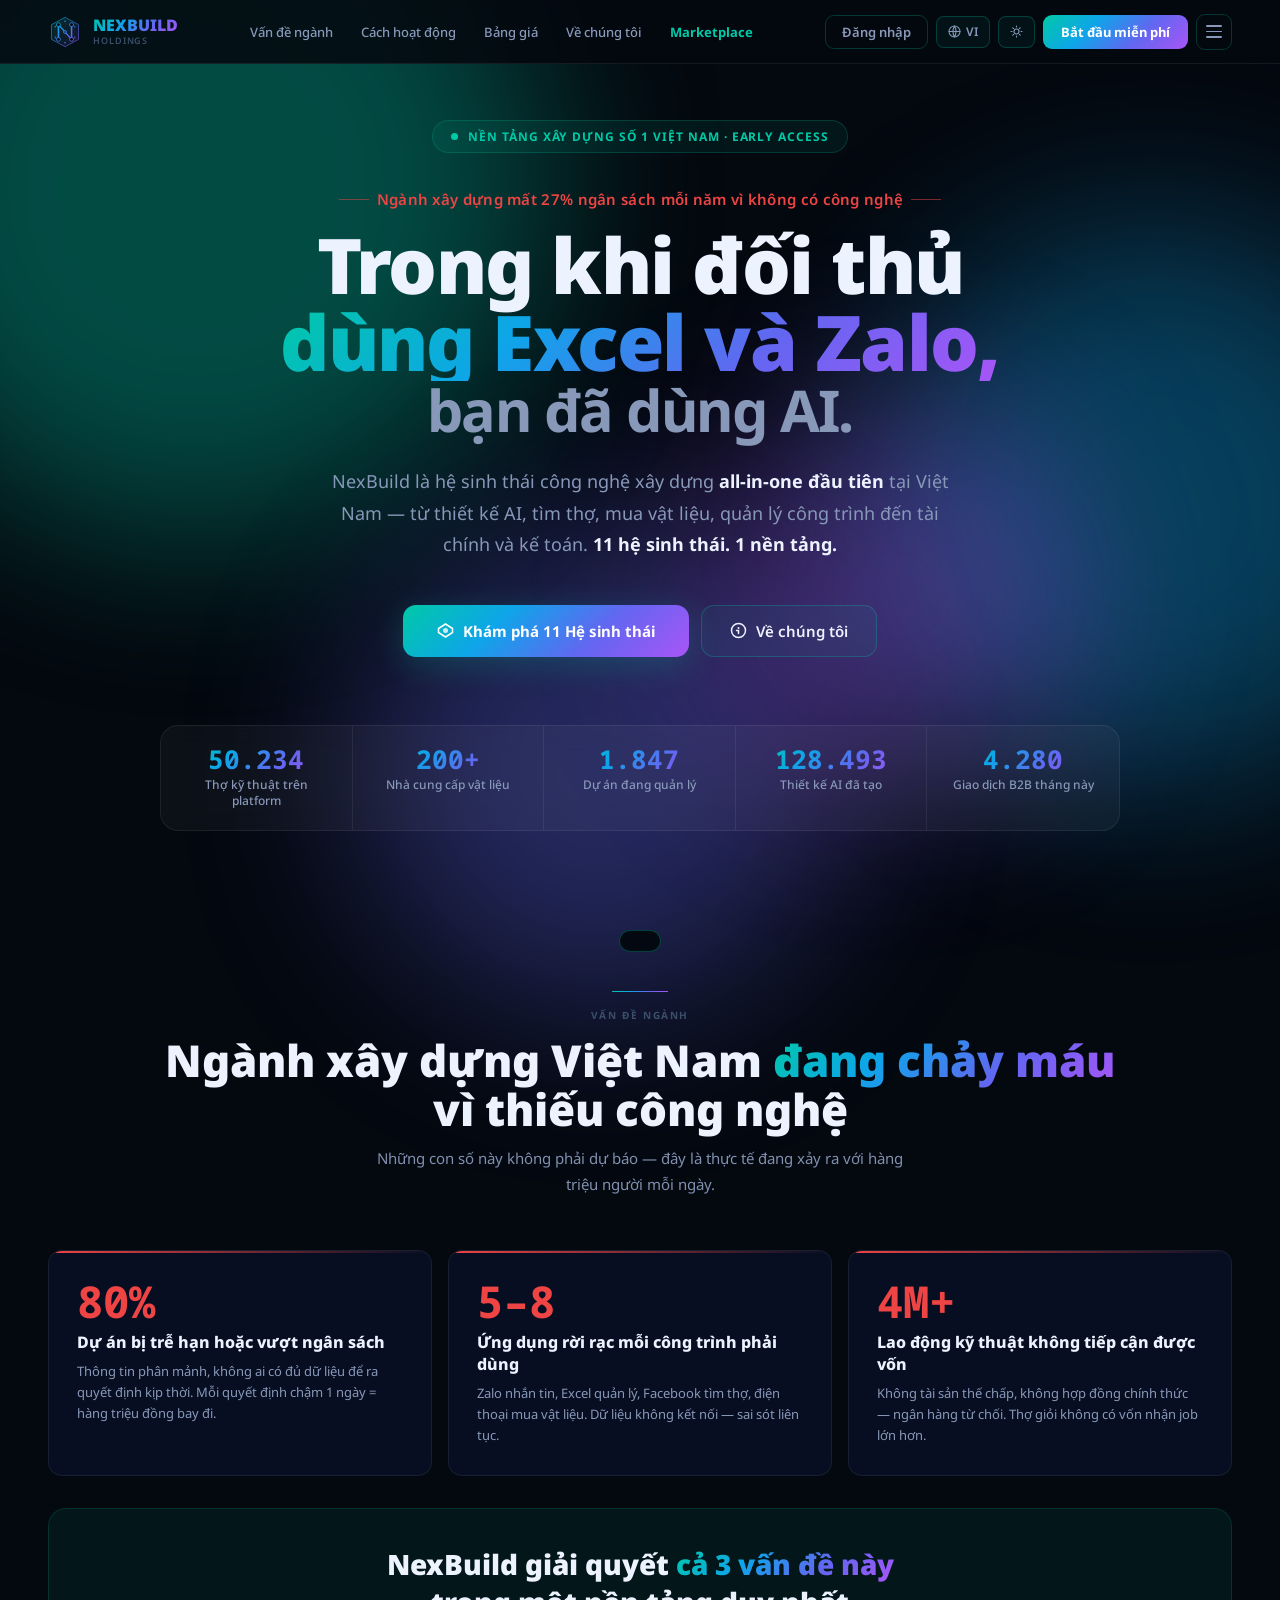
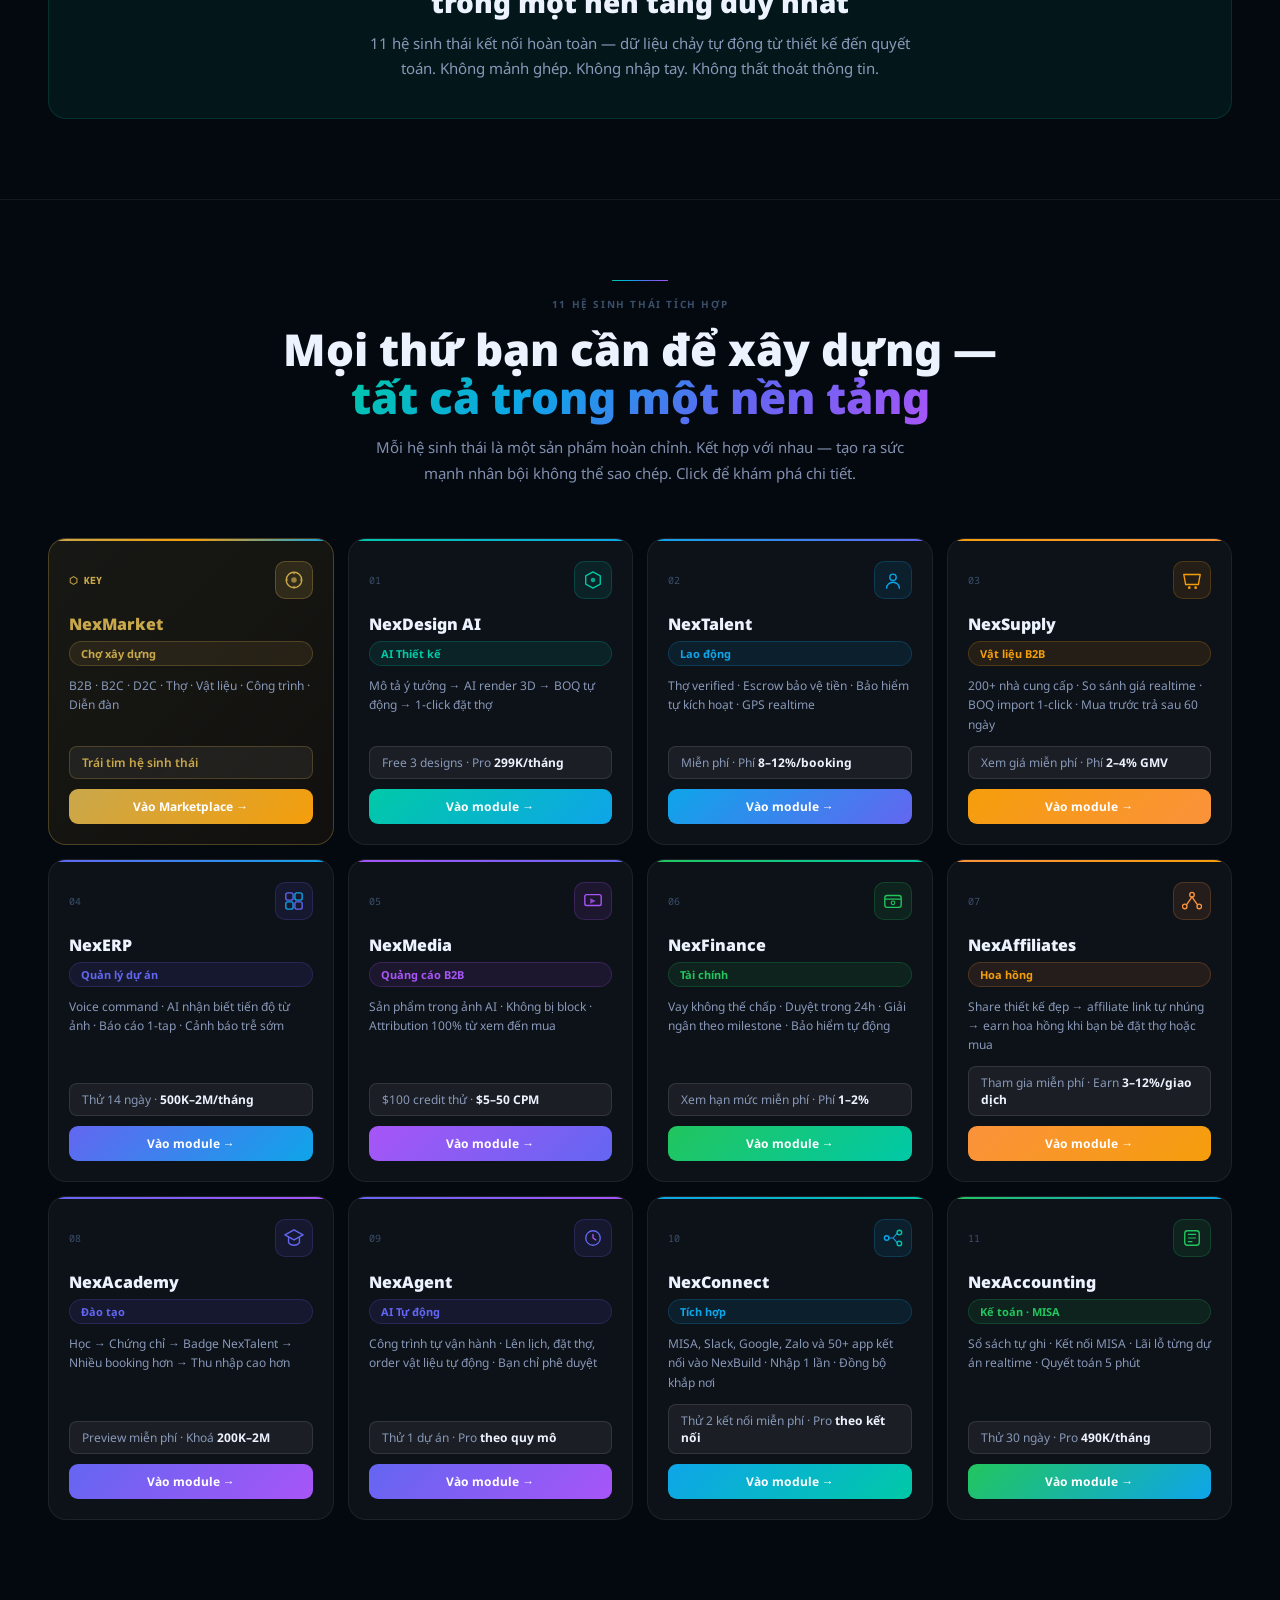
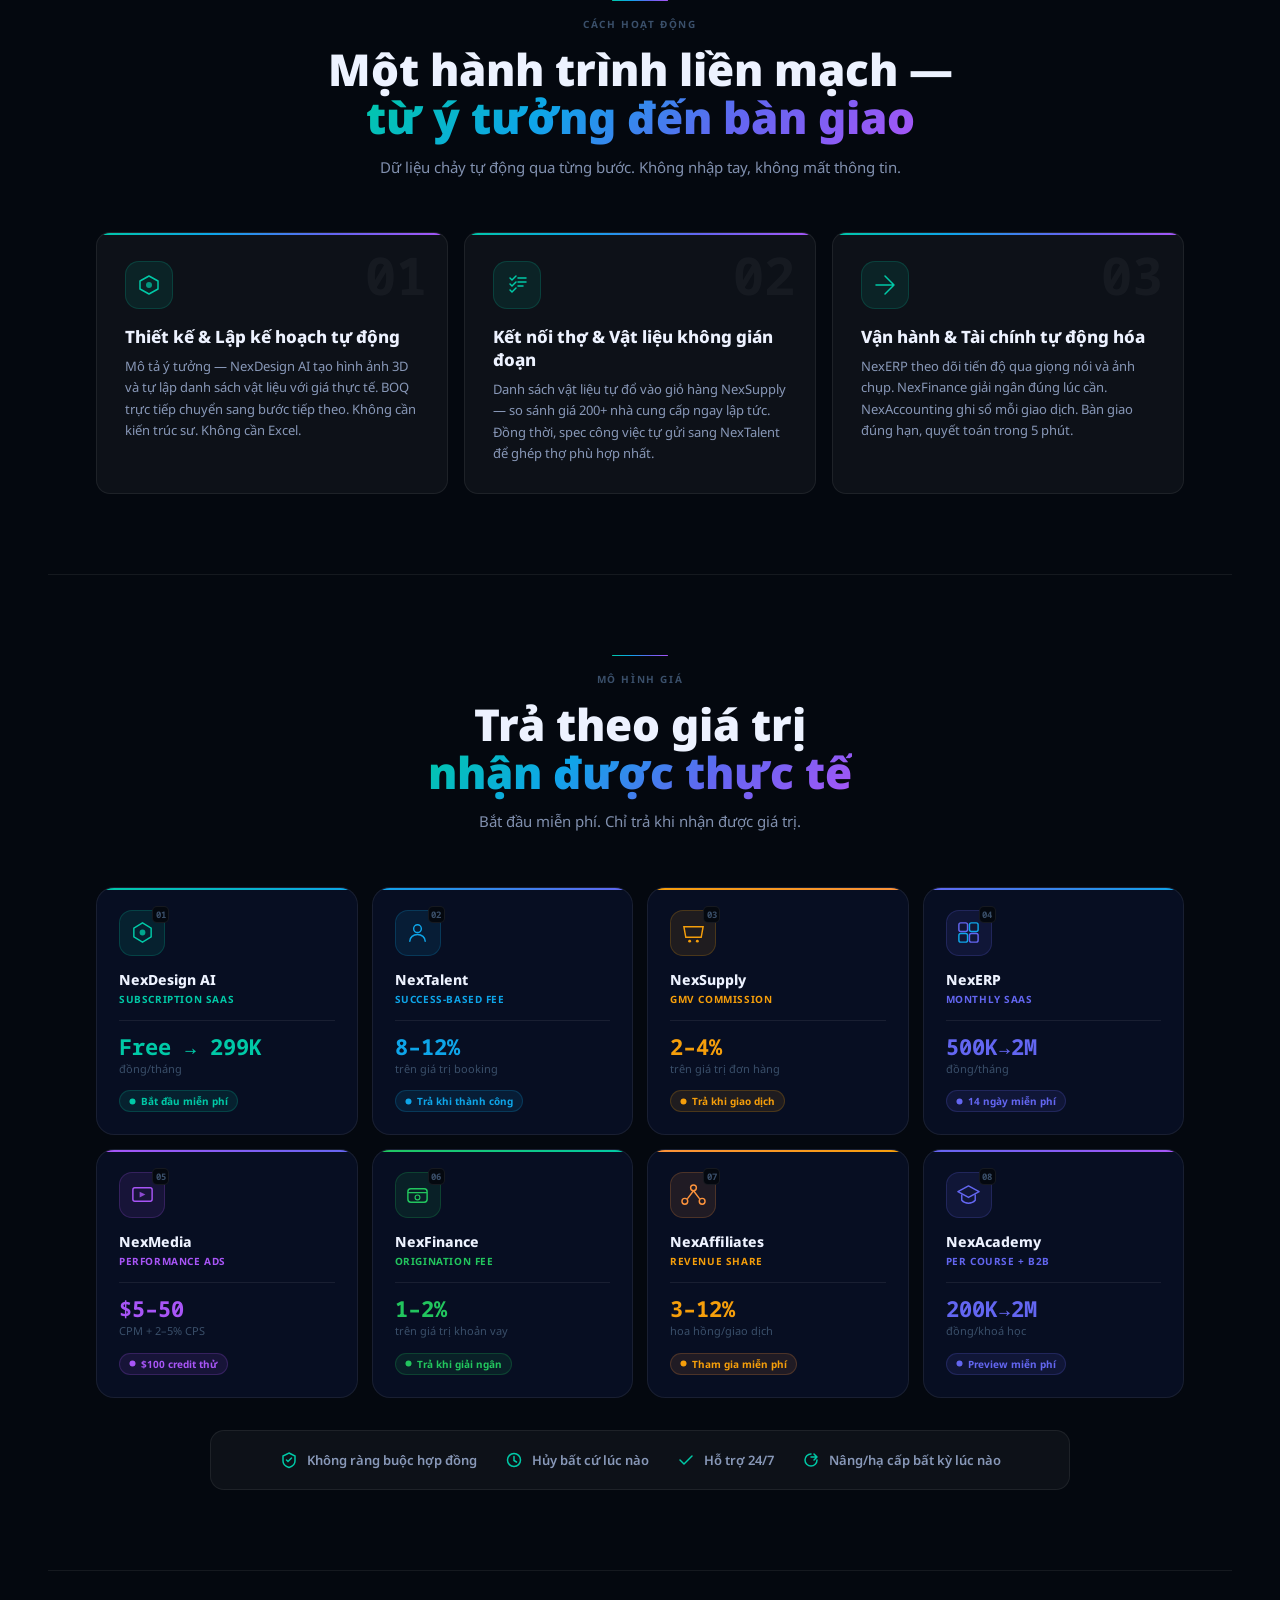
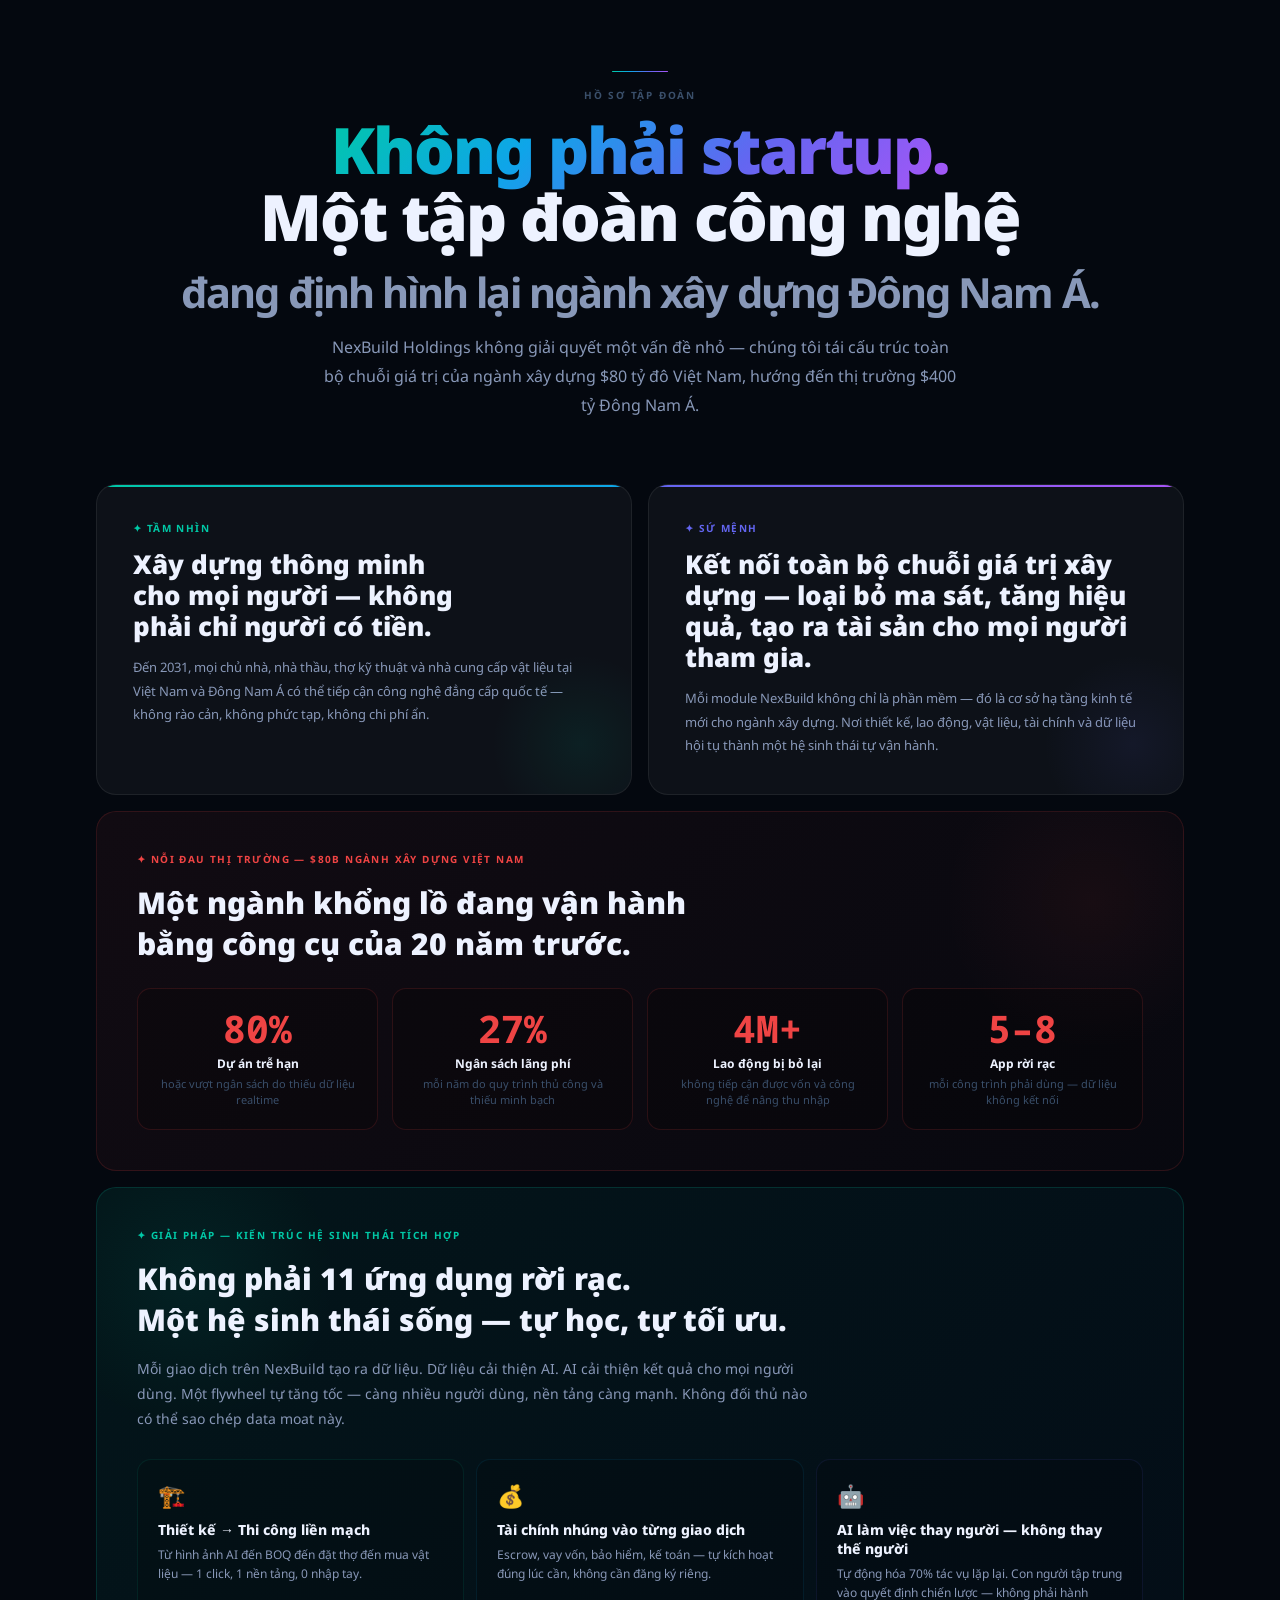
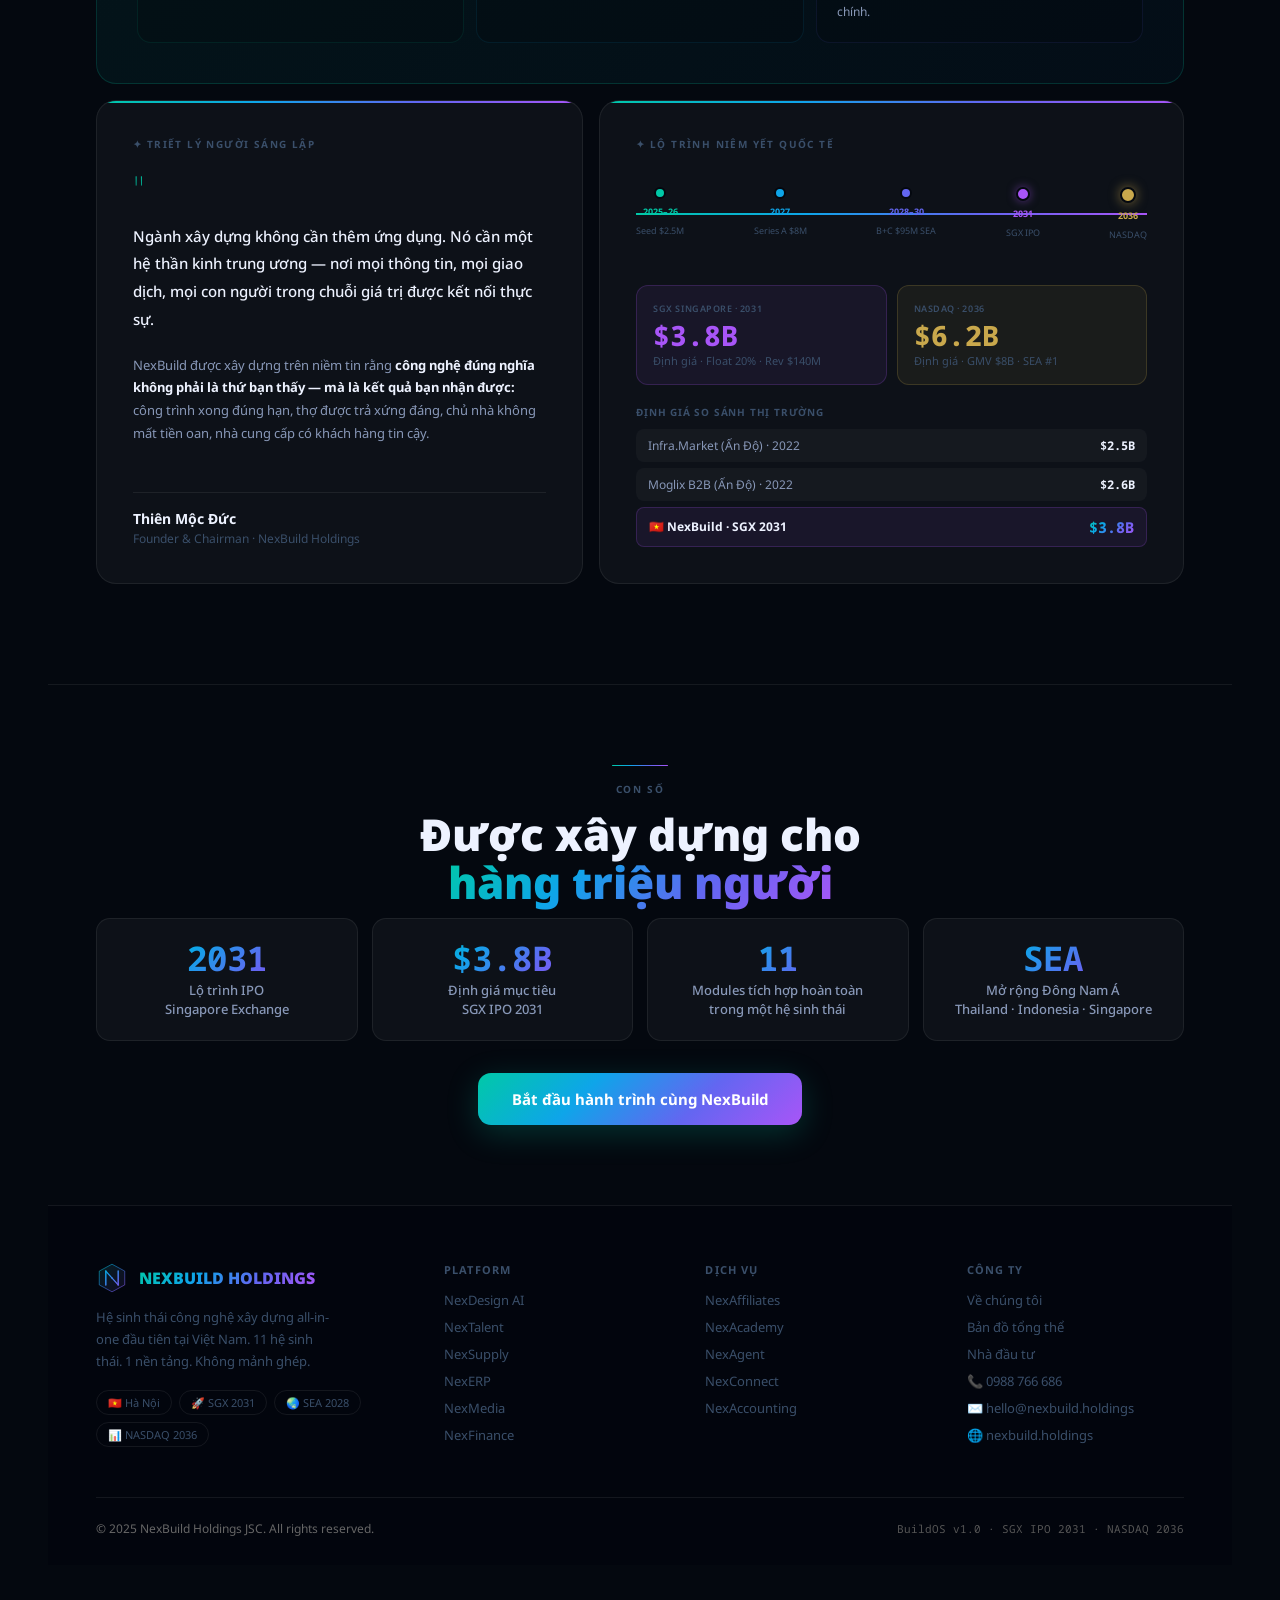
<file: public/index.html>
<!DOCTYPE html>
<html lang="vi" data-theme="dark">
<head>
<meta charset="UTF-8">
<meta name="viewport" content="width=device-width, initial-scale=1.0">
<title>NexBuild Holdings — Hệ sinh thái xây dựng thông minh</title>
<link href="https://fonts.googleapis.com/css2?family=Noto+Sans:ital,wght@0,300;0,400;0,500;0,600;0,700;0,900&family=Noto+Sans+Mono:wght@400;600&display=swap" rel="stylesheet">
<style>
*{margin:0;padding:0;box-sizing:border-box}

/* ── DARK THEME ── */
[data-theme="dark"]{
  --bg0:#04080F;--bg1:#080F1C;--bg2:#0D1828;--bg3:#132034;
  --text:#EDF2FF;--text2:#8898B8;--text3:#3A4F6A;
  --bdr:rgba(255,255,255,.07);--bdr2:rgba(0,201,167,.25);
  --sur:rgba(255,255,255,.04);--sur2:rgba(0,201,167,.06);
  --card-bg:rgba(255,255,255,.04);--card-bdr:rgba(255,255,255,.07);
  --hdr-bg:rgba(4,8,15,.85);--orb-op:.35;
  --prob-bg:rgba(8,16,36,.92);--bridge-bg:rgba(0,201,167,.08);
  --px-bg:rgba(8,16,36,.92);--footer-bg:rgba(3,6,14,.98);
}

/* ── LIGHT THEME ── */
[data-theme="light"]{
  --bg0:#F8F9FF;--bg1:#FFFFFF;--bg2:#EFF1FF;--bg3:#E4E7FF;
  --text:#0A1020;--text2:#2A3A55;--text3:#6A7A95;
  --bdr:rgba(99,102,241,.12);--bdr2:rgba(99,102,241,.2);
  --sur:rgba(255,255,255,.7);--sur2:rgba(255,255,255,.92);
  --card-bg:rgba(255,255,255,.92);--card-bdr:rgba(99,102,241,.13);
  --hdr-bg:rgba(255,255,255,.82);--orb-op:.18;
  --prob-bg:rgba(255,255,255,.92);--bridge-bg:rgba(0,201,167,.08);
  --px-bg:rgba(255,255,255,.9);--footer-bg:rgba(8,15,28,.97);
}

:root{
  --c1:#00C9A7;--c2:#0EA5E9;--indigo:#6366F1;--violet:#A855F7;
  --gold:#C9A84C;--red:#EF4444;--green:#22C55E;--amber:#F59E0B;
  --grad:linear-gradient(135deg,#00C9A7,#0EA5E9,#6366F1,#A855F7);
  --r:14px;--tr:.22s cubic-bezier(.4,0,.2,1);
}

html{scroll-behavior:smooth}
html{overflow-y:auto}
body{font-family:"Noto Sans",sans-serif;background:var(--bg0);color:var(--text);-webkit-font-smoothing:antialiased;overflow-x:hidden;overflow-y:auto;transition:background .35s,color .35s;position:relative}




.orb{position:fixed;border-radius:50%;filter:blur(90px);pointer-events:none;z-index:0;animation:drift 14s ease-in-out infinite alternate;opacity:var(--orb-op)}
.o1{width:700px;height:700px;background:#00C9A7;top:-18%;left:-12%;animation-delay:0s}
.o2{width:560px;height:560px;background:#0EA5E9;top:25%;right:-12%;animation-delay:-4s}
.o3{width:480px;height:480px;background:#6366F1;bottom:-12%;left:28%;animation-delay:-8s}
.o4{width:380px;height:380px;background:#A855F7;top:45%;left:55%;animation-delay:-11s}
@keyframes drift{0%{transform:translate(0,0) scale(1)}40%{transform:translate(28px,-38px) scale(1.07)}70%{transform:translate(-18px,26px) scale(.94)}100%{transform:translate(12px,18px) scale(1.04)}}

/* ── HEADER ── */
.hdr{position:fixed;top:0;left:0;right:0;z-index:200;display:flex;align-items:center;justify-content:space-between;padding:0 48px;height:64px;background:var(--hdr-bg);backdrop-filter:blur(28px);border-bottom:1px solid var(--bdr);transition:all .3s}
.hdr.scrolled{box-shadow:0 4px 30px rgba(0,0,0,.2)}
.logo{display:flex;align-items:center;gap:11px;text-decoration:none;cursor:pointer;flex-shrink:0}
.logo-txt{display:flex;flex-direction:column}
.logo-main{font-size:16px;font-weight:900;line-height:1;background:var(--grad);-webkit-background-clip:text;-webkit-text-fill-color:transparent;background-clip:text}
.logo-sub{font-size:9px;font-weight:600;color:var(--text3);letter-spacing:.1em;text-transform:uppercase;margin-top:1px}
.hdr-nav{display:flex;align-items:center;gap:2px;flex:1;justify-content:center}
.nav-a{height:32px;padding:0 13px;border-radius:8px;font-size:13px;font-weight:500;color:var(--text2);cursor:pointer;transition:all var(--tr);background:transparent;border:none;font-family:"Noto Sans",sans-serif;text-decoration:none;display:flex;align-items:center;white-space:nowrap}
.nav-a:hover{color:var(--text);background:var(--sur2)}
.hdr-tools{display:flex;align-items:center;gap:8px;flex-shrink:0;min-width:0}

/* Lang + Theme buttons */
.tool-btn{height:32px;padding:0 11px;border-radius:8px;font-size:12px;font-weight:600;cursor:pointer;background:var(--sur2);border:1px solid var(--bdr2);color:var(--text2);font-family:"Noto Sans",sans-serif;transition:all var(--tr);display:flex;align-items:center;gap:5px;white-space:nowrap}
.tool-btn:hover{border-color:var(--c1);color:var(--c1)}
.btn-cta{height:34px;padding:0 18px;border-radius:9px;font-size:13px;font-weight:700;cursor:pointer;background:var(--grad);border:none;color:#fff;font-family:"Noto Sans",sans-serif;transition:opacity var(--tr)}
.btn-cta:hover{opacity:.85}

/* Lang dropdown */
.lang-wrap{position:relative}
.lang-menu{position:absolute;top:calc(100% + 8px);right:0;background:var(--bg1);border:1px solid var(--bdr2);border-radius:14px;padding:8px;width:260px;max-height:340px;overflow-y:auto;overflow-x:hidden;display:none;z-index:9999;box-shadow:0 16px 48px rgba(0,0,0,.5);grid-template-columns:1fr 1fr;gap:3px}
.lang-menu.open{display:grid}
.lang-menu::-webkit-scrollbar{width:4px}
.lang-menu::-webkit-scrollbar-track{background:transparent}
.lang-menu::-webkit-scrollbar-thumb{background:rgba(0,201,167,.3);border-radius:2px}
.lang-opt{padding:7px 10px;border-radius:8px;font-size:12px;font-weight:500;color:var(--text2);cursor:pointer;transition:all var(--tr)}
.lang-opt:hover,.lang-opt.on{background:var(--sur2);color:var(--text)}

/* ── LAYOUT ── */
.z10{position:relative;z-index:10}
.wrap{max-width:1280px;margin:0 auto;padding:0 48px}
.sec{padding:80px 0;border-bottom:1px solid var(--bdr)}
.sec-tag{font-size:10px;font-weight:700;color:var(--text3);letter-spacing:.16em;text-transform:uppercase;text-align:center;margin-bottom:14px}
.sec-h{font-size:clamp(24px,3.5vw,44px);font-weight:900;text-align:center;line-height:1.1;margin-bottom:12px}
.sec-h em{font-style:normal;background:var(--grad);-webkit-background-clip:text;-webkit-text-fill-color:transparent;background-clip:text}
.sec-sub{font-size:15px;color:var(--text2);text-align:center;max-width:540px;margin:0 auto 52px;line-height:1.75;opacity:.95}
.gradline{height:1px;width:56px;background:var(--grad);margin:0 auto 16px;border-radius:1px}

/* ── HERO ── */
.hero{min-height:100vh;display:flex;flex-direction:column;align-items:center;justify-content:center;text-align:center;padding:120px 48px 80px;position:relative;z-index:10}
.hero-badge{display:inline-flex;align-items:center;gap:10px;background:rgba(0,201,167,.08);border:1px solid rgba(0,201,167,.2);padding:7px 18px;border-radius:30px;margin-bottom:36px;animation:fadeup .8s ease both}
.bdot{width:7px;height:7px;border-radius:50%;background:var(--c1);animation:pl 2s infinite}
@keyframes pl{0%,100%{opacity:1}50%{opacity:.4}}
.hero-badge span{font-size:12px;font-weight:700;color:var(--c1);letter-spacing:.08em;text-transform:uppercase}
.hero-hook{font-size:clamp(13px,1.4vw,15px);font-weight:600;color:var(--red);letter-spacing:.02em;margin-bottom:18px;animation:fadeup .8s .05s ease both;display:flex;align-items:center;justify-content:center;gap:8px}
.hero-hook::before,.hero-hook::after{content:"";width:30px;height:1px;background:var(--red);opacity:.5}
.hero-title{font-size:clamp(38px,6vw,82px);font-weight:900;line-height:1.0;margin-bottom:28px;animation:fadeup .9s .1s ease both;letter-spacing:-.02em}
.hero-title .line-grad{background:var(--grad);-webkit-background-clip:text;-webkit-text-fill-color:transparent;background-clip:text;display:block}
.hero-title .line-white{color:var(--text);display:block}
.hero-title .line-dim{color:var(--text2);display:block;font-size:.75em;font-weight:700}
.hero-sub{font-size:clamp(15px,1.6vw,18px);color:var(--text2);max-width:640px;line-height:1.75;margin-bottom:44px;animation:fadeup 1s .2s ease both}
.hero-sub strong{color:var(--text)}
.hero-ctas{display:flex;gap:12px;justify-content:center;flex-wrap:wrap;margin-bottom:68px;animation:fadeup 1s .3s ease both}
.h-btn-pri{height:52px;padding:0 34px;border-radius:13px;background:var(--grad);border:none;color:#fff;font-size:15px;font-weight:700;cursor:pointer;font-family:"Noto Sans",sans-serif;box-shadow:0 8px 32px rgba(0,201,167,.22);transition:all var(--tr);display:flex;align-items:center;gap:9px}
.h-btn-pri:hover{transform:translateY(-2px);box-shadow:0 14px 44px rgba(0,201,167,.32)}
.h-btn-sec{height:52px;padding:0 28px;border-radius:13px;background:var(--sur2);border:1px solid var(--bdr2);color:var(--text);font-size:15px;font-weight:600;cursor:pointer;font-family:"Noto Sans",sans-serif;transition:all var(--tr);display:flex;align-items:center;gap:9px}
.h-btn-sec:hover{background:var(--sur);border-color:rgba(255,255,255,.2)}
@keyframes fadeup{from{opacity:0;transform:translateY(22px)}to{opacity:1;transform:translateY(0)}}

/* Stats bar */
.stats-wrap{width:100%;max-width:960px;border:1px solid var(--bdr);border-radius:18px;background:var(--sur);backdrop-filter:blur(12px);overflow:hidden;display:grid;grid-template-columns:repeat(5,1fr);animation:fadeup 1s .4s ease both}
.stat{padding:20px 18px;text-align:center;border-right:1px solid var(--bdr)}
.stat:last-child{border-right:none}
.stat-v{font-family:"Noto Sans Mono",monospace;font-size:26px;font-weight:700;background:var(--grad);-webkit-background-clip:text;-webkit-text-fill-color:transparent;background-clip:text;line-height:1;margin-bottom:5px}
.stat-l{font-size:12px;color:var(--text2);font-weight:500;line-height:1.4}

/* ── PROBLEM ── */
.prob-grid{display:grid;grid-template-columns:repeat(3,1fr);gap:16px}
.prob-card{background:var(--prob-bg);border:1px solid var(--bdr);border-radius:var(--r);padding:28px;position:relative;overflow:hidden;transition:all var(--tr)}
.prob-card:hover{border-color:rgba(239,68,68,.3);transform:translateY(-3px)}
.prob-card::before{content:"";position:absolute;top:0;left:0;right:0;height:2px;background:linear-gradient(90deg,var(--red),transparent)}
.prob-stat{font-family:"Noto Sans Mono",monospace;font-size:44px;font-weight:700;color:var(--red);line-height:1;margin-bottom:8px}
.prob-title{font-weight:800;font-size:16px;margin-bottom:8px}
.prob-desc{font-size:13px;color:var(--text2);line-height:1.65}
.bridge{background:var(--bridge-bg);border:1px solid rgba(0,201,167,.15);border-radius:18px;padding:36px;text-align:center;margin-top:32px}
.bridge-title{font-size:clamp(18px,2.5vw,28px);font-weight:900;margin-bottom:10px}
.bridge-title em{font-style:normal;background:var(--grad);-webkit-background-clip:text;-webkit-text-fill-color:transparent;background-clip:text}
.bridge-sub{font-size:15px;color:var(--text2);max-width:540px;margin:0 auto;line-height:1.7}

/* ── 11 MODULES ── */
.mod-grid{display:grid;grid-template-columns:repeat(4,1fr);gap:14px}
.mc{background:var(--card-bg);border:1px solid var(--card-bdr);border-radius:18px;overflow:hidden;cursor:pointer;transition:all .3s cubic-bezier(.4,0,.2,1);text-decoration:none;color:inherit;display:flex;flex-direction:column;position:relative}
.mc:hover{transform:translateY(-5px);box-shadow:0 18px 50px rgba(0,0,0,.35)}
.mc-strip{height:2px;flex-shrink:0}
.mc-body{padding:20px;flex:1;display:flex;flex-direction:column}
.mc-top{display:flex;align-items:center;justify-content:space-between;margin-bottom:14px}
.mc-num{font-family:"Noto Sans Mono",monospace;font-size:10px;color:var(--text3)}
.mc-ico{width:38px;height:38px;border-radius:10px;display:flex;align-items:center;justify-content:center;flex-shrink:0}
.mc-ico svg{width:20px;height:20px}
.mc-name{font-weight:900;font-size:16px;margin-bottom:6px;color:var(--text)}
.mc-sub{font-size:12px;color:var(--text2);margin-bottom:12px;line-height:1.6;flex:1}
.mc-tag{display:inline-flex;align-items:center;padding:4px 11px;border-radius:14px;font-size:11px;font-weight:700;margin-bottom:10px}
.mc-price{font-size:12px;color:var(--text2);padding:7px 12px;background:rgba(255,255,255,.06);border:1px solid rgba(255,255,255,.1);border-radius:8px;margin-bottom:10px}
.mc-price strong{font-weight:700;color:var(--text)}
.mc-cta{width:100%;padding:9px;border-radius:9px;font-size:12px;font-weight:700;text-align:center;color:#fff;border:none;cursor:pointer;font-family:"Noto Sans",sans-serif;transition:opacity var(--tr)}
.mc-cta:hover{opacity:.85}
.mc.eco-active{border-color:var(--c1);box-shadow:0 0 0 2px rgba(0,201,167,.3),0 18px 50px rgba(0,0,0,.3)}

/* ── ECOSYSTEM PANEL ── */
.eco-overlay{position:fixed;inset:0;z-index:299;background:rgba(0,0,0,.5);opacity:0;pointer-events:none;transition:opacity .35s;backdrop-filter:blur(4px)}
.eco-overlay.open{opacity:1;pointer-events:all}
.eco-panel{position:fixed;top:0;right:-520px;width:520px;height:100vh;z-index:300;background:var(--bg1);border-left:1px solid var(--bdr2);overflow-y:auto;transition:right .4s cubic-bezier(.4,0,.2,1);display:flex;flex-direction:column}
.eco-panel.open{right:0}
.eco-header{padding:24px 28px 20px;border-bottom:1px solid var(--bdr);flex-shrink:0;display:flex;align-items:flex-start;gap:16px}
.eco-ico{width:52px;height:52px;border-radius:14px;display:flex;align-items:center;justify-content:center;flex-shrink:0}
.eco-ico svg{width:28px;height:28px}
.eco-title{flex:1}
.eco-name{font-size:22px;font-weight:900;margin-bottom:4px}
.eco-model{font-size:12px;font-weight:600;letter-spacing:.08em;text-transform:uppercase;color:var(--text3)}
.eco-close{width:36px;height:36px;border-radius:10px;border:1px solid var(--bdr);background:transparent;color:var(--text2);cursor:pointer;font-size:18px;display:flex;align-items:center;justify-content:center;flex-shrink:0;transition:all var(--tr)}
.eco-close:hover{border-color:var(--red);color:var(--red)}
.eco-body{padding:24px 28px 40px;flex:1}
.eco-hook{font-size:16px;font-weight:700;line-height:1.5;margin-bottom:6px}
.eco-desc{font-size:13px;color:var(--text2);line-height:1.7;margin-bottom:20px}
.eco-label{font-size:10px;font-weight:700;letter-spacing:.12em;text-transform:uppercase;margin-bottom:10px}
.eco-pain{display:flex;flex-direction:column;gap:8px;margin-bottom:20px}
.ep{background:var(--bg2);border:1px solid var(--bdr);border-radius:10px;padding:13px 14px}
.ep-before{font-size:10px;font-weight:700;color:var(--red);margin-bottom:4px;letter-spacing:.06em}
.ep-q{font-size:13px;font-weight:600;color:var(--text);margin-bottom:6px;line-height:1.4}
.ep-after{font-size:10px;font-weight:700;color:var(--c1);margin-bottom:3px;letter-spacing:.06em}
.ep-a{font-size:12px;color:var(--text2);line-height:1.5}
.eco-results{display:grid;grid-template-columns:repeat(3,1fr);gap:8px;margin-bottom:24px}
.er{background:var(--bg2);border:1px solid var(--bdr);border-radius:10px;padding:14px;text-align:center;position:relative;overflow:hidden}
.er::before{content:"";position:absolute;top:0;left:0;right:0;height:2px;background:var(--grad)}
.er-ico{font-size:22px;margin-bottom:6px}
.er-title{font-size:12px;font-weight:700;margin-bottom:3px}
.er-kpi{font-size:11px;color:var(--c1);font-family:"Noto Sans Mono",monospace;font-weight:700}
.eco-actions{display:flex;gap:10px}
.eco-btn-pri{flex:1;height:42px;border-radius:10px;background:var(--grad);border:none;color:#fff;font-size:13px;font-weight:700;cursor:pointer;font-family:"Noto Sans",sans-serif;transition:opacity var(--tr)}
.eco-btn-pri:hover{opacity:.85}
.eco-btn-sec{height:42px;padding:0 18px;border-radius:10px;background:var(--sur2);border:1px solid var(--bdr2);color:var(--text);font-size:13px;font-weight:600;cursor:pointer;font-family:"Noto Sans",sans-serif;transition:all var(--tr)}
.eco-btn-sec:hover{border-color:var(--c1);color:var(--c1)}

/* ── HOW ── */
.how-cards{display:grid;grid-template-columns:repeat(3,1fr);gap:16px}
.hw{background:var(--card-bg);border:1px solid var(--card-bdr);border-radius:var(--r);padding:28px;position:relative;overflow:hidden}
.hw::before{content:"";position:absolute;top:0;left:0;right:0;height:2px;background:var(--grad)}
.hw-n{position:absolute;top:16px;right:20px;font-family:"Noto Sans Mono",monospace;font-size:52px;font-weight:700;color:var(--text);opacity:.04;line-height:1}
.hw-ico{width:48px;height:48px;border-radius:14px;background:rgba(0,201,167,.1);border:1px solid rgba(0,201,167,.18);display:flex;align-items:center;justify-content:center;margin-bottom:16px}
.hw-ico svg{width:24px;height:24px}
.hw-title{font-weight:800;font-size:17px;margin-bottom:8px}
.hw-desc{font-size:13px;color:var(--text2);line-height:1.65}

/* ── PRICING ── */
.px-grid{display:grid;grid-template-columns:repeat(4,1fr);gap:14px}
.px-card{position:relative;background:var(--px-bg);border:1px solid var(--card-bdr);border-radius:18px;padding:22px;overflow:hidden;transition:all .3s}
.px-card:hover{transform:translateY(-4px);box-shadow:0 16px 48px rgba(0,0,0,.3)}
.px-strip{position:absolute;top:0;left:0;right:0;height:2px}
.px-ico{width:46px;height:46px;border-radius:13px;display:flex;align-items:center;justify-content:center;margin-bottom:14px;position:relative}
.px-ico svg{width:25px;height:25px}
.px-num{position:absolute;top:-5px;right:-5px;width:17px;height:17px;border-radius:5px;background:var(--bg0);font-family:"Noto Sans Mono",monospace;font-size:9px;font-weight:700;display:flex;align-items:center;justify-content:center;color:var(--text3);border:1px solid var(--bdr)}
.px-name{font-weight:800;font-size:14px;margin-bottom:3px}
.px-model{font-size:10px;font-weight:700;letter-spacing:.06em;text-transform:uppercase;margin-bottom:14px}
.px-divider{height:1px;background:var(--bdr);margin-bottom:14px}
.px-price{font-family:"Noto Sans Mono",monospace;font-size:22px;font-weight:700;line-height:1;margin-bottom:4px}
.px-unit{font-size:11px;color:var(--text3);line-height:1.5}
.px-tag{display:inline-flex;align-items:center;gap:5px;margin-top:13px;padding:3px 9px;border-radius:18px;font-size:10px;font-weight:700}

/* ── ABOUT ── */
.about-grid{display:grid;grid-template-columns:1fr 1fr;gap:32px;align-items:start}
.ab-left{}
.ab-vision{font-size:clamp(20px,2.5vw,30px);font-weight:900;line-height:1.2;margin-bottom:16px}
.ab-vision em{font-style:normal;background:var(--grad);-webkit-background-clip:text;-webkit-text-fill-color:transparent;background-clip:text}
.ab-body{font-size:15px;color:var(--text2);line-height:1.8;margin-bottom:24px}
.ab-values{display:flex;flex-direction:column;gap:12px;margin-bottom:28px}
.ab-val{display:flex;gap:14px;align-items:flex-start;padding:16px;background:var(--sur2);border:1px solid var(--bdr);border-radius:12px}
.ab-val-ico{width:36px;height:36px;border-radius:10px;display:flex;align-items:center;justify-content:center;flex-shrink:0;font-size:18px}
.ab-val-title{font-weight:700;font-size:14px;margin-bottom:3px}
.ab-val-desc{font-size:12px;color:var(--text2);line-height:1.5}
.ipo-track{background:var(--sur2);border:1px solid var(--bdr);border-radius:16px;padding:28px}
.ipo-title{font-size:12px;font-weight:700;color:var(--text3);letter-spacing:.1em;text-transform:uppercase;margin-bottom:20px}
.ipo-line-wrap{position:relative;padding:20px 0;margin-bottom:20px}
.ipo-bar{position:absolute;top:50%;left:0;right:0;height:2px;background:var(--grad);transform:translateY(-50%);border-radius:1px}
.ipo-nodes{display:flex;justify-content:space-between;position:relative;z-index:2}
.ipo-node{display:flex;flex-direction:column;align-items:center;gap:8px}
.ipo-dot{width:14px;height:14px;border-radius:50%;border:3px solid var(--bg0);flex-shrink:0}
.ipo-year{font-family:"Noto Sans Mono",monospace;font-size:10px;font-weight:700;color:var(--text2)}
.ipo-lbl{font-size:11px;font-weight:700;text-align:center;line-height:1.3;max-width:80px}
.ipo-val{font-family:"Noto Sans Mono",monospace;font-size:12px;font-weight:700}
.founder-note{font-size:14px;color:var(--text2);line-height:1.75;font-style:italic;padding:20px;background:var(--bridge-bg);border:1px solid rgba(0,201,167,.15);border-radius:12px;margin-top:20px}
.founder-note strong{color:var(--text);font-style:normal}

/* ── TRUST ── */
.trust-grid{display:grid;grid-template-columns:repeat(4,1fr);gap:14px}
.tr{background:var(--card-bg);border:1px solid var(--card-bdr);border-radius:var(--r);padding:22px;text-align:center}
.tr-v{font-family:"Noto Sans Mono",monospace;font-size:34px;font-weight:700;background:var(--grad);-webkit-background-clip:text;-webkit-text-fill-color:transparent;background-clip:text;margin-bottom:6px;line-height:1}
.tr-l{font-size:13px;color:var(--text2);font-weight:500;line-height:1.4}
.gbar{display:flex;gap:28px;justify-content:center;flex-wrap:wrap;padding:20px 28px;background:var(--sur);border:1px solid var(--bdr);border-radius:14px;max-width:860px;margin:32px auto 0}
.gb-item{display:flex;align-items:center;gap:9px;font-size:13px;font-weight:600;color:var(--text2)}

/* ── FOOTER ── */
.footer{padding:56px 0 28px;background:var(--footer-bg);border-top:1px solid var(--bdr);position:relative;z-index:10}
.footer-inner{display:grid;grid-template-columns:1.4fr 1fr 1fr 1fr;gap:44px;margin-bottom:44px}
.ft-desc{font-size:13px;color:var(--text3);line-height:1.7;max-width:240px;margin:12px 0 18px}
.ft-tags{display:flex;gap:7px;flex-wrap:wrap}
.ftag{padding:4px 11px;border-radius:14px;border:1px solid var(--bdr);font-size:11px;color:var(--text3)}
.ft-col h4{font-size:11px;font-weight:700;color:var(--text3);letter-spacing:.1em;text-transform:uppercase;margin-bottom:14px}
.ft-col a{display:block;font-size:13px;color:var(--text3);text-decoration:none;margin-bottom:9px;transition:color var(--tr)}
[data-theme="light"] .ft-col a,[data-theme="light"] .ft-desc,[data-theme="light"] .ftag{color:#ccc}
[data-theme="light"] .ft-col h4{color:#888}
.ft-col a:hover{color:var(--c1)}
.footer-bottom{display:flex;align-items:center;justify-content:space-between;border-top:1px solid rgba(255,255,255,.07);padding-top:22px;flex-wrap:wrap;gap:12px}
.footer-bottom span{font-size:12px;color:#666}

/* Toast */
#toast{position:fixed;bottom:28px;left:50%;transform:translateX(-50%) translateY(80px);background:rgba(4,8,15,.96);border:1px solid rgba(0,201,167,.3);border-radius:12px;padding:10px 20px;font-size:13px;font-weight:600;color:var(--c1);transition:transform .35s cubic-bezier(.34,1.2,.64,1);z-index:999;pointer-events:none;white-space:nowrap}


/* ── ECOSYSTEM SECTION ── */
.eco-section{display:none;position:fixed;inset:0;z-index:600;background:var(--bg0);overflow-y:auto;animation:ecoFadeIn .3s ease}
.eco-section.open{display:block}
@keyframes ecoFadeIn{from{opacity:0;transform:translateY(20px)}to{opacity:1;transform:translateY(0)}}

/* Ecosystem header */
.eco-sec-hdr{position:sticky;top:0;z-index:10;height:56px;display:flex;align-items:center;justify-content:space-between;padding:0 48px;background:var(--hdr-bg);backdrop-filter:blur(24px);border-bottom:1px solid rgba(0,201,167,.2)}
.eco-back-btn{display:flex;align-items:center;gap:8px;font-size:13px;font-weight:600;color:var(--text2);cursor:pointer;padding:6px 14px;border-radius:9px;border:1px solid var(--bdr);background:transparent;font-family:"Noto Sans",sans-serif;transition:all .2s}
.eco-back-btn:hover{border-color:var(--c1);color:var(--c1)}
.eco-hdr-title{font-size:14px;font-weight:700;background:var(--grad);-webkit-background-clip:text;-webkit-text-fill-color:transparent;background-clip:text}

/* Folder grid */
.eco-folders{padding:40px 48px;max-width:1280px;margin:0 auto}
.eco-folders-grid{display:grid;grid-template-columns:repeat(4,1fr);gap:14px}
.eco-folder{background:var(--card-bg);border:1px solid var(--card-bdr);border-radius:18px;padding:24px;cursor:pointer;transition:all .28s cubic-bezier(.4,0,.2,1);position:relative;overflow:hidden;display:flex;flex-direction:column;gap:12px}
.eco-folder:hover{transform:translateY(-5px);box-shadow:0 20px 50px rgba(0,0,0,.35)}
.eco-folder-strip{position:absolute;top:0;left:0;right:0;height:2px}
.eco-folder-num{font-family:"Noto Sans Mono",monospace;font-size:10px;color:var(--text3);font-weight:600}
.eco-folder-ico{width:44px;height:44px;border-radius:12px;display:flex;align-items:center;justify-content:center}
.eco-folder-ico svg{width:22px;height:22px}
.eco-folder-name{font-size:17px;font-weight:900;color:var(--text);line-height:1.1}
.eco-folder-tag{display:inline-flex;align-items:center;padding:3px 10px;border-radius:14px;font-size:10px;font-weight:700;width:fit-content}
.eco-folder-sub{font-size:12px;color:var(--text3);line-height:1.55;flex:1}
.eco-folder-arrow{font-size:18px;color:var(--text3);align-self:flex-end;transition:transform .2s}
.eco-folder:hover .eco-folder-arrow{transform:translateX(4px);color:var(--c1)}

/* Module detail page */
.eco-detail{display:none;padding:0 48px 80px;max-width:1280px;margin:0 auto;animation:ecoFadeIn .25s ease}
.eco-detail.open{display:block}
.eco-detail-hdr{padding:32px 0 24px;border-bottom:1px solid var(--bdr);margin-bottom:28px;display:flex;align-items:flex-start;gap:20px}
.eco-detail-ico{width:56px;height:56px;border-radius:16px;display:flex;align-items:center;justify-content:center;flex-shrink:0}
.eco-detail-ico svg{width:28px;height:28px}
.eco-detail-title-wrap{}
.eco-detail-name{font-size:28px;font-weight:900;margin-bottom:4px}
.eco-detail-model{font-size:13px;color:var(--text3);font-weight:600;letter-spacing:.06em}
.eco-detail-sub{font-size:14px;color:var(--text2);margin-top:6px;line-height:1.65;max-width:640px}

/* Reuse platform UI styles */
.kpi-g{display:grid;grid-template-columns:repeat(auto-fit,minmax(150px,1fr));gap:12px;margin-bottom:24px}
.kpi{padding:18px 16px;border-radius:var(--r);background:var(--card-bg);border:1px solid var(--card-bdr);transition:all .2s}
.kpi:hover{transform:translateY(-2px)}
.kpi.a{background:linear-gradient(135deg,rgba(0,201,167,.12),rgba(14,165,233,.08));border-color:rgba(0,201,167,.22)}
.kpi-l{font-size:10px;color:var(--text3);letter-spacing:.5px;text-transform:uppercase;margin-bottom:6px;font-weight:600}
.kpi-v{font-family:"Noto Sans Mono",monospace;font-size:26px;font-weight:700;letter-spacing:-1px;line-height:1}
.kpi-n{font-size:11px;color:var(--text3);margin-top:3px}
.g4{background:linear-gradient(135deg,#00C9A7,#0EA5E9);-webkit-background-clip:text;-webkit-text-fill-color:transparent;background-clip:text}
.g6{background:linear-gradient(135deg,#6366F1,#A855F7);-webkit-background-clip:text;-webkit-text-fill-color:transparent;background-clip:text}
.gall{background:var(--grad);-webkit-background-clip:text;-webkit-text-fill-color:transparent;background-clip:text}
.grid2{display:grid;grid-template-columns:1fr 1fr;gap:14px;margin-bottom:20px}
.grid3{display:grid;grid-template-columns:repeat(3,1fr);gap:12px;margin-bottom:20px}
.grid4{display:grid;grid-template-columns:repeat(4,1fr);gap:12px;margin-bottom:20px}
.card{background:var(--card-bg);border:1px solid var(--card-bdr);border-radius:var(--r);padding:20px;transition:all .2s}
.card:hover{box-shadow:0 4px 20px rgba(0,0,0,.2)}
.divider{height:1px;background:var(--bdr);margin:20px 0}
.bdg{font-size:10px;padding:3px 9px;border-radius:20px;border:1px solid;font-weight:600;display:inline-flex;align-items:center;gap:3px}
.b4{background:rgba(0,201,167,.1);color:#00C9A7;border-color:rgba(0,201,167,.3)}
.b5{background:rgba(14,165,233,.1);color:#0EA5E9;border-color:rgba(14,165,233,.3)}
.b6{background:rgba(99,102,241,.1);color:#6366F1;border-color:rgba(99,102,241,.3)}
.b7{background:rgba(168,85,247,.1);color:#A855F7;border-color:rgba(168,85,247,.3)}
.br{background:rgba(239,68,68,.1);color:#EF4444;border-color:rgba(239,68,68,.25)}
.bg{background:rgba(34,197,94,.1);color:#22C55E;border-color:rgba(34,197,94,.25)}
.bw{background:rgba(245,158,11,.1);color:#F59E0B;border-color:rgba(245,158,11,.25)}
[data-theme="light"] .b4{color:#00A88E}[data-theme="light"] .b5{color:#0284C7}
[data-theme="light"] .b6{color:#4F46E5}[data-theme="light"] .b7{color:#9333EA}
[data-theme="light"] .br{color:#DC2626}[data-theme="light"] .bg{color:#16A34A}
[data-theme="light"] .bw{color:#B45309}
.prog{height:5px;border-radius:3px;background:var(--bdr);overflow:hidden;margin-top:5px}
.prog-f{height:100%;border-radius:3px;background:var(--grad)}
.tbl-w{border-radius:var(--r);border:1px solid var(--card-bdr);overflow:hidden;margin-bottom:18px}
table{width:100%;border-collapse:collapse;font-size:13px}
thead th{padding:10px 14px;font-size:10px;letter-spacing:1px;text-transform:uppercase;font-weight:600;color:var(--text3);background:var(--bg2);text-align:left;white-space:nowrap}
tbody td{padding:11px 14px;border-top:1px solid var(--bdr);color:var(--text);vertical-align:middle}
tbody tr:hover td{background:var(--bg2)}
.td-g{color:#00C9A7;font-weight:600}
.td-r{color:#EF4444;font-weight:600}
.tl{position:relative;padding-left:24px;margin-bottom:20px}
.tl::before{content:"";position:absolute;left:5px;top:4px;bottom:4px;width:2px;background:var(--bdr)}
.tl-i{position:relative;margin-bottom:20px}
.tl-d{position:absolute;left:-24px;top:3px;width:12px;height:12px;border-radius:50%;border:2px solid var(--bg0)}
.tl-d.c4{background:#00C9A7;box-shadow:0 0 0 3px rgba(0,201,167,.2)}
.tl-d.c5{background:#0EA5E9;box-shadow:0 0 0 3px rgba(14,165,233,.2)}
.tl-d.c6{background:#6366F1;box-shadow:0 0 0 3px rgba(99,102,241,.2)}
.tl-d.c7{background:#A855F7;box-shadow:0 0 0 3px rgba(168,85,247,.2)}
.tl-yr{font-size:10px;font-weight:700;color:var(--text3);letter-spacing:1px;margin-bottom:2px}
.tl-ttl{font-size:14px;font-weight:700;margin-bottom:3px;letter-spacing:-.2px}
.tl-body{font-size:12px;color:var(--text2);line-height:1.6}
@media(max-width:900px){.eco-folders-grid{grid-template-columns:repeat(2,1fr)}.eco-folders,.eco-detail{padding:0 20px 60px}.eco-sec-hdr{padding:0 20px}}
@media(max-width:600px){.eco-folders-grid{grid-template-columns:1fr}.grid2,.grid3,.grid4{grid-template-columns:1fr}}

@media(max-width:1100px){.mod-grid,.px-grid{grid-template-columns:repeat(2,1fr)}.trust-grid{grid-template-columns:repeat(2,1fr)}.about-grid{grid-template-columns:1fr}.footer-inner{grid-template-columns:1fr 1fr}}
@media(max-width:700px){.mod-grid,.px-grid,.prob-grid,.how-cards,.trust-grid,.footer-inner{grid-template-columns:1fr}.wrap,.hero{padding-left:20px;padding-right:20px}.hdr{padding:0 20px}.hdr-nav{display:none}.stats-wrap{grid-template-columns:repeat(2,1fr)}.eco-panel{width:100%}}

/* ── ECO DRAWER ── */
.eco-drawer-overlay{position:fixed;inset:0;z-index:400;background:rgba(0,0,0,.55);opacity:0;pointer-events:none;transition:opacity .3s;backdrop-filter:blur(4px)}
.eco-drawer-overlay.open{opacity:1;pointer-events:all}
.eco-drawer{position:fixed;top:0;right:-360px;width:360px;height:100vh;z-index:401;background:var(--bg1);border-left:1px solid var(--bdr2);overflow-y:auto;transition:right .35s cubic-bezier(.4,0,.2,1);display:flex;flex-direction:column}
.eco-drawer.open{right:0}
.eco-drawer::-webkit-scrollbar{width:4px}
.eco-drawer::-webkit-scrollbar-thumb{background:rgba(0,201,167,.25);border-radius:2px}
.eco-drawer-hdr{padding:18px 20px 14px;border-bottom:1px solid var(--bdr);display:flex;align-items:center;justify-content:space-between;flex-shrink:0;position:sticky;top:0;background:var(--bg1);z-index:2}
.eco-drawer-title{font-size:14px;font-weight:800;background:var(--grad);-webkit-background-clip:text;-webkit-text-fill-color:transparent;background-clip:text}
.eco-drawer-close{width:32px;height:32px;border-radius:8px;border:1px solid var(--bdr);background:transparent;color:var(--text2);cursor:pointer;font-size:18px;display:flex;align-items:center;justify-content:center;transition:all .2s;font-family:inherit}
.eco-drawer-close:hover{border-color:var(--red,#EF4444);color:var(--red,#EF4444)}
.eco-drawer-body{padding:12px;flex:1}
.eco-dr-item{display:flex;align-items:center;gap:12px;padding:11px 12px;border-radius:12px;cursor:pointer;transition:all .22s;border:1px solid transparent;margin-bottom:4px}
.eco-dr-item:hover{background:var(--sur2);border-color:var(--bdr)}
.eco-dr-ico{width:36px;height:36px;border-radius:10px;display:flex;align-items:center;justify-content:center;flex-shrink:0}
.eco-dr-ico svg{width:18px;height:18px}
.eco-dr-num{font-family:"Noto Sans Mono",monospace;font-size:9px;color:var(--text3);font-weight:600;margin-bottom:1px}
.eco-dr-name{font-size:13px;font-weight:700;color:var(--text)}
.eco-dr-sub{font-size:11px;color:var(--text3);line-height:1.3}
.eco-dr-arrow{margin-left:auto;color:var(--text3);font-size:14px;flex-shrink:0;transition:transform .2s}
.eco-dr-item:hover .eco-dr-arrow{transform:translateX(3px);color:var(--c1)}
.eco-dr-divider{height:1px;background:var(--bdr);margin:8px 0}
/* Header buttons */
.hbg-btn{width:36px;height:36px;border-radius:9px;border:1px solid var(--bdr2);background:transparent;color:var(--text2);cursor:pointer;display:flex;flex-direction:column;align-items:center;justify-content:center;gap:4px;transition:all .2s;padding:0;flex-shrink:0}
.hbg-btn:hover{border-color:var(--c1);color:var(--c1)}
.hbg-line{width:16px;height:1.5px;background:currentColor;border-radius:1px}
.btn-login{height:34px;padding:0 16px;border-radius:9px;font-size:13px;font-weight:600;cursor:pointer;background:transparent;border:1px solid var(--bdr2);color:var(--text2);font-family:"Noto Sans",sans-serif;transition:all .2s;white-space:nowrap}
.btn-login:hover{border-color:var(--c1);color:var(--c1)}
@media(max-width:700px){.eco-drawer{width:100%;right:-100%}.eco-drawer.open{right:0}.btn-login{display:none}}




  25%{background-position:100% 0%}
  50%{background-position:100% 50%}
  75%{background-position:0% 100%}
  100%{background-position:0% 50%}
}







[data-theme="light"] .hdr{background:rgba(255,255,255,.78);box-shadow:0 2px 24px rgba(99,102,241,.1)}
[data-theme="light"] .stats-wrap{background:rgba(255,255,255,.65);backdrop-filter:blur(20px)}
[data-theme="light"] .prob-card{background:rgba(255,255,255,.8)}
[data-theme="light"] .hw{background:rgba(255,255,255,.8)}
[data-theme="light"] .px-card{background:rgba(255,255,255,.8)}



[data-theme="dark"] .mc:hover{background:rgba(255,255,255,.08);border-color:rgba(120,140,255,.28);box-shadow:0 16px 48px rgba(99,102,241,.25),0 0 0 1px rgba(120,140,255,.2)}
[data-theme="dark"] .px-card:hover{background:rgba(255,255,255,.08)}
[data-theme="dark"] .eco-folder:hover{background:rgba(255,255,255,.09);border-color:rgba(120,140,255,.28)}
[data-theme="dark"] .kpi.a{background:linear-gradient(135deg,rgba(0,201,167,.1),rgba(14,165,233,.06))}
[data-theme="dark"] thead th{background:rgba(255,255,255,.04)}


</style>
</head>
<body>

<div class="mesh"><div class="orb o1"></div><div class="orb o2"></div><div class="orb o3"></div><div class="orb o4"></div></div>


<!-- ECOSYSTEM FULL-SCREEN SECTION -->
<div class="eco-section" id="ecoFullSection">
  <div class="eco-sec-hdr">
    <button class="eco-back-btn" id="ecoBackBtn" onclick="closeEcoSection()">
      <svg width="16" height="16" viewBox="0 0 16 16" fill="none"><path d="M10 3L5 8L10 13" stroke="currentColor" stroke-width="1.5" stroke-linecap="round"/></svg>
      Quay lại
    </button>
    <div class="eco-hdr-title" id="ecoSectionTitle">11 Hệ sinh thái NexBuild</div>
    <div style="width:90px"></div>
  </div>
  
  <!-- FOLDER GRID VIEW -->
  <div class="eco-folders" id="ecoFolderGrid">
    <div style="text-align:center;padding:40px 0 32px">
      <div class="gradline" style="margin-bottom:14px"></div>
      <div style="font-size:11px;font-weight:700;color:var(--text3);letter-spacing:.16em;text-transform:uppercase;margin-bottom:14px">12 hệ sinh thái · 1 nền tảng · Không mảnh ghép</div>
      <h2 style="font-size:clamp(26px,4vw,48px);font-weight:900;line-height:1.05;margin-bottom:16px">
        Trong khi đối thủ vá víu từng mảnh,<br>
        <span style="background:var(--grad);-webkit-background-clip:text;-webkit-text-fill-color:transparent;background-clip:text">NexBuild chạy như một cơ thể sống.</span>
      </h2>
      <p style="font-size:15px;color:var(--text2);max-width:580px;margin:0 auto;line-height:1.75">Mỗi hệ sinh thái hoàn chỉnh độc lập — kết nối tạo flywheel dữ liệu tự tăng tốc. <strong style="color:var(--text)">Click để khám phá.</strong></p>
    </div>
    <div class="eco-folders-grid">
      
        <div class="eco-folder" onclick="openMarketplace()" style="background:linear-gradient(135deg,rgba(201,168,76,.08),rgba(245,158,11,.05));border-color:rgba(201,168,76,.25)">
          <div class="eco-folder-strip" style="background:linear-gradient(135deg,#C9A84C,#F59E0B,#0EA5E9)"></div>
          <div class="eco-folder-num" style="color:#C9A84C;font-weight:800">⬡ KEY · 12</div>
          <div class="eco-folder-ico" style="background:rgba(201,168,76,.15);border:1px solid rgba(201,168,76,.3);
                <svg viewBox="0 0 22 22" fill="none"><circle cx="11" cy="11" r="8.5" stroke="#C9A84C" stroke-width="1.5"/>
<circle cx="11" cy="11" r="3" fill="#C9A84C" opacity=".7"/>
<path d="M11 2.5V4M11 18V19.5M19.5 11H18M4 11H2.5" stroke="#C9A84C" stroke-width="1.3" stroke-linecap="round"/>
<path d="M17 5L15.8 6.2M6.2 15.8L5 17M17 17L15.8 15.8M6.2 6.2L5 5" stroke="#C9A84C" stroke-width="1.1" stroke-linecap="round" opacity=".6"/></svg>
              </div>
            </div>
            <div style="flex:1">
          <div class="eco-folder-name" style="color:#C9A84C">NexMarket</div>
          <div class="eco-folder-tag" style="background:rgba(201,168,76,.1);border:1px solid rgba(201,168,76,.25);color:#C9A84C">Chợ xây dựng</div>
          <div class="eco-folder-sub">B2B · B2C · D2C · Thợ · Vật liệu · Công trình · Diễn đàn</div>
          <div class="eco-folder-arrow" style="color:#C9A84C">→</div>
        </div>
    
        <div class="eco-folder" onclick="openEcoDetail('design')">
          <div class="eco-folder-strip" style="background:linear-gradient(135deg,#00C9A7,#0EA5E9)"></div>
          <div class="eco-folder-num">01</div>
          <div class="eco-folder-ico" style="background:rgba(0,201,167,.12);border:1px solid rgba(0,201,167,.2)">
            <svg viewBox="0 0 22 22" fill="none"><path d="M11 2L19 6.5V15.5L11 20L3 15.5V6.5L11 2Z" stroke="#00C9A7" stroke-width="1.5" stroke-linejoin="round"/><circle cx="11" cy="11" r="2.5" fill="#00C9A7" opacity=".8"/></svg>
          </div>
          <div class="eco-folder-name">NexDesign AI</div>
          <div class="eco-folder-tag" style="background:rgba(0,201,167,.1);border:1px solid rgba(0,201,167,.2);color:#00C9A7">AI Thiết kế</div>
          <div class="eco-folder-sub">Mô tả ý tưởng → AI render 3D → BOQ tự động → 1-click đặt thợ</div>
          <div class="eco-folder-arrow">→</div>
        </div>
        <div class="eco-folder" onclick="openEcoDetail('talent')">
          <div class="eco-folder-strip" style="background:linear-gradient(135deg,#0EA5E9,#6366F1)"></div>
          <div class="eco-folder-num">02</div>
          <div class="eco-folder-ico" style="background:rgba(14,165,233,.12);border:1px solid rgba(14,165,233,.2)">
            <svg viewBox="0 0 22 22" fill="none"><circle cx="11" cy="8" r="3.5" stroke="#0EA5E9" stroke-width="1.5"/><path d="M4 20C4 16.5 7 13.5 11 13.5C15 13.5 18 16.5 18 20" stroke="#0EA5E9" stroke-width="1.5" stroke-linecap="round"/></svg>
          </div>
          <div class="eco-folder-name">NexTalent</div>
          <div class="eco-folder-tag" style="background:rgba(14,165,233,.1);border:1px solid rgba(14,165,233,.2);color:#0EA5E9">Lao động</div>
          <div class="eco-folder-sub">Thợ verified · Escrow · Bảo hiểm tự động · GPS realtime</div>
          <div class="eco-folder-arrow">→</div>
        </div>
        <div class="eco-folder" onclick="openEcoDetail('supply')">
          <div class="eco-folder-strip" style="background:linear-gradient(135deg,#F59E0B,#FB923C)"></div>
          <div class="eco-folder-num">03</div>
          <div class="eco-folder-ico" style="background:rgba(245,158,11,.12);border:1px solid rgba(245,158,11,.2)">
            <svg viewBox="0 0 22 22" fill="none"><path d="M2 5H20L18 16H4L2 5Z" stroke="#F59E0B" stroke-width="1.5" stroke-linejoin="round"/><circle cx="8" cy="19.5" r="1.5" fill="#F59E0B"/><circle cx="15" cy="19.5" r="1.5" fill="#F59E0B"/></svg>
          </div>
          <div class="eco-folder-name">NexSupply</div>
          <div class="eco-folder-tag" style="background:rgba(245,158,11,.1);border:1px solid rgba(245,158,11,.2);color:#F59E0B">Vật liệu B2B</div>
          <div class="eco-folder-sub">200+ nhà cung cấp · So sánh giá realtime · Mua trước trả sau 60 ngày</div>
          <div class="eco-folder-arrow">→</div>
        </div>
        <div class="eco-folder" onclick="openEcoDetail('erp')">
          <div class="eco-folder-strip" style="background:linear-gradient(135deg,#6366F1,#0EA5E9)"></div>
          <div class="eco-folder-num">04</div>
          <div class="eco-folder-ico" style="background:rgba(99,102,241,.12);border:1px solid rgba(99,102,241,.2)">
            <svg viewBox="0 0 22 22" fill="none"><rect x="2" y="2" width="8" height="8" rx="2" stroke="#6366F1" stroke-width="1.5"/><rect x="12" y="2" width="8" height="8" rx="2" stroke="#0EA5E9" stroke-width="1.5"/><rect x="2" y="12" width="8" height="8" rx="2" stroke="#0EA5E9" stroke-width="1.5"/><rect x="12" y="12" width="8" height="8" rx="2" stroke="#6366F1" stroke-width="1.5"/></svg>
          </div>
          <div class="eco-folder-name">NexERP</div>
          <div class="eco-folder-tag" style="background:rgba(99,102,241,.1);border:1px solid rgba(99,102,241,.2);color:#6366F1">Quản lý dự án</div>
          <div class="eco-folder-sub">Voice command · AI nhận biết tiến độ từ ảnh · Cảnh báo trễ sớm</div>
          <div class="eco-folder-arrow">→</div>
        </div>
        <div class="eco-folder" onclick="openEcoDetail('media')">
          <div class="eco-folder-strip" style="background:linear-gradient(135deg,#A855F7,#6366F1)"></div>
          <div class="eco-folder-num">05</div>
          <div class="eco-folder-ico" style="background:rgba(168,85,247,.12);border:1px solid rgba(168,85,247,.2)">
            <svg viewBox="0 0 22 22" fill="none"><rect x="2" y="4" width="18" height="12" rx="2" stroke="#A855F7" stroke-width="1.5"/><path d="M8 8L14 11L8 14V8Z" fill="#A855F7" opacity=".8"/></svg>
          </div>
          <div class="eco-folder-name">NexMedia</div>
          <div class="eco-folder-tag" style="background:rgba(168,85,247,.1);border:1px solid rgba(168,85,247,.2);color:#A855F7">Quảng cáo B2B</div>
          <div class="eco-folder-sub">In-render Ads · Attribution 100% · Không bị ad blocker</div>
          <div class="eco-folder-arrow">→</div>
        </div>
        <div class="eco-folder" onclick="openEcoDetail('finance2')">
          <div class="eco-folder-strip" style="background:linear-gradient(135deg,#22C55E,#00C9A7)"></div>
          <div class="eco-folder-num">06</div>
          <div class="eco-folder-ico" style="background:rgba(34,197,94,.12);border:1px solid rgba(34,197,94,.2)">
            <svg viewBox="0 0 22 22" fill="none"><rect x="2" y="5" width="18" height="13" rx="2.5" stroke="#22C55E" stroke-width="1.5"/><path d="M2 9H20" stroke="#22C55E" stroke-width="1.5"/><circle cx="11" cy="13" r="2" stroke="#22C55E" stroke-width="1.2"/></svg>
          </div>
          <div class="eco-folder-name">NexFinance</div>
          <div class="eco-folder-tag" style="background:rgba(34,197,94,.1);border:1px solid rgba(34,197,94,.2);color:#22C55E">Tài chính</div>
          <div class="eco-folder-sub">Vay không thế chấp · Duyệt 24h · Milestone disbursement · Bảo hiểm</div>
          <div class="eco-folder-arrow">→</div>
        </div>
        <div class="eco-folder" onclick="openEcoDetail('affiliates')">
          <div class="eco-folder-strip" style="background:linear-gradient(135deg,#FB923C,#F59E0B)"></div>
          <div class="eco-folder-num">07</div>
          <div class="eco-folder-ico" style="background:rgba(251,146,60,.12);border:1px solid rgba(251,146,60,.2)">
            <svg viewBox="0 0 22 22" fill="none"><circle cx="11" cy="4" r="2.5" stroke="#FB923C" stroke-width="1.5"/><circle cx="3" cy="17" r="2.5" stroke="#FB923C" stroke-width="1.5"/><circle cx="19" cy="17" r="2.5" stroke="#FB923C" stroke-width="1.5"/><path d="M11 6.5L5.5 14.5M11 6.5L16.5 14.5" stroke="#FB923C" stroke-width="1.5" stroke-linecap="round"/></svg>
          </div>
          <div class="eco-folder-name">NexAffiliates</div>
          <div class="eco-folder-tag" style="background:rgba(251,146,60,.1);border:1px solid rgba(251,146,60,.2);color:#FB923C">Hoa hồng</div>
          <div class="eco-folder-sub">Share thiết kế → Earn 3–12% hoa hồng · Payout 24h</div>
          <div class="eco-folder-arrow">→</div>
        </div>
        <div class="eco-folder" onclick="openEcoDetail('academy')">
          <div class="eco-folder-strip" style="background:linear-gradient(135deg,#6366F1,#A855F7)"></div>
          <div class="eco-folder-num">08</div>
          <div class="eco-folder-ico" style="background:rgba(99,102,241,.12);border:1px solid rgba(99,102,241,.2)">
            <svg viewBox="0 0 22 22" fill="none"><path d="M11 2L21 7.5L11 13L1 7.5L11 2Z" stroke="#6366F1" stroke-width="1.5" stroke-linejoin="round"/><path d="M5 10.5V16C5 16 7 19 11 19C15 19 17 16 17 16V10.5" stroke="#6366F1" stroke-width="1.5" stroke-linecap="round"/></svg>
          </div>
          <div class="eco-folder-name">NexAcademy</div>
          <div class="eco-folder-tag" style="background:rgba(99,102,241,.1);border:1px solid rgba(99,102,241,.2);color:#6366F1">Đào tạo</div>
          <div class="eco-folder-sub">Học → Cert → Badge NexTalent → Thu nhập tăng +15–25%</div>
          <div class="eco-folder-arrow">→</div>
        </div>
        <div class="eco-folder" onclick="openEcoDetail('nexagent')">
          <div class="eco-folder-strip" style="background:linear-gradient(135deg,#6366F1,#A855F7)"></div>
          <div class="eco-folder-num">09</div>
          <div class="eco-folder-ico" style="background:rgba(99,102,241,.12);border:1px solid rgba(99,102,241,.2)">
            <svg viewBox="0 0 22 22" fill="none"><circle cx="11" cy="11" r="8" stroke="#6366F1" stroke-width="1.5"/><path d="M11 7V11L14 13" stroke="#A855F7" stroke-width="1.5" stroke-linecap="round"/></svg>
          </div>
          <div class="eco-folder-name">NexAgent AI</div>
          <div class="eco-folder-tag" style="background:rgba(99,102,241,.1);border:1px solid rgba(99,102,241,.2);color:#6366F1">Tự động AI</div>
          <div class="eco-folder-sub">Công trình tự vận hành · Đặt thợ, order vật liệu tự động</div>
          <div class="eco-folder-arrow">→</div>
        </div>
        <div class="eco-folder" onclick="openEcoDetail('connect')">
          <div class="eco-folder-strip" style="background:linear-gradient(135deg,#0EA5E9,#00C9A7)"></div>
          <div class="eco-folder-num">10</div>
          <div class="eco-folder-ico" style="background:rgba(14,165,233,.12);border:1px solid rgba(14,165,233,.2)">
            <svg viewBox="0 0 22 22" fill="none"><circle cx="4" cy="11" r="2.5" stroke="#0EA5E9" stroke-width="1.5"/><circle cx="18" cy="5" r="2.5" stroke="#00C9A7" stroke-width="1.5"/><circle cx="18" cy="17" r="2.5" stroke="#00C9A7" stroke-width="1.5"/><path d="M6.5 11H11M11 11L15.5 5.8M11 11L15.5 16.2" stroke="#0EA5E9" stroke-width="1.2" stroke-linecap="round"/></svg>
          </div>
          <div class="eco-folder-name">NexConnect</div>
          <div class="eco-folder-tag" style="background:rgba(14,165,233,.1);border:1px solid rgba(14,165,233,.2);color:#0EA5E9">Tích hợp</div>
          <div class="eco-folder-sub">MISA · Slack · Google · Zalo · 50+ app · Nhập 1 lần</div>
          <div class="eco-folder-arrow">→</div>
        </div>
        <div class="eco-folder" onclick="openEcoDetail('accounting')">
          <div class="eco-folder-strip" style="background:linear-gradient(135deg,#22C55E,#0EA5E9)"></div>
          <div class="eco-folder-num">11</div>
          <div class="eco-folder-ico" style="background:rgba(34,197,94,.12);border:1px solid rgba(34,197,94,.2)">
            <svg viewBox="0 0 22 22" fill="none"><rect x="3" y="3" width="16" height="16" rx="3" stroke="#22C55E" stroke-width="1.5"/><path d="M7 11H15M7 7H15M7 15H11" stroke="#22C55E" stroke-width="1.2" stroke-linecap="round"/></svg>
          </div>
          <div class="eco-folder-name">NexAccounting</div>
          <div class="eco-folder-tag" style="background:rgba(34,197,94,.1);border:1px solid rgba(34,197,94,.2);color:#22C55E">Kế toán</div>
          <div class="eco-folder-sub">Kết nối MISA · Sổ sách tự ghi · Lãi lỗ realtime · Quyết toán 5 phút</div>
          <div class="eco-folder-arrow">→</div>
        </div>
</div>
  </div>

  <!-- MODULE DETAIL PAGES -->
  
      <div class="eco-detail" id="ecoDetail-design">
        <div class="eco-detail-hdr">
          <div class="eco-detail-ico" style="background:rgba(0,201,167,.12);border:1px solid rgba(0,201,167,.25)">
            <svg viewBox="0 0 22 22" fill="none" width="28" height="28"><path d="M11 2L19 6.5V15.5L11 20L3 15.5V6.5L11 2Z" stroke="#00C9A7" stroke-width="1.5" stroke-linejoin="round"/><circle cx="11" cy="11" r="2.5" fill="#00C9A7" opacity=".8"/></svg>
          </div>
          <div class="eco-detail-title-wrap">
            <div class="eco-detail-name" style="background:linear-gradient(135deg,#00C9A7,#0EA5E9);-webkit-background-clip:text;-webkit-text-fill-color:transparent;background-clip:text">NexDesign AI</div>
            <div class="eco-detail-model">AI Thiết kế · Hệ sinh thái 01</div>
            <div class="eco-detail-sub">Mô tả ý tưởng → AI render 3D → BOQ tự động → 1-click đặt thợ</div>
          </div>
        </div>
        <div class="sec-h">NexDesign AI</div>
    <div class="sec-s">Mô tả ý tưởng bằng lời — AI render không gian 3D trong 30 giây, tự lập BOQ vật liệu với giá thực tế, 1 click đặt thợ hoặc mua vật liệu ngay từ hình ảnh.</div>
    <div class="kpi-g" style="grid-template-columns:repeat(4,1fr)">
      <div class="kpi a"><div class="kpi-l">Thời gian render</div><div class="kpi-v g4">30 giây</div><div class="kpi-n">Từ mô tả đến hình ảnh 3D</div></div>
      <div class="kpi"><div class="kpi-l">BOQ tự động</div><div class="kpi-v">100%</div><div class="kpi-n">Không nhập tay</div></div>
      <div class="kpi"><div class="kpi-l">Giá gói Pro</div><div class="kpi-v">299K</div><div class="kpi-n">đồng / tháng</div></div>
      <div class="kpi a"><div class="kpi-l">Revenue Y5</div><div class="kpi-v g4">$24M</div><div class="kpi-n">Subscription SaaS</div></div>
    </div>
    <div style="font-weight:700;font-size:15px;margin-bottom:14px">📌 Nỗi đau → Giải pháp</div>
    <div class="grid2" style="margin-bottom:22px">
      <div class="card" style="border-left:3px solid #EF4444"><div style="font-size:10px;font-weight:700;color:#EF4444;margin-bottom:6px">TRƯỚC ĐÂY</div><div style="font-size:14px;font-weight:600;margin-bottom:5px">Mô tả ý tưởng nhưng thợ hiểu sai</div><div style="font-size:12px;color:var(--text2);margin-bottom:12px">Kết quả khác xa hình dung — phá đi làm lại tốn kém.</div><div style="font-size:10px;font-weight:700;color:var(--c4d);margin-bottom:5px">VỚI NEXDESIGN AI</div><div style="font-size:14px;font-weight:600;color:var(--c4d);margin-bottom:4px">Thấy ngay hình ảnh không gian thực tế</div><div style="font-size:12px;color:var(--text2)">Nói gì ra vậy. Không lo hiểu nhầm. Chỉnh đến khi ưng rồi mới thi công.</div></div>
      <div class="card" style="border-left:3px solid #EF4444"><div style="font-size:10px;font-weight:700;color:#EF4444;margin-bottom:6px">TRƯỚC ĐÂY</div><div style="font-size:14px;font-weight:600;margin-bottom:5px">Lập BOQ vật liệu mất cả ngày, hay sai</div><div style="font-size:12px;color:var(--text2);margin-bottom:12px">Copy từ bản vẽ sang Excel sang đơn hàng — dễ nhầm số lượng.</div><div style="font-size:10px;font-weight:700;color:var(--c4d);margin-bottom:5px">VỚI NEXDESIGN AI</div><div style="font-size:14px;font-weight:600;color:var(--c4d);margin-bottom:4px">BOQ tự ra ngay sau khi chọn thiết kế</div><div style="font-size:12px;color:var(--text2)">Đầy đủ danh mục, số lượng, giá thị trường — không cần làm tay.</div></div>
      <div class="card" style="border-left:3px solid #EF4444"><div style="font-size:10px;font-weight:700;color:#EF4444;margin-bottom:6px">TRƯỚC ĐÂY</div><div style="font-size:14px;font-weight:600;margin-bottom:5px">Mời kiến trúc sư tốn tiền và mất tuần</div><div style="font-size:12px;color:var(--text2);margin-bottom:12px">Chỉ để có 1–2 bản phác thảo chưa chắc đã đúng ý.</div><div style="font-size:10px;font-weight:700;color:var(--c4d);margin-bottom:5px">VỚI NEXDESIGN AI</div><div style="font-size:14px;font-weight:600;color:var(--c4d);margin-bottom:4px">Xem ngay nhiều phong cách khác nhau — miễn phí</div><div style="font-size:12px;color:var(--text2)">Chọn cái ưng rồi mới quyết định. Tiết kiệm hoàn toàn chi phí thiết kế ban đầu.</div></div>
      <div class="card" style="border-left:3px solid #EF4444"><div style="font-size:10px;font-weight:700;color:#EF4444;margin-bottom:6px">TRƯỚC ĐÂY</div><div style="font-size:14px;font-weight:600;margin-bottom:5px">Mua vật liệu xong mới biết không hợp</div><div style="font-size:12px;color:var(--text2);margin-bottom:12px">Thợ đến công trình thiếu đồ, phải chạy đi mua bổ sung thêm.</div><div style="font-size:10px;font-weight:700;color:var(--c4d);margin-bottom:5px">VỚI NEXDESIGN AI</div><div style="font-size:14px;font-weight:600;color:var(--c4d);margin-bottom:4px">Mua ngay từ danh sách — giao đúng ngày cần</div><div style="font-size:12px;color:var(--text2)">Không thiếu, không thừa, không chạy đi mua bổ sung.</div></div>
    </div>
    <div class="grid3">
      <div class="card" style="position:relative;overflow:hidden"><div style="position:absolute;top:0;left:0;right:0;height:2px;background:linear-gradient(90deg,var(--c4),var(--c5))"></div><div style="font-size:22px;margin-bottom:8px">🎨</div><div style="font-weight:700;font-size:14px;margin-bottom:5px">AI Render 3D realtime</div><div style="font-size:12px;color:var(--text2)">Text, voice hoặc ảnh tham khảo → hình ảnh không gian chất lượng cao trong vài giây.</div></div>
      <div class="card" style="position:relative;overflow:hidden"><div style="position:absolute;top:0;left:0;right:0;height:2px;background:linear-gradient(90deg,var(--c5),var(--c6))"></div><div style="font-size:22px;margin-bottom:8px">📋</div><div style="font-weight:700;font-size:14px;margin-bottom:5px">Shoppable renders</div><div style="font-size:12px;color:var(--text2)">Click vào bất kỳ đồ vật trong hình → thêm vào giỏ NexSupply hoặc đặt thợ NexTalent ngay.</div></div>
      <div class="card" style="position:relative;overflow:hidden"><div style="position:absolute;top:0;left:0;right:0;height:2px;background:linear-gradient(90deg,var(--c6),var(--c7))"></div><div style="font-size:22px;margin-bottom:8px">📐</div><div style="font-weight:700;font-size:14px;margin-bottom:5px">BIM Reader (Phase 2)</div><div style="font-size:12px;color:var(--text2)">Upload file CAD/Revit → BOQ tự extract. Không nhập tay từng hạng mục nữa.</div></div>
    </div>
    <div class="divider"></div>
    <div class="kpi-g" style="grid-template-columns:repeat(3,1fr)">
      <div class="kpi"><div class="kpi-l">Free tier</div><div class="kpi-v g4">3 designs</div><div class="kpi-n">/ tháng miễn phí</div></div>
      <div class="kpi a"><div class="kpi-l">Pro</div><div class="kpi-v g4">299K/tháng</div><div class="kpi-n">Không giới hạn</div></div>
      <div class="kpi"><div class="kpi-l">Affiliate</div><div class="kpi-v">Có</div><div class="kpi-n">Share design = earn commission</div></div>
    </div>

    <div style="display:flex;gap:10px;margin-top:28px;padding-top:24px;border-top:1px solid var(--bdr)">
      <button onclick="window.open('nexdesign-app.html','_blank')" style="flex:1;height:46px;border-radius:12px;background:linear-gradient(135deg,#00C9A7,#0EA5E9);border:none;color:#fff;font-size:14px;font-weight:700;cursor:pointer;font-family:'Noto Sans',sans-serif;transition:opacity .2s;display:flex;align-items:center;justify-content:center;gap:8px" onmouseover="this.style.opacity='.85'" onmouseout="this.style.opacity='1'">Mở NexDesign AI đầy đủ →</button>
      <button onclick="backToFolders()" style="height:46px;padding:0 20px;border-radius:12px;background:var(--sur2);border:1px solid var(--bdr2);color:var(--text);font-size:13px;font-weight:600;cursor:pointer;font-family:'Noto Sans',sans-serif;white-space:nowrap" onmouseover="this.style.borderColor='#00C9A7';this.style.color='#00C9A7'" onmouseout="this.style.borderColor='var(--bdr2)';this.style.color='var(--text)'">← Quay lại</button>
    </div>
      </div>
      <div class="eco-detail" id="ecoDetail-talent">
        <div class="eco-detail-hdr">
          <div class="eco-detail-ico" style="background:rgba(14,165,233,.12);border:1px solid rgba(14,165,233,.25)">
            <svg viewBox="0 0 22 22" fill="none" width="28" height="28"><circle cx="11" cy="8" r="3.5" stroke="#0EA5E9" stroke-width="1.5"/><path d="M4 20C4 16.5 7 13.5 11 13.5C15 13.5 18 16.5 18 20" stroke="#0EA5E9" stroke-width="1.5" stroke-linecap="round"/></svg>
          </div>
          <div class="eco-detail-title-wrap">
            <div class="eco-detail-name" style="background:linear-gradient(135deg,#0EA5E9,#6366F1);-webkit-background-clip:text;-webkit-text-fill-color:transparent;background-clip:text">NexTalent</div>
            <div class="eco-detail-model">Lao động · Hệ sinh thái 02</div>
            <div class="eco-detail-sub">Thợ verified · Escrow · Bảo hiểm tự động · GPS realtime</div>
          </div>
        </div>
        <div class="sec-h">NexTalent</div>
    <div class="sec-s">Booking thợ verified — tiền giữ an toàn đến khi xong việc, bảo hiểm tự kích hoạt, theo dõi tiến độ realtime. 4M+ lao động kỹ thuật Việt Nam.</div>
    <div class="kpi-g" style="grid-template-columns:repeat(4,1fr)">
      <div class="kpi a"><div class="kpi-l">Lao động kỹ thuật VN</div><div class="kpi-v g4">4M+</div><div class="kpi-n">Thị trường tiềm năng</div></div>
      <div class="kpi"><div class="kpi-l">Phí booking</div><div class="kpi-v">8–12%</div><div class="kpi-n">Trên giá trị thành công</div></div>
      <div class="kpi"><div class="kpi-l">Escrow</div><div class="kpi-v">100%</div><div class="kpi-n">Tiền an toàn đến khi xong</div></div>
      <div class="kpi a"><div class="kpi-l">Revenue Y5</div><div class="kpi-v g4">$55M</div><div class="kpi-n">Largest module</div></div>
    </div>
    <div style="font-weight:700;font-size:15px;margin-bottom:14px">📌 Nỗi đau → Giải pháp</div>
    <div class="grid2" style="margin-bottom:22px">
      <div class="card" style="border-left:3px solid #EF4444"><div style="font-size:10px;font-weight:700;color:#EF4444;margin-bottom:6px">TRƯỚC ĐÂY</div><div style="font-size:14px;font-weight:600;margin-bottom:5px">Thợ nhận tiền rồi bỏ hoặc kéo dài</div><div style="font-size:12px;color:var(--text2);margin-bottom:12px">Không có cơ chế nào bảo vệ khi thợ không hoàn thành việc.</div><div style="font-size:10px;font-weight:700;color:var(--c4d);margin-bottom:5px">VỚI NEXTALENT</div><div style="font-size:14px;font-weight:600;color:var(--c4d);margin-bottom:4px">Tiền giữ an toàn — chỉ ra khi bạn xác nhận xong</div><div style="font-size:12px;color:var(--text2)">Thợ biết chỉ nhận tiền khi làm đúng. Không ai dám bỏ giữa chừng.</div></div>
      <div class="card" style="border-left:3px solid #EF4444"><div style="font-size:10px;font-weight:700;color:#EF4444;margin-bottom:6px">TRƯỚC ĐÂY</div><div style="font-size:14px;font-weight:600;margin-bottom:5px">Tìm thợ qua người quen — không biết chất lượng</div><div style="font-size:12px;color:var(--text2);margin-bottom:12px">Không hồ sơ, không đánh giá, đặt cọc xong mới biết tốt không.</div><div style="font-size:10px;font-weight:700;color:var(--c4d);margin-bottom:5px">VỚI NEXTALENT</div><div style="font-size:14px;font-weight:600;color:var(--c4d);margin-bottom:4px">Portfolio, đánh giá thực từ chủ nhà khác</div><div style="font-size:12px;color:var(--text2)">Chọn thợ như chọn sản phẩm — đủ thông tin trước khi quyết định.</div></div>
      <div class="card" style="border-left:3px solid #EF4444"><div style="font-size:10px;font-weight:700;color:#EF4444;margin-bottom:6px">TRƯỚC ĐÂY</div><div style="font-size:14px;font-weight:600;margin-bottom:5px">Tai nạn xảy ra không biết xử lý thế nào</div><div style="font-size:12px;color:var(--text2);margin-bottom:12px">Không bảo hiểm, không ai bồi thường, rắc rối pháp lý.</div><div style="font-size:10px;font-weight:700;color:var(--c4d);margin-bottom:5px">VỚI NEXTALENT</div><div style="font-size:14px;font-weight:600;color:var(--c4d);margin-bottom:4px">Bảo hiểm tai nạn tự kích hoạt khi đặt thợ</div><div style="font-size:12px;color:var(--text2)">Không cần đăng ký thêm. Cả hai đều được bảo vệ.</div></div>
      <div class="card" style="border-left:3px solid #EF4444"><div style="font-size:10px;font-weight:700;color:#EF4444;margin-bottom:6px">TRƯỚC ĐÂY</div><div style="font-size:14px;font-weight:600;margin-bottom:5px">Gọi điện cả ngày không biết thợ đang làm gì</div><div style="font-size:12px;color:var(--text2);margin-bottom:12px">Không thể kiểm chứng tiến độ từ xa.</div><div style="font-size:10px;font-weight:700;color:var(--c4d);margin-bottom:5px">VỚI NEXTALENT</div><div style="font-size:14px;font-weight:600;color:var(--c4d);margin-bottom:4px">Xem tiến độ và vị trí thợ realtime trong app</div><div style="font-size:12px;color:var(--text2)">Check-in/out tự động. Biết chính xác thợ đang làm gì — không cần gọi.</div></div>
    </div>
    <div class="grid3">
      <div class="card" style="position:relative;overflow:hidden"><div style="position:absolute;top:0;left:0;right:0;height:2px;background:linear-gradient(90deg,var(--c5),var(--c4))"></div><div style="font-size:22px;margin-bottom:8px">🔒</div><div style="font-weight:700;font-size:14px;margin-bottom:5px">Escrow bảo vệ 100%</div><div style="font-size:12px;color:var(--text2)">Tiền không ra tay thợ cho đến khi bạn xác nhận hài lòng.</div></div>
      <div class="card" style="position:relative;overflow:hidden"><div style="position:absolute;top:0;left:0;right:0;height:2px;background:linear-gradient(90deg,var(--c4),var(--c6))"></div><div style="font-size:22px;margin-bottom:8px">👷</div><div style="font-weight:700;font-size:14px;margin-bottom:5px">Đặt cả đội nhiều nghề</div><div style="font-size:12px;color:var(--text2)">1 hợp đồng, 1 lịch, 1 thanh toán — phối hợp thợ tự động.</div></div>
      <div class="card" style="position:relative;overflow:hidden"><div style="position:absolute;top:0;left:0;right:0;height:2px;background:linear-gradient(90deg,var(--c6),var(--c7))"></div><div style="font-size:22px;margin-bottom:8px">🎓</div><div style="font-weight:700;font-size:14px;margin-bottom:5px">NFT Cert từ NexAcademy</div><div style="font-size:12px;color:var(--text2)">Badge chứng chỉ hiện ngay trên hồ sơ. Chủ nhà tin, booking nhiều hơn.</div></div>
    </div>

    <div style="display:flex;gap:10px;margin-top:28px;padding-top:24px;border-top:1px solid var(--bdr)">
      <button onclick="window.open('nextalent-app.html','_blank')" style="flex:1;height:46px;border-radius:12px;background:linear-gradient(135deg,#0EA5E9,#6366F1);border:none;color:#fff;font-size:14px;font-weight:700;cursor:pointer;font-family:'Noto Sans',sans-serif;transition:opacity .2s;display:flex;align-items:center;justify-content:center;gap:8px" onmouseover="this.style.opacity='.85'" onmouseout="this.style.opacity='1'">Mở NexTalent đầy đủ →</button>
      <button onclick="backToFolders()" style="height:46px;padding:0 20px;border-radius:12px;background:var(--sur2);border:1px solid var(--bdr2);color:var(--text);font-size:13px;font-weight:600;cursor:pointer;font-family:'Noto Sans',sans-serif;white-space:nowrap" onmouseover="this.style.borderColor='#0EA5E9';this.style.color='#0EA5E9'" onmouseout="this.style.borderColor='var(--bdr2)';this.style.color='var(--text)'">← Quay lại</button>
    </div>
      </div>
      <div class="eco-detail" id="ecoDetail-supply">
        <div class="eco-detail-hdr">
          <div class="eco-detail-ico" style="background:rgba(245,158,11,.12);border:1px solid rgba(245,158,11,.25)">
            <svg viewBox="0 0 22 22" fill="none" width="28" height="28"><path d="M2 5H20L18 16H4L2 5Z" stroke="#F59E0B" stroke-width="1.5" stroke-linejoin="round"/><circle cx="8" cy="19.5" r="1.5" fill="#F59E0B"/><circle cx="15" cy="19.5" r="1.5" fill="#F59E0B"/></svg>
          </div>
          <div class="eco-detail-title-wrap">
            <div class="eco-detail-name" style="background:linear-gradient(135deg,#F59E0B,#FB923C);-webkit-background-clip:text;-webkit-text-fill-color:transparent;background-clip:text">NexSupply</div>
            <div class="eco-detail-model">Vật liệu B2B · Hệ sinh thái 03</div>
            <div class="eco-detail-sub">200+ nhà cung cấp · So sánh giá realtime · Mua trước trả sau 60 ngày</div>
          </div>
        </div>
        <div class="sec-h">NexSupply</div>
    <div class="sec-s">Sàn B2B vật liệu xây dựng — 200+ nhà cung cấp, so sánh giá realtime, BOQ import 1-click, mua trước trả sau 60 ngày. Tiết kiệm trung bình 15–20% so với mua lẻ.</div>
    <div class="kpi-g" style="grid-template-columns:repeat(4,1fr)">
      <div class="kpi a"><div class="kpi-l">Nhà cung cấp</div><div class="kpi-v g4">200+</div><div class="kpi-n">Đã xác thực</div></div>
      <div class="kpi"><div class="kpi-l">Tiết kiệm TB</div><div class="kpi-v">15–20%</div><div class="kpi-n">So với mua lẻ</div></div>
      <div class="kpi"><div class="kpi-l">Phí GMV</div><div class="kpi-v">2–4%</div><div class="kpi-n">Trên giá trị đơn hàng</div></div>
      <div class="kpi a"><div class="kpi-l">Revenue Y5</div><div class="kpi-v g4">$42M</div><div class="kpi-n">GMV commission</div></div>
    </div>
    <div style="font-weight:700;font-size:15px;margin-bottom:14px">📌 Nỗi đau → Giải pháp</div>
    <div class="grid2" style="margin-bottom:22px">
      <div class="card" style="border-left:3px solid #EF4444"><div style="font-size:10px;font-weight:700;color:#EF4444;margin-bottom:6px">TRƯỚC ĐÂY</div><div style="font-size:14px;font-weight:600;margin-bottom:5px">Không biết mình đang mua giá thị trường không</div><div style="font-size:12px;color:var(--text2);margin-bottom:12px">Gọi 2–3 nơi hỏi giá mất cả buổi, vẫn không biết ai rẻ nhất.</div><div style="font-size:10px;font-weight:700;color:var(--c4d);margin-bottom:5px">VỚI NEXSUPPLY</div><div style="font-size:14px;font-weight:600;color:var(--c4d);margin-bottom:4px">Thấy ngay giá 200+ nhà cung cấp cùng lúc</div><div style="font-size:12px;color:var(--text2)">Biết chính xác đang mua giá nào so với thị trường — 1 màn hình.</div></div>
      <div class="card" style="border-left:3px solid #EF4444"><div style="font-size:10px;font-weight:700;color:#EF4444;margin-bottom:6px">TRƯỚC ĐÂY</div><div style="font-size:14px;font-weight:600;margin-bottom:5px">Nhập danh sách vật liệu từ bản vẽ mất cả ngày</div><div style="font-size:12px;color:var(--text2);margin-bottom:12px">Copy paste từ bản vẽ sang Excel sang đơn hàng — sai sót liên tục.</div><div style="font-size:10px;font-weight:700;color:var(--c4d);margin-bottom:5px">VỚI NEXSUPPLY</div><div style="font-size:14px;font-weight:600;color:var(--c4d);margin-bottom:4px">BOQ từ NexDesign tự đổ vào giỏ hàng</div><div style="font-size:12px;color:var(--text2)">Không nhập tay. Không sai số lượng. Chọn nhà cung cấp và đặt.</div></div>
      <div class="card" style="border-left:3px solid #EF4444"><div style="font-size:10px;font-weight:700;color:#EF4444;margin-bottom:6px">TRƯỚC ĐÂY</div><div style="font-size:14px;font-weight:600;margin-bottom:5px">Phải trả tiền mặt trước khi nhận hàng</div><div style="font-size:12px;color:var(--text2);margin-bottom:12px">Nhà thầu nhỏ thiếu vốn xoay vòng, ảnh hưởng dòng tiền.</div><div style="font-size:10px;font-weight:700;color:var(--c4d);margin-bottom:5px">VỚI NEXSUPPLY</div><div style="font-size:14px;font-weight:600;color:var(--c4d);margin-bottom:4px">Nhận hàng bây giờ, thanh toán sau 60 ngày</div><div style="font-size:12px;color:var(--text2)">Dùng hàng, bàn giao công trình, thu tiền xong rồi mới trả.</div></div>
      <div class="card" style="border-left:3px solid #EF4444"><div style="font-size:10px;font-weight:700;color:#EF4444;margin-bottom:6px">TRƯỚC ĐÂY</div><div style="font-size:14px;font-weight:600;margin-bottom:5px">Vật liệu giao muộn → công trình dừng</div><div style="font-size:12px;color:var(--text2);margin-bottom:12px">Thợ đến không có vật liệu làm. Công trình đình trệ.</div><div style="font-size:10px;font-weight:700;color:var(--c4d);margin-bottom:5px">VỚI NEXSUPPLY</div><div style="font-size:14px;font-weight:600;color:var(--c4d);margin-bottom:4px">Đặt lịch giao đúng ngày công trình cần</div><div style="font-size:12px;color:var(--text2)">Vật liệu đến trước khi thợ bắt tay vào. Không bao giờ phải chờ.</div></div>
    </div>
    <div class="kpi-g" style="grid-template-columns:repeat(3,1fr)">
      <div class="kpi"><div class="kpi-l">B2B Credit</div><div class="kpi-v g4">60 ngày</div><div class="kpi-n">Mua trước trả sau</div></div>
      <div class="kpi a"><div class="kpi-l">Group buying</div><div class="kpi-v">–15–20%</div><div class="kpi-n">Mua chung giảm thêm</div></div>
      <div class="kpi"><div class="kpi-l">Carbon tracker</div><div class="kpi-v">Phase 3</div><div class="kpi-n">CO₂ từng vật liệu</div></div>
    </div>

    <div style="display:flex;gap:10px;margin-top:28px;padding-top:24px;border-top:1px solid var(--bdr)">
      <button onclick="window.open('nexsupply-app.html','_blank')" style="flex:1;height:46px;border-radius:12px;background:linear-gradient(135deg,#6366F1,#A855F7);border:none;color:#fff;font-size:14px;font-weight:700;cursor:pointer;font-family:'Noto Sans',sans-serif;transition:opacity .2s;display:flex;align-items:center;justify-content:center;gap:8px" onmouseover="this.style.opacity='.85'" onmouseout="this.style.opacity='1'">Mở NexSupply đầy đủ →</button>
      <button onclick="backToFolders()" style="height:46px;padding:0 20px;border-radius:12px;background:var(--sur2);border:1px solid var(--bdr2);color:var(--text);font-size:13px;font-weight:600;cursor:pointer;font-family:'Noto Sans',sans-serif;white-space:nowrap" onmouseover="this.style.borderColor='#6366F1';this.style.color='#6366F1'" onmouseout="this.style.borderColor='var(--bdr2)';this.style.color='var(--text)'">← Quay lại</button>
    </div>
      </div>
      <div class="eco-detail" id="ecoDetail-erp">
        <div class="eco-detail-hdr">
          <div class="eco-detail-ico" style="background:rgba(99,102,241,.12);border:1px solid rgba(99,102,241,.25)">
            <svg viewBox="0 0 22 22" fill="none" width="28" height="28"><rect x="2" y="2" width="8" height="8" rx="2" stroke="#6366F1" stroke-width="1.5"/><rect x="12" y="2" width="8" height="8" rx="2" stroke="#0EA5E9" stroke-width="1.5"/><rect x="2" y="12" width="8" height="8" rx="2" stroke="#0EA5E9" stroke-width="1.5"/><rect x="12" y="12" width="8" height="8" rx="2" stroke="#6366F1" stroke-width="1.5"/></svg>
          </div>
          <div class="eco-detail-title-wrap">
            <div class="eco-detail-name" style="background:linear-gradient(135deg,#6366F1,#0EA5E9);-webkit-background-clip:text;-webkit-text-fill-color:transparent;background-clip:text">NexERP</div>
            <div class="eco-detail-model">Quản lý dự án · Hệ sinh thái 04</div>
            <div class="eco-detail-sub">Voice command · AI nhận biết tiến độ từ ảnh · Cảnh báo trễ sớm</div>
          </div>
        </div>
        <div class="sec-h">NexERP</div>
    <div class="sec-s">Quản lý công trình thông minh — voice command tại công trường, nhận biết tiến độ từ ảnh chụp, cảnh báo trễ hạn sớm, báo cáo 1-tap. Biết mọi thứ từ xa.</div>
    <div class="kpi-g" style="grid-template-columns:repeat(4,1fr)">
      <div class="kpi a"><div class="kpi-l">Dự án trễ hạn ngành</div><div class="kpi-v g4">80%</div><div class="kpi-n">Vấn đề NexERP giải quyết</div></div>
      <div class="kpi"><div class="kpi-l">Giá SaaS</div><div class="kpi-v">500K→2M</div><div class="kpi-n">đồng / tháng</div></div>
      <div class="kpi"><div class="kpi-l">Thử miễn phí</div><div class="kpi-v">14 ngày</div><div class="kpi-n">Đầy đủ tính năng</div></div>
      <div class="kpi a"><div class="kpi-l">Revenue Y5</div><div class="kpi-v g4">$22M</div><div class="kpi-n">SaaS subscription</div></div>
    </div>
    <div style="font-weight:700;font-size:15px;margin-bottom:14px">📌 Nỗi đau → Giải pháp</div>
    <div class="grid2" style="margin-bottom:22px">
      <div class="card" style="border-left:3px solid #EF4444"><div style="font-size:10px;font-weight:700;color:#EF4444;margin-bottom:6px">TRƯỚC ĐÂY</div><div style="font-size:14px;font-weight:600;margin-bottom:5px">Chủ đầu tư hỏi tiến độ không biết trả lời</div><div style="font-size:12px;color:var(--text2);margin-bottom:12px">Thông tin nằm trong đầu từng người, tổng hợp mất cả buổi.</div><div style="font-size:10px;font-weight:700;color:var(--c4d);margin-bottom:5px">VỚI NEXERP</div><div style="font-size:14px;font-weight:600;color:var(--c4d);margin-bottom:4px">Báo cáo tiến độ gửi được ngay trong 30 giây</div><div style="font-size:12px;color:var(--text2)">Mọi thông tin đã có sẵn — chỉ cần 1 cái chạm.</div></div>
      <div class="card" style="border-left:3px solid #EF4444"><div style="font-size:10px;font-weight:700;color:#EF4444;margin-bottom:6px">TRƯỚC ĐÂY</div><div style="font-size:14px;font-weight:600;margin-bottom:5px">Phát hiện trễ hạn khi đã không còn kịp xử lý</div><div style="font-size:12px;color:var(--text2);margin-bottom:12px">Đến lúc biết thì đã trễ 2 tuần, khó bù lại.</div><div style="font-size:10px;font-weight:700;color:var(--c4d);margin-bottom:5px">VỚI NEXERP</div><div style="font-size:14px;font-weight:600;color:var(--c4d);margin-bottom:4px">Cảnh báo sớm 2–4 tuần trước khi trễ</div><div style="font-size:12px;color:var(--text2)">Còn thời gian điều chỉnh. Không bị bất ngờ.</div></div>
      <div class="card" style="border-left:3px solid #EF4444"><div style="font-size:10px;font-weight:700;color:#EF4444;margin-bottom:6px">TRƯỚC ĐÂY</div><div style="font-size:14px;font-weight:600;margin-bottom:5px">Cập nhật tiến độ tốn thời gian nhập tay</div><div style="font-size:12px;color:var(--text2);margin-bottom:12px">Thợ phải ghi chép, gửi ảnh, nhập số liệu — nhiều bước lặp lại.</div><div style="font-size:10px;font-weight:700;color:var(--c4d);margin-bottom:5px">VỚI NEXERP</div><div style="font-size:14px;font-weight:600;color:var(--c4d);margin-bottom:4px">Chụp ảnh hoặc nói — tiến độ tự ghi nhận</div><div style="font-size:12px;color:var(--text2)">AI nhận biết giai đoạn thi công từ ảnh. Voice command tại công trường.</div></div>
      <div class="card" style="border-left:3px solid #EF4444"><div style="font-size:10px;font-weight:700;color:#EF4444;margin-bottom:6px">TRƯỚC ĐÂY</div><div style="font-size:14px;font-weight:600;margin-bottom:5px">Tai nạn lao động không ai phát hiện kịp</div><div style="font-size:12px;color:var(--text2);margin-bottom:12px">Không thể giám sát an toàn liên tục tại mọi điểm công trường.</div><div style="font-size:10px;font-weight:700;color:var(--c4d);margin-bottom:5px">VỚI NEXERP</div><div style="font-size:14px;font-weight:600;color:var(--c4d);margin-bottom:4px">Công trình tự cảnh báo nguy hiểm tức thì</div><div style="font-size:12px;color:var(--text2)">Camera AI phát hiện thiếu bảo hộ. Cảnh báo realtime không cần người giám sát.</div></div>
    </div>
    <div class="grid3">
      <div class="card"><div style="font-size:20px;margin-bottom:8px">🗣️</div><div style="font-weight:700;font-size:13px;margin-bottom:4px">Voice Command</div><div style="font-size:12px;color:var(--text2)">Nói vào điện thoại tại công trường — cập nhật tự động vào hệ thống.</div></div>
      <div class="card"><div style="font-size:20px;margin-bottom:8px">📸</div><div style="font-weight:700;font-size:13px;margin-bottom:4px">AI Photo Progress</div><div style="font-size:12px;color:var(--text2)">Chụp ảnh công trình → AI nhận biết tiến độ → ghi nhận tự động.</div></div>
      <div class="card"><div style="font-size:20px;margin-bottom:8px">🌐</div><div style="font-weight:700;font-size:13px;margin-bottom:4px">Digital Twin (Phase 3)</div><div style="font-size:12px;color:var(--text2)">Bản sao số 3D của công trình. Chủ đầu tư xem từ xa như đứng tại chỗ.</div></div>
    </div>

    <div style="display:flex;gap:10px;margin-top:28px;padding-top:24px;border-top:1px solid var(--bdr)">
      <button onclick="window.open('nexerp-app.html','_blank')" style="flex:1;height:46px;border-radius:12px;background:linear-gradient(135deg,#A855F7,#6366F1);border:none;color:#fff;font-size:14px;font-weight:700;cursor:pointer;font-family:'Noto Sans',sans-serif;transition:opacity .2s;display:flex;align-items:center;justify-content:center;gap:8px" onmouseover="this.style.opacity='.85'" onmouseout="this.style.opacity='1'">Mở NexERP đầy đủ →</button>
      <button onclick="backToFolders()" style="height:46px;padding:0 20px;border-radius:12px;background:var(--sur2);border:1px solid var(--bdr2);color:var(--text);font-size:13px;font-weight:600;cursor:pointer;font-family:'Noto Sans',sans-serif;white-space:nowrap" onmouseover="this.style.borderColor='#A855F7';this.style.color='#A855F7'" onmouseout="this.style.borderColor='var(--bdr2)';this.style.color='var(--text)'">← Quay lại</button>
    </div>
      </div>
      <div class="eco-detail" id="ecoDetail-media">
        <div class="eco-detail-hdr">
          <div class="eco-detail-ico" style="background:rgba(168,85,247,.12);border:1px solid rgba(168,85,247,.25)">
            <svg viewBox="0 0 22 22" fill="none" width="28" height="28"><rect x="2" y="4" width="18" height="12" rx="2" stroke="#A855F7" stroke-width="1.5"/><path d="M8 8L14 11L8 14V8Z" fill="#A855F7" opacity=".8"/></svg>
          </div>
          <div class="eco-detail-title-wrap">
            <div class="eco-detail-name" style="background:linear-gradient(135deg,#A855F7,#6366F1);-webkit-background-clip:text;-webkit-text-fill-color:transparent;background-clip:text">NexMedia</div>
            <div class="eco-detail-model">Quảng cáo B2B · Hệ sinh thái 05</div>
            <div class="eco-detail-sub">In-render Ads · Attribution 100% · Không bị ad blocker</div>
          </div>
        </div>
        <div class="sec-h">NexMedia</div>
    <div class="sec-s">Sản phẩm xuất hiện trong ảnh AI render — tiếp cận đúng người đang trong quá trình thiết kế và mua. Attribution 100% từ xem đến mua. Không thể bị chặn bởi ad blocker.</div>
    <div class="kpi-g" style="grid-template-columns:repeat(4,1fr)">
      <div class="kpi a"><div class="kpi-l">CPM</div><div class="kpi-v g4">$5–50</div><div class="kpi-n">Tuỳ phân khúc</div></div>
      <div class="kpi"><div class="kpi-l">CPS</div><div class="kpi-v">2–5%</div><div class="kpi-n">Doanh thu phát sinh</div></div>
      <div class="kpi"><div class="kpi-l">Ad Blocker</div><div class="kpi-v">0%</div><div class="kpi-n">Không thể bị chặn</div></div>
      <div class="kpi a"><div class="kpi-l">Revenue Y5</div><div class="kpi-v g4">$18M</div><div class="kpi-n">B2B advertising</div></div>
    </div>
    <div style="font-weight:700;font-size:15px;margin-bottom:14px">📌 Nỗi đau → Giải pháp</div>
    <div class="grid2" style="margin-bottom:22px">
      <div class="card" style="border-left:3px solid #EF4444"><div style="font-size:10px;font-weight:700;color:#EF4444;margin-bottom:6px">TRƯỚC ĐÂY</div><div style="font-size:14px;font-weight:600;margin-bottom:5px">Quảng cáo tốn tiền nhưng không biết có hiệu quả</div><div style="font-size:12px;color:var(--text2);margin-bottom:12px">Chạy Facebook, Google không biết ai trong số đó thực sự mua hàng.</div><div style="font-size:10px;font-weight:700;color:var(--c4d);margin-bottom:5px">VỚI NEXMEDIA</div><div style="font-size:14px;font-weight:600;color:var(--c4d);margin-bottom:4px">Biết chính xác ai xem và ai mua sau đó</div><div style="font-size:12px;color:var(--text2)">Theo dõi từ lần đầu thấy sản phẩm đến khi thanh toán. Không đoán mò.</div></div>
      <div class="card" style="border-left:3px solid #EF4444"><div style="font-size:10px;font-weight:700;color:#EF4444;margin-bottom:6px">TRƯỚC ĐÂY</div><div style="font-size:14px;font-weight:600;margin-bottom:5px">Tiếp cận người không có nhu cầu xây dựng</div><div style="font-size:12px;color:var(--text2);margin-bottom:12px">Phần lớn người xem quảng cáo không liên quan đến xây dựng hay nội thất.</div><div style="font-size:10px;font-weight:700;color:var(--c4d);margin-bottom:5px">VỚI NEXMEDIA</div><div style="font-size:14px;font-weight:600;color:var(--c4d);margin-bottom:4px">Chỉ hiện với người đang trong quá trình thiết kế</div><div style="font-size:12px;color:var(--text2)">Người đang dùng NexDesign AI — intent cao nhất có thể.</div></div>
      <div class="card" style="border-left:3px solid #EF4444"><div style="font-size:10px;font-weight:700;color:#EF4444;margin-bottom:6px">TRƯỚC ĐÂY</div><div style="font-size:14px;font-weight:600;margin-bottom:5px">Khách dùng ad blocker — quảng cáo không đến được</div><div style="font-size:12px;color:var(--text2);margin-bottom:12px">35% người dùng internet dùng ad blocker. Ngân sách thất thoát.</div><div style="font-size:10px;font-weight:700;color:var(--c4d);margin-bottom:5px">VỚI NEXMEDIA</div><div style="font-size:14px;font-weight:600;color:var(--c4d);margin-bottom:4px">Sản phẩm nằm trong hình render — không thể chặn</div><div style="font-size:12px;color:var(--text2)">Không phải quảng cáo kiểu thông thường. Là nội dung tự nhiên trong ảnh thiết kế.</div></div>
      <div class="card" style="border-left:3px solid #EF4444"><div style="font-size:10px;font-weight:700;color:#EF4444;margin-bottom:6px">TRƯỚC ĐÂY</div><div style="font-size:14px;font-weight:600;margin-bottom:5px">ROI không rõ ràng — khó thuyết phục ban lãnh đạo</div><div style="font-size:12px;color:var(--text2);margin-bottom:12px">Số liệu mơ hồ, không chứng minh được quảng cáo sinh ra doanh thu.</div><div style="font-size:10px;font-weight:700;color:var(--c4d);margin-bottom:5px">VỚI NEXMEDIA</div><div style="font-size:14px;font-weight:600;color:var(--c4d);margin-bottom:4px">Báo cáo rõ: bao nhiêu xem → bao nhiêu mua</div><div style="font-size:12px;color:var(--text2)">Con số cụ thể. ROI từng đồng. Không cần giải thích thêm.</div></div>
    </div>
    <div class="kpi-g" style="grid-template-columns:repeat(3,1fr)">
      <div class="kpi a"><div class="kpi-l">Credit thử</div><div class="kpi-v g4">$100</div><div class="kpi-n">Miễn phí để test</div></div>
      <div class="kpi"><div class="kpi-l">A/B Test</div><div class="kpi-v">Tự động</div><div class="kpi-n">Tối ưu liên tục</div></div>
      <div class="kpi"><div class="kpi-l">Dashboard ROI</div><div class="kpi-v">Realtime</div><div class="kpi-n">Mọi lúc mọi nơi</div></div>
    </div>

    <div style="display:flex;gap:10px;margin-top:28px;padding-top:24px;border-top:1px solid var(--bdr)">
      <button onclick="window.open('nexmedia-app.html','_blank')" style="flex:1;height:46px;border-radius:12px;background:linear-gradient(135deg,#F59E0B,#FB923C);border:none;color:#fff;font-size:14px;font-weight:700;cursor:pointer;font-family:'Noto Sans',sans-serif;transition:opacity .2s;display:flex;align-items:center;justify-content:center;gap:8px" onmouseover="this.style.opacity='.85'" onmouseout="this.style.opacity='1'">Mở NexMedia đầy đủ →</button>
      <button onclick="backToFolders()" style="height:46px;padding:0 20px;border-radius:12px;background:var(--sur2);border:1px solid var(--bdr2);color:var(--text);font-size:13px;font-weight:600;cursor:pointer;font-family:'Noto Sans',sans-serif;white-space:nowrap" onmouseover="this.style.borderColor='#F59E0B';this.style.color='#F59E0B'" onmouseout="this.style.borderColor='var(--bdr2)';this.style.color='var(--text)'">← Quay lại</button>
    </div>
      </div>
      <div class="eco-detail" id="ecoDetail-finance2">
        <div class="eco-detail-hdr">
          <div class="eco-detail-ico" style="background:rgba(34,197,94,.12);border:1px solid rgba(34,197,94,.25)">
            <svg viewBox="0 0 22 22" fill="none" width="28" height="28"><rect x="2" y="5" width="18" height="13" rx="2.5" stroke="#22C55E" stroke-width="1.5"/><path d="M2 9H20" stroke="#22C55E" stroke-width="1.5"/><circle cx="11" cy="13" r="2" stroke="#22C55E" stroke-width="1.2"/></svg>
          </div>
          <div class="eco-detail-title-wrap">
            <div class="eco-detail-name" style="background:linear-gradient(135deg,#22C55E,#00C9A7);-webkit-background-clip:text;-webkit-text-fill-color:transparent;background-clip:text">NexFinance</div>
            <div class="eco-detail-model">Tài chính · Hệ sinh thái 06</div>
            <div class="eco-detail-sub">Vay không thế chấp · Duyệt 24h · Milestone disbursement · Bảo hiểm</div>
          </div>
        </div>
        <div class="sec-h">NexFinance</div>
    <div class="sec-s">Vay vốn không cần thế chấp — dựa trên lịch sử làm việc và rating trên platform. Duyệt trong 24h, giải ngân theo milestone, bảo hiểm tai nạn tự động.</div>
    <div class="kpi-g" style="grid-template-columns:repeat(4,1fr)">
      <div class="kpi a"><div class="kpi-l">Lao động thiếu vốn</div><div class="kpi-v g4">4M+</div><div class="kpi-n">Không tiếp cận được ngân hàng</div></div>
      <div class="kpi"><div class="kpi-l">Origination fee</div><div class="kpi-v">1–2%</div><div class="kpi-n">Trên giá trị khoản vay</div></div>
      <div class="kpi"><div class="kpi-l">Duyệt & nhận</div><div class="kpi-v">24h</div><div class="kpi-n">Không xếp hàng</div></div>
      <div class="kpi a"><div class="kpi-l">Revenue Y5</div><div class="kpi-v g4">$28M</div><div class="kpi-n">Fintech origination</div></div>
    </div>
    <div style="font-weight:700;font-size:15px;margin-bottom:14px">📌 Nỗi đau → Giải pháp</div>
    <div class="grid2" style="margin-bottom:22px">
      <div class="card" style="border-left:3px solid #EF4444"><div style="font-size:10px;font-weight:700;color:#EF4444;margin-bottom:6px">TRƯỚC ĐÂY</div><div style="font-size:14px;font-weight:600;margin-bottom:5px">Ngân hàng từ chối vì không có tài sản thế chấp</div><div style="font-size:12px;color:var(--text2);margin-bottom:12px">Thợ giỏi, nhiều việc nhưng không vay được — phải đi vay nóng lãi cao.</div><div style="font-size:10px;font-weight:700;color:var(--c4d);margin-bottom:5px">VỚI NEXFINANCE</div><div style="font-size:14px;font-weight:600;color:var(--c4d);margin-bottom:4px">Xem hạn mức vay ngay — không cần thế chấp</div><div style="font-size:12px;color:var(--text2)">Lịch sử làm việc trên NexBuild = tín dụng. Không cần sổ đỏ.</div></div>
      <div class="card" style="border-left:3px solid #EF4444"><div style="font-size:10px;font-weight:700;color:#EF4444;margin-bottom:6px">TRƯỚC ĐÂY</div><div style="font-size:14px;font-weight:600;margin-bottom:5px">Chờ ngân hàng duyệt mất 1–2 tuần</div><div style="font-size:12px;color:var(--text2);margin-bottom:12px">Cần tiền gấp mua vật liệu cho job ngày mai — không kịp vay ngân hàng.</div><div style="font-size:10px;font-weight:700;color:var(--c4d);margin-bottom:5px">VỚI NEXFINANCE</div><div style="font-size:14px;font-weight:600;color:var(--c4d);margin-bottom:4px">Duyệt và nhận tiền trong vòng 24 giờ</div><div style="font-size:12px;color:var(--text2)">Cần gấp thì có ngay. Không phải xếp hàng, không phải chờ duyệt.</div></div>
      <div class="card" style="border-left:3px solid #EF4444"><div style="font-size:10px;font-weight:700;color:#EF4444;margin-bottom:6px">TRƯỚC ĐÂY</div><div style="font-size:14px;font-weight:600;margin-bottom:5px">Vay một lần nhưng chỉ dùng từng phần — vẫn tính lãi cả</div><div style="font-size:12px;color:var(--text2);margin-bottom:12px">Vay 100 triệu nhưng tuần đầu chỉ cần 30 triệu. Lãi phí lãng phí.</div><div style="font-size:10px;font-weight:700;color:var(--c4d);margin-bottom:5px">VỚI NEXFINANCE</div><div style="font-size:14px;font-weight:600;color:var(--c4d);margin-bottom:4px">Nhận tiền theo từng giai đoạn khi cần</div><div style="font-size:12px;color:var(--text2)">Chỉ trả lãi phần đã dùng. Tiết kiệm chi phí vốn đáng kể.</div></div>
      <div class="card" style="border-left:3px solid #EF4444"><div style="font-size:10px;font-weight:700;color:#EF4444;margin-bottom:6px">TRƯỚC ĐÂY</div><div style="font-size:14px;font-weight:600;margin-bottom:5px">Dự án sắp vỡ vốn — phát hiện khi đã muộn</div><div style="font-size:12px;color:var(--text2);margin-bottom:12px">Không có cách nào biết trước khi nào sẽ thiếu tiền.</div><div style="font-size:10px;font-weight:700;color:var(--c4d);margin-bottom:5px">VỚI NEXFINANCE</div><div style="font-size:14px;font-weight:600;color:var(--c4d);margin-bottom:4px">Cảnh báo nguy cơ vỡ ngân sách trước 30 ngày</div><div style="font-size:12px;color:var(--text2)">AI dự báo từ dữ liệu tiến độ thực tế. Còn đủ thời gian tìm phương án.</div></div>
    </div>
    <div class="grid3">
      <div class="card"><div style="font-size:20px;margin-bottom:8px">🏦</div><div style="font-weight:700;font-size:13px;margin-bottom:4px">Vay 5M – 500M đồng</div><div style="font-size:12px;color:var(--text2)">Từ thợ cá nhân đến nhà thầu nhỏ. Hạn mức tăng theo lịch sử.</div></div>
      <div class="card"><div style="font-size:20px;margin-bottom:8px">🛡️</div><div style="font-weight:700;font-size:13px;margin-bottom:4px">Bảo hiểm tự động</div><div style="font-size:12px;color:var(--text2)">Kích hoạt ngay khi bắt đầu job. Không cần đăng ký thêm.</div></div>
      <div class="card"><div style="font-size:20px;margin-bottom:8px">📈</div><div style="font-weight:700;font-size:13px;margin-bottom:4px">DeFi Credit (Phase 4)</div><div style="font-size:12px;color:var(--text2)">Collateral từ completed projects on-chain. Cross-border ASEAN lending.</div></div>
    </div>

    <div style="display:flex;gap:10px;margin-top:28px;padding-top:24px;border-top:1px solid var(--bdr)">
      <button onclick="window.open('nexfinance-app.html','_blank')" style="flex:1;height:46px;border-radius:12px;background:linear-gradient(135deg,#22C55E,#0EA5E9);border:none;color:#fff;font-size:14px;font-weight:700;cursor:pointer;font-family:'Noto Sans',sans-serif;transition:opacity .2s;display:flex;align-items:center;justify-content:center;gap:8px" onmouseover="this.style.opacity='.85'" onmouseout="this.style.opacity='1'">Mở NexFinance đầy đủ →</button>
      <button onclick="backToFolders()" style="height:46px;padding:0 20px;border-radius:12px;background:var(--sur2);border:1px solid var(--bdr2);color:var(--text);font-size:13px;font-weight:600;cursor:pointer;font-family:'Noto Sans',sans-serif;white-space:nowrap" onmouseover="this.style.borderColor='#22C55E';this.style.color='#22C55E'" onmouseout="this.style.borderColor='var(--bdr2)';this.style.color='var(--text)'">← Quay lại</button>
    </div>
      </div>
      <div class="eco-detail" id="ecoDetail-affiliates">
        <div class="eco-detail-hdr">
          <div class="eco-detail-ico" style="background:rgba(251,146,60,.12);border:1px solid rgba(251,146,60,.25)">
            <svg viewBox="0 0 22 22" fill="none" width="28" height="28"><circle cx="11" cy="4" r="2.5" stroke="#FB923C" stroke-width="1.5"/><circle cx="3" cy="17" r="2.5" stroke="#FB923C" stroke-width="1.5"/><circle cx="19" cy="17" r="2.5" stroke="#FB923C" stroke-width="1.5"/><path d="M11 6.5L5.5 14.5M11 6.5L16.5 14.5" stroke="#FB923C" stroke-width="1.5" stroke-linecap="round"/></svg>
          </div>
          <div class="eco-detail-title-wrap">
            <div class="eco-detail-name" style="background:linear-gradient(135deg,#FB923C,#F59E0B);-webkit-background-clip:text;-webkit-text-fill-color:transparent;background-clip:text">NexAffiliates</div>
            <div class="eco-detail-model">Hoa hồng · Hệ sinh thái 07</div>
            <div class="eco-detail-sub">Share thiết kế → Earn 3–12% hoa hồng · Payout 24h</div>
          </div>
        </div>
        <div class="sec-h">NexAffiliates</div>
    <div class="sec-s">Share thiết kế đẹp → affiliate link tự nhúng → kiếm hoa hồng 3–12% khi bạn bè đặt thợ, mua vật liệu hoặc dùng bất kỳ module nào. Payout trong 24h.</div>
    <div class="kpi-g" style="grid-template-columns:repeat(4,1fr)">
      <div class="kpi a"><div class="kpi-l">Hoa hồng</div><div class="kpi-v g4">3–12%</div><div class="kpi-n">/ mỗi giao dịch</div></div>
      <div class="kpi"><div class="kpi-l">Payout</div><div class="kpi-v">24h</div><div class="kpi-n">Rút bất cứ lúc nào</div></div>
      <div class="kpi"><div class="kpi-l">Đăng ký</div><div class="kpi-v">Miễn phí</div><div class="kpi-n">Không phí tham gia</div></div>
      <div class="kpi a"><div class="kpi-l">Revenue Y5</div><div class="kpi-v g4">$10M</div><div class="kpi-n">Revenue share</div></div>
    </div>
    <div style="font-weight:700;font-size:15px;margin-bottom:14px">📌 Nỗi đau → Giải pháp</div>
    <div class="grid2" style="margin-bottom:22px">
      <div class="card" style="border-left:3px solid #EF4444"><div style="font-size:10px;font-weight:700;color:#EF4444;margin-bottom:6px">TRƯỚC ĐÂY</div><div style="font-size:14px;font-weight:600;margin-bottom:5px">Giới thiệu bạn bè nhưng không nhận được gì</div><div style="font-size:12px;color:var(--text2);margin-bottom:12px">Bạn tìm được thợ tốt, chia sẻ với người khác — dịch vụ nhận khách, bạn không nhận gì.</div><div style="font-size:10px;font-weight:700;color:var(--c4d);margin-bottom:5px">VỚI NEXAFFILIATES</div><div style="font-size:14px;font-weight:600;color:var(--c4d);margin-bottom:4px">Kiếm hoa hồng mỗi khi ai đó dùng từ link của bạn</div><div style="font-size:12px;color:var(--text2)">Người dùng trả thứ họ đã trả, bạn nhận thêm phần thưởng.</div></div>
      <div class="card" style="border-left:3px solid #EF4444"><div style="font-size:10px;font-weight:700;color:#EF4444;margin-bottom:6px">TRƯỚC ĐÂY</div><div style="font-size:14px;font-weight:600;margin-bottom:5px">Share link affiliate xấu, bạn bè ngại click</div><div style="font-size:12px;color:var(--text2);margin-bottom:12px">Link dài lòng thòng trông như spam — không ai muốn bấm.</div><div style="font-size:10px;font-weight:700;color:var(--c4d);margin-bottom:5px">VỚI NEXAFFILIATES</div><div style="font-size:14px;font-weight:600;color:var(--c4d);margin-bottom:4px">Share hình ảnh thiết kế đẹp — link tự nhúng trong ảnh</div><div style="font-size:12px;color:var(--text2)">Không phải link quảng cáo. Là nội dung thực sự đáng xem.</div></div>
      <div class="card" style="border-left:3px solid #EF4444"><div style="font-size:10px;font-weight:700;color:#EF4444;margin-bottom:6px">TRƯỚC ĐÂY</div><div style="font-size:14px;font-weight:600;margin-bottom:5px">Không biết link mình share có ai dùng không</div><div style="font-size:12px;color:var(--text2);margin-bottom:12px">Không có dashboard, không có động lực tiếp tục.</div><div style="font-size:10px;font-weight:700;color:var(--c4d);margin-bottom:5px">VỚI NEXAFFILIATES</div><div style="font-size:14px;font-weight:600;color:var(--c4d);margin-bottom:4px">Dashboard realtime — xem ai click, ai đặt, bao nhiêu tiền</div><div style="font-size:12px;color:var(--text2)">Rõ ràng từng bước. Biết chính xác thu nhập đang tăng.</div></div>
      <div class="card" style="border-left:3px solid #EF4444"><div style="font-size:10px;font-weight:700;color:#EF4444;margin-bottom:6px">TRƯỚC ĐÂY</div><div style="font-size:14px;font-weight:600;margin-bottom:5px">Chờ cả tháng mới được thanh toán</div><div style="font-size:12px;color:var(--text2);margin-bottom:12px">Tiền tích lũy nhưng phải chờ — bực bội mất động lực.</div><div style="font-size:10px;font-weight:700;color:var(--c4d);margin-bottom:5px">VỚI NEXAFFILIATES</div><div style="font-size:14px;font-weight:600;color:var(--c4d);margin-bottom:4px">Rút tiền bất cứ lúc nào — nhận trong 24h</div><div style="font-size:12px;color:var(--text2)">Tiền là của bạn. Rút khi muốn, nhanh như chuyển khoản thường.</div></div>
    </div>
    <div class="grid3">
      <div class="card"><div style="font-size:20px;margin-bottom:8px">🥉</div><div style="font-weight:700;font-size:13px;margin-bottom:4px">Bronze — 3%</div><div style="font-size:12px;color:var(--text2)">Tham gia và bắt đầu kiếm ngay.</div></div>
      <div class="card"><div style="font-size:20px;margin-bottom:8px">🥇</div><div style="font-weight:700;font-size:13px;margin-bottom:4px">Gold — 8%</div><div style="font-size:12px;color:var(--text2)">Doanh thu tích lũy từ 50M đồng.</div></div>
      <div class="card"><div style="font-size:20px;margin-bottom:8px">💎</div><div style="font-weight:700;font-size:13px;margin-bottom:4px">Platinum — 12%</div><div style="font-size:12px;color:var(--text2)">Doanh thu tích lũy từ 200M. Hỗ trợ riêng 1-1.</div></div>
    </div>

    <div style="display:flex;gap:10px;margin-top:28px;padding-top:24px;border-top:1px solid var(--bdr)">
      <button onclick="window.open('nexaffiliates-app.html','_blank')" style="flex:1;height:46px;border-radius:12px;background:linear-gradient(135deg,#C9A84C,#F59E0B);border:none;color:#fff;font-size:14px;font-weight:700;cursor:pointer;font-family:'Noto Sans',sans-serif;transition:opacity .2s;display:flex;align-items:center;justify-content:center;gap:8px" onmouseover="this.style.opacity='.85'" onmouseout="this.style.opacity='1'">Mở NexAffiliates đầy đủ →</button>
      <button onclick="backToFolders()" style="height:46px;padding:0 20px;border-radius:12px;background:var(--sur2);border:1px solid var(--bdr2);color:var(--text);font-size:13px;font-weight:600;cursor:pointer;font-family:'Noto Sans',sans-serif;white-space:nowrap" onmouseover="this.style.borderColor='#C9A84C';this.style.color='#C9A84C'" onmouseout="this.style.borderColor='var(--bdr2)';this.style.color='var(--text)'">← Quay lại</button>
    </div>
      </div>
      <div class="eco-detail" id="ecoDetail-academy">
        <div class="eco-detail-hdr">
          <div class="eco-detail-ico" style="background:rgba(99,102,241,.12);border:1px solid rgba(99,102,241,.25)">
            <svg viewBox="0 0 22 22" fill="none" width="28" height="28"><path d="M11 2L21 7.5L11 13L1 7.5L11 2Z" stroke="#6366F1" stroke-width="1.5" stroke-linejoin="round"/><path d="M5 10.5V16C5 16 7 19 11 19C15 19 17 16 17 16V10.5" stroke="#6366F1" stroke-width="1.5" stroke-linecap="round"/></svg>
          </div>
          <div class="eco-detail-title-wrap">
            <div class="eco-detail-name" style="background:linear-gradient(135deg,#6366F1,#A855F7);-webkit-background-clip:text;-webkit-text-fill-color:transparent;background-clip:text">NexAcademy</div>
            <div class="eco-detail-model">Đào tạo · Hệ sinh thái 08</div>
            <div class="eco-detail-sub">Học → Cert → Badge NexTalent → Thu nhập tăng +15–25%</div>
          </div>
        </div>
        <div class="sec-h">NexAcademy</div>
    <div class="sec-s">Học → Chứng chỉ được công nhận → Kiếm nhiều hơn ngay. Thợ thấy rõ thu nhập tăng bao nhiêu trước khi đăng ký. Chứng chỉ hiện thẳng vào hồ sơ NexTalent — chủ nhà thấy, tin, đặt nhiều hơn.</div>
    <div class="kpi-g" style="grid-template-columns:repeat(4,1fr)">
      <div class="kpi a"><div class="kpi-l">Khoá học kỹ thuật</div><div class="kpi-v g4">200+</div><div class="kpi-n">Ngành xây dựng</div></div>
      <div class="kpi"><div class="kpi-l">Completion rate</div><div class="kpi-v">70%+</div><div class="kpi-n">Cao hơn trung bình ngành 3x</div></div>
      <div class="kpi"><div class="kpi-l">Thu nhập tăng sau cert</div><div class="kpi-v">+15–25%</div><div class="kpi-n">Trung bình thợ đã học</div></div>
      <div class="kpi a"><div class="kpi-l">Giá / khoá</div><div class="kpi-v g4">200K→2M</div><div class="kpi-n">Corporate: liên hệ</div></div>
    </div>
    <div style="font-weight:700;font-size:15px;margin-bottom:14px">📌 Nỗi đau → Giải pháp</div>
    <div class="grid2" style="margin-bottom:22px">
      <div class="card" style="border-left:3px solid #EF4444"><div style="font-size:10px;font-weight:700;color:#EF4444;margin-bottom:8px">TRƯỚC ĐÂY</div><div style="font-size:14px;font-weight:600;margin-bottom:6px">Học xong không biết có tăng thu nhập không</div><div style="font-size:12px;color:var(--text2);margin-bottom:14px">Bỏ tiền bỏ thời gian học — không biết ROI thực tế.</div><div style="font-size:10px;font-weight:700;color:var(--c4d);margin-bottom:6px">VỚI NEXACADEMY</div><div style="font-size:14px;font-weight:600;color:var(--c4d);margin-bottom:4px">Thấy thu nhập tăng bao nhiêu trước khi học</div><div style="font-size:12px;color:var(--text2)">Mỗi khoá hiện dự báo thu nhập cụ thể. Quyết định có cơ sở.</div></div>
      <div class="card" style="border-left:3px solid #EF4444"><div style="font-size:10px;font-weight:700;color:#EF4444;margin-bottom:8px">TRƯỚC ĐÂY</div><div style="font-size:14px;font-weight:600;margin-bottom:6px">Chứng chỉ giấy không ai xác minh được</div><div style="font-size:12px;color:var(--text2);margin-bottom:14px">Học xong có tờ giấy, chủ nhà không biết thật hay giả.</div><div style="font-size:10px;font-weight:700;color:var(--c4d);margin-bottom:6px">VỚI NEXACADEMY</div><div style="font-size:14px;font-weight:600;color:var(--c4d);margin-bottom:4px">Cert hiện thẳng trên hồ sơ NexTalent</div><div style="font-size:12px;color:var(--text2)">Chủ nhà verify tức thì. Không thể làm giả. Booking nhiều hơn.</div></div>
      <div class="card" style="border-left:3px solid #EF4444"><div style="font-size:10px;font-weight:700;color:#EF4444;margin-bottom:8px">TRƯỚC ĐÂY</div><div style="font-size:14px;font-weight:600;margin-bottom:6px">Học lý thuyết nhưng đến công trình vẫn lúng túng</div><div style="font-size:12px;color:var(--text2);margin-bottom:14px">Học xong vẫn không tự tin, đến lúc làm thật mới biết mình thiếu gì.</div><div style="font-size:10px;font-weight:700;color:var(--c4d);margin-bottom:6px">VỚI NEXACADEMY</div><div style="font-size:14px;font-weight:600;color:var(--c4d);margin-bottom:4px">AI Practice Partner ôn luyện trước mỗi ca làm</div><div style="font-size:12px;color:var(--text2)">Có job ốp gạch ngày mai → học kỹ thuật ốp gạch tối nay.</div></div>
      <div class="card" style="border-left:3px solid #EF4444"><div style="font-size:10px;font-weight:700;color:#EF4444;margin-bottom:8px">TRƯỚC ĐÂY</div><div style="font-size:14px;font-weight:600;margin-bottom:6px">Không kinh nghiệm → không ai cho làm thực tế</div><div style="font-size:12px;color:var(--text2);margin-bottom:14px">Muốn học nghề mới nhưng không ai cho thực hành — vòng tròn bế tắc.</div><div style="font-size:10px;font-weight:700;color:var(--c4d);margin-bottom:6px">VỚI NEXACADEMY</div><div style="font-size:14px;font-weight:600;color:var(--c4d);margin-bottom:4px">Apprenticeship — học và làm thực tế, nhận 60% lương</div><div style="font-size:12px;color:var(--text2)">Vừa học vừa có thu nhập. Kinh nghiệm thực tế ngay.</div></div>
    </div>
    <div class="grid3">
      <div class="card" style="position:relative;overflow:hidden"><div style="position:absolute;top:0;left:0;right:0;height:2px;background:linear-gradient(90deg,var(--c6),var(--c7))"></div><div style="font-size:22px;margin-bottom:10px">📚</div><div style="font-weight:800;font-size:14px;margin-bottom:6px">200+ khoá học kỹ thuật</div><div style="font-size:12px;color:var(--text2)">Hồ, điện, nước, mộc, kính, sơn. Video 5–15 phút. Học bất cứ lúc nào.</div></div>
      <div class="card" style="position:relative;overflow:hidden"><div style="position:absolute;top:0;left:0;right:0;height:2px;background:linear-gradient(90deg,var(--c4),var(--c5))"></div><div style="font-size:22px;margin-bottom:10px">🏆</div><div style="font-weight:800;font-size:14px;margin-bottom:6px">Badge NexTalent tức thì</div><div style="font-size:12px;color:var(--text2)">Hoàn thành → chứng chỉ xuất hiện ngay trên hồ sơ tìm việc.</div></div>
      <div class="card" style="position:relative;overflow:hidden"><div style="position:absolute;top:0;left:0;right:0;height:2px;background:linear-gradient(90deg,var(--c5),var(--c6))"></div><div style="font-size:22px;margin-bottom:10px">🤝</div><div style="font-weight:800;font-size:14px;margin-bottom:6px">Corporate Training B2B</div><div style="font-size:12px;color:var(--text2)">Nhà thầu đào tạo cả đội. Dashboard theo dõi tiến độ từng thợ.</div></div>
    </div>
    <div class="divider"></div>
    <div class="kpi-g" style="grid-template-columns:repeat(4,1fr)">
      <div class="kpi"><div class="kpi-l">Per khoá</div><div class="kpi-v g4">200K→2M</div><div class="kpi-n">đồng</div></div>
      <div class="kpi"><div class="kpi-l">Corporate</div><div class="kpi-v">Liên hệ</div><div class="kpi-n">Theo đội / tháng</div></div>
      <div class="kpi a"><div class="kpi-l">Y5 Revenue</div><div class="kpi-v g4">$18M</div><div class="kpi-n">VN estimate</div></div>
      <div class="kpi"><div class="kpi-l">Preview</div><div class="kpi-v">Miễn phí</div><div class="kpi-n">Xem trước khi mua</div></div>
    </div>

    <div style="display:flex;gap:10px;margin-top:28px;padding-top:24px;border-top:1px solid var(--bdr)">
      <button onclick="window.open('nexacademy-app.html','_blank')" style="flex:1;height:46px;border-radius:12px;background:linear-gradient(135deg,#EF4444,#F59E0B);border:none;color:#fff;font-size:14px;font-weight:700;cursor:pointer;font-family:'Noto Sans',sans-serif;transition:opacity .2s;display:flex;align-items:center;justify-content:center;gap:8px" onmouseover="this.style.opacity='.85'" onmouseout="this.style.opacity='1'">Mở NexAcademy đầy đủ →</button>
      <button onclick="backToFolders()" style="height:46px;padding:0 20px;border-radius:12px;background:var(--sur2);border:1px solid var(--bdr2);color:var(--text);font-size:13px;font-weight:600;cursor:pointer;font-family:'Noto Sans',sans-serif;white-space:nowrap" onmouseover="this.style.borderColor='#EF4444';this.style.color='#EF4444'" onmouseout="this.style.borderColor='var(--bdr2)';this.style.color='var(--text)'">← Quay lại</button>
    </div>
      </div>
      <div class="eco-detail" id="ecoDetail-nexagent">
        <div class="eco-detail-hdr">
          <div class="eco-detail-ico" style="background:rgba(99,102,241,.12);border:1px solid rgba(99,102,241,.25)">
            <svg viewBox="0 0 22 22" fill="none" width="28" height="28"><circle cx="11" cy="11" r="8" stroke="#6366F1" stroke-width="1.5"/><path d="M11 7V11L14 13" stroke="#A855F7" stroke-width="1.5" stroke-linecap="round"/></svg>
          </div>
          <div class="eco-detail-title-wrap">
            <div class="eco-detail-name" style="background:linear-gradient(135deg,#6366F1,#A855F7);-webkit-background-clip:text;-webkit-text-fill-color:transparent;background-clip:text">NexAgent AI</div>
            <div class="eco-detail-model">Tự động AI · Hệ sinh thái 09</div>
            <div class="eco-detail-sub">Công trình tự vận hành · Đặt thợ, order vật liệu tự động</div>
          </div>
        </div>
        <div class="sec-h">NexAgent AI</div>
    <div class="sec-s">Công trình tự chạy — bạn chỉ cần phê duyệt khi cần. AI agent tự lên lịch, đặt thợ, order vật liệu, cảnh báo nguy cơ 24/7. Mở rộng không cần thuê thêm người quản lý.</div>
    <div class="kpi-g" style="grid-template-columns:repeat(4,1fr)">
      <div class="kpi a"><div class="kpi-l">Task tự động hóa</div><div class="kpi-v g4">70%+</div><div class="kpi-n">Không cần can thiệp</div></div>
      <div class="kpi"><div class="kpi-l">Phản ứng nguy cơ</div><div class="kpi-v">&lt;1 phút</div><div class="kpi-n">Phát hiện & cảnh báo</div></div>
      <div class="kpi"><div class="kpi-l">Multi-project</div><div class="kpi-v">Không giới hạn</div><div class="kpi-n">Cùng lúc</div></div>
      <div class="kpi a"><div class="kpi-l">Giá</div><div class="kpi-v g4">Theo DA</div><div class="kpi-n">Enterprise pricing</div></div>
    </div>
    <div style="font-weight:700;font-size:15px;margin-bottom:14px">📌 Nỗi đau → Giải pháp</div>
    <div class="grid2" style="margin-bottom:22px">
      <div class="card" style="border-left:3px solid #EF4444"><div style="font-size:10px;font-weight:700;color:#EF4444;margin-bottom:8px">TRƯỚC ĐÂY</div><div style="font-size:14px;font-weight:600;margin-bottom:6px">Hàng chục việc nhỏ chiếm hết thời gian quản lý</div><div style="font-size:12px;color:var(--text2);margin-bottom:14px">Đặt thợ, nhắc vật liệu, cập nhật lịch — mỗi việc nhỏ nhưng cộng lại chiếm cả ngày.</div><div style="font-size:10px;font-weight:700;color:var(--c4d);margin-bottom:6px">VỚI NEXAGENT</div><div style="font-size:14px;font-weight:600;color:var(--c4d);margin-bottom:4px">Những việc đó tự xảy ra — bạn chỉ nhận thông báo kết quả</div><div style="font-size:12px;color:var(--text2)">Tập trung vào quyết định chiến lược, không phải việc hành chính.</div></div>
      <div class="card" style="border-left:3px solid #EF4444"><div style="font-size:10px;font-weight:700;color:#EF4444;margin-bottom:8px">TRƯỚC ĐÂY</div><div style="font-size:14px;font-weight:600;margin-bottom:6px">Quên đặt vật liệu → thợ đến không có gì làm</div><div style="font-size:12px;color:var(--text2);margin-bottom:14px">Quên 1 bước nhỏ → cả dây chuyền dừng. Thợ ngồi chờ tính công ngày.</div><div style="font-size:10px;font-weight:700;color:var(--c4d);margin-bottom:6px">VỚI NEXAGENT</div><div style="font-size:14px;font-weight:600;color:var(--c4d);margin-bottom:4px">Hệ thống tự nhớ và tự làm trước khi bạn kịp nghĩ đến</div><div style="font-size:12px;color:var(--text2)">Vật liệu đến trước khi thợ bắt tay vào. Không bao giờ thợ ngồi chờ.</div></div>
      <div class="card" style="border-left:3px solid #EF4444"><div style="font-size:10px;font-weight:700;color:#EF4444;margin-bottom:8px">TRƯỚC ĐÂY</div><div style="font-size:14px;font-weight:600;margin-bottom:6px">Quản lý 3–4 công trình cùng lúc không xuể</div><div style="font-size:12px;color:var(--text2);margin-bottom:14px">Chú ý công trình này → bỏ bê công trình kia.</div><div style="font-size:10px;font-weight:700;color:var(--c4d);margin-bottom:6px">VỚI NEXAGENT</div><div style="font-size:14px;font-weight:600;color:var(--c4d);margin-bottom:4px">Mỗi công trình có AI riêng chạy 24/7</div><div style="font-size:12px;color:var(--text2)">Mở rộng quy mô không cần thuê thêm người quản lý.</div></div>
      <div class="card" style="border-left:3px solid #EF4444"><div style="font-size:10px;font-weight:700;color:#EF4444;margin-bottom:8px">TRƯỚC ĐÂY</div><div style="font-size:14px;font-weight:600;margin-bottom:6px">Có vấn đề nhưng không ai báo — biết thì đã muộn</div><div style="font-size:12px;color:var(--text2);margin-bottom:14px">Sự cố nhỏ âm thầm lớn dần. Khi phát hiện đã trễ 2 tuần.</div><div style="font-size:10px;font-weight:700;color:var(--c4d);margin-bottom:6px">VỚI NEXAGENT</div><div style="font-size:14px;font-weight:600;color:var(--c4d);margin-bottom:4px">Cảnh báo ngay + đề xuất phương án — 1 tap quyết định</div><div style="font-size:12px;color:var(--text2)">Phát hiện sớm khi còn xử lý được. Không cần họp.</div></div>
    </div>
    <div class="grid2">
      <div class="card"><div style="font-weight:700;font-size:15px;margin-bottom:14px">🤖 NexAgent tự làm</div><div style="display:flex;flex-direction:column;gap:8px">
        <div style="padding:10px 12px;background:rgba(0,201,167,.05);border:1px solid rgba(0,201,167,.15);border-radius:9px;font-size:13px"><strong style="color:var(--c4d)">→ Lên lịch thi công</strong> dựa trên tiến độ thực tế, lịch thợ, thời tiết</div>
        <div style="padding:10px 12px;background:rgba(14,165,233,.05);border:1px solid rgba(14,165,233,.15);border-radius:9px;font-size:13px"><strong style="color:var(--c5d)">→ Đặt thợ & xác nhận</strong> ghép phù hợp, gửi confirmation, tracking GPS</div>
        <div style="padding:10px 12px;background:rgba(245,158,11,.05);border:1px solid rgba(245,158,11,.15);border-radius:9px;font-size:13px"><strong style="color:var(--amber)">→ Order vật liệu đúng lúc</strong> dựa trên BOQ và tiến độ thực tế</div>
        <div style="padding:10px 12px;background:rgba(239,68,68,.05);border:1px solid rgba(239,68,68,.15);border-radius:9px;font-size:13px"><strong style="color:#EF4444">→ Cảnh báo nguy cơ</strong> trễ hạn, vượt ngân sách, thiếu vật liệu</div>
        <div style="padding:10px 12px;background:rgba(99,102,241,.05);border:1px solid rgba(99,102,241,.15);border-radius:9px;font-size:13px"><strong style="color:var(--c6d)">→ Báo cáo tự gửi</strong> chủ đầu tư theo lịch định sẵn — chuyên nghiệp</div>
      </div></div>
      <div class="card"><div style="font-weight:700;font-size:15px;margin-bottom:14px">📈 Lộ trình</div><div class="tl">
        <div class="tl-i"><div class="tl-d c4"></div><div class="tl-yr">Phase 2 · 2026</div><div class="tl-ttl">Agentic Automation Core</div><div class="tl-body">Lên lịch, booking, order tự động. Multi-project không giới hạn.</div></div>
        <div class="tl-i"><div class="tl-d c5"></div><div class="tl-yr">Phase 3 · 2027</div><div class="tl-ttl">Digital Twin + Drone + IoT + CV Safety</div><div class="tl-body">Camera AI cảnh báo nguy hiểm. Drone survey tiến độ. Sensor IoT.</div></div>
        <div class="tl-i"><div class="tl-d c7"></div><div class="tl-yr">Phase 4 · 2028</div><div class="tl-ttl">Fully Autonomous Project Manager</div><div class="tl-body">AI PM hoàn chỉnh. Human chỉ approve quyết định lớn.</div></div>
      </div></div>
    </div>

    <div style="display:flex;gap:10px;margin-top:28px;padding-top:24px;border-top:1px solid var(--bdr)">
      <button onclick="window.open('nexagent-app.html','_blank')" style="flex:1;height:46px;border-radius:12px;background:linear-gradient(135deg,#00C9A7,#A855F7);border:none;color:#fff;font-size:14px;font-weight:700;cursor:pointer;font-family:'Noto Sans',sans-serif;transition:opacity .2s;display:flex;align-items:center;justify-content:center;gap:8px" onmouseover="this.style.opacity='.85'" onmouseout="this.style.opacity='1'">Mở NexAgent đầy đủ →</button>
      <button onclick="backToFolders()" style="height:46px;padding:0 20px;border-radius:12px;background:var(--sur2);border:1px solid var(--bdr2);color:var(--text);font-size:13px;font-weight:600;cursor:pointer;font-family:'Noto Sans',sans-serif;white-space:nowrap" onmouseover="this.style.borderColor='#00C9A7';this.style.color='#00C9A7'" onmouseout="this.style.borderColor='var(--bdr2)';this.style.color='var(--text)'">← Quay lại</button>
    </div>
      </div>
      <div class="eco-detail" id="ecoDetail-connect">
        <div class="eco-detail-hdr">
          <div class="eco-detail-ico" style="background:rgba(14,165,233,.12);border:1px solid rgba(14,165,233,.25)">
            <svg viewBox="0 0 22 22" fill="none" width="28" height="28"><circle cx="4" cy="11" r="2.5" stroke="#0EA5E9" stroke-width="1.5"/><circle cx="18" cy="5" r="2.5" stroke="#00C9A7" stroke-width="1.5"/><circle cx="18" cy="17" r="2.5" stroke="#00C9A7" stroke-width="1.5"/><path d="M6.5 11H11M11 11L15.5 5.8M11 11L15.5 16.2" stroke="#0EA5E9" stroke-width="1.2" stroke-linecap="round"/></svg>
          </div>
          <div class="eco-detail-title-wrap">
            <div class="eco-detail-name" style="background:linear-gradient(135deg,#0EA5E9,#00C9A7);-webkit-background-clip:text;-webkit-text-fill-color:transparent;background-clip:text">NexConnect</div>
            <div class="eco-detail-model">Tích hợp · Hệ sinh thái 10</div>
            <div class="eco-detail-sub">MISA · Slack · Google · Zalo · 50+ app · Nhập 1 lần</div>
          </div>
        </div>
        <div class="sec-h">NexConnect</div>
    <div class="sec-s">Phần mềm bạn đang dùng kết nối vào NexBuild ngay — MISA, Slack, Zalo, Google. Nhập một lần, đồng bộ khắp nơi. Không cần IT, setup xong trong buổi sáng.</div>
    <div class="kpi-g" style="grid-template-columns:repeat(4,1fr)">
      <div class="kpi a"><div class="kpi-l">Apps hỗ trợ</div><div class="kpi-v g4">50+</div><div class="kpi-n">Tăng thêm hàng tháng</div></div>
      <div class="kpi"><div class="kpi-l">Đồng bộ</div><div class="kpi-v">Realtime</div><div class="kpi-n">Thay đổi đâu → ngay đó</div></div>
      <div class="kpi"><div class="kpi-l">Setup time</div><div class="kpi-v">&lt;10 phút</div><div class="kpi-n">Không cần IT hỗ trợ</div></div>
      <div class="kpi a"><div class="kpi-l">Thử miễn phí</div><div class="kpi-v g4">2 kết nối</div><div class="kpi-n">Không giới hạn thời gian</div></div>
    </div>
    <div style="font-weight:700;font-size:15px;margin-bottom:14px">📌 Nỗi đau → Giải pháp</div>
    <div class="grid2" style="margin-bottom:22px">
      <div class="card" style="border-left:3px solid #EF4444"><div style="font-size:10px;font-weight:700;color:#EF4444;margin-bottom:8px">TRƯỚC ĐÂY</div><div style="font-size:14px;font-weight:600;margin-bottom:6px">Dữ liệu rải rác 5–8 phần mềm khác nhau</div><div style="font-size:12px;color:var(--text2);margin-bottom:14px">MISA kế toán, Excel quản lý, Zalo giao tiếp — không cái nào liên thông.</div><div style="font-size:10px;font-weight:700;color:var(--c4d);margin-bottom:6px">VỚI NEXCONNECT</div><div style="font-size:14px;font-weight:600;color:var(--c4d);margin-bottom:4px">Tất cả dữ liệu đổ về một nơi — tự động</div><div style="font-size:12px;color:var(--text2)">Không nhập tay, không copy paste. Một nơi nhìn tất cả.</div></div>
      <div class="card" style="border-left:3px solid #EF4444"><div style="font-size:10px;font-weight:700;color:#EF4444;margin-bottom:8px">TRƯỚC ĐÂY</div><div style="font-size:14px;font-weight:600;margin-bottom:6px">Nhập cùng thông tin vào nhiều chỗ — mất thời gian và hay sai</div><div style="font-size:12px;color:var(--text2);margin-bottom:14px">Hợp đồng ký xong phải nhập vào kế toán, quản lý, báo cáo. Sai một chỗ — sai lan.</div><div style="font-size:10px;font-weight:700;color:var(--c4d);margin-bottom:6px">VỚI NEXCONNECT</div><div style="font-size:14px;font-weight:600;color:var(--c4d);margin-bottom:4px">Nhập một lần — tự đi vào tất cả hệ thống</div><div style="font-size:12px;color:var(--text2)">Tiết kiệm hàng giờ mỗi ngày. Không bao giờ sai vì copy nhầm.</div></div>
      <div class="card" style="border-left:3px solid #EF4444"><div style="font-size:10px;font-weight:700;color:#EF4444;margin-bottom:8px">TRƯỚC ĐÂY</div><div style="font-size:14px;font-weight:600;margin-bottom:6px">Muốn dùng NexBuild nhưng ngại đổi toàn bộ hệ thống</div><div style="font-size:12px;color:var(--text2);margin-bottom:14px">Đã quen MISA, đã có dữ liệu lịch sử — thay đổi hết gây xáo trộn đội.</div><div style="font-size:10px;font-weight:700;color:var(--c4d);margin-bottom:6px">VỚI NEXCONNECT</div><div style="font-size:14px;font-weight:600;color:var(--c4d);margin-bottom:4px">Giữ nguyên phần mềm cũ — NexBuild tự kết nối vào</div><div style="font-size:12px;color:var(--text2)">Không thay thói quen. Không đào tạo lại. Không mất dữ liệu lịch sử.</div></div>
      <div class="card" style="border-left:3px solid #EF4444"><div style="font-size:10px;font-weight:700;color:#EF4444;margin-bottom:8px">TRƯỚC ĐÂY</div><div style="font-size:14px;font-weight:600;margin-bottom:6px">Báo cáo tổng hợp mất cả ngày vì dữ liệu rải rác</div><div style="font-size:12px;color:var(--text2);margin-bottom:14px">Export từng chỗ, copy paste vào Excel — mất buổi sáng mới có báo cáo tuần.</div><div style="font-size:10px;font-weight:700;color:var(--c4d);margin-bottom:6px">VỚI NEXCONNECT</div><div style="font-size:14px;font-weight:600;color:var(--c4d);margin-bottom:4px">Báo cáo tổng hợp tự ra — bất cứ lúc nào</div><div style="font-size:12px;color:var(--text2)">Mở app → thấy ngay. Không cần tổng hợp thủ công.</div></div>
    </div>
    <div style="font-weight:700;font-size:15px;margin-bottom:14px">🔌 50+ ứng dụng kết nối sẵn</div>
    <div style="display:grid;grid-template-columns:repeat(5,1fr);gap:10px;margin-bottom:22px">
      <div class="card" style="text-align:center;padding:14px"><div style="font-size:22px;margin-bottom:6px">📊</div><div style="font-weight:700;font-size:12px">MISA SME</div><div style="font-size:10px;color:var(--text3)">Kế toán</div></div>
      <div class="card" style="text-align:center;padding:14px"><div style="font-size:22px;margin-bottom:6px">💬</div><div style="font-weight:700;font-size:12px">Zalo OA</div><div style="font-size:10px;color:var(--text3)">Giao tiếp</div></div>
      <div class="card" style="text-align:center;padding:14px"><div style="font-size:22px;margin-bottom:6px">📁</div><div style="font-weight:700;font-size:12px">Google Drive</div><div style="font-size:10px;color:var(--text3)">Tài liệu</div></div>
      <div class="card" style="text-align:center;padding:14px"><div style="font-size:22px;margin-bottom:6px">💼</div><div style="font-weight:700;font-size:12px">Slack</div><div style="font-size:10px;color:var(--text3)">Nhóm làm việc</div></div>
      <div class="card" style="text-align:center;padding:14px"><div style="font-size:22px;margin-bottom:6px">🏦</div><div style="font-weight:700;font-size:12px">VCB / MB / TCB</div><div style="font-size:10px;color:var(--text3)">Banking API</div></div>
      <div class="card" style="text-align:center;padding:14px"><div style="font-size:22px;margin-bottom:6px">📧</div><div style="font-weight:700;font-size:12px">Gmail / Outlook</div><div style="font-size:10px;color:var(--text3)">Email</div></div>
      <div class="card" style="text-align:center;padding:14px"><div style="font-size:22px;margin-bottom:6px">📅</div><div style="font-weight:700;font-size:12px">Google Calendar</div><div style="font-size:10px;color:var(--text3)">Lịch</div></div>
      <div class="card" style="text-align:center;padding:14px"><div style="font-size:22px;margin-bottom:6px">💹</div><div style="font-weight:700;font-size:12px">Fast Accounting</div><div style="font-size:10px;color:var(--text3)">Kế toán 2</div></div>
      <div class="card" style="text-align:center;padding:14px"><div style="font-size:22px;margin-bottom:6px">📋</div><div style="font-weight:700;font-size:12px">Bravo ERP</div><div style="font-size:10px;color:var(--text3)">ERP</div></div>
      <div class="card" style="text-align:center;padding:14px;background:rgba(0,201,167,.05);border-color:rgba(0,201,167,.2)"><div style="font-size:22px;margin-bottom:6px">+</div><div style="font-weight:700;font-size:12px;color:var(--c4d)">40+ nữa</div><div style="font-size:10px;color:var(--text3)">Đang thêm</div></div>
    </div>
    <div class="card" style="background:linear-gradient(135deg,rgba(14,165,233,.07),rgba(0,201,167,.05));border-color:rgba(14,165,233,.2)">
      <div style="font-weight:700;font-size:15px;margin-bottom:14px">🗺️ Roadmap</div>
      <div style="display:grid;grid-template-columns:1fr 1fr 1fr;gap:14px">
        <div style="padding:14px;background:rgba(0,201,167,.06);border-radius:10px;border:1px solid rgba(0,201,167,.2)"><div style="font-weight:700;color:var(--c4d);font-size:12px;margin-bottom:6px">2026 — Hiện tại</div><div style="font-size:12px;color:var(--text2)">MISA · Zalo OA · Google · Slack · Banking API</div></div>
        <div style="padding:14px;background:rgba(14,165,233,.06);border-radius:10px;border:1px solid rgba(14,165,233,.2)"><div style="font-weight:700;color:var(--c5d);font-size:12px;margin-bottom:6px">2027</div><div style="font-size:12px;color:var(--text2)">Fast Accounting · Bravo · Salesforce · HubSpot</div></div>
        <div style="padding:14px;background:rgba(99,102,241,.06);border-radius:10px;border:1px solid rgba(99,102,241,.2)"><div style="font-weight:700;color:var(--c6d);font-size:12px;margin-bottom:6px">2028+ · Open API</div><div style="font-size:12px;color:var(--text2)">Developer API · MCP server · Partner marketplace</div></div>
      </div>
    </div>

    <div style="display:flex;gap:10px;margin-top:28px;padding-top:24px;border-top:1px solid var(--bdr)">
      <button onclick="window.open('nexconnect-app.html','_blank')" style="flex:1;height:46px;border-radius:12px;background:linear-gradient(135deg,#0EA5E9,#00C9A7);border:none;color:#fff;font-size:14px;font-weight:700;cursor:pointer;font-family:'Noto Sans',sans-serif;transition:opacity .2s;display:flex;align-items:center;justify-content:center;gap:8px" onmouseover="this.style.opacity='.85'" onmouseout="this.style.opacity='1'">Mở NexConnect đầy đủ →</button>
      <button onclick="backToFolders()" style="height:46px;padding:0 20px;border-radius:12px;background:var(--sur2);border:1px solid var(--bdr2);color:var(--text);font-size:13px;font-weight:600;cursor:pointer;font-family:'Noto Sans',sans-serif;white-space:nowrap" onmouseover="this.style.borderColor='#0EA5E9';this.style.color='#0EA5E9'" onmouseout="this.style.borderColor='var(--bdr2)';this.style.color='var(--text)'">← Quay lại</button>
    </div>
      </div>
      <div class="eco-detail" id="ecoDetail-accounting">
        <div class="eco-detail-hdr">
          <div class="eco-detail-ico" style="background:rgba(34,197,94,.12);border:1px solid rgba(34,197,94,.25)">
            <svg viewBox="0 0 22 22" fill="none" width="28" height="28"><rect x="3" y="3" width="16" height="16" rx="3" stroke="#22C55E" stroke-width="1.5"/><path d="M7 11H15M7 7H15M7 15H11" stroke="#22C55E" stroke-width="1.2" stroke-linecap="round"/></svg>
          </div>
          <div class="eco-detail-title-wrap">
            <div class="eco-detail-name" style="background:linear-gradient(135deg,#22C55E,#0EA5E9);-webkit-background-clip:text;-webkit-text-fill-color:transparent;background-clip:text">NexAccounting</div>
            <div class="eco-detail-model">Kế toán · Hệ sinh thái 11</div>
            <div class="eco-detail-sub">Kết nối MISA · Sổ sách tự ghi · Lãi lỗ realtime · Quyết toán 5 phút</div>
          </div>
        </div>
        <div class="sec-h">NexAccounting</div>
    <div class="sec-s">Sổ sách tự ghi khi có giao dịch — kết nối MISA. Lãi lỗ từng dự án realtime. Quyết toán 5 phút thay vì cả tuần. Dự báo dòng tiền 3 tháng tới. Kế toán vẫn dùng MISA bình thường.</div>
    <div class="kpi-g" style="grid-template-columns:repeat(4,1fr)">
      <div class="kpi a"><div class="kpi-l">Tự động ghi sổ</div><div class="kpi-v g4">100%</div><div class="kpi-n">Từ mọi giao dịch platform</div></div>
      <div class="kpi"><div class="kpi-l">Quyết toán dự án</div><div class="kpi-v">5 phút</div><div class="kpi-n">Thay vì 3–5 ngày thủ công</div></div>
      <div class="kpi"><div class="kpi-l">Dự báo dòng tiền</div><div class="kpi-v">3 tháng</div><div class="kpi-n">Dựa trên lịch thực tế</div></div>
      <div class="kpi a"><div class="kpi-l">Giá Pro</div><div class="kpi-v g4">490K</div><div class="kpi-n">đồng / tháng</div></div>
    </div>
    <div style="font-weight:700;font-size:15px;margin-bottom:14px">📌 Nỗi đau → Giải pháp</div>
    <div class="grid2" style="margin-bottom:22px">
      <div class="card" style="border-left:3px solid #EF4444"><div style="font-size:10px;font-weight:700;color:#EF4444;margin-bottom:8px">TRƯỚC ĐÂY</div><div style="font-size:14px;font-weight:600;margin-bottom:6px">Cuối tháng mất cả tuần đối soát số liệu</div><div style="font-size:12px;color:var(--text2);margin-bottom:14px">Tiền rải khắp nơi — ví tiền mặt, ngân hàng, hóa đơn giấy. Tổng hợp mệt mỏi và hay sai.</div><div style="font-size:10px;font-weight:700;color:var(--c4d);margin-bottom:6px">VỚI NEXACCOUNTING</div><div style="font-size:14px;font-weight:600;color:var(--c4d);margin-bottom:4px">Mọi giao dịch ghi sổ ngay khi phát sinh</div><div style="font-size:12px;color:var(--text2)">Đặt thợ → ghi tự động. Mua vật liệu → vào kho. Cuối tháng chỉ cần xem.</div></div>
      <div class="card" style="border-left:3px solid #EF4444"><div style="font-size:10px;font-weight:700;color:#EF4444;margin-bottom:8px">TRƯỚC ĐÂY</div><div style="font-size:14px;font-weight:600;margin-bottom:6px">Không biết dự án nào lời, dự án nào lỗ</div><div style="font-size:12px;color:var(--text2);margin-bottom:14px">Tiền trộn lẫn nhiều dự án. Đến lúc quyết toán mới biết bị lỗ mấy tháng trước.</div><div style="font-size:10px;font-weight:700;color:var(--c4d);margin-bottom:6px">VỚI NEXACCOUNTING</div><div style="font-size:14px;font-weight:600;color:var(--c4d);margin-bottom:4px">Lãi lỗ từng dự án cập nhật realtime</div><div style="font-size:12px;color:var(--text2)">Biết để điều chỉnh kịp thời. Không chờ đến lúc quyết toán.</div></div>
      <div class="card" style="border-left:3px solid #EF4444"><div style="font-size:10px;font-weight:700;color:#EF4444;margin-bottom:8px">TRƯỚC ĐÂY</div><div style="font-size:14px;font-weight:600;margin-bottom:6px">Kế toán không hiểu ngành xây dựng — hạch toán sai hoài</div><div style="font-size:12px;color:var(--text2);margin-bottom:14px">Phải giải thích từng khoản chi. Kế toán sai hạng mục. Hai bên qua lại mãi.</div><div style="font-size:10px;font-weight:700;color:var(--c4d);margin-bottom:6px">VỚI NEXACCOUNTING</div><div style="font-size:14px;font-weight:600;color:var(--c4d);margin-bottom:4px">Ngôn ngữ xây dựng tự chuyển thành kế toán</div><div style="font-size:12px;color:var(--text2)">"Đổ bê tông móng" tự thành chi phí nhân công hạng mục móng. Kế toán chỉ xem.</div></div>
      <div class="card" style="border-left:3px solid #EF4444"><div style="font-size:10px;font-weight:700;color:#EF4444;margin-bottom:8px">TRƯỚC ĐÂY</div><div style="font-size:14px;font-weight:600;margin-bottom:6px">Không biết tháng sau thiếu hay thừa tiền</div><div style="font-size:12px;color:var(--text2);margin-bottom:14px">Chỉ biết khi đã cạn tài khoản — không còn lựa chọn tốt nào lúc đó.</div><div style="font-size:10px;font-weight:700;color:var(--c4d);margin-bottom:6px">VỚI NEXACCOUNTING</div><div style="font-size:14px;font-weight:600;color:var(--c4d);margin-bottom:4px">Dự báo dòng tiền 3 tháng tới từ hôm nay</div><div style="font-size:12px;color:var(--text2)">Dựa trên lịch thanh toán thợ, vật liệu, tiến độ thu từ chủ đầu tư.</div></div>
    </div>
    <div class="grid2">
      <div class="card"><div style="font-weight:700;font-size:15px;margin-bottom:14px">🔗 Luồng dữ liệu → MISA</div><div style="display:flex;flex-direction:column;gap:8px">
        <div style="display:flex;align-items:center;gap:10px;padding:9px 12px;background:rgba(0,201,167,.05);border:1px solid rgba(0,201,167,.15);border-radius:9px"><span>👷</span><div><div style="font-weight:600;font-size:13px">NexTalent booking</div><div style="font-size:11px;color:var(--text3)">→ Chi phí nhân công đúng hạng mục</div></div></div>
        <div style="display:flex;align-items:center;gap:10px;padding:9px 12px;background:rgba(245,158,11,.05);border:1px solid rgba(245,158,11,.15);border-radius:9px"><span>📦</span><div><div style="font-weight:600;font-size:13px">NexSupply order</div><div style="font-size:11px;color:var(--text3)">→ Chi phí vật tư + vào kho</div></div></div>
        <div style="display:flex;align-items:center;gap:10px;padding:9px 12px;background:rgba(34,197,94,.05);border:1px solid rgba(34,197,94,.15);border-radius:9px"><span>💰</span><div><div style="font-weight:600;font-size:13px">NexFinance vay</div><div style="font-size:11px;color:var(--text3)">→ Khoản vay & lãi theo dự án</div></div></div>
        <div style="text-align:center;color:var(--text3);font-size:20px">↓</div>
        <div style="display:flex;align-items:center;gap:10px;padding:11px 14px;background:rgba(14,165,233,.08);border:1px solid rgba(14,165,233,.25);border-radius:9px;font-weight:700"><span>📒</span><div><div style="color:var(--c5d)">MISA tự cập nhật realtime</div><div style="font-size:11px;color:var(--text2);font-weight:400">Kế toán mở MISA là thấy đầy đủ — không nhập tay thêm gì</div></div></div>
      </div></div>
      <div class="card"><div style="font-weight:700;font-size:15px;margin-bottom:14px">📅 Lộ trình & Bảng giá</div><div class="tl">
        <div class="tl-i"><div class="tl-d c4"></div><div class="tl-yr">2026 — Hiện tại</div><div class="tl-ttl">Kết nối MISA SME</div><div class="tl-body">Auto sync, P&L dự án, cash flow 3 tháng, quyết toán 5 phút.</div></div>
        <div class="tl-i"><div class="tl-d c5"></div><div class="tl-yr">2027</div><div class="tl-ttl">Thêm Fast Accounting, Bravo</div><div class="tl-body">Mở rộng phần mềm kế toán. Tích hợp cổng thuế điện tử.</div></div>
        <div class="tl-i"><div class="tl-d c6"></div><div class="tl-yr">2028+</div><div class="tl-ttl">NexAccounting độc lập</div><div class="tl-body">Phần mềm kế toán chuyên ngành XD. Đủ pháp lý, không cần MISA.</div></div>
      </div>
      <div class="divider"></div>
      <div style="display:grid;grid-template-columns:1fr 1fr;gap:10px">
        <div style="padding:14px;background:var(--bg3);border-radius:10px;border:1px solid var(--border);text-align:center"><div style="font-size:11px;color:var(--text3);margin-bottom:4px">Thử miễn phí</div><div style="font-weight:800;font-size:18px">30 ngày</div></div>
        <div style="padding:14px;background:rgba(0,201,167,.06);border-radius:10px;border:1px solid rgba(0,201,167,.25);text-align:center"><div style="font-size:11px;color:var(--text3);margin-bottom:4px">Pro</div><div style="font-weight:800;font-size:18px;color:var(--c4d)">490K/tháng</div>
    <div style="display:flex;gap:10px;margin-top:28px;padding-top:24px;border-top:1px solid var(--bdr)">
      <button onclick="window.open('nexaccounting-app.html','_blank')" style="flex:1;height:46px;border-radius:12px;background:linear-gradient(135deg,#6366F1,#A855F7);border:none;color:#fff;font-size:14px;font-weight:700;cursor:pointer;font-family:'Noto Sans',sans-serif;transition:opacity .2s;display:flex;align-items:center;justify-content:center;gap:8px" onmouseover="this.style.opacity='.85'" onmouseout="this.style.opacity='1'">Mở NexAccounting đầy đủ →</button>
      <button onclick="backToFolders()" style="height:46px;padding:0 20px;border-radius:12px;background:var(--sur2);border:1px solid var(--bdr2);color:var(--text);font-size:13px;font-weight:600;cursor:pointer;font-family:'Noto Sans',sans-serif;white-space:nowrap" onmouseover="this.style.borderColor='#6366F1';this.style.color='#6366F1'" onmouseout="this.style.borderColor='var(--bdr2)';this.style.color='var(--text)'">← Quay lại</button>
    </div>
</div>
      </div></div>
    </div>
      
      <div class="eco-detail" id="ecoDetail-marketplace">
        <!-- MARKETPLACE HERO -->
        <div style="position:relative;overflow:hidden;border-radius:20px;margin-bottom:24px;background:linear-gradient(135deg,rgba(201,168,76,.1),rgba(14,165,233,.06),rgba(99,102,241,.04));border:1px solid rgba(201,168,76,.2);padding:40px 36px">
          <div style="position:absolute;top:-80px;right:-80px;width:300px;height:300px;background:radial-gradient(circle,rgba(201,168,76,.12),transparent 70%);border-radius:50%"></div>
          <div style="position:absolute;bottom:-60px;left:-40px;width:200px;height:200px;background:radial-gradient(circle,rgba(14,165,233,.08),transparent 70%);border-radius:50%"></div>
          <div style="position:relative">
            <div style="display:flex;align-items:flex-start;gap:20px;flex-wrap:wrap">
              <div style="flex:1;min-width:260px">
                <div style="font-size:10px;font-weight:700;color:#C9A84C;letter-spacing:.16em;text-transform:uppercase;margin-bottom:12px">⬡ TRÁI TIM CỦA HỆ SINH THÁI</div>
                <h2 style="font-size:clamp(26px,3.5vw,42px);font-weight:900;line-height:1.05;margin-bottom:14px">
                  <span style="background:linear-gradient(135deg,#C9A84C,#F59E0B,#0EA5E9);-webkit-background-clip:text;-webkit-text-fill-color:transparent;background-clip:text">NexMarket</span><br>
                  <span style="color:var(--text)">Chợ xây dựng thông minh</span>
                </h2>
                <p style="font-size:14px;color:var(--text2);line-height:1.75;max-width:560px;margin-bottom:20px">Nơi giao thoa của mọi giao dịch ngành xây dựng — nhà cung cấp, thợ kỹ thuật, nhà thầu và chủ đầu tư kết nối trực tiếp. Không trung gian. Giá thực. Hợp đồng số. Thanh toán an toàn.</p>
                <div style="display:flex;gap:12px;flex-wrap:wrap">
                  <div style="padding:10px 18px;background:rgba(201,168,76,.12);border:1px solid rgba(201,168,76,.25);border-radius:10px;text-align:center">
                    <div style="font-family:'Noto Sans Mono',monospace;font-size:20px;font-weight:800;color:#C9A84C">B2B</div>
                    <div style="font-size:10px;color:var(--text3);font-weight:600">Doanh nghiệp</div>
                  </div>
                  <div style="padding:10px 18px;background:rgba(14,165,233,.1);border:1px solid rgba(14,165,233,.2);border-radius:10px;text-align:center">
                    <div style="font-family:'Noto Sans Mono',monospace;font-size:20px;font-weight:800;color:#0EA5E9">B2C</div>
                    <div style="font-size:10px;color:var(--text3);font-weight:600">Cá nhân</div>
                  </div>
                  <div style="padding:10px 18px;background:rgba(99,102,241,.1);border:1px solid rgba(99,102,241,.2);border-radius:10px;text-align:center">
                    <div style="font-family:'Noto Sans Mono',monospace;font-size:20px;font-weight:800;color:#6366F1">D2C</div>
                    <div style="font-size:10px;color:var(--text3);font-weight:600">Nhà sản xuất</div>
                  </div>
                  <div style="padding:10px 18px;background:rgba(168,85,247,.1);border:1px solid rgba(168,85,247,.2);border-radius:10px;text-align:center">
                    <div style="font-family:'Noto Sans Mono',monospace;font-size:20px;font-weight:800;color:#A855F7">C2C</div>
                    <div style="font-size:10px;color:var(--text3);font-weight:600">Cộng đồng</div>
                  </div>
                </div>
              </div>
              <!-- KPIs right -->
              <div style="display:grid;grid-template-columns:1fr 1fr;gap:10px;min-width:220px">
                <div style="padding:14px;background:rgba(0,0,0,.25);border-radius:12px;border:1px solid rgba(255,255,255,.06);text-align:center">
                  <div style="font-family:'Noto Sans Mono',monospace;font-size:22px;font-weight:800;color:#C9A84C;line-height:1">80K+</div>
                  <div style="font-size:10px;color:var(--text3);margin-top:3px">SME xây dựng</div>
                </div>
                <div style="padding:14px;background:rgba(0,0,0,.25);border-radius:12px;border:1px solid rgba(255,255,255,.06);text-align:center">
                  <div style="font-family:'Noto Sans Mono',monospace;font-size:22px;font-weight:800;color:#0EA5E9;line-height:1">50K+</div>
                  <div style="font-size:10px;color:var(--text3);margin-top:3px">Thợ verified</div>
                </div>
                <div style="padding:14px;background:rgba(0,0,0,.25);border-radius:12px;border:1px solid rgba(255,255,255,.06);text-align:center">
                  <div style="font-family:'Noto Sans Mono',monospace;font-size:22px;font-weight:800;color:#6366F1;line-height:1">800+</div>
                  <div style="font-size:10px;color:var(--text3);margin-top:3px">Nhà cung cấp</div>
                </div>
                <div style="padding:14px;background:rgba(0,0,0,.25);border-radius:12px;border:1px solid rgba(255,255,255,.06);text-align:center">
                  <div style="font-family:'Noto Sans Mono',monospace;font-size:22px;font-weight:800;color:#22C55E;line-height:1">$2.4B</div>
                  <div style="font-size:10px;color:var(--text3);margin-top:3px">GMV mục tiêu</div>
                </div>
              </div>
            </div>
          </div>
        </div>

        <!-- WHO CAN JOIN -->
        <div style="display:grid;grid-template-columns:repeat(4,1fr);gap:10px;margin-bottom:24px">
          <div onclick="switchMktMainTab(this,'mkt-materials')" class="mkt-main-btn mkt-main-active" style="padding:16px;border-radius:14px;cursor:pointer;background:linear-gradient(135deg,rgba(245,158,11,.12),rgba(251,146,60,.08));border:1px solid rgba(245,158,11,.3);text-align:center;transition:all .25s">
            <div style="font-size:28px;margin-bottom:8px">📦</div>
            <div style="font-weight:800;font-size:13px;color:var(--text);margin-bottom:3px">Chợ vật liệu</div>
            <div style="font-size:11px;color:var(--text3)">B2B · B2C · D2C</div>
          </div>
          <div onclick="switchMktMainTab(this,'mkt-workers')" class="mkt-main-btn" style="padding:16px;border-radius:14px;cursor:pointer;background:var(--card-bg);border:1px solid var(--card-bdr);text-align:center;transition:all .25s">
            <div style="font-size:28px;margin-bottom:8px">👷</div>
            <div style="font-weight:800;font-size:13px;color:var(--text);margin-bottom:3px">Thị trường lao động</div>
            <div style="font-size:11px;color:var(--text3)">Thợ · Nhà thầu · KTS</div>
          </div>
          <div onclick="switchMktMainTab(this,'mkt-projects')" class="mkt-main-btn" style="padding:16px;border-radius:14px;cursor:pointer;background:var(--card-bg);border:1px solid var(--card-bdr);text-align:center;transition:all .25s">
            <div style="font-size:28px;margin-bottom:8px">🏗️</div>
            <div style="font-weight:800;font-size:13px;color:var(--text);margin-bottom:3px">Sàn công trình</div>
            <div style="font-size:11px;color:var(--text3)">Đấu thầu · Tuyển đội</div>
          </div>
          <div onclick="switchMktMainTab(this,'mkt-suppliers')" class="mkt-main-btn" style="padding:16px;border-radius:14px;cursor:pointer;background:var(--card-bg);border:1px solid var(--card-bdr);text-align:center;transition:all .25s">
            <div style="font-size:28px;margin-bottom:8px">🏭</div>
            <div style="font-weight:800;font-size:13px;color:var(--text);margin-bottom:3px">Nhà cung cấp</div>
            <div style="font-size:11px;color:var(--text3)">Đăng gian hàng</div>
          </div>
        </div>

        <!-- ═══ TAB 1: CHỢ VẬT LIỆU ═══ -->
        <div id="mkt-materials" class="mkt-main-tab" style="display:block">
          <!-- Search bar -->
          <div style="display:flex;gap:8px;margin-bottom:16px;flex-wrap:wrap">
            <div style="flex:1;min-width:200px;display:flex;align-items:center;gap:10px;padding:11px 16px;border-radius:11px;border:1px solid var(--card-bdr);background:var(--card-bg)">
              <svg width="15" height="15" viewBox="0 0 15 15" fill="none"><circle cx="6.5" cy="6.5" r="5" stroke="var(--text3)" stroke-width="1.3"/><path d="M10.5 10.5L13.5 13.5" stroke="var(--text3)" stroke-width="1.3" stroke-linecap="round"/></svg>
              <input style="flex:1;background:transparent;border:none;outline:none;color:var(--text);font-size:14px;font-family:'Noto Sans',sans-serif" placeholder="Xi măng, thép, gỗ, sơn, thiết bị...">
            </div>
            <select style="padding:11px 14px;border-radius:11px;border:1px solid var(--card-bdr);background:var(--card-bg);color:var(--text);font-size:13px;font-family:'Noto Sans',sans-serif;outline:none">
              <option>📍 Toàn quốc</option><option>Hà Nội</option><option>TP.HCM</option><option>Đà Nẵng</option><option>Gần tôi</option>
            </select>
            <button style="padding:11px 22px;border-radius:11px;background:linear-gradient(135deg,#F59E0B,#C9A84C);border:none;color:#fff;font-size:14px;font-weight:700;cursor:pointer;font-family:'Noto Sans',sans-serif">Tìm kiếm</button>
            <button style="padding:11px 18px;border-radius:11px;background:linear-gradient(135deg,#00C9A7,#0EA5E9);border:none;color:#fff;font-size:13px;font-weight:700;cursor:pointer;font-family:'Noto Sans',sans-serif;white-space:nowrap">+ Đăng sản phẩm</button>
          </div>
          <!-- Categories + Products grid -->
          <div style="display:grid;grid-template-columns:180px 1fr;gap:16px">
            <!-- Left: Categories -->
            <div>
              <div style="font-size:11px;font-weight:700;color:var(--text3);letter-spacing:.08em;text-transform:uppercase;margin-bottom:10px">Danh mục</div>
              <div style="display:flex;flex-direction:column;gap:4px">
                <div onclick="this.parentNode.querySelectorAll('div').forEach(d=>d.style.color='var(--text3)');this.style.color='#F59E0B'" style="padding:8px 12px;border-radius:9px;font-size:13px;color:#F59E0B;font-weight:600;cursor:pointer;background:rgba(245,158,11,.08);border:1px solid rgba(245,158,11,.15)">🏆 Tất cả (12,400+)</div>
                <div style="padding:8px 12px;border-radius:9px;font-size:13px;color:var(--text2);cursor:pointer;transition:all .2s" onmouseover="this.style.background='var(--sur2)'" onmouseout="this.style.background='transparent'">🧱 Xi măng & Gạch (2,140)</div>
                <div style="padding:8px 12px;border-radius:9px;font-size:13px;color:var(--text2);cursor:pointer;transition:all .2s" onmouseover="this.style.background='var(--sur2)'" onmouseout="this.style.background='transparent'">🔩 Thép & Khung (1,820)</div>
                <div style="padding:8px 12px;border-radius:9px;font-size:13px;color:var(--text2);cursor:pointer;transition:all .2s" onmouseover="this.style.background='var(--sur2)'" onmouseout="this.style.background='transparent'">🪵 Gỗ & Nội thất (1,560)</div>
                <div style="padding:8px 12px;border-radius:9px;font-size:13px;color:var(--text2);cursor:pointer;transition:all .2s" onmouseover="this.style.background='var(--sur2)'" onmouseout="this.style.background='transparent'">🪟 Kính & Cửa (980)</div>
                <div style="padding:8px 12px;border-radius:9px;font-size:13px;color:var(--text2);cursor:pointer;transition:all .2s" onmouseover="this.style.background='var(--sur2)'" onmouseout="this.style.background='transparent'">⚡ Điện & Chiếu sáng (1,340)</div>
                <div style="padding:8px 12px;border-radius:9px;font-size:13px;color:var(--text2);cursor:pointer;transition:all .2s" onmouseover="this.style.background='var(--sur2)'" onmouseout="this.style.background='transparent'">🚿 Vệ sinh & Nước (760)</div>
                <div style="padding:8px 12px;border-radius:9px;font-size:13px;color:var(--text2);cursor:pointer;transition:all .2s" onmouseover="this.style.background='var(--sur2)'" onmouseout="this.style.background='transparent'">🎨 Sơn & Hoàn thiện (1,120)</div>
                <div style="padding:8px 12px;border-radius:9px;font-size:13px;color:var(--text2);cursor:pointer;transition:all .2s" onmouseover="this.style.background='var(--sur2)'" onmouseout="this.style.background='transparent'">⚙️ Máy móc & Thiết bị (890)</div>
                <div style="padding:8px 12px;border-radius:9px;font-size:13px;color:var(--text2);cursor:pointer;transition:all .2s" onmouseover="this.style.background='var(--sur2)'" onmouseout="this.style.background='transparent'">🛡️ Bảo hộ & An toàn (420)</div>
                <div style="padding:8px 12px;border-radius:9px;font-size:13px;color:var(--text2);cursor:pointer;transition:all .2s" onmouseover="this.style.background='var(--sur2)'" onmouseout="this.style.background='transparent'">🌱 Cảnh quan (380)</div>
              </div>
            </div>
            <!-- Right: Product cards -->
            <div>
              <!-- Feature banner: D2C -->
              <div style="background:linear-gradient(135deg,rgba(99,102,241,.08),rgba(168,85,247,.06));border:1px solid rgba(99,102,241,.18);border-radius:14px;padding:14px 18px;margin-bottom:14px;display:flex;align-items:center;gap:14px">
                <div style="font-size:24px">🏭</div>
                <div style="flex:1">
                  <div style="font-weight:700;font-size:13px;margin-bottom:2px">D2C — Mua thẳng từ nhà sản xuất</div>
                  <div style="font-size:12px;color:var(--text2)">Không qua trung gian · Giá gốc nhà máy · Tiết kiệm 15–35%</div>
                </div>
                <span class="bdg b6" style="white-space:nowrap;font-size:11px">240+ nhà máy</span>
              </div>
              <!-- Product grid -->
              <div style="display:grid;grid-template-columns:repeat(3,1fr);gap:12px">
                <!-- Product 1 -->
                <div class="card" style="padding:0;overflow:hidden;cursor:pointer" onmouseover="this.style.transform='translateY(-4px)';this.style.boxShadow='0 12px 40px rgba(0,0,0,.3)'" onmouseout="this.style.transform='';this.style.boxShadow=''">
                  <div style="height:100px;background:linear-gradient(135deg,rgba(0,201,167,.12),rgba(14,165,233,.08));display:flex;align-items:center;justify-content:center;font-size:48px;position:relative">
                    🧱<span style="position:absolute;top:8px;right:8px;font-size:10px;padding:2px 7px;border-radius:8px;background:rgba(239,68,68,.85);color:#fff;font-weight:700">-12%</span>
                    <span style="position:absolute;top:8px;left:8px;font-size:10px;padding:2px 7px;border-radius:8px;background:rgba(99,102,241,.85);color:#fff;font-weight:700">D2C</span>
                  </div>
                  <div style="padding:12px">
                    <div style="font-size:11px;color:var(--text3);margin-bottom:3px">Vicem Hải Phòng · ⭐ 4.9</div>
                    <div style="font-weight:700;font-size:13px;margin-bottom:6px;line-height:1.3">Xi măng PCB40 bao 40kg</div>
                    <div style="display:flex;align-items:baseline;gap:6px;margin-bottom:8px">
                      <span style="font-family:'Noto Sans Mono',monospace;font-size:17px;font-weight:800;color:#00C9A7">128K</span>
                      <span style="font-size:11px;color:var(--text3);text-decoration:line-through">145K</span>
                      <span style="font-size:10px;color:var(--text3)">/bao</span>
                    </div>
                    <div style="font-size:11px;color:var(--text3);margin-bottom:10px">Tối thiểu 20 bao · Giao 24h · HN</div>
                    <div style="display:flex;gap:6px">
                      <button style="flex:1;padding:7px;border-radius:8px;background:linear-gradient(135deg,#00C9A7,#0EA5E9);border:none;color:#fff;font-size:11px;font-weight:700;cursor:pointer;font-family:'Noto Sans',sans-serif">Mua ngay</button>
                      <button style="padding:7px 10px;border-radius:8px;background:var(--sur2);border:1px solid var(--bdr);color:var(--text2);font-size:11px;cursor:pointer;font-family:'Noto Sans',sans-serif">💬</button>
                    </div>
                  </div>
                </div>
                <!-- Product 2 -->
                <div class="card" style="padding:0;overflow:hidden;cursor:pointer" onmouseover="this.style.transform='translateY(-4px)';this.style.boxShadow='0 12px 40px rgba(0,0,0,.3)'" onmouseout="this.style.transform='';this.style.boxShadow=''">
                  <div style="height:100px;background:linear-gradient(135deg,rgba(99,102,241,.12),rgba(168,85,247,.08));display:flex;align-items:center;justify-content:center;font-size:48px;position:relative">
                    🔩<span style="position:absolute;top:8px;right:8px;font-size:10px;padding:2px 7px;border-radius:8px;background:rgba(245,158,11,.9);color:#fff;font-weight:700">Bulk</span>
                  </div>
                  <div style="padding:12px">
                    <div style="font-size:11px;color:var(--text3);margin-bottom:3px">Hòa Phát Steel · ⭐ 4.8</div>
                    <div style="font-weight:700;font-size:13px;margin-bottom:6px;line-height:1.3">Thép cuộn CB240-T Φ10mm</div>
                    <div style="display:flex;align-items:baseline;gap:6px;margin-bottom:8px">
                      <span style="font-family:'Noto Sans Mono',monospace;font-size:17px;font-weight:800;color:#6366F1">17.8K</span>
                      <span style="font-size:10px;color:var(--text3)">/kg</span>
                      <span style="font-size:10px;color:#22C55E;font-weight:700">Bulk -8%</span>
                    </div>
                    <div style="font-size:11px;color:var(--text3);margin-bottom:10px">Tối thiểu 1 tấn · Giao theo lô</div>
                    <div style="display:flex;gap:6px">
                      <button style="flex:1;padding:7px;border-radius:8px;background:linear-gradient(135deg,#6366F1,#A855F7);border:none;color:#fff;font-size:11px;font-weight:700;cursor:pointer;font-family:'Noto Sans',sans-serif">Đặt hàng</button>
                      <button style="padding:7px 10px;border-radius:8px;background:var(--sur2);border:1px solid var(--bdr);color:var(--text2);font-size:11px;cursor:pointer;font-family:'Noto Sans',sans-serif">💬</button>
                    </div>
                  </div>
                </div>
                <!-- Product 3 -->
                <div class="card" style="padding:0;overflow:hidden;cursor:pointer" onmouseover="this.style.transform='translateY(-4px)';this.style.boxShadow='0 12px 40px rgba(0,0,0,.3)'" onmouseout="this.style.transform='';this.style.boxShadow=''">
                  <div style="height:100px;background:linear-gradient(135deg,rgba(245,158,11,.12),rgba(251,146,60,.08));display:flex;align-items:center;justify-content:center;font-size:48px;position:relative">
                    🪵<span style="position:absolute;top:8px;right:8px;font-size:10px;padding:2px 7px;border-radius:8px;background:rgba(34,197,94,.85);color:#fff;font-weight:700">New</span>
                    <span style="position:absolute;top:8px;left:8px;font-size:10px;padding:2px 7px;border-radius:8px;background:rgba(99,102,241,.85);color:#fff;font-weight:700">D2C</span>
                  </div>
                  <div style="padding:12px">
                    <div style="font-size:11px;color:var(--text3);margin-bottom:3px">An Cường Wood · ⭐ 4.9</div>
                    <div style="font-weight:700;font-size:13px;margin-bottom:6px;line-height:1.3">MDF An Cường 18mm 1220×2440</div>
                    <div style="display:flex;align-items:baseline;gap:6px;margin-bottom:8px">
                      <span style="font-family:'Noto Sans Mono',monospace;font-size:17px;font-weight:800;color:#F59E0B">265K</span>
                      <span style="font-size:10px;color:var(--text3)">/tờ</span>
                    </div>
                    <div style="font-size:11px;color:var(--text3);margin-bottom:10px">Sẵn kho · Giao 48h · Toàn quốc</div>
                    <div style="display:flex;gap:6px">
                      <button style="flex:1;padding:7px;border-radius:8px;background:linear-gradient(135deg,#F59E0B,#FB923C);border:none;color:#fff;font-size:11px;font-weight:700;cursor:pointer;font-family:'Noto Sans',sans-serif">Mua ngay</button>
                      <button style="padding:7px 10px;border-radius:8px;background:var(--sur2);border:1px solid var(--bdr);color:var(--text2);font-size:11px;cursor:pointer;font-family:'Noto Sans',sans-serif">💬</button>
                    </div>
                  </div>
                </div>
                <!-- Product 4 -->
                <div class="card" style="padding:0;overflow:hidden;cursor:pointer" onmouseover="this.style.transform='translateY(-4px)';this.style.boxShadow='0 12px 40px rgba(0,0,0,.3)'" onmouseout="this.style.transform='';this.style.boxShadow=''">
                  <div style="height:100px;background:linear-gradient(135deg,rgba(14,165,233,.12),rgba(99,102,241,.08));display:flex;align-items:center;justify-content:center;font-size:48px;position:relative">
                    🪟<span style="position:absolute;top:8px;right:8px;font-size:10px;padding:2px 7px;border-radius:8px;background:rgba(239,68,68,.85);color:#fff;font-weight:700">Hot</span>
                  </div>
                  <div style="padding:12px">
                    <div style="font-size:11px;color:var(--text3);margin-bottom:3px">Kính Việt · ⭐ 4.7</div>
                    <div style="font-weight:700;font-size:13px;margin-bottom:6px;line-height:1.3">Kính cường lực 10mm tempered</div>
                    <div style="display:flex;align-items:baseline;gap:6px;margin-bottom:8px">
                      <span style="font-family:'Noto Sans Mono',monospace;font-size:17px;font-weight:800;color:#0EA5E9">360K</span>
                      <span style="font-size:10px;color:var(--text3)">/m²</span>
                    </div>
                    <div style="font-size:11px;color:var(--text3);margin-bottom:10px">Cắt theo yêu cầu · Lắp đặt +phí</div>
                    <div style="display:flex;gap:6px">
                      <button style="flex:1;padding:7px;border-radius:8px;background:linear-gradient(135deg,#0EA5E9,#6366F1);border:none;color:#fff;font-size:11px;font-weight:700;cursor:pointer;font-family:'Noto Sans',sans-serif">Yêu cầu báo giá</button>
                      <button style="padding:7px 10px;border-radius:8px;background:var(--sur2);border:1px solid var(--bdr);color:var(--text2);font-size:11px;cursor:pointer;font-family:'Noto Sans',sans-serif">💬</button>
                    </div>
                  </div>
                </div>
                <!-- Product 5 -->
                <div class="card" style="padding:0;overflow:hidden;cursor:pointer" onmouseover="this.style.transform='translateY(-4px)';this.style.boxShadow='0 12px 40px rgba(0,0,0,.3)'" onmouseout="this.style.transform='';this.style.boxShadow=''">
                  <div style="height:100px;background:linear-gradient(135deg,rgba(168,85,247,.12),rgba(0,201,167,.08));display:flex;align-items:center;justify-content:center;font-size:48px;position:relative">
                    🎨<span style="position:absolute;top:8px;left:8px;font-size:10px;padding:2px 7px;border-radius:8px;background:rgba(99,102,241,.85);color:#fff;font-weight:700">D2C</span>
                  </div>
                  <div style="padding:12px">
                    <div style="font-size:11px;color:var(--text3);margin-bottom:3px">Dulux VN · ⭐ 4.8</div>
                    <div style="font-weight:700;font-size:13px;margin-bottom:6px;line-height:1.3">Dulux Weathershield 18L</div>
                    <div style="display:flex;align-items:baseline;gap:6px;margin-bottom:8px">
                      <span style="font-family:'Noto Sans Mono',monospace;font-size:17px;font-weight:800;color:#A855F7">780K</span>
                      <span style="font-size:11px;color:var(--text3);text-decoration:line-through">920K</span>
                    </div>
                    <div style="font-size:11px;color:var(--text3);margin-bottom:10px">Giao 24h · Trộn màu miễn phí</div>
                    <div style="display:flex;gap:6px">
                      <button style="flex:1;padding:7px;border-radius:8px;background:linear-gradient(135deg,#A855F7,#6366F1);border:none;color:#fff;font-size:11px;font-weight:700;cursor:pointer;font-family:'Noto Sans',sans-serif">Mua ngay</button>
                      <button style="padding:7px 10px;border-radius:8px;background:var(--sur2);border:1px solid var(--bdr);color:var(--text2);font-size:11px;cursor:pointer;font-family:'Noto Sans',sans-serif">💬</button>
                    </div>
                  </div>
                </div>
                <!-- Product 6: BOQ Import -->
                <div class="card" style="padding:18px;background:linear-gradient(135deg,rgba(0,201,167,.07),rgba(14,165,233,.05));border-color:rgba(0,201,167,.2);display:flex;flex-direction:column;align-items:center;justify-content:center;text-align:center;min-height:200px;cursor:pointer" onmouseover="this.style.borderColor='#00C9A7'" onmouseout="this.style.borderColor='rgba(0,201,167,.2)'">
                  <div style="font-size:36px;margin-bottom:10px">📋</div>
                  <div style="font-weight:800;font-size:13px;margin-bottom:6px">Nhập BOQ — Order tất cả 1 click</div>
                  <div style="font-size:12px;color:var(--text2);margin-bottom:14px;line-height:1.55">Upload BOQ từ NexDesign AI → hệ thống tự tìm nhà cung cấp tốt nhất cho từng hạng mục → checkout 1 lần</div>
                  <button style="padding:8px 18px;border-radius:9px;background:linear-gradient(135deg,#00C9A7,#0EA5E9);border:none;color:#fff;font-size:12px;font-weight:700;cursor:pointer;font-family:'Noto Sans',sans-serif">Nhập BOQ</button>
                </div>
              </div>
              <!-- More + Pagination -->
              <div style="display:flex;align-items:center;justify-content:space-between;margin-top:14px;padding-top:14px;border-top:1px solid var(--bdr)">
                <div style="font-size:13px;color:var(--text3)">Hiển thị 6 / 12,400+ sản phẩm</div>
                <div style="display:flex;gap:6px">
                  <button style="padding:7px 14px;border-radius:8px;background:rgba(245,158,11,.12);border:1px solid rgba(245,158,11,.25);color:#F59E0B;font-size:12px;font-weight:700;cursor:pointer;font-family:'Noto Sans',sans-serif">Xem thêm</button>
                  <button style="padding:7px 14px;border-radius:8px;background:linear-gradient(135deg,#F59E0B,#C9A84C);border:none;color:#fff;font-size:12px;font-weight:700;cursor:pointer;font-family:'Noto Sans',sans-serif">+ Đăng sản phẩm của bạn</button>
                </div>
              </div>
            </div>
          </div>
        </div>

        <!-- ═══ TAB 2: THỊ TRƯỜNG LAO ĐỘNG ═══ -->
        <div id="mkt-workers" class="mkt-main-tab" style="display:none">
          <div style="display:flex;gap:8px;margin-bottom:16px;flex-wrap:wrap">
            <div style="flex:1;min-width:200px;display:flex;align-items:center;gap:10px;padding:11px 16px;border-radius:11px;border:1px solid var(--card-bdr);background:var(--card-bg)">
              <svg width="15" height="15" viewBox="0 0 15 15" fill="none"><circle cx="6.5" cy="6.5" r="5" stroke="var(--text3)" stroke-width="1.3"/><path d="M10.5 10.5L13.5 13.5" stroke="var(--text3)" stroke-width="1.3" stroke-linecap="round"/></svg>
              <input style="flex:1;background:transparent;border:none;outline:none;color:var(--text);font-size:14px;font-family:'Noto Sans',sans-serif" placeholder="Thợ hồ, thợ điện, kiến trúc sư, kỹ sư...">
            </div>
            <select style="padding:11px 14px;border-radius:11px;border:1px solid var(--card-bdr);background:var(--card-bg);color:var(--text);font-size:13px;font-family:'Noto Sans',sans-serif;outline:none"><option>📍 Gần tôi</option><option>Hà Nội</option><option>TP.HCM</option><option>Đà Nẵng</option></select>
            <select style="padding:11px 14px;border-radius:11px;border:1px solid var(--card-bdr);background:var(--card-bg);color:var(--text);font-size:13px;font-family:'Noto Sans',sans-serif;outline:none"><option>Tất cả</option><option>Thợ kỹ thuật</option><option>Nhà thầu</option><option>Kiến trúc sư</option><option>Kỹ sư XD</option></select>
            <button style="padding:11px 22px;border-radius:11px;background:linear-gradient(135deg,#0EA5E9,#6366F1);border:none;color:#fff;font-size:14px;font-weight:700;cursor:pointer;font-family:'Noto Sans',sans-serif">Tìm kiếm</button>
            <button style="padding:11px 18px;border-radius:11px;background:linear-gradient(135deg,#22C55E,#00C9A7);border:none;color:#fff;font-size:13px;font-weight:700;cursor:pointer;font-family:'Noto Sans',sans-serif;white-space:nowrap">+ Đăng hồ sơ / Tuyển thợ</button>
          </div>

          <!-- Worker cards -->
          <div style="display:grid;grid-template-columns:repeat(3,1fr);gap:14px;margin-bottom:14px">
            <div class="card" style="padding:20px">
              <div style="display:flex;gap:12px;align-items:flex-start;margin-bottom:12px">
                <div style="width:52px;height:52px;border-radius:50%;background:linear-gradient(135deg,#00C9A7,#0EA5E9);display:flex;align-items:center;justify-content:center;font-size:22px;flex-shrink:0;position:relative">
                  👷<span style="position:absolute;bottom:0;right:0;width:14px;height:14px;background:#22C55E;border-radius:50%;border:2px solid var(--card-bg)"></span>
                </div>
                <div style="flex:1">
                  <div style="font-weight:800;font-size:15px;margin-bottom:1px">Nguyễn Văn An</div>
                  <div style="font-size:11px;color:var(--text3)">Thợ hồ · Hà Nội · 1.2km</div>
                  <div style="font-size:11px;color:#22C55E;font-weight:600">● Online ngay</div>
                </div>
                <div style="font-weight:800;font-size:16px;color:#00C9A7;white-space:nowrap">450K/ngày</div>
              </div>
              <div style="font-size:12px;color:var(--text2);margin-bottom:10px;line-height:1.6">Chuyên tô trát, ốp lát, chống thấm. 8 năm KN. 234 dự án hoàn thành. Làm việc kỹ, đúng giờ.</div>
              <div style="display:flex;gap:6px;flex-wrap:wrap;margin-bottom:10px">
                <span class="bdg b4">NexAcademy ✓</span><span class="bdg b4">Escrow ✓</span><span class="bdg b5">⭐ 4.9 (128)</span>
              </div>
              <div style="display:flex;gap:6px">
                <button style="flex:1;padding:8px;border-radius:9px;background:linear-gradient(135deg,#00C9A7,#0EA5E9);border:none;color:#fff;font-size:12px;font-weight:700;cursor:pointer;font-family:'Noto Sans',sans-serif">Đặt lịch ngay</button>
                <button style="padding:8px 12px;border-radius:9px;background:var(--sur2);border:1px solid var(--bdr);color:var(--text2);font-size:12px;cursor:pointer;font-family:'Noto Sans',sans-serif">Xem hồ sơ</button>
              </div>
            </div>
            <div class="card" style="padding:20px">
              <div style="display:flex;gap:12px;align-items:flex-start;margin-bottom:12px">
                <div style="width:52px;height:52px;border-radius:50%;background:linear-gradient(135deg,#0EA5E9,#6366F1);display:flex;align-items:center;justify-content:center;font-size:22px;flex-shrink:0;position:relative">
                  ⚡<span style="position:absolute;bottom:0;right:0;width:14px;height:14px;background:#22C55E;border-radius:50%;border:2px solid var(--card-bg)"></span>
                </div>
                <div style="flex:1">
                  <div style="font-weight:800;font-size:15px;margin-bottom:1px">Trần Văn Minh</div>
                  <div style="font-size:11px;color:var(--text3)">Thợ điện · HN · 2.8km</div>
                  <div style="font-size:11px;color:#22C55E;font-weight:600">● Online ngay</div>
                </div>
                <div style="font-weight:800;font-size:16px;color:#0EA5E9;white-space:nowrap">550K/ngày</div>
              </div>
              <div style="font-size:12px;color:var(--text2);margin-bottom:10px;line-height:1.6">Điện dân dụng & công nghiệp. Chứng chỉ an toàn điện quốc gia. 6 năm KN. Nhận gấp được.</div>
              <div style="display:flex;gap:6px;flex-wrap:wrap;margin-bottom:10px">
                <span class="bdg b5">Cert AT điện ✓</span><span class="bdg b5">Escrow ✓</span><span class="bdg b4">⭐ 4.8 (96)</span>
              </div>
              <div style="display:flex;gap:6px">
                <button style="flex:1;padding:8px;border-radius:9px;background:linear-gradient(135deg,#0EA5E9,#6366F1);border:none;color:#fff;font-size:12px;font-weight:700;cursor:pointer;font-family:'Noto Sans',sans-serif">Đặt lịch ngay</button>
                <button style="padding:8px 12px;border-radius:9px;background:var(--sur2);border:1px solid var(--bdr);color:var(--text2);font-size:12px;cursor:pointer;font-family:'Noto Sans',sans-serif">Xem hồ sơ</button>
              </div>
            </div>
            <div class="card" style="padding:20px">
              <div style="display:flex;gap:12px;align-items:flex-start;margin-bottom:12px">
                <div style="width:52px;height:52px;border-radius:50%;background:linear-gradient(135deg,#A855F7,#6366F1);display:flex;align-items:center;justify-content:center;font-size:22px;flex-shrink:0;position:relative">
                  🏗️<span style="position:absolute;bottom:0;right:0;width:14px;height:14px;background:#F59E0B;border-radius:50%;border:2px solid var(--card-bg)"></span>
                </div>
                <div style="flex:1">
                  <div style="font-weight:800;font-size:15px;margin-bottom:1px">CT Hoàng Gia</div>
                  <div style="font-size:11px;color:var(--text3)">Nhà thầu · HN · Đội 15 người</div>
                  <div style="font-size:11px;color:#F59E0B;font-weight:600">● Sẵn sàng tháng 8</div>
                </div>
                <div style="font-weight:800;font-size:16px;color:#A855F7;white-space:nowrap">Theo DA</div>
              </div>
              <div style="font-size:12px;color:var(--text2);margin-bottom:10px;line-height:1.6">Nhà thầu full-service: hoàn thiện, nội thất. Đội 15 thợ chuyên biệt. 48 dự án biệt thự, văn phòng.</div>
              <div style="display:flex;gap:6px;flex-wrap:wrap;margin-bottom:10px">
                <span class="bdg b7">Nhà thầu A+</span><span class="bdg b7">Bảo hành 24T</span><span class="bdg b6">⭐ 5.0 (48)</span>
              </div>
              <div style="display:flex;gap:6px">
                <button style="flex:1;padding:8px;border-radius:9px;background:linear-gradient(135deg,#A855F7,#6366F1);border:none;color:#fff;font-size:12px;font-weight:700;cursor:pointer;font-family:'Noto Sans',sans-serif">Liên hệ báo giá</button>
                <button style="padding:8px 12px;border-radius:9px;background:var(--sur2);border:1px solid var(--bdr);color:var(--text2);font-size:12px;cursor:pointer;font-family:'Noto Sans',sans-serif">Xem hồ sơ</button>
              </div>
            </div>
          </div>
          <!-- CTA post profile -->
          <div style="display:grid;grid-template-columns:1fr 1fr;gap:14px">
            <div style="background:linear-gradient(135deg,rgba(0,201,167,.07),rgba(14,165,233,.05));border:1px solid rgba(0,201,167,.18);border-radius:14px;padding:22px;display:flex;align-items:center;gap:16px">
              <div style="font-size:36px">👷</div>
              <div style="flex:1">
                <div style="font-weight:800;font-size:14px;margin-bottom:4px">Bạn là thợ kỹ thuật?</div>
                <div style="font-size:12px;color:var(--text2);margin-bottom:12px">Đăng hồ sơ miễn phí — được AI gợi ý cho 80K+ chủ nhà đang tìm thợ như bạn</div>
                <button style="padding:9px 20px;border-radius:10px;background:linear-gradient(135deg,#00C9A7,#0EA5E9);border:none;color:#fff;font-size:12px;font-weight:700;cursor:pointer;font-family:'Noto Sans',sans-serif">+ Đăng hồ sơ thợ miễn phí</button>
              </div>
            </div>
            <div style="background:linear-gradient(135deg,rgba(99,102,241,.07),rgba(168,85,247,.05));border:1px solid rgba(99,102,241,.18);border-radius:14px;padding:22px;display:flex;align-items:center;gap:16px">
              <div style="font-size:36px">🏢</div>
              <div style="flex:1">
                <div style="font-weight:800;font-size:14px;margin-bottom:4px">Bạn cần tuyển thợ?</div>
                <div style="font-size:12px;color:var(--text2);margin-bottom:12px">Đăng tin tuyển dụng — AI tự ghép thợ phù hợp theo kỹ năng, vị trí và lịch rảnh</div>
                <button style="padding:9px 20px;border-radius:10px;background:linear-gradient(135deg,#6366F1,#A855F7);border:none;color:#fff;font-size:12px;font-weight:700;cursor:pointer;font-family:'Noto Sans',sans-serif">+ Đăng tuyển dụng</button>
              </div>
            </div>
          </div>
        </div>

        <!-- ═══ TAB 3: SÀN CÔNG TRÌNH ═══ -->
        <div id="mkt-projects" class="mkt-main-tab" style="display:none">
          <div style="display:flex;gap:8px;margin-bottom:16px;flex-wrap:wrap">
            <div style="flex:1;min-width:200px;display:flex;align-items:center;gap:10px;padding:11px 16px;border-radius:11px;border:1px solid var(--card-bdr);background:var(--card-bg)">
              <svg width="15" height="15" viewBox="0 0 15 15" fill="none"><circle cx="6.5" cy="6.5" r="5" stroke="var(--text3)" stroke-width="1.3"/><path d="M10.5 10.5L13.5 13.5" stroke="var(--text3)" stroke-width="1.3" stroke-linecap="round"/></svg>
              <input style="flex:1;background:transparent;border:none;outline:none;color:var(--text);font-size:14px;font-family:'Noto Sans',sans-serif" placeholder="Loại công trình, địa điểm, ngân sách...">
            </div>
            <select style="padding:11px 14px;border-radius:11px;border:1px solid var(--card-bdr);background:var(--card-bg);color:var(--text);font-size:13px;font-family:'Noto Sans',sans-serif;outline:none"><option>Tất cả loại</option><option>Nhà ở</option><option>Văn phòng</option><option>Biệt thự</option><option>Shophouse</option><option>Công nghiệp</option></select>
            <button style="padding:11px 22px;border-radius:11px;background:linear-gradient(135deg,#22C55E,#0EA5E9);border:none;color:#fff;font-size:14px;font-weight:700;cursor:pointer;font-family:'Noto Sans',sans-serif">Tìm kiếm</button>
            <button style="padding:11px 18px;border-radius:11px;background:linear-gradient(135deg,#C9A84C,#F59E0B);border:none;color:#fff;font-size:13px;font-weight:700;cursor:pointer;font-family:'Noto Sans',sans-serif;white-space:nowrap">+ Đăng công trình</button>
          </div>

          <div style="display:flex;flex-direction:column;gap:12px;margin-bottom:14px">
            <div class="card" style="padding:20px">
              <div style="display:flex;align-items:flex-start;gap:16px;flex-wrap:wrap">
                <div style="flex:1;min-width:200px">
                  <div style="display:flex;align-items:center;gap:8px;margin-bottom:8px">
                    <span class="bdg b4">🏠 Nhà phố · 3 tầng</span>
                    <span style="font-size:10px;color:var(--text3)">Đăng 3h trước · 18 người đang xem</span>
                    <span style="font-size:10px;padding:2px 8px;background:rgba(34,197,94,.12);border:1px solid rgba(34,197,94,.2);border-radius:8px;color:#22C55E;font-weight:700">Mới đăng</span>
                  </div>
                  <div style="font-weight:800;font-size:16px;margin-bottom:6px">Hoàn thiện nội thất nhà phố 3 tầng — Đống Đa, Hà Nội</div>
                  <div style="font-size:13px;color:var(--text2);margin-bottom:12px;line-height:1.65">Nhà 120m² / tầng × 3 tầng. Cần hoàn thiện toàn bộ: hồ, điện, nước, sơn, nội thất. Có bản vẽ NexDesign AI đầy đủ. Escrow qua NexBuild bắt buộc. Chủ nhà nghiêm túc, trả đúng hạn.</div>
                  <div style="display:flex;gap:8px;flex-wrap:wrap">
                    <span style="font-size:11px;background:rgba(0,201,167,.1);border:1px solid rgba(0,201,167,.2);color:#00C9A7;padding:3px 10px;border-radius:8px;font-weight:600">💰 280–350 triệu</span>
                    <span style="font-size:11px;background:rgba(14,165,233,.1);border:1px solid rgba(14,165,233,.2);color:#0EA5E9;padding:3px 10px;border-radius:8px;font-weight:600">⏱️ 45 ngày</span>
                    <span style="font-size:11px;background:rgba(245,158,11,.1);border:1px solid rgba(245,158,11,.2);color:#F59E0B;padding:3px 10px;border-radius:8px;font-weight:600">📍 Đống Đa · HN</span>
                    <span style="font-size:11px;background:rgba(99,102,241,.1);border:1px solid rgba(99,102,241,.2);color:#6366F1;padding:3px 10px;border-radius:8px;font-weight:600">🔒 Escrow bắt buộc</span>
                  </div>
                </div>
                <div style="display:flex;flex-direction:column;gap:8px;min-width:160px">
                  <button style="padding:11px 20px;border-radius:10px;background:linear-gradient(135deg,#00C9A7,#0EA5E9);border:none;color:#fff;font-size:13px;font-weight:700;cursor:pointer;font-family:'Noto Sans',sans-serif;white-space:nowrap">Ứng tuyển ngay</button>
                  <button style="padding:11px 20px;border-radius:10px;background:var(--sur2);border:1px solid var(--bdr);color:var(--text);font-size:13px;font-weight:600;cursor:pointer;font-family:'Noto Sans',sans-serif;white-space:nowrap">Xem chi tiết</button>
                </div>
              </div>
            </div>

            <div class="card" style="padding:20px">
              <div style="display:flex;align-items:flex-start;gap:16px;flex-wrap:wrap">
                <div style="flex:1;min-width:200px">
                  <div style="display:flex;align-items:center;gap:8px;margin-bottom:8px">
                    <span class="bdg b6">🏢 Văn phòng</span>
                    <span style="font-size:10px;color:var(--text3)">Đăng 6h trước · 34 người đang xem</span>
                    <span style="font-size:10px;padding:2px 8px;background:rgba(239,68,68,.12);border:1px solid rgba(239,68,68,.2);border-radius:8px;color:#EF4444;font-weight:700">Gấp</span>
                  </div>
                  <div style="font-weight:800;font-size:16px;margin-bottom:6px">Fit-out văn phòng 400m² — Cầu Giấy · Hà Nội</div>
                  <div style="font-size:13px;color:var(--text2);margin-bottom:12px;line-height:1.65">Tầng 8, tòa nhà Handico. Thiết kế open space hiện đại. Cần đội nhà thầu full-service có kinh nghiệm văn phòng. Deadline bàn giao cố định — thưởng tiến độ 20 triệu nếu xong sớm 1 tuần.</div>
                  <div style="display:flex;gap:8px;flex-wrap:wrap">
                    <span style="font-size:11px;background:rgba(99,102,241,.1);border:1px solid rgba(99,102,241,.2);color:#6366F1;padding:3px 10px;border-radius:8px;font-weight:600">💰 1.2–1.8 tỷ</span>
                    <span style="font-size:11px;background:rgba(14,165,233,.1);border:1px solid rgba(14,165,233,.2);color:#0EA5E9;padding:3px 10px;border-radius:8px;font-weight:600">⏱️ 30 ngày</span>
                    <span style="font-size:11px;background:rgba(245,158,11,.1);border:1px solid rgba(245,158,11,.2);color:#F59E0B;padding:3px 10px;border-radius:8px;font-weight:600">📍 Cầu Giấy · HN</span>
                    <span style="font-size:11px;background:rgba(34,197,94,.1);border:1px solid rgba(34,197,94,.2);color:#22C55E;padding:3px 10px;border-radius:8px;font-weight:600">🏆 Thưởng tiến độ</span>
                  </div>
                </div>
                <div style="display:flex;flex-direction:column;gap:8px;min-width:160px">
                  <button style="padding:11px 20px;border-radius:10px;background:linear-gradient(135deg,#6366F1,#A855F7);border:none;color:#fff;font-size:13px;font-weight:700;cursor:pointer;font-family:'Noto Sans',sans-serif;white-space:nowrap">Ứng tuyển ngay</button>
                  <button style="padding:11px 20px;border-radius:10px;background:var(--sur2);border:1px solid var(--bdr);color:var(--text);font-size:13px;font-weight:600;cursor:pointer;font-family:'Noto Sans',sans-serif;white-space:nowrap">Xem chi tiết</button>
                </div>
              </div>
            </div>
          </div>

          <div style="background:linear-gradient(135deg,rgba(201,168,76,.07),rgba(245,158,11,.05));border:1px solid rgba(201,168,76,.2);border-radius:14px;padding:22px;display:flex;align-items:center;gap:16px;flex-wrap:wrap">
            <div style="font-size:40px">🏗️</div>
            <div style="flex:1">
              <div style="font-weight:800;font-size:15px;margin-bottom:4px">Chủ đầu tư — Đăng công trình, nhận hồ sơ thầu</div>
              <div style="font-size:13px;color:var(--text2)">AI tự gợi ý nhà thầu phù hợp theo ngân sách, loại công trình và khu vực. Miễn phí đăng. Chỉ trả phí khi chốt hợp đồng.</div>
            </div>
            <button style="padding:12px 24px;border-radius:11px;background:linear-gradient(135deg,#C9A84C,#F59E0B);border:none;color:#fff;font-size:14px;font-weight:700;cursor:pointer;font-family:'Noto Sans',sans-serif;white-space:nowrap">+ Đăng công trình</button>
          </div>
        </div>

        <!-- ═══ TAB 4: NHÀ CUNG CẤP ═══ -->
        <div id="mkt-suppliers" class="mkt-main-tab" style="display:none">
          <div style="display:grid;grid-template-columns:1fr 1fr;gap:14px;margin-bottom:14px">
            <div style="background:linear-gradient(135deg,rgba(99,102,241,.08),rgba(168,85,247,.06));border:1px solid rgba(99,102,241,.18);border-radius:16px;padding:28px;position:relative;overflow:hidden">
              <div style="position:absolute;top:-40px;right:-40px;width:150px;height:150px;background:radial-gradient(circle,rgba(99,102,241,.1),transparent 70%);border-radius:50%"></div>
              <div style="position:relative">
                <div style="font-size:10px;font-weight:700;color:#6366F1;letter-spacing:.1em;text-transform:uppercase;margin-bottom:12px">Dành cho nhà sản xuất & phân phối</div>
                <div style="font-size:22px;font-weight:900;margin-bottom:10px;color:var(--text)">Mở gian hàng D2C — Bán thẳng đến công trình</div>
                <p style="font-size:13px;color:var(--text2);margin-bottom:18px;line-height:1.7">Loại bỏ trung gian phân phối. Hàng của bạn hiện trực tiếp khi nhà thầu order từ BOQ. Tích hợp vào NexSupply và NexAgent.</p>
                <div style="display:flex;flex-direction:column;gap:8px;margin-bottom:18px;font-size:13px">
                  <div style="display:flex;gap:8px"><span style="color:#6366F1;font-weight:700">✓</span><span style="color:var(--text2)">BOQ integration — xuất hiện khi nhà thầu lập kế hoạch</span></div>
                  <div style="display:flex;gap:8px"><span style="color:#6366F1;font-weight:700">✓</span><span style="color:var(--text2)">Smart pricing — giá cập nhật realtime theo thị trường</span></div>
                  <div style="display:flex;gap:8px"><span style="color:#6366F1;font-weight:700">✓</span><span style="color:var(--text2)">B2B credit — khách mua trước trả sau 60 ngày</span></div>
                  <div style="display:flex;gap:8px"><span style="color:#6366F1;font-weight:700">✓</span><span style="color:var(--text2)">Analytics — biết ai xem, ai mua, tỷ lệ chuyển đổi</span></div>
                </div>
                <button style="padding:12px 24px;border-radius:11px;background:linear-gradient(135deg,#6366F1,#A855F7);border:none;color:#fff;font-size:13px;font-weight:700;cursor:pointer;font-family:'Noto Sans',sans-serif">Mở gian hàng D2C miễn phí</button>
              </div>
            </div>
            <div>
              <div style="font-size:12px;font-weight:700;color:var(--text3);letter-spacing:.08em;text-transform:uppercase;margin-bottom:12px">Nhà cung cấp nổi bật</div>
              <div style="display:flex;flex-direction:column;gap:10px">
                <div class="card" style="padding:16px;display:flex;align-items:center;gap:12px">
                  <div style="font-size:28px;width:44px;text-align:center">🏭</div>
                  <div style="flex:1">
                    <div style="font-weight:700;font-size:13px;margin-bottom:2px">Vicem Hải Phòng</div>
                    <div style="font-size:11px;color:var(--text3)">Xi măng · 2,140 sản phẩm · ⭐ 4.9</div>
                  </div>
                  <div style="text-align:right"><div style="font-size:11px;color:#22C55E;font-weight:700">Verified D2C</div><div style="font-size:11px;color:var(--text3)">Giao 24h</div></div>
                </div>
                <div class="card" style="padding:16px;display:flex;align-items:center;gap:12px">
                  <div style="font-size:28px;width:44px;text-align:center">🔩</div>
                  <div style="flex:1">
                    <div style="font-weight:700;font-size:13px;margin-bottom:2px">Hòa Phát Steel</div>
                    <div style="font-size:11px;color:var(--text3)">Thép · 380 sản phẩm · ⭐ 4.8</div>
                  </div>
                  <div style="text-align:right"><div style="font-size:11px;color:#22C55E;font-weight:700">Verified D2C</div><div style="font-size:11px;color:var(--text3)">Giao theo lô</div></div>
                </div>
                <div class="card" style="padding:16px;display:flex;align-items:center;gap:12px">
                  <div style="font-size:28px;width:44px;text-align:center">⚡</div>
                  <div style="flex:1">
                    <div style="font-weight:700;font-size:13px;margin-bottom:2px">Cadivi Corp</div>
                    <div style="font-size:11px;color:var(--text3)">Dây điện · 520 sản phẩm · ⭐ 4.9</div>
                  </div>
                  <div style="text-align:right"><div style="font-size:11px;color:#22C55E;font-weight:700">Verified D2C</div><div style="font-size:11px;color:var(--text3)">Giao toàn quốc</div></div>
                </div>
                <div class="card" style="padding:16px;display:flex;align-items:center;gap:12px;background:linear-gradient(135deg,rgba(201,168,76,.05),rgba(245,158,11,.03));border-color:rgba(201,168,76,.2)">
                  <div style="font-size:28px;width:44px;text-align:center">➕</div>
                  <div style="flex:1">
                    <div style="font-weight:700;font-size:13px;margin-bottom:2px">800+ nhà cung cấp đã tham gia</div>
                    <div style="font-size:11px;color:var(--text2)">Tham gia ngay — miễn phí 3 tháng đầu</div>
                  </div>
                  <button style="padding:8px 14px;border-radius:9px;background:linear-gradient(135deg,#C9A84C,#F59E0B);border:none;color:#fff;font-size:11px;font-weight:700;cursor:pointer;font-family:'Noto Sans',sans-serif;white-space:nowrap">Tham gia</button>
                </div>
              </div>
            </div>
          </div>
        </div>

      </div>

</div>
</div>

<!-- ECOSYSTEM OVERLAY + PANEL -->
<div class="eco-overlay" id="ecoOverlay" onclick="closeEco()"></div>
<div class="eco-panel" id="ecoPanel">
  <div class="eco-header">
    <div class="eco-ico" id="ecoIco"></div>
    <div class="eco-title">
      <div class="eco-name" id="ecoName">NexDesign AI</div>
      <div class="eco-model" id="ecoModel">AI Thiết kế · Subscription SaaS</div>
    </div>
    <button class="eco-close" onclick="closeEco()">×</button>
  </div>
  <div class="eco-body">
    <div class="eco-hook" id="ecoHook"></div>
    <div class="eco-desc" id="ecoDesc"></div>
    <div class="eco-label">Nỗi đau → Giải pháp thực chiến</div>
    <div class="eco-pain" id="ecoPain"></div>
    <div class="eco-label">Kết quả thực tế</div>
    <div class="eco-results" id="ecoResults"></div>
    <div class="eco-actions">
      <button class="eco-btn-pri" id="ecoBtn1" onclick="openModule()">Vào module đầy đủ →</button>
      <button class="eco-btn-sec" onclick="closeEco()">Đóng</button>
    </div>
  </div>
</div>

<!-- HEADER -->
<header class="hdr" id="hdr">
  <div class="logo" onclick="goTo('#hero')">
    <svg xmlns="http://www.w3.org/2000/svg" viewBox="0 0 88 88" width="34" height="34">
      <defs>
        <linearGradient id="hlg" x1="0" y1="0" x2="88" y2="88" gradientUnits="userSpaceOnUse">
          <stop offset="0%" stop-color="#00C9A7"/><stop offset="33%" stop-color="#0EA5E9"/>
          <stop offset="66%" stop-color="#6366F1"/><stop offset="100%" stop-color="#A855F7"/>
        </linearGradient>
        <linearGradient id="hlgb" x1="0" y1="0" x2="88" y2="88" gradientUnits="userSpaceOnUse">
          <stop offset="0%" stop-color="#00C9A7" stop-opacity=".15"/>
          <stop offset="100%" stop-color="#A855F7" stop-opacity=".08"/>
        </linearGradient>
      </defs>
      <polygon points="44,6 79,25 79,63 44,82 9,63 9,25" fill="url(#hlgb)" stroke="url(#hlg)" stroke-width="1.5"/>
      <polygon points="44,16 69,30 69,58 44,72 19,58 19,30" fill="none" stroke="url(#hlg)" stroke-width=".5" stroke-opacity=".3"/>
      <circle cx="44" cy="16" r="2.5" fill="url(#hlg)" opacity=".6"/><circle cx="69" cy="30" r="2.5" fill="url(#hlg)" opacity=".6"/>
      <circle cx="69" cy="58" r="2.5" fill="url(#hlg)" opacity=".6"/><circle cx="44" cy="72" r="2.5" fill="url(#hlg)" opacity=".6"/>
      <circle cx="19" cy="58" r="2.5" fill="url(#hlg)" opacity=".6"/><circle cx="19" cy="30" r="2.5" fill="url(#hlg)" opacity=".6"/>
      <line x1="27" y1="25" x2="27" y2="63" stroke="url(#hlg)" stroke-width="4" stroke-linecap="round"/>
      <line x1="22" y1="25" x2="32" y2="25" stroke="url(#hlg)" stroke-width="2.5" stroke-linecap="round"/>
      <line x1="22" y1="63" x2="32" y2="63" stroke="url(#hlg)" stroke-width="2.5" stroke-linecap="round"/>
      <line x1="61" y1="25" x2="61" y2="63" stroke="url(#hlg)" stroke-width="4" stroke-linecap="round"/>
      <line x1="56" y1="25" x2="66" y2="25" stroke="url(#hlg)" stroke-width="2.5" stroke-linecap="round"/>
      <line x1="56" y1="63" x2="66" y2="63" stroke="url(#hlg)" stroke-width="2.5" stroke-linecap="round"/>
      <line x1="27" y1="25" x2="61" y2="63" stroke="url(#hlg)" stroke-width="3.5" stroke-linecap="round"/>
      <circle cx="27" cy="25" r="5" fill="#04080F" stroke="url(#hlg)" stroke-width="2"/>
      <circle cx="27" cy="63" r="5" fill="#04080F" stroke="url(#hlg)" stroke-width="2"/>
      <circle cx="61" cy="25" r="5" fill="#04080F" stroke="url(#hlg)" stroke-width="2"/>
      <circle cx="61" cy="63" r="5" fill="#04080F" stroke="url(#hlg)" stroke-width="2"/>
      <circle cx="44" cy="44" r="4" fill="#04080F" stroke="url(#hlg)" stroke-width="2"/>
      <circle cx="44" cy="44" r="2" fill="url(#hlg)"/>
    </svg>
    <div class="logo-txt">
      <span class="logo-main">NEXBUILD</span>
      <span class="logo-sub">Holdings</span>
    </div>
  </div>
  <nav class="hdr-nav">
    <a class="nav-a" onclick="goTo('#problem')">Vấn đề ngành</a>
    <a class="nav-a" onclick="goTo('#how')">Cách hoạt động</a>
    <a class="nav-a" onclick="goTo('#pricing')">Bảng giá</a>
    <a class="nav-a" onclick="goTo('#about')">Về chúng tôi</a>
    <a class="nav-a" onclick="openMarketplace()" style="font-weight:700;color:var(--c1)">Marketplace</a>
  </nav>
  <div class="hdr-tools">
    <button class="btn-login" onclick="openAuthModal()">Đăng nhập</button>
    <div class="lang-wrap">
      <button class="tool-btn" onclick="toggleLang()" id="langBtn">
        <svg width="13" height="13" viewBox="0 0 13 13" fill="none"><circle cx="6.5" cy="6.5" r="5.5" stroke="currentColor" stroke-width="1.1"/><path d="M6.5 1C6.5 1 5 3.5 5 6.5C5 9.5 6.5 12 6.5 12M6.5 1C6.5 1 8 3.5 8 6.5C8 9.5 6.5 12 6.5 12M1 6.5H12" stroke="currentColor" stroke-width="1.1" stroke-linecap="round"/></svg>
        <span id="langLabel">VI</span>
      </button>
      <div class="lang-menu" id="langMenu"></div>
    </div>
    <button class="tool-btn" onclick="toggleTheme()" id="themeBtn">
      <svg width="13" height="13" viewBox="0 0 13 13" fill="none" id="themeIco"><path d="M6.5 1V2M6.5 11V12M12 6.5H11M2 6.5H1M10.2 2.8L9.5 3.5M3.5 9.5L2.8 10.2M10.2 10.2L9.5 9.5M3.5 3.5L2.8 2.8" stroke="currentColor" stroke-width="1.1" stroke-linecap="round"/><circle cx="6.5" cy="6.5" r="2.5" stroke="currentColor" stroke-width="1.1"/></svg>
    </button>
    <button class="btn-cta" onclick="goTo('#modules')">Bắt đầu miễn phí</button>
    <button class="hbg-btn" onclick="openEcoDrawer()" title="12 Hệ sinh thái">
      <div class="hbg-line"></div>
      <div class="hbg-line"></div>
      <div class="hbg-line"></div>
    </button>
  </div>
</header>

<!-- HERO -->
<section class="hero" id="hero">
  <div class="hero-badge"><div class="bdot"></div><span>Nền tảng xây dựng số 1 Việt Nam · Early Access</span></div>
  <div class="hero-hook">Ngành xây dựng mất 27% ngân sách mỗi năm vì không có công nghệ</div>
  <h1 class="hero-title">
    <span class="line-white">Trong khi đối thủ</span>
    <span class="line-grad">dùng Excel và Zalo,</span>
    <span class="line-dim">bạn đã dùng AI.</span>
  </h1>
  <p class="hero-sub">NexBuild là hệ sinh thái công nghệ xây dựng <strong>all-in-one đầu tiên</strong> tại Việt Nam — từ thiết kế AI, tìm thợ, mua vật liệu, quản lý công trình đến tài chính và kế toán. <strong>11 hệ sinh thái. 1 nền tảng.</strong></p>
  <div class="hero-ctas">
    <button class="h-btn-pri" onclick="goTo('#modules')">
      <svg width="17" height="17" viewBox="0 0 17 17" fill="none"><path d="M8.5 2L15.5 6.5V10.5L8.5 15L1.5 10.5V6.5L8.5 2Z" stroke="white" stroke-width="1.5"/><circle cx="8.5" cy="8.5" r="2.5" fill="white" opacity=".8"/></svg>
      Khám phá 11 Hệ sinh thái
    </button>
    <button class="h-btn-sec" onclick="goTo('#about')">
      <svg width="17" height="17" viewBox="0 0 17 17" fill="none"><circle cx="8.5" cy="8.5" r="7" stroke="currentColor" stroke-width="1.5"/><path d="M6.5 8.5L8.5 8.5L8.5 11.5" stroke="currentColor" stroke-width="1.5" stroke-linecap="round"/><circle cx="8.5" cy="6" r="1" fill="currentColor"/></svg>
      Về chúng tôi
    </button>
  </div>
  <div class="stats-wrap">
    <div class="stat"><div class="stat-v" id="s1">0</div><div class="stat-l">Thợ kỹ thuật trên platform</div></div>
    <div class="stat"><div class="stat-v" id="s2">0</div><div class="stat-l">Nhà cung cấp vật liệu</div></div>
    <div class="stat"><div class="stat-v" id="s3">0</div><div class="stat-l">Dự án đang quản lý</div></div>
    <div class="stat"><div class="stat-v" id="s4">0</div><div class="stat-l">Thiết kế AI đã tạo</div></div>
    <div class="stat"><div class="stat-v" id="s5">0</div><div class="stat-l">Giao dịch B2B tháng này</div></div>
  </div>
</section>

<!-- PROBLEM -->
<section class="sec z10" id="problem">
  <div class="wrap">
    <div class="gradline"></div>
    <div class="sec-tag">Vấn đề ngành</div>
    <h2 class="sec-h">Ngành xây dựng Việt Nam <em>đang chảy máu</em><br>vì thiếu công nghệ</h2>
    <p class="sec-sub">Những con số này không phải dự báo — đây là thực tế đang xảy ra với hàng triệu người mỗi ngày.</p>
    <div class="prob-grid">
      <div class="prob-card"><div class="prob-stat">80%</div><div class="prob-title">Dự án bị trễ hạn hoặc vượt ngân sách</div><div class="prob-desc">Thông tin phân mảnh, không ai có đủ dữ liệu để ra quyết định kịp thời. Mỗi quyết định chậm 1 ngày = hàng triệu đồng bay đi.</div></div>
      <div class="prob-card"><div class="prob-stat">5–8</div><div class="prob-title">Ứng dụng rời rạc mỗi công trình phải dùng</div><div class="prob-desc">Zalo nhắn tin, Excel quản lý, Facebook tìm thợ, điện thoại mua vật liệu. Dữ liệu không kết nối — sai sót liên tục.</div></div>
      <div class="prob-card"><div class="prob-stat">4M+</div><div class="prob-title">Lao động kỹ thuật không tiếp cận được vốn</div><div class="prob-desc">Không tài sản thế chấp, không hợp đồng chính thức — ngân hàng từ chối. Thợ giỏi không có vốn nhận job lớn hơn.</div></div>
    </div>
    <div class="bridge">
      <div class="bridge-title">NexBuild giải quyết <em>cả 3 vấn đề này</em><br>trong một nền tảng duy nhất</div>
      <div class="bridge-sub">11 hệ sinh thái kết nối hoàn toàn — dữ liệu chảy tự động từ thiết kế đến quyết toán. Không mảnh ghép. Không nhập tay. Không thất thoát thông tin.</div>
    </div>
  </div>
</section>

<!-- 11 MODULES -->
<section class="sec z10" id="modules">
  <div class="wrap">
    <div class="gradline"></div>
    <div class="sec-tag">11 Hệ sinh thái tích hợp</div>
    <h2 class="sec-h">Mọi thứ bạn cần để xây dựng —<br><em>tất cả trong một nền tảng</em></h2>
    <p class="sec-sub">Mỗi hệ sinh thái là một sản phẩm hoàn chỉnh. Kết hợp với nhau — tạo ra sức mạnh nhân bội không thể sao chép. Click để khám phá chi tiết.</p>
    <div class="mod-grid" id="modGrid">

      <!-- 00 NexMarket — KEY -->
      <div class="mc" onclick="openMarketplace()" style="background:linear-gradient(135deg,rgba(201,168,76,.1),rgba(245,158,11,.06));border-color:rgba(201,168,76,.3)">
        <div class="mc-strip" style="background:linear-gradient(90deg,#C9A84C,#F59E0B,#0EA5E9)"></div>
        <div class="mc-body">
          <div class="mc-top"><span class="mc-num" style="color:#C9A84C;font-weight:800">⬡ KEY</span><div class="mc-ico" style="background:rgba(201,168,76,.15);border:1px solid rgba(201,168,76,.3)"><svg viewBox="0 0 22 22" fill="none"><circle cx="11" cy="11" r="8.5" stroke="#C9A84C" stroke-width="1.5"/><circle cx="11" cy="11" r="3" fill="#C9A84C" opacity=".7"/><path d="M11 2.5V4M11 18V19.5M19.5 11H18M4 11H2.5" stroke="#C9A84C" stroke-width="1.3" stroke-linecap="round"/></svg></div></div>
          <div class="mc-name" style="color:#C9A84C">NexMarket</div>
          <div class="mc-tag" style="background:rgba(201,168,76,.1);border:1px solid rgba(201,168,76,.25);color:#C9A84C">Chợ xây dựng</div>
          <div class="mc-sub">B2B · B2C · D2C · Thợ · Vật liệu · Công trình · Diễn đàn</div>
          <div class="mc-price" style="color:#C9A84C;font-weight:600;border-color:rgba(201,168,76,.25)">Trái tim hệ sinh thái</div>
          <button class="mc-cta" style="background:linear-gradient(135deg,#C9A84C,#F59E0B)" onclick="event.stopPropagation();openMarketplace()">Vào Marketplace →</button>
        </div>
      </div>

      <!-- 01 NexDesign AI -->
      <div class="mc" onclick="openEcoSection();setTimeout(()=>openEcoDetail('design'),50)">
        <div class="mc-strip" style="background:linear-gradient(90deg,#00C9A7,#0EA5E9)"></div>
        <div class="mc-body">
          <div class="mc-top"><span class="mc-num">01</span><div class="mc-ico" style="background:rgba(0,201,167,.1);border:1px solid rgba(0,201,167,.2)"><svg viewBox="0 0 22 22" fill="none"><path d="M11 2L19 6.5V15.5L11 20L3 15.5V6.5L11 2Z" stroke="#00C9A7" stroke-width="1.5" stroke-linejoin="round"/><circle cx="11" cy="11" r="2.5" fill="#00C9A7" opacity=".8"/></svg></div></div>
          <div class="mc-name">NexDesign AI</div>
          <div class="mc-tag" style="background:rgba(0,201,167,.1);border:1px solid rgba(0,201,167,.2);color:var(--c1)">AI Thiết kế</div>
          <div class="mc-sub">Mô tả ý tưởng → AI render 3D → BOQ tự động → 1-click đặt thợ</div>
          <div class="mc-price">Free 3 designs · Pro <strong>299K/tháng</strong></div>
          <button class="mc-cta" style="background:linear-gradient(135deg,#00C9A7,#0EA5E9)" onclick="event.stopPropagation();window.open('nexdesign-app.html','_blank')">Vào module →</button>
        </div>
      </div>

      <!-- 02 NexTalent -->
      <div class="mc" onclick="openEcoSection();setTimeout(()=>openEcoDetail('talent'),50)">
        <div class="mc-strip" style="background:linear-gradient(90deg,#0EA5E9,#6366F1)"></div>
        <div class="mc-body">
          <div class="mc-top"><span class="mc-num">02</span><div class="mc-ico" style="background:rgba(14,165,233,.1);border:1px solid rgba(14,165,233,.2)"><svg viewBox="0 0 22 22" fill="none"><circle cx="11" cy="8" r="3.5" stroke="#0EA5E9" stroke-width="1.5"/><path d="M4 20C4 16.5 7 13.5 11 13.5C15 13.5 18 16.5 18 20" stroke="#0EA5E9" stroke-width="1.5" stroke-linecap="round"/></svg></div></div>
          <div class="mc-name">NexTalent</div>
          <div class="mc-tag" style="background:rgba(14,165,233,.1);border:1px solid rgba(14,165,233,.2);color:var(--c2)">Lao động</div>
          <div class="mc-sub">Thợ verified · Escrow bảo vệ tiền · Bảo hiểm tự kích hoạt · GPS realtime</div>
          <div class="mc-price">Miễn phí · Phí <strong>8–12%/booking</strong></div>
          <button class="mc-cta" style="background:linear-gradient(135deg,#0EA5E9,#6366F1)" onclick="event.stopPropagation();window.open('nextalent-app.html','_blank')">Vào module →</button>
        </div>
      </div>

      <!-- 03 NexSupply -->
      <div class="mc" onclick="openEcoSection();setTimeout(()=>openEcoDetail('supply'),50)">
        <div class="mc-strip" style="background:linear-gradient(90deg,#F59E0B,#FB923C)"></div>
        <div class="mc-body">
          <div class="mc-top"><span class="mc-num">03</span><div class="mc-ico" style="background:rgba(245,158,11,.1);border:1px solid rgba(245,158,11,.2)"><svg viewBox="0 0 22 22" fill="none"><path d="M2 5H20L18 16H4L2 5Z" stroke="#F59E0B" stroke-width="1.5" stroke-linejoin="round"/><circle cx="8" cy="19.5" r="1.5" fill="#F59E0B"/><circle cx="15" cy="19.5" r="1.5" fill="#F59E0B"/></svg></div></div>
          <div class="mc-name">NexSupply</div>
          <div class="mc-tag" style="background:rgba(245,158,11,.1);border:1px solid rgba(245,158,11,.2);color:var(--amber)">Vật liệu B2B</div>
          <div class="mc-sub">200+ nhà cung cấp · So sánh giá realtime · BOQ import 1-click · Mua trước trả sau 60 ngày</div>
          <div class="mc-price">Xem giá miễn phí · Phí <strong>2–4% GMV</strong></div>
          <button class="mc-cta" style="background:linear-gradient(135deg,#F59E0B,#FB923C)" onclick="event.stopPropagation();window.open('nexsupply-app.html','_blank')">Vào module →</button>
        </div>
      </div>

      <!-- 04 NexERP -->
      <div class="mc" onclick="openEcoSection();setTimeout(()=>openEcoDetail('erp'),50)">
        <div class="mc-strip" style="background:linear-gradient(90deg,#6366F1,#0EA5E9)"></div>
        <div class="mc-body">
          <div class="mc-top"><span class="mc-num">04</span><div class="mc-ico" style="background:rgba(99,102,241,.1);border:1px solid rgba(99,102,241,.2)"><svg viewBox="0 0 22 22" fill="none"><rect x="2" y="2" width="8" height="8" rx="2" stroke="#6366F1" stroke-width="1.5"/><rect x="12" y="2" width="8" height="8" rx="2" stroke="#0EA5E9" stroke-width="1.5"/><rect x="2" y="12" width="8" height="8" rx="2" stroke="#0EA5E9" stroke-width="1.5"/><rect x="12" y="12" width="8" height="8" rx="2" stroke="#6366F1" stroke-width="1.5"/></svg></div></div>
          <div class="mc-name">NexERP</div>
          <div class="mc-tag" style="background:rgba(99,102,241,.1);border:1px solid rgba(99,102,241,.2);color:var(--indigo)">Quản lý dự án</div>
          <div class="mc-sub">Voice command · AI nhận biết tiến độ từ ảnh · Báo cáo 1-tap · Cảnh báo trễ sớm</div>
          <div class="mc-price">Thử 14 ngày · <strong>500K–2M/tháng</strong></div>
          <button class="mc-cta" style="background:linear-gradient(135deg,#6366F1,#0EA5E9)" onclick="event.stopPropagation();window.open('nexerp-app.html','_blank')">Vào module →</button>
        </div>
      </div>

      <!-- 05 NexMedia -->
      <div class="mc" onclick="openEcoSection();setTimeout(()=>openEcoDetail('media'),50)">
        <div class="mc-strip" style="background:linear-gradient(90deg,#A855F7,#6366F1)"></div>
        <div class="mc-body">
          <div class="mc-top"><span class="mc-num">05</span><div class="mc-ico" style="background:rgba(168,85,247,.1);border:1px solid rgba(168,85,247,.2)"><svg viewBox="0 0 22 22" fill="none"><rect x="2" y="4" width="18" height="12" rx="2" stroke="#A855F7" stroke-width="1.5"/><path d="M8 8L14 11L8 14V8Z" fill="#A855F7" opacity=".8"/></svg></div></div>
          <div class="mc-name">NexMedia</div>
          <div class="mc-tag" style="background:rgba(168,85,247,.1);border:1px solid rgba(168,85,247,.2);color:var(--violet)">Quảng cáo B2B</div>
          <div class="mc-sub">Sản phẩm trong ảnh AI · Không bị block · Attribution 100% từ xem đến mua</div>
          <div class="mc-price">$100 credit thử · <strong>$5–50 CPM</strong></div>
          <button class="mc-cta" style="background:linear-gradient(135deg,#A855F7,#6366F1)" onclick="event.stopPropagation();window.open('nexmedia-app.html','_blank')">Vào module →</button>
        </div>
      </div>

      <!-- 06 NexFinance -->
      <div class="mc" onclick="openEcoSection();setTimeout(()=>openEcoDetail('finance2'),50)">
        <div class="mc-strip" style="background:linear-gradient(90deg,#22C55E,#00C9A7)"></div>
        <div class="mc-body">
          <div class="mc-top"><span class="mc-num">06</span><div class="mc-ico" style="background:rgba(34,197,94,.1);border:1px solid rgba(34,197,94,.2)"><svg viewBox="0 0 22 22" fill="none"><rect x="2" y="5" width="18" height="13" rx="2.5" stroke="#22C55E" stroke-width="1.5"/><path d="M2 9H20" stroke="#22C55E" stroke-width="1.5"/><circle cx="11" cy="13" r="2" stroke="#22C55E" stroke-width="1.2"/></svg></div></div>
          <div class="mc-name">NexFinance</div>
          <div class="mc-tag" style="background:rgba(34,197,94,.1);border:1px solid rgba(34,197,94,.2);color:var(--green)">Tài chính</div>
          <div class="mc-sub">Vay không thế chấp · Duyệt trong 24h · Giải ngân theo milestone · Bảo hiểm tự động</div>
          <div class="mc-price">Xem hạn mức miễn phí · Phí <strong>1–2%</strong></div>
          <button class="mc-cta" style="background:linear-gradient(135deg,#22C55E,#00C9A7)" onclick="event.stopPropagation();window.open('nexfinance-app.html','_blank')">Vào module →</button>
        </div>
      </div>

      <!-- 07 NexAffiliates -->
      <div class="mc" onclick="openEcoSection();setTimeout(()=>openEcoDetail('affiliates'),50)">
        <div class="mc-strip" style="background:linear-gradient(90deg,#FB923C,#F59E0B)"></div>
        <div class="mc-body">
          <div class="mc-top"><span class="mc-num">07</span><div class="mc-ico" style="background:rgba(251,146,60,.1);border:1px solid rgba(251,146,60,.2)"><svg viewBox="0 0 22 22" fill="none"><circle cx="11" cy="4" r="2.5" stroke="#FB923C" stroke-width="1.5"/><circle cx="3" cy="17" r="2.5" stroke="#FB923C" stroke-width="1.5"/><circle cx="19" cy="17" r="2.5" stroke="#FB923C" stroke-width="1.5"/><path d="M11 6.5L5.5 14.5M11 6.5L16.5 14.5" stroke="#FB923C" stroke-width="1.5" stroke-linecap="round"/></svg></div></div>
          <div class="mc-name">NexAffiliates</div>
          <div class="mc-tag" style="background:rgba(251,146,60,.1);border:1px solid rgba(251,146,60,.2);color:var(--amber)">Hoa hồng</div>
          <div class="mc-sub">Share thiết kế đẹp → affiliate link tự nhúng → earn hoa hồng khi bạn bè đặt thợ hoặc mua</div>
          <div class="mc-price">Tham gia miễn phí · Earn <strong>3–12%/giao dịch</strong></div>
          <button class="mc-cta" style="background:linear-gradient(135deg,#FB923C,#F59E0B)" onclick="event.stopPropagation();window.open('nexaffiliates-app.html','_blank')">Vào module →</button>
        </div>
      </div>

      <!-- 08 NexAcademy -->
      <div class="mc" onclick="openEcoSection();setTimeout(()=>openEcoDetail('academy'),50)">
        <div class="mc-strip" style="background:linear-gradient(90deg,#6366F1,#A855F7)"></div>
        <div class="mc-body">
          <div class="mc-top"><span class="mc-num">08</span><div class="mc-ico" style="background:rgba(99,102,241,.1);border:1px solid rgba(99,102,241,.2)"><svg viewBox="0 0 22 22" fill="none"><path d="M11 2L21 7.5L11 13L1 7.5L11 2Z" stroke="#6366F1" stroke-width="1.5" stroke-linejoin="round"/><path d="M5 10.5V16C5 16 7 19 11 19C15 19 17 16 17 16V10.5" stroke="#6366F1" stroke-width="1.5" stroke-linecap="round"/></svg></div></div>
          <div class="mc-name">NexAcademy</div>
          <div class="mc-tag" style="background:rgba(99,102,241,.1);border:1px solid rgba(99,102,241,.2);color:var(--indigo)">Đào tạo</div>
          <div class="mc-sub">Học → Chứng chỉ → Badge NexTalent → Nhiều booking hơn → Thu nhập cao hơn</div>
          <div class="mc-price">Preview miễn phí · Khoá <strong>200K–2M</strong></div>
          <button class="mc-cta" style="background:linear-gradient(135deg,#6366F1,#A855F7)" onclick="event.stopPropagation();window.open('nexacademy-app.html','_blank')">Vào module →</button>
        </div>
      </div>

      <!-- 09 NexAgent -->
      <div class="mc" onclick="openEcoSection();setTimeout(()=>openEcoDetail('nexagent'),50)">
        <div class="mc-strip" style="background:linear-gradient(90deg,#6366F1,#A855F7)"></div>
        <div class="mc-body">
          <div class="mc-top"><span class="mc-num">09</span><div class="mc-ico" style="background:rgba(99,102,241,.1);border:1px solid rgba(99,102,241,.2)"><svg viewBox="0 0 22 22" fill="none"><circle cx="11" cy="11" r="8" stroke="#6366F1" stroke-width="1.5"/><path d="M11 7V11L14 13" stroke="#A855F7" stroke-width="1.5" stroke-linecap="round"/></svg></div></div>
          <div class="mc-name">NexAgent</div>
          <div class="mc-tag" style="background:rgba(99,102,241,.1);border:1px solid rgba(99,102,241,.2);color:var(--indigo)">AI Tự động</div>
          <div class="mc-sub">Công trình tự vận hành · Lên lịch, đặt thợ, order vật liệu tự động · Bạn chỉ phê duyệt</div>
          <div class="mc-price">Thử 1 dự án · Pro <strong>theo quy mô</strong></div>
          <button class="mc-cta" style="background:linear-gradient(135deg,#6366F1,#A855F7)" onclick="event.stopPropagation();window.open('nexagent-app.html','_blank')">Vào module →</button>
        </div>
      </div>

      <!-- 10 NexConnect -->
      <div class="mc" onclick="openEcoSection();setTimeout(()=>openEcoDetail('connect'),50)">
        <div class="mc-strip" style="background:linear-gradient(90deg,#0EA5E9,#00C9A7)"></div>
        <div class="mc-body">
          <div class="mc-top"><span class="mc-num">10</span><div class="mc-ico" style="background:rgba(14,165,233,.1);border:1px solid rgba(14,165,233,.2)"><svg viewBox="0 0 22 22" fill="none"><circle cx="4" cy="11" r="2.5" stroke="#0EA5E9" stroke-width="1.5"/><circle cx="18" cy="5" r="2.5" stroke="#00C9A7" stroke-width="1.5"/><circle cx="18" cy="17" r="2.5" stroke="#00C9A7" stroke-width="1.5"/><path d="M6.5 11H11M11 11L15.5 5.8M11 11L15.5 16.2" stroke="#0EA5E9" stroke-width="1.2" stroke-linecap="round"/></svg></div></div>
          <div class="mc-name">NexConnect</div>
          <div class="mc-tag" style="background:rgba(14,165,233,.1);border:1px solid rgba(14,165,233,.2);color:var(--c2)">Tích hợp</div>
          <div class="mc-sub">MISA, Slack, Google, Zalo và 50+ app kết nối vào NexBuild · Nhập 1 lần · Đồng bộ khắp nơi</div>
          <div class="mc-price">Thử 2 kết nối miễn phí · Pro <strong>theo kết nối</strong></div>
          <button class="mc-cta" style="background:linear-gradient(135deg,#0EA5E9,#00C9A7)" onclick="event.stopPropagation();window.open('nexconnect-app.html','_blank')">Vào module →</button>
        </div>
      </div>

      <!-- 11 NexAccounting -->
      <div class="mc" onclick="openEcoSection();setTimeout(()=>openEcoDetail('accounting'),50)">
        <div class="mc-strip" style="background:linear-gradient(90deg,#22C55E,#0EA5E9)"></div>
        <div class="mc-body">
          <div class="mc-top"><span class="mc-num">11</span><div class="mc-ico" style="background:rgba(34,197,94,.1);border:1px solid rgba(34,197,94,.2)"><svg viewBox="0 0 22 22" fill="none"><rect x="3" y="3" width="16" height="16" rx="3" stroke="#22C55E" stroke-width="1.5"/><path d="M7 11H15M7 7H15M7 15H11" stroke="#22C55E" stroke-width="1.2" stroke-linecap="round"/></svg></div></div>
          <div class="mc-name">NexAccounting</div>
          <div class="mc-tag" style="background:rgba(34,197,94,.1);border:1px solid rgba(34,197,94,.2);color:var(--green)">Kế toán · MISA</div>
          <div class="mc-sub">Sổ sách tự ghi · Kết nối MISA · Lãi lỗ từng dự án realtime · Quyết toán 5 phút</div>
          <div class="mc-price">Thử 30 ngày · Pro <strong>490K/tháng</strong></div>
          <button class="mc-cta" style="background:linear-gradient(135deg,#22C55E,#0EA5E9)" onclick="event.stopPropagation();window.open('nexaccounting-app.html','_blank')">Vào module →</button>
        </div>
      </div>

    </div>

<!-- HOW IT WORKS -->
<section class="sec z10" id="how">
  <div class="wrap">
    <div class="gradline"></div>
    <div class="sec-tag">Cách hoạt động</div>
    <h2 class="sec-h">Một hành trình liền mạch —<br><em>từ ý tưởng đến bàn giao</em></h2>
    <p class="sec-sub">Dữ liệu chảy tự động qua từng bước. Không nhập tay, không mất thông tin.</p>
    <div class="how-cards">
      <div class="hw">
        <div class="hw-n">01</div>
        <div class="hw-ico"><svg width="24" height="24" viewBox="0 0 24 24" fill="none"><path d="M12 3L21 8V16L12 21L3 16V8L12 3Z" stroke="#00C9A7" stroke-width="1.5" stroke-linejoin="round"/><circle cx="12" cy="12" r="3" fill="#00C9A7" opacity=".7"/></svg></div>
        <div class="hw-title">Thiết kế & Lập kế hoạch tự động</div>
        <div class="hw-desc">Mô tả ý tưởng — NexDesign AI tạo hình ảnh 3D và tự lập danh sách vật liệu với giá thực tế. BOQ trực tiếp chuyển sang bước tiếp theo. Không cần kiến trúc sư. Không cần Excel.</div>
      </div>
      <div class="hw">
        <div class="hw-n">02</div>
        <div class="hw-ico"><svg width="24" height="24" viewBox="0 0 24 24" fill="none"><path d="M13 5H21M13 9H21M13 13H18M5 5L7 7L11 3" stroke="#00C9A7" stroke-width="1.5" stroke-linecap="round" stroke-linejoin="round"/><path d="M5 11L7 13L11 9" stroke="#00C9A7" stroke-width="1.5" stroke-linecap="round"/><path d="M5 17L7 19L11 15" stroke="#00C9A7" stroke-width="1.5" stroke-linecap="round"/></svg></div>
        <div class="hw-title">Kết nối thợ & Vật liệu không gián đoạn</div>
        <div class="hw-desc">Danh sách vật liệu tự đổ vào giỏ hàng NexSupply — so sánh giá 200+ nhà cung cấp ngay lập tức. Đồng thời, spec công việc tự gửi sang NexTalent để ghép thợ phù hợp nhất.</div>
      </div>
      <div class="hw">
        <div class="hw-n">03</div>
        <div class="hw-ico"><svg width="24" height="24" viewBox="0 0 24 24" fill="none"><path d="M3 12H21M12 3L21 12L12 21" stroke="#00C9A7" stroke-width="1.5" stroke-linecap="round" stroke-linejoin="round"/></svg></div>
        <div class="hw-title">Vận hành & Tài chính tự động hóa</div>
        <div class="hw-desc">NexERP theo dõi tiến độ qua giọng nói và ảnh chụp. NexFinance giải ngân đúng lúc cần. NexAccounting ghi sổ mỗi giao dịch. Bàn giao đúng hạn, quyết toán trong 5 phút.</div>
      </div>
    </div>
  </div>
</section>

<!-- PRICING -->
<section class="sec z10" id="pricing">
  <div class="wrap">
    <div class="gradline"></div>
    <div class="sec-tag">Mô hình giá</div>
    <h2 class="sec-h">Trả theo giá trị<br><em>nhận được thực tế</em></h2>
    <p class="sec-sub">Bắt đầu miễn phí. Chỉ trả khi nhận được giá trị.</p>
    <div class="px-grid">
      <div class="px-card">
        <div class="px-strip" style="background:linear-gradient(90deg,#00C9A7,#0EA5E9)"></div>
        <div class="px-ico" style="background:rgba(0,201,167,.1);border:1px solid rgba(0,201,167,.2)">
          <svg viewBox="0 0 26 26" fill="none"><path d="M13 3L22 8.5V17.5L13 23L4 17.5V8.5L13 3Z" stroke="#00C9A7" stroke-width="1.5"/><circle cx="13" cy="13" r="3" fill="#00C9A7" opacity=".8"/></svg>
          <div class="px-num">01</div>
        </div>
        <div class="px-name">NexDesign AI</div>
        <div class="px-model" style="color:var(--c1)">Subscription SaaS</div>
        <div class="px-divider"></div>
        <div class="px-price" style="color:var(--c1)">Free → 299K</div>
        <div class="px-unit">đồng/tháng</div>
        <div class="px-tag" style="background:rgba(0,201,167,.1);border:1px solid rgba(0,201,167,.2);color:var(--c1)">
          <svg width="7" height="7" viewBox="0 0 7 7"><circle cx="3.5" cy="3.5" r="3" fill="currentColor"/></svg>
          Bắt đầu miễn phí
        </div>
      </div>
      <div class="px-card">
        <div class="px-strip" style="background:linear-gradient(90deg,#0EA5E9,#6366F1)"></div>
        <div class="px-ico" style="background:rgba(14,165,233,.1);border:1px solid rgba(14,165,233,.2)">
          <svg viewBox="0 0 26 26" fill="none"><circle cx="13" cy="9" r="4" stroke="#0EA5E9" stroke-width="1.5"/><path d="M5 22C5 18 8.6 15 13 15C17.4 15 21 18 21 22" stroke="#0EA5E9" stroke-width="1.5" stroke-linecap="round"/></svg>
          <div class="px-num">02</div>
        </div>
        <div class="px-name">NexTalent</div>
        <div class="px-model" style="color:var(--c2)">Success-based Fee</div>
        <div class="px-divider"></div>
        <div class="px-price" style="color:var(--c2)">8–12%</div>
        <div class="px-unit">trên giá trị booking</div>
        <div class="px-tag" style="background:rgba(14,165,233,.1);border:1px solid rgba(14,165,233,.2);color:var(--c2)">
          <svg width="7" height="7" viewBox="0 0 7 7"><circle cx="3.5" cy="3.5" r="3" fill="currentColor"/></svg>
          Trả khi thành công
        </div>
      </div>
      <div class="px-card">
        <div class="px-strip" style="background:linear-gradient(90deg,#F59E0B,#FB923C)"></div>
        <div class="px-ico" style="background:rgba(245,158,11,.1);border:1px solid rgba(245,158,11,.2)">
          <svg viewBox="0 0 26 26" fill="none"><path d="M3 7H23L21 18H5L3 7Z" stroke="#F59E0B" stroke-width="1.5"/><circle cx="9" cy="22" r="1.5" fill="#F59E0B"/><circle cx="17" cy="22" r="1.5" fill="#F59E0B"/></svg>
          <div class="px-num">03</div>
        </div>
        <div class="px-name">NexSupply</div>
        <div class="px-model" style="color:var(--amber)">GMV Commission</div>
        <div class="px-divider"></div>
        <div class="px-price" style="color:var(--amber)">2–4%</div>
        <div class="px-unit">trên giá trị đơn hàng</div>
        <div class="px-tag" style="background:rgba(245,158,11,.1);border:1px solid rgba(245,158,11,.2);color:var(--amber)">
          <svg width="7" height="7" viewBox="0 0 7 7"><circle cx="3.5" cy="3.5" r="3" fill="currentColor"/></svg>
          Trả khi giao dịch
        </div>
      </div>
      <div class="px-card">
        <div class="px-strip" style="background:linear-gradient(90deg,#6366F1,#0EA5E9)"></div>
        <div class="px-ico" style="background:rgba(99,102,241,.1);border:1px solid rgba(99,102,241,.2)">
          <svg viewBox="0 0 26 26" fill="none"><rect x="3" y="3" width="9" height="9" rx="2" stroke="#6366F1" stroke-width="1.5"/><rect x="14" y="3" width="9" height="9" rx="2" stroke="#0EA5E9" stroke-width="1.5"/><rect x="3" y="14" width="9" height="9" rx="2" stroke="#0EA5E9" stroke-width="1.5"/><rect x="14" y="14" width="9" height="9" rx="2" stroke="#6366F1" stroke-width="1.5"/></svg>
          <div class="px-num">04</div>
        </div>
        <div class="px-name">NexERP</div>
        <div class="px-model" style="color:var(--indigo)">Monthly SaaS</div>
        <div class="px-divider"></div>
        <div class="px-price" style="color:var(--indigo)">500K→2M</div>
        <div class="px-unit">đồng/tháng</div>
        <div class="px-tag" style="background:rgba(99,102,241,.1);border:1px solid rgba(99,102,241,.2);color:var(--indigo)">
          <svg width="7" height="7" viewBox="0 0 7 7"><circle cx="3.5" cy="3.5" r="3" fill="currentColor"/></svg>
          14 ngày miễn phí
        </div>
      </div>
      <div class="px-card">
        <div class="px-strip" style="background:linear-gradient(90deg,#A855F7,#6366F1)"></div>
        <div class="px-ico" style="background:rgba(168,85,247,.1);border:1px solid rgba(168,85,247,.2)">
          <svg viewBox="0 0 26 26" fill="none"><rect x="3" y="5" width="20" height="14" rx="2" stroke="#A855F7" stroke-width="1.5"/><path d="M10 9L16 12L10 15V9Z" fill="#A855F7" opacity=".8"/></svg>
          <div class="px-num">05</div>
        </div>
        <div class="px-name">NexMedia</div>
        <div class="px-model" style="color:var(--violet)">Performance Ads</div>
        <div class="px-divider"></div>
        <div class="px-price" style="color:var(--violet)">$5–50</div>
        <div class="px-unit">CPM + 2–5% CPS</div>
        <div class="px-tag" style="background:rgba(168,85,247,.1);border:1px solid rgba(168,85,247,.2);color:var(--violet)">
          <svg width="7" height="7" viewBox="0 0 7 7"><circle cx="3.5" cy="3.5" r="3" fill="currentColor"/></svg>
          $100 credit thử
        </div>
      </div>
      <div class="px-card">
        <div class="px-strip" style="background:linear-gradient(90deg,#22C55E,#00C9A7)"></div>
        <div class="px-ico" style="background:rgba(34,197,94,.1);border:1px solid rgba(34,197,94,.2)">
          <svg viewBox="0 0 26 26" fill="none"><rect x="3" y="6" width="20" height="14" rx="3" stroke="#22C55E" stroke-width="1.5"/><path d="M3 10H23" stroke="#22C55E" stroke-width="1.5"/><circle cx="13" cy="15" r="2.5" stroke="#22C55E" stroke-width="1.2"/></svg>
          <div class="px-num">06</div>
        </div>
        <div class="px-name">NexFinance</div>
        <div class="px-model" style="color:var(--green)">Origination Fee</div>
        <div class="px-divider"></div>
        <div class="px-price" style="color:var(--green)">1–2%</div>
        <div class="px-unit">trên giá trị khoản vay</div>
        <div class="px-tag" style="background:rgba(34,197,94,.1);border:1px solid rgba(34,197,94,.2);color:var(--green)">
          <svg width="7" height="7" viewBox="0 0 7 7"><circle cx="3.5" cy="3.5" r="3" fill="currentColor"/></svg>
          Trả khi giải ngân
        </div>
      </div>
      <div class="px-card">
        <div class="px-strip" style="background:linear-gradient(90deg,#FB923C,#F59E0B)"></div>
        <div class="px-ico" style="background:rgba(251,146,60,.1);border:1px solid rgba(251,146,60,.2)">
          <svg viewBox="0 0 26 26" fill="none"><circle cx="13" cy="5" r="3" stroke="#FB923C" stroke-width="1.5"/><circle cx="4" cy="19" r="3" stroke="#FB923C" stroke-width="1.5"/><circle cx="22" cy="19" r="3" stroke="#FB923C" stroke-width="1.5"/><path d="M13 8L7 16M13 8L19 16" stroke="#FB923C" stroke-width="1.5" stroke-linecap="round"/></svg>
          <div class="px-num">07</div>
        </div>
        <div class="px-name">NexAffiliates</div>
        <div class="px-model" style="color:var(--amber)">Revenue Share</div>
        <div class="px-divider"></div>
        <div class="px-price" style="color:var(--amber)">3–12%</div>
        <div class="px-unit">hoa hồng/giao dịch</div>
        <div class="px-tag" style="background:rgba(251,146,60,.1);border:1px solid rgba(251,146,60,.2);color:var(--amber)">
          <svg width="7" height="7" viewBox="0 0 7 7"><circle cx="3.5" cy="3.5" r="3" fill="currentColor"/></svg>
          Tham gia miễn phí
        </div>
      </div>
      <div class="px-card">
        <div class="px-strip" style="background:linear-gradient(90deg,#6366F1,#A855F7)"></div>
        <div class="px-ico" style="background:rgba(99,102,241,.1);border:1px solid rgba(99,102,241,.2)">
          <svg viewBox="0 0 26 26" fill="none"><path d="M13 3L24 9L13 15L2 9L13 3Z" stroke="#6366F1" stroke-width="1.5" stroke-linejoin="round"/><path d="M6 12.5V18C6 18 8.5 21 13 21C17.5 21 20 18 20 18V12.5" stroke="#6366F1" stroke-width="1.5" stroke-linecap="round"/></svg>
          <div class="px-num">08</div>
        </div>
        <div class="px-name">NexAcademy</div>
        <div class="px-model" style="color:var(--indigo)">Per Course + B2B</div>
        <div class="px-divider"></div>
        <div class="px-price" style="color:var(--indigo)">200K→2M</div>
        <div class="px-unit">đồng/khoá học</div>
        <div class="px-tag" style="background:rgba(99,102,241,.1);border:1px solid rgba(99,102,241,.2);color:var(--indigo)">
          <svg width="7" height="7" viewBox="0 0 7 7"><circle cx="3.5" cy="3.5" r="3" fill="currentColor"/></svg>
          Preview miễn phí
        </div>
      </div>
    </div>
    <div class="gbar" style="margin-top:32px">
      <div class="gb-item"><svg width="18" height="18" viewBox="0 0 18 18" fill="none"><path d="M9 2L15 5V10C15 13 12.5 15.5 9 16.5C5.5 15.5 3 13 3 10V5L9 2Z" stroke="#00C9A7" stroke-width="1.5"/><path d="M6.5 9L8 10.5L11.5 7" stroke="#00C9A7" stroke-width="1.5" stroke-linecap="round"/></svg>Không ràng buộc hợp đồng</div>
      <div class="gb-item"><svg width="18" height="18" viewBox="0 0 18 18" fill="none"><circle cx="9" cy="9" r="6.5" stroke="#00C9A7" stroke-width="1.5"/><path d="M9 5.5V9.5L11.5 11" stroke="#00C9A7" stroke-width="1.5" stroke-linecap="round"/></svg>Hủy bất cứ lúc nào</div>
      <div class="gb-item"><svg width="18" height="18" viewBox="0 0 18 18" fill="none"><path d="M3 9L7 13L15 5" stroke="#00C9A7" stroke-width="1.5" stroke-linecap="round" stroke-linejoin="round"/></svg>Hỗ trợ 24/7</div>
      <div class="gb-item"><svg width="18" height="18" viewBox="0 0 18 18" fill="none"><path d="M9 3C5.7 3 3 5.7 3 9C3 12.3 5.7 15 9 15C12.3 15 15 12.3 15 9" stroke="#00C9A7" stroke-width="1.5" stroke-linecap="round"/><path d="M12 3L15 6L12 9M15 6H9" stroke="#00C9A7" stroke-width="1.5" stroke-linecap="round" stroke-linejoin="round"/></svg>Nâng/hạ cấp bất kỳ lúc nào</div>
    </div>
  </div>
</section>

<!-- ABOUT US -->
<section class="sec z10" id="about" style="padding:100px 0">
  <div class="wrap">
    <div style="text-align:center;margin-bottom:64px">
      <div class="gradline" style="margin-bottom:16px"></div>
      <div style="font-size:10px;font-weight:700;color:var(--text3);letter-spacing:.18em;text-transform:uppercase;margin-bottom:14px">Hồ sơ tập đoàn</div>
      <h2 style="font-size:clamp(32px,5vw,64px);font-weight:900;line-height:1.05;letter-spacing:-.03em;margin-bottom:16px">
        <span style="background:var(--grad);-webkit-background-clip:text;-webkit-text-fill-color:transparent;background-clip:text">Không phải startup.</span><br>
        <span style="color:var(--text)">Một tập đoàn công nghệ</span><br>
        <span style="color:var(--text2);font-size:.65em;font-weight:700">đang định hình lại ngành xây dựng Đông Nam Á.</span>
      </h2>
      <p style="font-size:16px;color:var(--text2);max-width:640px;margin:0 auto;line-height:1.8">NexBuild Holdings không giải quyết một vấn đề nhỏ — chúng tôi tái cấu trúc toàn bộ chuỗi giá trị của ngành xây dựng $80 tỷ đô Việt Nam, hướng đến thị trường $400 tỷ Đông Nam Á.</p>
    </div>

    <!-- TẦM NHÌN + SỨ MỆNH -->
    <div style="display:grid;grid-template-columns:1fr 1fr;gap:16px;margin-bottom:16px">
      <div style="background:var(--card-bg);border:1px solid var(--card-bdr);border-radius:20px;padding:36px;position:relative;overflow:hidden">
        <div style="position:absolute;top:0;left:0;right:0;height:2px;background:linear-gradient(90deg,#00C9A7,#0EA5E9)"></div>
        <div style="position:absolute;bottom:-40px;right:-40px;width:180px;height:180px;background:radial-gradient(circle,rgba(0,201,167,.08),transparent 70%);border-radius:50%"></div>
        <div style="font-size:10px;font-weight:700;color:var(--c1);letter-spacing:.14em;text-transform:uppercase;margin-bottom:14px">✦ Tầm nhìn</div>
        <div style="font-size:clamp(18px,2.2vw,26px);font-weight:900;line-height:1.2;margin-bottom:14px;color:var(--text)">Xây dựng thông minh<br>cho mọi người — không<br>phải chỉ người có tiền.</div>
        <p style="font-size:13px;color:var(--text2);line-height:1.8">Đến 2031, mọi chủ nhà, nhà thầu, thợ kỹ thuật và nhà cung cấp vật liệu tại Việt Nam và Đông Nam Á có thể tiếp cận công nghệ đẳng cấp quốc tế — không rào cản, không phức tạp, không chi phí ẩn.</p>
      </div>
      <div style="background:var(--card-bg);border:1px solid var(--card-bdr);border-radius:20px;padding:36px;position:relative;overflow:hidden">
        <div style="position:absolute;top:0;left:0;right:0;height:2px;background:linear-gradient(90deg,#6366F1,#A855F7)"></div>
        <div style="position:absolute;bottom:-40px;right:-40px;width:180px;height:180px;background:radial-gradient(circle,rgba(99,102,241,.08),transparent 70%);border-radius:50%"></div>
        <div style="font-size:10px;font-weight:700;color:var(--indigo);letter-spacing:.14em;text-transform:uppercase;margin-bottom:14px">✦ Sứ mệnh</div>
        <div style="font-size:clamp(18px,2.2vw,26px);font-weight:900;line-height:1.2;margin-bottom:14px;color:var(--text)">Kết nối toàn bộ chuỗi giá trị xây dựng — loại bỏ ma sát, tăng hiệu quả, tạo ra tài sản cho mọi người tham gia.</div>
        <p style="font-size:13px;color:var(--text2);line-height:1.8">Mỗi module NexBuild không chỉ là phần mềm — đó là cơ sở hạ tầng kinh tế mới cho ngành xây dựng. Nơi thiết kế, lao động, vật liệu, tài chính và dữ liệu hội tụ thành một hệ sinh thái tự vận hành.</p>
      </div>
    </div>

    <!-- NỖI ĐAU THỊ TRƯỜNG -->
    <div style="background:linear-gradient(135deg,rgba(239,68,68,.06),rgba(239,68,68,.02));border:1px solid rgba(239,68,68,.15);border-radius:20px;padding:40px;margin-bottom:16px;position:relative;overflow:hidden">
      <div style="position:absolute;top:-60px;right:-60px;width:300px;height:300px;background:radial-gradient(circle,rgba(239,68,68,.06),transparent 70%);border-radius:50%"></div>
      <div style="position:relative">
        <div style="font-size:10px;font-weight:700;color:#EF4444;letter-spacing:.14em;text-transform:uppercase;margin-bottom:16px">✦ Nỗi đau thị trường — $80B ngành xây dựng Việt Nam</div>
        <div style="font-size:clamp(20px,2.5vw,30px);font-weight:900;margin-bottom:24px;color:var(--text)">Một ngành khổng lồ đang vận hành<br>bằng công cụ của 20 năm trước.</div>
        <div style="display:grid;grid-template-columns:repeat(4,1fr);gap:14px">
          <div style="background:rgba(0,0,0,.2);border:1px solid rgba(239,68,68,.15);border-radius:14px;padding:20px;text-align:center">
            <div style="font-family:'Noto Sans Mono',monospace;font-size:38px;font-weight:700;color:#EF4444;line-height:1;margin-bottom:8px">80%</div>
            <div style="font-size:12px;font-weight:700;color:var(--text);margin-bottom:4px">Dự án trễ hạn</div>
            <div style="font-size:11px;color:var(--text3);line-height:1.5">hoặc vượt ngân sách do thiếu dữ liệu realtime</div>
          </div>
          <div style="background:rgba(0,0,0,.2);border:1px solid rgba(239,68,68,.15);border-radius:14px;padding:20px;text-align:center">
            <div style="font-family:'Noto Sans Mono',monospace;font-size:38px;font-weight:700;color:#EF4444;line-height:1;margin-bottom:8px">27%</div>
            <div style="font-size:12px;font-weight:700;color:var(--text);margin-bottom:4px">Ngân sách lãng phí</div>
            <div style="font-size:11px;color:var(--text3);line-height:1.5">mỗi năm do quy trình thủ công và thiếu minh bạch</div>
          </div>
          <div style="background:rgba(0,0,0,.2);border:1px solid rgba(239,68,68,.15);border-radius:14px;padding:20px;text-align:center">
            <div style="font-family:'Noto Sans Mono',monospace;font-size:38px;font-weight:700;color:#EF4444;line-height:1;margin-bottom:8px">4M+</div>
            <div style="font-size:12px;font-weight:700;color:var(--text);margin-bottom:4px">Lao động bị bỏ lại</div>
            <div style="font-size:11px;color:var(--text3);line-height:1.5">không tiếp cận được vốn và công nghệ để nâng thu nhập</div>
          </div>
          <div style="background:rgba(0,0,0,.2);border:1px solid rgba(239,68,68,.15);border-radius:14px;padding:20px;text-align:center">
            <div style="font-family:'Noto Sans Mono',monospace;font-size:38px;font-weight:700;color:#EF4444;line-height:1;margin-bottom:8px">5–8</div>
            <div style="font-size:12px;font-weight:700;color:var(--text);margin-bottom:4px">App rời rạc</div>
            <div style="font-size:11px;color:var(--text3);line-height:1.5">mỗi công trình phải dùng — dữ liệu không kết nối</div>
          </div>
        </div>
      </div>
    </div>

    <!-- GIẢI PHÁP -->
    <div style="background:linear-gradient(135deg,rgba(0,201,167,.07),rgba(14,165,233,.04));border:1px solid rgba(0,201,167,.18);border-radius:20px;padding:40px;margin-bottom:16px;position:relative;overflow:hidden">
      <div style="position:absolute;top:-60px;left:-60px;width:300px;height:300px;background:radial-gradient(circle,rgba(0,201,167,.07),transparent 70%);border-radius:50%"></div>
      <div style="position:relative">
        <div style="font-size:10px;font-weight:700;color:var(--c1);letter-spacing:.14em;text-transform:uppercase;margin-bottom:16px">✦ Giải pháp — Kiến trúc hệ sinh thái tích hợp</div>
        <div style="font-size:clamp(20px,2.5vw,30px);font-weight:900;margin-bottom:16px;color:var(--text)">Không phải 11 ứng dụng rời rạc.<br>Một hệ sinh thái sống — tự học, tự tối ưu.</div>
        <p style="font-size:14px;color:var(--text2);line-height:1.8;max-width:680px;margin-bottom:28px">Mỗi giao dịch trên NexBuild tạo ra dữ liệu. Dữ liệu cải thiện AI. AI cải thiện kết quả cho mọi người dùng. Một flywheel tự tăng tốc — càng nhiều người dùng, nền tảng càng mạnh. Không đối thủ nào có thể sao chép data moat này.</p>
        <div style="display:grid;grid-template-columns:repeat(3,1fr);gap:12px">
          <div style="background:rgba(0,0,0,.15);border-radius:14px;padding:20px;border:1px solid rgba(0,201,167,.1)">
            <div style="font-size:22px;margin-bottom:10px">🏗️</div>
            <div style="font-weight:800;font-size:14px;margin-bottom:6px;color:var(--text)">Thiết kế → Thi công liền mạch</div>
            <div style="font-size:12px;color:var(--text2);line-height:1.6">Từ hình ảnh AI đến BOQ đến đặt thợ đến mua vật liệu — 1 click, 1 nền tảng, 0 nhập tay.</div>
          </div>
          <div style="background:rgba(0,0,0,.15);border-radius:14px;padding:20px;border:1px solid rgba(14,165,233,.1)">
            <div style="font-size:22px;margin-bottom:10px">💰</div>
            <div style="font-weight:800;font-size:14px;margin-bottom:6px;color:var(--text)">Tài chính nhúng vào từng giao dịch</div>
            <div style="font-size:12px;color:var(--text2);line-height:1.6">Escrow, vay vốn, bảo hiểm, kế toán — tự kích hoạt đúng lúc cần, không cần đăng ký riêng.</div>
          </div>
          <div style="background:rgba(0,0,0,.15);border-radius:14px;padding:20px;border:1px solid rgba(99,102,241,.1)">
            <div style="font-size:22px;margin-bottom:10px">🤖</div>
            <div style="font-weight:800;font-size:14px;margin-bottom:6px;color:var(--text)">AI làm việc thay người — không thay thế người</div>
            <div style="font-size:12px;color:var(--text2);line-height:1.6">Tự động hóa 70% tác vụ lặp lại. Con người tập trung vào quyết định chiến lược — không phải hành chính.</div>
          </div>
        </div>
      </div>
    </div>

    <!-- FOUNDER PHILOSOPHY + IPO -->
    <div style="display:grid;grid-template-columns:1fr 1.2fr;gap:16px">
      <div style="background:var(--card-bg);border:1px solid var(--card-bdr);border-radius:20px;padding:36px;position:relative;overflow:hidden;display:flex;flex-direction:column">
        <div style="position:absolute;top:0;left:0;right:0;height:2px;background:var(--grad)"></div>
        <div style="font-size:10px;font-weight:700;color:var(--text3);letter-spacing:.14em;text-transform:uppercase;margin-bottom:20px">✦ Triết lý người sáng lập</div>
        <div style="flex:1">
          <div style="font-size:36px;color:var(--c1);line-height:1;margin-bottom:16px;font-weight:100">"</div>
          <p style="font-size:15px;color:var(--text);line-height:1.85;font-weight:500;margin-bottom:20px">Ngành xây dựng không cần thêm ứng dụng. Nó cần một hệ thần kinh trung ương — nơi mọi thông tin, mọi giao dịch, mọi con người trong chuỗi giá trị được kết nối thực sự.</p>
          <p style="font-size:13px;color:var(--text2);line-height:1.75;margin-bottom:24px">NexBuild được xây dựng trên niềm tin rằng <strong style="color:var(--text)">công nghệ đúng nghĩa không phải là thứ bạn thấy — mà là kết quả bạn nhận được:</strong> công trình xong đúng hạn, thợ được trả xứng đáng, chủ nhà không mất tiền oan, nhà cung cấp có khách hàng tin cậy.</p>
        </div>
        <div style="border-top:1px solid var(--bdr);padding-top:16px">
          <div style="font-weight:700;font-size:14px;margin-bottom:2px">Thiên Mộc Đức</div>
          <div style="font-size:12px;color:var(--text3)">Founder & Chairman · NexBuild Holdings</div>
        </div>
      </div>

      <div style="background:var(--card-bg);border:1px solid var(--card-bdr);border-radius:20px;padding:36px;position:relative;overflow:hidden">
        <div style="position:absolute;top:0;left:0;right:0;height:2px;background:var(--grad)"></div>
        <div style="font-size:10px;font-weight:700;color:var(--text3);letter-spacing:.14em;text-transform:uppercase;margin-bottom:20px">✦ Lộ trình niêm yết quốc tế</div>

        <!-- Timeline nodes -->
        <div style="position:relative;margin-bottom:28px;padding:16px 0">
          <div style="position:absolute;top:50%;left:0;right:0;height:2px;background:var(--grad);transform:translateY(-50%)"></div>
          <div style="display:flex;justify-content:space-between;position:relative">
            <div style="display:flex;flex-direction:column;align-items:center;gap:6px">
              <div style="width:12px;height:12px;border-radius:50%;background:var(--c1);border:2px solid var(--bg0)"></div>
              <div style="font-size:9px;font-weight:700;color:var(--c1);white-space:nowrap">2025–26</div>
              <div style="font-size:9px;color:var(--text3);text-align:center;max-width:60px">Seed $2.5M</div>
            </div>
            <div style="display:flex;flex-direction:column;align-items:center;gap:6px">
              <div style="width:12px;height:12px;border-radius:50%;background:var(--c2);border:2px solid var(--bg0)"></div>
              <div style="font-size:9px;font-weight:700;color:var(--c2)">2027</div>
              <div style="font-size:9px;color:var(--text3);text-align:center;max-width:60px">Series A $8M</div>
            </div>
            <div style="display:flex;flex-direction:column;align-items:center;gap:6px">
              <div style="width:12px;height:12px;border-radius:50%;background:var(--indigo);border:2px solid var(--bg0)"></div>
              <div style="font-size:9px;font-weight:700;color:var(--indigo)">2028–30</div>
              <div style="font-size:9px;color:var(--text3);text-align:center;max-width:60px">B+C $95M SEA</div>
            </div>
            <div style="display:flex;flex-direction:column;align-items:center;gap:6px">
              <div style="width:14px;height:14px;border-radius:50%;background:var(--violet);border:2px solid var(--bg0);box-shadow:0 0 10px rgba(168,85,247,.5)"></div>
              <div style="font-size:9px;font-weight:700;color:var(--violet)">2031</div>
              <div style="font-size:9px;color:var(--text3);text-align:center;max-width:60px">SGX IPO</div>
            </div>
            <div style="display:flex;flex-direction:column;align-items:center;gap:6px">
              <div style="width:16px;height:16px;border-radius:50%;background:var(--gold);border:2px solid var(--bg0);box-shadow:0 0 12px rgba(201,168,76,.6)"></div>
              <div style="font-size:9px;font-weight:700;color:var(--gold)">2036</div>
              <div style="font-size:9px;color:var(--text3);text-align:center;max-width:60px">NASDAQ</div>
            </div>
          </div>
        </div>

        <!-- IPO KPIs -->
        <div style="display:grid;grid-template-columns:1fr 1fr;gap:10px;margin-bottom:20px">
          <div style="padding:16px;background:rgba(168,85,247,.07);border:1px solid rgba(168,85,247,.2);border-radius:12px">
            <div style="font-size:9px;color:var(--text3);font-weight:600;letter-spacing:.06em;text-transform:uppercase;margin-bottom:6px">SGX Singapore · 2031</div>
            <div style="font-family:'Noto Sans Mono',monospace;font-size:28px;font-weight:800;color:var(--violet);line-height:1;margin-bottom:4px">$3.8B</div>
            <div style="font-size:11px;color:var(--text3)">Định giá · Float 20% · Rev $140M</div>
          </div>
          <div style="padding:16px;background:rgba(201,168,76,.07);border:1px solid rgba(201,168,76,.2);border-radius:12px">
            <div style="font-size:9px;color:var(--text3);font-weight:600;letter-spacing:.06em;text-transform:uppercase;margin-bottom:6px">NASDAQ · 2036</div>
            <div style="font-family:'Noto Sans Mono',monospace;font-size:28px;font-weight:800;color:var(--gold);line-height:1;margin-bottom:4px">$6.2B</div>
            <div style="font-size:11px;color:var(--text3)">Định giá · GMV $8B · SEA #1</div>
          </div>
        </div>

        <!-- Comparable cos -->
        <div style="font-size:10px;font-weight:700;color:var(--text3);letter-spacing:.08em;text-transform:uppercase;margin-bottom:10px">Định giá so sánh thị trường</div>
        <div style="display:flex;flex-direction:column;gap:6px">
          <div style="display:flex;align-items:center;justify-content:space-between;padding:8px 12px;background:rgba(255,255,255,.03);border-radius:8px;font-size:12px">
            <span style="color:var(--text2)">Infra.Market (Ấn Độ) · 2022</span>
            <span style="font-weight:700;font-family:'Noto Sans Mono',monospace;color:var(--text)">$2.5B</span>
          </div>
          <div style="display:flex;align-items:center;justify-content:space-between;padding:8px 12px;background:rgba(255,255,255,.03);border-radius:8px;font-size:12px">
            <span style="color:var(--text2)">Moglix B2B (Ấn Độ) · 2022</span>
            <span style="font-weight:700;font-family:'Noto Sans Mono',monospace;color:var(--text)">$2.6B</span>
          </div>
          <div style="display:flex;align-items:center;justify-content:space-between;padding:9px 12px;background:rgba(168,85,247,.08);border:1px solid rgba(168,85,247,.2);border-radius:8px;font-size:12px">
            <span style="color:var(--text);font-weight:700">🇻🇳 NexBuild · SGX 2031</span>
            <span style="font-weight:800;font-family:'Noto Sans Mono',monospace;background:var(--grad);-webkit-background-clip:text;-webkit-text-fill-color:transparent;background-clip:text;font-size:15px">$3.8B</span>
          </div>
        </div>
      </div>
    </div>
  </div>
</section>

<!-- TRUST -->
<section class="sec z10" id="trust" style="border-bottom:none">
  <div class="wrap">
    <div class="gradline"></div>
    <div class="sec-tag">Con số</div>
    <h2 class="sec-h">Được xây dựng cho<br><em>hàng triệu người</em></h2>
    <div class="trust-grid" style="margin-bottom:32px">
      <div class="tr"><div class="tr-v">2031</div><div class="tr-l">Lộ trình IPO<br>Singapore Exchange</div></div>
      <div class="tr"><div class="tr-v">$3.8B</div><div class="tr-l">Định giá mục tiêu<br>SGX IPO 2031</div></div>
      <div class="tr"><div class="tr-v">11</div><div class="tr-l">Modules tích hợp hoàn toàn<br>trong một hệ sinh thái</div></div>
      <div class="tr"><div class="tr-v">SEA</div><div class="tr-l">Mở rộng Đông Nam Á<br>Thailand · Indonesia · Singapore</div></div>
    </div>
    <div style="text-align:center">
      <button class="h-btn-pri" onclick="goTo('#modules')" style="display:inline-flex">
        Bắt đầu hành trình cùng NexBuild
      </button>
    </div>
  </div>
</section>

<!-- FOOTER -->
<footer class="footer z10">
  <div class="wrap">
    <div class="footer-inner">
      <div>
        <div style="display:flex;align-items:center;gap:11px;margin-bottom:0">
          <svg xmlns="http://www.w3.org/2000/svg" viewBox="0 0 88 88" width="32" height="32"><defs><linearGradient id="flg" x1="0" y1="0" x2="88" y2="88" gradientUnits="userSpaceOnUse"><stop offset="0%" stop-color="#00C9A7"/><stop offset="33%" stop-color="#0EA5E9"/><stop offset="66%" stop-color="#6366F1"/><stop offset="100%" stop-color="#A855F7"/></linearGradient><linearGradient id="flgb" x1="0" y1="0" x2="88" y2="88" gradientUnits="userSpaceOnUse"><stop offset="0%" stop-color="#00C9A7" stop-opacity=".15"/><stop offset="100%" stop-color="#A855F7" stop-opacity=".08"/></linearGradient></defs><polygon points="44,6 79,25 79,63 44,82 9,63 9,25" fill="url(#flgb)" stroke="url(#flg)" stroke-width="1.5"/><line x1="27" y1="25" x2="27" y2="63" stroke="url(#flg)" stroke-width="4" stroke-linecap="round"/><line x1="61" y1="25" x2="61" y2="63" stroke="url(#flg)" stroke-width="4" stroke-linecap="round"/><line x1="27" y1="25" x2="61" y2="63" stroke="url(#flg)" stroke-width="3.5" stroke-linecap="round"/><circle cx="44" cy="44" r="2" fill="url(#flg)"/></svg>
          <div style="font-size:16px;font-weight:900;background:var(--grad);-webkit-background-clip:text;-webkit-text-fill-color:transparent;background-clip:text">NEXBUILD HOLDINGS</div>
        </div>
        <p class="ft-desc">Hệ sinh thái công nghệ xây dựng all-in-one đầu tiên tại Việt Nam. 11 hệ sinh thái. 1 nền tảng. Không mảnh ghép.</p>
        <div class="ft-tags"><span class="ftag">🇻🇳 Hà Nội</span><span class="ftag">🚀 SGX 2031</span><span class="ftag">🌏 SEA 2028</span><span class="ftag">📊 NASDAQ 2036</span></div>
      </div>
      <div class="ft-col">
        <h4>Platform</h4>
        <a href="nexdesign-app.html" target="_blank">NexDesign AI</a>
        <a href="nextalent-app.html" target="_blank">NexTalent</a>
        <a href="nexsupply-app.html" target="_blank">NexSupply</a>
        <a href="nexerp-app.html" target="_blank">NexERP</a>
        <a href="nexmedia-app.html" target="_blank">NexMedia</a>
        <a href="nexfinance-app.html" target="_blank">NexFinance</a>
      </div>
      <div class="ft-col">
        <h4>Dịch vụ</h4>
        <a href="nexaffiliates-app.html" target="_blank">NexAffiliates</a>
        <a href="nexacademy-app.html" target="_blank">NexAcademy</a>
        <a href="nexagent-app.html" target="_blank">NexAgent</a>
        <a href="nexconnect-app.html" target="_blank">NexConnect</a>
        <a href="nexaccounting-app.html" target="_blank">NexAccounting</a>
      </div>
      <div class="ft-col">
        <h4>Công ty</h4>
        <a href="#about" onclick="goTo('#about')">Về chúng tôi</a>
        <a href="nexbuild-mastermap.html" target="_blank">Bản đồ tổng thể</a>
        <a href="mailto:invest@nexbuild.holdings">Nhà đầu tư</a>
        <a href="tel:0988766686">📞 0988 766 686</a>
        <a href="mailto:hello@nexbuild.holdings">✉️ hello@nexbuild.holdings</a>
        <a href="https://nexbuild.holdings" target="_blank">🌐 nexbuild.holdings</a>
      </div>
    </div>
    <div class="footer-bottom">
      <span style="color:#666">© 2025 NexBuild Holdings JSC. All rights reserved.</span>
      <span style="font-family:'Noto Sans Mono',monospace;font-size:11px;color:#555">BuildOS v1.0 · SGX IPO 2031 · NASDAQ 2036</span>
    </div>
  </div>
</footer>


<!-- ECO DRAWER -->
<div class="eco-drawer-overlay" id="ecoDrawerOverlay" onclick="closeEcoDrawer()"></div>
<div class="eco-drawer" id="ecoDrawer">
  <div class="eco-drawer-hdr">
    <div class="eco-drawer-title">12 Hệ sinh thái NexBuild</div>
    <button class="eco-drawer-close" onclick="closeEcoDrawer()">×</button>
  </div>
  <div class="eco-drawer-body">
  <div class="eco-dr-item" onclick="closeEcoDrawer();goTo('#hero')" style="margin-bottom:4px">
    <div class="eco-dr-ico" style="background:rgba(0,201,167,.1);border:1px solid rgba(0,201,167,.2)">
      <svg viewBox="0 0 22 22" fill="none"><path d="M3 9L11 3L19 9V19H14V14H8V19H3V9Z" stroke="#00C9A7" stroke-width="1.5" stroke-linejoin="round"/></svg>
    </div>
    <div><div class="eco-dr-num">↑</div><div class="eco-dr-name">Trang chủ</div><div class="eco-dr-sub">Quay về trang chủ NexBuild</div></div>
    <div class="eco-dr-arrow">→</div>
  </div>
  <div class="eco-dr-divider"></div>
  <div class="eco-dr-item" onclick="openMarketplace()" style="background:linear-gradient(135deg,rgba(201,168,76,.07),rgba(245,158,11,.04));border-color:rgba(201,168,76,.18);margin-bottom:8px">
    <div class="eco-dr-ico" style="background:rgba(201,168,76,.12);border:1px solid rgba(201,168,76,.2)"><svg viewBox="0 0 22 22" fill="none"><circle cx="11" cy="11" r="8.5" stroke="#C9A84C" stroke-width="1.5"/><circle cx="11" cy="11" r="3" fill="#C9A84C" opacity=".7"/><path d="M11 2.5V4M11 18V19.5M19.5 11H18M4 11H2.5" stroke="#C9A84C" stroke-width="1.3" stroke-linecap="round"/></svg></div>
    <div><div class="eco-dr-num">⬡ KEY MODULE · 12</div><div class="eco-dr-name" style="color:#C9A84C">NexMarket</div><div class="eco-dr-sub">B2B·B2C·D2C · Thợ · Vật liệu · Công trình</div></div>
    <div class="eco-dr-arrow">→</div>
  </div>
  <div class="eco-dr-divider"></div>
  <div class="eco-dr-item" onclick="drawerOpenDetail('design')">
    <div class="eco-dr-ico" style="background:rgba(0,201,167,.12);border:1px solid rgba(0,201,167,.2)"><svg viewBox="0 0 22 22" fill="none"><path d="M11 2L19 6.5V15.5L11 20L3 15.5V6.5L11 2Z" stroke="#00C9A7" stroke-width="1.5" stroke-linejoin="round"/><circle cx="11" cy="11" r="2.5" fill="#00C9A7" opacity=".8"/></svg></div>
    <div><div class="eco-dr-num">01</div><div class="eco-dr-name">NexDesign AI</div><div class="eco-dr-sub">AI Thiết kế · BOQ tự động</div></div>
    <div class="eco-dr-arrow">→</div>
  </div>
  <div class="eco-dr-item" onclick="drawerOpenDetail('talent')">
    <div class="eco-dr-ico" style="background:rgba(14,165,233,.12);border:1px solid rgba(14,165,233,.2)"><svg viewBox="0 0 22 22" fill="none"><circle cx="11" cy="8" r="3.5" stroke="#0EA5E9" stroke-width="1.5"/><path d="M4 20C4 16.5 7 13.5 11 13.5C15 13.5 18 16.5 18 20" stroke="#0EA5E9" stroke-width="1.5" stroke-linecap="round"/></svg></div>
    <div><div class="eco-dr-num">02</div><div class="eco-dr-name">NexTalent</div><div class="eco-dr-sub">Thợ verified · Escrow · GPS</div></div>
    <div class="eco-dr-arrow">→</div>
  </div>
  <div class="eco-dr-item" onclick="drawerOpenDetail('supply')">
    <div class="eco-dr-ico" style="background:rgba(245,158,11,.12);border:1px solid rgba(245,158,11,.2)"><svg viewBox="0 0 22 22" fill="none"><path d="M2 5H20L18 16H4L2 5Z" stroke="#F59E0B" stroke-width="1.5" stroke-linejoin="round"/><circle cx="8" cy="19.5" r="1.5" fill="#F59E0B"/></svg></div>
    <div><div class="eco-dr-num">03</div><div class="eco-dr-name">NexSupply</div><div class="eco-dr-sub">200+ NCC · So sánh giá · B2B Credit</div></div>
    <div class="eco-dr-arrow">→</div>
  </div>
  <div class="eco-dr-item" onclick="drawerOpenDetail('erp')">
    <div class="eco-dr-ico" style="background:rgba(99,102,241,.12);border:1px solid rgba(99,102,241,.2)"><svg viewBox="0 0 22 22" fill="none"><rect x="2" y="2" width="8" height="8" rx="2" stroke="#6366F1" stroke-width="1.5"/><rect x="12" y="2" width="8" height="8" rx="2" stroke="#0EA5E9" stroke-width="1.5"/><rect x="2" y="12" width="8" height="8" rx="2" stroke="#0EA5E9" stroke-width="1.5"/><rect x="12" y="12" width="8" height="8" rx="2" stroke="#6366F1" stroke-width="1.5"/></svg></div>
    <div><div class="eco-dr-num">04</div><div class="eco-dr-name">NexERP</div><div class="eco-dr-sub">Voice · AI tiến độ · Cảnh báo sớm</div></div>
    <div class="eco-dr-arrow">→</div>
  </div>
  <div class="eco-dr-item" onclick="drawerOpenDetail('media')">
    <div class="eco-dr-ico" style="background:rgba(168,85,247,.12);border:1px solid rgba(168,85,247,.2)"><svg viewBox="0 0 22 22" fill="none"><rect x="2" y="4" width="18" height="12" rx="2" stroke="#A855F7" stroke-width="1.5"/><path d="M8 8L14 11L8 14V8Z" fill="#A855F7" opacity=".8"/></svg></div>
    <div><div class="eco-dr-num">05</div><div class="eco-dr-name">NexMedia</div><div class="eco-dr-sub">In-render Ads · Attribution 100%</div></div>
    <div class="eco-dr-arrow">→</div>
  </div>
  <div class="eco-dr-item" onclick="drawerOpenDetail('finance2')">
    <div class="eco-dr-ico" style="background:rgba(34,197,94,.12);border:1px solid rgba(34,197,94,.2)"><svg viewBox="0 0 22 22" fill="none"><rect x="2" y="5" width="18" height="13" rx="2.5" stroke="#22C55E" stroke-width="1.5"/><path d="M2 9H20" stroke="#22C55E" stroke-width="1.5"/><circle cx="11" cy="13" r="2" stroke="#22C55E" stroke-width="1.2"/></svg></div>
    <div><div class="eco-dr-num">06</div><div class="eco-dr-name">NexFinance</div><div class="eco-dr-sub">Vay không thế chấp · Duyệt 24h</div></div>
    <div class="eco-dr-arrow">→</div>
  </div>
  <div class="eco-dr-item" onclick="drawerOpenDetail('affiliates')">
    <div class="eco-dr-ico" style="background:rgba(251,146,60,.12);border:1px solid rgba(251,146,60,.2)"><svg viewBox="0 0 22 22" fill="none"><circle cx="11" cy="4" r="2.5" stroke="#FB923C" stroke-width="1.5"/><circle cx="3" cy="17" r="2.5" stroke="#FB923C" stroke-width="1.5"/><circle cx="19" cy="17" r="2.5" stroke="#FB923C" stroke-width="1.5"/><path d="M11 6.5L5.5 14.5M11 6.5L16.5 14.5" stroke="#FB923C" stroke-width="1.5" stroke-linecap="round"/></svg></div>
    <div><div class="eco-dr-num">07</div><div class="eco-dr-name">NexAffiliates</div><div class="eco-dr-sub">Earn 3–12% hoa hồng · Payout 24h</div></div>
    <div class="eco-dr-arrow">→</div>
  </div>
  <div class="eco-dr-item" onclick="drawerOpenDetail('academy')">
    <div class="eco-dr-ico" style="background:rgba(99,102,241,.12);border:1px solid rgba(99,102,241,.2)"><svg viewBox="0 0 22 22" fill="none"><path d="M11 2L21 7.5L11 13L1 7.5L11 2Z" stroke="#6366F1" stroke-width="1.5" stroke-linejoin="round"/><path d="M5 10.5V16C5 16 7 19 11 19C15 19 17 16 17 16V10.5" stroke="#6366F1" stroke-width="1.5" stroke-linecap="round"/></svg></div>
    <div><div class="eco-dr-num">08</div><div class="eco-dr-name">NexAcademy</div><div class="eco-dr-sub">Cert → Badge → Thu nhập +25%</div></div>
    <div class="eco-dr-arrow">→</div>
  </div>
  <div class="eco-dr-item" onclick="drawerOpenDetail('nexagent')">
    <div class="eco-dr-ico" style="background:rgba(99,102,241,.12);border:1px solid rgba(168,85,247,.2)"><svg viewBox="0 0 22 22" fill="none"><circle cx="11" cy="11" r="8" stroke="#6366F1" stroke-width="1.5"/><path d="M11 7V11L14 13" stroke="#A855F7" stroke-width="1.5" stroke-linecap="round"/></svg></div>
    <div><div class="eco-dr-num">09</div><div class="eco-dr-name">NexAgent AI</div><div class="eco-dr-sub">Công trình tự vận hành 24/7</div></div>
    <div class="eco-dr-arrow">→</div>
  </div>
  <div class="eco-dr-item" onclick="drawerOpenDetail('connect')">
    <div class="eco-dr-ico" style="background:rgba(14,165,233,.12);border:1px solid rgba(0,201,167,.2)"><svg viewBox="0 0 22 22" fill="none"><circle cx="4" cy="11" r="2.5" stroke="#0EA5E9" stroke-width="1.5"/><circle cx="18" cy="5" r="2.5" stroke="#00C9A7" stroke-width="1.5"/><circle cx="18" cy="17" r="2.5" stroke="#00C9A7" stroke-width="1.5"/><path d="M6.5 11H11M11 11L15.5 5.8M11 11L15.5 16.2" stroke="#0EA5E9" stroke-width="1.2" stroke-linecap="round"/></svg></div>
    <div><div class="eco-dr-num">10</div><div class="eco-dr-name">NexConnect</div><div class="eco-dr-sub">MISA · Zalo · Google · 50+ app</div></div>
    <div class="eco-dr-arrow">→</div>
  </div>
  <div class="eco-dr-item" onclick="drawerOpenDetail('accounting')">
    <div class="eco-dr-ico" style="background:rgba(34,197,94,.12);border:1px solid rgba(14,165,233,.2)"><svg viewBox="0 0 22 22" fill="none"><rect x="3" y="3" width="16" height="16" rx="3" stroke="#22C55E" stroke-width="1.5"/><path d="M7 11H15M7 7H15M7 15H11" stroke="#22C55E" stroke-width="1.2" stroke-linecap="round"/></svg></div>
    <div><div class="eco-dr-num">11</div><div class="eco-dr-name">NexAccounting</div><div class="eco-dr-sub">MISA sync · Lãi lỗ realtime · 5 phút</div></div>
    <div class="eco-dr-arrow">→</div>
  </div>
  <div class="eco-dr-divider"></div>
    <div style="margin-top:12px;padding:12px;background:var(--sur);border:1px solid var(--bdr);border-radius:10px;text-align:center">
      <button onclick="closeEcoDrawer();openEcoSection()" style="font-size:12px;font-weight:700;color:var(--c1);background:transparent;border:none;cursor:pointer;font-family:'Noto Sans',sans-serif">Xem tổng quan tất cả →</button>
    </div>
  </div>
</div>

<div id="toast"></div>

<script>
// ── DATA ──
const ECO_DATA = {
  "m1":{name:"NexDesign AI",file:"nexdesign-app.html",model:"AI Thiết kế · Subscription SaaS",hook:"Không bao giờ xây xong rồi mới hối hận vì sai thiết kế",desc:"Hàng nghìn người mỗi năm phá đi làm lại vì thiết kế không đúng kỳ vọng. NexDesign AI cho bạn thấy kết quả trước khi bỏ một đồng thi công.",
    icoSvg:`<path d="M11 2L19 6.5V15.5L11 20L3 15.5V6.5L11 2Z" stroke="#00C9A7" stroke-width="1.5" stroke-linejoin="round"/><circle cx="11" cy="11" r="2.5" fill="#00C9A7" opacity=".8"/>`,icoBg:"rgba(0,201,167,.1)",icoBd:"rgba(0,201,167,.2)",ctaBg:"linear-gradient(135deg,#00C9A7,#0EA5E9)",
    pains:[["Mô tả ý tưởng nhưng thợ hiểu sai","Kết quả khác xa hình dung — phá đi làm lại tốn kém","Thấy ngay hình ảnh không gian thực tế trong 30 giây","Nói gì ra vậy. Không lo hiểu nhầm. Chỉnh đến khi ưng rồi mới thi công."],["BOQ vật liệu nhập tay mất cả ngày, hay sai","Copy từ bản vẽ sang Excel — dễ nhầm, dễ sai số lượng","BOQ tự ra ngay sau khi chọn thiết kế","Đầy đủ danh mục, số lượng, giá thị trường — không cần làm tay."]],results:[["🏠","Thấy nhà trước khi xây","Không hối hận sau thi công"],["📋","BOQ chính xác 100%","Biết chi phí từ đầu"],["⚡","Từ ý tưởng đến hành động 1 click","Không chờ, không phối hợp lòng vòng"]]},
  "m2":{name:"NexTalent",file:"nextalent-app.html",model:"Lao động · Success-based Fee",hook:"Tiền ra khi xong việc — không bao giờ mất tiền khi thợ chưa làm xong",desc:"9 trong 10 chủ nhà từng gặp thợ bỏ giữa chừng. NexTalent đảo ngược tình thế — tiền được giữ an toàn, chỉ ra khi bạn hài lòng.",
    icoSvg:`<circle cx="11" cy="8" r="3.5" stroke="#0EA5E9" stroke-width="1.5"/><path d="M4 20C4 16.5 7.1 13.5 11 13.5C14.9 13.5 18 16.5 18 20" stroke="#0EA5E9" stroke-width="1.5" stroke-linecap="round"/><path d="M16 10L17.5 12L21 9" stroke="#00C9A7" stroke-width="1.5" stroke-linecap="round"/>`,icoBg:"rgba(14,165,233,.1)",icoBd:"rgba(14,165,233,.2)",ctaBg:"linear-gradient(135deg,#0EA5E9,#6366F1)",
    pains:[["Thợ nhận tiền rồi bỏ hoặc kéo dài","Không có cơ chế nào bảo vệ khi thợ không hoàn thành việc","Tiền giữ an toàn — chỉ ra khi bạn xác nhận xong","Thợ biết chỉ nhận tiền khi làm đúng. Không ai dám bỏ giữa chừng."],["Tìm thợ qua người quen — không biết chất lượng","Không hồ sơ, không đánh giá — đặt cọc xong mới biết có tốt không","Portfolio, rating thực, lịch sử 234 dự án đã làm","Chọn thợ như chọn sản phẩm. Đủ thông tin trước khi quyết định."]],results:[["🔒","Tiền an toàn 100%","Không bao giờ mất tiền khi thợ chưa xong"],["⭐","Thợ đã được kiểm chứng","Hồ sơ thực, rating thực"],["📱","Theo dõi tiến độ realtime","Biết thợ đang làm gì — không cần gọi"]]},
  "m3":{name:"NexSupply",file:"nexsupply-app.html",model:"Vật liệu B2B · GMV Commission",hook:"Không bao giờ mua hớ hay thiếu vật liệu giữa chừng",desc:"Cùng một sản phẩm, chênh lệch giá có thể lên 30% tùy nhà cung cấp. NexSupply cho bạn thấy toàn bộ thị trường trong 1 màn hình.",
    icoSvg:`<path d="M2 5H20L18 16H4L2 5Z" stroke="#F59E0B" stroke-width="1.5" stroke-linejoin="round"/><circle cx="8" cy="19.5" r="1.5" fill="#F59E0B"/><circle cx="15" cy="19.5" r="1.5" fill="#F59E0B"/>`,icoBg:"rgba(245,158,11,.1)",icoBd:"rgba(245,158,11,.2)",ctaBg:"linear-gradient(135deg,#F59E0B,#FB923C)",
    pains:[["Không biết mình mua giá thị trường không","Gọi 2–3 nơi hỏi giá mất cả buổi vẫn không chắc ai rẻ nhất","200+ nhà cung cấp so sánh giá cùng lúc — realtime","Biết chính xác mình đang trả giá nào so với thị trường."],["Phải trả tiền mặt trước khi nhận hàng","Nhà thầu nhỏ thiếu vốn xoay vòng — ảnh hưởng dòng tiền","Nhận hàng bây giờ, thanh toán sau 60 ngày","Dùng hàng, bàn giao công trình, thu tiền xong rồi mới trả."]],results:[["💰","Không bao giờ mua hớ nữa","Giá thực từ thị trường, minh bạch"],["📦","Hàng đến đúng ngày cần","Không dừng công trình vì thiếu vật liệu"],["💳","Xoay vốn linh hoạt","Mua trước trả sau 60 ngày"]]},
  "m4":{name:"NexERP",file:"nexerp-app.html",model:"Quản lý dự án · Monthly SaaS",hook:"Biết ngay công trình đang ở đâu — dù bạn không có mặt",desc:"80% dự án xây dựng VN trễ hạn. Lý do phổ biến nhất: không ai có đủ thông tin để quyết định kịp thời. NexERP thay đổi điều đó.",
    icoSvg:`<rect x="2" y="2" width="8" height="8" rx="2" stroke="#6366F1" stroke-width="1.5"/><rect x="12" y="2" width="8" height="8" rx="2" stroke="#0EA5E9" stroke-width="1.5"/><rect x="2" y="12" width="8" height="8" rx="2" stroke="#0EA5E9" stroke-width="1.5"/><rect x="12" y="12" width="8" height="8" rx="2" stroke="#6366F1" stroke-width="1.5"/>`,icoBg:"rgba(99,102,241,.1)",icoBd:"rgba(99,102,241,.2)",ctaBg:"linear-gradient(135deg,#6366F1,#0EA5E9)",
    pains:[["Chủ đầu tư hỏi tiến độ không biết trả lời","Thông tin nằm trong đầu từng người — tổng hợp mất cả buổi","Báo cáo tiến độ gửi được ngay trong 30 giây","Mọi thông tin đã có sẵn. Chỉ cần 1 cái chạm."],["Phát hiện trễ hạn khi đã quá muộn để xử lý","Đến lúc biết thì đã trễ 2 tuần — khó bù lại","Cảnh báo sớm 2–4 tuần trước khi xảy ra","Còn đủ thời gian điều chỉnh. Không bao giờ bị bất ngờ."]],results:[["👁️","Thấy mọi thứ từ xa","Tiến độ, tài chính, nhân công realtime"],["⏰","Không bao giờ trễ mà không hay","Cảnh báo sớm khi có rủi ro"],["📊","Báo cáo chuyên nghiệp tức thì","Tăng uy tín, dễ nhận dự án mới"]]},
  "m5":{name:"NexMedia",file:"nexmedia-app.html",model:"Quảng cáo B2B · Performance",hook:"Tiếp cận đúng người đúng lúc — khi họ đang quyết định mua",desc:"Sản phẩm của bạn xuất hiện ngay trong ảnh thiết kế AI khi khách đang chọn lựa. Intent cao nhất có thể. Không ad blocker nào chặn được.",
    icoSvg:`<rect x="2" y="4" width="18" height="12" rx="2" stroke="#A855F7" stroke-width="1.5"/><path d="M8 8L14 11L8 14V8Z" fill="#A855F7" opacity=".8"/><path d="M6 19H16" stroke="#A855F7" stroke-width="1.5" stroke-linecap="round"/>`,icoBg:"rgba(168,85,247,.1)",icoBd:"rgba(168,85,247,.2)",ctaBg:"linear-gradient(135deg,#A855F7,#6366F1)",
    pains:[["Quảng cáo tốn tiền nhưng không biết có hiệu quả","Facebook, Google không biết ai trong số đó thực sự mua hàng","Theo dõi từ lần đầu thấy sản phẩm đến khi thanh toán","Attribution 100%. Biết chính xác ROI từng đồng."],["Khách dùng ad blocker — quảng cáo không đến được","35% người dùng internet dùng ad blocker. Ngân sách thất thoát.","Sản phẩm nằm trong hình render — không thể tắt","Không phải quảng cáo kiểu thông thường. Là nội dung tự nhiên."]],results:[["🎯","Đúng người đúng lúc","Intent mua hàng cao nhất"],["📈","ROI rõ ràng từng đồng","Không đoán mò, không thất thoát"],["🚫","0% ad blocker","Không thể bị chặn"]]},
  "m6":{name:"NexFinance",file:"nexfinance-app.html",model:"Tài chính · Origination Fee",hook:"Vốn khi cần — không cần tài sản thế chấp, không chờ ngân hàng",desc:"4 triệu lao động kỹ thuật VN không tiếp cận được vốn ngân hàng. NexFinance dùng lịch sử làm việc thay cho sổ đỏ.",
    icoSvg:`<rect x="2" y="5" width="18" height="13" rx="2.5" stroke="#22C55E" stroke-width="1.5"/><path d="M2 9H20" stroke="#22C55E" stroke-width="1.5"/><circle cx="11" cy="13" r="2" stroke="#22C55E" stroke-width="1.2"/>`,icoBg:"rgba(34,197,94,.1)",icoBd:"rgba(34,197,94,.2)",ctaBg:"linear-gradient(135deg,#22C55E,#00C9A7)",
    pains:[["Ngân hàng từ chối vì không có tài sản thế chấp","Thợ giỏi nhiều việc nhưng không vay được — phải đi vay nóng lãi cao","Xem hạn mức vay ngay — lịch sử làm việc là tín dụng","Không cần sổ đỏ. Rating trên NexTalent là đủ."],["Chờ ngân hàng duyệt mất 1–2 tuần","Cần tiền gấp mua vật liệu cho job ngày mai — không kịp","Duyệt và nhận tiền trong vòng 24 giờ","Không xếp hàng. Không chờ duyệt."]],results:[["💰","Vốn khi cần","Không bỏ lỡ cơ hội vì thiếu tiền mặt"],["⏱️","Nhận trong 24h","Không phải chờ tuần hay tháng"],["🛡️","Bảo hiểm tự động","Làm việc an tâm hơn"]]},
  "m7":{name:"NexAffiliates",file:"nexaffiliates-app.html",model:"Hoa hồng · Revenue Share",hook:"Share một lần — kiếm tiền mỗi khi ai đó hành động",desc:"Mạng lưới quan hệ của bạn là tài sản. Share hình ảnh thiết kế đẹp — link tự nhúng trong ảnh — kiếm hoa hồng tự động.",
    icoSvg:`<circle cx="11" cy="4" r="2.5" stroke="#FB923C" stroke-width="1.5"/><circle cx="3" cy="17" r="2.5" stroke="#FB923C" stroke-width="1.5"/><circle cx="19" cy="17" r="2.5" stroke="#FB923C" stroke-width="1.5"/><path d="M11 6.5L5.5 14.5M11 6.5L16.5 14.5" stroke="#FB923C" stroke-width="1.5" stroke-linecap="round"/>`,icoBg:"rgba(251,146,60,.1)",icoBd:"rgba(251,146,60,.2)",ctaBg:"linear-gradient(135deg,#FB923C,#F59E0B)",
    pains:[["Giới thiệu bạn bè dùng dịch vụ nhưng không nhận được gì","Bạn tìm được thợ tốt, chia sẻ — dịch vụ nhận khách, bạn không nhận gì","Kiếm hoa hồng mỗi khi ai đó dùng từ link của bạn","Người dùng trả thứ họ đã trả, bạn nhận thêm phần thưởng."],["Chờ cả tháng mới được thanh toán","Tiền tích lũy nhưng phải chờ — mất động lực","Rút tiền bất cứ lúc nào trong vòng 24h","Tiền là của bạn. Rút khi muốn."]],results:[["💰","Thu nhập thụ động thực sự","Share một lần — earn mãi"],["📱","Công cụ share đẹp sẵn","Hình ảnh hấp dẫn, bạn bè muốn xem"],["📈","Bronze → Gold → Platinum","3–12% không giới hạn thu nhập"]]},
  "m8":{name:"NexAcademy",file:"nexacademy-app.html",model:"Đào tạo · Per Course + B2B",hook:"Học xong là kiếm được nhiều hơn ngay — không phải lời hứa",desc:"Thợ giỏi tay nghề nhưng không có bằng chứng. Chủ nhà không dám trả cao hơn. NexAcademy phá vỡ vòng tròn đó.",
    icoSvg:`<path d="M11 2L21 7.5L11 13L1 7.5L11 2Z" stroke="#6366F1" stroke-width="1.5" stroke-linejoin="round"/><path d="M5 10.5V16C5 16 7 19 11 19C15 19 17 16 17 16V10.5" stroke="#6366F1" stroke-width="1.5" stroke-linecap="round"/>`,icoBg:"rgba(99,102,241,.1)",icoBd:"rgba(99,102,241,.2)",ctaBg:"linear-gradient(135deg,#6366F1,#A855F7)",
    pains:[["Học xong không biết có tăng thu nhập không","Bỏ tiền thời gian học — không biết ROI thực tế","Thấy thu nhập tăng bao nhiêu trước khi đăng ký","Quyết định có cơ sở. Không đoán mò."],["Chứng chỉ giấy không ai xác minh được","Chủ nhà không biết thật hay giả — không dám trả cao hơn","Cert hiện thẳng trên hồ sơ NexTalent tức thì","Chủ nhà thấy và tin ngay. Booking nhiều hơn. Thu nhập cao hơn."]],results:[["🎓","Chứng chỉ được công nhận","Hiển thị hồ sơ — verify tức thì"],["💰","Thu nhập tăng +15–25%","Sau khi có chứng chỉ NexAcademy"],["🧠","AI Practice Partner","Ôn luyện đúng lúc cần"]]},
  "m9":{name:"NexAgent",file:"nexagent-app.html",model:"Agentic AI · Per Project",hook:"Công trình tự chạy — bạn chỉ cần phê duyệt khi cần thiết",desc:"Quản lý một công trình đòi hỏi hàng chục quyết định mỗi ngày. NexAgent làm hết những việc đó — bạn chỉ focus vào quyết định chiến lược.",
    icoSvg:`<circle cx="11" cy="11" r="8" stroke="#6366F1" stroke-width="1.5"/><path d="M11 7V11L14 13" stroke="#A855F7" stroke-width="1.5" stroke-linecap="round"/><path d="M7 4L5 2M15 4L17 2M4 11H2M20 11H18" stroke="#6366F1" stroke-width="1" stroke-linecap="round" opacity=".5"/>`,icoBg:"rgba(99,102,241,.1)",icoBd:"rgba(99,102,241,.2)",ctaBg:"linear-gradient(135deg,#6366F1,#A855F7)",
    pains:[["Hàng chục việc nhỏ chiếm hết thời gian quản lý","Đặt thợ, nhắc vật liệu, cập nhật lịch — mỗi việc nhỏ nhưng cộng lại chiếm cả ngày","Những việc đó tự xảy ra — bạn chỉ nhận thông báo kết quả","Tập trung vào quyết định chiến lược."],["Quản lý 3–4 công trình cùng lúc không xuể","Không thể để mắt đến hết — phải chọn thiếu cái này bỏ bê cái kia","Mỗi công trình có AI riêng chạy 24/7","Mở rộng không cần thuê thêm người quản lý."]],results:[["🤖","Trợ lý quản lý 24/7","Không nghỉ, không quên"],["📋","Mọi việc đúng hạn","Không bỏ sót bất kỳ bước nào"],["📈","Mở rộng không tốn nhân sự","Chi phí không tăng theo quy mô"]]},
  "m10":{name:"NexConnect",file:"nexconnect-app.html",model:"Tích hợp · iPaaS",hook:"Giữ nguyên phần mềm đang dùng — NexBuild tự kết nối vào",desc:"Dữ liệu rải rác 5–8 phần mềm. Nhập tay nhiều lần. NexConnect chấm dứt điều đó — nhập một lần, đồng bộ khắp nơi.",
    icoSvg:`<circle cx="4" cy="11" r="2.5" stroke="#0EA5E9" stroke-width="1.5"/><circle cx="18" cy="5" r="2.5" stroke="#00C9A7" stroke-width="1.5"/><circle cx="18" cy="17" r="2.5" stroke="#00C9A7" stroke-width="1.5"/><path d="M6.5 11H11M11 11L15.5 5.8M11 11L15.5 16.2" stroke="#0EA5E9" stroke-width="1.2" stroke-linecap="round"/>`,icoBg:"rgba(14,165,233,.1)",icoBd:"rgba(14,165,233,.2)",ctaBg:"linear-gradient(135deg,#0EA5E9,#00C9A7)",
    pains:[["Dữ liệu nằm rải rác 5–8 phần mềm","MISA kế toán, Excel quản lý, Zalo giao tiếp — không cái nào liên thông","Tất cả tự đổ về một nơi — realtime","Không nhập tay, không copy paste."],["Muốn dùng NexBuild nhưng ngại đổi toàn bộ","Đã quen MISA, đã có dữ liệu lịch sử — thay đổi hết gây xáo trộn","Giữ nguyên phần mềm cũ — NexBuild tự kết nối vào","Không thay thói quen. Không mất dữ liệu lịch sử."]],results:[["🔗","Mọi phần mềm liên thông","MISA, Zalo, Google, Slack"],["⏱️","Tiết kiệm giờ nhập tay mỗi ngày","Không copy paste, không nhập lại"],["📊","Báo cáo tổng hợp tức thì","Mở app → thấy ngay"]]},
  "m11":{name:"NexAccounting",file:"nexaccounting-app.html",model:"Kế toán · MISA Integration",hook:"Sổ sách tự ghi khi có giao dịch — kế toán chỉ cần mở ra xem",desc:"Nhà thầu đang quản lý tài chính bằng Excel và ghi chép tay. Cuối tháng mất cả tuần đối soát — và vẫn hay sai.",
    icoSvg:`<rect x="3" y="3" width="16" height="16" rx="3" stroke="#22C55E" stroke-width="1.5"/><path d="M7 11H15M7 7H15M7 15H11" stroke="#22C55E" stroke-width="1.2" stroke-linecap="round"/>`,icoBg:"rgba(34,197,94,.1)",icoBd:"rgba(34,197,94,.2)",ctaBg:"linear-gradient(135deg,#22C55E,#0EA5E9)",
    pains:[["Cuối tháng mất cả tuần ngồi đối soát số liệu","Tiền rải ở nhiều chỗ — tổng hợp mệt mỏi và hay sai","Mọi giao dịch ghi sổ ngay khi phát sinh — không nhập tay","Đặt thợ → ghi tự động. Mua vật liệu → vào kho. Cuối tháng chỉ cần xem."],["Không biết dự án nào lời, dự án nào lỗ","Tiền trộn lẫn nhiều dự án — đến lúc quyết toán mới biết lỗ mấy tháng","Lãi lỗ từng dự án cập nhật realtime","Biết để điều chỉnh kịp thời. Không chờ đến quyết toán."]],results:[["📊","Biết rõ tài chính mọi lúc","Lãi lỗ dự án realtime"],["⏱️","Quyết toán 5 phút","Thay vì 3–5 ngày thủ công"],["🔗","MISA tự cập nhật","Kế toán mở ra là thấy đủ"]]},
};

// ── ECOSYSTEM PANEL ──
let currentModule = null;
function openEco(id){
  const d = ECO_DATA[id];
  if(!d) return;
  currentModule = d;
  document.querySelectorAll(".mc").forEach(c=>c.classList.remove("eco-active"));
  document.getElementById("card-"+id)?.classList.add("eco-active");
  document.getElementById("ecoName").textContent = d.name;
  document.getElementById("ecoModel").textContent = d.model;
  document.getElementById("ecoHook").textContent = d.hook;
  document.getElementById("ecoDesc").textContent = d.desc;
  document.getElementById("ecoIco").style.cssText = `background:${d.icoBg};border:1px solid ${d.icoBd}`;
  document.getElementById("ecoIco").innerHTML = `<svg viewBox="0 0 22 22" fill="none" width="28" height="28">${d.icoSvg}</svg>`;
  // Pains
  const painEl = document.getElementById("ecoPain");
  painEl.innerHTML = d.pains.map(p=>`
    <div class="ep">
      <div class="ep-before">TRƯỚC ĐÂY</div>
      <div class="ep-q">${p[0]}</div>
      <div style="font-size:11px;color:var(--text3);margin-bottom:8px;line-height:1.4">${p[1]}</div>
      <div class="ep-after">VỚI NEXBUILD</div>
      <div class="ep-q" style="color:var(--c1)">${p[2]}</div>
      <div class="ep-a">${p[3]}</div>
    </div>`).join("");
  // Results
  document.getElementById("ecoResults").innerHTML = d.results.map(r=>`
    <div class="er">
      <div class="er-ico">${r[0]}</div>
      <div class="er-title">${r[1]}</div>
      <div class="er-kpi">${r[2]}</div>
    </div>`).join("");
  document.getElementById("ecoOverlay").classList.add("open");
  document.getElementById("ecoPanel").classList.add("open");
  document.getElementById("ecoBtn1").style.background = d.ctaBg;
}

function closeEco(){
  document.getElementById("ecoOverlay").classList.remove("open");
  document.getElementById("ecoPanel").classList.remove("open");
  document.querySelectorAll(".mc").forEach(c=>c.classList.remove("eco-active"));
}

function openModule(){
  if(currentModule) window.open(currentModule.file,"_blank");
}

// ── SCROLL + HEADER ──
function goTo(id){document.querySelector(id)?.scrollIntoView({behavior:"smooth"})}
window.addEventListener("scroll",()=>{
  document.getElementById("hdr").classList.toggle("scrolled",window.scrollY>60);
});

// ── COUNTER ANIMATION ──
function animCount(id,target,suffix="",dur=2200){
  const el=document.getElementById(id); if(!el)return;
  const start=performance.now();
  const run=now=>{const p=Math.min((now-start)/dur,1),e=1-Math.pow(1-p,3);
    el.textContent=Math.floor(e*target).toLocaleString("vi")+suffix;
    if(p<1)requestAnimationFrame(run);};
  requestAnimationFrame(run);
}
window.addEventListener("load",()=>{
  setTimeout(()=>{
    animCount("s1",50234,"");animCount("s2",200,"+");
    animCount("s3",1847,"");animCount("s4",128493,"");animCount("s5",4280,"");
  },500);
});

// ── THEME ──
let isDark = true;
function toggleTheme(){
  isDark = !isDark;
  document.documentElement.setAttribute("data-theme", isDark?"dark":"light");
  const ico = document.getElementById("themeIco");
  if(isDark){
    ico.innerHTML = `<path d="M6.5 1V2M6.5 11V12M12 6.5H11M2 6.5H1M10.2 2.8L9.5 3.5M3.5 9.5L2.8 10.2M10.2 10.2L9.5 9.5M3.5 3.5L2.8 2.8" stroke="currentColor" stroke-width="1.1" stroke-linecap="round"/><circle cx="6.5" cy="6.5" r="2.5" stroke="currentColor" stroke-width="1.1"/>`;
  } else {
    ico.innerHTML = `<path d="M11 1.5C6.3 1.5 2.5 5.3 2.5 10C2.5 14.7 6.3 18.5 11 18.5C15.7 18.5 19.5 14.7 19.5 10C19.5 5.3 15.7 1.5 11 1.5Z" stroke="currentColor" stroke-width="1.1"/>`;
  }
}

// ── LANGUAGE ──
const LANGS = [
  ["VI","Tiếng Việt"],["EN","English"],["ZH","中文"],["JA","日本語"],["KO","한국어"],
  ["TH","ภาษาไทย"],["ID","Bahasa Indonesia"],["MS","Bahasa Melayu"],["FR","Français"],
  ["DE","Deutsch"],["ES","Español"],["PT","Português"],["IT","Italiano"],["RU","Русский"],
  ["AR","العربية"],["HI","हिन्दी"],["BN","বাংলা"],["UR","اردو"],["FA","فارسی"],
  ["TR","Türkçe"],["PL","Polski"],["NL","Nederlands"],["SV","Svenska"],["NO","Norsk"],
  ["DA","Dansk"],["FI","Suomi"],["CS","Čeština"],["SK","Slovenčina"],["HU","Magyar"],
  ["RO","Română"],["UK","Українська"],["BG","Български"],["HR","Hrvatski"],["SR","Српски"],
  ["EL","Ελληνικά"],["HE","עברית"],["SW","Kiswahili"],["VI","Việt"],
];
let langOpen = false;
const langMenu = document.getElementById("langMenu");
LANGS.forEach(([code,name],i)=>{
  const d = document.createElement("div");
  d.className = "lang-opt"+(code==="VI"&&i===0?" on":"");
  d.textContent = `${code} ${name}`;
  d.onclick = ()=>{
    document.getElementById("langLabel").textContent = code;
    document.querySelectorAll(".lang-opt").forEach(x=>x.classList.remove("on"));
    d.classList.add("on");
    langMenu.classList.remove("open");
    langOpen = false;
    toast("Ngôn ngữ: "+name);
  };
  langMenu.appendChild(d);
});

function toggleLang(){
  langOpen = !langOpen;
  langMenu.classList.toggle("open", langOpen);
}

document.addEventListener("click", e=>{
  if(!e.target.closest(".lang-wrap")) { langMenu.classList.remove("open"); langOpen=false; }
});




function openMarketplace(){
  window.open('nexbuild-marketplace.html','_blank');
}
function _openMarketplaceEco(){
  // Đóng drawer nếu đang mở
  document.getElementById('ecoDrawer').classList.remove('open');
  document.getElementById('ecoDrawerOverlay').classList.remove('open');
  // Mở eco section
  const section = document.getElementById("ecoFullSection");
  section.classList.add("open");
  document.body.style.overflow = "hidden";
  // Ẩn folder grid
  document.getElementById("ecoFolderGrid").style.display = "none";
  // Ẩn tất cả detail pages
  document.querySelectorAll(".eco-detail").forEach(d=>{d.classList.remove("open");d.style.display="";});
  // Hiện marketplace
  const mkt = document.getElementById("ecoDetail-marketplace");
  if(mkt){ mkt.classList.add("open"); }
  // Update header
  document.getElementById("ecoSectionTitle").textContent = "NexMarket — Chợ xây dựng thông minh";
  document.getElementById("ecoBackBtn").onclick = backToFolders;
  section.scrollTo(0,0);
}

// ── ECO DRAWER ──
function openEcoDrawer(){
  document.getElementById('ecoDrawer').classList.add('open');
  document.getElementById('ecoDrawerOverlay').classList.add('open');
  document.body.style.overflow = 'hidden';
}
function closeEcoDrawer(){
  document.getElementById('ecoDrawer').classList.remove('open');
  document.getElementById('ecoDrawerOverlay').classList.remove('open');
  document.body.style.overflow = '';
  document.documentElement.style.overflow = '';
}
function drawerOpenDetail(pid){
  closeEcoDrawer();
  openEcoSection();
  setTimeout(()=>openEcoDetail(pid),50);
}

// ── ECOSYSTEM FULL SECTION ──
const ECO_MODULE_META = {};
ECO_MODULE_META["design"] = {name:"NexDesign AI",tag:"AI Thiết kế",num:"01",color:"#00C9A7",grad:"linear-gradient(135deg,#00C9A7,#0EA5E9)"};
ECO_MODULE_META["talent"] = {name:"NexTalent",tag:"Lao động",num:"02",color:"#0EA5E9",grad:"linear-gradient(135deg,#0EA5E9,#6366F1)"};
ECO_MODULE_META["supply"] = {name:"NexSupply",tag:"Vật liệu B2B",num:"03",color:"#F59E0B",grad:"linear-gradient(135deg,#F59E0B,#FB923C)"};
ECO_MODULE_META["erp"] = {name:"NexERP",tag:"Quản lý dự án",num:"04",color:"#6366F1",grad:"linear-gradient(135deg,#6366F1,#0EA5E9)"};
ECO_MODULE_META["media"] = {name:"NexMedia",tag:"Quảng cáo B2B",num:"05",color:"#A855F7",grad:"linear-gradient(135deg,#A855F7,#6366F1)"};
ECO_MODULE_META["finance2"] = {name:"NexFinance",tag:"Tài chính",num:"06",color:"#22C55E",grad:"linear-gradient(135deg,#22C55E,#00C9A7)"};
ECO_MODULE_META["affiliates"] = {name:"NexAffiliates",tag:"Hoa hồng",num:"07",color:"#FB923C",grad:"linear-gradient(135deg,#FB923C,#F59E0B)"};
ECO_MODULE_META["academy"] = {name:"NexAcademy",tag:"Đào tạo",num:"08",color:"#6366F1",grad:"linear-gradient(135deg,#6366F1,#A855F7)"};
ECO_MODULE_META["nexagent"] = {name:"NexAgent AI",tag:"Tự động AI",num:"09",color:"#6366F1",grad:"linear-gradient(135deg,#6366F1,#A855F7)"};
ECO_MODULE_META["connect"] = {name:"NexConnect",tag:"Tích hợp",num:"10",color:"#0EA5E9",grad:"linear-gradient(135deg,#0EA5E9,#00C9A7)"};
ECO_MODULE_META["accounting"] = {name:"NexAccounting",tag:"Kế toán",num:"11",color:"#22C55E",grad:"linear-gradient(135deg,#22C55E,#0EA5E9)"};

function closeEcoSection(){
  document.getElementById("ecoFullSection").classList.remove("open");
  document.body.style.overflow = '';
  document.documentElement.style.overflow = '';
}

function openEcoSection(){
  document.getElementById("ecoFullSection").classList.add("open");
  document.getElementById("ecoFolderGrid").style.display = "block";
  document.querySelectorAll(".eco-detail").forEach(d=>d.classList.remove("open"));
  document.getElementById("ecoSectionTitle").textContent = "12 Hệ sinh thái NexBuild";
  document.getElementById("ecoBackBtn").onclick = closeEcoSection;
  document.body.style.overflow = "hidden";
}

function openEcoDetail(pid){
  const m = ECO_MODULE_META[pid];
  if(!m) return;
  document.getElementById("ecoFolderGrid").style.display = "none";
  document.querySelectorAll(".eco-detail").forEach(d=>d.classList.remove("open"));
  const detail = document.getElementById("ecoDetail-"+pid);
  if(detail) detail.classList.add("open");
  document.getElementById("ecoSectionTitle").textContent = m.name+" — "+m.tag;
  document.getElementById("ecoBackBtn").onclick = backToFolders;
  document.getElementById("ecoFullSection").scrollTo(0,0);
}

function backToFolders(){
  document.querySelectorAll(".eco-detail").forEach(d=>d.classList.remove("open"));
  document.getElementById("ecoFolderGrid").style.display = "block";
  document.getElementById("ecoSectionTitle").textContent = "11 Hệ sinh thái NexBuild";
  document.getElementById("ecoBackBtn").onclick = closeEcoSection;
  document.getElementById("ecoFullSection").scrollTo(0,0);
}

ECO_MODULE_META["marketplace"] = {name:"NexMarket & Community",tag:"Marketplace · Diễn đàn",num:"12",color:"#C9A84C",grad:"linear-gradient(135deg,#C9A84C,#F59E0B,#0EA5E9)"};


function switchMktMainTab(btn, tabId) {
  document.querySelectorAll('.mkt-main-btn').forEach(b => {
    b.style.background = 'var(--card-bg)';
    b.style.borderColor = 'var(--card-bdr)';
  });
  btn.style.borderColor = 'rgba(201,168,76,.35)';
  btn.style.background = 'linear-gradient(135deg,rgba(201,168,76,.1),rgba(245,158,11,.06))';
  document.querySelectorAll('.mkt-main-tab').forEach(t => t.style.display = 'none');
  const el = document.getElementById(tabId);
  if(el) el.style.display = 'block';
}

function switchMktTab(btn, tabId) {
  // Reset all tab buttons
  document.querySelectorAll('.mkt-tab-btn').forEach(b => {
    b.style.background = 'var(--card-bg)';
    b.style.border = '1px solid var(--card-bdr)';
    b.style.color = 'var(--text2)';
  });
  // Activate clicked
  btn.style.background = 'rgba(201,168,76,.12)';
  btn.style.border = '1px solid rgba(201,168,76,.3)';
  btn.style.color = '#C9A84C';
  // Show/hide tabs
  document.querySelectorAll('.mkt-tab').forEach(t => t.style.display = 'none');
  const el = document.getElementById(tabId);
  if(el) el.style.display = 'block';
}

// Override nav link for hệ sinh thái  
function openEcoNav(){
  openEcoSection();
}

// ── TOAST ──
function toast(msg){
  const t=document.getElementById("toast");
  t.textContent=msg;
  t.style.transform="translateX(-50%) translateY(0)";
  clearTimeout(t._t);
  t._t=setTimeout(()=>{t.style.transform="translateX(-50%) translateY(80px)"},3500);
}

// ── AUTH MODAL ──
function openAuthModal(){
  document.getElementById('authModal').style.display='flex';
  setTimeout(()=>document.getElementById('authEmail').focus(),100);
}
function closeAuthModal(){
  document.getElementById('authModal').style.display='none';
}
function switchAuthTab(tab){
  const isLogin=tab==='login';
  document.getElementById('loginForm').style.display=isLogin?'block':'none';
  document.getElementById('regForm').style.display=isLogin?'none':'block';
  document.getElementById('tabLogin').style.borderBottomColor=isLogin?'var(--c1)':'transparent';
  document.getElementById('tabLogin').style.color=isLogin?'var(--c1)':'var(--text3)';
  document.getElementById('tabReg').style.borderBottomColor=isLogin?'transparent':'var(--c1)';
  document.getElementById('tabReg').style.color=isLogin?'var(--text3)':'var(--c1)';
}
function doLogin(){
  const email=document.getElementById('authEmail').value.trim();
  if(!email){toast('Vui lòng nhập email hoặc SĐT');return;}
  closeAuthModal();
  toast('✅ Đăng nhập thành công · Đang vào Marketplace...');
  setTimeout(()=>window.open('nexbuild-marketplace.html','_blank'),900);
}
function doRegister(){
  const email=document.getElementById('regEmail').value.trim();
  const name=document.getElementById('regName').value.trim();
  if(!name||!email){toast('Vui lòng điền đầy đủ thông tin');return;}
  closeAuthModal();
  toast('✅ Đã gửi link xác nhận về '+email+' · Kiểm tra hộp thư!');
}
document.addEventListener('keydown',e=>{if(e.key==='Escape')closeAuthModal();});

function selRole(btn){
  btn.closest('div').querySelectorAll('button').forEach(b=>{
    b.style.borderColor='var(--bdr)';
    b.style.background='transparent';
    b.style.color='var(--text2)';
  });
  btn.style.borderColor='rgba(0,201,167,.3)';
  btn.style.background='rgba(0,201,167,.08)';
  btn.style.color='var(--c1)';
}
</script>

<!-- ══ AUTH MODAL ══ -->
<div id="authModal" style="position:fixed;inset:0;background:rgba(0,0,0,.7);z-index:9999;display:none;align-items:center;justify-content:center;backdrop-filter:blur(12px)" onclick="if(event.target===this)closeAuthModal()">
  <div style="background:var(--bg1);border:1px solid rgba(0,201,167,.2);border-radius:22px;width:420px;max-width:92vw;overflow:hidden;position:relative;box-shadow:0 40px 80px rgba(0,0,0,.5)">
    <div style="position:absolute;top:0;left:0;right:0;height:3px;background:linear-gradient(135deg,#00C9A7,#0EA5E9,#6366F1,#A855F7)"></div>
    <button onclick="closeAuthModal()" style="position:absolute;top:14px;right:14px;width:32px;height:32px;border-radius:9px;border:1px solid var(--bdr);background:transparent;color:var(--text3);cursor:pointer;font-size:20px;line-height:1;font-family:'Noto Sans',sans-serif">×</button>
    <div style="padding:30px 28px 0">
      <div style="text-align:center;margin-bottom:22px">
        <div style="width:48px;height:48px;border-radius:14px;background:linear-gradient(135deg,rgba(0,201,167,.15),rgba(14,165,233,.1));border:1px solid rgba(0,201,167,.25);display:flex;align-items:center;justify-content:center;margin:0 auto 10px">
          <svg viewBox="0 0 24 24" fill="none" width="26" height="26"><path d="M12 2L21 7.5V16.5L12 22L3 16.5V7.5L12 2Z" stroke="#00C9A7" stroke-width="1.5" stroke-linejoin="round"/><circle cx="12" cy="12" r="3" fill="#00C9A7" opacity=".8"/></svg>
        </div>
        <div style="font-size:18px;font-weight:900;background:linear-gradient(135deg,#00C9A7,#0EA5E9);-webkit-background-clip:text;-webkit-text-fill-color:transparent;background-clip:text">NexBuild Holdings</div>
        <div style="font-size:11px;color:var(--text3);margin-top:3px">Hệ sinh thái xây dựng số 1 Việt Nam</div>
      </div>
      <!-- TABS -->
      <div style="display:flex;border-bottom:1px solid var(--bdr);margin-bottom:22px">
        <button id="tabLogin" onclick="switchAuthTab('login')" style="flex:1;padding:10px;background:transparent;border:none;border-bottom:2px solid var(--c1);color:var(--c1);font-weight:700;font-size:13px;cursor:pointer;font-family:'Noto Sans',sans-serif;transition:all .2s">Đăng nhập</button>
        <button id="tabReg" onclick="switchAuthTab('reg')" style="flex:1;padding:10px;background:transparent;border:none;border-bottom:2px solid transparent;color:var(--text3);font-size:13px;cursor:pointer;font-family:'Noto Sans',sans-serif;transition:all .2s">Đăng ký</button>
      </div>
      <!-- LOGIN FORM -->
      <div id="loginForm">
        <div style="margin-bottom:12px">
          <label style="font-size:10px;font-weight:700;color:var(--text3);letter-spacing:.08em;text-transform:uppercase;display:block;margin-bottom:5px">Email hoặc SĐT</label>
          <input id="authEmail" type="text" placeholder="email@domain.com hoặc 09xx xxx xxx" onkeydown="if(event.key==='Enter')doLogin()" style="width:100%;padding:11px 14px;border-radius:10px;border:1px solid var(--bdr2);background:rgba(255,255,255,.05);color:var(--text);font-size:13px;font-family:'Noto Sans',sans-serif;outline:none;transition:border-color .2s" onfocus="this.style.borderColor='rgba(0,201,167,.4)'" onblur="this.style.borderColor='var(--bdr2)'">
        </div>
        <div style="margin-bottom:16px">
          <label style="font-size:10px;font-weight:700;color:var(--text3);letter-spacing:.08em;text-transform:uppercase;display:block;margin-bottom:5px">Mật khẩu</label>
          <input type="password" placeholder="••••••••" onkeydown="if(event.key==='Enter')doLogin()" style="width:100%;padding:11px 14px;border-radius:10px;border:1px solid var(--bdr2);background:rgba(255,255,255,.05);color:var(--text);font-size:13px;font-family:'Noto Sans',sans-serif;outline:none;transition:border-color .2s" onfocus="this.style.borderColor='rgba(0,201,167,.4)'" onblur="this.style.borderColor='var(--bdr2)'">
          <div style="text-align:right;margin-top:5px">
            <button onclick="toast('Link đặt lại mật khẩu sẽ gửi về email đăng ký')" style="font-size:11px;color:var(--c1);background:transparent;border:none;cursor:pointer;font-family:'Noto Sans',sans-serif">Quên mật khẩu?</button>
          </div>
        </div>
        <button onclick="doLogin()" style="width:100%;padding:12px;border-radius:11px;background:linear-gradient(135deg,#00C9A7,#0EA5E9,#6366F1,#A855F7);border:none;color:#fff;font-size:14px;font-weight:700;cursor:pointer;font-family:'Noto Sans',sans-serif;transition:opacity .2s;margin-bottom:14px" onmouseover="this.style.opacity='.85'" onmouseout="this.style.opacity='1'">Đăng nhập</button>
        <div style="text-align:center;font-size:12px;color:var(--text3);margin-bottom:10px">hoặc tiếp tục với</div>
        <div style="display:flex;gap:8px;margin-bottom:24px">
          <button onclick="toast('Google OAuth · Tích hợp Q3/2025')" style="flex:1;padding:9px;border-radius:9px;border:1px solid var(--bdr2);background:transparent;color:var(--text2);font-size:12px;font-weight:600;cursor:pointer;font-family:'Noto Sans',sans-serif;transition:all .2s" onmouseover="this.style.borderColor='var(--c1)'" onmouseout="this.style.borderColor='var(--bdr2)'">🔵 Google</button>
          <button onclick="toast('Zalo OAuth · Tích hợp Q3/2025')" style="flex:1;padding:9px;border-radius:9px;border:1px solid var(--bdr2);background:transparent;color:var(--text2);font-size:12px;font-weight:600;cursor:pointer;font-family:'Noto Sans',sans-serif;transition:all .2s" onmouseover="this.style.borderColor='var(--c1)'" onmouseout="this.style.borderColor='var(--bdr2)'">💙 Zalo</button>
          <button onclick="toast('Facebook OAuth · Tích hợp Q3/2025')" style="flex:1;padding:9px;border-radius:9px;border:1px solid var(--bdr2);background:transparent;color:var(--text2);font-size:12px;font-weight:600;cursor:pointer;font-family:'Noto Sans',sans-serif;transition:all .2s" onmouseover="this.style.borderColor='var(--c1)'" onmouseout="this.style.borderColor='var(--bdr2)'">🔷 FB</button>
        </div>
      </div>
      <!-- REGISTER FORM -->
      <div id="regForm" style="display:none">
        <div style="display:grid;grid-template-columns:1fr 1fr;gap:10px;margin-bottom:12px">
          <div>
            <label style="font-size:10px;font-weight:700;color:var(--text3);letter-spacing:.08em;text-transform:uppercase;display:block;margin-bottom:5px">Họ và tên</label>
            <input id="regName" placeholder="Nguyễn Văn A" style="width:100%;padding:11px 14px;border-radius:10px;border:1px solid var(--bdr2);background:rgba(255,255,255,.05);color:var(--text);font-size:13px;font-family:'Noto Sans',sans-serif;outline:none" onfocus="this.style.borderColor='rgba(0,201,167,.4)'" onblur="this.style.borderColor='var(--bdr2)'">
          </div>
          <div>
            <label style="font-size:10px;font-weight:700;color:var(--text3);letter-spacing:.08em;text-transform:uppercase;display:block;margin-bottom:5px">SĐT</label>
            <input placeholder="09xx xxx xxx" style="width:100%;padding:11px 14px;border-radius:10px;border:1px solid var(--bdr2);background:rgba(255,255,255,.05);color:var(--text);font-size:13px;font-family:'Noto Sans',sans-serif;outline:none" onfocus="this.style.borderColor='rgba(0,201,167,.4)'" onblur="this.style.borderColor='var(--bdr2)'">
          </div>
        </div>
        <div style="margin-bottom:12px">
          <label style="font-size:10px;font-weight:700;color:var(--text3);letter-spacing:.08em;text-transform:uppercase;display:block;margin-bottom:5px">Email</label>
          <input id="regEmail" type="email" placeholder="email@domain.com" style="width:100%;padding:11px 14px;border-radius:10px;border:1px solid var(--bdr2);background:rgba(255,255,255,.05);color:var(--text);font-size:13px;font-family:'Noto Sans',sans-serif;outline:none" onfocus="this.style.borderColor='rgba(0,201,167,.4)'" onblur="this.style.borderColor='var(--bdr2)'">
        </div>
        <div style="margin-bottom:10px">
          <label style="font-size:10px;font-weight:700;color:var(--text3);letter-spacing:.08em;text-transform:uppercase;display:block;margin-bottom:5px">Vai trò</label>
          <div style="display:grid;grid-template-columns:1fr 1fr;gap:6px">
            <button onclick="selRole(this)" data-role="buyer" style="padding:9px 8px;border-radius:9px;border:1px solid rgba(0,201,167,.3);background:rgba(0,201,167,.08);color:var(--c1);font-size:11px;font-weight:700;cursor:pointer;font-family:'Noto Sans',sans-serif;text-align:left">🏠 Chủ nhà / CĐT</button>
            <button onclick="selRole(this)" data-role="worker" style="padding:9px 8px;border-radius:9px;border:1px solid var(--bdr);background:transparent;color:var(--text2);font-size:11px;font-weight:600;cursor:pointer;font-family:'Noto Sans',sans-serif;text-align:left">👷 Thợ kỹ thuật</button>
            <button onclick="selRole(this)" data-role="contractor" style="padding:9px 8px;border-radius:9px;border:1px solid var(--bdr);background:transparent;color:var(--text2);font-size:11px;font-weight:600;cursor:pointer;font-family:'Noto Sans',sans-serif;text-align:left">🏗️ Nhà thầu</button>
            <button onclick="selRole(this)" data-role="supplier" style="padding:9px 8px;border-radius:9px;border:1px solid var(--bdr);background:transparent;color:var(--text2);font-size:11px;font-weight:600;cursor:pointer;font-family:'Noto Sans',sans-serif;text-align:left">🏭 Nhà cung cấp</button>
          </div>
        </div>
        <div style="margin-bottom:16px">
          <label style="font-size:10px;font-weight:700;color:var(--text3);letter-spacing:.08em;text-transform:uppercase;display:block;margin-bottom:5px">Mật khẩu</label>
          <input type="password" placeholder="Tối thiểu 8 ký tự" onkeydown="if(event.key==='Enter')doRegister()" style="width:100%;padding:11px 14px;border-radius:10px;border:1px solid var(--bdr2);background:rgba(255,255,255,.05);color:var(--text);font-size:13px;font-family:'Noto Sans',sans-serif;outline:none" onfocus="this.style.borderColor='rgba(0,201,167,.4)'" onblur="this.style.borderColor='var(--bdr2)'">
        </div>
        <button onclick="doRegister()" style="width:100%;padding:12px;border-radius:11px;background:linear-gradient(135deg,#00C9A7,#0EA5E9,#6366F1,#A855F7);border:none;color:#fff;font-size:14px;font-weight:700;cursor:pointer;font-family:'Noto Sans',sans-serif;margin-bottom:24px" onmouseover="this.style.opacity='.85'" onmouseout="this.style.opacity='1'">Tạo tài khoản miễn phí →</button>
      </div>
    </div>
    <div style="padding:0 28px 20px;text-align:center;font-size:10px;color:var(--text3)">
      Bằng cách tiếp tục, bạn đồng ý với <span style="color:var(--c1);cursor:pointer">Điều khoản sử dụng</span> và <span style="color:var(--c1);cursor:pointer">Chính sách bảo mật</span> của NexBuild
    </div>
  </div>
</div>
</body>
</html>
</file>
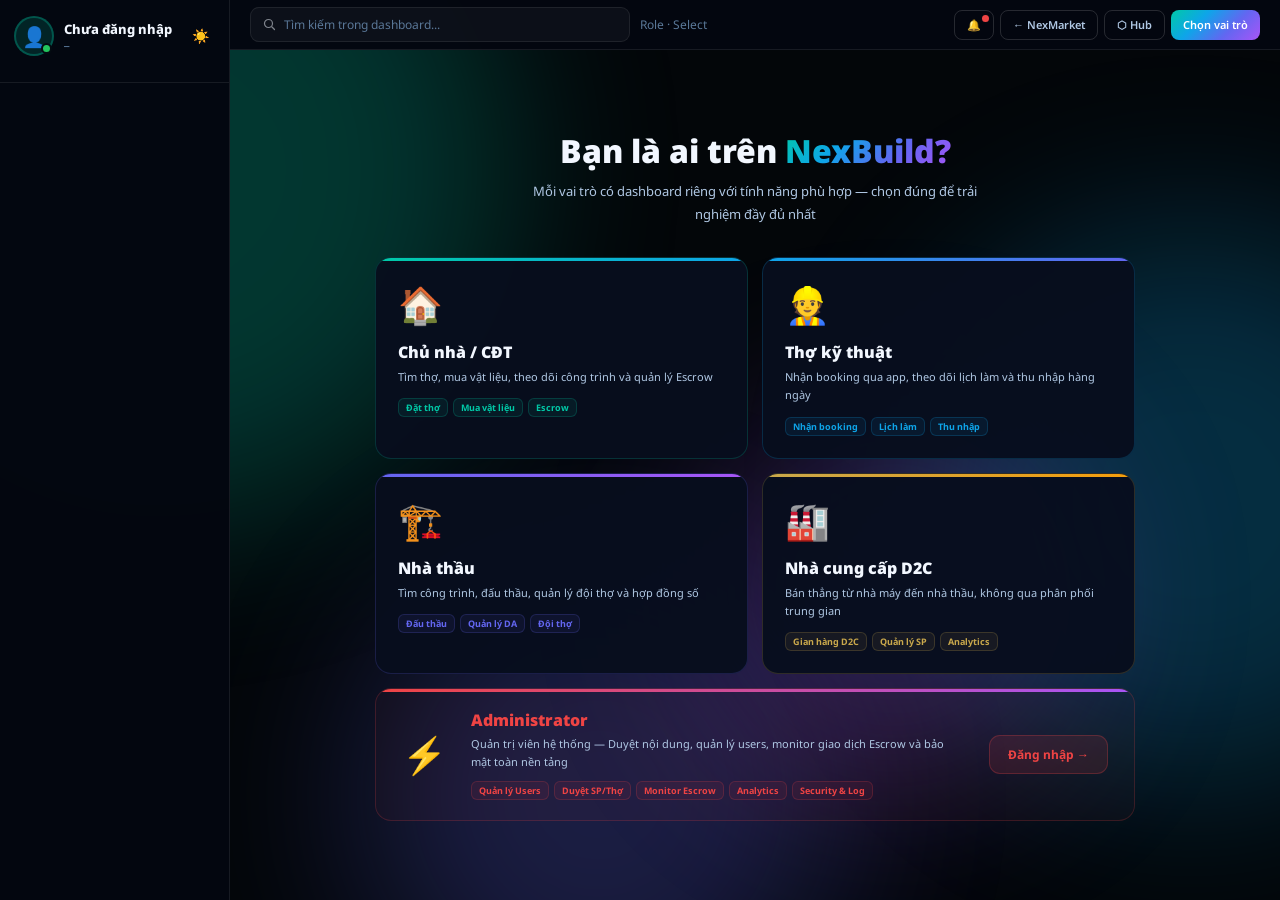
<file: public/dashboard.html>
<!DOCTYPE html>
<html lang="vi" data-theme="dark">
<head>
<meta charset="UTF-8">
<meta name="viewport" content="width=device-width,initial-scale=1.0">
<title>NexBuild — Dashboard</title>
<link href="https://fonts.googleapis.com/css2?family=Noto+Sans:wght@300;400;500;600;700;900&family=Noto+Sans+Mono:wght@400;600;700&display=swap" rel="stylesheet">
<style>
*{margin:0;padding:0;box-sizing:border-box}
:root{--c1:#00C9A7;--c2:#0EA5E9;--ind:#6366F1;--vio:#A855F7;--gold:#C9A84C;--green:#22C55E;--red:#EF4444;--amb:#F59E0B;--or:#FB923C;--grad:linear-gradient(135deg,#00C9A7,#0EA5E9,#6366F1,#A855F7)}
[data-theme="dark"]{--bg:#030609;--bg2:#050A14;--bg3:#080E1C;--text:#F2F7FF;--text2:#B0C8E4;--text3:#5A7898;--bdr:rgba(255,255,255,.08);--bdr2:rgba(255,255,255,.14);--sur:rgba(8,14,30,.96);--sur2:rgba(12,22,45,.98);--sb:rgba(4,7,16,.97)}
[data-theme="light"]{--bg:#EEF2FF;--bg2:#F8F9FF;--bg3:#E4E9FF;--text:#0A1020;--text2:#2A3A58;--text3:#5A7898;--bdr:rgba(80,100,200,.1);--bdr2:rgba(80,100,200,.2);--sur:rgba(255,255,255,.97);--sur2:#fff;--sb:rgba(248,250,255,.98)}
html,body{height:100%;font-family:"Noto Sans",sans-serif;background:var(--bg);color:var(--text);overflow:hidden}
.orb{position:fixed;border-radius:50%;filter:blur(90px);pointer-events:none;z-index:0;animation:drift 14s ease-in-out infinite alternate;opacity:.25}
.o1{width:700px;height:700px;background:#00C9A7;top:-20%;left:-15%;animation-delay:0s}
.o2{width:560px;height:560px;background:#0EA5E9;top:25%;right:-15%;animation-delay:-4s}
.o3{width:480px;height:480px;background:#6366F1;bottom:-15%;left:28%;animation-delay:-8s}
.o4{width:380px;height:380px;background:#A855F7;top:45%;left:55%;animation-delay:-11s}
@keyframes drift{0%{transform:translate(0,0) scale(1)}40%{transform:translate(28px,-38px) scale(1.07)}70%{transform:translate(-18px,26px) scale(.94)}100%{transform:translate(12px,18px) scale(1.04)}}
[data-theme="light"] .orb{opacity:.07}
#app{display:flex;height:100vh;overflow:hidden;position:relative;z-index:1}

/* ── SIDEBAR ── */
#sb{width:230px;flex-shrink:0;height:100vh;background:var(--sb);border-right:1px solid var(--bdr);display:flex;flex-direction:column;overflow-y:auto;z-index:10}
#sb::-webkit-scrollbar{width:3px}#sb::-webkit-scrollbar-thumb{background:rgba(255,255,255,.08)}
.sb-profile{padding:16px 14px;border-bottom:1px solid var(--bdr)}
.sp-top{display:flex;align-items:center;gap:10px;margin-bottom:10px}
.sp-av{width:40px;height:40px;border-radius:50%;display:flex;align-items:center;justify-content:center;font-size:20px;flex-shrink:0;position:relative}
.sp-dot{position:absolute;bottom:0;right:0;width:11px;height:11px;border-radius:50%;background:#22C55E;border:2px solid var(--sb)}
.sp-name{font-weight:800;font-size:13px}
.sp-id{font-family:"Noto Sans Mono",monospace;font-size:9px;font-weight:600;margin-top:1px}
.sp-role{display:inline-flex;align-items:center;gap:5px;padding:3px 10px;border-radius:8px;font-size:10px;font-weight:700;border:1px solid;margin-top:6px}
.sp-stats{display:grid;grid-template-columns:1fr 1fr;gap:6px}
.sps{background:rgba(255,255,255,.04);border-radius:8px;padding:7px 9px;text-align:center}
.sps-v{font-family:"Noto Sans Mono",monospace;font-size:13px;font-weight:800}
.sps-l{font-size:9px;color:var(--text3);margin-top:1px}
.sb-sec{padding:10px 14px 3px;font-size:9px;font-weight:700;color:var(--text3);letter-spacing:.12em;text-transform:uppercase}
.si{display:flex;align-items:center;gap:8px;padding:8px 12px;margin:1px 6px;border-radius:9px;cursor:pointer;transition:all .2s;font-size:12px;font-weight:500;color:var(--text3);border:1px solid transparent;position:relative}
.si:hover{background:rgba(255,255,255,.05);color:var(--text2)}
.si.on{background:var(--si-bg,rgba(0,201,167,.08));border-color:var(--si-bdr,rgba(0,201,167,.2));color:var(--si-c,var(--c1));font-weight:700}
.si-ic{width:24px;height:24px;border-radius:7px;display:flex;align-items:center;justify-content:center;font-size:13px;flex-shrink:0}
.si-b{margin-left:auto;font-size:9px;font-weight:700;padding:1px 6px;border-radius:6px;background:var(--si-bg,rgba(0,201,167,.12));color:var(--si-c,var(--c1));font-family:"Noto Sans Mono",monospace}
.si-div{height:1px;background:var(--bdr);margin:5px 12px}
.si-notif{width:7px;height:7px;border-radius:50%;background:var(--red);position:absolute;top:8px;right:8px}

/* ── TOPBAR ── */
#main{flex:1;display:flex;flex-direction:column;overflow:hidden}
.topbar{height:50px;background:var(--sb);border-bottom:1px solid var(--bdr);display:flex;align-items:center;gap:10px;padding:0 20px;flex-shrink:0}
.tb-search{flex:1;max-width:380px;display:flex;align-items:center;gap:8px;padding:8px 12px;background:rgba(255,255,255,.04);border:1px solid var(--bdr);border-radius:9px;transition:all .2s}
.tb-search:focus-within{border-color:rgba(0,201,167,.35)}
.tb-search input{flex:1;background:transparent;border:none;outline:none;color:var(--text);font-size:12px;font-family:"Noto Sans",sans-serif}
.tb-search input::placeholder{color:var(--text3)}
.tb-acts{margin-left:auto;display:flex;gap:6px;align-items:center}
.tba{height:30px;padding:0 12px;border-radius:8px;font-size:11px;font-weight:600;cursor:pointer;font-family:"Noto Sans",sans-serif;transition:all .2s;border:1px solid var(--bdr2);background:transparent;color:var(--text2);display:flex;align-items:center;gap:5px}
.tba:hover{border-color:var(--c1);color:var(--c1)}
.tba-pri{background:var(--grad);border:none;color:#fff}
.tba-ic{width:30px;height:30px;border-radius:8px;border:1px solid var(--bdr);background:transparent;color:var(--text2);cursor:pointer;display:flex;align-items:center;justify-content:center;font-size:14px;transition:all .2s}
.tba-ic:hover{border-color:var(--c1);color:var(--c1)}
.notif-dot{position:relative}.notif-dot::after{content:"";position:absolute;top:3px;right:3px;width:7px;height:7px;border-radius:50%;background:var(--red);border:1.5px solid var(--sb)}

/* ── PAGES ── */
.pg{flex:1;overflow-y:auto;display:none;flex-direction:column}
.pg.on{display:flex}
.pg::-webkit-scrollbar{width:5px}.pg::-webkit-scrollbar-thumb{background:rgba(255,255,255,.08);border-radius:3px}
.pg-inner{padding:20px;flex:1}

/* ── ROLE SELECTOR ── */
.role-select-screen{flex:1;display:flex;flex-direction:column;align-items:center;justify-content:center;padding:40px;text-align:center}
.rs-title{font-size:clamp(20px,3vw,32px);font-weight:900;margin-bottom:8px}
.rs-title span{background:var(--grad);-webkit-background-clip:text;-webkit-text-fill-color:transparent;background-clip:text}
.rs-sub{font-size:13px;color:var(--text2);max-width:480px;margin:0 auto 32px;line-height:1.75}
.role-cards{display:grid;grid-template-columns:repeat(2,1fr);gap:14px;max-width:680px;width:100%}
.rc-sel{border-radius:16px;border:1px solid var(--bdr);background:var(--sur);padding:22px;cursor:pointer;transition:all .28s;position:relative;overflow:hidden;text-align:left}
.rc-sel:hover{transform:translateY(-4px);box-shadow:0 12px 40px rgba(0,0,0,.4)}
.rc-sel::before{content:"";position:absolute;top:0;left:0;right:0;height:3px}
.rc-sel-ico{font-size:36px;margin-bottom:12px}
.rc-sel-name{font-weight:900;font-size:16px;margin-bottom:5px}
.rc-sel-desc{font-size:11px;color:var(--text2);line-height:1.65;margin-bottom:12px}
.rc-sel-tags{display:flex;gap:5px;flex-wrap:wrap}
.rc-sel-tag{font-size:9px;font-weight:700;padding:2px 7px;border-radius:6px;border:1px solid}

/* ── CARDS & GRID ── */
.grid-2{display:grid;grid-template-columns:1fr 1fr;gap:14px}
.grid-3{display:grid;grid-template-columns:1fr 1fr 1fr;gap:12px}
.grid-4{display:grid;grid-template-columns:repeat(4,1fr);gap:12px}
.card{background:var(--sur);border:1px solid var(--bdr);border-radius:14px;padding:16px}
.card:hover{border-color:var(--bdr2)}
.card-title{font-weight:800;font-size:13px;margin-bottom:12px;display:flex;align-items:center;justify-content:space-between;gap:8px}
.card-title-t{display:flex;align-items:center;gap:7px}

/* ── STAT CARDS ── */
.stat-card{background:var(--sur);border:1px solid var(--bdr);border-radius:12px;padding:14px;text-align:center}
.stat-ico{font-size:22px;margin-bottom:6px}
.stat-val{font-family:"Noto Sans Mono",monospace;font-size:20px;font-weight:800;line-height:1}
.stat-lbl{font-size:10px;color:var(--text3);margin-top:4px}
.stat-chg{font-size:10px;font-weight:700;margin-top:3px}
.chg-up{color:var(--green)}.chg-dn{color:var(--red)}

/* ── TABLES ── */
table{width:100%;border-collapse:collapse;font-size:12px}
th{padding:8px 10px;text-align:left;font-size:9px;letter-spacing:.08em;text-transform:uppercase;color:var(--text3);border-bottom:1px solid var(--bdr);font-weight:700;background:rgba(255,255,255,.02)}
td{padding:9px 10px;border-bottom:1px solid rgba(255,255,255,.04);color:var(--text);vertical-align:middle}
tr:last-child td{border-bottom:none}
tr:hover td{background:rgba(255,255,255,.03)}

/* ── PILLS ── */
.pill{display:inline-flex;align-items:center;padding:2px 9px;border-radius:7px;font-size:9px;font-weight:700;border:1px solid}
.p-t{background:rgba(0,201,167,.08);border-color:rgba(0,201,167,.2);color:var(--c1)}
.p-b{background:rgba(14,165,233,.08);border-color:rgba(14,165,233,.2);color:var(--c2)}
.p-i{background:rgba(99,102,241,.08);border-color:rgba(99,102,241,.2);color:var(--ind)}
.p-v{background:rgba(168,85,247,.08);border-color:rgba(168,85,247,.2);color:var(--vio)}
.p-g{background:rgba(34,197,94,.08);border-color:rgba(34,197,94,.2);color:var(--green)}
.p-r{background:rgba(239,68,68,.08);border-color:rgba(239,68,68,.2);color:var(--red)}
.p-gold{background:rgba(201,168,76,.08);border-color:rgba(201,168,76,.2);color:var(--gold)}
.p-or{background:rgba(251,146,60,.08);border-color:rgba(251,146,60,.2);color:var(--or)}

/* ── BUTTONS ── */
.btn{height:34px;padding:0 16px;border-radius:9px;font-size:12px;font-weight:600;cursor:pointer;font-family:"Noto Sans",sans-serif;transition:all .2s;border:none;display:inline-flex;align-items:center;gap:6px}
.btn-pri{background:var(--grad);color:#fff}.btn-pri:hover{opacity:.88}
.btn-teal{background:linear-gradient(135deg,#00C9A7,#0EA5E9);color:#fff}
.btn-blue{background:linear-gradient(135deg,#0EA5E9,#6366F1);color:#fff}
.btn-ind{background:linear-gradient(135deg,#6366F1,#A855F7);color:#fff}
.btn-gold{background:linear-gradient(135deg,#C9A84C,#F59E0B);color:#fff}
.btn-green{background:linear-gradient(135deg,#22C55E,#00C9A7);color:#fff}
.btn-red{background:linear-gradient(135deg,#EF4444,#F59E0B);color:#fff}
.btn-ghost{background:transparent;border:1px solid var(--bdr2);color:var(--text2)}.btn-ghost:hover{border-color:var(--c1);color:var(--c1)}
.btn-sm{height:28px;padding:0 12px;font-size:11px;border-radius:7px}

/* ── PROGRESS BAR ── */
.prog-bar{height:6px;background:rgba(255,255,255,.08);border-radius:3px;overflow:hidden}
.prog-fill{height:100%;border-radius:3px;transition:width .6s ease}

/* ── INPUT ── */
.inp{width:100%;padding:9px 12px;border-radius:8px;border:1px solid var(--bdr);background:rgba(255,255,255,.04);color:var(--text);font-size:12px;font-family:"Noto Sans",sans-serif;outline:none;transition:all .2s}
.inp:focus{border-color:rgba(0,201,167,.4)}
.inp-label{font-size:9px;font-weight:700;color:var(--text3);letter-spacing:.08em;text-transform:uppercase;display:block;margin-bottom:5px}
.inp-group{margin-bottom:12px}

/* ── MODAL ── */
.modal-ov{position:fixed;inset:0;background:rgba(0,0,0,.65);z-index:500;display:none;align-items:center;justify-content:center;backdrop-filter:blur(8px)}
.modal-ov.open{display:flex}
.modal-box{background:var(--bg3);border:1px solid var(--bdr2);border-radius:18px;width:500px;max-height:88vh;overflow-y:auto}
.modal-hdr{padding:18px 22px 14px;border-bottom:1px solid var(--bdr);display:flex;align-items:center;justify-content:space-between;position:sticky;top:0;background:var(--bg3);z-index:2}
.modal-title{font-weight:800;font-size:15px}
.modal-close{width:30px;height:30px;border-radius:8px;border:1px solid var(--bdr);background:transparent;color:var(--text2);cursor:pointer;font-size:18px;display:flex;align-items:center;justify-content:center}
.modal-body{padding:18px 22px 22px}

/* ── CHART MOCKUP ── */
.chart-bars{display:flex;align-items:flex-end;gap:6px;height:80px;padding-top:8px}
.cb{flex:1;border-radius:4px 4px 0 0;min-width:8px;transition:height .5s ease;cursor:pointer;opacity:.8}
.cb:hover{opacity:1}
.chart-labels{display:flex;gap:6px;margin-top:4px}
.cl{flex:1;text-align:center;font-size:9px;color:var(--text3)}

/* ── NOTIFICATION ITEM ── */
.notif-item{display:flex;gap:10px;padding:10px;border-radius:9px;cursor:pointer;transition:all .2s;margin-bottom:6px;border:1px solid transparent}
.notif-item:hover{background:rgba(255,255,255,.04);border-color:var(--bdr)}
.notif-item.unread{background:rgba(0,201,167,.04);border-color:rgba(0,201,167,.1)}
.ni-ico{width:34px;height:34px;border-radius:50%;display:flex;align-items:center;justify-content:center;font-size:16px;flex-shrink:0}
.ni-body{flex:1}
.ni-title{font-size:12px;font-weight:600;color:var(--text);margin-bottom:2px}
.ni-sub{font-size:11px;color:var(--text3)}
.ni-time{font-size:9px;color:var(--text3);white-space:nowrap}

/* ── PAYMENT METHOD ── */
.pm-card{background:var(--sur);border:1px solid var(--bdr);border-radius:12px;padding:14px;display:flex;align-items:center;gap:12px;margin-bottom:8px;cursor:pointer;transition:all .2s}
.pm-card:hover{border-color:var(--bdr2)}
.pm-card.on{border-color:rgba(0,201,167,.35);background:rgba(0,201,167,.05)}
.pm-ico{width:40px;height:28px;border-radius:6px;display:flex;align-items:center;justify-content:center;font-size:16px;flex-shrink:0}

/* ── TOAST ── */
#toast{position:fixed;bottom:20px;left:50%;transform:translateX(-50%) translateY(80px);background:rgba(3,6,9,.97);border:1px solid rgba(0,201,167,.3);border-radius:10px;padding:8px 16px;font-size:12px;font-weight:600;color:var(--c1);transition:transform .3s cubic-bezier(.34,1.2,.64,1);z-index:9999;pointer-events:none;white-space:nowrap}

/* ── SECTION HEADER ── */
.sec-hdr{display:flex;align-items:center;justify-content:space-between;margin-bottom:16px}
.sec-title{font-size:15px;font-weight:800;display:flex;align-items:center;gap:8px}

/* ── TIMELINE ── */
.tl-item{display:flex;gap:12px;margin-bottom:14px;position:relative}
.tl-item::before{content:"";position:absolute;left:15px;top:26px;bottom:-14px;width:2px;background:var(--bdr)}
.tl-item:last-child::before{display:none}
.tl-dot{width:30px;height:30px;border-radius:50%;flex-shrink:0;display:flex;align-items:center;justify-content:center;font-size:13px;position:relative;z-index:1}
.tl-body{flex:1;padding-top:4px}
.tl-title{font-size:12px;font-weight:700;margin-bottom:2px}
.tl-sub{font-size:11px;color:var(--text3)}

/* ── GPS MAP MOCK ── */
.gps-map{background:linear-gradient(135deg,#0a1e2e,#0d2840,#082a20);border-radius:12px;height:140px;position:relative;overflow:hidden;border:1px solid var(--bdr)}
.gps-pin{position:absolute;font-size:20px;animation:gpsping 2s ease infinite}
@keyframes gpsping{0%,100%{transform:scale(1)}50%{transform:scale(1.3)}}
.gps-overlay{position:absolute;bottom:0;left:0;right:0;background:rgba(0,0,0,.5);padding:8px 12px;font-size:11px;color:rgba(255,255,255,.8);backdrop-filter:blur(6px)}

/* ── SELLER ORDER CARD ── */
.order-row{display:flex;align-items:center;gap:10px;padding:10px;border-radius:10px;border:1px solid var(--bdr);margin-bottom:8px;background:var(--sur);transition:all .2s}
.order-row:hover{border-color:var(--bdr2)}

@media(max-width:900px){#sb{display:none}#main{width:100%}.grid-4{grid-template-columns:repeat(2,1fr)}.grid-3{grid-template-columns:1fr}.role-cards{grid-template-columns:1fr}}
</style>
</head>
<body>
<div class="orb o1"></div><div class="orb o2"></div><div class="orb o3"></div><div class="orb o4"></div>

<!-- WITHDRAW MODAL -->
<div class="modal-ov" id="withdrawModal">
  <div class="modal-box">
    <div class="modal-hdr"><div class="modal-title">💸 Rút tiền về tài khoản</div><button class="modal-close" onclick="closeModal('withdrawModal')">×</button></div>
    <div class="modal-body">
      <div style="background:rgba(0,201,167,.07);border:1px solid rgba(0,201,167,.18);border-radius:10px;padding:12px;margin-bottom:14px;font-size:12px;color:var(--text2)">
        <div style="font-family:'Noto Sans Mono',monospace;font-size:20px;font-weight:800;color:var(--c1);margin-bottom:4px">Số dư khả dụng: 24,650,000đ</div>
        <div>Thời gian xử lý: T+1 ngày làm việc · Phí: Miễn phí</div>
      </div>
      <div class="inp-group"><label class="inp-label">Số tiền rút *</label><input class="inp" type="number" placeholder="Tối thiểu 100,000đ" id="withdrawAmt"></div>
      <div style="margin-bottom:12px"><label class="inp-label">Tài khoản ngân hàng</label>
        <div class="pm-card on" onclick="selPM(this)"><div class="pm-ico" style="background:rgba(14,165,233,.1)">🏦</div><div style="flex:1"><div style="font-size:12px;font-weight:700">Vietcombank · ****6868</div><div style="font-size:10px;color:var(--text3)">Nguyễn Văn A</div></div><span class="pill p-t">Mặc định</span></div>
        <div class="pm-card" onclick="selPM(this)" style="margin-top:6px"><div class="pm-ico" style="background:rgba(251,146,60,.1)">💳</div><div style="flex:1"><div style="font-size:12px;font-weight:700">Techcombank · ****2244</div><div style="font-size:10px;color:var(--text3)">Nguyễn Văn A</div></div></div>
        <button onclick="toast('Thêm tài khoản ngân hàng mới')" style="width:100%;margin-top:8px;padding:8px;border-radius:8px;border:1px dashed var(--bdr2);background:transparent;color:var(--text3);font-size:11px;cursor:pointer;font-family:'Noto Sans',sans-serif">+ Thêm tài khoản</button>
      </div>
      <div class="inp-group"><label class="inp-label">Ghi chú (tuỳ chọn)</label><input class="inp" placeholder="Tiền công tháng 4..."></div>
      <button class="btn btn-teal" style="width:100%;justify-content:center;padding:12px" onclick="doWithdraw()">💸 Xác nhận rút tiền</button>
    </div>
  </div>
</div>

<!-- TOPUP MODAL -->
<div class="modal-ov" id="topupModal">
  <div class="modal-box">
    <div class="modal-hdr"><div class="modal-title">💰 Nạp tiền Escrow</div><button class="modal-close" onclick="closeModal('topupModal')">×</button></div>
    <div class="modal-body">
      <div class="inp-group"><label class="inp-label">Số tiền nạp</label>
        <div style="display:flex;gap:6px;flex-wrap:wrap;margin-bottom:8px">
          <div style="display:flex;gap:6px;flex-wrap:wrap;margin-bottom:10px">
            <button onclick="document.getElementById('topupAmt').value=500000" style="padding:8px 12px;border-radius:8px;border:1px solid var(--bdr);background:rgba(255,255,255,.05);color:var(--text2);font-size:12px;font-weight:600;cursor:pointer;font-family:'Noto Sans',sans-serif">500K</button>
            <button onclick="document.getElementById('topupAmt').value=1000000" style="padding:8px 12px;border-radius:8px;border:1px solid var(--bdr);background:rgba(255,255,255,.05);color:var(--text2);font-size:12px;font-weight:600;cursor:pointer;font-family:'Noto Sans',sans-serif">1M</button>
            <button onclick="document.getElementById('topupAmt').value=2000000" style="padding:8px 12px;border-radius:8px;border:1px solid var(--bdr);background:rgba(255,255,255,.05);color:var(--text2);font-size:12px;font-weight:600;cursor:pointer;font-family:'Noto Sans',sans-serif">2M</button>
            <button onclick="document.getElementById('topupAmt').value=5000000" style="padding:8px 12px;border-radius:8px;border:1px solid var(--bdr);background:rgba(255,255,255,.05);color:var(--text2);font-size:12px;font-weight:600;cursor:pointer;font-family:'Noto Sans',sans-serif">5M</button>
            <button onclick="document.getElementById('topupAmt').value=10000000" style="padding:8px 12px;border-radius:8px;border:1px solid var(--bdr);background:rgba(255,255,255,.05);color:var(--text2);font-size:12px;font-weight:600;cursor:pointer;font-family:'Noto Sans',sans-serif">10M</button>
            <button onclick="document.getElementById('topupAmt').value=20000000" style="padding:8px 12px;border-radius:8px;border:1px solid var(--bdr);background:rgba(255,255,255,.05);color:var(--text2);font-size:12px;font-weight:600;cursor:pointer;font-family:'Noto Sans',sans-serif">20M</button>
          </div>
        </div>
        <input class="inp" type="number" id="topupAmt" placeholder="Hoặc nhập số tiền bất kỳ">
      </div>
      <div style="margin-bottom:14px"><label class="inp-label">Phương thức</label>
        <div class="pm-card on" onclick="selPM(this)"><div class="pm-ico">💳</div><div style="flex:1"><div style="font-size:12px;font-weight:700">Thẻ ngân hàng</div><div style="font-size:10px;color:var(--text3)">Visa/Mastercard/JCB</div></div></div>
        <div class="pm-card" style="margin-top:6px" onclick="selPM(this)"><div class="pm-ico">📱</div><div style="flex:1"><div style="font-size:12px;font-weight:700">VNPay</div><div style="font-size:10px;color:var(--text3)">Scan QR hoặc app VNPay</div></div></div>
        <div class="pm-card" style="margin-top:6px" onclick="selPM(this)"><div class="pm-ico">🏦</div><div style="flex:1"><div style="font-size:12px;font-weight:700">Chuyển khoản</div><div style="font-size:10px;color:var(--text3)">Tức thì 24/7 tất cả ngân hàng</div></div></div>
        <div class="pm-card" style="margin-top:6px" onclick="selPM(this)"><div class="pm-ico">💙</div><div style="flex:1"><div style="font-size:12px;font-weight:700">Zalo Pay</div><div style="font-size:10px;color:var(--text3)">Ví điện tử Zalo</div></div></div>
      </div>
      <div style="background:rgba(0,201,167,.06);border:1px solid rgba(0,201,167,.15);border-radius:9px;padding:10px;font-size:11px;color:var(--text2);margin-bottom:12px">🔒 Tiền Escrow được giữ an toàn bởi NexBuild · Chỉ xuất khi bạn xác nhận nhận hàng / hoàn thành công việc</div>
      <button class="btn btn-teal" style="width:100%;justify-content:center;padding:12px" onclick="doTopup()">💰 Nạp tiền</button>
    </div>
  </div>
</div>

<!-- CONTRACT SIGN MODAL -->
<div class="modal-ov" id="contractModal">
  <div class="modal-box" style="width:580px">
    <div class="modal-hdr"><div class="modal-title">📄 Hợp đồng thi công số</div><button class="modal-close" onclick="closeModal('contractModal')">×</button></div>
    <div class="modal-body">
      <div style="background:rgba(99,102,241,.07);border:1px solid rgba(99,102,241,.18);border-radius:10px;padding:14px;margin-bottom:14px;font-size:12px;line-height:1.8;color:var(--text2)">
        <div style="font-weight:800;font-size:13px;color:var(--ind);margin-bottom:8px">HỢP ĐỒNG THI CÔNG #CTR-2025-0892</div>
        <div><strong>Chủ đầu tư:</strong> Nguyễn Văn A · CHN-1234</div>
        <div><strong>Nhà thầu:</strong> CT Hoàng Gia · NHT-5678</div>
        <div><strong>Công trình:</strong> Hoàn thiện nhà phố 3 tầng, Đống Đa, HN</div>
        <div><strong>Giá trị hợp đồng:</strong> <span style="color:var(--c1);font-weight:700;font-family:'Noto Sans Mono',monospace">320,000,000đ</span></div>
        <div><strong>Thời gian:</strong> 45 ngày · Bắt đầu ngay sau ký</div>
        <div><strong>Thanh toán:</strong> 4 milestone × 80M đồng</div>
        <div style="margin-top:8px;padding-top:8px;border-top:1px solid var(--bdr)"><strong>Milestone:</strong><br>
          M1 (20%): Hoàn thành xây thô · 64M<br>M2 (30%): Hoàn thành điện nước · 96M<br>M3 (30%): Hoàn thành sơn nội thất · 96M<br>M4 (20%): Nghiệm thu bàn giao · 64M</div>
        <div style="margin-top:8px;padding-top:8px;border-top:1px solid var(--bdr)"><strong>Bảo hành:</strong> 12 tháng · <strong>Phạt tiến độ:</strong> 0.1%/ngày trễ</div>
      </div>
      <div style="margin-bottom:14px"><label class="inp-label">Chữ ký điện tử</label>
        <div style="border:1px solid var(--bdr2);border-radius:9px;height:80px;background:rgba(255,255,255,.03);display:flex;align-items:center;justify-content:center;font-size:12px;color:var(--text3);cursor:pointer;font-style:italic" onclick="toast('Ký điện tử bằng OTP SMS hoặc vân tay')">Ký tên điện tử tại đây / Tap to sign</div>
      </div>
      <div style="display:flex;gap:8px">
        <button class="btn btn-ind" style="flex:1;justify-content:center;padding:11px" onclick="closeModal('contractModal');toast('✅ Hợp đồng đã ký thành công! Escrow 80M được kích hoạt cho Milestone 1')">✅ Ký hợp đồng & Kích hoạt Escrow</button>
        <button class="btn btn-ghost" style="padding:11px 16px" onclick="closeModal('contractModal')">Xem lại</button>
      </div>
    </div>
  </div>
</div>

<div id="app">
<!-- ── SIDEBAR ── -->
<div id="sb">
  <div class="sb-profile">
    <div class="sp-top">
      <div class="sp-av" id="spAv" style="background:rgba(0,201,167,.15);border:2px solid rgba(0,201,167,.3)">👤<div class="sp-dot"></div></div>
      <div style="flex:1">
        <div class="sp-name" id="spName">Chưa đăng nhập</div>
        <div class="sp-id" id="spId" style="color:var(--text3)">—</div>
      </div>
      <button class="tba-ic" onclick="toggleTheme()" id="themeBtn" style="border:none">☀️</button>
    </div>
    <div id="spRoleBadge"></div>
    <div class="sp-stats" id="spStats" style="margin-top:8px"></div>
  </div>
  <div id="sbNav"></div>
</div>

<!-- ── MAIN ── -->
<div id="main">
  <div class="topbar">
    <div class="tb-search">
      <svg width="13" height="13" viewBox="0 0 13 13" fill="none" opacity=".5"><circle cx="5.5" cy="5.5" r="4" stroke="currentColor" stroke-width="1.2"/><path d="M9 9L11.5 11.5" stroke="currentColor" stroke-width="1.2" stroke-linecap="round"/></svg>
      <input placeholder="Tìm kiếm trong dashboard...">
    </div>
    <div style="font-size:12px;color:var(--text3)" id="tbBreadcrumb">Dashboard</div>
    <div class="tb-acts">
      <button class="tba notif-dot" onclick="setPage('notif')">🔔</button>
      <button class="tba" onclick="window.location.href='nexbuild-marketplace.html'">← NexMarket</button>
      <button class="tba" onclick="window.location.href='nexbuild-hub.html'">⬡ Hub</button>
      <button class="tba tba-pri" id="tbRoleBtn" onclick="showRoleSelect()">Chọn vai trò</button>
    </div>
  </div>

  <!-- ROLE SELECT SCREEN -->
  <div class="pg on" id="pg-role-select">
    <div class="role-select-screen">
      <div class="rs-title">Bạn là ai trên <span>NexBuild?</span></div>
      <p class="rs-sub">Mỗi vai trò có dashboard riêng với tính năng phù hợp — chọn đúng để trải nghiệm đầy đủ nhất</p>
      <div class="role-cards" style="display:grid;grid-template-columns:1fr 1fr;gap:14px;max-width:760px;width:100%">
        <!-- ROW 1: 4 vai trò chính 2x2 -->
        <div class="rc-sel" onclick="loginAs('buyer')" style="border-color:rgba(0,201,167,.2)">
          <div style="position:absolute;top:0;left:0;right:0;height:3px;background:linear-gradient(90deg,#00C9A7,#0EA5E9)"></div>
          <div class="rc-sel-ico">🏠</div>
          <div class="rc-sel-name">Chủ nhà / CĐT</div>
          <div class="rc-sel-desc">Tìm thợ, mua vật liệu, theo dõi công trình và quản lý Escrow</div>
          <div class="rc-sel-tags">
            <span class="rc-sel-tag p-t">Đặt thợ</span><span class="rc-sel-tag p-t">Mua vật liệu</span><span class="rc-sel-tag p-t">Escrow</span>
          </div>
        </div>

        <div class="rc-sel" onclick="loginAs('worker')" style="border-color:rgba(14,165,233,.2)">
          <div style="position:absolute;top:0;left:0;right:0;height:3px;background:linear-gradient(90deg,#0EA5E9,#6366F1)"></div>
          <div class="rc-sel-ico">👷</div>
          <div class="rc-sel-name">Thợ kỹ thuật</div>
          <div class="rc-sel-desc">Nhận booking qua app, theo dõi lịch làm và thu nhập hàng ngày</div>
          <div class="rc-sel-tags">
            <span class="rc-sel-tag p-b">Nhận booking</span><span class="rc-sel-tag p-b">Lịch làm</span><span class="rc-sel-tag p-b">Thu nhập</span>
          </div>
        </div>

        <div class="rc-sel" onclick="loginAs('contractor')" style="border-color:rgba(99,102,241,.2)">
          <div style="position:absolute;top:0;left:0;right:0;height:3px;background:linear-gradient(90deg,#6366F1,#A855F7)"></div>
          <div class="rc-sel-ico">🏗️</div>
          <div class="rc-sel-name">Nhà thầu</div>
          <div class="rc-sel-desc">Tìm công trình, đấu thầu, quản lý đội thợ và hợp đồng số</div>
          <div class="rc-sel-tags">
            <span class="rc-sel-tag p-i">Đấu thầu</span><span class="rc-sel-tag p-i">Quản lý DA</span><span class="rc-sel-tag p-i">Đội thợ</span>
          </div>
        </div>

        <div class="rc-sel" onclick="loginAs('supplier')" style="border-color:rgba(201,168,76,.2)">
          <div style="position:absolute;top:0;left:0;right:0;height:3px;background:linear-gradient(90deg,#C9A84C,#F59E0B)"></div>
          <div class="rc-sel-ico">🏭</div>
          <div class="rc-sel-name">Nhà cung cấp D2C</div>
          <div class="rc-sel-desc">Bán thẳng từ nhà máy đến nhà thầu, không qua phân phối trung gian</div>
          <div class="rc-sel-tags">
            <span class="rc-sel-tag p-gold">Gian hàng D2C</span><span class="rc-sel-tag p-gold">Quản lý SP</span><span class="rc-sel-tag p-gold">Analytics</span>
          </div>
        </div>

        <!-- ROW 2: Admin — chiếm full 2 cột -->
        <div class="rc-sel" onclick="loginAs('admin')" style="grid-column:1/-1;border-color:rgba(239,68,68,.2);background:rgba(239,68,68,.03);display:flex;align-items:center;gap:24px;padding:20px 26px">
          <div style="position:absolute;top:0;left:0;right:0;height:3px;background:linear-gradient(90deg,#EF4444,#A855F7)"></div>
          <div style="font-size:36px;flex-shrink:0">⚡</div>
          <div style="flex:1">
            <div class="rc-sel-name" style="color:var(--red);margin-bottom:4px">Administrator</div>
            <div class="rc-sel-desc" style="margin-bottom:10px">Quản trị viên hệ thống — Duyệt nội dung, quản lý users, monitor giao dịch Escrow và bảo mật toàn nền tảng</div>
            <div class="rc-sel-tags">
              <span class="rc-sel-tag p-r">Quản lý Users</span>
              <span class="rc-sel-tag p-r">Duyệt SP/Thợ</span>
              <span class="rc-sel-tag p-r">Monitor Escrow</span>
              <span class="rc-sel-tag p-r">Analytics</span>
              <span class="rc-sel-tag p-r">Security & Log</span>
            </div>
          </div>
          <div style="flex-shrink:0;padding:10px 18px;border-radius:11px;background:rgba(239,68,68,.12);border:1px solid rgba(239,68,68,.25);font-size:12px;font-weight:700;color:var(--red);white-space:nowrap">Đăng nhập →</div>
        </div>

      </div></div>
    </div>
  </div>

  <!-- ═══════════════ BUYER PAGES ═══════════════ -->
  <div class="pg" id="pg-buyer-overview">
    <div class="pg-inner">
      <div class="sec-hdr"><div class="sec-title">📊 Tổng quan</div><div style="font-size:11px;color:var(--text3)">Cập nhật realtime</div></div>
      <div class="grid-4" style="margin-bottom:16px">
        <div class="stat-card"><div class="stat-ico">💰</div><div class="stat-val" style="color:var(--c1)">68.5M</div><div class="stat-lbl">Chi tiêu tháng này</div><div class="stat-chg chg-up">▲ 12% vs tháng trước</div></div>
        <div class="stat-card"><div class="stat-ico">🔒</div><div class="stat-val" style="color:var(--gold)">32.4M</div><div class="stat-lbl">Escrow đang giữ</div><div class="stat-chg" style="color:var(--text3)">3 giao dịch đang chờ</div></div>
        <div class="stat-card"><div class="stat-ico">🏗️</div><div class="stat-val" style="color:var(--c2)">2</div><div class="stat-lbl">Công trình đang chạy</div><div class="stat-chg chg-up">▲ 1 mới tháng này</div></div>
        <div class="stat-card"><div class="stat-ico">👷</div><div class="stat-val" style="color:var(--ind)">5</div><div class="stat-lbl">Thợ đã booking</div><div class="stat-chg" style="color:var(--text3)">2 đang làm việc hôm nay</div></div>
      </div>
      <div class="grid-2" style="margin-bottom:16px">
        <div class="card">
          <div class="card-title"><div class="card-title-t">🏗️ Công trình đang theo dõi</div><button class="btn btn-ghost btn-sm" onclick="setPage('buyer-projects')">Xem tất cả</button></div>
          <div style="display:flex;flex-direction:column;gap:10px">
            <div style="padding:12px;background:rgba(0,201,167,.05);border:1px solid rgba(0,201,167,.15);border-radius:10px">
              <div style="display:flex;justify-content:space-between;margin-bottom:6px"><span style="font-weight:700;font-size:12px">Nhà phố 3 tầng Đống Đa</span><span class="pill p-b">Đang thi công</span></div>
              <div class="prog-bar"><div class="prog-fill" style="width:45%;background:linear-gradient(90deg,#00C9A7,#0EA5E9)"></div></div>
              <div style="display:flex;justify-content:space-between;font-size:10px;color:var(--text3);margin-top:4px"><span>45% hoàn thành</span><span>Còn 25 ngày</span></div>
            </div>
            <div style="padding:12px;background:rgba(14,165,233,.05);border:1px solid rgba(14,165,233,.15);border-radius:10px">
              <div style="display:flex;justify-content:space-between;margin-bottom:6px"><span style="font-weight:700;font-size:12px">Phòng tắm master bedroom</span><span class="pill p-g">Hoàn thành 92%</span></div>
              <div class="prog-bar"><div class="prog-fill" style="width:92%;background:linear-gradient(90deg,#22C55E,#00C9A7)"></div></div>
              <div style="display:flex;justify-content:space-between;font-size:10px;color:var(--text3);margin-top:4px"><span>92% hoàn thành</span><span>Còn 3 ngày</span></div>
            </div>
          </div>
        </div>
        <div class="card">
          <div class="card-title"><div class="card-title-t">👷 Thợ đang làm việc hôm nay</div><button class="btn btn-ghost btn-sm" onclick="setPage('buyer-workers')">Quản lý</button></div>
          <div style="display:flex;flex-direction:column;gap:8px">
            <div style="display:flex;align-items:center;gap:10px;padding:9px;background:rgba(34,197,94,.05);border:1px solid rgba(34,197,94,.15);border-radius:9px">
              <div style="width:36px;height:36px;border-radius:50%;background:linear-gradient(135deg,#00C9A7,#0EA5E9);display:flex;align-items:center;justify-content:center;font-size:17px">👷</div>
              <div style="flex:1"><div style="font-weight:700;font-size:12px">Nguyễn Văn An</div><div style="font-size:10px;color:var(--green)">● Đang làm · Đống Đa · check-in 7:02</div></div>
              <button class="btn btn-ghost btn-sm" onclick="toast('Mở GPS tracking')">📍</button>
              <button class="btn btn-ghost btn-sm" onclick="toast('Chat với thợ')">💬</button>
            </div>
            <div style="display:flex;align-items:center;gap:10px;padding:9px;background:rgba(245,158,11,.05);border:1px solid rgba(245,158,11,.15);border-radius:9px">
              <div style="width:36px;height:36px;border-radius:50%;background:linear-gradient(135deg,#0EA5E9,#6366F1);display:flex;align-items:center;justify-content:center;font-size:17px">⚡</div>
              <div style="flex:1"><div style="font-weight:700;font-size:12px">Trần Văn Minh</div><div style="font-size:10px;color:var(--amb)">◐ Đến lúc 2:00 PM · Hoàn Kiếm</div></div>
              <button class="btn btn-ghost btn-sm" onclick="toast('Nhắn nhở thợ')">📱</button>
            </div>
          </div>
        </div>
      </div>
      <div class="grid-2">
        <div class="card">
          <div class="card-title"><div class="card-title-t">🔒 Escrow đang hoạt động</div><button class="btn btn-ghost btn-sm" onclick="openModal('topupModal')">+ Nạp tiền</button></div>
          <div style="background:linear-gradient(135deg,rgba(0,201,167,.08),rgba(14,165,233,.05));border:1px solid rgba(0,201,167,.15);border-radius:10px;padding:14px;margin-bottom:10px">
            <div style="font-family:'Noto Sans Mono',monospace;font-size:24px;font-weight:800;color:var(--c1)">32,400,000đ</div>
            <div style="font-size:11px;color:var(--text2);margin-top:3px">Tổng đang bảo vệ bởi Escrow</div>
          </div>
          <div style="display:flex;flex-direction:column;gap:6px">
            <div style="display:flex;justify-content:space-between;font-size:11px;padding:7px 0;border-bottom:1px solid rgba(255,255,255,.05)"><span style="color:var(--text2)">Thợ Nguyễn Văn An · 3 ngày</span><span style="font-family:'Noto Sans Mono',monospace;font-weight:700;color:var(--amb)">1,350,000đ</span></div>
            <div style="display:flex;justify-content:space-between;font-size:11px;padding:7px 0;border-bottom:1px solid rgba(255,255,255,.05)"><span style="color:var(--text2)">Đơn vật liệu NXM-0891</span><span style="font-family:'Noto Sans Mono',monospace;font-weight:700;color:var(--amb)">14,322,000đ</span></div>
            <div style="display:flex;justify-content:space-between;font-size:11px;padding:7px 0"><span style="color:var(--text2)">CT Hoàng Gia · Milestone 2</span><span style="font-family:'Noto Sans Mono',monospace;font-weight:700;color:var(--amb)">16,728,000đ</span></div>
          </div>
        </div>
        <div class="card">
          <div class="card-title"><div class="card-title-t">💳 Ví & Chi tiêu</div><button class="btn btn-ghost btn-sm" onclick="setPage('buyer-wallet')">Chi tiết</button></div>
          <div style="margin-bottom:12px">
            <div style="font-size:11px;color:var(--text3);margin-bottom:6px">Chi tiêu 7 ngày gần nhất</div>
            <div class="chart-bars">
              <div class="cb" style="height:30%;background:rgba(0,201,167,.35);border-radius:4px 4px 0 0" onclick="toast('T2: 180M')"></div><div class="cb" style="height:45%;background:rgba(0,201,167,.35);border-radius:4px 4px 0 0" onclick="toast('T3: 210M')"></div><div class="cb" style="height:20%;background:rgba(0,201,167,.35);border-radius:4px 4px 0 0" onclick="toast('T4: 120M')"></div><div class="cb" style="height:60%;background:rgba(0,201,167,.35);border-radius:4px 4px 0 0" onclick="toast('T5: 280M')"></div><div class="cb" style="height:80%;background:rgba(0,201,167,.35);border-radius:4px 4px 0 0" onclick="toast('T6: 350M')"></div><div class="cb" style="height:55%;background:rgba(0,201,167,.35);border-radius:4px 4px 0 0" onclick="toast('T7: 260M')"></div><div class="cb" style="height:90%;background:linear-gradient(to top,#00C9A7,#0EA5E9);border-radius:4px 4px 0 0" onclick="toast('CN: 480M')"></div>
            </div>
            <div class="chart-labels"><div class="cl">T2</div><div class="cl">T3</div><div class="cl">T4</div><div class="cl">T5</div><div class="cl">T6</div><div class="cl">T7</div><div class="cl">CN</div></div>
          </div>
          <div style="display:flex;gap:8px">
            <button class="btn btn-teal btn-sm" style="flex:1;justify-content:center" onclick="openModal('topupModal')">+ Nạp Escrow</button>
            <button class="btn btn-ghost btn-sm" style="flex:1;justify-content:center" onclick="setPage('buyer-wallet')">Lịch sử</button>
          </div>
        </div>
      </div>
    </div>
  </div>

  <div class="pg" id="pg-buyer-projects">
    <div class="pg-inner">
      <div class="sec-hdr"><div class="sec-title">🏗️ Công trình của tôi</div><button class="btn btn-teal btn-sm" onclick="toast('Đăng công trình mới tìm nhà thầu')">+ Đăng công trình</button></div>
      <div style="display:flex;gap:6px;margin-bottom:14px">
        <button class="btn btn-ghost btn-sm on-filter" onclick="filterProj('all',this)" style="border-color:var(--c1);color:var(--c1)">Tất cả</button>
        <button class="btn btn-ghost btn-sm" onclick="filterProj('bidding',this)">🔍 Đang tìm thầu</button>
        <button class="btn btn-ghost btn-sm" onclick="filterProj('active',this)">🏗️ Đang thi công</button>
        <button class="btn btn-ghost btn-sm" onclick="filterProj('done',this)">✅ Hoàn thành</button>
      </div>
      <div style="display:flex;flex-direction:column;gap:12px" id="projectsList">
        <div style="margin-bottom:10px;padding:12px;background:rgba(255,255,255,.04);border:1px solid var(--bdr);border-radius:10px">
          <div style="display:flex;justify-content:space-between;align-items:center;margin-bottom:7px">
            <div style="font-weight:700;font-size:13px">Nhà phố 3 tầng Đống Đa</div>
            <span class="pill p-b">Đang thi công</span>
          </div>
          <div class="prog-bar"><div class="prog-fill" style="width:45%;background:linear-gradient(90deg,var(--c1),var(--c2))"></div></div>
          <div style="display:flex;justify-content:space-between;font-size:10px;color:var(--text3);margin-top:4px;margin-bottom:8px">
            <span>45% · Milestone 2/4 · CT Hoàng Gia</span><span>25 ngày còn lại · 280–350M</span>
          </div>
          <div style="display:flex;gap:6px">
            <button class="btn btn-xs btn-t" onclick="toast('Xem tiến độ thi công chi tiết')">📊 Tiến độ</button>
            <button class="btn btn-xs btn-g" onclick="toast('Chat với CT Hoàng Gia')">💬 Chat thầu</button>
            <button class="btn btn-xs btn-g" onclick="toast('Xem hợp đồng số')">📄 Hợp đồng</button>
          </div>
        </div>
        <div style="margin-bottom:10px;padding:12px;background:rgba(255,255,255,.04);border:1px solid var(--bdr);border-radius:10px">
          <div style="display:flex;justify-content:space-between;align-items:center;margin-bottom:7px">
            <div style="font-weight:700;font-size:13px">Phòng tắm master + phòng ngủ</div>
            <span class="pill p-g">92% hoàn thành</span>
          </div>
          <div class="prog-bar"><div class="prog-fill" style="width:92%;background:linear-gradient(90deg,var(--green),var(--c1))"></div></div>
          <div style="display:flex;justify-content:space-between;font-size:10px;color:var(--text3);margin-top:4px;margin-bottom:8px">
            <span>92% · Milestone 3/3 · Lê Minh Tuấn</span><span>3 ngày còn lại · 38M</span>
          </div>
          <div style="display:flex;gap:6px">
            <button class="btn btn-xs btn-green" onclick="toast('Xác nhận hoàn thành · Release Escrow 38M')">✅ Nghiệm thu</button>
            <button class="btn btn-xs btn-g" onclick="toast('Chat với Lê Minh Tuấn')">💬 Chat</button>
          </div>
        </div>
        <div style="padding:12px;background:rgba(255,255,255,.04);border:1px dashed var(--bdr);border-radius:10px;text-align:center;cursor:pointer" onclick="toast('Đăng công trình mới tìm nhà thầu')">
          <div style="font-size:11px;color:var(--text3)">+ Đăng công trình mới</div>
        </div>
      </div>
    </div>
  </div>

  <div class="pg" id="pg-buyer-workers">
    <div class="pg-inner">
      <div class="sec-hdr"><div class="sec-title">👷 Thợ đã thuê</div><button class="btn btn-teal btn-sm" onclick="window.location.href='nexbuild-marketplace.html'">+ Tìm thợ mới</button></div>
      <div class="grid-2" style="margin-bottom:14px">
        <div style="padding:12px;background:rgba(255,255,255,.04);border:1px solid rgba(34,197,94,.2);border-radius:10px;margin-bottom:8px">
          <div style="display:flex;gap:10px;align-items:center">
            <div style="width:40px;height:40px;border-radius:50%;background:linear-gradient(135deg,#00C9A7,#0EA5E9);display:flex;align-items:center;justify-content:center;font-size:18px;flex-shrink:0;position:relative">👷<div style="position:absolute;bottom:0;right:0;width:11px;height:11px;border-radius:50%;background:#22C55E;border:2px solid var(--bg2)"></div></div>
            <div style="flex:1"><div style="font-weight:700;font-size:13px">Nguyễn Văn An</div><div style="font-size:10px;color:var(--text3)">Thợ hồ · Đống Đa · check-in 7:02AM</div><div style="font-size:10px;font-weight:700;color:#22C55E">● Đang làm hôm nay</div></div>
            <div style="text-align:right"><div style="font-weight:800;font-size:14px;color:var(--c1)">450K<span style="font-size:10px;color:var(--text3)">/ngày</span></div><div style="font-size:10px;color:var(--amb)">⭐4.9 · 3 ngày</div></div>
          </div>
          <div style="background:rgba(0,201,167,.06);border:1px solid rgba(0,201,167,.15);border-radius:8px;padding:8px;margin-top:8px;margin-bottom:8px;font-size:10px;color:var(--text2)">🔒 Escrow: 1,350,000đ · Release khi bạn xác nhận</div>
          <div style="display:flex;gap:6px">
            <button class="btn btn-xs btn-t" onclick="toast('📍 GPS: Nguyễn Văn An đang ở Đống Đa')">GPS Track</button>
            <button class="btn btn-xs btn-g" onclick="toast('Chat với Nguyễn Văn An')">💬 Chat</button>
            <button class="btn btn-xs btn-g" onclick="toast('Xem hợp đồng')">📄</button>
          </div>
        </div>
        <div style="padding:12px;background:rgba(255,255,255,.04);border:1px solid rgba(245,158,11,.2);border-radius:10px;margin-bottom:8px">
          <div style="display:flex;gap:10px;align-items:center">
            <div style="width:40px;height:40px;border-radius:50%;background:linear-gradient(135deg,#0EA5E9,#6366F1);display:flex;align-items:center;justify-content:center;font-size:18px;flex-shrink:0;position:relative">⚡<div style="position:absolute;bottom:0;right:0;width:11px;height:11px;border-radius:50%;background:#F59E0B;border:2px solid var(--bg2)"></div></div>
            <div style="flex:1"><div style="font-weight:700;font-size:13px">Trần Văn Minh</div><div style="font-size:10px;color:var(--text3)">Thợ điện · Hoàn Kiếm</div><div style="font-size:10px;font-weight:700;color:#F59E0B">◐ Đến lúc 2:00 PM</div></div>
            <div style="text-align:right"><div style="font-weight:800;font-size:14px;color:var(--c2)">550K<span style="font-size:10px;color:var(--text3)">/ngày</span></div><div style="font-size:10px;color:var(--amb)">⭐4.8 · 2 ngày</div></div>
          </div>
          <div style="display:flex;gap:6px;margin-top:8px">
            <button class="btn btn-xs btn-g" onclick="toast('Chat với Trần Văn Minh')">💬 Chat</button>
            <button class="btn btn-xs btn-g" onclick="toast('Dời lịch')">📅 Dời lịch</button>
          </div>
        </div>
        <div style="padding:12px;background:rgba(255,255,255,.04);border:1px solid rgba(34,197,94,.15);border-radius:10px;margin-bottom:8px">
          <div style="display:flex;gap:10px;align-items:center">
            <div style="width:40px;height:40px;border-radius:50%;background:linear-gradient(135deg,#6366F1,#A855F7);display:flex;align-items:center;justify-content:center;font-size:18px;flex-shrink:0">🪵</div>
            <div style="flex:1"><div style="font-weight:700;font-size:13px">Lê Minh Tuấn</div><div style="font-size:10px;color:var(--text3)">Thợ mộc · Cầu Giấy</div><div style="font-size:10px;font-weight:700;color:#22C55E">✓ Hoàn thành · 3 ngày</div></div>
            <div style="text-align:right"><div style="font-weight:800;font-size:14px;color:var(--ind)">700K<span style="font-size:10px;color:var(--text3)">/ngày</span></div><div style="font-size:10px;color:var(--amb)">⭐5.0</div></div>
          </div>
          <div style="display:flex;gap:6px;margin-top:8px">
            <button class="btn btn-xs btn-green" onclick="toast('✅ Release Escrow 2,100,000đ cho Lê Minh Tuấn')">✅ Release Escrow</button>
            <button class="btn btn-xs btn-g" onclick="toast('Đánh giá Lê Minh Tuấn')">⭐ Đánh giá</button>
          </div>
        </div>
        <div style="padding:12px;background:rgba(255,255,255,.04);border:1px solid rgba(34,197,94,.15);border-radius:10px">
          <div style="display:flex;gap:10px;align-items:center">
            <div style="width:40px;height:40px;border-radius:50%;background:linear-gradient(135deg,#FB923C,#F59E0B);display:flex;align-items:center;justify-content:center;font-size:18px;flex-shrink:0">🎨</div>
            <div style="flex:1"><div style="font-weight:700;font-size:13px">Phạm Thị Hoa</div><div style="font-size:10px;color:var(--text3)">Thợ sơn · Thanh Xuân</div><div style="font-size:10px;font-weight:700;color:#22C55E">✓ Hoàn thành · 2 ngày</div></div>
            <div style="text-align:right"><div style="font-weight:800;font-size:14px;color:var(--or)">350K<span style="font-size:10px;color:var(--text3)">/ngày</span></div><div style="font-size:10px;color:var(--amb)">⭐4.7</div></div>
          </div>
          <div style="display:flex;gap:6px;margin-top:8px">
            <button class="btn btn-xs btn-green" onclick="toast('✅ Release Escrow 700,000đ cho Phạm Thị Hoa')">✅ Release Escrow</button>
            <button class="btn btn-xs btn-g" onclick="toast('Đánh giá Phạm Thị Hoa')">⭐ Đánh giá</button>
          </div>
        </div>
      </div>
    </div>
  </div>

  <div class="pg" id="pg-buyer-wallet">
    <div class="pg-inner">
      <div class="sec-hdr"><div class="sec-title">💳 Ví & Thanh toán</div></div>
      <div class="grid-3" style="margin-bottom:16px">
        <div style="background:linear-gradient(135deg,rgba(0,201,167,.12),rgba(14,165,233,.08));border:1px solid rgba(0,201,167,.25);border-radius:14px;padding:18px">
          <div style="font-size:11px;color:var(--c1);font-weight:700;margin-bottom:6px">💰 Số dư Escrow</div>
          <div style="font-family:'Noto Sans Mono',monospace;font-size:26px;font-weight:800;color:var(--c1)">32,400,000đ</div>
          <div style="display:flex;gap:8px;margin-top:12px">
            <button class="btn btn-teal btn-sm" style="flex:1;justify-content:center" onclick="openModal('topupModal')">+ Nạp tiền</button>
            <button class="btn btn-ghost btn-sm" style="flex:1;justify-content:center" onclick="toast('Rút tiền về tài khoản')">Rút tiền</button>
          </div>
        </div>
        <div style="background:linear-gradient(135deg,rgba(201,168,76,.1),rgba(245,158,11,.06));border:1px solid rgba(201,168,76,.2);border-radius:14px;padding:18px">
          <div style="font-size:11px;color:var(--gold);font-weight:700;margin-bottom:6px">💳 Hạn mức B2B Credit</div>
          <div style="font-family:'Noto Sans Mono',monospace;font-size:26px;font-weight:800;color:var(--gold)">50,000,000đ</div>
          <div style="font-size:11px;color:var(--text2);margin-top:4px">Đã dùng: 18.5M · Còn: 31.5M</div>
          <div class="prog-bar" style="margin-top:8px"><div class="prog-fill" style="width:37%;background:linear-gradient(90deg,#C9A84C,#F59E0B)"></div></div>
        </div>
        <div style="background:linear-gradient(135deg,rgba(99,102,241,.1),rgba(168,85,247,.06));border:1px solid rgba(99,102,241,.2);border-radius:14px;padding:18px">
          <div style="font-size:11px;color:var(--ind);font-weight:700;margin-bottom:6px">📊 Chi tiêu tháng này</div>
          <div style="font-family:'Noto Sans Mono',monospace;font-size:26px;font-weight:800;color:var(--ind)">68,500,000đ</div>
          <div style="font-size:11px;color:var(--text2);margin-top:4px">Vật liệu: 42M · Thợ: 5.1M · Nhà thầu: 21.4M</div>
        </div>
      </div>
      <div class="card">
        <div class="card-title"><div class="card-title-t">📋 Lịch sử giao dịch</div></div>
        <table>
          <thead><tr><th>Ngày</th><th>Mô tả</th><th>Loại</th><th>Số tiền</th><th>Trạng thái</th></tr></thead>
          <tbody>
            <tr><td style="color:var(--text3)">Hôm nay</td><td>Đặt hàng Xi măng × 20 bao</td><td><span class="pill p-b">Đặt hàng</span></td><td style="font-family:'Noto Sans Mono',monospace;font-weight:700;color:var(--red)">-2,560,000đ</td><td><span class="pill p-gold">Escrow</span></td></tr>
            <tr><td style="color:var(--text3)">3 ngày trước</td><td>Release Escrow thợ Nguyễn Văn An</td><td><span class="pill p-b">Escrow</span></td><td style="font-family:'Noto Sans Mono',monospace;font-weight:700;color:var(--green)">+1,350,000đ</td><td><span class="pill p-g">Hoàn thành</span></td></tr>
            <tr><td style="color:var(--text3)">5 ngày trước</td><td>Nạp ví VNPay</td><td><span class="pill p-b">Nạp tiền</span></td><td style="font-family:'Noto Sans Mono',monospace;font-weight:700;color:var(--green)">+10,000,000đ</td><td><span class="pill p-g">Hoàn thành</span></td></tr>
            <tr><td style="color:var(--text3)">1 tuần trước</td><td>Sơn Dulux × 2 thùng</td><td><span class="pill p-b">Escrow release</span></td><td style="font-family:'Noto Sans Mono',monospace;font-weight:700;color:var(--green)">+1,560,000đ</td><td><span class="pill p-g">Hoàn thành</span></td></tr>
          </tbody>
        </table>
      </div>
    </div>
  </div>

  <div class="pg" id="pg-buyer-notif">
    <div class="pg-inner">
      <div class="sec-hdr"><div class="sec-title">🔔 Thông báo</div><button class="btn btn-ghost btn-sm" onclick="toast('Đã đọc tất cả')">Đọc tất cả</button></div>
      <div>
        <div style="display:flex;gap:10px;padding:10px;background:rgba(0,201,167,.05);border-radius:9px;margin-bottom:7px;cursor:pointer">
          <div style="width:32px;height:32px;border-radius:50%;background:rgba(0,201,167,.15);display:flex;align-items:center;justify-content:center;font-size:16px;flex-shrink:0">🏗️</div>
          <div><div style="font-size:12px;font-weight:700;color:var(--text)">CT Hoàng Gia cập nhật tiến độ</div><div style="font-size:10px;color:var(--text3)">Milestone 2 đạt 68% · 5 phút trước</div></div>
        </div>
        <div style="display:flex;gap:10px;padding:10px;background:rgba(34,197,94,.05);border-radius:9px;margin-bottom:7px;cursor:pointer">
          <div style="width:32px;height:32px;border-radius:50%;background:rgba(34,197,94,.15);display:flex;align-items:center;justify-content:center;font-size:16px;flex-shrink:0">✅</div>
          <div><div style="font-size:12px;font-weight:700;color:var(--text)">Escrow 1,350,000đ đã release</div><div style="font-size:10px;color:var(--text3)">Thợ Lê Minh Tuấn xác nhận xong · 30 phút trước</div></div>
        </div>
        <div style="display:flex;gap:10px;padding:10px;background:rgba(245,158,11,.05);border-radius:9px;cursor:pointer">
          <div style="width:32px;height:32px;border-radius:50%;background:rgba(245,158,11,.15);display:flex;align-items:center;justify-content:center;font-size:16px;flex-shrink:0">📦</div>
          <div><div style="font-size:12px;font-weight:700;color:var(--text)">Đơn hàng đang giao</div><div style="font-size:10px;color:var(--text3)">Xi măng Vicem × 20 bao · Dự kiến ngày mai 8–12h</div></div>
        </div>
      </div>
    </div>
  </div>

  <!-- ═══ WORKER PAGES ═══ -->
  <div class="pg" id="pg-worker-overview">
    <div class="pg-inner">
      <div class="sec-hdr"><div class="sec-title">📊 Tổng quan</div><div class="pill p-g" style="font-size:10px">● Online — Nhận booking</div></div>
      <div class="grid-4" style="margin-bottom:16px">
        <div class="stat-card"><div class="stat-ico">💰</div><div class="stat-val" style="color:var(--green)">18.6M</div><div class="stat-lbl">Thu nhập tháng này</div><div class="stat-chg chg-up">▲ 22%</div></div>
        <div class="stat-card"><div class="stat-ico">📅</div><div class="stat-val" style="color:var(--c2)">22</div><div class="stat-lbl">Ngày làm việc tháng</div><div class="stat-chg" style="color:var(--text3)">3 ngày còn trống</div></div>
        <div class="stat-card"><div class="stat-ico">⭐</div><div class="stat-val" style="color:var(--amb)">4.9</div><div class="stat-lbl">Rating trung bình</div><div class="stat-chg chg-up">128 đánh giá</div></div>
        <div class="stat-card"><div class="stat-ico">🔔</div><div class="stat-val" style="color:var(--red)">3</div><div class="stat-lbl">Booking request mới</div><div class="stat-chg" style="color:var(--text3)">Chờ phản hồi</div></div>
      </div>
      <div class="grid-2">
        <div class="card">
          <div class="card-title"><div class="card-title-t">🔔 Yêu cầu booking mới</div><button class="btn btn-ghost btn-sm" onclick="setPage('worker-bookings')">Xem tất cả</button></div>
          <div style="padding:10px;background:rgba(0,201,167,.05);border:1px solid rgba(0,201,167,.15);border-radius:9px;margin-bottom:8px">
            <div style="font-weight:700;font-size:13px;margin-bottom:2px">Nguyễn Thị Mai</div>
            <div style="font-size:11px;color:var(--text2);margin-bottom:2px">🔧 Tô trát tường 30m² · 📍 Từ Liêm · 📅 Thứ 4 · 3 ngày</div>
            <div style="font-size:11px;color:var(--green);font-weight:700;margin-bottom:8px">🔒 Escrow: 1,350,000đ</div>
            <div style="display:flex;gap:6px">
              <button class="btn btn-green btn-xs" style="flex:1;justify-content:center" onclick="toast('✅ Nhận booking Nguyễn Thị Mai · Escrow kích hoạt')">✅ Nhận việc</button>
              <button class="btn btn-red btn-xs" style="flex:1;justify-content:center" onclick="toast('Đã từ chối')">❌ Từ chối</button>
            </div>
          </div>
          <div style="padding:10px;background:rgba(14,165,233,.05);border:1px solid rgba(14,165,233,.15);border-radius:9px">
            <div style="font-weight:700;font-size:13px;margin-bottom:2px">Trần Văn Hùng</div>
            <div style="font-size:11px;color:var(--text2);margin-bottom:2px">🔧 Ốp gạch phòng tắm · 📍 Cầu Giấy · 📅 Thứ 5 · 2 ngày</div>
            <div style="font-size:11px;color:var(--green);font-weight:700;margin-bottom:8px">🔒 Escrow: 1,000,000đ</div>
            <div style="display:flex;gap:6px">
              <button class="btn btn-green btn-xs" style="flex:1;justify-content:center" onclick="toast('✅ Nhận booking Trần Văn Hùng')">✅ Nhận việc</button>
              <button class="btn btn-red btn-xs" style="flex:1;justify-content:center" onclick="toast('Đã từ chối')">❌ Từ chối</button>
            </div>
          </div>
        </div>
        <div class="card">
          <div class="card-title"><div class="card-title-t">💰 Thu nhập tuần này</div><button class="btn btn-ghost btn-sm" onclick="openModal('withdrawModal')">💸 Rút tiền</button></div>
          <div class="chart-bars" style="margin-bottom:4px">
            <div class="cb" style="height:60%;background:rgba(14,165,233,.35);border-radius:4px 4px 0 0"></div><div class="cb" style="height:80%;background:rgba(14,165,233,.35);border-radius:4px 4px 0 0"></div><div class="cb" style="height:40%;background:rgba(14,165,233,.35);border-radius:4px 4px 0 0"></div><div class="cb" style="height:90%;background:rgba(14,165,233,.35);border-radius:4px 4px 0 0"></div><div class="cb" style="height:70%;background:rgba(14,165,233,.35);border-radius:4px 4px 0 0"></div><div class="cb" style="height:100%;background:rgba(14,165,233,.35);border-radius:4px 4px 0 0"></div><div class="cb" style="height:55%;background:linear-gradient(to top,#0EA5E9,#6366F1);border-radius:4px 4px 0 0"></div>
          </div>
            <div class="chart-labels"><div class="cl">T2</div><div class="cl">T3</div><div class="cl">T4</div><div class="cl">T5</div><div class="cl">T6</div><div class="cl">T7</div><div class="cl">CN</div></div>
          <div style="display:grid;grid-template-columns:1fr 1fr;gap:8px;margin-top:12px">
            <div style="padding:9px;background:rgba(34,197,94,.07);border-radius:8px;text-align:center"><div style="font-family:'Noto Sans Mono',monospace;font-weight:800;color:var(--green)">4,500,000đ</div><div style="font-size:10px;color:var(--text3)">Hôm nay</div></div>
            <div style="padding:9px;background:rgba(0,201,167,.07);border-radius:8px;text-align:center"><div style="font-family:'Noto Sans Mono',monospace;font-weight:800;color:var(--c1)">22,250,000đ</div><div style="font-size:10px;color:var(--text3)">Tuần này</div></div>
          </div>
          <div style="background:rgba(245,158,11,.07);border:1px solid rgba(245,158,11,.15);border-radius:8px;padding:9px;margin-top:8px;font-size:11px;color:var(--text2)">⏳ Escrow pending: <strong style="color:var(--amb)">2,450,000đ</strong> — sẽ về sau khi chủ xác nhận</div>
        </div>
      </div>
    </div>
  </div>

  <div class="pg" id="pg-worker-jobs">
    <div class="pg-inner">
      <div class="sec-hdr"><div class="sec-title">🏗️ Công việc đang làm</div></div>
      <div style="display:flex;flex-direction:column;gap:12px">
        <div class="card">
          <div style="display:flex;justify-content:space-between;margin-bottom:12px">
            <div><div style="font-weight:800;font-size:14px">Tô trát nhà phố 3 tầng</div><div style="font-size:11px;color:var(--text3)">12 Trần Duy Hưng, Đống Đa · Nguyễn Văn A · CHN-1234</div></div>
            <span class="pill p-g">Đang làm hôm nay</span>
          </div>
          <div class="gps-map">
            <div class="gps-pin" style="top:40%;left:45%">📍</div>
            <div class="gps-overlay">GPS Active · Cập nhật 2 phút trước · 12 Trần Duy Hưng, Đống Đa · Check-in: 7:02 AM</div>
          </div>
          <div style="display:flex;gap:8px;margin-top:12px">
            <button class="btn btn-teal btn-sm" style="flex:1;justify-content:center" onclick="toast('✅ Check-out thành công · 8.5 giờ làm việc ghi nhận')">✅ Check-out</button>
            <button class="btn btn-ghost btn-sm" onclick="toast('Upload ảnh tiến độ')">📸 Ảnh tiến độ</button>
            <button class="btn btn-ghost btn-sm" onclick="toast('Báo cáo ngày hôm nay')">📋 Báo cáo</button>
            <button class="btn btn-ghost btn-sm" onclick="toast('Chat với chủ nhà')">💬 Chat</button>
          </div>
        </div>
        <div class="card">
          <div style="display:flex;justify-content:space-between;margin-bottom:8px">
            <div><div style="font-weight:800;font-size:14px">Ốp gạch phòng tắm master</div><div style="font-size:11px;color:var(--text3)">8 Hoàn Kiếm · Lê Thị Mai · Ngày mai</div></div>
            <span class="pill p-b">Ngày mai · 7:00 AM</span>
          </div>
          <div style="background:rgba(14,165,233,.06);border:1px solid rgba(14,165,233,.15);border-radius:9px;padding:10px;font-size:11px;color:var(--text2)">
            <div>Công việc: Ốp gạch 20m² phòng tắm · 2 ngày · 500K/ngày = 1,000,000đ</div>
            <div style="margin-top:4px;color:var(--c1)">🔒 Escrow 1,000,000đ đã kích hoạt · Tiền được bảo vệ</div>
          </div>
        </div>
      </div>
    </div>
  </div>

  <div class="pg" id="pg-worker-earnings">
    <div class="pg-inner">
      <div class="sec-hdr"><div class="sec-title">💰 Thu nhập & Ví</div><button class="btn btn-teal btn-sm" onclick="openModal('withdrawModal')">💸 Rút tiền</button></div>
      <div class="grid-3" style="margin-bottom:16px">
        <div style="background:linear-gradient(135deg,rgba(34,197,94,.12),rgba(0,201,167,.08));border:1px solid rgba(34,197,94,.25);border-radius:14px;padding:16px">
          <div style="font-size:11px;color:var(--green);font-weight:700;margin-bottom:5px">✅ Số dư khả dụng</div>
          <div style="font-family:'Noto Sans Mono',monospace;font-size:24px;font-weight:800;color:var(--green)">24,650,000đ</div>
          <button class="btn btn-green btn-sm" style="margin-top:10px;width:100%;justify-content:center" onclick="openModal('withdrawModal')">💸 Rút ngay</button>
        </div>
        <div style="background:linear-gradient(135deg,rgba(245,158,11,.1),rgba(251,146,60,.06));border:1px solid rgba(245,158,11,.2);border-radius:14px;padding:16px">
          <div style="font-size:11px;color:var(--amb);font-weight:700;margin-bottom:5px">⏳ Escrow đang chờ</div>
          <div style="font-family:'Noto Sans Mono',monospace;font-size:24px;font-weight:800;color:var(--amb)">2,450,000đ</div>
          <div style="font-size:10px;color:var(--text3);margin-top:6px">Về sau khi chủ nhà xác nhận</div>
        </div>
        <div style="background:linear-gradient(135deg,rgba(0,201,167,.1),rgba(14,165,233,.06));border:1px solid rgba(0,201,167,.2);border-radius:14px;padding:16px">
          <div style="font-size:11px;color:var(--c1);font-weight:700;margin-bottom:5px">📊 Tổng tháng này</div>
          <div style="font-family:'Noto Sans Mono',monospace;font-size:24px;font-weight:800;color:var(--c1)">18,600,000đ</div>
          <div style="font-size:10px;color:var(--text3);margin-top:6px">Cao nhất từ trước đến nay</div>
        </div>
      </div>
      <div class="card">
        <div class="card-title"><div class="card-title-t">📋 Lịch sử thu nhập</div></div>
        <table>
          <thead><tr><th>Ngày</th><th>Công việc</th><th>Chủ nhà</th><th>Ngày làm</th><th>Thu nhập</th><th>Trạng thái</th></tr></thead>
          <tbody>
            <tr><td style="color:var(--text3)">Hôm nay</td><td>Tô trát nhà phố tầng 2</td><td>Nguyễn Văn A</td><td style="font-family:'Noto Sans Mono',monospace">1/3</td><td style="font-family:'Noto Sans Mono',monospace;font-weight:700;color:var(--green)">500,000đ</td><td><span class="pill p-gold">Đang làm</span></td></tr>
            <tr><td style="color:var(--text3)">Hôm qua</td><td>Tô trát nhà phố tầng 1</td><td>Nguyễn Văn A</td><td style="font-family:'Noto Sans Mono',monospace">1 ngày</td><td style="font-family:'Noto Sans Mono',monospace;font-weight:700;color:var(--green)">450,000đ</td><td><span class="pill p-g">Đã nhận</span></td></tr>
            <tr><td style="color:var(--text3)">3 ngày trước</td><td>Chống thấm mái</td><td>Trần Văn B</td><td style="font-family:'Noto Sans Mono',monospace">2 ngày</td><td style="font-family:'Noto Sans Mono',monospace;font-weight:700;color:var(--green)">900,000đ</td><td><span class="pill p-g">Đã nhận</span></td></tr>
            <tr><td style="color:var(--text3)">1 tuần trước</td><td>Ốp lát phòng bếp</td><td>Lê Thị C</td><td style="font-family:'Noto Sans Mono',monospace">3 ngày</td><td style="font-family:'Noto Sans Mono',monospace;font-weight:700;color:var(--green)">1,350,000đ</td><td><span class="pill p-g">Đã nhận</span></td></tr>
            <tr><td style="color:var(--text3)">2 tuần trước</td><td>Tô trát biệt thự</td><td>CT Hoàng Gia</td><td style="font-family:'Noto Sans Mono',monospace">5 ngày</td><td style="font-family:'Noto Sans Mono',monospace;font-weight:700;color:var(--green)">2,250,000đ</td><td><span class="pill p-g">Đã nhận</span></td></tr>
          </tbody>
        </table>
      </div>
    </div>
  </div>


  <!-- ═══ WORKER EXTRA PAGES ═══ -->

  <!-- WORKER BOOKINGS -->
  <div class="pg" id="pg-worker-bookings">
    <div class="pg-inner">
      <div class="sec-hdr">
        <div class="sec-title">🔔 Booking requests</div>
        <div style="display:flex;gap:7px">
          <span class="pill p-r" style="font-size:11px;padding:4px 10px">3 mới</span>
          <button class="btn btn-ghost btn-sm" onclick="toast('Tắt nhận booking tạm thời')">⏸ Tạm nghỉ</button>
        </div>
      </div>

      <!-- BOOKING MỚI -->
      <div style="font-size:11px;font-weight:700;color:var(--text3);letter-spacing:.1em;text-transform:uppercase;margin-bottom:10px">🔴 Chờ xác nhận (3)</div>
      <div style="display:flex;flex-direction:column;gap:10px;margin-bottom:20px">

        <div class="card" style="border-color:rgba(0,201,167,.25);background:rgba(0,201,167,.03)">
          <div style="display:flex;align-items:flex-start;gap:12px">
            <div style="width:44px;height:44px;border-radius:50%;background:linear-gradient(135deg,#0EA5E9,#6366F1);display:flex;align-items:center;justify-content:center;font-size:20px;flex-shrink:0">🏠</div>
            <div style="flex:1">
              <div style="font-weight:800;font-size:14px;margin-bottom:2px">Nguyễn Thị Mai</div>
              <div style="font-size:12px;color:var(--text2);margin-bottom:2px">🔧 Tô trát tường 2 phòng ngủ</div>
              <div style="font-size:11px;color:var(--text3);margin-bottom:8px">📍 Từ Liêm, HN · 📅 Thứ 4, 18/06 · ⏱ 3 ngày</div>
              <div style="background:rgba(0,201,167,.07);border:1px solid rgba(0,201,167,.18);border-radius:9px;padding:9px 12px;margin-bottom:10px">
                <div style="display:flex;justify-content:space-between;font-size:12px">
                  <span>💰 450,000đ/ngày × 3 ngày</span>
                  <span style="font-weight:800;color:var(--green)">Escrow: 1,350,000đ</span>
                </div>
              </div>
              <div style="display:flex;gap:8px">
                <button class="btn btn-teal btn-sm" style="flex:1;justify-content:center" onclick="this.closest('.card').style.borderColor='rgba(34,197,94,.3)';this.textContent='✅ Đã nhận';this.disabled=true;toast('✅ Đã nhận booking · Escrow kích hoạt · Nguyễn Thị Mai đã được thông báo')">✅ Nhận việc</button>
                <button class="btn btn-ghost btn-sm" onclick="toast('💬 Chat với Nguyễn Thị Mai')">💬 Chat</button>
                <button class="btn btn-sm" style="background:rgba(239,68,68,.08);border:1px solid rgba(239,68,68,.2);color:var(--red)" onclick="this.closest('.card').style.opacity='.5';toast('❌ Đã từ chối booking')">❌</button>
              </div>
            </div>
          </div>
        </div>

        <div class="card" style="border-color:rgba(0,201,167,.25);background:rgba(0,201,167,.03)">
          <div style="display:flex;align-items:flex-start;gap:12px">
            <div style="width:44px;height:44px;border-radius:50%;background:linear-gradient(135deg,#6366F1,#A855F7);display:flex;align-items:center;justify-content:center;font-size:20px;flex-shrink:0">🏢</div>
            <div style="flex:1">
              <div style="font-weight:800;font-size:14px;margin-bottom:2px">Trần Văn Hùng</div>
              <div style="font-size:12px;color:var(--text2);margin-bottom:2px">🔧 Ốp gạch phòng tắm 8m²</div>
              <div style="font-size:11px;color:var(--text3);margin-bottom:8px">📍 Cầu Giấy, HN · 📅 Thứ 5, 19/06 · ⏱ 2 ngày</div>
              <div style="background:rgba(0,201,167,.07);border:1px solid rgba(0,201,167,.18);border-radius:9px;padding:9px 12px;margin-bottom:10px">
                <div style="display:flex;justify-content:space-between;font-size:12px">
                  <span>💰 500,000đ/ngày × 2 ngày</span>
                  <span style="font-weight:800;color:var(--green)">Escrow: 1,000,000đ</span>
                </div>
              </div>
              <div style="display:flex;gap:8px">
                <button class="btn btn-teal btn-sm" style="flex:1;justify-content:center" onclick="this.closest('.card').style.borderColor='rgba(34,197,94,.3)';this.textContent='✅ Đã nhận';this.disabled=true;toast('✅ Đã nhận booking · Escrow kích hoạt')">✅ Nhận việc</button>
                <button class="btn btn-ghost btn-sm" onclick="toast('💬 Chat với Trần Văn Hùng')">💬 Chat</button>
                <button class="btn btn-sm" style="background:rgba(239,68,68,.08);border:1px solid rgba(239,68,68,.2);color:var(--red)" onclick="this.closest('.card').style.opacity='.5';toast('❌ Đã từ chối')">❌</button>
              </div>
            </div>
          </div>
        </div>

        <div class="card" style="border-color:rgba(0,201,167,.25);background:rgba(0,201,167,.03)">
          <div style="display:flex;align-items:flex-start;gap:12px">
            <div style="width:44px;height:44px;border-radius:50%;background:linear-gradient(135deg,#F59E0B,#FB923C);display:flex;align-items:center;justify-content:center;font-size:20px;flex-shrink:0">🏡</div>
            <div style="flex:1">
              <div style="font-weight:800;font-size:14px;margin-bottom:2px">CT Hoàng Gia</div>
              <div style="font-size:12px;color:var(--text2);margin-bottom:2px">🔧 Chống thấm sân thượng 40m²</div>
              <div style="font-size:11px;color:var(--text3);margin-bottom:8px">📍 Hoàng Mai, HN · 📅 Thứ 6, 20/06 · ⏱ 1 ngày</div>
              <div style="background:rgba(0,201,167,.07);border:1px solid rgba(0,201,167,.18);border-radius:9px;padding:9px 12px;margin-bottom:10px">
                <div style="display:flex;justify-content:space-between;font-size:12px">
                  <span>💰 600,000đ/ngày × 1 ngày</span>
                  <span style="font-weight:800;color:var(--green)">Escrow: 600,000đ</span>
                </div>
              </div>
              <div style="display:flex;gap:8px">
                <button class="btn btn-teal btn-sm" style="flex:1;justify-content:center" onclick="this.closest('.card').style.borderColor='rgba(34,197,94,.3)';this.textContent='✅ Đã nhận';this.disabled=true;toast('✅ Đã nhận booking · Escrow kích hoạt')">✅ Nhận việc</button>
                <button class="btn btn-ghost btn-sm" onclick="toast('💬 Chat với CT Hoàng Gia')">💬 Chat</button>
                <button class="btn btn-sm" style="background:rgba(239,68,68,.08);border:1px solid rgba(239,68,68,.2);color:var(--red)" onclick="this.closest('.card').style.opacity='.5';toast('❌ Đã từ chối')">❌</button>
              </div>
            </div>
          </div>
        </div>
      </div>

      <!-- BOOKING ĐÃ NHẬN -->
      <div style="font-size:11px;font-weight:700;color:var(--text3);letter-spacing:.1em;text-transform:uppercase;margin-bottom:10px">✅ Đang thực hiện (2)</div>
      <div style="display:flex;flex-direction:column;gap:10px">
        <div class="card">
          <div style="display:flex;align-items:center;gap:12px">
            <div style="width:44px;height:44px;border-radius:50%;background:rgba(34,197,94,.15);display:flex;align-items:center;justify-content:center;font-size:20px">🏠</div>
            <div style="flex:1">
              <div style="font-weight:700;font-size:13px">Lê Thị Hoà · Tô trát biệt thự</div>
              <div style="font-size:11px;color:var(--text3)">📍 Hà Đông · 🟢 Đang làm ngày 2/3 · Escrow: 1,350,000đ</div>
            </div>
            <div style="display:flex;gap:7px">
              <button class="btn btn-ghost btn-sm" onclick="toast('Báo cáo tiến độ hôm nay')">📊 Tiến độ</button>
              <button class="btn btn-ghost btn-sm" onclick="toast('Chat với Lê Thị Hoà')">💬</button>
            </div>
          </div>
        </div>
        <div class="card">
          <div style="display:flex;align-items:center;gap:12px">
            <div style="width:44px;height:44px;border-radius:50%;background:rgba(14,165,233,.15);display:flex;align-items:center;justify-content:center;font-size:20px">🏢</div>
            <div style="flex:1">
              <div style="font-weight:700;font-size:13px">Phạm Văn Dũng · Điện tầng 3</div>
              <div style="font-size:11px;color:var(--text3)">📍 Cầu Giấy · 📅 Ngày mai · Escrow: 900,000đ</div>
            </div>
            <div style="display:flex;gap:7px">
              <button class="btn btn-ghost btn-sm" onclick="toast('Xem chi tiết booking')">Chi tiết</button>
              <button class="btn btn-ghost btn-sm" onclick="toast('Chat với Phạm Văn Dũng')">💬</button>
            </div>
          </div>
        </div>
      </div>
    </div>
  </div>

  <!-- WORKER PORTFOLIO -->
  <div class="pg" id="pg-worker-portfolio">
    <div class="pg-inner">
      <div class="sec-hdr">
        <div class="sec-title">🗂️ Portfolio công trình</div>
        <button class="btn btn-teal btn-sm" onclick="toast('Upload ảnh công trình mới')">+ Upload ảnh</button>
      </div>

      <div style="display:grid;grid-template-columns:repeat(3,1fr);gap:14px">

        <div class="card" style="padding:0;overflow:hidden;cursor:pointer" onclick="toast('Xem chi tiết: Nhà phố 3 tầng Đống Đa')">
          <div style="height:110px;background:linear-gradient(135deg,#0a1628,#1a2840);display:flex;align-items:center;justify-content:center;font-size:42px;position:relative">
            🏠
            <div style="position:absolute;top:8px;right:8px"><span class="pill p-g">4.9★</span></div>
          </div>
          <div style="padding:12px">
            <div style="font-weight:700;font-size:13px;margin-bottom:3px">Nhà phố 3 tầng Đống Đa</div>
            <div style="font-size:11px;color:var(--text3);margin-bottom:8px">Tô trát + ốp lát · 2024 · 12 ngày</div>
            <div style="display:flex;gap:5px">
              <span class="pill p-b">Tô trát</span>
              <span class="pill p-t">Ốp lát</span>
            </div>
          </div>
        </div>

        <div class="card" style="padding:0;overflow:hidden;cursor:pointer" onclick="toast('Xem chi tiết: Biệt thự Hà Đông')">
          <div style="height:110px;background:linear-gradient(135deg,#0d1a10,#1a3020);display:flex;align-items:center;justify-content:center;font-size:42px;position:relative">
            🏡
            <div style="position:absolute;top:8px;right:8px"><span class="pill p-g">5.0★</span></div>
          </div>
          <div style="padding:12px">
            <div style="font-weight:700;font-size:13px;margin-bottom:3px">Biệt thự 500m² Hà Đông</div>
            <div style="font-size:11px;color:var(--text3);margin-bottom:8px">Hoàn thiện toàn bộ · 2024 · 45 ngày</div>
            <div style="display:flex;gap:5px">
              <span class="pill p-t">Tô trát</span>
              <span class="pill p-i">Chống thấm</span>
            </div>
          </div>
        </div>

        <div class="card" style="padding:0;overflow:hidden;cursor:pointer" onclick="toast('Xem chi tiết: Văn phòng Cầu Giấy')">
          <div style="height:110px;background:linear-gradient(135deg,#1a0d28,#2d1248);display:flex;align-items:center;justify-content:center;font-size:42px;position:relative">
            🏢
            <div style="position:absolute;top:8px;right:8px"><span class="pill p-g">5.0★</span></div>
          </div>
          <div style="padding:12px">
            <div style="font-weight:700;font-size:13px;margin-bottom:3px">Văn phòng Cầu Giấy</div>
            <div style="font-size:11px;color:var(--text3);margin-bottom:8px">Tô trát + sơn · 2023 · 8 ngày</div>
            <div style="display:flex;gap:5px">
              <span class="pill p-t">Tô trát</span>
              <span class="pill p-v">Sơn</span>
            </div>
          </div>
        </div>

        <div class="card" style="padding:0;overflow:hidden;cursor:pointer" onclick="toast('Xem chi tiết: Chung cư Hoàng Mai')">
          <div style="height:110px;background:linear-gradient(135deg,#1a1208,#281a08);display:flex;align-items:center;justify-content:center;font-size:42px;position:relative">
            🏗️
            <div style="position:absolute;top:8px;right:8px"><span class="pill p-g">4.8★</span></div>
          </div>
          <div style="padding:12px">
            <div style="font-weight:700;font-size:13px;margin-bottom:3px">Chung cư Hoàng Mai ×40 căn</div>
            <div style="font-size:11px;color:var(--text3);margin-bottom:8px">Ốp gạch WC · 2023 · 60 ngày</div>
            <div style="display:flex;gap:5px">
              <span class="pill p-t">Ốp lát</span>
            </div>
          </div>
        </div>

        <div class="card" style="padding:0;overflow:hidden;cursor:pointer" onclick="toast('Xem chi tiết: Villa Hoà Lạc')">
          <div style="height:110px;background:linear-gradient(135deg,#140808,#281010);display:flex;align-items:center;justify-content:center;font-size:42px;position:relative">
            🏖️
            <div style="position:absolute;top:8px;right:8px"><span class="pill p-g">4.9★</span></div>
          </div>
          <div style="padding:12px">
            <div style="font-weight:700;font-size:13px;margin-bottom:3px">Villa Hoà Lạc</div>
            <div style="font-size:11px;color:var(--text3);margin-bottom:8px">Hoàn thiện nội thất · 2022 · 30 ngày</div>
            <div style="display:flex;gap:5px">
              <span class="pill p-t">Tô trát</span>
              <span class="pill p-i">Ốp lát</span>
            </div>
          </div>
        </div>

        <div class="card" style="display:flex;align-items:center;justify-content:center;min-height:170px;cursor:pointer;border-style:dashed" onclick="toast('Upload ảnh công trình mới vào portfolio')">
          <div style="text-align:center;color:var(--text3)">
            <div style="font-size:32px;margin-bottom:8px">📸</div>
            <div style="font-size:12px;font-weight:700">+ Thêm công trình</div>
            <div style="font-size:10px;margin-top:3px">Upload ảnh · Max 10MB</div>
          </div>
        </div>
      </div>

      <!-- STATS -->
      <div class="grid-3" style="margin-top:18px">
        <div class="kpi a" style="text-align:center">
          <div class="kpi-l">🏗️ Tổng công trình</div>
          <div class="kpi-v" style="color:var(--c2)">234</div>
          <div class="kpi-n">Đã hoàn thành</div>
        </div>
        <div class="kpi a" style="text-align:center">
          <div class="kpi-l">⭐ Rating trung bình</div>
          <div class="kpi-v" style="color:var(--amb)">4.9</div>
          <div class="kpi-n">128 đánh giá</div>
        </div>
        <div class="kpi a" style="text-align:center">
          <div class="kpi-l">✅ Tỷ lệ hoàn thành</div>
          <div class="kpi-v" style="color:var(--green)">98%</div>
          <div class="kpi-n">Đúng hạn</div>
        </div>
      </div>
    </div>
  </div>

  <!-- WORKER REVIEWS -->
  <div class="pg" id="pg-worker-reviews">
    <div class="pg-inner">
      <div class="sec-hdr">
        <div class="sec-title">⭐ Đánh giá nhận được</div>
        <div style="font-family:'Noto Sans Mono',monospace;font-size:22px;font-weight:800;color:var(--amb)">4.9<span style="font-size:13px;font-weight:400;color:var(--text3)"> / 5.0 (128)</span></div>
      </div>

      <!-- Rating breakdown -->
      <div class="grid-2" style="margin-bottom:18px">
        <div class="card">
          <div style="display:flex;flex-direction:column;gap:7px">
            <div><div style="display:flex;align-items:center;gap:8px;margin-bottom:3px"><span style="font-size:12px;color:var(--amb);width:20px">5★</span><div style="flex:1;height:7px;background:rgba(255,255,255,.06);border-radius:3px"><div style="width:89%;height:100%;background:var(--amb);border-radius:3px"></div></div><span style="font-size:11px;color:var(--text3);width:30px">89%</span></div></div>
            <div><div style="display:flex;align-items:center;gap:8px;margin-bottom:3px"><span style="font-size:12px;color:var(--amb);width:20px">4★</span><div style="flex:1;height:7px;background:rgba(255,255,255,.06);border-radius:3px"><div style="width:8%;height:100%;background:var(--amb);border-radius:3px;opacity:.6"></div></div><span style="font-size:11px;color:var(--text3);width:30px">8%</span></div></div>
            <div><div style="display:flex;align-items:center;gap:8px;margin-bottom:3px"><span style="font-size:12px;color:var(--amb);width:20px">3★</span><div style="flex:1;height:7px;background:rgba(255,255,255,.06);border-radius:3px"><div style="width:2%;height:100%;background:var(--amb);border-radius:3px;opacity:.4"></div></div><span style="font-size:11px;color:var(--text3);width:30px">2%</span></div></div>
            <div><div style="display:flex;align-items:center;gap:8px;margin-bottom:3px"><span style="font-size:12px;color:var(--amb);width:20px">2★</span><div style="flex:1;height:7px;background:rgba(255,255,255,.06);border-radius:3px"><div style="width:1%;height:100%;background:var(--amb);border-radius:3px;opacity:.3"></div></div><span style="font-size:11px;color:var(--text3);width:30px">1%</span></div></div>
            <div><div style="display:flex;align-items:center;gap:8px"><span style="font-size:12px;color:var(--amb);width:20px">1★</span><div style="flex:1;height:7px;background:rgba(255,255,255,.06);border-radius:3px"><div style="width:0%;height:100%;background:var(--red);border-radius:3px"></div></div><span style="font-size:11px;color:var(--text3);width:30px">0%</span></div></div>
          </div>
        </div>
        <div class="card">
          <div style="font-size:11px;font-weight:700;color:var(--text3);margin-bottom:10px">Nhận xét phổ biến</div>
          <div style="display:flex;flex-wrap:wrap;gap:6px">
            <span style="padding:4px 10px;border-radius:8px;background:rgba(0,201,167,.08);border:1px solid rgba(0,201,167,.2);color:var(--c1);font-size:11px;font-weight:600">Đúng hạn ✓ (118)</span>
            <span style="padding:4px 10px;border-radius:8px;background:rgba(34,197,94,.08);border:1px solid rgba(34,197,94,.2);color:var(--green);font-size:11px;font-weight:600">Làm kỹ ✓ (112)</span>
            <span style="padding:4px 10px;border-radius:8px;background:rgba(14,165,233,.08);border:1px solid rgba(14,165,233,.2);color:var(--c2);font-size:11px;font-weight:600">Sạch sẽ ✓ (98)</span>
            <span style="padding:4px 10px;border-radius:8px;background:rgba(245,158,11,.08);border:1px solid rgba(245,158,11,.2);color:var(--amb);font-size:11px;font-weight:600">Giao tiếp tốt ✓ (87)</span>
            <span style="padding:4px 10px;border-radius:8px;background:rgba(168,85,247,.08);border:1px solid rgba(168,85,247,.2);color:var(--vio);font-size:11px;font-weight:600">Book lại ✓ (76)</span>
          </div>
        </div>
      </div>

      <!-- Review cards -->
      <div style="display:flex;flex-direction:column;gap:10px">
        <div class="card">
          <div style="display:flex;align-items:center;gap:10px;margin-bottom:8px">
            <div style="width:36px;height:36px;border-radius:50%;background:linear-gradient(135deg,#0EA5E9,#6366F1);display:flex;align-items:center;justify-content:center;font-size:18px">👤</div>
            <div style="flex:1"><div style="font-weight:700;font-size:12px">Nguyễn Văn Minh</div><div style="font-size:10px;color:var(--text3)">Nhà phố 3 tầng Đống Đa · 1 tuần trước</div></div>
            <div style="color:var(--amb);font-weight:700;font-size:13px">⭐⭐⭐⭐⭐</div>
          </div>
          <div style="font-size:12px;color:var(--text2);line-height:1.65">Thợ làm rất kỹ, cẩn thận, đúng tiến độ. Giao tiếp tốt, báo cáo hàng ngày qua app. Sẽ book lại lần sau!</div>
        </div>
        <div class="card">
          <div style="display:flex;align-items:center;gap:10px;margin-bottom:8px">
            <div style="width:36px;height:36px;border-radius:50%;background:linear-gradient(135deg,#00C9A7,#0EA5E9);display:flex;align-items:center;justify-content:center;font-size:18px">👤</div>
            <div style="flex:1"><div style="font-weight:700;font-size:12px">Trần Thị Lan</div><div style="font-size:10px;color:var(--text3)">Ốp gạch phòng tắm · 2 tuần trước</div></div>
            <div style="color:var(--amb);font-weight:700;font-size:13px">⭐⭐⭐⭐⭐</div>
          </div>
          <div style="font-size:12px;color:var(--text2);line-height:1.65">Tay nghề xuất sắc, đường chỉ thẳng đẹp, sạch sẽ sau khi xong. Recommend 100% cho mọi người.</div>
        </div>
        <div class="card">
          <div style="display:flex;align-items:center;gap:10px;margin-bottom:8px">
            <div style="width:36px;height:36px;border-radius:50%;background:linear-gradient(135deg,#6366F1,#A855F7);display:flex;align-items:center;justify-content:center;font-size:18px">👤</div>
            <div style="flex:1"><div style="font-weight:700;font-size:12px">Lê Văn Đức</div><div style="font-size:10px;color:var(--text3)">Chống thấm sân thượng · 3 tuần trước</div></div>
            <div style="color:var(--amb);font-weight:700;font-size:13px">⭐⭐⭐⭐</div>
          </div>
          <div style="font-size:12px;color:var(--text2);line-height:1.65">Làm tốt, chỉ hơi chậm tiến độ 1 ngày nhưng có báo trước. Chất lượng ổn, giá hợp lý.</div>
        </div>
        <div class="card">
          <div style="display:flex;align-items:center;gap:10px;margin-bottom:8px">
            <div style="width:36px;height:36px;border-radius:50%;background:linear-gradient(135deg,#F59E0B,#FB923C);display:flex;align-items:center;justify-content:center;font-size:18px">👤</div>
            <div style="flex:1"><div style="font-weight:700;font-size:12px">Phạm Thị Hoa</div><div style="font-size:10px;color:var(--text3)">Biệt thự Hà Đông · 1 tháng trước</div></div>
            <div style="color:var(--amb);font-weight:700;font-size:13px">⭐⭐⭐⭐⭐</div>
          </div>
          <div style="font-size:12px;color:var(--text2);line-height:1.65">Hoàn thiện đẹp, đúng theo bản vẽ. Thợ thân thiện, làm việc chuyên nghiệp. Escrow bảo vệ rất tốt.</div>
        </div>
      </div>
    </div>
  </div>


  <!-- WORKER ACADEMY -->
  <div class="pg" id="pg-worker-academy">
    <div class="pg-inner">
      <div class="sec-hdr">
        <div class="sec-title">🎓 NexAcademy</div>
        <div style="display:flex;gap:7px;align-items:center">
          <span class="pill p-gold" style="font-size:11px">850 NXT Token</span>
          <button class="btn btn-ghost btn-sm" onclick="window.open('nexbuild-hub.html','_blank')">Mở đầy đủ ↗</button>
        </div>
      </div>

      <div class="grid-3" style="margin-bottom:18px">
        <div class="kpi a" style="text-align:center"><div class="kpi-l">📚 Đang học</div><div class="kpi-v" style="color:var(--c2)">3</div><div class="kpi-n">khóa học</div></div>
        <div class="kpi a" style="text-align:center"><div class="kpi-l">🏆 Chứng chỉ</div><div class="kpi-v" style="color:var(--green)">2</div><div class="kpi-n">đã đạt</div></div>
        <div class="kpi a" style="text-align:center"><div class="kpi-l">⬡ NXT Token</div><div class="kpi-v" style="color:var(--gold)">850</div><div class="kpi-n">từ bài học</div></div>
      </div>

      <div style="display:flex;flex-direction:column;gap:12px">

        <div class="card">
          <div style="display:flex;align-items:flex-start;justify-content:space-between;margin-bottom:10px">
            <div><div style="font-weight:800;font-size:14px;margin-bottom:3px">Kỹ thuật chống thấm chuyên sâu</div><div style="font-size:11px;color:var(--text3)">12 bài học · 6h học · Giảng viên: Master Nguyễn</div></div>
            <span class="pill p-gold">Chứng chỉ Pro</span>
          </div>
          <div style="height:7px;background:rgba(255,255,255,.06);border-radius:3px;margin-bottom:5px"><div style="width:75%;height:100%;background:linear-gradient(90deg,var(--gold),var(--amb));border-radius:3px"></div></div>
          <div style="display:flex;justify-content:space-between;font-size:11px;color:var(--text3);margin-bottom:10px"><span>75% · 9/12 bài học</span><span>Hoàn thành để nhận +200 NXT</span></div>
          <button class="btn btn-gold btn-sm" onclick="toast('▶ Tiếp tục bài 10: Chống thấm vùng giáp mái')">▶ Tiếp tục học — Bài 10</button>
        </div>

        <div class="card">
          <div style="display:flex;align-items:flex-start;justify-content:space-between;margin-bottom:10px">
            <div><div style="font-weight:800;font-size:14px;margin-bottom:3px">Ốp lát tile cao cấp & vật liệu 2025</div><div style="font-size:11px;color:var(--text3)">8 bài học · 4h học · Cập nhật tháng 3/2025</div></div>
            <span class="pill p-b">Tile Expert</span>
          </div>
          <div style="height:7px;background:rgba(255,255,255,.06);border-radius:3px;margin-bottom:5px"><div style="width:37%;height:100%;background:linear-gradient(90deg,var(--c2),var(--ind));border-radius:3px"></div></div>
          <div style="display:flex;justify-content:space-between;font-size:11px;color:var(--text3);margin-bottom:10px"><span>37% · 3/8 bài học</span><span>+150 NXT khi hoàn thành</span></div>
          <button class="btn btn-b btn-sm" onclick="toast('▶ Tiếp tục bài 4: Kỹ thuật cắt tile góc 45°')">▶ Tiếp tục học — Bài 4</button>
        </div>

        <div class="card">
          <div style="display:flex;align-items:flex-start;justify-content:space-between;margin-bottom:10px">
            <div><div style="font-weight:800;font-size:14px;margin-bottom:3px">Giao tiếp chuyên nghiệp với khách hàng</div><div style="font-size:11px;color:var(--text3)">6 bài học · 3h học · Kỹ năng mềm</div></div>
            <span class="pill p-t">Soft Skills</span>
          </div>
          <div style="height:7px;background:rgba(255,255,255,.06);border-radius:3px;margin-bottom:5px"><div style="width:17%;height:100%;background:linear-gradient(90deg,var(--c1),var(--c2));border-radius:3px"></div></div>
          <div style="display:flex;justify-content:space-between;font-size:11px;color:var(--text3);margin-bottom:10px"><span>17% · 1/6 bài học</span><span>+100 NXT khi hoàn thành</span></div>
          <button class="btn btn-teal btn-sm" onclick="toast('▶ Tiếp tục bài 2: Lắng nghe và hiểu nhu cầu KH')">▶ Tiếp tục học — Bài 2</button>
        </div>

      </div>

      <!-- Chứng chỉ đã đạt -->
      <div style="margin-top:20px">
        <div style="font-size:11px;font-weight:700;color:var(--text3);letter-spacing:.1em;text-transform:uppercase;margin-bottom:10px">🏆 Chứng chỉ đã đạt</div>
        <div style="display:grid;grid-template-columns:1fr 1fr;gap:10px">
          <div class="card" style="background:rgba(201,168,76,.06);border-color:rgba(201,168,76,.25);display:flex;align-items:center;gap:12px">
            <div style="width:48px;height:48px;border-radius:12px;background:linear-gradient(135deg,rgba(201,168,76,.25),rgba(245,158,11,.15));display:flex;align-items:center;justify-content:center;font-size:24px;flex-shrink:0">🏅</div>
            <div><div style="font-weight:700;font-size:12px;color:var(--gold)">Thợ Hồ Certified</div><div style="font-size:10px;color:var(--text3)">NexAcademy · 15/01/2025</div><div style="font-size:10px;color:var(--c1);margin-top:2px">+3 booking/tuần từ khi có badge</div></div>
          </div>
          <div class="card" style="background:rgba(34,197,94,.06);border-color:rgba(34,197,94,.25);display:flex;align-items:center;gap:12px">
            <div style="width:48px;height:48px;border-radius:12px;background:linear-gradient(135deg,rgba(34,197,94,.25),rgba(0,201,167,.15));display:flex;align-items:center;justify-content:center;font-size:24px;flex-shrink:0">✅</div>
            <div><div style="font-weight:700;font-size:12px;color:var(--green)">Escrow Ready</div><div style="font-size:10px;color:var(--text3)">NexBuild · 10/01/2025</div><div style="font-size:10px;color:var(--c1);margin-top:2px">Tin tưởng · Ưu tiên hiển thị</div></div>
          </div>
        </div>
      </div>
    </div>
  </div>

  <!-- ═══ CONTRACTOR PAGES ═══ -->
  <div class="pg" id="pg-contractor-overview">
    <div class="pg-inner">
      <div class="sec-hdr"><div class="sec-title">📊 Tổng quan nhà thầu</div></div>
      <div class="grid-4" style="margin-bottom:16px">
        <div class="stat-card"><div class="stat-ico">🏗️</div><div class="stat-val" style="color:var(--ind)">3</div><div class="stat-lbl">DA đang thi công</div><div class="stat-chg chg-up">GMV: 6.2B</div></div>
        <div class="stat-card"><div class="stat-ico">📋</div><div class="stat-val" style="color:var(--c2)">5</div><div class="stat-lbl">Hồ sơ đang thầu</div><div class="stat-chg" style="color:var(--text3)">Tỷ lệ thắng: 42%</div></div>
        <div class="stat-card"><div class="stat-ico">👷</div><div class="stat-val" style="color:var(--c1)">15</div><div class="stat-lbl">Thợ trong đội</div><div class="stat-chg" style="color:var(--text3)">12 đang làm việc</div></div>
        <div class="stat-card"><div class="stat-ico">💰</div><div class="stat-val" style="color:var(--green)">2.8B</div><div class="stat-lbl">Doanh thu tháng</div><div class="stat-chg chg-up">▲ 18%</div></div>
      </div>
      <div class="grid-2">
        <div class="card">
          <div class="card-title"><div class="card-title-t">🏗️ Dự án đang chạy</div><button class="btn btn-ghost btn-sm" onclick="setPage('contractor-projects')">Xem tất cả</button></div>
          <div style="margin-bottom:8px;padding:10px;background:rgba(255,255,255,.04);border-radius:9px">
            <div style="display:flex;justify-content:space-between;margin-bottom:5px"><div style="font-weight:700;font-size:12px">Biệt thự 500m² Hà Đông</div><span class="pill p-gold">120 ngày · M2/6</span></div>
            <div class="prog-bar" style="margin-bottom:4px"><div class="prog-fill" style="width:45%;background:linear-gradient(90deg,var(--c2),var(--ind))"></div></div>
            <div style="font-size:10px;color:var(--text3)">45% · Escrow: 320M</div>
          </div>
          <div style="margin-bottom:8px;padding:10px;background:rgba(255,255,255,.04);border-radius:9px">
            <div style="display:flex;justify-content:space-between;margin-bottom:5px"><div style="font-weight:700;font-size:12px">Fit-out VP 400m² Cầu Giấy</div><span class="pill p-r">12 ngày · M3/4</span></div>
            <div class="prog-bar" style="margin-bottom:4px"><div class="prog-fill" style="width:78%;background:linear-gradient(90deg,var(--amb),var(--or))"></div></div>
            <div style="font-size:10px;color:var(--text3)">78% · Escrow: 480M</div>
          </div>
          <div style="padding:10px;background:rgba(255,255,255,.04);border-radius:9px">
            <div style="display:flex;justify-content:space-between;margin-bottom:5px"><div style="font-weight:700;font-size:12px">Nhà phố 3T Đống Đa</div><span class="pill p-g">5 ngày · M4/4</span></div>
            <div class="prog-bar" style="margin-bottom:4px"><div class="prog-fill" style="width:92%;background:linear-gradient(90deg,var(--green),var(--c1))"></div></div>
            <div style="font-size:10px;color:var(--text3)">92% · Escrow: 280M · Gần nghiệm thu</div>
          </div>
        </div>
        <div class="card">
          <div class="card-title"><div class="card-title-t">💰 Escrow & Thanh toán</div><button class="btn btn-ghost btn-sm" onclick="setPage('contractor-finance')">Chi tiết</button></div>
          <div style="display:flex;flex-direction:column;gap:8px">
            <div style="padding:10px;background:linear-gradient(135deg,rgba(99,102,241,.08),rgba(168,85,247,.05));border:1px solid rgba(99,102,241,.18);border-radius:9px">
              <div style="font-size:11px;color:var(--ind);font-weight:700">💼 Milestone sắp đến hạn</div>
              <div style="font-family:'Noto Sans Mono',monospace;font-size:18px;font-weight:800;color:var(--ind);margin:4px 0">96,000,000đ</div>
              <div style="font-size:10px;color:var(--text2)">VP Cầu Giấy · Milestone 3 · 5 ngày nữa</div>
              <button class="btn btn-ind btn-sm" style="margin-top:8px;width:100%;justify-content:center" onclick="toast('Yêu cầu nghiệm thu Milestone 3')">📋 Yêu cầu nghiệm thu</button>
            </div>
            <div style="padding:10px;background:rgba(34,197,94,.07);border:1px solid rgba(34,197,94,.15);border-radius:9px">
              <div style="font-size:11px;color:var(--green);font-weight:700;margin-bottom:4px">✅ Vừa nhận</div>
              <div style="font-size:12px">Biệt thự Hà Đông · Milestone 1 đã release → <strong style="color:var(--green)">+64M</strong></div>
            </div>
          </div>
        </div>
      </div>
    </div>
  </div>

  <div class="pg" id="pg-contractor-bids">
    <div class="pg-inner">
      <div class="sec-hdr"><div class="sec-title">📋 Quản lý đấu thầu</div><button class="btn btn-blue btn-sm" onclick="window.location.href='nexbuild-marketplace.html'">🔍 Tìm công trình mới</button></div>
      <div style="display:flex;flex-direction:column;gap:12px">
        <tr>
          <td style="font-weight:600">Shophouse 4T Hai Bà Trưng · F&amp;B</td><td style="font-family:'Noto Sans Mono',monospace;color:var(--ind)">950M</td>
          <td style="font-size:11px;color:var(--text3)">Hôm qua · 22 lượt xem</td><td><span class="pill p-gold">Đang xét duyệt</span></td>
          <td><div style="display:flex;gap:5px"><button class="btn btn-xs btn-g" onclick="toast('Xem hồ sơ đã nộp')">Xem</button></div></td>
        </tr>
        <tr>
          <td style="font-weight:600">Biệt thự nghỉ dưỡng 800m² Ba Vì</td><td style="font-family:'Noto Sans Mono',monospace;color:var(--ind)">3.8B</td>
          <td style="font-size:11px;color:var(--text3)">3 ngày trước · 8 lượt xem</td><td><span class="pill p-b">Shortlist (3/12)</span></td>
          <td><div style="display:flex;gap:5px"><button class="btn btn-xs btn-g" onclick="toast('Xem hồ sơ')">Xem</button></div></td>
        </tr>
        <tr>
          <td style="font-weight:600">Chung cư mini 20 phòng Hà Đông</td><td style="font-family:'Noto Sans Mono',monospace;color:var(--ind)">8.2B</td>
          <td style="font-size:11px;color:var(--text3)">1 tuần trước · 34 lượt</td><td><span class="pill p-r">Thua thầu</span></td>
          <td>—</td>
        </tr>
        <tr>
          <td style="font-weight:600">Nhà máy sản xuất 2000m² Bắc Ninh</td><td style="font-family:'Noto Sans Mono',monospace;color:var(--ind)">24B</td>
          <td style="font-size:11px;color:var(--text3)">2 ngày trước · 5 lượt</td><td><span class="pill p-gold">Chờ phản hồi</span></td>
          <td><div style="display:flex;gap:5px"><button class="btn btn-xs btn-g" onclick="toast('Xem hồ sơ')">Xem</button></div></td>
        </tr>
      </div>
    </div>
  </div>

  <div class="pg" id="pg-contractor-team">
    <div class="pg-inner">
      <div class="sec-hdr"><div class="sec-title">👷 Quản lý đội thợ</div><button class="btn btn-teal btn-sm" onclick="toast('Tuyển thợ mới qua NexTalent')">+ Tuyển thợ</button></div>
      <div class="grid-2">
        <tr>
          <td><div style="display:flex;align-items:center;gap:8px"><div style="width:28px;height:28px;border-radius:50%;background:linear-gradient(135deg,#00C9A7,#0EA5E9);display:flex;align-items:center;justify-content:center;font-size:14px">👷</div><span style="font-weight:600">Nguyễn Văn An</span></div></td>
          <td>Thợ hồ senior</td><td>Biệt thự Hà Đông</td>
          <td style="font-family:'Noto Sans Mono',monospace;color:var(--green)">9.0M</td><td style="color:var(--amb)">⭐4.9</td>
          <td><span class="pill p-g">Đang làm</span></td>
          <td><button class="btn btn-xs btn-g" onclick="toast('Phân công việc Nguyễn Văn An')">Phân công</button></td>
        </tr>
        <tr>
          <td><div style="display:flex;align-items:center;gap:8px"><div style="width:28px;height:28px;border-radius:50%;background:linear-gradient(135deg,#0EA5E9,#6366F1);display:flex;align-items:center;justify-content:center;font-size:14px">⚡</div><span style="font-weight:600">Trần Văn Minh</span></div></td>
          <td>Thợ điện</td><td>VP Cầu Giấy</td>
          <td style="font-family:'Noto Sans Mono',monospace;color:var(--green)">11.0M</td><td style="color:var(--amb)">⭐4.8</td>
          <td><span class="pill p-g">Đang làm</span></td>
          <td><button class="btn btn-xs btn-g" onclick="toast('Phân công Trần Văn Minh')">Phân công</button></td>
        </tr>
        <tr>
          <td><div style="display:flex;align-items:center;gap:8px"><div style="width:28px;height:28px;border-radius:50%;background:linear-gradient(135deg,#6366F1,#A855F7);display:flex;align-items:center;justify-content:center;font-size:14px">🪵</div><span style="font-weight:600">Lê Minh Tuấn</span></div></td>
          <td>Thợ mộc cao cấp</td><td>Nhà phố Đống Đa</td>
          <td style="font-family:'Noto Sans Mono',monospace;color:var(--green)">14.0M</td><td style="color:var(--amb)">⭐5.0</td>
          <td><span class="pill p-g">Đang làm</span></td>
          <td><button class="btn btn-xs btn-g" onclick="toast('Phân công Lê Minh Tuấn')">Phân công</button></td>
        </tr>
        <tr>
          <td><div style="display:flex;align-items:center;gap:8px"><div style="width:28px;height:28px;border-radius:50%;background:linear-gradient(135deg,#FB923C,#F59E0B);display:flex;align-items:center;justify-content:center;font-size:14px">🎨</div><span style="font-weight:600">Phạm Thị Hoa</span></div></td>
          <td>Thợ sơn</td><td>—</td>
          <td style="font-family:'Noto Sans Mono',monospace;color:var(--green)">6.3M</td><td style="color:var(--amb)">⭐4.7</td>
          <td><span class="pill p-t">Sẵn sàng</span></td>
          <td><button class="btn btn-xs btn-g" onclick="toast('Phân công Phạm Thị Hoa')">Phân công</button></td>
        </tr>
      </div>
    </div>
  </div>

  <div class="pg" id="pg-contractor-finance">
    <div class="pg-inner">
      <div class="sec-hdr"><div class="sec-title">💰 Doanh thu & Escrow</div><button class="btn btn-ghost btn-sm" onclick="toast('Xuất báo cáo tài chính PDF')">📄 Xuất báo cáo</button></div>
      <div class="grid-3" style="margin-bottom:16px">
        <div style="background:linear-gradient(135deg,rgba(99,102,241,.1),rgba(168,85,247,.06));border:1px solid rgba(99,102,241,.2);border-radius:14px;padding:16px">
          <div style="font-size:11px;color:var(--ind);font-weight:700;margin-bottom:5px">💼 Escrow đang giữ</div>
          <div style="font-family:'Noto Sans Mono',monospace;font-size:24px;font-weight:800;color:var(--ind)">256,000,000đ</div>
          <div style="font-size:10px;color:var(--text2);margin-top:4px">3 dự án · 6 milestone</div>
        </div>
        <div style="background:linear-gradient(135deg,rgba(34,197,94,.1),rgba(0,201,167,.06));border:1px solid rgba(34,197,94,.2);border-radius:14px;padding:16px">
          <div style="font-size:11px;color:var(--green);font-weight:700;margin-bottom:5px">✅ Đã nhận tháng này</div>
          <div style="font-family:'Noto Sans Mono',monospace;font-size:24px;font-weight:800;color:var(--green)">2,800,000,000đ</div>
          <div style="font-size:10px;color:var(--text2);margin-top:4px">▲ 18% vs tháng trước</div>
        </div>
        <div style="background:linear-gradient(135deg,rgba(201,168,76,.1),rgba(245,158,11,.06));border:1px solid rgba(201,168,76,.2);border-radius:14px;padding:16px">
          <div style="font-size:11px;color:var(--gold);font-weight:700;margin-bottom:5px">📊 Lợi nhuận ròng</div>
          <div style="font-family:'Noto Sans Mono',monospace;font-size:24px;font-weight:800;color:var(--gold)">840,000,000đ</div>
          <div style="font-size:10px;color:var(--text2);margin-top:4px">Margin 30% · Sau thuế</div>
        </div>
      </div>
      <div class="card">
        <div class="card-title"><div class="card-title-t">📋 Milestone thanh toán</div></div>
        <table>
          <thead><tr><th>Dự án</th><th>Milestone</th><th>Giá trị</th><th>Hạn</th><th>Trạng thái</th><th></th></tr></thead>
          <tbody>
            <tr><td>Biệt thự 500m² Hà Đông</td><td>M2 — Hoàn thiện tầng 1</td><td style="font-family:'Noto Sans Mono',monospace;font-weight:700;color:var(--ind)">320,000,000đ</td><td style="color:var(--text3)">Đang thực hiện</td><td><span class="pill p-b">Chờ duyệt</span></td><td><button class="btn btn-xs btn-t" onclick="toast('Yêu cầu thanh toán milestone')">Yêu cầu</button></td></tr>
            <tr><td>VP Cầu Giấy 400m²</td><td>M3 — Hoàn thiện + MEP</td><td style="font-family:'Noto Sans Mono',monospace;font-weight:700;color:var(--ind)">480,000,000đ</td><td style="color:var(--text3)">Khách xem xét</td><td><span class="pill p-gold">Đang chờ</span></td><td><button class="btn btn-xs btn-g" onclick="toast('Xem chi tiết milestone')">Chi tiết</button></td></tr>
            <tr><td>Nhà phố 3T Đống Đa</td><td>M4 — Nghiệm thu & Bàn giao</td><td style="font-family:'Noto Sans Mono',monospace;font-weight:700;color:var(--ind)">80,000,000đ</td><td style="color:var(--text3)">Chuẩn bị</td><td><span class="pill p-t">Sắp tới</span></td><td>—</td></tr>
            <tr><td>Resort Hòa Bình</td><td>M1 — Xây thô</td><td style="font-family:'Noto Sans Mono',monospace;font-weight:700;color:var(--ind)">180,000,000đ</td><td style="color:var(--green)">Đã nhận</td><td><span class="pill p-g">Đã release</span></td><td><button class="btn btn-xs btn-g" onclick="toast('Tải hoá đơn')">🧾</button></td></tr>
          </tbody>
        </table>
      </div>
    </div>
  </div>

  <!-- ═══ SUPPLIER PAGES ═══ -->
  <div class="pg" id="pg-supplier-overview">
    <div class="pg-inner">
      <div class="sec-hdr"><div class="sec-title">📊 Tổng quan gian hàng</div><span class="pill p-g">D2C Verified ✓</span></div>
      <div class="grid-4" style="margin-bottom:16px">
        <div class="stat-card"><div class="stat-ico">💰</div><div class="stat-val" style="color:var(--green)">4.8B</div><div class="stat-lbl">Doanh thu tháng</div><div class="stat-chg chg-up">▲ 23%</div></div>
        <div class="stat-card"><div class="stat-ico">🛒</div><div class="stat-val" style="color:var(--c1)">156</div><div class="stat-lbl">Đơn hàng tháng</div><div class="stat-chg chg-up">▲ 31 đơn</div></div>
        <div class="stat-card"><div class="stat-ico">👁️</div><div class="stat-val" style="color:var(--c2)">28.4K</div><div class="stat-lbl">Lượt xem sản phẩm</div><div class="stat-chg chg-up">▲ 12%</div></div>
        <div class="stat-card"><div class="stat-ico">📦</div><div class="stat-val" style="color:var(--ind)">2,140</div><div class="stat-lbl">SP đang bán</div><div class="stat-chg" style="color:var(--text3)">35 sắp hết hàng</div></div>
      </div>
      <div class="grid-2">
        <div class="card">
          <div class="card-title"><div class="card-title-t">📊 Conversion funnel</div></div>
          <div style="padding:5px 0"><div style="display:flex;justify-content:space-between;font-size:11px;margin-bottom:3px"><span>Lượt xem</span><span style="font-weight:700">28,400</span></div><div class="prog-bar"><div class="prog-fill" style="width:100%;background:var(--c1)"></div></div></div>
            <div style="padding:5px 0"><div style="display:flex;justify-content:space-between;font-size:11px;margin-bottom:3px"><span>Click xem chi tiết</span><span style="font-weight:700">8,210</span></div><div class="prog-bar"><div class="prog-fill" style="width:29%;background:var(--c2)"></div></div></div>
            <div style="padding:5px 0"><div style="display:flex;justify-content:space-between;font-size:11px;margin-bottom:3px"><span>Thêm vào giỏ</span><span style="font-weight:700">4,200</span></div><div class="prog-bar"><div class="prog-fill" style="width:15%;background:var(--ind)"></div></div></div>
            <div style="padding:5px 0"><div style="display:flex;justify-content:space-between;font-size:11px;margin-bottom:3px"><span>Đặt hàng thành công</span><span style="font-weight:700">1,560</span></div><div class="prog-bar"><div class="prog-fill" style="width:5.5%;background:var(--gold)"></div></div></div>
        </div>
        <div class="card">
          <div class="card-title"><div class="card-title-t">🆕 Đơn hàng mới nhất</div><button class="btn btn-ghost btn-sm" onclick="setPage('supplier-orders')">Tất cả</button></div>
          <div class="order-row" style="display:flex;align-items:center;gap:10px;padding:8px 0;border-bottom:1px solid rgba(255,255,255,.04)">
            <div style="flex:1"><div style="font-weight:700;font-size:12px">CT Hoàng Gia</div><div style="font-size:10px;color:var(--text3)">Xi măng PCB40 × 200 bao</div></div>
            <div style="font-family:'Noto Sans Mono',monospace;font-size:12px;font-weight:700;color:var(--gold)">25,600,000đ</div>
            <span class="pill p-gold">Mới</span>
            <div style="font-size:10px;color:var(--text3)">5 phút trước</div>
            <button class="btn btn-xs btn-green" onclick="toast('Xác nhận đơn · CT Hoàng Gia')">✓ Xác nhận</button>
          </div>
          <div class="order-row" style="display:flex;align-items:center;gap:10px;padding:8px 0;border-bottom:1px solid rgba(255,255,255,.04)">
            <div style="flex:1"><div style="font-weight:700;font-size:12px">Nhà thầu Lê Văn Dũng</div><div style="font-size:10px;color:var(--text3)">Thép CB240 × 2 tấn</div></div>
            <div style="font-family:'Noto Sans Mono',monospace;font-size:12px;font-weight:700;color:var(--gold)">35,600,000đ</div>
            <span class="pill p-b">Đang giao</span>
            <div style="font-size:10px;color:var(--text3)">1h trước</div>
            <button class="btn btn-xs btn-g" onclick="toast('Cập nhật tracking')">📍</button>
          </div>
          <div class="order-row" style="display:flex;align-items:center;gap:10px;padding:8px 0">
            <div style="flex:1"><div style="font-weight:700;font-size:12px">CHN-5892</div><div style="font-size:10px;color:var(--text3)">Sơn Dulux 18L × 10</div></div>
            <div style="font-family:'Noto Sans Mono',monospace;font-size:12px;font-weight:700;color:var(--gold)">7,800,000đ</div>
            <span class="pill p-g">Hoàn thành</span>
            <div style="font-size:10px;color:var(--text3)">2h trước</div>
            <button class="btn btn-xs btn-g" onclick="toast('Xem chi tiết')">Chi tiết</button>
          </div>
        </div>
      </div>
    </div>
  </div>

  <div class="pg" id="pg-supplier-products">
    <div class="pg-inner">
      <div class="sec-hdr"><div class="sec-title">📦 Quản lý sản phẩm</div>
        <div style="display:flex;gap:6px"><button class="btn btn-ghost btn-sm" onclick="toast('Import hàng loạt từ Excel')">📥 Bulk import</button><button class="btn btn-gold btn-sm" onclick="toast('Đăng sản phẩm mới')">+ Thêm sản phẩm</button></div>
      </div>
      <div style="background:rgba(239,68,68,.07);border:1px solid rgba(239,68,68,.15);border-radius:10px;padding:10px 14px;margin-bottom:14px;font-size:12px;color:var(--text2);display:flex;align-items:center;gap:10px">
        <span>⚠️</span><div><strong style="color:var(--red)">35 sản phẩm sắp hết hàng</strong> · Click để bổ sung tồn kho ngay</div>
        <button class="btn btn-ghost btn-sm" style="margin-left:auto" onclick="toast('Xem danh sách sản phẩm hết hàng')">Xem ngay</button>
      </div>
      <table>
        <thead><tr><th>Sản phẩm</th><th>Danh mục</th><th>Giá</th><th>Tồn kho</th><th>Đã bán/tháng</th><th>Trạng thái</th><th></th></tr></thead>
        <tbody>
            <tr>
              <td>🧱</td><td style="font-weight:600">Xi măng PCB40 bao 40kg</td><td>Xi măng</td>
              <td style="font-family:'Noto Sans Mono',monospace">128,000đ</td><td>2,400 bao</td>
              <td style="font-family:'Noto Sans Mono',monospace;color:var(--green)">186</td>
              <td><span class="pill p-g">Đang bán</span></td>
              <td><div style="display:flex;gap:4px"><button class="btn btn-xs btn-g" onclick="toast('Chỉnh sửa')">✏️</button><button class="btn btn-xs btn-g" onclick="toast('Cập nhật kho')">📦</button></div></td>
            </tr>
            <tr>
              <td>🧱</td><td style="font-weight:600">Gạch ốp 60×60 vân đá</td><td>Gạch</td>
              <td style="font-family:'Noto Sans Mono',monospace">85,000đ/m²</td><td>840 m²</td>
              <td style="font-family:'Noto Sans Mono',monospace;color:var(--green)">124</td>
              <td><span class="pill p-g">Đang bán</span></td>
              <td><div style="display:flex;gap:4px"><button class="btn btn-xs btn-g" onclick="toast('Chỉnh sửa')">✏️</button><button class="btn btn-xs btn-g" onclick="toast('Cập nhật kho')">📦</button></div></td>
            </tr>
            <tr>
              <td>🧱</td><td style="font-weight:600">Vữa trộn sẵn 25kg</td><td>Vữa</td>
              <td style="font-family:'Noto Sans Mono',monospace">45,000đ</td><td style="color:var(--red)">58 bao ⚠️</td>
              <td style="font-family:'Noto Sans Mono',monospace;color:var(--green)">89</td>
              <td><span class="pill p-r">Sắp hết</span></td>
              <td><div style="display:flex;gap:4px"><button class="btn btn-xs btn-gold" onclick="toast('Bổ sung kho khẩn')">📦 Bổ sung</button></div></td>
            </tr>
            <tr>
              <td>🧱</td><td style="font-weight:600">Gạch đỏ tiêu chuẩn</td><td>Gạch</td>
              <td style="font-family:'Noto Sans Mono',monospace">4,500đ/viên</td><td>12,000 viên</td>
              <td style="font-family:'Noto Sans Mono',monospace;color:var(--green)">2,340</td>
              <td><span class="pill p-g">Đang bán</span></td>
              <td><div style="display:flex;gap:4px"><button class="btn btn-xs btn-g" onclick="toast('Chỉnh sửa')">✏️</button><button class="btn btn-xs btn-g" onclick="toast('Cập nhật kho')">📦</button></div></td>
            </tr>
        </tbody>
      </table>
    </div>
  </div>

  <div class="pg" id="pg-supplier-orders">
    <div class="pg-inner">
      <div class="sec-hdr"><div class="sec-title">🛒 Quản lý đơn hàng</div></div>
      <div style="display:flex;gap:6px;margin-bottom:14px">
        <button class="btn btn-ghost btn-sm on-filter" style="border-color:var(--gold);color:var(--gold)">Tất cả (156)</button>
        <button class="btn btn-ghost btn-sm" onclick="toast('Filter đang xử lý')">⚙️ Mới (12)</button>
        <button class="btn btn-ghost btn-sm" onclick="toast('Filter đang giao')">🚚 Đang giao (34)</button>
        <button class="btn btn-ghost btn-sm" onclick="toast('Filter hoàn thành')">✅ Xong (110)</button>
        <button class="btn btn-ghost btn-sm" onclick="toast('Filter trả hàng')">↩️ Trả hàng (5)</button>
      </div>
      <table>
        <thead><tr><th>Mã đơn</th><th>Khách hàng</th><th>Sản phẩm</th><th>Tổng tiền</th><th>Ngày đặt</th><th>Trạng thái</th><th>Thao tác</th></tr></thead>
        <tbody>
          <tr>
              <td style="font-family:'Noto Sans Mono',monospace;font-size:11px">#NXM-0891</td><td>CHN-1234</td>
              <td>Xi măng × 20 bao + Gạch</td><td style="font-family:'Noto Sans Mono',monospace;font-weight:700;color:var(--gold)">14,320,000đ</td>
              <td style="color:var(--text3)">2 ngày trước</td><td><span class="pill p-g">Hoàn thành</span></td>
              <td><button class="btn btn-xs btn-g" onclick="toast('Xem chi tiết #NXM-0891')">Chi tiết</button></td>
            </tr>
            <tr>
              <td style="font-family:'Noto Sans Mono',monospace;font-size:11px">#NXM-0756</td><td>CHN-7823</td>
              <td>Vữa xây 50kg × 100 bao</td><td style="font-family:'Noto Sans Mono',monospace;font-weight:700;color:var(--gold)">4,500,000đ</td>
              <td style="color:var(--text3)">5 ngày trước</td><td><span class="pill p-g">Hoàn thành</span></td>
              <td><button class="btn btn-xs btn-g" onclick="toast('Xem chi tiết #NXM-0756')">Chi tiết</button></td>
            </tr>
            <tr>
              <td style="font-family:'Noto Sans Mono',monospace;font-size:11px">#NXM-0612</td><td>NHT-2910</td>
              <td>Xi măng PCB40 × 500 bao</td><td style="font-family:'Noto Sans Mono',monospace;font-weight:700;color:var(--gold)">64,000,000đ</td>
              <td style="color:var(--text3)">1 tuần trước</td><td><span class="pill p-g">Hoàn thành</span></td>
              <td><button class="btn btn-xs btn-g" onclick="toast('Xem chi tiết #NXM-0612')">Chi tiết</button></td>
            </tr>
        </tbody>
      </table>
    </div>
  </div>

  <div class="pg" id="pg-supplier-finance">
    <div class="pg-inner">
      <div class="sec-hdr"><div class="sec-title">💰 Tài chính gian hàng</div><button class="btn btn-ghost btn-sm" onclick="toast('Xuất hoá đơn tháng 4')">📄 Xuất hoá đơn</button></div>
      <div class="grid-3" style="margin-bottom:16px">
        <div style="background:linear-gradient(135deg,rgba(34,197,94,.1),rgba(0,201,167,.06));border:1px solid rgba(34,197,94,.2);border-radius:14px;padding:16px">
          <div style="font-size:11px;color:var(--green);font-weight:700;margin-bottom:5px">✅ Số dư khả dụng</div>
          <div style="font-family:'Noto Sans Mono',monospace;font-size:24px;font-weight:800;color:var(--green)">3,620,000,000đ</div>
          <button class="btn btn-green btn-sm" style="margin-top:10px;width:100%;justify-content:center" onclick="openModal('withdrawModal')">💸 Rút về tài khoản</button>
        </div>
        <div style="background:linear-gradient(135deg,rgba(245,158,11,.1),rgba(251,146,60,.06));border:1px solid rgba(245,158,11,.2);border-radius:14px;padding:16px">
          <div style="font-size:11px;color:var(--amb);font-weight:700;margin-bottom:5px">⏳ Escrow đang giữ</div>
          <div style="font-family:'Noto Sans Mono',monospace;font-size:24px;font-weight:800;color:var(--amb)">1,180,000,000đ</div>
          <div style="font-size:10px;color:var(--text2);margin-top:6px">34 đơn đang giao</div>
        </div>
        <div style="background:linear-gradient(135deg,rgba(239,68,68,.1),rgba(245,158,11,.06));border:1px solid rgba(239,68,68,.2);border-radius:14px;padding:16px">
          <div style="font-size:11px;color:var(--red);font-weight:700;margin-bottom:5px">💼 Commission tháng này</div>
          <div style="font-family:'Noto Sans Mono',monospace;font-size:24px;font-weight:800;color:var(--red)">192,000,000đ</div>
          <div style="font-size:10px;color:var(--text2);margin-top:6px">4% GMV · Gói Free</div>
        </div>
      </div>
      <div class="card">
        <div class="card-title"><div class="card-title-t">💳 B2B Credit — Khách hàng đang dùng</div><button class="btn btn-ghost btn-sm" onclick="toast('Quản lý chính sách B2B credit')">Quản lý</button></div>
        <table>
          <thead><tr><th>Khách hàng</th><th>Hạn mức</th><th>Đã dùng</th><th>Còn lại</th><th>Hạn thanh toán</th><th></th></tr></thead>
          <tbody>
            <tr>
                <td style="font-weight:600">CT Hoàng Gia</td>
                <td style="font-family:'Noto Sans Mono',monospace">500,000,000đ</td>
                <td style="font-family:'Noto Sans Mono',monospace;color:var(--amb)">280,000,000đ</td>
                <td style="font-family:'Noto Sans Mono',monospace;color:var(--green)">220,000,000đ</td>
                <td>30/6/2025</td><td><span class="pill p-g">Bình thường</span></td>
              </tr>
              <tr>
                <td style="font-weight:600">Công ty XD Minh Đức</td>
                <td style="font-family:'Noto Sans Mono',monospace">150,000,000đ</td>
                <td style="font-family:'Noto Sans Mono',monospace;color:var(--red)">150,000,000đ</td>
                <td style="font-family:'Noto Sans Mono',monospace;color:var(--red)">0đ</td>
                <td style="color:var(--red)">QUÁ HẠN 3 ngày</td><td><span class="pill p-r">⚠️ Quá hạn</span></td>
              </tr>
              <tr>
                <td style="font-weight:600">Nhà thầu Lê Văn Dũng</td>
                <td style="font-family:'Noto Sans Mono',monospace">200,000,000đ</td>
                <td style="font-family:'Noto Sans Mono',monospace;color:var(--amb)">80,000,000đ</td>
                <td style="font-family:'Noto Sans Mono',monospace;color:var(--green)">120,000,000đ</td>
                <td>15/7/2025</td><td><span class="pill p-t">Bình thường</span></td>
              </tr>
          </tbody>
        </table>
      </div>
    </div>
  </div>

  <!-- NOTIFICATIONS SHARED -->
  <div class="pg" id="pg-notif">
    <div class="pg-inner">
      <div class="sec-hdr"><div class="sec-title">🔔 Tất cả thông báo</div><button class="btn btn-ghost btn-sm" onclick="toast('Đã đánh dấu tất cả đã đọc')">Đọc tất cả</button></div>
      <div id="notifList"></div>
    </div>
  </div>




</div><!-- end main -->
</div><!-- end app -->
<div id="toast"></div>

<script>
// ══════════════════════════════════════════
// NAV CONFIG PER ROLE
// ══════════════════════════════════════════
const NAV = {
  buyer:{
    color:'var(--c1)',bg:'rgba(0,201,167,.08)',bdr:'rgba(0,201,167,.22)',
    stats:[{v:'68.5M',l:'Chi tháng này',c:'var(--c1)'},{v:'32.4M',l:'Escrow bảo vệ',c:'var(--gold)'}],
    sections:[
      {label:'Tổng quan',items:[
        {id:'buyer-overview',ico:'📊',lbl:'Tổng quan',badge:''},
        {id:'buyer-projects',ico:'🏗️',lbl:'Công trình',badge:'2'},
        {id:'buyer-workers',ico:'👷',lbl:'Thợ đã thuê',badge:'5'},
        {id:'buyer-wallet',ico:'💳',lbl:'Ví & Thanh toán',badge:''},
      ]},
      {label:'Dịch vụ',items:[
        {id:'',ico:'🎨',lbl:'NexDesign AI',badge:'New',link:'nexdesign-app.html'},
        {id:'',ico:'📦',lbl:'Mua vật liệu',badge:'',link:'nexbuild-marketplace.html'},
        {id:'',ico:'🔍',lbl:'Tìm thợ',badge:'',link:'nexbuild-marketplace.html#work'},
      ]},
      {label:'Khác',items:[
        {id:'buyer-notif',ico:'🔔',lbl:'Thông báo',badge:'6',notif:true},
      ]}
    ]
  },
  worker:{
    color:'var(--c2)',bg:'rgba(14,165,233,.08)',bdr:'rgba(14,165,233,.22)',
    stats:[{v:'18.6M',l:'Thu tháng này',c:'var(--green)'},{v:'4.9★',l:'Rating',c:'var(--amb)'}],
    sections:[
      {label:'Tổng quan',items:[
        {id:'worker-overview',ico:'📊',lbl:'Tổng quan',badge:''},
        {id:'worker-bookings',ico:'🔔',lbl:'Booking requests',badge:'3',notif:true},
        {id:'worker-jobs',ico:'🏗️',lbl:'Công việc đang làm',badge:'2'},
        {id:'worker-earnings',ico:'💰',lbl:'Thu nhập & Ví',badge:''},
      ]},
      {label:'Hồ sơ',items:[
        {id:'worker-portfolio',ico:'🗂️',lbl:'Portfolio',badge:''},
        {id:'worker-reviews',ico:'⭐',lbl:'Đánh giá nhận được',badge:''},
      ]},
      {label:'Học tập',items:[
        {id:'worker-academy',ico:'🎓',lbl:'NexAcademy',badge:'3 khóa'},
      ]}
    ]
  },
  contractor:{
    color:'var(--ind)',bg:'rgba(99,102,241,.08)',bdr:'rgba(99,102,241,.22)',
    stats:[{v:'3',l:'DA đang chạy',c:'var(--ind)'},{v:'2.8B',l:'DT tháng',c:'var(--green)'}],
    sections:[
      {label:'Tổng quan',items:[
        {id:'contractor-overview',ico:'📊',lbl:'Tổng quan',badge:''},
        {id:'contractor-bids',ico:'📋',lbl:'Đấu thầu',badge:'5'},
        {id:'contractor-projects',ico:'🏗️',lbl:'Dự án đang chạy',badge:'3'},
        {id:'contractor-team',ico:'👷',lbl:'Quản lý đội thợ',badge:'15'},
        {id:'contractor-finance',ico:'💰',lbl:'Doanh thu & Escrow',badge:''},
      ]},
      {label:'Công cụ',items:[
        {id:'',ico:'📦',lbl:'Đặt vật liệu BOQ',badge:'',link:'nexbuild-marketplace.html'},
        {id:'',ico:'🔍',lbl:'Tìm công trình',badge:'3.2K',link:'nexbuild-marketplace.html'},
      ]},
    ]
  },
  supplier:{
    color:'var(--gold)',bg:'rgba(201,168,76,.08)',bdr:'rgba(201,168,76,.22)',
    stats:[{v:'4.8B',l:'DT tháng này',c:'var(--green)'},{v:'156',l:'Đơn hàng',c:'var(--c1)'}],
    sections:[
      {label:'Gian hàng',items:[
        {id:'supplier-overview',ico:'📊',lbl:'Tổng quan',badge:''},
        {id:'supplier-orders',ico:'🛒',lbl:'Đơn hàng',badge:'12',notif:true},
        {id:'supplier-products',ico:'📦',lbl:'Sản phẩm',badge:'35⚠️',notif:true},
        {id:'supplier-analytics',ico:'📈',lbl:'Analytics',badge:''},
        {id:'supplier-finance',ico:'💰',lbl:'Tài chính',badge:''},
      ]},
      {label:'Bán hàng',items:[
        {id:'',ico:'💳',lbl:'B2B Credit',badge:'',link:'#'},
        {id:'',ico:'🏷️',lbl:'Khuyến mãi',badge:'',link:'#'},
        {id:'',ico:'🤖',lbl:'BOQ AI Integration',badge:'New',link:'#'},
      ]}
    ]
  },
  admin:{
    color:'var(--red)',bg:'rgba(239,68,68,.08)',bdr:'rgba(239,68,68,.22)',
    stats:[{v:'2,847',l:'Users tổng',c:'var(--c1)'},{v:'4.8B',l:'GMV tháng',c:'var(--green)'}],
    sections:[
      {label:'System',items:[
        {id:'admin-overview',ico:'📊',lbl:'Tổng quan hệ thống',badge:''},
        {id:'admin-users',ico:'👥',lbl:'Quản lý Users',badge:'12 mới',notif:true},
        {id:'admin-transactions',ico:'💰',lbl:'Giao dịch',badge:''},
        {id:'admin-escrow',ico:'🔒',lbl:'Escrow Monitor',badge:''},
      ]},
      {label:'Nội dung',items:[
        {id:'admin-products',ico:'📦',lbl:'Duyệt sản phẩm',badge:'8 chờ',notif:true},
        {id:'admin-workers',ico:'👷',lbl:'Duyệt hồ sơ thợ',badge:'14 chờ',notif:true},
        {id:'admin-projects',ico:'🏗️',lbl:'Duyệt công trình',badge:''},
        {id:'admin-disputes',ico:'⚖️',lbl:'Khiếu nại',badge:'3',notif:true},
      ]},
      {label:'System',items:[
        {id:'admin-analytics',ico:'📈',lbl:'Analytics toàn hệ thống',badge:''},
        {id:'admin-settings',ico:'⚙️',lbl:'Cấu hình hệ thống',badge:''},
        {id:'admin-security',ico:'🛡️',lbl:'Security & Log',badge:''},
      ]}
    ]
  }
};

let currentRole = null;
let currentPage = null;

// ══ LOGIN ══
function loginAs(role){
  currentRole = role;
  const n = NAV[role];
  const names = {buyer:'Nguyễn Văn A',worker:'Thợ Lê Minh Tuấn',contractor:'CT Hoàng Gia',supplier:'Vicem Hải Phòng',admin:'Thiên Mộc Đức'};
  const ids = {buyer:'CHN-1234',worker:'THO-9821',contractor:'NHT-5678',supplier:'NCC-0042',admin:'ADMIN-0001'};
  const avs = {buyer:'🏠',worker:'👷',contractor:'🏗️',supplier:'🏭',admin:'⚡'};
  
  // Update profile
  document.getElementById('spAv').style.background=`${n.bg.replace('.08',',.3')}`;
  document.getElementById('spAv').style.border=`2px solid ${n.bdr.replace('.22',',.5')}`;
  document.getElementById('spAv').innerHTML=`${avs[role]}<div class="sp-dot"></div>`;
  document.getElementById('spName').textContent=names[role];
  document.getElementById('spId').textContent=ids[role];
  document.getElementById('spId').style.color=n.color;
  
  // Role badge
  const roleNames={buyer:'Chủ nhà / CĐT',worker:'Thợ kỹ thuật',contractor:'Nhà thầu',supplier:'NCC D2C'};
  document.getElementById('spRoleBadge').innerHTML=`<span class="sp-role" style="background:${n.bg};border-color:${n.bdr};color:${n.color}">${avs[role]} ${roleNames[role]}</span>`;
  
  // Stats
  document.getElementById('spStats').innerHTML=n.stats.map(s=>`<div class="sps"><div class="sps-v" style="color:${s.c}">${s.v}</div><div class="sps-l">${s.l}</div></div>`).join('');
  
  // Nav
  document.getElementById('sbNav').innerHTML=n.sections.map(sec=>`
    <div class="sb-sec">${sec.label}</div>
    ${sec.items.map(item=>`
      <div class="si" id="nav-${item.id||'ext-'+Math.random()}" onclick="${item.link?`window.location.href='${item.link}'`:item.id?`setPage('${item.id}')`:''}" style="--si-bg:${n.bg};--si-bdr:${n.bdr};--si-c:${n.color}">
        <div class="si-ic">${item.ico}</div>${item.lbl}
        ${item.badge?`<span class="si-b">${item.badge}</span>`:''}
        ${item.notif?`<div class="si-notif"></div>`:''}
      </div>`).join('')}
    <div class="si-div"></div>`).join('');
  
  // Topbar role btn
  const roleNames2={buyer:'Chủ nhà',worker:'Thợ',contractor:'Nhà thầu',supplier:'NCC'};
  document.getElementById('tbRoleBtn').textContent=`${avs[role]} ${roleNames2[role]}`;
  document.getElementById('tbRoleBtn').onclick=showRoleSelect;
  
  // Default page
  const defaultPages={buyer:'buyer-overview',worker:'worker-overview',contractor:'contractor-overview',supplier:'supplier-overview'};
  setPage(defaultPages[role]);
  toast(`✅ Đăng nhập thành công · ${roleNames[role]} · ID: ${ids[role]}`);
}

function showRoleSelect(){setPage('role-select')}

// ══ PAGE NAVIGATION ══
function setPage(id){
  document.querySelectorAll('.pg').forEach(p=>p.classList.remove('on'));
  document.querySelectorAll('.si').forEach(s=>s.classList.remove('on'));
  const pg=document.getElementById('pg-'+id);
  if(pg)pg.classList.add('on');
  const nav=document.getElementById('nav-'+id);
  if(nav)nav.classList.add('on');
  document.getElementById('tbBreadcrumb').textContent=id.split('-').map(w=>w[0].toUpperCase()+w.slice(1)).join(' · ');
  currentPage=id;
}

// ══ MODALS ══
function openModal(id){document.getElementById(id).classList.add('open')}
function closeModal(id){document.getElementById(id).classList.remove('open')}
function selPM(btn){btn.closest('div,div').querySelectorAll('.pm-card').forEach(b=>b.classList.remove('on'));btn.classList.add('on')}

function doWithdraw(){
  const amt=document.getElementById('withdrawAmt').value;
  closeModal('withdrawModal');
  toast(`💸 Đã gửi lệnh rút ${parseInt(amt||0).toLocaleString('vi')}đ · T+1 về tài khoản`);
}
function doTopup(){
  const amt=document.getElementById('topupAmt').value;
  closeModal('topupModal');
  toast(`✅ Đã nạp ${parseInt(amt||0).toLocaleString('vi')}đ vào Escrow`);
}

// ══ THEME ══
let isDark=true;
function toggleTheme(){isDark=!isDark;document.documentElement.setAttribute('data-theme',isDark?'dark':'light');document.getElementById('themeBtn').textContent=isDark?'☀️':'🌙'}

// ══ TOAST ══
function toast(msg){const t=document.getElementById('toast');t.textContent=msg;t.style.transform='translateX(-50%) translateY(0)';clearTimeout(t._t);t._t=setTimeout(()=>{t.style.transform='translateX(-50%) translateY(80px)'},3200)}

// ══ INIT ══
setPage('role-select');
</script>
</body>
</html>
  <!-- ═══════════════ ADMIN PAGES ═══════════════ -->

  <!-- ADMIN OVERVIEW -->
  <div class="pg" id="pg-admin-overview">
    <div class="pg-inner">
      <div class="sec-hdr"><div class="sec-title">⚡ Tổng quan hệ thống</div><div style="font-size:11px;color:var(--green)">● Live · Realtime</div></div>

      <div class="grid-4" style="margin-bottom:18px">
        <div class="kpi a" style="background:rgba(239,68,68,.06);border-color:rgba(239,68,68,.2)">
          <div class="kpi-l">Tổng Users</div><div class="kpi-v" style="color:var(--red)">2,847</div>
          <div class="kpi-n" style="color:var(--green)">↑ +127 tuần này</div>
        </div>
        <div class="kpi a" style="background:rgba(34,197,94,.06);border-color:rgba(34,197,94,.2)">
          <div class="kpi-l">GMV tháng</div><div class="kpi-v" style="color:var(--green)">4.8B</div>
          <div class="kpi-n" style="color:var(--green)">↑ +23% MoM</div>
        </div>
        <div class="kpi a" style="background:rgba(245,158,11,.06);border-color:rgba(245,158,11,.2)">
          <div class="kpi-l">Escrow đang giữ</div><div class="kpi-v" style="color:var(--amber)">892M</div>
          <div class="kpi-n">156 giao dịch active</div>
        </div>
        <div class="kpi a" style="background:rgba(99,102,241,.06);border-color:rgba(99,102,241,.2)">
          <div class="kpi-l">Revenue NexBuild</div><div class="kpi-v" style="color:var(--ind)">186M</div>
          <div class="kpi-n">Commission + SaaS</div>
        </div>
      </div>

      <div style="display:grid;grid-template-columns:1fr 1fr;gap:14px;margin-bottom:14px">
        <div class="card">
          <div class="card-title"><div class="card-title-t">👥 Phân loại Users</div></div>
          <div style="display:flex;flex-direction:column;gap:10px">
            <div>
              <div style="display:flex;justify-content:space-between;font-size:12px;margin-bottom:3px"><span>🏠 Chủ nhà / CĐT</span><span style="font-family:'Noto Sans Mono',monospace;font-weight:700;color:var(--c1)">1,248</span></div>
              <div style="height:5px;background:rgba(255,255,255,.06);border-radius:3px"><div style="width:44%;height:100%;background:var(--c1);border-radius:3px"></div></div>
            </div>
            <div>
              <div style="display:flex;justify-content:space-between;font-size:12px;margin-bottom:3px"><span>👷 Thợ kỹ thuật</span><span style="font-family:'Noto Sans Mono',monospace;font-weight:700;color:var(--c2)">892</span></div>
              <div style="height:5px;background:rgba(255,255,255,.06);border-radius:3px"><div style="width:31%;height:100%;background:var(--c2);border-radius:3px"></div></div>
            </div>
            <div>
              <div style="display:flex;justify-content:space-between;font-size:12px;margin-bottom:3px"><span>🏗️ Nhà thầu</span><span style="font-family:'Noto Sans Mono',monospace;font-weight:700;color:var(--ind)">342</span></div>
              <div style="height:5px;background:rgba(255,255,255,.06);border-radius:3px"><div style="width:12%;height:100%;background:var(--ind);border-radius:3px"></div></div>
            </div>
            <div>
              <div style="display:flex;justify-content:space-between;font-size:12px;margin-bottom:3px"><span>🏭 Nhà cung cấp</span><span style="font-family:'Noto Sans Mono',monospace;font-weight:700;color:var(--gold)">365</span></div>
              <div style="height:5px;background:rgba(255,255,255,.06);border-radius:3px"><div style="width:13%;height:100%;background:var(--gold);border-radius:3px"></div></div>
            </div>
          </div>
        </div>
        <div class="card">
          <div class="card-title"><div class="card-title-t">📋 Chờ duyệt hôm nay</div></div>
          <div onclick="setPage('admin-products')" style="padding:10px;background:rgba(245,158,11,.07);border:1px solid rgba(245,158,11,.18);border-radius:9px;cursor:pointer;margin-bottom:8px;transition:all .2s" onmouseover="this.style.background='rgba(245,158,11,.12)'" onmouseout="this.style.background='rgba(245,158,11,.07)'">
            <div style="font-weight:700;font-size:12px">📦 Sản phẩm chờ duyệt</div>
            <div style="font-size:11px;color:var(--text2);margin-top:3px">8 sản phẩm từ 5 NCC · Gửi hôm nay</div>
          </div>
          <div onclick="setPage('admin-workers')" style="padding:10px;background:rgba(14,165,233,.07);border:1px solid rgba(14,165,233,.18);border-radius:9px;cursor:pointer;margin-bottom:8px;transition:all .2s" onmouseover="this.style.background='rgba(14,165,233,.12)'" onmouseout="this.style.background='rgba(14,165,233,.07)'">
            <div style="font-weight:700;font-size:12px">👷 Hồ sơ thợ chờ verify</div>
            <div style="font-size:11px;color:var(--text2);margin-top:3px">14 hồ sơ · 6 có chứng chỉ đính kèm</div>
          </div>
          <div onclick="setPage('admin-disputes')" style="padding:10px;background:rgba(239,68,68,.07);border:1px solid rgba(239,68,68,.18);border-radius:9px;cursor:pointer;transition:all .2s" onmouseover="this.style.background='rgba(239,68,68,.12)'" onmouseout="this.style.background='rgba(239,68,68,.07)'">
            <div style="font-weight:700;font-size:12px">⚖️ Khiếu nại chờ xử lý</div>
            <div style="font-size:11px;color:var(--text2);margin-top:3px">3 case · Hạn 48h · Escrow đang giữ 124M</div>
          </div>
        </div>
      </div>

      <div class="card">
        <div class="card-title"><div class="card-title-t">💰 Giao dịch gần đây</div><button class="btn btn-ghost btn-sm" onclick="setPage('admin-transactions')">Xem tất cả</button></div>
        <div style="overflow-x:auto"><table style="width:100%;border-collapse:collapse;font-size:12px">
          <thead><tr>
            <th style="text-align:left;padding:8px 12px;font-size:9px;letter-spacing:.08em;text-transform:uppercase;color:var(--text3);border-bottom:1px solid var(--bdr)">Mã GD</th>
            <th style="text-align:left;padding:8px 12px;font-size:9px;letter-spacing:.08em;text-transform:uppercase;color:var(--text3);border-bottom:1px solid var(--bdr)">Người dùng</th>
            <th style="text-align:left;padding:8px 12px;font-size:9px;letter-spacing:.08em;text-transform:uppercase;color:var(--text3);border-bottom:1px solid var(--bdr)">Loại</th>
            <th style="text-align:right;padding:8px 12px;font-size:9px;letter-spacing:.08em;text-transform:uppercase;color:var(--text3);border-bottom:1px solid var(--bdr)">Số tiền</th>
            <th style="text-align:center;padding:8px 12px;font-size:9px;letter-spacing:.08em;text-transform:uppercase;color:var(--text3);border-bottom:1px solid var(--bdr)">TT</th>
            <th style="padding:8px 12px;border-bottom:1px solid var(--bdr)"></th>
          </tr></thead>
          <tbody>
            <tr><td style="padding:9px 12px;font-family:'Noto Sans Mono',monospace;font-size:11px;color:var(--text3)">#NXM-0891</td><td style="padding:9px 12px;font-weight:600">Nguyễn Văn A</td><td style="padding:9px 12px;color:var(--text2)">Escrow kích hoạt</td><td style="padding:9px 12px;text-align:right;font-family:'Noto Sans Mono',monospace;font-weight:700;color:var(--green)">+2,560,000đ</td><td style="padding:9px 12px;text-align:center"><span class="pill p-gold">Đang giữ</span></td><td style="padding:9px 12px"><button class="btn btn-ghost btn-sm" onclick="toast('Chi tiết NXM-0891')">Chi tiết</button></td></tr>
            <tr><td style="padding:9px 12px;font-family:'Noto Sans Mono',monospace;font-size:11px;color:var(--text3)">#NXM-0842</td><td style="padding:9px 12px;font-weight:600">CT Hoàng Gia</td><td style="padding:9px 12px;color:var(--text2)">Release Escrow</td><td style="padding:9px 12px;text-align:right;font-family:'Noto Sans Mono',monospace;font-weight:700;color:var(--green)">+18,900,000đ</td><td style="padding:9px 12px;text-align:center"><span class="pill p-g">Hoàn thành</span></td><td style="padding:9px 12px"><button class="btn btn-ghost btn-sm" onclick="toast('Chi tiết NXM-0842')">Chi tiết</button></td></tr>
            <tr><td style="padding:9px 12px;font-family:'Noto Sans Mono',monospace;font-size:11px;color:var(--text3)">#NXM-0781</td><td style="padding:9px 12px;font-weight:600">Lê Minh Tuấn</td><td style="padding:9px 12px;color:var(--text2)">Thu nhập thợ</td><td style="padding:9px 12px;text-align:right;font-family:'Noto Sans Mono',monospace;font-weight:700;color:var(--green)">+1,350,000đ</td><td style="padding:9px 12px;text-align:center"><span class="pill p-g">Đã trả</span></td><td style="padding:9px 12px"><button class="btn btn-ghost btn-sm" onclick="toast('Chi tiết NXM-0781')">Chi tiết</button></td></tr>
            <tr><td style="padding:9px 12px;font-family:'Noto Sans Mono',monospace;font-size:11px;color:var(--text3)">#NXM-0712</td><td style="padding:9px 12px;font-weight:600">THO-6734</td><td style="padding:9px 12px;color:var(--text2)">Khiếu nại mở</td><td style="padding:9px 12px;text-align:right;font-family:'Noto Sans Mono',monospace;font-weight:700;color:var(--amber)">8,900,000đ</td><td style="padding:9px 12px;text-align:center"><span class="pill p-r">Đang xử lý</span></td><td style="padding:9px 12px"><button class="btn btn-ghost btn-sm" onclick="setPage('admin-disputes')">Xử lý</button></td></tr>
          </tbody>
        </table></div>
      </div>
    </div>
  </div>

  <!-- ADMIN USERS -->
  <div class="pg" id="pg-admin-users">
    <div class="pg-inner">
      <div class="sec-hdr">
        <div class="sec-title">👥 Quản lý Users</div>
        <div style="display:flex;gap:7px">
          <input placeholder="Tìm tên, ID, email..." style="padding:7px 12px;border-radius:9px;border:1px solid var(--bdr);background:rgba(255,255,255,.05);color:var(--text);font-size:12px;font-family:'Noto Sans',sans-serif;outline:none;width:200px">
          <button class="btn btn-ghost btn-sm" onclick="toast('Lọc theo vai trò')">Lọc ▾</button>
          <button class="btn btn-teal btn-sm" onclick="toast('Xuất Excel danh sách users')">⬇ Excel</button>
        </div>
      </div>
      <div style="border-radius:var(--r);border:1px solid var(--bdr);overflow:hidden">
        <table style="width:100%;border-collapse:collapse;font-size:12px">
          <thead><tr style="background:rgba(255,255,255,.03)">
            <th style="text-align:left;padding:9px 14px;font-size:9px;letter-spacing:.08em;text-transform:uppercase;color:var(--text3);border-bottom:1px solid var(--bdr)">User</th>
            <th style="text-align:left;padding:9px 14px;font-size:9px;letter-spacing:.08em;text-transform:uppercase;color:var(--text3);border-bottom:1px solid var(--bdr)">ID / Vai trò</th>
            <th style="text-align:left;padding:9px 14px;font-size:9px;letter-spacing:.08em;text-transform:uppercase;color:var(--text3);border-bottom:1px solid var(--bdr)">Ngày tham gia</th>
            <th style="text-align:right;padding:9px 14px;font-size:9px;letter-spacing:.08em;text-transform:uppercase;color:var(--text3);border-bottom:1px solid var(--bdr)">Giao dịch</th>
            <th style="text-align:center;padding:9px 14px;font-size:9px;letter-spacing:.08em;text-transform:uppercase;color:var(--text3);border-bottom:1px solid var(--bdr)">Trạng thái</th>
            <th style="padding:9px 14px;border-bottom:1px solid var(--bdr)">Thao tác</th>
          </tr></thead>
          <tbody>
            <tr><td style="padding:10px 14px"><div style="display:flex;align-items:center;gap:9px"><div style="width:32px;height:32px;border-radius:50%;background:rgba(0,201,167,.15);display:flex;align-items:center;justify-content:center;font-size:16px">🏠</div><div><div style="font-weight:700">Nguyễn Văn A</div><div style="font-size:10px;color:var(--text3)">chna@nexbuild.holdings</div></div></div></td><td style="padding:10px 14px"><div style="font-family:'Noto Sans Mono',monospace;font-size:11px">CHN-1234</div><span class="pill p-t" style="margin-top:3px">Chủ nhà</span></td><td style="padding:10px 14px;color:var(--text3);font-size:11px">12/01/2025</td><td style="padding:10px 14px;text-align:right;font-family:'Noto Sans Mono',monospace;font-weight:700;color:var(--c1)">14,322,000đ</td><td style="padding:10px 14px;text-align:center"><span class="pill p-g">Hoạt động</span></td><td style="padding:10px 14px"><div style="display:flex;gap:5px"><button class="btn btn-ghost btn-sm" onclick="toast('Xem profile CHN-1234')">Xem</button><button class="btn btn-ghost btn-sm" onclick="toast('Suspend CHN-1234')">⛔</button></div></td></tr>
            <tr><td style="padding:10px 14px"><div style="display:flex;align-items:center;gap:9px"><div style="width:32px;height:32px;border-radius:50%;background:rgba(14,165,233,.15);display:flex;align-items:center;justify-content:center;font-size:16px">👷</div><div><div style="font-weight:700">Lê Minh Tuấn</div><div style="font-size:10px;color:var(--text3)">worker@nexbuild.holdings</div></div></div></td><td style="padding:10px 14px"><div style="font-family:'Noto Sans Mono',monospace;font-size:11px">THO-9821</div><span class="pill p-b" style="margin-top:3px">Thợ</span></td><td style="padding:10px 14px;color:var(--text3);font-size:11px">08/01/2025</td><td style="padding:10px 14px;text-align:right;font-family:'Noto Sans Mono',monospace;font-weight:700;color:var(--c1)">18,600,000đ</td><td style="padding:10px 14px;text-align:center"><span class="pill p-g">Verified ✓</span></td><td style="padding:10px 14px"><div style="display:flex;gap:5px"><button class="btn btn-ghost btn-sm" onclick="toast('Xem profile THO-9821')">Xem</button><button class="btn btn-ghost btn-sm" onclick="toast('Suspend THO-9821')">⛔</button></div></td></tr>
            <tr><td style="padding:10px 14px"><div style="display:flex;align-items:center;gap:9px"><div style="width:32px;height:32px;border-radius:50%;background:rgba(99,102,241,.15);display:flex;align-items:center;justify-content:center;font-size:16px">🏗️</div><div><div style="font-weight:700">CT Hoàng Gia</div><div style="font-size:10px;color:var(--text3)">contractor@nexbuild.holdings</div></div></div></td><td style="padding:10px 14px"><div style="font-family:'Noto Sans Mono',monospace;font-size:11px">NHT-5678</div><span class="pill p-i" style="margin-top:3px">Nhà thầu</span></td><td style="padding:10px 14px;color:var(--text3);font-size:11px">03/01/2025</td><td style="padding:10px 14px;text-align:right;font-family:'Noto Sans Mono',monospace;font-weight:700;color:var(--c1)">145,000,000đ</td><td style="padding:10px 14px;text-align:center"><span class="pill p-g">Hạng A</span></td><td style="padding:10px 14px"><div style="display:flex;gap:5px"><button class="btn btn-ghost btn-sm" onclick="toast('Xem profile NHT-5678')">Xem</button><button class="btn btn-ghost btn-sm" onclick="toast('Suspend NHT-5678')">⛔</button></div></td></tr>
            <tr><td style="padding:10px 14px"><div style="display:flex;align-items:center;gap:9px"><div style="width:32px;height:32px;border-radius:50%;background:rgba(201,168,76,.15);display:flex;align-items:center;justify-content:center;font-size:16px">🏭</div><div><div style="font-weight:700">Vicem Hải Phòng</div><div style="font-size:10px;color:var(--text3)">vicem@nexbuild.holdings</div></div></div></td><td style="padding:10px 14px"><div style="font-family:'Noto Sans Mono',monospace;font-size:11px">NCC-0042</div><span class="pill p-gold" style="margin-top:3px">NCC D2C</span></td><td style="padding:10px 14px;color:var(--text3);font-size:11px">01/12/2024</td><td style="padding:10px 14px;text-align:right;font-family:'Noto Sans Mono',monospace;font-weight:700;color:var(--c1)">4,800,000,000đ</td><td style="padding:10px 14px;text-align:center"><span class="pill p-g">Verified D2C</span></td><td style="padding:10px 14px"><div style="display:flex;gap:5px"><button class="btn btn-ghost btn-sm" onclick="toast('Xem profile NCC-0042')">Xem</button><button class="btn btn-ghost btn-sm" onclick="toast('Suspend NCC-0042')">⛔</button></div></td></tr>
            <tr><td style="padding:10px 14px"><div style="display:flex;align-items:center;gap:9px"><div style="width:32px;height:32px;border-radius:50%;background:rgba(255,255,255,.08);display:flex;align-items:center;justify-content:center;font-size:16px">👤</div><div><div style="font-weight:700">Trần Văn Bình</div><div style="font-size:10px;color:var(--text3)">binh@gmail.com</div></div></div></td><td style="padding:10px 14px"><div style="font-family:'Noto Sans Mono',monospace;font-size:11px">CHN-8821</div><span class="pill p-t" style="margin-top:3px">Chủ nhà</span></td><td style="padding:10px 14px;color:var(--text3);font-size:11px">15/01/2025</td><td style="padding:10px 14px;text-align:right;font-family:'Noto Sans Mono',monospace;font-weight:700;color:var(--text3)">0đ</td><td style="padding:10px 14px;text-align:center"><span class="pill p-or">Chờ verify</span></td><td style="padding:10px 14px"><div style="display:flex;gap:5px"><button class="btn btn-teal btn-sm" onclick="toast('✅ Đã verify CHN-8821')">✅ Verify</button><button class="btn btn-ghost btn-sm" onclick="toast('Từ chối CHN-8821')">❌</button></div></td></tr>
          </tbody>
        </table>
      </div>
    </div>
  </div>

  <!-- ADMIN PRODUCTS APPROVAL -->
  <div class="pg" id="pg-admin-products">
    <div class="pg-inner">
      <div class="sec-hdr"><div class="sec-title">📦 Duyệt sản phẩm</div><span class="pill p-or">8 chờ duyệt</span></div>
      <div style="display:flex;flex-direction:column;gap:10px">

        <div class="card" style="display:flex;align-items:center;gap:14px">
          <div style="width:50px;height:50px;border-radius:12px;background:rgba(0,201,167,.12);display:flex;align-items:center;justify-content:center;font-size:24px;flex-shrink:0">🧱</div>
          <div style="flex:1"><div style="font-weight:700;font-size:13px">Xi măng PCB50 Plus đặc biệt</div><div style="font-size:11px;color:var(--text3)">Vicem Hải Phòng · 168,000đ/bao · Sản phẩm mới · 500 bao tồn kho · Gửi 30 phút trước</div></div>
          <div style="display:flex;gap:7px;flex-shrink:0">
            <button class="btn btn-teal btn-sm" onclick="this.closest('.card').style.opacity='.4';toast('✅ Đã duyệt: Xi măng PCB50 Plus')">✅ Duyệt</button>
            <button class="btn btn-ghost btn-sm" onclick="toast('Xem chi tiết sản phẩm')">Xem</button>
            <button class="btn btn-sm" style="background:rgba(239,68,68,.1);border:1px solid rgba(239,68,68,.2);color:var(--red)" onclick="this.closest('.card').style.opacity='.4';toast('❌ Từ chối: Xi măng PCB50')">❌</button>
          </div>
        </div>

        <div class="card" style="display:flex;align-items:center;gap:14px">
          <div style="width:50px;height:50px;border-radius:12px;background:rgba(99,102,241,.12);display:flex;align-items:center;justify-content:center;font-size:24px;flex-shrink:0">🔩</div>
          <div style="flex:1"><div style="font-weight:700;font-size:13px">Thép hình H200 S355 JR</div><div style="font-size:11px;color:var(--text3)">Hòa Phát Steel · 28,500đ/kg · D2C · Tối thiểu 2 tấn · Gửi 2 giờ trước</div></div>
          <div style="display:flex;gap:7px;flex-shrink:0">
            <button class="btn btn-teal btn-sm" onclick="this.closest('.card').style.opacity='.4';toast('✅ Đã duyệt: Thép hình H200')">✅ Duyệt</button>
            <button class="btn btn-ghost btn-sm" onclick="toast('Xem chi tiết thép H200')">Xem</button>
            <button class="btn btn-sm" style="background:rgba(239,68,68,.1);border:1px solid rgba(239,68,68,.2);color:var(--red)" onclick="this.closest('.card').style.opacity='.4';toast('❌ Từ chối: Thép H200')">❌</button>
          </div>
        </div>

        <div class="card" style="display:flex;align-items:center;gap:14px">
          <div style="width:50px;height:50px;border-radius:12px;background:rgba(14,165,233,.12);display:flex;align-items:center;justify-content:center;font-size:24px;flex-shrink:0">🪟</div>
          <div style="flex:1"><div style="font-weight:700;font-size:13px">Kính Low-E 8mm Argon</div><div style="font-size:11px;color:var(--text3)">Kính Việt · 520,000đ/m² · Nhập khẩu · Tiết kiệm năng lượng · Gửi 4 giờ trước</div></div>
          <div style="display:flex;gap:7px;flex-shrink:0">
            <button class="btn btn-teal btn-sm" onclick="this.closest('.card').style.opacity='.4';toast('✅ Đã duyệt: Kính Low-E 8mm')">✅ Duyệt</button>
            <button class="btn btn-ghost btn-sm" onclick="toast('Xem chi tiết kính')">Xem</button>
            <button class="btn btn-sm" style="background:rgba(239,68,68,.1);border:1px solid rgba(239,68,68,.2);color:var(--red)" onclick="this.closest('.card').style.opacity='.4';toast('❌ Từ chối: Kính Low-E')">❌</button>
          </div>
        </div>

        <div class="card" style="display:flex;align-items:center;gap:14px">
          <div style="width:50px;height:50px;border-radius:12px;background:rgba(245,158,11,.12);display:flex;align-items:center;justify-content:center;font-size:24px;flex-shrink:0">🎨</div>
          <div style="flex:1"><div style="font-weight:700;font-size:13px">Sơn chịu nhiệt Jotun Pilot</div><div style="font-size:11px;color:var(--text3)">Jotun Vietnam · 285,000đ/lit · Công nghiệp · TCVN · Gửi hôm qua</div></div>
          <div style="display:flex;gap:7px;flex-shrink:0">
            <button class="btn btn-teal btn-sm" onclick="this.closest('.card').style.opacity='.4';toast('✅ Đã duyệt: Sơn Jotun Pilot')">✅ Duyệt</button>
            <button class="btn btn-ghost btn-sm" onclick="toast('Xem chi tiết sơn Jotun')">Xem</button>
            <button class="btn btn-sm" style="background:rgba(239,68,68,.1);border:1px solid rgba(239,68,68,.2);color:var(--red)" onclick="this.closest('.card').style.opacity='.4';toast('❌ Từ chối: Sơn Jotun')">❌</button>
          </div>
        </div>
      </div>
    </div>
  </div>

  <!-- ADMIN WORKERS APPROVAL -->
  <div class="pg" id="pg-admin-workers">
    <div class="pg-inner">
      <div class="sec-hdr"><div class="sec-title">👷 Duyệt hồ sơ thợ</div><span class="pill p-or">14 chờ verify</span></div>
      <div style="display:flex;flex-direction:column;gap:10px">

        <div class="card">
          <div style="display:flex;align-items:center;gap:12px;margin-bottom:10px">
            <div style="width:44px;height:44px;border-radius:50%;background:linear-gradient(135deg,#0EA5E9,#6366F1);display:flex;align-items:center;justify-content:center;font-size:20px">👷</div>
            <div style="flex:1"><div style="font-weight:700;font-size:14px">Nguyễn Văn Hùng</div><div style="font-size:11px;color:var(--text3)">Thợ điện · Cầu Giấy, HN · Gửi 1 giờ trước</div></div>
            <div style="text-align:right"><div style="font-family:'Noto Sans Mono',monospace;font-size:20px;font-weight:800;color:var(--green)">92</div><div style="font-size:9px;color:var(--text3)">AI score</div></div>
          </div>
          <div style="background:rgba(255,255,255,.04);border-radius:8px;padding:8px 10px;font-size:11px;color:var(--text2);margin-bottom:10px">📋 Chứng chỉ điện hạng A · 6 năm kinh nghiệm · Portfolio 18 công trình</div>
          <div style="display:flex;gap:7px">
            <button class="btn btn-teal btn-sm" onclick="this.closest('.card').style.opacity='.5';toast('✅ Verified: Nguyễn Văn Hùng · Hồ sơ live trên NexMarket')">✅ Verify & Approve</button>
            <button class="btn btn-ghost btn-sm" onclick="toast('Xem hồ sơ đầy đủ')">Xem hồ sơ</button>
            <button class="btn btn-sm" style="background:rgba(239,68,68,.1);border:1px solid rgba(239,68,68,.2);color:var(--red)" onclick="this.closest('.card').style.opacity='.5';toast('❌ Từ chối hồ sơ')">❌ Từ chối</button>
          </div>
        </div>

        <div class="card">
          <div style="display:flex;align-items:center;gap:12px;margin-bottom:10px">
            <div style="width:44px;height:44px;border-radius:50%;background:linear-gradient(135deg,#F59E0B,#FB923C);display:flex;align-items:center;justify-content:center;font-size:20px">🔧</div>
            <div style="flex:1"><div style="font-weight:700;font-size:14px">Trần Đức Nam</div><div style="font-size:11px;color:var(--text3)">Thợ nước · Đống Đa, HN · Gửi 3 giờ trước</div></div>
            <div style="text-align:right"><div style="font-family:'Noto Sans Mono',monospace;font-size:20px;font-weight:800;color:var(--amber)">74</div><div style="font-size:9px;color:var(--text3)">AI score</div></div>
          </div>
          <div style="background:rgba(245,158,11,.07);border:1px solid rgba(245,158,11,.15);border-radius:8px;padding:8px 10px;font-size:11px;color:var(--text2);margin-bottom:10px">⚠️ Không có chứng chỉ · 3 năm kinh nghiệm · Ảnh CCCD hợp lệ</div>
          <div style="display:flex;gap:7px">
            <button class="btn btn-teal btn-sm" onclick="this.closest('.card').style.opacity='.5';toast('✅ Verified (cơ bản): Trần Đức Nam')">✅ Approve cơ bản</button>
            <button class="btn btn-ghost btn-sm" onclick="toast('Yêu cầu bổ sung chứng chỉ')">📋 Yêu cầu bổ sung</button>
            <button class="btn btn-sm" style="background:rgba(239,68,68,.1);border:1px solid rgba(239,68,68,.2);color:var(--red)" onclick="this.closest('.card').style.opacity='.5';toast('❌ Từ chối hồ sơ')">❌</button>
          </div>
        </div>

        <div class="card">
          <div style="display:flex;align-items:center;gap:12px;margin-bottom:10px">
            <div style="width:44px;height:44px;border-radius:50%;background:linear-gradient(135deg,#6366F1,#A855F7);display:flex;align-items:center;justify-content:center;font-size:20px">🪚</div>
            <div style="flex:1"><div style="font-weight:700;font-size:14px">Lê Thị Hoà</div><div style="font-size:11px;color:var(--text3)">Thợ mộc · Hoàng Mai, HN · Gửi 5 giờ trước</div></div>
            <div style="text-align:right"><div style="font-family:'Noto Sans Mono',monospace;font-size:20px;font-weight:800;color:var(--green)">88</div><div style="font-size:9px;color:var(--text3)">AI score</div></div>
          </div>
          <div style="background:rgba(255,255,255,.04);border-radius:8px;padding:8px 10px;font-size:11px;color:var(--text2);margin-bottom:10px">📋 Portfolio 12 công trình · 5 năm KN · Đánh giá 4.9★ từ hệ thống cũ</div>
          <div style="display:flex;gap:7px">
            <button class="btn btn-teal btn-sm" onclick="this.closest('.card').style.opacity='.5';toast('✅ Verified: Lê Thị Hoà')">✅ Verify & Approve</button>
            <button class="btn btn-ghost btn-sm" onclick="toast('Xem portfolio đầy đủ')">Xem hồ sơ</button>
            <button class="btn btn-sm" style="background:rgba(239,68,68,.1);border:1px solid rgba(239,68,68,.2);color:var(--red)" onclick="this.closest('.card').style.opacity='.5';toast('❌ Từ chối')">❌</button>
          </div>
        </div>
      </div>
    </div>
  </div>

  <!-- ADMIN DISPUTES -->
  <div class="pg" id="pg-admin-disputes">
    <div class="pg-inner">
      <div class="sec-hdr"><div class="sec-title">⚖️ Xử lý khiếu nại</div><span class="pill p-r">3 đang mở</span></div>
      <div style="display:flex;flex-direction:column;gap:12px">

        <div class="card" style="border-color:rgba(239,68,68,.25)">
          <div style="display:flex;align-items:center;justify-content:space-between;margin-bottom:10px">
            <div><div style="font-family:'Noto Sans Mono',monospace;font-size:11px;color:var(--text3);margin-bottom:3px">#DSP-001 · KHẨN CẤP</div><div style="font-weight:700;font-size:13px">⚖️ Hàng không đúng mô tả</div></div>
            <div style="text-align:right"><div style="font-family:'Noto Sans Mono',monospace;font-size:18px;font-weight:800;color:var(--amber)">8,900,000đ</div><div style="font-size:10px;color:var(--red);font-weight:700">⏰ 2 giờ còn lại</div></div>
          </div>
          <div style="display:flex;gap:8px;margin-bottom:10px">
            <div style="flex:1;padding:8px;background:rgba(0,201,167,.06);border:1px solid rgba(0,201,167,.15);border-radius:8px;font-size:11px"><div style="color:var(--text3);margin-bottom:2px">Bên mua</div><div style="font-weight:700">Nguyễn Văn A · CHN-1234</div></div>
            <div style="flex:1;padding:8px;background:rgba(245,158,11,.06);border:1px solid rgba(245,158,11,.15);border-radius:8px;font-size:11px"><div style="color:var(--text3);margin-bottom:2px">Bên bán</div><div style="font-weight:700">Vicem HN · NCC-0042</div></div>
          </div>
          <div style="display:flex;gap:7px">
            <button class="btn btn-teal btn-sm" onclick="this.closest('.card').style.opacity='.6';toast('✅ Hoàn tiền 8,900,000đ về CHN-1234 · Thông báo NCC')">✅ Hoàn tiền Bên mua</button>
            <button class="btn btn-sm" style="background:rgba(245,158,11,.1);border:1px solid rgba(245,158,11,.2);color:var(--amber)" onclick="this.closest('.card').style.opacity='.6';toast('💰 Release Escrow 8,900,000đ cho NCC-0042')">💰 Release Bên bán</button>
            <button class="btn btn-ghost btn-sm" onclick="toast('Mở chat 3 bên DSP-001')">💬 Chat 3 bên</button>
            <button class="btn btn-ghost btn-sm" onclick="toast('Xem bằng chứng DSP-001')">📸 Bằng chứng</button>
          </div>
        </div>

        <div class="card" style="border-color:rgba(245,158,11,.2)">
          <div style="display:flex;align-items:center;justify-content:space-between;margin-bottom:10px">
            <div><div style="font-family:'Noto Sans Mono',monospace;font-size:11px;color:var(--text3);margin-bottom:3px">#DSP-002</div><div style="font-weight:700;font-size:13px">⚖️ Thiếu hàng — 3m² kính</div></div>
            <div style="text-align:right"><div style="font-family:'Noto Sans Mono',monospace;font-size:18px;font-weight:800;color:var(--amber)">4,200,000đ</div><div style="font-size:10px;color:var(--amber);font-weight:700">⏰ 18 giờ còn lại</div></div>
          </div>
          <div style="display:flex;gap:8px;margin-bottom:10px">
            <div style="flex:1;padding:8px;background:rgba(0,201,167,.06);border:1px solid rgba(0,201,167,.15);border-radius:8px;font-size:11px"><div style="color:var(--text3);margin-bottom:2px">Bên mua</div><div style="font-weight:700">CT Hoàng Gia · NHT-5678</div></div>
            <div style="flex:1;padding:8px;background:rgba(245,158,11,.06);border:1px solid rgba(245,158,11,.15);border-radius:8px;font-size:11px"><div style="color:var(--text3);margin-bottom:2px">Bên bán</div><div style="font-weight:700">Kính Việt · NCC-0118</div></div>
          </div>
          <div style="display:flex;gap:7px">
            <button class="btn btn-teal btn-sm" onclick="this.closest('.card').style.opacity='.6';toast('✅ Partial refund 1,560,000đ cho NHT-5678 · 3m² thiếu')">✅ Partial refund</button>
            <button class="btn btn-ghost btn-sm" onclick="toast('Yêu cầu NCC giao bổ sung 3m²')">📦 Yêu cầu giao bù</button>
            <button class="btn btn-ghost btn-sm" onclick="toast('Chat DSP-002')">💬 Chat</button>
          </div>
        </div>

        <div class="card">
          <div style="display:flex;align-items:center;justify-content:space-between;margin-bottom:10px">
            <div><div style="font-family:'Noto Sans Mono',monospace;font-size:11px;color:var(--text3);margin-bottom:3px">#DSP-003</div><div style="font-weight:700;font-size:13px">⚖️ Chủ nhà không xác nhận nhận hàng</div></div>
            <div style="text-align:right"><div style="font-family:'Noto Sans Mono',monospace;font-size:18px;font-weight:800;color:var(--amber)">1,350,000đ</div><div style="font-size:10px;color:var(--text3);font-weight:700">30 giờ còn lại</div></div>
          </div>
          <div style="display:flex;gap:8px;margin-bottom:10px">
            <div style="flex:1;padding:8px;background:rgba(0,201,167,.06);border:1px solid rgba(0,201,167,.15);border-radius:8px;font-size:11px"><div style="color:var(--text3);margin-bottom:2px">Thợ (Bên bán)</div><div style="font-weight:700">THO-6734</div></div>
            <div style="flex:1;padding:8px;background:rgba(245,158,11,.06);border:1px solid rgba(245,158,11,.15);border-radius:8px;font-size:11px"><div style="color:var(--text3);margin-bottom:2px">Chủ nhà (Bên mua)</div><div style="font-weight:700">CHN-8821</div></div>
          </div>
          <div style="display:flex;gap:7px">
            <button class="btn btn-teal btn-sm" onclick="this.closest('.card').style.opacity='.6';toast('✅ Auto-release 1,350,000đ cho THO-6734 sau 30h không phản hồi')">⏰ Auto-release sau 30h</button>
            <button class="btn btn-ghost btn-sm" onclick="toast('Ping CHN-8821 xác nhận')">📱 Ping Chủ nhà</button>
          </div>
        </div>
      </div>
    </div>
  </div>

  <!-- ADMIN ANALYTICS -->
  <div class="pg" id="pg-admin-analytics">
    <div class="pg-inner">
      <div class="sec-hdr"><div class="sec-title">📈 Analytics toàn hệ thống</div></div>
      <div class="grid-4" style="margin-bottom:18px">
        <div class="kpi a"><div class="kpi-l">📦 GMV tháng</div><div class="kpi-v" style="color:var(--green)">4.8B</div><div class="kpi-n" style="color:var(--green)">↑ +23% MoM</div></div>
        <div class="kpi a"><div class="kpi-l">💰 Revenue</div><div class="kpi-v" style="color:var(--c1)">186M</div><div class="kpi-n" style="color:var(--green)">↑ +31% MoM</div></div>
        <div class="kpi a"><div class="kpi-l">👥 DAU</div><div class="kpi-v" style="color:var(--c2)">842</div><div class="kpi-n" style="color:var(--green)">↑ +18% WoW</div></div>
        <div class="kpi a"><div class="kpi-l">⭐ NPS Score</div><div class="kpi-v" style="color:var(--amber)">72</div><div class="kpi-n" style="color:var(--green)">↑ +5 pts</div></div>
      </div>
      <div style="display:grid;grid-template-columns:1fr 1fr;gap:14px">
        <div class="card">
          <div class="card-title"><div class="card-title-t">💰 Revenue breakdown</div></div>
          <div style="margin-bottom:9px"><div style="display:flex;justify-content:space-between;font-size:12px;margin-bottom:3px"><span>Commission NCC</span><span style="font-weight:700;color:var(--gold)">45%</span></div><div style="height:5px;background:rgba(255,255,255,.06);border-radius:3px"><div style="width:45%;height:100%;background:var(--gold);border-radius:3px"></div></div></div>
          <div style="margin-bottom:9px"><div style="display:flex;justify-content:space-between;font-size:12px;margin-bottom:3px"><span>SaaS Subscription</span><span style="font-weight:700;color:var(--c2)">28%</span></div><div style="height:5px;background:rgba(255,255,255,.06);border-radius:3px"><div style="width:28%;height:100%;background:var(--c2);border-radius:3px"></div></div></div>
          <div style="margin-bottom:9px"><div style="display:flex;justify-content:space-between;font-size:12px;margin-bottom:3px"><span>Booking fee thợ</span><span style="font-weight:700;color:var(--c1)">18%</span></div><div style="height:5px;background:rgba(255,255,255,.06);border-radius:3px"><div style="width:18%;height:100%;background:var(--c1);border-radius:3px"></div></div></div>
          <div><div style="display:flex;justify-content:space-between;font-size:12px;margin-bottom:3px"><span>Khác</span><span style="font-weight:700;color:var(--text3)">9%</span></div><div style="height:5px;background:rgba(255,255,255,.06);border-radius:3px"><div style="width:9%;height:100%;background:var(--text3);border-radius:3px"></div></div></div>
        </div>
        <div class="card">
          <div class="card-title"><div class="card-title-t">🗺️ Top tỉnh thành</div></div>
          <div style="display:flex;align-items:center;gap:8px;padding:6px 0;border-bottom:1px solid rgba(255,255,255,.04)"><div style="font-weight:700;color:var(--text3);width:18px;text-align:center">1</div><div style="flex:1"><div style="font-size:12px;font-weight:600">Hà Nội</div><div style="font-size:10px;color:var(--text3)">1,248 users</div></div><div style="font-size:11px;font-weight:700;color:var(--c1)">44%</div></div>
          <div style="display:flex;align-items:center;gap:8px;padding:6px 0;border-bottom:1px solid rgba(255,255,255,.04)"><div style="font-weight:700;color:var(--text3);width:18px;text-align:center">2</div><div style="flex:1"><div style="font-size:12px;font-weight:600">TP.HCM</div><div style="font-size:10px;color:var(--text3)">642 users</div></div><div style="font-size:11px;font-weight:700;color:var(--c1)">23%</div></div>
          <div style="display:flex;align-items:center;gap:8px;padding:6px 0;border-bottom:1px solid rgba(255,255,255,.04)"><div style="font-weight:700;color:var(--text3);width:18px;text-align:center">3</div><div style="flex:1"><div style="font-size:12px;font-weight:600">Đà Nẵng</div><div style="font-size:10px;color:var(--text3)">284 users</div></div><div style="font-size:11px;font-weight:700;color:var(--c1)">10%</div></div>
          <div style="display:flex;align-items:center;gap:8px;padding:6px 0;border-bottom:1px solid rgba(255,255,255,.04)"><div style="font-weight:700;color:var(--text3);width:18px;text-align:center">4</div><div style="flex:1"><div style="font-size:12px;font-weight:600">Cần Thơ</div><div style="font-size:10px;color:var(--text3)">192 users</div></div><div style="font-size:11px;font-weight:700;color:var(--c1)">7%</div></div>
          <div style="display:flex;align-items:center;gap:8px;padding:6px 0"><div style="font-weight:700;color:var(--text3);width:18px;text-align:center">5+</div><div style="flex:1"><div style="font-size:12px;font-weight:600">Các tỉnh khác</div><div style="font-size:10px;color:var(--text3)">481 users</div></div><div style="font-size:11px;font-weight:700;color:var(--c1)">16%</div></div>
        </div>
      </div>
    </div>
  </div>

  <!-- ADMIN SETTINGS -->
  <div class="pg" id="pg-admin-settings">
    <div class="pg-inner">
      <div class="sec-hdr"><div class="sec-title">⚙️ Cấu hình hệ thống</div></div>
      <div style="display:grid;grid-template-columns:1fr 1fr;gap:14px">
        <div class="card">
          <div class="card-title"><div class="card-title-t">💰 Phí & Commission</div></div>
          <div style="display:flex;align-items:center;justify-content:space-between;padding:9px 0;border-bottom:1px solid rgba(255,255,255,.04)"><span style="font-size:12px">Commission NCC D2C</span><div style="display:flex;gap:7px;align-items:center"><span style="font-family:'Noto Sans Mono',monospace;font-weight:700;color:var(--gold)">2.5%</span><button class="btn btn-ghost btn-sm" style="padding:2px 8px" onclick="toast('Chỉnh sửa Commission NCC D2C')">✏️</button></div></div>
          <div style="display:flex;align-items:center;justify-content:space-between;padding:9px 0;border-bottom:1px solid rgba(255,255,255,.04)"><span style="font-size:12px">Commission Booking thợ</span><div style="display:flex;gap:7px;align-items:center"><span style="font-family:'Noto Sans Mono',monospace;font-weight:700;color:var(--gold)">8%</span><button class="btn btn-ghost btn-sm" style="padding:2px 8px" onclick="toast('Chỉnh sửa Commission thợ')">✏️</button></div></div>
          <div style="display:flex;align-items:center;justify-content:space-between;padding:9px 0;border-bottom:1px solid rgba(255,255,255,.04)"><span style="font-size:12px">Phí Escrow</span><div style="display:flex;gap:7px;align-items:center"><span style="font-family:'Noto Sans Mono',monospace;font-weight:700;color:var(--gold)">0.5%</span><button class="btn btn-ghost btn-sm" style="padding:2px 8px" onclick="toast('Chỉnh sửa phí Escrow')">✏️</button></div></div>
          <div style="display:flex;align-items:center;justify-content:space-between;padding:9px 0;border-bottom:1px solid rgba(255,255,255,.04)"><span style="font-size:12px">Phí rút tiền nhanh</span><div style="display:flex;gap:7px;align-items:center"><span style="font-family:'Noto Sans Mono',monospace;font-weight:700;color:var(--gold)">2%</span><button class="btn btn-ghost btn-sm" style="padding:2px 8px" onclick="toast('Chỉnh sửa phí rút tiền')">✏️</button></div></div>
          <div style="display:flex;align-items:center;justify-content:space-between;padding:9px 0"><span style="font-size:12px">NexERP cơ bản/tháng</span><div style="display:flex;gap:7px;align-items:center"><span style="font-family:'Noto Sans Mono',monospace;font-weight:700;color:var(--gold)">500K</span><button class="btn btn-ghost btn-sm" style="padding:2px 8px" onclick="toast('Chỉnh sửa giá NexERP')">✏️</button></div></div>
        </div>
        <div class="card">
          <div class="card-title"><div class="card-title-t">🔒 Bảo mật & Giới hạn</div></div>
          <div style="display:flex;align-items:center;justify-content:space-between;padding:9px 0;border-bottom:1px solid rgba(255,255,255,.04)"><span style="font-size:12px">Rate limit API (req/min)</span><div style="display:flex;gap:7px;align-items:center"><span style="font-family:'Noto Sans Mono',monospace;font-weight:700;color:var(--c2)">100</span><button class="btn btn-ghost btn-sm" style="padding:2px 8px" onclick="toast('Chỉnh sửa rate limit')">✏️</button></div></div>
          <div style="display:flex;align-items:center;justify-content:space-between;padding:9px 0;border-bottom:1px solid rgba(255,255,255,.04)"><span style="font-size:12px">Max file upload (MB)</span><div style="display:flex;gap:7px;align-items:center"><span style="font-family:'Noto Sans Mono',monospace;font-weight:700;color:var(--c2)">10</span><button class="btn btn-ghost btn-sm" style="padding:2px 8px" onclick="toast('Chỉnh sửa max upload')">✏️</button></div></div>
          <div style="display:flex;align-items:center;justify-content:space-between;padding:9px 0;border-bottom:1px solid rgba(255,255,255,.04)"><span style="font-size:12px">Session timeout (phút)</span><div style="display:flex;gap:7px;align-items:center"><span style="font-family:'Noto Sans Mono',monospace;font-weight:700;color:var(--c2)">60</span><button class="btn btn-ghost btn-sm" style="padding:2px 8px" onclick="toast('Chỉnh sửa session timeout')">✏️</button></div></div>
          <div style="display:flex;align-items:center;justify-content:space-between;padding:9px 0;border-bottom:1px solid rgba(255,255,255,.04)"><span style="font-size:12px">Escrow auto-release (ngày)</span><div style="display:flex;gap:7px;align-items:center"><span style="font-family:'Noto Sans Mono',monospace;font-weight:700;color:var(--c2)">30</span><button class="btn btn-ghost btn-sm" style="padding:2px 8px" onclick="toast('Chỉnh sửa Escrow timeout')">✏️</button></div></div>
          <div style="display:flex;align-items:center;justify-content:space-between;padding:9px 0"><span style="font-size:12px">Max đơn hàng/ngày/user</span><div style="display:flex;gap:7px;align-items:center"><span style="font-family:'Noto Sans Mono',monospace;font-weight:700;color:var(--c2)">50</span><button class="btn btn-ghost btn-sm" style="padding:2px 8px" onclick="toast('Chỉnh sửa max đơn')">✏️</button></div></div>
        </div>
      </div>
    </div>
  </div>

  <!-- ADMIN SECURITY -->
  <div class="pg" id="pg-admin-security">
    <div class="pg-inner">
      <div class="sec-hdr"><div class="sec-title">🛡️ Security & Audit Log</div></div>
      <div class="grid-4" style="margin-bottom:16px">
        <div class="kpi a" style="background:rgba(34,197,94,.06);border-color:rgba(34,197,94,.2)"><div class="kpi-l">🟢 System Status</div><div class="kpi-v" style="color:var(--green)">Tất cả OK</div></div>
        <div class="kpi a" style="background:rgba(245,158,11,.06);border-color:rgba(245,158,11,.2)"><div class="kpi-l">🔐 Auth failures</div><div class="kpi-v" style="color:var(--amber)">12/24h</div></div>
        <div class="kpi a" style="background:rgba(239,68,68,.06);border-color:rgba(239,68,68,.2)"><div class="kpi-l">🚫 Blocked IPs</div><div class="kpi-v" style="color:var(--red)">3 IPs</div><div class="kpi-n"><button class="btn btn-ghost btn-sm" onclick="toast('Xem 3 IPs bị block')">Xem</button></div></div>
        <div class="kpi a"><div class="kpi-l">📋 Audit events</div><div class="kpi-v" style="color:var(--c2)">1,248</div><div class="kpi-n">hôm nay</div></div>
      </div>
      <div class="card">
        <div class="card-title"><div class="card-title-t">📋 Audit Log gần đây</div><button class="btn btn-ghost btn-sm" onclick="toast('Tải xuống audit log CSV')">⬇ Export</button></div>
        <div style="display:flex;align-items:center;gap:10px;padding:7px 0;border-bottom:1px solid rgba(255,255,255,.04);font-size:11px"><span style="font-family:'Noto Sans Mono',monospace;color:var(--text3);width:40px;flex-shrink:0">09:34</span><span style="font-family:'Noto Sans Mono',monospace;color:var(--c2);width:80px;flex-shrink:0">CHN-1234</span><span style="flex:1;color:var(--text2)">LOGIN_SUCCESS</span><span style="font-family:'Noto Sans Mono',monospace;color:var(--text3)">118.68.x.x</span><span class="pill p-b">info</span></div>
        <div style="display:flex;align-items:center;gap:10px;padding:7px 0;border-bottom:1px solid rgba(255,255,255,.04);font-size:11px"><span style="font-family:'Noto Sans Mono',monospace;color:var(--text3);width:40px;flex-shrink:0">09:28</span><span style="font-family:'Noto Sans Mono',monospace;color:var(--c2);width:80px;flex-shrink:0">SYSTEM</span><span style="flex:1;color:var(--text2)">ESCROW_RELEASE · NXM-0842 · 18.9M</span><span style="font-family:'Noto Sans Mono',monospace;color:var(--text3)">internal</span><span class="pill p-g">success</span></div>
        <div style="display:flex;align-items:center;gap:10px;padding:7px 0;border-bottom:1px solid rgba(255,255,255,.04);font-size:11px"><span style="font-family:'Noto Sans Mono',monospace;color:var(--text3);width:40px;flex-shrink:0">09:15</span><span style="font-family:'Noto Sans Mono',monospace;color:var(--red);width:80px;flex-shrink:0">UNKNOWN</span><span style="flex:1;color:var(--text2)">LOGIN_FAILED × 3 · IP blocked 15 phút</span><span style="font-family:'Noto Sans Mono',monospace;color:var(--text3)">103.12.x.x</span><span class="pill p-r">warn</span></div>
        <div style="display:flex;align-items:center;gap:10px;padding:7px 0;border-bottom:1px solid rgba(255,255,255,.04);font-size:11px"><span style="font-family:'Noto Sans Mono',monospace;color:var(--text3);width:40px;flex-shrink:0">08:52</span><span style="font-family:'Noto Sans Mono',monospace;color:var(--c2);width:80px;flex-shrink:0">NCC-0042</span><span style="flex:1;color:var(--text2)">PRODUCT_SUBMITTED · Xi măng PCB50</span><span style="font-family:'Noto Sans Mono',monospace;color:var(--text3)">42.113.x.x</span><span class="pill p-b">info</span></div>
        <div style="display:flex;align-items:center;gap:10px;padding:7px 0;font-size:11px"><span style="font-family:'Noto Sans Mono',monospace;color:var(--text3);width:40px;flex-shrink:0">08:30</span><span style="font-family:'Noto Sans Mono',monospace;color:var(--amber);width:80px;flex-shrink:0">ADMIN-001</span><span style="flex:1;color:var(--text2)">USER_SUSPENDED · THO-9234 · Vi phạm</span><span style="font-family:'Noto Sans Mono',monospace;color:var(--text3)">admin</span><span class="pill p-or">action</span></div>
      </div>
    </div>
  </div>

  <!-- ADMIN TRANSACTIONS (bonus) -->
  <div class="pg" id="pg-admin-transactions">
    <div class="pg-inner">
      <div class="sec-hdr"><div class="sec-title">💰 Tất cả giao dịch</div><div style="display:flex;gap:7px"><button class="btn btn-ghost btn-sm" onclick="toast('Lọc theo loại')">Lọc ▾</button><button class="btn btn-teal btn-sm" onclick="toast('Xuất Excel giao dịch')">⬇ Excel</button></div></div>
      <div class="card" style="padding:0;overflow:hidden">
        <table style="width:100%;border-collapse:collapse;font-size:12px">
          <thead><tr style="background:rgba(255,255,255,.03)">
            <th style="text-align:left;padding:9px 14px;font-size:9px;letter-spacing:.08em;text-transform:uppercase;color:var(--text3);border-bottom:1px solid var(--bdr)">Mã GD</th>
            <th style="text-align:left;padding:9px 14px;font-size:9px;letter-spacing:.08em;text-transform:uppercase;color:var(--text3);border-bottom:1px solid var(--bdr)">User</th>
            <th style="text-align:left;padding:9px 14px;font-size:9px;letter-spacing:.08em;text-transform:uppercase;color:var(--text3);border-bottom:1px solid var(--bdr)">Loại</th>
            <th style="text-align:right;padding:9px 14px;font-size:9px;letter-spacing:.08em;text-transform:uppercase;color:var(--text3);border-bottom:1px solid var(--bdr)">Số tiền</th>
            <th style="text-align:center;padding:9px 14px;font-size:9px;letter-spacing:.08em;text-transform:uppercase;color:var(--text3);border-bottom:1px solid var(--bdr)">TT</th>
          </tr></thead>
          <tbody>
            <tr><td style="padding:9px 14px;font-family:'Noto Sans Mono',monospace;font-size:11px;color:var(--text3)">#NXM-0891</td><td style="padding:9px 14px;font-weight:600">Nguyễn Văn A</td><td style="padding:9px 14px;color:var(--text2)">Escrow kích hoạt</td><td style="padding:9px 14px;text-align:right;font-family:'Noto Sans Mono',monospace;font-weight:700;color:var(--green)">+2,560,000đ</td><td style="padding:9px 14px;text-align:center"><span class="pill p-gold">Đang giữ</span></td></tr>
            <tr><td style="padding:9px 14px;font-family:'Noto Sans Mono',monospace;font-size:11px;color:var(--text3)">#NXM-0842</td><td style="padding:9px 14px;font-weight:600">CT Hoàng Gia</td><td style="padding:9px 14px;color:var(--text2)">Release Escrow</td><td style="padding:9px 14px;text-align:right;font-family:'Noto Sans Mono',monospace;font-weight:700;color:var(--green)">+18,900,000đ</td><td style="padding:9px 14px;text-align:center"><span class="pill p-g">Hoàn thành</span></td></tr>
            <tr><td style="padding:9px 14px;font-family:'Noto Sans Mono',monospace;font-size:11px;color:var(--text3)">#NXM-0781</td><td style="padding:9px 14px;font-weight:600">Lê Minh Tuấn</td><td style="padding:9px 14px;color:var(--text2)">Thu nhập thợ</td><td style="padding:9px 14px;text-align:right;font-family:'Noto Sans Mono',monospace;font-weight:700;color:var(--green)">+1,350,000đ</td><td style="padding:9px 14px;text-align:center"><span class="pill p-g">Đã trả</span></td></tr>
            <tr><td style="padding:9px 14px;font-family:'Noto Sans Mono',monospace;font-size:11px;color:var(--text3)">#NXM-0743</td><td style="padding:9px 14px;font-weight:600">Vicem HN</td><td style="padding:9px 14px;color:var(--text2)">Commission NCC 2.5%</td><td style="padding:9px 14px;text-align:right;font-family:'Noto Sans Mono',monospace;font-weight:700;color:var(--green)">+64,000đ</td><td style="padding:9px 14px;text-align:center"><span class="pill p-g">Settled</span></td></tr>
            <tr><td style="padding:9px 14px;font-family:'Noto Sans Mono',monospace;font-size:11px;color:var(--text3)">#NXM-0712</td><td style="padding:9px 14px;font-weight:600">THO-6734</td><td style="padding:9px 14px;color:var(--text2)">Khiếu nại — Escrow frozen</td><td style="padding:9px 14px;text-align:right;font-family:'Noto Sans Mono',monospace;font-weight:700;color:var(--amber)">8,900,000đ</td><td style="padding:9px 14px;text-align:center"><span class="pill p-r">Đang xử lý</span></td></tr>
          </tbody>
        </table>
      </div>
    </div>
  </div>
</file>
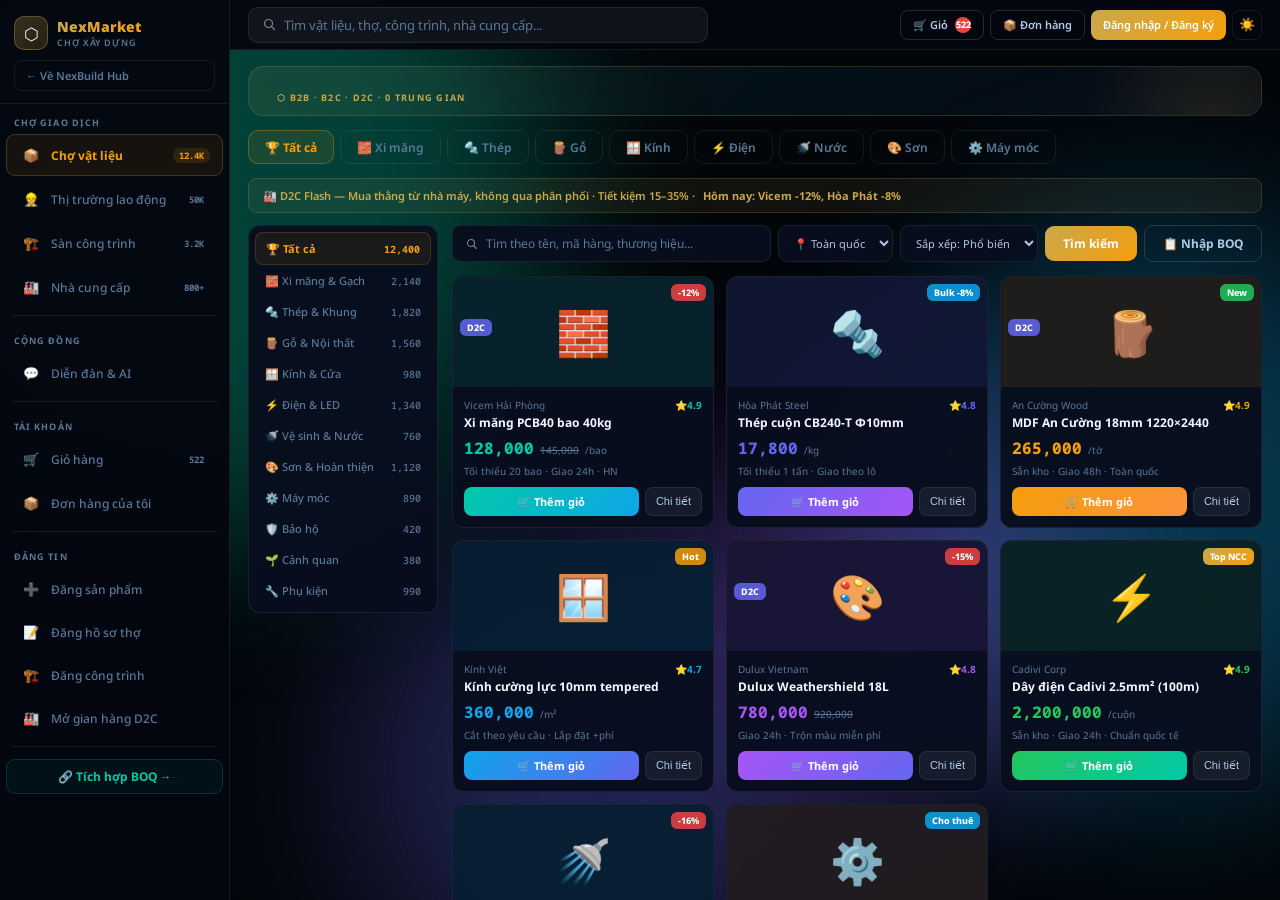
<file: public/marketplace.html>
<!DOCTYPE html>
<html lang="vi" data-theme="dark">
<head>
<meta charset="UTF-8">
<meta name="viewport" content="width=device-width,initial-scale=1.0">
<title>NexMarket — Chợ xây dựng thông minh B2B·B2C·D2C</title>
<link href="https://fonts.googleapis.com/css2?family=Noto+Sans:wght@300;400;500;600;700;900&family=Noto+Sans+Mono:wght@400;600;700&display=swap" rel="stylesheet">
<style>
*{margin:0;padding:0;box-sizing:border-box}
:root{--c1:#00C9A7;--c2:#0EA5E9;--ind:#6366F1;--vio:#A855F7;--gold:#C9A84C;--green:#22C55E;--red:#EF4444;--amb:#F59E0B;--or:#FB923C;--grad:linear-gradient(135deg,#00C9A7,#0EA5E9,#6366F1,#A855F7)}
[data-theme="dark"]{--bg:#030609;--bg2:#050A14;--bg3:#080E1C;--bg4:#0B1424;--text:#F2F7FF;--text2:#B0C8E4;--text3:#5A7898;--bdr:rgba(255,255,255,.08);--bdr2:rgba(255,255,255,.14);--sur:rgba(8,14,30,.96);--sur2:rgba(12,22,45,.98);--sb:rgba(4,7,16,.96);--r:12px}
[data-theme="light"]{--bg:#EEF2FF;--bg2:#F8F9FF;--bg3:#E4E9FF;--bg4:#DDE4FF;--text:#0A1020;--text2:#2A3A58;--text3:#5A7898;--bdr:rgba(80,100,200,.1);--bdr2:rgba(80,100,200,.2);--sur:rgba(255,255,255,.96);--sur2:#fff;--sb:rgba(248,250,255,.97);--r:12px}
html,body{height:100%;font-family:"Noto Sans",sans-serif;background:var(--bg);color:var(--text);overflow:hidden;-webkit-font-smoothing:antialiased}
.orb{position:fixed;border-radius:50%;filter:blur(90px);pointer-events:none;z-index:0;animation:drift 14s ease-in-out infinite alternate;opacity:.3}
.o1{width:700px;height:700px;background:#00C9A7;top:-18%;left:-12%;animation-delay:0s}
.o2{width:560px;height:560px;background:#0EA5E9;top:25%;right:-12%;animation-delay:-4s}
.o3{width:480px;height:480px;background:#6366F1;bottom:-12%;left:28%;animation-delay:-8s}
.o4{width:380px;height:380px;background:#A855F7;top:45%;left:55%;animation-delay:-11s}
@keyframes drift{0%{transform:translate(0,0) scale(1)}40%{transform:translate(28px,-38px) scale(1.07)}70%{transform:translate(-18px,26px) scale(.94)}100%{transform:translate(12px,18px) scale(1.04)}}
[data-theme="light"] .orb{opacity:.07}

#app{display:flex;height:100vh;overflow:hidden;position:relative;z-index:1}

/* ── SIDEBAR ── */
#sb{width:230px;flex-shrink:0;height:100vh;background:var(--sb);border-right:1px solid var(--bdr);display:flex;flex-direction:column;overflow-y:auto;z-index:100;transition:width .3s}
#sb::-webkit-scrollbar{width:3px}#sb::-webkit-scrollbar-thumb{background:rgba(255,255,255,.08);border-radius:2px}
.sb-head{padding:16px 14px 12px;border-bottom:1px solid var(--bdr);flex-shrink:0}
.sb-brand{display:flex;align-items:center;gap:9px;margin-bottom:10px}
.sb-ico{width:34px;height:34px;border-radius:10px;background:linear-gradient(135deg,rgba(201,168,76,.25),rgba(245,158,11,.15));border:1px solid rgba(201,168,76,.35);display:flex;align-items:center;justify-content:center;font-size:17px;flex-shrink:0}
.sb-t1{font-size:14px;font-weight:900;background:linear-gradient(135deg,#C9A84C,#F59E0B);-webkit-background-clip:text;-webkit-text-fill-color:transparent;background-clip:text}
.sb-t2{font-size:9px;color:var(--text3);font-weight:600;letter-spacing:.1em;text-transform:uppercase}
.sb-back{width:100%;padding:7px 11px;border-radius:8px;border:1px solid var(--bdr);background:transparent;color:var(--text3);font-size:11px;font-weight:600;cursor:pointer;font-family:"Noto Sans",sans-serif;display:flex;align-items:center;gap:6px;transition:all .2s}
.sb-back:hover{border-color:var(--c1);color:var(--c1)}
.sb-sec{padding:12px 14px 4px;font-size:9px;font-weight:700;color:var(--text3);letter-spacing:.12em;text-transform:uppercase}
.si{display:flex;align-items:center;gap:8px;padding:8px 12px;margin:1px 6px;border-radius:9px;cursor:pointer;transition:all .2s;font-size:12px;font-weight:500;color:var(--text3);border:1px solid transparent}
.si:hover{background:rgba(255,255,255,.05);color:var(--text2)}
.si.on{font-weight:700;border-color:rgba(201,168,76,.25)}
.si-ic{width:24px;height:24px;border-radius:7px;display:flex;align-items:center;justify-content:center;font-size:13px;flex-shrink:0}
.si-b{margin-left:auto;font-size:9px;font-weight:700;padding:1px 6px;border-radius:7px;font-family:"Noto Sans Mono",monospace}
.si-div{height:1px;background:var(--bdr);margin:6px 12px}

/* NAV COLORS */
.si.on.nav-mat{background:rgba(245,158,11,.08);color:var(--amb)}.si.on.nav-mat .si-b{background:rgba(245,158,11,.12);color:var(--amb)}
.si.on.nav-work{background:rgba(0,201,167,.08);color:var(--c1)}.si.on.nav-work .si-b{background:rgba(0,201,167,.12);color:var(--c1)}
.si.on.nav-proj{background:rgba(14,165,233,.08);color:var(--c2)}.si.on.nav-proj .si-b{background:rgba(14,165,233,.12);color:var(--c2)}
.si.on.nav-sup{background:rgba(99,102,241,.08);color:var(--ind)}.si.on.nav-sup .si-b{background:rgba(99,102,241,.12);color:var(--ind)}
.si.on.nav-forum{background:rgba(168,85,247,.08);color:var(--vio)}.si.on.nav-forum .si-b{background:rgba(168,85,247,.12);color:var(--vio)}
.si.on.nav-cart{background:rgba(239,68,68,.08);color:var(--red)}.si.on.nav-cart .si-b{background:rgba(239,68,68,.12);color:var(--red)}
.si.on.nav-orders{background:rgba(34,197,94,.08);color:var(--green)}

/* ── MAIN ── */
#main{flex:1;display:flex;flex-direction:column;overflow:hidden}
.topbar{height:50px;background:var(--sb);border-bottom:1px solid var(--bdr);display:flex;align-items:center;gap:10px;padding:0 18px;flex-shrink:0}
.tb-search{flex:1;max-width:460px;display:flex;align-items:center;gap:8px;padding:8px 14px;background:rgba(255,255,255,.05);border:1px solid var(--bdr);border-radius:10px;transition:all .2s}
.tb-search:focus-within{border-color:rgba(201,168,76,.4);background:rgba(201,168,76,.04)}
.tb-search input{flex:1;background:transparent;border:none;outline:none;color:var(--text);font-size:13px;font-family:"Noto Sans",sans-serif}
.tb-search input::placeholder{color:var(--text3)}
.tb-acts{margin-left:auto;display:flex;gap:6px;align-items:center}
.tba{height:30px;padding:0 12px;border-radius:8px;font-size:11px;font-weight:600;cursor:pointer;font-family:"Noto Sans",sans-serif;transition:all .2s;display:flex;align-items:center;gap:5px;border:1px solid var(--bdr2);background:transparent;color:var(--text2)}
.tba:hover{border-color:var(--c1);color:var(--c1)}
.tba-gold{background:linear-gradient(135deg,#C9A84C,#F59E0B);border:none;color:#fff}
.tba-gold:hover{opacity:.88}
.tba-cart{border-color:rgba(239,68,68,.3);color:var(--red);background:rgba(239,68,68,.06)}
.tba-cart:hover{background:rgba(239,68,68,.1)}
.tba-ic{width:30px;height:30px;border-radius:8px;border:1px solid var(--bdr);background:transparent;color:var(--text2);cursor:pointer;display:flex;align-items:center;justify-content:center;font-size:13px;transition:all .2s}
.tba-ic:hover{border-color:var(--c1);color:var(--c1)}
.cart-count{display:inline-flex;width:16px;height:16px;border-radius:50%;background:var(--red);color:#fff;font-size:9px;font-weight:800;align-items:center;justify-content:center;margin-left:2px}

/* ── PAGES ── */
.pg{flex:1;overflow-y:auto;display:none;flex-direction:column}
.pg.on{display:flex}
.pg::-webkit-scrollbar{width:5px}.pg::-webkit-scrollbar-thumb{background:rgba(255,255,255,.08);border-radius:3px}

/* ── HERO BANNER ── */
.mkt-hero{margin:16px 18px 0;border-radius:16px;padding:24px 28px;position:relative;overflow:hidden;background:linear-gradient(135deg,rgba(201,168,76,.1),rgba(14,165,233,.07),rgba(99,102,241,.05));border:1px solid rgba(201,168,76,.2);display:flex;align-items:center;justify-content:space-between;gap:20px;flex-wrap:wrap}
.mkt-hero::before{content:"";position:absolute;top:-80px;right:-80px;width:260px;height:260px;background:radial-gradient(circle,rgba(201,168,76,.12),transparent 70%);border-radius:50%}
.mh-l .tag{font-size:9px;font-weight:700;color:var(--gold);letter-spacing:.14em;text-transform:uppercase;margin-bottom:8px;display:flex;align-items:center;gap:5px}
.mh-l h2{font-size:clamp(18px,2.5vw,26px);font-weight:900;line-height:1.15;margin-bottom:6px}
.mh-l h2 span{background:linear-gradient(135deg,#C9A84C,#0EA5E9);-webkit-background-clip:text;-webkit-text-fill-color:transparent;background-clip:text}
.mh-l p{font-size:12px;color:var(--text2);line-height:1.65;max-width:440px}
.mh-stats{display:flex;gap:20px;flex-wrap:wrap}
.mh-s{text-align:center}
.mh-sv{font-family:"Noto Sans Mono",monospace;font-size:20px;font-weight:800;background:var(--grad);-webkit-background-clip:text;-webkit-text-fill-color:transparent;background-clip:text;line-height:1}
.mh-sl{font-size:10px;color:var(--text3);margin-top:2px}

/* ── TAB BAR ── */
.tab-bar{display:flex;gap:6px;padding:14px 18px 0;overflow-x:auto;flex-shrink:0}
.tab-bar::-webkit-scrollbar{height:3px}.tab-bar::-webkit-scrollbar-thumb{background:rgba(255,255,255,.08)}
.tb{height:34px;padding:0 16px;border-radius:10px;font-size:12px;font-weight:600;cursor:pointer;border:1px solid var(--bdr);background:transparent;color:var(--text3);font-family:"Noto Sans",sans-serif;transition:all .22s;display:flex;align-items:center;gap:6px;white-space:nowrap;flex-shrink:0}
.tb:hover{color:var(--text2);border-color:var(--bdr2)}
.tb.on{font-weight:700}
.tb-mat.on{background:rgba(245,158,11,.1);border-color:rgba(245,158,11,.3);color:var(--amb)}
.tb-work.on{background:rgba(0,201,167,.1);border-color:rgba(0,201,167,.3);color:var(--c1)}
.tb-proj.on{background:rgba(14,165,233,.1);border-color:rgba(14,165,233,.3);color:var(--c2)}
.tb-sup.on{background:rgba(99,102,241,.1);border-color:rgba(99,102,241,.3);color:var(--ind)}
.tb-forum.on{background:rgba(168,85,247,.1);border-color:rgba(168,85,247,.3);color:var(--vio)}

/* ── CONTENT AREA ── */
.pg-content{padding:14px 18px 24px;flex:1}
.pc-two{display:grid;grid-template-columns:190px 1fr;gap:14px}
.pc-three{display:grid;grid-template-columns:1fr 1fr 320px;gap:14px}

/* ── FILTERS ── */
.filter-row{display:flex;gap:7px;margin-bottom:14px;flex-wrap:wrap;align-items:center}
.fi{flex:1;min-width:160px;display:flex;align-items:center;gap:8px;padding:9px 13px;background:var(--sur);border:1px solid var(--bdr);border-radius:9px;transition:all .2s}
.fi:focus-within{border-color:rgba(201,168,76,.4)}
.fi input{flex:1;background:transparent;border:none;outline:none;color:var(--text);font-size:12px;font-family:"Noto Sans",sans-serif}
.fi input::placeholder{color:var(--text3)}
.fsel{padding:9px 11px;border-radius:9px;border:1px solid var(--bdr);background:var(--sur);color:var(--text2);font-size:11px;font-family:"Noto Sans",sans-serif;outline:none;cursor:pointer}
.fbtn{padding:9px 18px;border-radius:9px;border:none;color:#fff;font-size:12px;font-weight:700;cursor:pointer;font-family:"Noto Sans",sans-serif;white-space:nowrap}
.fbtn-gold{background:linear-gradient(135deg,#C9A84C,#F59E0B)}
.fbtn-teal{background:linear-gradient(135deg,#00C9A7,#0EA5E9)}
.fbtn-blue{background:linear-gradient(135deg,#0EA5E9,#6366F1)}
.fbtn-ind{background:linear-gradient(135deg,#6366F1,#A855F7)}
.fbtn-ghost{background:transparent;border:1px solid var(--bdr2);color:var(--text2)}
.fbtn-ghost:hover{border-color:var(--c1);color:var(--c1)}

/* ── CATEGORY LIST ── */
.cat-list{background:var(--sur);border:1px solid var(--bdr);border-radius:var(--r);padding:6px;height:fit-content}
.ci{display:flex;justify-content:space-between;align-items:center;padding:8px 10px;border-radius:8px;font-size:11px;font-weight:500;color:var(--text3);cursor:pointer;transition:all .2s}
.ci:hover{background:rgba(255,255,255,.05);color:var(--text2)}
.ci.on{background:rgba(245,158,11,.08);color:var(--amb);font-weight:700;border:1px solid rgba(245,158,11,.18)}
.ci-count{font-family:"Noto Sans Mono",monospace;font-size:10px}

/* ── PRODUCT GRID ── */
.prod-grid{display:grid;grid-template-columns:repeat(3,1fr);gap:12px}
.pcard{background:var(--sur);border:1px solid var(--bdr);border-radius:var(--r);overflow:hidden;cursor:pointer;transition:all .25s;display:flex;flex-direction:column}
.pcard:hover{transform:translateY(-3px);box-shadow:0 10px 32px rgba(0,0,0,.4);border-color:var(--bdr2)}
.pc-img{height:110px;display:flex;align-items:center;justify-content:center;font-size:44px;position:relative;flex-shrink:0}
.pc-badges{position:absolute;top:7px;right:7px;display:flex;flex-direction:column;gap:3px;align-items:flex-end}
.pc-badge-l{position:absolute;top:7px;left:7px}
.bdg{font-size:9px;font-weight:800;padding:2px 7px;border-radius:6px}
.bdg-d2c{background:rgba(99,102,241,.85);color:#fff}
.bdg-sale{background:rgba(239,68,68,.85);color:#fff}
.bdg-new{background:rgba(34,197,94,.85);color:#fff}
.bdg-hot{background:rgba(245,158,11,.85);color:#fff}
.bdg-bulk{background:rgba(14,165,233,.85);color:#fff}
.bdg-vip{background:linear-gradient(135deg,#C9A84C,#F59E0B);color:#fff}
.pc-body{padding:11px;flex:1;display:flex;flex-direction:column}
.pc-sup{font-size:10px;color:var(--text3);margin-bottom:3px;display:flex;align-items:center;justify-content:space-between}
.pc-name{font-size:12px;font-weight:700;color:var(--text);margin-bottom:6px;line-height:1.35;flex:1}
.pc-price-row{display:flex;align-items:baseline;gap:6px;margin-bottom:5px}
.pc-price{font-family:"Noto Sans Mono",monospace;font-size:16px;font-weight:800}
.pc-price-old{font-size:10px;color:var(--text3);text-decoration:line-through}
.pc-unit{font-size:10px;color:var(--text3)}
.pc-info{font-size:10px;color:var(--text3);margin-bottom:9px}
.pc-acts{display:flex;gap:6px}
.pb{flex:1;padding:7px;border-radius:8px;font-size:11px;font-weight:700;border:none;color:#fff;cursor:pointer;font-family:"Noto Sans",sans-serif;transition:opacity .2s;text-align:center}
.pb:hover{opacity:.85}
.pb-s{padding:7px 10px;border-radius:8px;background:rgba(255,255,255,.06);border:1px solid var(--bdr);color:var(--text2);font-size:11px;cursor:pointer;transition:all .2s}
.pb-s:hover{border-color:var(--c1);color:var(--c1)}
.boq-import-card{background:linear-gradient(135deg,rgba(0,201,167,.07),rgba(14,165,233,.05));border:1px solid rgba(0,201,167,.2);border-radius:var(--r);padding:16px;display:flex;align-items:center;gap:14px;cursor:pointer;transition:all .25s;margin-top:12px}
.boq-import-card:hover{border-color:rgba(0,201,167,.4);transform:translateY(-1px)}
.pg-row{display:flex;align-items:center;justify-content:space-between;margin-top:12px;padding-top:12px;border-top:1px solid var(--bdr)}
.pg-info{font-size:11px;color:var(--text3)}
.pg-btns{display:flex;gap:5px}
.pg-btn{padding:5px 11px;border-radius:7px;background:rgba(255,255,255,.05);border:1px solid var(--bdr);color:var(--text2);font-size:11px;font-weight:600;cursor:pointer;font-family:"Noto Sans",sans-serif;transition:all .2s}
.pg-btn.on{background:linear-gradient(135deg,#C9A84C,#F59E0B);border:none;color:#fff}
.pg-btn:hover:not(.on){border-color:var(--c1);color:var(--c1)}

/* ── NOTICE ── */
.notice{padding:9px 14px;border-radius:9px;display:flex;align-items:center;gap:8px;font-size:11px;font-weight:600;margin-bottom:12px}
.n-gold{background:rgba(201,168,76,.08);border:1px solid rgba(201,168,76,.2);color:var(--gold)}
.n-teal{background:rgba(0,201,167,.07);border:1px solid rgba(0,201,167,.18);color:var(--c1)}
.n-red{background:rgba(239,68,68,.07);border:1px solid rgba(239,68,68,.18);color:var(--red)}
.n-blue{background:rgba(14,165,233,.07);border:1px solid rgba(14,165,233,.18);color:var(--c2)}

/* ── WORKER CARDS ── */
.wgrid{display:grid;grid-template-columns:repeat(2,1fr);gap:12px}
.wcard{background:var(--sur);border:1px solid var(--bdr);border-radius:var(--r);padding:16px;cursor:pointer;transition:all .25s;position:relative;overflow:hidden}
.wcard:hover{transform:translateY(-2px);box-shadow:0 8px 28px rgba(0,0,0,.35);border-color:var(--bdr2)}
.wc-top{display:flex;gap:10px;margin-bottom:10px}
.wc-av{width:46px;height:46px;border-radius:50%;display:flex;align-items:center;justify-content:center;font-size:20px;position:relative;flex-shrink:0}
.wc-online{position:absolute;bottom:1px;right:1px;width:12px;height:12px;border-radius:50%;border:2px solid var(--bg2)}
.on-green{background:#22C55E}
.on-yellow{background:#F59E0B}
.wc-info{flex:1}
.wc-name{font-weight:800;font-size:13px;color:var(--text);margin-bottom:1px}
.wc-loc{font-size:10px;color:var(--text3)}
.wc-status{font-size:10px;font-weight:700}
.wc-price{font-weight:800;font-size:14px;white-space:nowrap}
.wc-desc{font-size:11px;color:var(--text2);margin-bottom:9px;line-height:1.55}
.wc-tags{display:flex;gap:4px;flex-wrap:wrap;margin-bottom:10px}
.wtag{font-size:9px;font-weight:700;padding:2px 7px;border-radius:6px;border:1px solid}
.wc-acts{display:flex;gap:6px}
.wa{flex:1;padding:8px;border-radius:8px;font-size:11px;font-weight:700;border:none;color:#fff;cursor:pointer;font-family:"Noto Sans",sans-serif;text-align:center;transition:opacity .2s}
.wa:hover{opacity:.85}
.wa-g{background:rgba(255,255,255,.06);border:1px solid var(--bdr);color:var(--text2);font-size:10px}
.wa-g:hover{border-color:var(--c1);color:var(--c1)}
.wc-rating{font-size:10px;font-weight:700}

/* ── PROJECT CARDS ── */
.pjlist{display:flex;flex-direction:column;gap:10px}
.pjcard{background:var(--sur);border:1px solid var(--bdr);border-radius:var(--r);padding:16px;cursor:pointer;transition:all .25s}
.pjcard:hover{border-color:var(--bdr2);transform:translateY(-1px);box-shadow:0 6px 24px rgba(0,0,0,.3)}
.pjc-top{display:flex;align-items:flex-start;gap:14px;flex-wrap:wrap}
.pjc-info{flex:1;min-width:200px}
.pjc-header{display:flex;align-items:center;gap:7px;margin-bottom:7px;flex-wrap:wrap}
.pjc-name{font-weight:800;font-size:14px;color:var(--text);margin-bottom:7px}
.pills{display:flex;gap:5px;flex-wrap:wrap;margin-bottom:7px}
.pill{display:inline-flex;align-items:center;padding:2px 9px;border-radius:7px;font-size:10px;font-weight:700;border:1px solid}
.p-t{background:rgba(0,201,167,.08);border-color:rgba(0,201,167,.2);color:var(--c1)}
.p-b{background:rgba(14,165,233,.08);border-color:rgba(14,165,233,.2);color:var(--c2)}
.p-i{background:rgba(99,102,241,.08);border-color:rgba(99,102,241,.2);color:var(--ind)}
.p-v{background:rgba(168,85,247,.08);border-color:rgba(168,85,247,.2);color:var(--vio)}
.p-g{background:rgba(34,197,94,.08);border-color:rgba(34,197,94,.2);color:var(--green)}
.p-r{background:rgba(239,68,68,.08);border-color:rgba(239,68,68,.2);color:var(--red)}
.p-gold{background:rgba(201,168,76,.08);border-color:rgba(201,168,76,.2);color:var(--gold)}
.p-or{background:rgba(251,146,60,.08);border-color:rgba(251,146,60,.2);color:var(--or)}
.pjc-desc{font-size:11px;color:var(--text2);line-height:1.65}
.pjc-acts{display:flex;flex-direction:column;gap:6px;min-width:140px}
.pja{padding:8px 16px;border-radius:8px;font-size:11px;font-weight:700;border:none;color:#fff;cursor:pointer;font-family:"Noto Sans",sans-serif;text-align:center;transition:opacity .2s}
.pja:hover{opacity:.85}
.pja-g{background:rgba(255,255,255,.06);border:1px solid var(--bdr);color:var(--text);font-size:11px;font-weight:600}
.pja-g:hover{border-color:var(--c1);color:var(--c1)}
.pjc-views{font-size:10px;color:var(--text3);text-align:center;margin-top:3px}

/* ── SUPPLIER CARDS ── */
.sgrid{display:grid;grid-template-columns:repeat(2,1fr);gap:12px}
.scard{background:var(--sur);border:1px solid var(--bdr);border-radius:var(--r);overflow:hidden;transition:all .25s}
.scard:hover{transform:translateY(-2px);box-shadow:0 8px 28px rgba(0,0,0,.35);border-color:var(--bdr2)}
.sc-banner{height:68px;display:flex;align-items:center;gap:14px;padding:0 16px;position:relative;overflow:hidden}
.sc-ico{font-size:30px;flex-shrink:0}
.sc-bname{font-weight:800;font-size:14px;color:#fff;margin-bottom:1px}
.sc-verified{font-size:9px;font-weight:700;color:rgba(255,255,255,.8);display:flex;align-items:center;gap:3px}
.sc-body{padding:12px 16px}
.sc-cats{display:flex;gap:4px;flex-wrap:wrap;margin-bottom:9px}
.sc-meta{display:grid;grid-template-columns:repeat(3,1fr);gap:6px;margin-bottom:10px}
.sc-m{text-align:center;padding:7px;background:rgba(255,255,255,.04);border-radius:7px}
.sc-mv{font-family:"Noto Sans Mono",monospace;font-size:13px;font-weight:700}
.sc-ml{font-size:9px;color:var(--text3);margin-top:1px}
.sc-act{width:100%;padding:8px;border-radius:8px;font-size:11px;font-weight:700;border:none;color:#fff;cursor:pointer;font-family:"Noto Sans",sans-serif;transition:opacity .2s}
.sc-act:hover{opacity:.85}
.sc-register{background:linear-gradient(135deg,rgba(201,168,76,.08),rgba(245,158,11,.05));border:1px solid rgba(201,168,76,.2);border-radius:var(--r);padding:18px;display:flex;align-items:center;gap:14px;margin-top:12px}

/* ── FORUM ── */
.forum-layout{display:grid;grid-template-columns:1fr 300px;gap:14px}
.fpost{background:var(--sur);border:1px solid var(--bdr);border-radius:var(--r);padding:14px;margin-bottom:10px;cursor:pointer;transition:all .22s}
.fpost:hover{border-color:var(--bdr2);background:rgba(255,255,255,.04)}
.fp-top{display:flex;gap:9px;margin-bottom:9px}
.fp-av{width:34px;height:34px;border-radius:50%;display:flex;align-items:center;justify-content:center;font-size:16px;flex-shrink:0}
.fp-meta{flex:1}
.fp-name{font-weight:700;font-size:12px;color:var(--text)}
.fp-role{font-size:9px;color:var(--text3)}
.fp-vote{font-size:11px;font-weight:700;display:flex;align-items:center;gap:3px}
.fp-title{font-size:13px;font-weight:800;margin-bottom:5px;color:var(--text);line-height:1.3}
.fp-excerpt{font-size:11px;color:var(--text2);line-height:1.65;margin-bottom:8px}
.fp-footer{display:flex;align-items:center;gap:10px;font-size:10px;color:var(--text3)}
.write-btn{width:100%;padding:11px;border-radius:10px;background:linear-gradient(135deg,rgba(168,85,247,.1),rgba(99,102,241,.07));border:1px dashed rgba(168,85,247,.3);color:var(--vio);font-size:12px;font-weight:700;cursor:pointer;font-family:"Noto Sans",sans-serif;display:flex;align-items:center;justify-content:center;gap:8px;margin-bottom:12px;transition:all .22s}
.write-btn:hover{background:rgba(168,85,247,.12);border-color:rgba(168,85,247,.5)}
.ai-panel{background:var(--sur);border:1px solid var(--bdr);border-radius:var(--r);padding:14px;position:sticky;top:0}
.ai-panel-title{font-weight:800;font-size:13px;margin-bottom:12px;display:flex;align-items:center;gap:7px}
.ai-step-r{display:flex;gap:8px;margin-bottom:9px;font-size:11px}
.ai-dot{width:20px;height:20px;border-radius:50%;flex-shrink:0;display:flex;align-items:center;justify-content:center;font-size:9px;font-weight:800;margin-top:1px}
.ai-step-body{flex:1;color:var(--text2);line-height:1.55}
.top-contrib{display:flex;flex-direction:column;gap:6px}
.tc-item{display:flex;align-items:center;gap:8px;padding:8px;background:rgba(255,255,255,.04);border-radius:8px}
.tc-av{width:28px;height:28px;border-radius:50%;display:flex;align-items:center;justify-content:center;font-size:13px;flex-shrink:0}
.tc-name{font-size:11px;font-weight:600;flex:1}
.tc-pts{font-family:"Noto Sans Mono",monospace;font-size:10px;font-weight:700;color:var(--gold)}

/* ── CART PAGE ── */
.cart-layout{display:grid;grid-template-columns:1fr 280px;gap:14px}
.cart-item{background:var(--sur);border:1px solid var(--bdr);border-radius:var(--r);padding:14px;display:flex;gap:12px;align-items:flex-start;margin-bottom:10px;transition:all .22s}
.cart-item:hover{border-color:var(--bdr2)}
.ci-thumb{width:60px;height:60px;border-radius:9px;display:flex;align-items:center;justify-content:center;font-size:28px;flex-shrink:0}
.ci-info{flex:1}
.ci-name{font-weight:700;font-size:13px;margin-bottom:2px;color:var(--text)}
.ci-sup{font-size:10px;color:var(--text3);margin-bottom:6px}
.ci-qty-row{display:flex;align-items:center;gap:10px}
.qty-btn{width:26px;height:26px;border-radius:6px;border:1px solid var(--bdr);background:rgba(255,255,255,.05);color:var(--text);cursor:pointer;font-size:14px;display:flex;align-items:center;justify-content:center;transition:all .2s}
.qty-btn:hover{border-color:var(--c1);color:var(--c1)}
.qty-val{font-family:"Noto Sans Mono",monospace;font-size:13px;font-weight:700;width:30px;text-align:center}
.ci-unit{font-size:10px;color:var(--text3)}
.ci-total{font-family:"Noto Sans Mono",monospace;font-size:15px;font-weight:800;margin-left:auto}
.ci-del{padding:5px 8px;border-radius:7px;background:rgba(239,68,68,.08);border:1px solid rgba(239,68,68,.18);color:var(--red);font-size:10px;cursor:pointer;font-family:"Noto Sans",sans-serif;transition:all .2s}
.ci-del:hover{background:rgba(239,68,68,.15)}
.cart-summary{background:var(--sur);border:1px solid var(--bdr);border-radius:var(--r);padding:16px;position:sticky;top:0}
.cs-title{font-weight:800;font-size:14px;margin-bottom:12px}
.cs-row{display:flex;justify-content:space-between;font-size:12px;color:var(--text2);margin-bottom:7px}
.cs-row.total{font-weight:800;font-size:15px;color:var(--text);border-top:1px solid var(--bdr);padding-top:10px;margin-top:4px}
.cs-total-v{color:var(--c1);font-family:"Noto Sans Mono",monospace}
.checkout-btn{width:100%;padding:12px;border-radius:10px;background:linear-gradient(135deg,#00C9A7,#0EA5E9);border:none;color:#fff;font-size:13px;font-weight:700;cursor:pointer;font-family:"Noto Sans",sans-serif;margin-top:12px;transition:all .2s}
.checkout-btn:hover{transform:translateY(-1px);box-shadow:0 6px 20px rgba(0,201,167,.3)}
.cs-note{font-size:10px;color:var(--text3);text-align:center;margin-top:8px;line-height:1.6}

/* ── CHECKOUT MODAL ── */
.modal-overlay{position:fixed;inset:0;background:rgba(0,0,0,.6);z-index:500;display:none;align-items:center;justify-content:center;backdrop-filter:blur(6px)}
.modal-overlay.open{display:flex}
.modal{background:var(--bg3);border:1px solid var(--bdr2);border-radius:18px;width:480px;max-height:85vh;overflow-y:auto;position:relative}
.modal::-webkit-scrollbar{width:4px}.modal::-webkit-scrollbar-thumb{background:rgba(255,255,255,.1)}
.modal-hdr{padding:20px 22px 16px;border-bottom:1px solid var(--bdr);display:flex;align-items:center;justify-content:space-between;position:sticky;top:0;background:var(--bg3);z-index:2}
.modal-title{font-weight:800;font-size:16px}
.modal-close{width:32px;height:32px;border-radius:9px;border:1px solid var(--bdr);background:transparent;color:var(--text2);cursor:pointer;font-size:18px;display:flex;align-items:center;justify-content:center}
.modal-body{padding:20px 22px}
.form-group{margin-bottom:14px}
.form-label{font-size:11px;font-weight:700;color:var(--text3);letter-spacing:.06em;text-transform:uppercase;margin-bottom:6px;display:block}
.form-input{width:100%;padding:10px 13px;border-radius:9px;border:1px solid var(--bdr);background:rgba(255,255,255,.05);color:var(--text);font-size:13px;font-family:"Noto Sans",sans-serif;outline:none;transition:all .2s}
.form-input:focus{border-color:rgba(0,201,167,.4);background:rgba(0,201,167,.04)}
.form-row{display:grid;grid-template-columns:1fr 1fr;gap:10px}
.escrow-box{background:linear-gradient(135deg,rgba(0,201,167,.08),rgba(14,165,233,.05));border:1px solid rgba(0,201,167,.2);border-radius:11px;padding:14px;margin-bottom:14px}
.escrow-title{font-size:12px;font-weight:800;color:var(--c1);margin-bottom:6px;display:flex;align-items:center;gap:6px}
.escrow-desc{font-size:11px;color:var(--text2);line-height:1.65}
.otp-box{display:none;text-align:center;padding:20px 0}
.otp-title{font-size:14px;font-weight:800;margin-bottom:8px}
.otp-sub{font-size:12px;color:var(--text2);margin-bottom:16px}
.otp-inputs{display:flex;gap:8px;justify-content:center;margin-bottom:14px}
.otp-inp{width:44px;height:50px;border-radius:10px;border:2px solid var(--bdr);background:rgba(255,255,255,.05);color:var(--text);font-size:20px;font-weight:700;text-align:center;font-family:"Noto Sans Mono",monospace;outline:none;transition:all .2s}
.otp-inp:focus{border-color:var(--c1);background:rgba(0,201,167,.05)}
.pay-methods{display:flex;gap:8px;margin-bottom:14px;flex-wrap:wrap}
.pm{flex:1;min-width:80px;padding:10px 8px;border-radius:9px;border:1px solid var(--bdr);background:transparent;color:var(--text2);font-size:11px;font-weight:600;cursor:pointer;font-family:"Noto Sans",sans-serif;text-align:center;transition:all .2s}
.pm:hover{border-color:var(--c1);color:var(--c1)}
.pm.on{background:rgba(0,201,167,.1);border-color:rgba(0,201,167,.35);color:var(--c1)}

/* ── BOOKING MODAL ── */
.booking-steps{display:flex;gap:0;margin-bottom:16px;position:relative}
.booking-steps::before{content:"";position:absolute;top:11px;left:11px;right:11px;height:2px;background:var(--bdr);z-index:0}
.bs{flex:1;display:flex;flex-direction:column;align-items:center;gap:5px;position:relative;z-index:1}
.bs-dot{width:22px;height:22px;border-radius:50%;background:var(--bg2);border:2px solid var(--bdr);display:flex;align-items:center;justify-content:center;font-size:9px;font-weight:800;transition:all .3s}
.bs-dot.done{background:var(--c1);border-color:var(--c1);color:#fff}
.bs-dot.act{background:rgba(0,201,167,.15);border-color:var(--c1);color:var(--c1)}
.bs-label{font-size:9px;color:var(--text3);font-weight:600}

/* ── ORDERS PAGE ── */
.order-card{background:var(--sur);border:1px solid var(--bdr);border-radius:var(--r);padding:14px;margin-bottom:10px;transition:all .22s}
.order-card:hover{border-color:var(--bdr2)}
.oc-head{display:flex;align-items:center;gap:10px;margin-bottom:10px}
.oc-id{font-family:"Noto Sans Mono",monospace;font-size:11px;color:var(--text3);font-weight:600}
.oc-date{font-size:10px;color:var(--text3)}
.oc-status{margin-left:auto}
.oc-items{display:flex;flex-direction:column;gap:6px;margin-bottom:10px}
.oc-item{display:flex;align-items:center;gap:9px;font-size:11px;color:var(--text2)}
.oc-item-ico{font-size:18px}
.oc-total{display:flex;justify-content:space-between;align-items:center;padding-top:10px;border-top:1px solid var(--bdr)}
.oc-total-l{font-size:12px;font-weight:700}
.oc-total-v{font-family:"Noto Sans Mono",monospace;font-size:15px;font-weight:800;color:var(--c1)}
.oc-acts{display:flex;gap:6px;margin-top:10px}
.oa{flex:1;padding:7px;border-radius:8px;font-size:11px;font-weight:700;cursor:pointer;font-family:"Noto Sans",sans-serif;border:none;color:#fff;text-align:center;transition:opacity .2s}
.oa:hover{opacity:.85}
.oa-g{background:rgba(255,255,255,.06);border:1px solid var(--bdr);color:var(--text2)}
.oa-g:hover{border-color:var(--c1);color:var(--c1)}

/* CTA BOXES */
.cta-box{border-radius:var(--r);padding:14px 16px;display:flex;align-items:center;gap:12px;margin-top:12px;transition:all .22s}
.cta-box:hover{transform:translateY(-1px)}
.cta-ico{font-size:26px;flex-shrink:0}
.cta-t{font-weight:800;font-size:13px;margin-bottom:3px}
.cta-s{font-size:11px;color:var(--text2);line-height:1.5;margin-bottom:10px}

/* TOAST */
#toast{position:fixed;bottom:20px;left:50%;transform:translateX(-50%) translateY(80px);background:rgba(3,6,9,.97);border:1px solid rgba(0,201,167,.3);border-radius:10px;padding:8px 16px;font-size:12px;font-weight:600;color:var(--c1);transition:transform .3s cubic-bezier(.34,1.2,.64,1);z-index:9999;pointer-events:none;white-space:nowrap}

@media(max-width:1000px){.pc-two,.pc-three{grid-template-columns:1fr}.prod-grid{grid-template-columns:repeat(2,1fr)}.wgrid,.sgrid{grid-template-columns:1fr}.forum-layout,.cart-layout{grid-template-columns:1fr}}
@media(max-width:700px){#sb{display:none}#main{margin-left:0}.prod-grid{grid-template-columns:1fr}}
</style>
</head>
<body>
<div class="orb o1"></div><div class="orb o2"></div><div class="orb o3"></div><div class="orb o4"></div>

<!-- CHECKOUT MODAL -->
<div class="modal-overlay" id="checkoutModal" onclick="if(event.target===this)closeCheckout()">
  <div class="modal">
    <div class="modal-hdr">
      <div class="modal-title" id="checkoutTitle">🛒 Xác nhận đơn hàng</div>
      <button class="modal-close" onclick="closeCheckout()">×</button>
    </div>
    <div class="modal-body" id="checkoutBody">
      <div class="escrow-box">
        <div class="escrow-title">🔒 Thanh toán qua Escrow NexBuild</div>
        <div class="escrow-desc">Tiền được giữ an toàn bởi NexBuild — chỉ chuyển cho người bán khi bạn xác nhận đã nhận hàng đúng mô tả. Không bao giờ mất tiền oan.</div>
      </div>
      <div class="form-group"><label class="form-label">Địa chỉ giao hàng</label><input class="form-input" placeholder="Số nhà, đường, phường, quận, thành phố..."></div>
      <div class="form-row">
        <div class="form-group"><label class="form-label">Tên người nhận</label><input class="form-input" placeholder="Nguyễn Văn A"></div>
        <div class="form-group"><label class="form-label">Số điện thoại</label><input class="form-input" placeholder="09xx xxx xxx"></div>
      </div>
      <div class="form-group"><label class="form-label">Ghi chú cho NCC</label><textarea class="form-input" rows="2" style="resize:none" placeholder="Giao buổi sáng, gọi trước 30 phút..."></textarea></div>
      <div class="form-group">
        <label class="form-label">Phương thức thanh toán</label>
        <div class="pay-methods">
          <button class="pm on" onclick="selPM(this)">💳 Thẻ ngân hàng</button>
          <button class="pm" onclick="selPM(this)">📱 VNPay</button>
          <button class="pm" onclick="selPM(this)">🏦 Chuyển khoản</button>
          <button class="pm" onclick="selPM(this)">💰 Tín dụng B2B</button>
        </div>
      </div>
      <div style="display:flex;justify-content:space-between;align-items:center;padding:10px 0;border-top:1px solid var(--bdr);margin-bottom:14px">
        <span style="font-size:13px;font-weight:700">Tổng thanh toán</span>
        <span style="font-family:'Noto Sans Mono',monospace;font-size:18px;font-weight:800;color:var(--c1)" id="checkoutTotal">68,500,000đ</span>
      </div>
      <button style="width:100%;padding:12px;border-radius:10px;background:linear-gradient(135deg,#00C9A7,#0EA5E9);border:none;color:#fff;font-size:13px;font-weight:700;cursor:pointer;font-family:'Noto Sans',sans-serif" onclick="nextCheckoutStep()">Tiếp tục → Xác minh OTP</button>
    </div>
  </div>
</div>

<!-- BOOKING MODAL -->
<div class="modal-overlay" id="bookingModal" onclick="if(event.target===this)closeBooking()">
  <div class="modal">
    <div class="modal-hdr">
      <div class="modal-title">👷 Đặt lịch thợ</div>
      <button class="modal-close" onclick="closeBooking()">×</button>
    </div>
    <div class="modal-body">
      <div class="booking-steps">
        <div class="bs"><div class="bs-dot act" id="bk1">1</div><div class="bs-label">Thông tin</div></div>
        <div class="bs"><div class="bs-dot" id="bk2">2</div><div class="bs-label">Lịch làm</div></div>
        <div class="bs"><div class="bs-dot" id="bk3">3</div><div class="bs-label">Escrow</div></div>
        <div class="bs"><div class="bs-dot" id="bk4">4</div><div class="bs-label">Xác nhận</div></div>
      </div>
      <div id="bookingStep1">
        <div style="display:flex;gap:12px;align-items:center;padding:12px;background:rgba(0,201,167,.06);border:1px solid rgba(0,201,167,.15);border-radius:10px;margin-bottom:14px">
          <div style="width:44px;height:44px;border-radius:50%;background:linear-gradient(135deg,#00C9A7,#0EA5E9);display:flex;align-items:center;justify-content:center;font-size:20px;flex-shrink:0">👷</div>
          <div><div style="font-weight:800;font-size:14px" id="bookingWorkerName">Nguyễn Văn An</div><div style="font-size:11px;color:var(--text3)" id="bookingWorkerInfo">Thợ hồ · ⭐ 4.9 · 450K/ngày</div></div>
        </div>
        <div class="form-group"><label class="form-label">Mô tả công việc</label><textarea class="form-input" rows="3" style="resize:none" placeholder="Tô trát 2 phòng, diện tích ~30m² tường, 1 lớp lót + 1 lớp hoàn thiện..."></textarea></div>
        <div class="form-row">
          <div class="form-group"><label class="form-label">Địa chỉ công trình</label><input class="form-input" placeholder="12 Trần Duy Hưng, HN"></div>
          <div class="form-group"><label class="form-label">Số ngày làm việc</label><input class="form-input" type="number" value="3" min="1" max="365"></div>
        </div>
        <button style="width:100%;padding:11px;border-radius:9px;background:linear-gradient(135deg,#00C9A7,#0EA5E9);border:none;color:#fff;font-size:13px;font-weight:700;cursor:pointer;font-family:'Noto Sans',sans-serif" onclick="nextBookingStep()">Tiếp theo → Chọn lịch</button>
      </div>
      <div id="bookingStep2" style="display:none">
        <div style="font-size:12px;font-weight:700;color:var(--text3);margin-bottom:10px">Chọn ngày bắt đầu</div>
        <div style="display:grid;grid-template-columns:repeat(5,1fr);gap:6px;margin-bottom:14px" id="calGrid"></div>
        <div class="form-group"><label class="form-label">Ca làm</label>
          <div style="display:flex;gap:6px">
            <button class="pm on" onclick="selPM(this)">🌅 Sáng (7–12h)</button>
            <button class="pm" onclick="selPM(this)">☀️ Chiều (13–17h)</button>
            <button class="pm" onclick="selPM(this)">🌙 Tối (18–21h)</button>
          </div>
        </div>
        <button style="width:100%;padding:11px;border-radius:9px;background:linear-gradient(135deg,#00C9A7,#0EA5E9);border:none;color:#fff;font-size:13px;font-weight:700;cursor:pointer;font-family:'Noto Sans',sans-serif" onclick="nextBookingStep()">Tiếp theo → Escrow</button>
      </div>
      <div id="bookingStep3" style="display:none">
        <div class="escrow-box" style="margin-bottom:14px">
          <div class="escrow-title">🔒 Escrow bảo vệ cả hai bên</div>
          <div class="escrow-desc">• Bạn nạp tiền vào Escrow trước khi thợ đến làm<br>• Tiền được giữ an toàn trong tài khoản NexBuild<br>• Thợ nhận tiền khi bạn xác nhận hoàn thành tốt<br>• Tranh chấp: NexBuild phân xử, hoàn tiền trong 48h</div>
        </div>
        <div style="background:rgba(255,255,255,.04);border-radius:10px;padding:12px;margin-bottom:14px">
          <div style="display:flex;justify-content:space-between;font-size:12px;color:var(--text2);margin-bottom:6px"><span>Công thợ 3 ngày × 450K</span><span>1,350,000đ</span></div>
          <div style="display:flex;justify-content:space-between;font-size:12px;color:var(--text2);margin-bottom:6px"><span>Phí dịch vụ NexBuild (8%)</span><span>108,000đ</span></div>
          <div style="display:flex;justify-content:space-between;font-size:12px;color:var(--text2);margin-bottom:6px"><span>Bảo hiểm tai nạn</span><span>Miễn phí</span></div>
          <div style="display:flex;justify-content:space-between;font-weight:800;font-size:14px;padding-top:8px;border-top:1px solid var(--bdr)"><span>Tổng nạp Escrow</span><span style="color:var(--c1);font-family:'Noto Sans Mono',monospace">1,458,000đ</span></div>
        </div>
        <button style="width:100%;padding:11px;border-radius:9px;background:linear-gradient(135deg,#00C9A7,#0EA5E9);border:none;color:#fff;font-size:13px;font-weight:700;cursor:pointer;font-family:'Noto Sans',sans-serif" onclick="finishBooking()">✅ Xác nhận đặt lịch + Nạp Escrow</button>
      </div>
    </div>
  </div>
</div>

<!-- BID MODAL -->
<div class="modal-overlay" id="bidModal" onclick="if(event.target===this)closeBid()">
  <div class="modal">
    <div class="modal-hdr">
      <div class="modal-title">📝 Nộp hồ sơ thầu</div>
      <button class="modal-close" onclick="closeBid()">×</button>
    </div>
    <div class="modal-body">
      <div class="form-group"><label class="form-label">Đề xuất giá thầu</label>
        <div style="display:flex;gap:8px">
          <input class="form-input" type="number" placeholder="VD: 320000000" style="flex:1">
          <select class="form-input" style="width:80px"><option>đồng</option><option>triệu</option></select>
        </div>
      </div>
      <div class="form-group"><label class="form-label">Thời gian thi công</label>
        <div style="display:flex;gap:8px">
          <input class="form-input" type="number" value="40" style="flex:1">
          <select class="form-input" style="width:80px"><option>ngày</option><option>tuần</option><option>tháng</option></select>
        </div>
      </div>
      <div class="form-group"><label class="form-label">Giới thiệu năng lực</label><textarea class="form-input" rows="4" style="resize:none" placeholder="Kinh nghiệm 8 năm, 50 dự án tương đương. Portfolio: [link]. Đội 12 thợ chuyên biệt..."></textarea></div>
      <div class="form-group"><label class="form-label">Phương án thi công tóm tắt</label><textarea class="form-input" rows="3" style="resize:none" placeholder="Giai đoạn 1: Xây thô 20 ngày. Giai đoạn 2: Hoàn thiện 20 ngày. Thanh toán theo milestone..."></textarea></div>
      <div style="display:flex;gap:8px;margin-top:4px">
        <button style="flex:1;padding:11px;border-radius:9px;background:linear-gradient(135deg,#6366F1,#A855F7);border:none;color:#fff;font-size:13px;font-weight:700;cursor:pointer;font-family:'Noto Sans',sans-serif" onclick="toast('Hồ sơ thầu đã gửi thành công!');closeBid()">📤 Gửi hồ sơ thầu</button>
        <button style="padding:11px 16px;border-radius:9px;background:transparent;border:1px solid var(--bdr2);color:var(--text2);font-size:12px;font-weight:600;cursor:pointer;font-family:'Noto Sans',sans-serif" onclick="closeBid()">Huỷ</button>
      </div>
    </div>
  </div>
</div>

<div id="app">
<!-- ═══ SIDEBAR ═══ -->
<div id="sb">
  <div class="sb-head">
    <div class="sb-brand">
      <div class="sb-ico">⬡</div>
      <div><div class="sb-t1">NexMarket</div><div class="sb-t2">Chợ xây dựng</div></div>
    </div>
    <button class="sb-back" onclick="goBack()">← Về NexBuild Hub</button>
  </div>

  <div class="sb-sec">Chợ giao dịch</div>
  <div class="si on nav-mat" id="nav-mat" onclick="setTab('mat')"><div class="si-ic">📦</div>Chợ vật liệu<span class="si-b">12.4K</span></div>
  <div class="si nav-work" id="nav-work" onclick="setTab('work')"><div class="si-ic">👷</div>Thị trường lao động<span class="si-b">50K</span></div>
  <div class="si nav-proj" id="nav-proj" onclick="setTab('proj')"><div class="si-ic">🏗️</div>Sàn công trình<span class="si-b">3.2K</span></div>
  <div class="si nav-sup" id="nav-sup" onclick="setTab('sup')"><div class="si-ic">🏭</div>Nhà cung cấp<span class="si-b">800+</span></div>

  <div class="si-div"></div>
  <div class="sb-sec">Cộng đồng</div>
  <div class="si nav-forum" id="nav-forum" onclick="setTab('forum')"><div class="si-ic">💬</div>Diễn đàn & AI</div>

  <div class="si-div"></div>
  <div class="sb-sec">Tài khoản</div>
  <div class="si nav-cart" id="nav-cart" onclick="setTab('cart')"><div class="si-ic">🛒</div>Giỏ hàng<span class="si-b" id="cartBadgeSb">3</span></div>
  <div class="si nav-orders" id="nav-orders" onclick="setTab('orders')"><div class="si-ic">📦</div>Đơn hàng của tôi</div>

  <div id="sbPostSection">
    <div class="si-div"></div>
    <div class="sb-sec">Đăng tin</div>
    <div class="si" onclick="requireAuth(()=>openPostForm('product'))"><div class="si-ic">➕</div>Đăng sản phẩm</div>
    <div class="si" onclick="requireAuth(()=>openPostForm('worker'))"><div class="si-ic">📝</div>Đăng hồ sơ thợ</div>
    <div class="si" onclick="requireAuth(()=>openPostForm('project'))"><div class="si-ic">🏗️</div>Đăng công trình</div>
    <div class="si" onclick="requireAuth(()=>openPostForm('store'))"><div class="si-ic">🏭</div>Mở gian hàng D2C</div>
  </div>
  <div class="si-div"></div>
  <div class="si" onclick="openBoqModal()" style="margin:6px;border:1px solid rgba(0,201,167,.2);background:rgba(0,201,167,.06);justify-content:center;color:var(--c1);font-weight:700;border-radius:9px">🔗 Tích hợp BOQ →</div>
</div>

<!-- ═══ MAIN ═══ -->
<div id="main">
  <div class="topbar">
    <div class="tb-search">
      <svg width="13" height="13" viewBox="0 0 13 13" fill="none"><circle cx="5.5" cy="5.5" r="4" stroke="currentColor" stroke-width="1.2" opacity=".5"/><path d="M9 9L11.5 11.5" stroke="currentColor" stroke-width="1.2" stroke-linecap="round" opacity=".5"/></svg>
      <input placeholder="Tìm vật liệu, thợ, công trình, nhà cung cấp..." id="globalSearch">
    </div>
    <div class="tb-acts">
      <button class="tba" onclick="setTab('cart')" style="position:relative">🛒 Giỏ <span class="cart-count" id="cartCount">3</span></button>
      <button class="tba" onclick="setTab('orders')">📦 Đơn hàng</button>
      <div id="authArea">
        <button class="tba tba-gold" onclick="openAuthModal()">Đăng nhập / Đăng ký</button>
      </div>
      <button class="tba-ic" onclick="toggleTheme()" id="themeBtn">☀️</button>
    </div>
  </div>

  <!-- ═══ TAB: VẬT LIỆU ═══ -->
  <div class="pg on" id="pg-mat">
    <div class="mkt-hero">
      <div class="mh-l">
        <div class="tag">⬡ B2B · B2C · D2C · 0 trung gian</div>
        <h2>Chợ vật liệu xây dựng<br><span>giá thực từ nhà máy</span></h2>
        <p>200+ nhà cung cấp · So sánh giá realtime · Mua trước trả sau 60 ngày · BOQ 1-click</p>
      </div>
      <div class="mh-stats">
        <div class="mh-s"><div class="mh-sv">12.4K</div><div class="mh-sl">Sản phẩm</div></div>
        <div class="mh-s"><div class="mh-sv">800+</div><div class="mh-sl">NCC</div></div>
        <div class="mh-s"><div class="mh-sv">-35%</div><div class="mh-sl">So giá lẻ</div></div>
      </div>
    </div>
    <div class="tab-bar">
      <button class="tb tb-mat on" onclick="setMatCat('all',this)">🏆 Tất cả</button>
      <button class="tb tb-mat" onclick="setMatCat('cement',this)">🧱 Xi măng</button>
      <button class="tb tb-mat" onclick="setMatCat('steel',this)">🔩 Thép</button>
      <button class="tb tb-mat" onclick="setMatCat('wood',this)">🪵 Gỗ</button>
      <button class="tb tb-mat" onclick="setMatCat('glass',this)">🪟 Kính</button>
      <button class="tb tb-mat" onclick="setMatCat('elec',this)">⚡ Điện</button>
      <button class="tb tb-mat" onclick="setMatCat('plumb',this)">🚿 Nước</button>
      <button class="tb tb-mat" onclick="setMatCat('paint',this)">🎨 Sơn</button>
      <button class="tb tb-mat" onclick="setMatCat('mach',this)">⚙️ Máy móc</button>
    </div>
    <div class="pg-content">
      <div class="notice n-gold">🏭 D2C Flash — Mua thẳng từ nhà máy, không qua phân phối · Tiết kiệm 15–35% · <strong>Hôm nay: Vicem -12%, Hòa Phát -8%</strong></div>
      <div class="pc-two">
        <div class="cat-list">
          <div class="ci on" onclick="activeCat(this)">🏆 Tất cả <span class="ci-count">12,400</span></div>
          <div class="ci" onclick="activeCat(this)">🧱 Xi măng & Gạch <span class="ci-count">2,140</span></div>
          <div class="ci" onclick="activeCat(this)">🔩 Thép & Khung <span class="ci-count">1,820</span></div>
          <div class="ci" onclick="activeCat(this)">🪵 Gỗ & Nội thất <span class="ci-count">1,560</span></div>
          <div class="ci" onclick="activeCat(this)">🪟 Kính & Cửa <span class="ci-count">980</span></div>
          <div class="ci" onclick="activeCat(this)">⚡ Điện & LED <span class="ci-count">1,340</span></div>
          <div class="ci" onclick="activeCat(this)">🚿 Vệ sinh & Nước <span class="ci-count">760</span></div>
          <div class="ci" onclick="activeCat(this)">🎨 Sơn & Hoàn thiện <span class="ci-count">1,120</span></div>
          <div class="ci" onclick="activeCat(this)">⚙️ Máy móc <span class="ci-count">890</span></div>
          <div class="ci" onclick="activeCat(this)">🛡️ Bảo hộ <span class="ci-count">420</span></div>
          <div class="ci" onclick="activeCat(this)">🌱 Cảnh quan <span class="ci-count">380</span></div>
          <div class="ci" onclick="activeCat(this)">🔧 Phụ kiện <span class="ci-count">990</span></div>
        </div>
        <div>
          <div class="filter-row">
            <div class="fi"><svg width="12" height="12" viewBox="0 0 12 12" fill="none"><circle cx="5" cy="5" r="3.5" stroke="currentColor" stroke-width="1.1" opacity=".5"/><path d="M8 8L10.5 10.5" stroke="currentColor" stroke-width="1.1" stroke-linecap="round" opacity=".5"/></svg><input placeholder="Tìm theo tên, mã hàng, thương hiệu..."></div>
            <select class="fsel"><option>📍 Toàn quốc</option><option>Hà Nội</option><option>TP.HCM</option><option>Đà Nẵng</option></select>
            <select class="fsel"><option>Sắp xếp: Phổ biến</option><option>Giá thấp nhất</option><option>Giá cao nhất</option><option>Mới nhất</option><option>Rating cao</option></select>
            <button class="fbtn fbtn-gold">Tìm kiếm</button>
            <button class="fbtn fbtn-ghost" onclick="openBoqModal()">📋 Nhập BOQ</button>
          </div>

          <div class="prod-grid" id="productGrid"></div>

          <div class="boq-import-card" onclick="openBoqModal()">
            <div style="width:46px;height:46px;border-radius:12px;background:rgba(0,201,167,.12);border:1px solid rgba(0,201,167,.22);display:flex;align-items:center;justify-content:center;font-size:22px;flex-shrink:0">📋</div>
            <div style="flex:1"><div style="font-weight:800;font-size:13px;margin-bottom:3px">Import BOQ — Order tất cả 1 click</div><div style="font-size:11px;color:var(--text2);line-height:1.55">Upload BOQ từ NexDesign AI → hệ thống tự ghép nhà cung cấp tốt nhất cho từng hạng mục → checkout 1 lần. Tiết kiệm 4–6 giờ làm thủ công.</div></div>
            <button class="fbtn fbtn-teal" style="font-size:11px">Upload BOQ →</button>
          </div>

          <div class="pg-row">
            <div class="pg-info">Hiển thị 8 / 12,400+ sản phẩm</div>
            <div class="pg-btns">
              <button class="pg-btn on">1</button><button class="pg-btn">2</button><button class="pg-btn">3</button><button class="pg-btn">···</button><button class="pg-btn">→</button>
            </div>
          </div>
        </div>
      </div>
      <div id="pdPanel" style="display:none;background:var(--sb);border-left:1px solid var(--bdr);width:280px;flex-shrink:0;overflow-y:auto;border-radius:0 12px 12px 0"></div>
    </div>
  </div>

  <!-- ═══ TAB: LAO ĐỘNG ═══ -->
  <div class="pg" id="pg-work">
    <div class="mkt-hero" style="background:linear-gradient(135deg,rgba(0,201,167,.1),rgba(14,165,233,.07));border-color:rgba(0,201,167,.2)">
      <div class="mh-l">
        <div class="tag" style="color:var(--c1);border-color:rgba(0,201,167,.22);background:rgba(0,201,167,.1)">👷 Verified · Escrow · Bảo hiểm</div>
        <h2>Thị trường lao động<br><span style="background:linear-gradient(135deg,#00C9A7,#0EA5E9);-webkit-background-clip:text;-webkit-text-fill-color:transparent;background-clip:text">xây dựng đáng tin cậy</span></h2>
        <p>Thợ verified danh tính · Escrow bảo vệ tiền · Theo dõi GPS realtime · Bảo hiểm tai nạn tự động</p>
      </div>
      <div class="mh-stats">
        <div class="mh-s"><div class="mh-sv">50K+</div><div class="mh-sl">Thợ verified</div></div>
        <div class="mh-s"><div class="mh-sv">4.8★</div><div class="mh-sl">Rating TB</div></div>
        <div class="mh-s"><div class="mh-sv">98%</div><div class="mh-sl">Hoàn thành đúng hạn</div></div>
      </div>
    </div>
    <div class="tab-bar">
      <button class="tb tb-work on" onclick="setWorkTab('all',this)">🔍 Tất cả</button>
      <button class="tb tb-work" onclick="setWorkTab('mason',this)">🧱 Thợ hồ</button>
      <button class="tb tb-work" onclick="setWorkTab('elec',this)">⚡ Thợ điện</button>
      <button class="tb tb-work" onclick="setWorkTab('plumb',this)">🚰 Thợ nước</button>
      <button class="tb tb-work" onclick="setWorkTab('wood',this)">🪵 Thợ mộc</button>
      <button class="tb tb-work" onclick="setWorkTab('paint',this)">🎨 Thợ sơn</button>
      <button class="tb tb-work" onclick="setWorkTab('arch',this)">📐 KTS</button>
      <button class="tb tb-work" onclick="setWorkTab('contractor',this)">🏗️ Nhà thầu</button>
    </div>
    <div class="pg-content">
      <div class="filter-row">
        <div class="fi"><svg width="12" height="12" viewBox="0 0 12 12" fill="none"><circle cx="5" cy="5" r="3.5" stroke="currentColor" stroke-width="1.1" opacity=".5"/><path d="M8 8L10.5 10.5" stroke="currentColor" stroke-width="1.1" stroke-linecap="round" opacity=".5"/></svg><input placeholder="Nghề nghiệp, tên thợ, kỹ năng..."></div>
        <select class="fsel"><option>📍 Gần tôi (&lt;5km)</option><option>10km</option><option>20km</option><option>Toàn quốc</option></select>
        <select class="fsel"><option>Sắp xếp: Online trước</option><option>Rating cao</option><option>Giá thấp</option><option>Kinh nghiệm nhiều</option></select>
        <select class="fsel"><option>Tất cả mức giá</option><option>&lt;300K/ngày</option><option>300–500K</option><option>500K–1M</option><option>&gt;1M</option></select>
        <button class="fbtn fbtn-teal">Tìm kiếm</button>
        <button class="fbtn fbtn-ghost" onclick="openPostForm('worker')">📝 Đăng tuyển dụng</button>
      </div>

      <div class="wgrid" id="workerGrid"></div>

      <div style="display:grid;grid-template-columns:1fr 1fr;gap:12px;margin-top:14px">
        <div class="cta-box" style="background:linear-gradient(135deg,rgba(0,201,167,.07),rgba(14,165,233,.05));border:1px solid rgba(0,201,167,.18)">
          <div class="cta-ico">👷</div>
          <div>
            <div class="cta-t">Bạn là thợ kỹ thuật?</div>
            <div class="cta-s">Đăng hồ sơ miễn phí · AI gợi ý cho 80K+ chủ nhà đang tìm</div>
            <button class="fbtn fbtn-teal" style="font-size:11px" onclick="openPostForm('worker')">+ Đăng hồ sơ miễn phí</button>
          </div>
        </div>
        <div class="cta-box" style="background:linear-gradient(135deg,rgba(99,102,241,.07),rgba(168,85,247,.05));border:1px solid rgba(99,102,241,.18)">
          <div class="cta-ico">🏢</div>
          <div>
            <div class="cta-t">Cần tuyển thợ?</div>
            <div class="cta-s">Đăng tin tuyển dụng · AI ghép thợ theo kỹ năng + lịch rảnh</div>
            <button class="fbtn fbtn-ind" style="font-size:11px" onclick="openPostForm('worker')">+ Đăng tuyển dụng</button>
          </div>
        </div>
      </div>
    </div>
  </div>

  <!-- ═══ TAB: CÔNG TRÌNH ═══ -->
  <div class="pg" id="pg-proj">
    <div class="mkt-hero" style="background:linear-gradient(135deg,rgba(14,165,233,.1),rgba(99,102,241,.07));border-color:rgba(14,165,233,.2)">
      <div class="mh-l">
        <div class="tag" style="color:var(--c2);border-color:rgba(14,165,233,.22);background:rgba(14,165,233,.1)">🏗️ Đấu thầu minh bạch · AI matching</div>
        <h2>Sàn công trình<br><span style="background:linear-gradient(135deg,#0EA5E9,#6366F1);-webkit-background-clip:text;-webkit-text-fill-color:transparent;background-clip:text">chủ đầu tư & nhà thầu</span></h2>
        <p>Đăng công trình cần thi công · Nhà thầu nộp hồ sơ · AI gợi ý đội phù hợp · Hợp đồng số</p>
      </div>
      <div class="mh-stats">
        <div class="mh-s"><div class="mh-sv">3.2K</div><div class="mh-sl">Công trình mở</div></div>
        <div class="mh-s"><div class="mh-sv">12K+</div><div class="mh-sl">Nhà thầu</div></div>
        <div class="mh-s"><div class="mh-sv">2.8B</div><div class="mh-sl">GMV tháng</div></div>
      </div>
    </div>
    <div class="tab-bar">
      <button class="tb tb-proj on" onclick="">🔥 Mới & Gấp</button>
      <button class="tb tb-proj" onclick="">🏠 Nhà ở</button>
      <button class="tb tb-proj" onclick="">🏢 Văn phòng</button>
      <button class="tb tb-proj" onclick="">🏡 Biệt thự</button>
      <button class="tb tb-proj" onclick="">🏬 Thương mại</button>
      <button class="tb tb-proj" onclick="">🏭 Công nghiệp</button>
    </div>
    <div class="pg-content">
      <div class="filter-row">
        <div class="fi"><input placeholder="Loại công trình, địa điểm, ngân sách, kỹ năng cần..."></div>
        <select class="fsel"><option>📍 Toàn quốc</option><option>Hà Nội</option><option>TP.HCM</option><option>Đà Nẵng</option></select>
        <select class="fsel"><option>Ngân sách: Tất cả</option><option>&lt;500 triệu</option><option>500M–2 tỷ</option><option>&gt;2 tỷ</option></select>
        <button class="fbtn fbtn-blue">Tìm kiếm</button>
        <button class="fbtn fbtn-ghost" onclick="openPostForm('project')">🏗️ Đăng công trình</button>
      </div>

      <div class="pjlist" id="projectList"></div>

      <div class="cta-box" style="background:linear-gradient(135deg,rgba(201,168,76,.08),rgba(245,158,11,.05));border:1px solid rgba(201,168,76,.2)">
        <div class="cta-ico">🏗️</div>
        <div style="flex:1">
          <div class="cta-t">Chủ đầu tư — Đăng công trình cần thi công</div>
          <div class="cta-s">AI tự gợi ý nhà thầu phù hợp theo ngân sách, loại công trình và khu vực. Miễn phí đăng. Chỉ trả phí khi chốt hợp đồng.</div>
        </div>
        <button class="fbtn fbtn-gold" onclick="openPostForm('project')">+ Đăng công trình</button>
      </div>
    </div>
  </div>

  <!-- ═══ TAB: NHÀ CUNG CẤP ═══ -->
  <div class="pg" id="pg-sup">
    <div class="mkt-hero" style="background:linear-gradient(135deg,rgba(99,102,241,.1),rgba(168,85,247,.07));border-color:rgba(99,102,241,.2)">
      <div class="mh-l">
        <div class="tag" style="color:var(--ind);border-color:rgba(99,102,241,.22);background:rgba(99,102,241,.1)">🏭 D2C · Nhà máy → Công trình</div>
        <h2>Gian hàng nhà cung cấp<br><span style="background:linear-gradient(135deg,#6366F1,#A855F7);-webkit-background-clip:text;-webkit-text-fill-color:transparent;background-clip:text">D2C xây dựng Việt Nam</span></h2>
        <p>Bán thẳng đến 80K+ nhà thầu · BOQ integration · B2B credit 60 ngày · Analytics đầy đủ</p>
      </div>
      <div class="mh-stats">
        <div class="mh-s"><div class="mh-sv">800+</div><div class="mh-sl">NCC verified</div></div>
        <div class="mh-s"><div class="mh-sv">240+</div><div class="mh-sl">D2C nhà máy</div></div>
        <div class="mh-s"><div class="mh-sv">Free</div><div class="mh-sl">3 tháng đầu</div></div>
      </div>
    </div>
    <div class="pg-content">
      <div class="filter-row">
        <div class="fi"><input placeholder="Tên nhà cung cấp, loại vật liệu, khu vực..."></div>
        <select class="fsel"><option>Tất cả danh mục</option><option>Xi măng</option><option>Thép</option><option>Gỗ</option><option>Điện</option><option>Sơn</option></select>
        <select class="fsel"><option>Tất cả loại</option><option>D2C Nhà máy</option><option>Nhà phân phối</option><option>Đại lý</option></select>
        <button class="fbtn fbtn-ind">Tìm kiếm</button>
      </div>
      <div class="notice n-gold">💡 D2C — Nhà sản xuất bán thẳng, không qua phân phối. Tiết kiệm 15–35% so với kênh truyền thống. BOQ tích hợp sẵn.</div>
      <div class="sgrid" id="supplierGrid"></div>
      <div class="sc-register">
        <div style="font-size:36px">🏭</div>
        <div style="flex:1">
          <div style="font-weight:800;font-size:14px;margin-bottom:4px">Bạn là nhà sản xuất hoặc nhà phân phối?</div>
          <div style="font-size:12px;color:var(--text2);line-height:1.65">Mở gian hàng D2C — tiếp cận 80K+ nhà thầu đang mua hàng mỗi ngày. BOQ integration, B2B credit 60 ngày, analytics realtime. 3 tháng đầu miễn phí.</div>
        </div>
        <button class="fbtn fbtn-ind" onclick="openPostForm('store')">Đăng ký ngay</button>
      </div>
    </div>
  </div>

  <!-- ═══ TAB: DIỄN ĐÀN ═══ -->
  <div class="pg" id="pg-forum">
    <div class="pg-content" style="padding-top:16px">
      <div class="forum-layout">
        <div>
          <div class="filter-row">
            <div class="fi"><input placeholder="Tìm kiếm bài viết, chủ đề kỹ thuật..."></div>
            <button class="tb tb-forum on" style="height:36px">🔥 Hot</button>
            <button class="tb tb-forum" style="height:36px">🆕 Mới</button>
            <button class="tb tb-forum" style="height:36px">🔧 Kỹ thuật</button>
            <button class="tb tb-forum" style="height:36px">💼 Kinh doanh</button>
          </div>
          <button class="write-btn" onclick="openWritePost()">✍️ Chia sẻ kinh nghiệm, mẹo kỹ thuật hoặc câu hỏi...</button>
          <div id="forumList"></div>
        </div>
        <div class="ai-panel">
          <div class="ai-panel-title">🤖 AI NexBuild tự học</div>
          <div style="font-size:11px;color:var(--text2);margin-bottom:12px;line-height:1.65">Mỗi bài viết chuyên gia tạo ra data để AI hiểu sâu hơn về ngành xây dựng Việt Nam</div>
          <div class="ai-step-r"><div class="ai-dot" style="background:rgba(0,201,167,.15);color:var(--c1)">1</div><div class="ai-step-body"><strong style="color:var(--text)">Chuyên gia chia sẻ</strong> kinh nghiệm thực tế từ công trình</div></div>
          <div class="ai-step-r"><div class="ai-dot" style="background:rgba(14,165,233,.15);color:var(--c2)">2</div><div class="ai-step-body"><strong style="color:var(--text)">AI phân tích</strong> và cấu trúc hóa kiến thức</div></div>
          <div class="ai-step-r"><div class="ai-dot" style="background:rgba(99,102,241,.15);color:var(--ind)">3</div><div class="ai-step-body"><strong style="color:var(--text)">NexAgent thông minh hơn</strong> — giải quyết tình huống thực tế</div></div>
          <div class="ai-step-r"><div class="ai-dot" style="background:rgba(168,85,247,.15);color:var(--vio)">4</div><div class="ai-step-body"><strong style="color:var(--text)">Kết quả tốt hơn</strong> → tạo ra nhiều kinh nghiệm hơn</div></div>
          <div style="padding:9px;background:rgba(201,168,76,.08);border:1px solid rgba(201,168,76,.2);border-radius:8px;font-size:10px;color:var(--gold);font-weight:700;margin:12px 0;text-align:center">⬡ Bài viết hữu ích = +1 điểm NXT Token</div>
          <div style="font-size:10px;font-weight:700;color:var(--text3);letter-spacing:.08em;text-transform:uppercase;margin-bottom:8px">🏆 Top tháng 4</div>
          <div class="top-contrib" id="topContrib"></div>
        </div>
      </div>
    </div>
  </div>

  <!-- ═══ TAB: GIỎ HÀNG ═══ -->
  <div class="pg" id="pg-cart">
    <div class="pg-content" style="padding-top:16px">
      <div style="font-size:16px;font-weight:800;margin-bottom:14px;display:flex;align-items:center;gap:10px">🛒 Giỏ hàng <span class="pill p-r">3 sản phẩm</span></div>
      <div class="cart-layout">
        <div id="cartItems"></div>
        <div class="cart-summary">
          <div class="cs-title">Tóm tắt đơn hàng</div>
          <div id="cartSummaryRows"></div>
          <div class="cs-row"><span>Phí vận chuyển</span><span style="color:var(--green)">Miễn phí</span></div>
          <div class="cs-row"><span>Thuế VAT (10%)</span><span id="cartVat">1,302,000đ</span></div>
          <div class="cs-row total"><span>Tổng cộng</span><span class="cs-total-v" id="cartTotal">14,322,000đ</span></div>
          <div style="padding:9px;background:rgba(0,201,167,.07);border:1px solid rgba(0,201,167,.18);border-radius:8px;font-size:10px;color:var(--c1);font-weight:700;margin:10px 0;text-align:center">🔒 Thanh toán qua Escrow · Tiền chỉ ra khi nhận hàng OK</div>
          <button class="checkout-btn" onclick="openCheckout()">🔒 Thanh toán an toàn</button>
          <div class="cs-note">Hỗ trợ: VNPay · Thẻ · Chuyển khoản · B2B Credit 60 ngày</div>
        </div>
      </div>
    </div>
  </div>

  <!-- ═══ TAB: ĐƠN HÀNG ═══ -->
  <div class="pg" id="pg-orders">
    <div class="pg-content" style="padding-top:16px">
      <div style="display:flex;align-items:center;gap:10px;margin-bottom:14px;flex-wrap:wrap">
        <div style="font-size:16px;font-weight:800">📦 Đơn hàng của tôi</div>
        <div style="display:flex;gap:6px;margin-left:auto;flex-wrap:wrap">
          <button class="pg-btn on" onclick="filterOrders('all',this)">Tất cả</button>
          <button class="pg-btn" onclick="filterOrders('processing',this)">⚙️ Đang xử lý</button>
          <button class="pg-btn" onclick="filterOrders('shipping',this)">🚚 Đang giao</button>
          <button class="pg-btn" onclick="filterOrders('done',this)">✅ Đã nhận</button>
        </div>
      </div>
      <div id="orderList"></div>
    </div>
  </div>


  <!-- ═══ DASHBOARD PAGE ═══ -->
  <div class="pg" id="pg-dashboard">
    <div class="pg-content" style="padding-top:14px">
      <div id="dashboardContent"></div>
    </div>
  </div>

  <!-- ═══ POST LISTING PAGE ═══ -->
  <div class="pg" id="pg-post">
    <div class="pg-content" style="padding-top:14px">
      <div id="postContent"></div>
    </div>
  </div>
</div><!-- end main -->

<!-- ══ CONFIRM RECEIVED MODAL ══ -->
<div id="confirmModal" style="position:fixed;inset:0;background:rgba(0,0,0,.65);z-index:600;display:none;align-items:center;justify-content:center;backdrop-filter:blur(8px)" onclick="if(event.target===this)closeConfirmModal()">
  <div style="background:var(--bg3);border:1px solid var(--bdr2);border-radius:18px;width:420px;max-height:90vh;overflow-y:auto">
    <div style="display:flex;align-items:center;justify-content:space-between;padding:18px 20px 14px;border-bottom:1px solid var(--bdr)">
      <div style="font-weight:800;font-size:15px">✅ Xác nhận nhận hàng</div>
      <button onclick="closeConfirmModal()" style="width:30px;height:30px;border-radius:8px;border:1px solid var(--bdr);background:transparent;color:var(--text2);cursor:pointer;font-size:18px;display:flex;align-items:center;justify-content:center">×</button>
    </div>
    <div style="padding:20px" id="confirmModalContent"></div>
  </div>
</div>

<!-- ══ ORDER DETAIL MODAL ══ -->
<div id="orderDetailModal" style="position:fixed;inset:0;background:rgba(0,0,0,.65);z-index:600;display:none;align-items:center;justify-content:center;backdrop-filter:blur(8px)" onclick="if(event.target===this)this.style.display='none'">
  <div style="background:var(--bg3);border:1px solid var(--bdr2);border-radius:18px;width:460px;max-height:90vh;overflow-y:auto">
    <div style="display:flex;align-items:center;justify-content:space-between;padding:18px 20px 14px;border-bottom:1px solid var(--bdr)">
      <div style="font-weight:800;font-size:15px">📋 Chi tiết đơn hàng</div>
      <button onclick="document.getElementById('orderDetailModal').style.display='none'" style="width:30px;height:30px;border-radius:8px;border:1px solid var(--bdr);background:transparent;color:var(--text2);cursor:pointer;font-size:18px;display:flex;align-items:center;justify-content:center">×</button>
    </div>
    <div style="padding:20px" id="orderDetailContent"></div>
  </div>
</div>

<!-- ══ DISPUTE MODAL ══ -->
<div id="disputeModal" style="position:fixed;inset:0;background:rgba(0,0,0,.65);z-index:600;display:none;align-items:center;justify-content:center;backdrop-filter:blur(8px)" onclick="if(event.target===this)this.style.display='none'">
  <div style="background:var(--bg3);border:1px solid rgba(239,68,68,.25);border-radius:18px;width:460px;max-height:90vh;overflow-y:auto">
    <div style="display:flex;align-items:center;justify-content:space-between;padding:18px 20px 14px;border-bottom:1px solid var(--bdr)">
      <div style="font-weight:800;font-size:15px;color:var(--red)">⚠️ Mở khiếu nại</div>
      <button onclick="document.getElementById('disputeModal').style.display='none'" style="width:30px;height:30px;border-radius:8px;border:1px solid var(--bdr);background:transparent;color:var(--text2);cursor:pointer;font-size:18px;display:flex;align-items:center;justify-content:center">×</button>
    </div>
    <div style="padding:20px" id="disputeContent"></div>
  </div>
</div>

<!-- ══ RATE MODAL ══ -->
<div id="rateModal" style="position:fixed;inset:0;background:rgba(0,0,0,.65);z-index:600;display:none;align-items:center;justify-content:center;backdrop-filter:blur(8px)" onclick="if(event.target===this)this.style.display='none'">
  <div style="background:var(--bg3);border:1px solid rgba(245,158,11,.25);border-radius:18px;width:400px;max-height:90vh;overflow-y:auto">
    <div style="display:flex;align-items:center;justify-content:space-between;padding:18px 20px 14px;border-bottom:1px solid var(--bdr)">
      <div style="font-weight:800;font-size:15px">⭐ Đánh giá nhà cung cấp</div>
      <button onclick="document.getElementById('rateModal').style.display='none'" style="width:30px;height:30px;border-radius:8px;border:1px solid var(--bdr);background:transparent;color:var(--text2);cursor:pointer;font-size:18px;display:flex;align-items:center;justify-content:center">×</button>
    </div>
    <div style="padding:20px" id="rateContent"></div>
  </div>
</div>

<!-- ══ CHAT MODAL ══ -->
<div id="chatModal" style="position:fixed;inset:0;background:rgba(0,0,0,.65);z-index:600;display:none;align-items:center;justify-content:center;backdrop-filter:blur(8px)" onclick="if(event.target===this)this.style.display='none'">
  <div style="background:var(--bg3);border:1px solid var(--bdr2);border-radius:18px;width:400px;height:520px;display:flex;flex-direction:column;overflow:hidden">
    <div style="display:flex;align-items:center;justify-content:space-between;padding:16px 18px;border-bottom:1px solid var(--bdr);flex-shrink:0">
      <div style="font-weight:800;font-size:15px">💬 Chat</div>
      <button onclick="document.getElementById('chatModal').style.display='none'" style="width:30px;height:30px;border-radius:8px;border:1px solid var(--bdr);background:transparent;color:var(--text2);cursor:pointer;font-size:18px;display:flex;align-items:center;justify-content:center">×</button>
    </div>
    <div style="flex:1;overflow-y:auto;padding:16px" id="chatContent"></div>
  </div>
</div>

<!-- Worker Profile Modal -->
<div id="workerProfileModal" style="position:fixed;inset:0;background:rgba(0,0,0,.6);z-index:500;display:none;align-items:center;justify-content:center;backdrop-filter:blur(6px)" onclick="if(event.target===this)this.style.display='none'">
  <div style="background:var(--bg3);border:1px solid var(--bdr2);border-radius:18px;width:400px;max-height:88vh;overflow-y:auto;padding:20px">
    <div style="display:flex;align-items:center;justify-content:space-between;margin-bottom:14px">
      <div style="font-weight:800;font-size:15px">Hồ sơ thợ</div>
      <button onclick="document.getElementById('workerProfileModal').style.display='none'" style="width:30px;height:30px;border-radius:8px;border:1px solid var(--bdr);background:transparent;color:var(--text2);cursor:pointer;font-size:18px;display:flex;align-items:center;justify-content:center">×</button>
    </div>
    <div id="workerProfileContent"></div>
  </div>
</div>

<!-- Supplier Store Modal -->
<div id="supplierModal" style="position:fixed;inset:0;background:rgba(0,0,0,.6);z-index:500;display:none;align-items:center;justify-content:center;backdrop-filter:blur(6px)" onclick="if(event.target===this)this.style.display='none'">
  <div style="background:var(--bg3);border:1px solid var(--bdr2);border-radius:18px;width:460px;max-height:88vh;overflow-y:auto;padding:20px">
    <div style="display:flex;align-items:center;justify-content:space-between;margin-bottom:14px">
      <div style="font-weight:800;font-size:15px">Gian hàng nhà cung cấp</div>
      <button onclick="document.getElementById('supplierModal').style.display='none'" style="width:30px;height:30px;border-radius:8px;border:1px solid var(--bdr);background:transparent;color:var(--text2);cursor:pointer;font-size:18px;display:flex;align-items:center;justify-content:center">×</button>
    </div>
    <div id="supplierModalContent"></div>
  </div>
</div>

<!-- Post Detail Modal -->
<div id="postDetailModal" style="position:fixed;inset:0;background:rgba(0,0,0,.6);z-index:500;display:none;align-items:center;justify-content:center;backdrop-filter:blur(6px)" onclick="if(event.target===this)this.style.display='none'">
  <div style="background:var(--bg3);border:1px solid var(--bdr2);border-radius:18px;width:520px;max-height:88vh;overflow-y:auto;padding:20px">
    <div style="display:flex;align-items:center;justify-content:space-between;margin-bottom:14px">
      <div style="font-weight:800;font-size:15px">💬 Bài viết</div>
      <button onclick="document.getElementById('postDetailModal').style.display='none'" style="width:30px;height:30px;border-radius:8px;border:1px solid var(--bdr);background:transparent;color:var(--text2);cursor:pointer;font-size:18px;display:flex;align-items:center;justify-content:center">×</button>
    </div>
    <div id="postDetailContent"></div>
  </div>
</div>

<!-- Project Detail Modal -->
<div id="projDetailModal" style="position:fixed;inset:0;background:rgba(0,0,0,.6);z-index:500;display:none;align-items:center;justify-content:center;backdrop-filter:blur(6px)" onclick="if(event.target===this)this.style.display='none'">
  <div style="background:var(--bg3);border:1px solid var(--bdr2);border-radius:18px;width:520px;max-height:88vh;overflow-y:auto;padding:20px">
    <div style="display:flex;align-items:center;justify-content:space-between;margin-bottom:14px">
      <div style="font-weight:800;font-size:15px">🏗️ Chi tiết công trình</div>
      <button onclick="document.getElementById('projDetailModal').style.display='none'" style="width:30px;height:30px;border-radius:8px;border:1px solid var(--bdr);background:transparent;color:var(--text2);cursor:pointer;font-size:18px;display:flex;align-items:center;justify-content:center">×</button>
    </div>
    <div id="projDetailContent"></div>
  </div>
</div>

<!-- Write Post Modal -->
<div id="writePostModal" style="position:fixed;inset:0;background:rgba(0,0,0,.6);z-index:500;display:none;align-items:center;justify-content:center;backdrop-filter:blur(6px)" onclick="if(event.target===this)this.style.display='none'">
  <div style="background:var(--bg3);border:1px solid var(--bdr2);border-radius:18px;width:520px;max-height:88vh;overflow-y:auto;padding:20px">
    <div style="display:flex;align-items:center;justify-content:space-between;margin-bottom:14px">
      <div style="font-weight:800;font-size:15px">✍️ Chia sẻ kiến thức</div>
      <button onclick="document.getElementById('writePostModal').style.display='none'" style="width:30px;height:30px;border-radius:8px;border:1px solid var(--bdr);background:transparent;color:var(--text2);cursor:pointer;font-size:18px;display:flex;align-items:center;justify-content:center">×</button>
    </div>
    <div style="margin-bottom:12px"><label style="font-size:10px;font-weight:700;color:var(--text3);letter-spacing:.08em;text-transform:uppercase;display:block;margin-bottom:5px">Tiêu đề bài viết</label><input style="width:100%;padding:10px 13px;border-radius:8px;border:1px solid var(--bdr);background:rgba(255,255,255,.05);color:var(--text);font-size:13px;font-family:'Noto Sans',sans-serif;outline:none" placeholder="VD: Kinh nghiệm chống thấm tầng hầm..."></div>
    <div style="margin-bottom:12px"><label style="font-size:10px;font-weight:700;color:var(--text3);letter-spacing:.08em;text-transform:uppercase;display:block;margin-bottom:5px">Nội dung</label><textarea style="width:100%;padding:10px 13px;border-radius:8px;border:1px solid var(--bdr);background:rgba(255,255,255,.05);color:var(--text);font-size:13px;font-family:'Noto Sans',sans-serif;outline:none;resize:none;height:120px" placeholder="Chia sẻ kinh nghiệm, kỹ thuật, bài học thực tế của bạn..."></textarea></div>
    <div style="margin-bottom:14px"><label style="font-size:10px;font-weight:700;color:var(--text3);letter-spacing:.08em;text-transform:uppercase;display:block;margin-bottom:5px">Chủ đề</label><div style="display:flex;gap:6px;flex-wrap:wrap"><button class="chip on">Kỹ thuật</button><button class="chip">Kinh doanh</button><button class="chip">Vật liệu</button><button class="chip">Quản lý DA</button><button class="chip">Tutorial</button><button class="chip">Câu hỏi</button></div></div>
    <div style="background:rgba(201,168,76,.08);border:1px solid rgba(201,168,76,.2);border-radius:8px;padding:9px;font-size:11px;color:var(--gold);margin-bottom:12px">⬡ Bài viết hữu ích được cộng đồng upvote nhiều = +NXT Token · AI sẽ học từ bài viết chất lượng cao</div>
    <div style="display:flex;gap:8px">
      <button style="flex:1;padding:11px;border-radius:9px;background:linear-gradient(135deg,#A855F7,#6366F1);border:none;color:#fff;font-size:13px;font-weight:700;cursor:pointer;font-family:'Noto Sans',sans-serif" onclick="document.getElementById('writePostModal').style.display='none';toast('✅ Bài viết đã đăng! AI đang phân tích nội dung. +1 NXT Token sẽ cộng nếu được upvote.')">📤 Đăng bài</button>
      <button style="padding:11px 14px;border-radius:9px;background:transparent;border:1px solid var(--bdr2);color:var(--text2);font-size:12px;cursor:pointer;font-family:'Noto Sans',sans-serif" onclick="document.getElementById('writePostModal').style.display='none'">Huỷ</button>
    </div>
  </div>
</div>

<!-- Product Detail Panel (inline) -->
<div id="pdPanel" style="display:none;background:var(--sb);border-left:1px solid var(--bdr);border-radius:0 var(--r) var(--r) 0;width:280px;flex-shrink:0;overflow-y:auto"></div>

</div><!-- end app -->

<div id="toast"></div>

<script>
// ── DATA ──
const PRODUCTS = [
  {ico:'🧱',bg:'rgba(0,201,167,.1)',name:'Xi măng PCB40 bao 40kg',sup:'Vicem Hải Phòng',rating:'4.9',price:'128,000',unit:'/bao',old:'145,000',info:'Tối thiểu 20 bao · Giao 24h · HN',badges:['d2c','sale'],saleNum:'-12%',ctaBg:'linear-gradient(135deg,#00C9A7,#0EA5E9)',c:'#00C9A7'},
  {ico:'🔩',bg:'rgba(99,102,241,.1)',name:'Thép cuộn CB240-T Φ10mm',sup:'Hòa Phát Steel',rating:'4.8',price:'17,800',unit:'/kg',old:'',info:'Tối thiểu 1 tấn · Giao theo lô',badges:['bulk'],saleNum:'Bulk -8%',ctaBg:'linear-gradient(135deg,#6366F1,#A855F7)',c:'#6366F1'},
  {ico:'🪵',bg:'rgba(245,158,11,.1)',name:'MDF An Cường 18mm 1220×2440',sup:'An Cường Wood',rating:'4.9',price:'265,000',unit:'/tờ',old:'',info:'Sẵn kho · Giao 48h · Toàn quốc',badges:['d2c','new'],saleNum:'',ctaBg:'linear-gradient(135deg,#F59E0B,#FB923C)',c:'#F59E0B'},
  {ico:'🪟',bg:'rgba(14,165,233,.1)',name:'Kính cường lực 10mm tempered',sup:'Kính Việt',rating:'4.7',price:'360,000',unit:'/m²',old:'',info:'Cắt theo yêu cầu · Lắp đặt +phí',badges:['hot'],saleNum:'Hot',ctaBg:'linear-gradient(135deg,#0EA5E9,#6366F1)',c:'#0EA5E9'},
  {ico:'🎨',bg:'rgba(168,85,247,.1)',name:'Dulux Weathershield 18L',sup:'Dulux Vietnam',rating:'4.8',price:'780,000',unit:'',old:'920,000',info:'Giao 24h · Trộn màu miễn phí',badges:['d2c','sale'],saleNum:'-15%',ctaBg:'linear-gradient(135deg,#A855F7,#6366F1)',c:'#A855F7'},
  {ico:'⚡',bg:'rgba(34,197,94,.1)',name:'Dây điện Cadivi 2.5mm² (100m)',sup:'Cadivi Corp',rating:'4.9',price:'2,200,000',unit:'/cuộn',old:'',info:'Sẵn kho · Giao 24h · Chuẩn quốc tế',badges:['vip'],saleNum:'Top NCC',ctaBg:'linear-gradient(135deg,#22C55E,#00C9A7)',c:'#22C55E'},
  {ico:'🚿',bg:'rgba(14,165,233,.1)',name:'Bộ sen vòi TOTO đơn giản',sup:'TOTO Vietnam',rating:'4.7',price:'3,800,000',unit:'/bộ',old:'4,500,000',info:'Bảo hành 5 năm · Giao 48h',badges:['sale'],saleNum:'-16%',ctaBg:'linear-gradient(135deg,#0EA5E9,#00C9A7)',c:'#0EA5E9'},
  {ico:'⚙️',bg:'rgba(251,146,60,.1)',name:'Máy trộn bê tông 250L điện 3pha',sup:'Machinery VN',rating:'4.6',price:'8,500,000',unit:'',old:'',info:'Cho thuê: 350K/ngày · Toàn quốc',badges:['bulk'],saleNum:'Cho thuê',ctaBg:'linear-gradient(135deg,#FB923C,#F59E0B)',c:'#FB923C'},
];

const WORKERS = [
  {av:'👷',avBg:'linear-gradient(135deg,#00C9A7,#0EA5E9)',name:'Nguyễn Văn An',loc:'Thợ hồ · Đống Đa, HN',km:'1.2km',online:true,status:'● Online ngay',statusC:'#22C55E',price:'450K',pricec:'#00C9A7',rating:'⭐ 4.9',ratingNum:'(128)',desc:'Chuyên tô trát, ốp lát, chống thấm. 8 năm KN, 234 dự án. Làm việc kỹ, đúng hạn, báo cáo hàng ngày qua app.',tags:[{t:'NexAcademy ✓',c:'rgba(0,201,167,.1)',bc:'rgba(0,201,167,.25)',tc:'#00C9A7'},{t:'Escrow ✓',c:'rgba(0,201,167,.1)',bc:'rgba(0,201,167,.25)',tc:'#00C9A7'},{t:'Bảo hiểm ✓',c:'rgba(14,165,233,.1)',bc:'rgba(14,165,233,.25)',tc:'#0EA5E9'}],btnBg:'linear-gradient(135deg,#00C9A7,#0EA5E9)'},
  {av:'⚡',avBg:'linear-gradient(135deg,#0EA5E9,#6366F1)',name:'Trần Văn Minh',loc:'Thợ điện · Cầu Giấy, HN',km:'2.8km',online:true,status:'● Online ngay',statusC:'#22C55E',price:'550K',pricec:'#0EA5E9',rating:'⭐ 4.8',ratingNum:'(96)',desc:'Điện dân dụng & công nghiệp. Chứng chỉ an toàn điện quốc gia. 6 năm KN. Nhận gấp được, bắt đầu hôm nay.',tags:[{t:'Cert AT điện ✓',c:'rgba(14,165,233,.1)',bc:'rgba(14,165,233,.25)',tc:'#0EA5E9'},{t:'Escrow ✓',c:'rgba(0,201,167,.1)',bc:'rgba(0,201,167,.25)',tc:'#00C9A7'}],btnBg:'linear-gradient(135deg,#0EA5E9,#6366F1)'},
  {av:'🪵',avBg:'linear-gradient(135deg,#6366F1,#A855F7)',name:'Lê Minh Tuấn',loc:'Thợ mộc · Hoàn Kiếm, HN',km:'0.8km',online:true,status:'● Online ngay',statusC:'#22C55E',price:'700K',pricec:'#6366F1',rating:'⭐ 5.0',ratingNum:'(214)',desc:'Đồ gỗ cao cấp, nội thất theo yêu cầu. 12 năm KN chuyên biệt thự và văn phòng. Portfolio 200+ dự án. Bảo hành 12T.',tags:[{t:'Top Rated',c:'rgba(99,102,241,.1)',bc:'rgba(99,102,241,.25)',tc:'#6366F1'},{t:'Escrow ✓',c:'rgba(0,201,167,.1)',bc:'rgba(0,201,167,.25)',tc:'#00C9A7'},{t:'Bảo hành 12T',c:'rgba(168,85,247,.1)',bc:'rgba(168,85,247,.25)',tc:'#A855F7'}],btnBg:'linear-gradient(135deg,#6366F1,#A855F7)'},
  {av:'🏗️',avBg:'linear-gradient(135deg,#A855F7,#6366F1)',name:'CT Hoàng Gia',loc:'Nhà thầu · HN · Đội 15 người',km:'—',online:false,status:'◐ Sẵn sàng tháng 8',statusC:'#F59E0B',price:'Theo DA',pricec:'#A855F7',rating:'⭐ 5.0',ratingNum:'(48)',desc:'Nhà thầu full-service: hoàn thiện + nội thất. Đội 15 thợ chuyên biệt từng hạng mục. 48 DA biệt thự/VP. Bảo hành 24T.',tags:[{t:'Nhà thầu A+',c:'rgba(168,85,247,.1)',bc:'rgba(168,85,247,.25)',tc:'#A855F7'},{t:'Bảo hành 24T',c:'rgba(34,197,94,.1)',bc:'rgba(34,197,94,.25)',tc:'#22C55E'},{t:'Hợp đồng số',c:'rgba(14,165,233,.1)',bc:'rgba(14,165,233,.25)',tc:'#0EA5E9'}],btnBg:'linear-gradient(135deg,#A855F7,#6366F1)'},
  {av:'🎨',avBg:'linear-gradient(135deg,#FB923C,#F59E0B)',name:'Phạm Thị Hoa',loc:'Thợ sơn · Thanh Xuân, HN',km:'3.5km',online:true,status:'● Online ngay',statusC:'#22C55E',price:'350K',pricec:'#FB923C',rating:'⭐ 4.7',ratingNum:'(67)',desc:'Sơn nội ngoại thất, phun sơn, sơn epoxy sàn. 5 năm KN. Thợ nữ, làm việc cẩn thận, dọn dẹp sạch sau khi xong.',tags:[{t:'Escrow ✓',c:'rgba(0,201,167,.1)',bc:'rgba(0,201,167,.25)',tc:'#00C9A7'},{t:'Sơn epoxy',c:'rgba(251,146,60,.1)',bc:'rgba(251,146,60,.25)',tc:'#FB923C'}],btnBg:'linear-gradient(135deg,#FB923C,#F59E0B)'},
  {av:'🚰',avBg:'linear-gradient(135deg,#22C55E,#00C9A7)',name:'Nguyễn Đức Thành',loc:'Thợ nước · Hà Đông, HN',km:'6.2km',online:false,status:'◐ Sáng mai sẵn sàng',statusC:'#F59E0B',price:'420K',pricec:'#22C55E',rating:'⭐ 4.8',ratingNum:'(89)',desc:'Cấp thoát nước, điện nước, thiết bị vệ sinh cao cấp. Chuyên lắp đặt TOTO, American Standard. 7 năm KN.',tags:[{t:'Escrow ✓',c:'rgba(0,201,167,.1)',bc:'rgba(0,201,167,.25)',tc:'#00C9A7'},{t:'Thiết bị cao cấp',c:'rgba(34,197,94,.1)',bc:'rgba(34,197,94,.25)',tc:'#22C55E'}],btnBg:'linear-gradient(135deg,#22C55E,#00C9A7)'},
];

const PROJECTS = [
  {type:'🏠 Nhà phố',typeC:'p-t',name:'Hoàn thiện nội thất nhà phố 3 tầng — Đống Đa, HN',desc:'Nhà 120m²/tầng × 3 tầng. Cần hoàn thiện toàn bộ: hồ, điện, nước, sơn, nội thất. Có bản vẽ NexDesign AI. Escrow qua NexBuild bắt buộc. Chủ nhà nghiêm túc, trả đúng hạn.',pills:[{t:'💰 280–350 triệu',c:'p-t'},{t:'⏱️ 45 ngày',c:'p-b'},{t:'📍 Đống Đa·HN',c:'p-gold'},{t:'🔒 Escrow',c:'p-i'}],status:'p-g',statusT:'Mới đăng',views:18,btnBg:'linear-gradient(135deg,#00C9A7,#0EA5E9)',time:'3h trước'},
  {type:'🏢 Văn phòng',typeC:'p-i',name:'Fit-out văn phòng 400m² tầng 8 — Cầu Giấy, HN',desc:'Tòa Handico, tầng 8. Thiết kế open space hiện đại. Cần đội nhà thầu full-service có KN văn phòng. Deadline cứng — thưởng 20 triệu nếu xong sớm 1 tuần.',pills:[{t:'💰 1.2–1.8 tỷ',c:'p-i'},{t:'⏱️ 30 ngày',c:'p-b'},{t:'📍 Cầu Giấy·HN',c:'p-gold'},{t:'🏆 Thưởng tiến độ',c:'p-g'}],status:'p-r',statusT:'⚡ Gấp',views:34,btnBg:'linear-gradient(135deg,#6366F1,#A855F7)',time:'6h trước'},
  {type:'🏡 Biệt thự',typeC:'p-gold',name:'Xây thô + hoàn thiện biệt thự 500m² — Hà Đông, HN',desc:'Biệt thự 3 tầng + 1 tum, 500m² sàn. Giai đoạn 1: xây thô. Giai đoạn 2: hoàn thiện. Thanh toán theo 6 milestone. Ưu tiên nhà thầu có portfolio biệt thự tương đương.',pills:[{t:'💰 3.5–5 tỷ',c:'p-gold'},{t:'⏱️ 8 tháng',c:'p-b'},{t:'📍 Hà Đông·HN',c:'p-t'},{t:'💎 Milestone payment',c:'p-v'}],status:'p-b',statusT:'Hot',views:12,btnBg:'linear-gradient(135deg,#C9A84C,#F59E0B)',time:'1 ngày trước'},
  {type:'🏬 Shophouse',typeC:'p-or',name:'Cải tạo shophouse 4 tầng thành chuỗi F&B — Hai Bà Trưng',desc:'4 tầng, 80m²/tầng. Concept: cafe tầng 1, kitchen tầng 2, lounge tầng 3+4. Cần tổng thầu thiết kế + thi công. Có sẵn concept board. Timeline gấp — khai trương Q3.',pills:[{t:'💰 800M–1.2 tỷ',c:'p-or'},{t:'⏱️ 45 ngày',c:'p-b'},{t:'📍 Hai Bà Trưng·HN',c:'p-gold'},{t:'🍽️ F&B Concept',c:'p-r'}],status:'p-g',statusT:'Mới',views:22,btnBg:'linear-gradient(135deg,#FB923C,#F59E0B)',time:'2 ngày trước'},
];

const SUPPLIERS = [
  {ico:'🏭',name:'Vicem Hải Phòng',verified:'✓ Verified D2C Partner',bg:'linear-gradient(135deg,rgba(0,201,167,.25),rgba(14,165,233,.15))',cats:[{t:'Xi măng',c:'p-t'},{t:'Vữa khô',c:'p-b'}],prods:'2,100',rating:'4.9',delivery:'24h',actBg:'linear-gradient(135deg,#00C9A7,#0EA5E9)'},
  {ico:'🔩',name:'Hòa Phát Steel',verified:'✓ Verified D2C Partner',bg:'linear-gradient(135deg,rgba(99,102,241,.25),rgba(168,85,247,.15))',cats:[{t:'Thép xây dựng',c:'p-i'},{t:'Thép hình',c:'p-v'}],prods:'380',rating:'4.8',delivery:'Theo lô',actBg:'linear-gradient(135deg,#6366F1,#A855F7)'},
  {ico:'🪵',name:'An Cường Wood',verified:'✓ Verified D2C Partner',bg:'linear-gradient(135deg,rgba(245,158,11,.25),rgba(251,146,60,.15))',cats:[{t:'Gỗ MDF',c:'p-gold'},{t:'Gỗ HDF',c:'p-or'}],prods:'560',rating:'4.9',delivery:'48h',actBg:'linear-gradient(135deg,#F59E0B,#FB923C)'},
  {ico:'⚡',name:'Cadivi Corp',verified:'✓ Verified D2C Partner',bg:'linear-gradient(135deg,rgba(34,197,94,.25),rgba(0,201,167,.15))',cats:[{t:'Dây điện',c:'p-g'},{t:'Cáp điện',c:'p-t'}],prods:'820',rating:'4.9',delivery:'Toàn quốc',actBg:'linear-gradient(135deg,#22C55E,#00C9A7)'},
  {ico:'🚿',name:'TOTO Vietnam',verified:'✓ Verified D2C Partner',bg:'linear-gradient(135deg,rgba(14,165,233,.25),rgba(99,102,241,.15))',cats:[{t:'Vệ sinh',c:'p-b'},{t:'Vòi nước',c:'p-i'}],prods:'340',rating:'4.7',delivery:'48h',actBg:'linear-gradient(135deg,#0EA5E9,#6366F1)'},
  {ico:'🎨',name:'Dulux Vietnam',verified:'✓ Verified D2C Partner',bg:'linear-gradient(135deg,rgba(168,85,247,.25),rgba(239,68,68,.15))',cats:[{t:'Sơn nội thất',c:'p-v'},{t:'Sơn ngoại thất',c:'p-r'}],prods:'420',rating:'4.8',delivery:'24h',actBg:'linear-gradient(135deg,#A855F7,#EF4444)'},
];

const FORUM_POSTS = [
  {av:'👷',avBg:'linear-gradient(135deg,#00C9A7,#0EA5E9)',name:'KS. Nguyễn Thanh Hùng',role:'Kỹ sư XD · 12 năm KN',votes:156,title:'Kinh nghiệm chống thấm tầng hầm không cần đục phá — tiết kiệm 70% chi phí',excerpt:'Sau 12 năm thi công, phương pháp tiêm áp lực PU foam có thể xử lý thấm hiệu quả mà không cần phá dỡ. Đặc biệt phù hợp với tầng hầm nhà phố HN mùa mưa. Kết quả thực tế trên 23 công trình...',tags:[{t:'Kỹ thuật',c:'p-t'},{t:'Chống thấm',c:'p-b'}],comments:43,time:'2h trước'},
  {av:'🏗️',avBg:'linear-gradient(135deg,#6366F1,#A855F7)',name:'Nhà thầu Lê Văn Dũng',role:'Nhà thầu · 8 năm · 200+ dự án',votes:289,title:'7 sai lầm chí mạng khiến 80% nhà thầu nhỏ thua lỗ năm đầu',excerpt:'Dựa trên 8 năm và quan sát 200+ đội thầu, từ báo giá thiếu, dòng tiền kém đến không có hợp đồng rõ ràng — mỗi sai lầm đều có giải pháp cụ thể đã được kiểm chứng thực tế...',tags:[{t:'Kinh doanh',c:'p-v'},{t:'Nhà thầu',c:'p-gold'}],comments:67,time:'5h trước'},
  {av:'📐',avBg:'linear-gradient(135deg,#F59E0B,#FB923C)',name:'KTS. Phạm Thu Hà',role:'Kiến trúc sư · 10 năm KN',votes:412,title:'Hướng dẫn đọc bản vẽ kỹ thuật từ cơ bản đến nâng cao — 12 tập video',excerpt:'Series 12 tập cho thợ và nhà thầu: ký hiệu cơ bản, mặt bằng, mặt cắt đến chi tiết kết cấu. Xem trước ROI thực tế — thợ học xong booking tăng 25% theo khảo sát 200 học viên...',tags:[{t:'Tutorial',c:'p-gold'},{t:'Thiết kế',c:'p-t'}],comments:89,time:'1 ngày trước'},
  {av:'💰',avBg:'linear-gradient(135deg,#22C55E,#00C9A7)',name:'Tài chính Trần Minh',role:'Chuyên gia tài chính XD',votes:178,title:'Cách tính dòng tiền dự án xây dựng để không bao giờ bị thiếu vốn giữa chừng',excerpt:'80% nhà thầu không có cashflow model. Tôi chia sẻ template Excel miễn phí + phương pháp tính nhu cầu vốn theo từng milestone để luôn chủ động dòng tiền...',tags:[{t:'Tài chính',c:'p-g'},{t:'Cashflow',c:'p-b'}],comments:52,time:'2 ngày trước'},
];

const CART_DATA = [
  {ico:'🧱',bg:'rgba(0,201,167,.12)',name:'Xi măng PCB40 bao 40kg — Vicem',sup:'Vicem Hải Phòng · D2C',qty:20,unit:'bao',unitPrice:128000,total:2560000,totalF:'2,560,000đ'},
  {ico:'🔩',bg:'rgba(99,102,241,.12)',name:'Thép cuộn CB240-T Φ10mm',sup:'Hòa Phát Steel · D2C',qty:500,unit:'kg',unitPrice:17800,total:8900000,totalF:'8,900,000đ'},
  {ico:'🎨',bg:'rgba(168,85,247,.12)',name:'Dulux Weathershield 18L',sup:'Dulux Vietnam · D2C',qty:2,unit:'thùng',unitPrice:780000,total:1560000,totalF:'1,560,000đ'},
];

const ORDERS = [
  {id:'NXM-2025-0891',date:'Hôm nay 09:34',status:'p-gold',statusT:'Đang xử lý',items:[{ico:'🧱',name:'Xi măng PCB40 × 20 bao — Vicem'},{ico:'🎨',name:'Dulux Weathershield 18L × 2 thùng'}],total:'4,120,000đ',totalNum:4120000},
  {id:'NXM-2025-0756',date:'3 ngày trước',status:'p-b',statusT:'Đang giao',items:[{ico:'🔩',name:'Thép CB240-T 500kg — Hòa Phát'},{ico:'⚡',name:'Dây Cadivi 2.5mm² × 3 cuộn'}],total:'15,500,000đ',totalNum:15500000},
  {id:'NXM-2025-0612',date:'1 tuần trước',status:'p-g',statusT:'Đã nhận',items:[{ico:'🪵',name:'MDF An Cường 18mm × 10 tờ'}],total:'2,650,000đ',totalNum:2650000},
  {id:'NXM-2025-0543',date:'2 tuần trước',status:'p-g',statusT:'Đã nhận',items:[{ico:'🚿',name:'Bộ sen vòi TOTO × 2 bộ'}],total:'7,600,000đ',totalNum:7600000},
];

const TOP_CONTRIBS = [
  {medal:'🥇',name:'KS. Nguyễn Thanh Hùng',posts:47,upvotes:'2,840',pts:'+470 NXT',bg:'linear-gradient(135deg,#C9A84C,#F59E0B)'},
  {medal:'🥈',name:'Nhà thầu Lê Văn Dũng',posts:31,upvotes:'1,920',pts:'+310 NXT',bg:'linear-gradient(135deg,#94A3B8,#64748B)'},
  {medal:'🥉',name:'KTS. Phạm Thu Hà',posts:28,upvotes:'1,640',pts:'+280 NXT',bg:'linear-gradient(135deg,#FB923C,#F59E0B)'},
];

// ── RENDER FUNCTIONS ──
function renderProducts(data){
  document.getElementById('productGrid').innerHTML = data.map(p=>`
    <div class="pcard">
      <div class="pc-img" style="background:${p.bg}">${p.ico}
        <div class="pc-badges">${p.badges.includes('sale')?`<span class="bdg bdg-sale">${p.saleNum||'-12%'}</span>`:p.badges.includes('new')?`<span class="bdg bdg-new">New</span>`:p.badges.includes('hot')?`<span class="bdg bdg-hot">Hot</span>`:p.badges.includes('bulk')?`<span class="bdg bdg-bulk">${p.saleNum||'Bulk'}</span>`:p.badges.includes('vip')?`<span class="bdg bdg-vip">${p.saleNum||'VIP'}</span>`:''}</div>
        ${p.badges.includes('d2c')?'<div class="pc-badge-l"><span class="bdg bdg-d2c">D2C</span></div>':''}
      </div>
      <div class="pc-body">
        <div class="pc-sup"><span>${p.sup}</span><span style="color:${p.c};font-weight:700">⭐${p.rating}</span></div>
        <div class="pc-name">${p.name}</div>
        <div class="pc-price-row"><span class="pc-price" style="color:${p.c}">${p.price}</span>${p.old?`<span class="pc-price-old">${p.old}</span>`:''}<span class="pc-unit">${p.unit}</span></div>
        <div class="pc-info">${p.info}</div>
        <div class="pc-acts">
          <button class="pb" style="background:${p.ctaBg}" onclick="addToCart('${p.name}')">🛒 Thêm giỏ</button>
          <button class="pb-s" onclick="toast('Xem chi tiết sản phẩm')">Chi tiết</button>
        </div>
      </div>
    </div>`).join('');
}

function renderWorkers(){
  document.getElementById('workerGrid').innerHTML = WORKERS.map(w=>`
    <div class="wcard">
      <div class="wc-top">
        <div class="wc-av" style="background:${w.avBg}">${w.av}<div class="wc-online ${w.online?'on-green':'on-yellow'}"></div></div>
        <div class="wc-info">
          <div class="wc-name">${w.name}</div>
          <div class="wc-loc">${w.loc} ${w.km!=='—'?`· ${w.km}`:''}</div>
          <div class="wc-status" style="color:${w.statusC}">${w.status}</div>
        </div>
        <div style="text-align:right">
          <div class="wc-price" style="color:${w.pricec}">${w.price}${w.price!=='Theo DA'?'<span style="font-size:10px;color:var(--text3)">/ngày</span>':''}</div>
          <div class="wc-rating" style="color:var(--amb)">${w.rating}<span style="color:var(--text3);font-weight:400"> ${w.ratingNum}</span></div>
        </div>
      </div>
      <div class="wc-desc">${w.desc}</div>
      <div class="wc-tags">${w.tags.map(t=>`<span class="wtag" style="background:${t.c};border-color:${t.bc};color:${t.tc}">${t.t}</span>`).join('')}</div>
      <div class="wc-acts">
        <button class="wa" style="background:${w.btnBg}" onclick="openBooking('${w.name}','${w.pricec}')">Đặt lịch ngay</button>
        <button class="wa-g wa" onclick="toast('Xem hồ sơ đầy đủ của ${w.name}')">Xem hồ sơ</button>
      </div>
    </div>`).join('');
}

function renderProjects(){
  document.getElementById('projectList').innerHTML = PROJECTS.map(p=>`
    <div class="pjcard">
      <div class="pjc-top">
        <div class="pjc-info">
          <div class="pjc-header">
            <span class="pill ${p.typeC}">${p.type}</span>
            <span style="font-size:10px;color:var(--text3)">${p.time}</span>
            <span class="pill ${p.status}">${p.statusT}</span>
          </div>
          <div class="pjc-name">${p.name}</div>
          <div class="pills">${p.pills.map(pl=>`<span class="pill ${pl.c}">${pl.t}</span>`).join('')}</div>
          <div class="pjc-desc">${p.desc}</div>
        </div>
        <div class="pjc-acts">
          <button class="pja" style="background:${p.btnBg}" onclick="openBidModal()">Ứng tuyển ngay</button>
          <button class="pja pja-g" onclick="toast('Xem chi tiết công trình')">Xem chi tiết</button>
          <div class="pjc-views">👁️ ${p.views} người đang xem</div>
        </div>
      </div>
    </div>`).join('');
}

function renderSuppliers(){
  document.getElementById('supplierGrid').innerHTML = SUPPLIERS.map(s=>`
    <div class="scard">
      <div class="sc-banner" style="background:${s.bg}">
        <div class="sc-ico">${s.ico}</div>
        <div><div class="sc-bname">${s.name}</div><div class="sc-verified">✓ ${s.verified.replace('✓ ','')}</div></div>
      </div>
      <div class="sc-body">
        <div class="sc-cats">${s.cats.map(c=>`<span class="pill ${c.c}">${c.t}</span>`).join('')}</div>
        <div class="sc-meta">
          <div class="sc-m"><div class="sc-mv" style="color:var(--c1)">${s.prods}</div><div class="sc-ml">SP</div></div>
          <div class="sc-m"><div class="sc-mv" style="color:var(--amb)">⭐${s.rating}</div><div class="sc-ml">Rating</div></div>
          <div class="sc-m"><div class="sc-mv" style="color:var(--green)">${s.delivery}</div><div class="sc-ml">Giao</div></div>
        </div>
        <button class="sc-act" style="background:${s.actBg}" onclick="openSupplierStore('${s.name}')">Xem gian hàng →</button>
      </div>
    </div>`).join('');
}

function renderForum(){
  document.getElementById('forumList').innerHTML = FORUM_POSTS.map(p=>`
    <div class="fpost" onclick="toast('Mở bài viết: ${p.title.substring(0,40)}...')">
      <div class="fp-top">
        <div class="fp-av" style="background:${p.avBg}">${p.av}</div>
        <div class="fp-meta"><div class="fp-name">${p.name}</div><div class="fp-role">${p.role}</div></div>
        <div class="fp-vote" style="color:var(--amb)">▲ ${p.votes}</div>
      </div>
      <div class="fp-title">${p.title}</div>
      <div class="fp-excerpt">${p.excerpt}</div>
      <div class="fp-footer">
        <div style="display:flex;gap:4px">${p.tags.map(t=>`<span class="pill ${t.c}">${t.t}</span>`).join('')}</div>
        <strong style="color:var(--text2)">${p.comments} bình luận</strong>
        <span>${p.time}</span>
      </div>
    </div>`).join('');
  document.getElementById('topContrib').innerHTML = TOP_CONTRIBS.map(t=>`
    <div class="tc-item">
      <div class="tc-av" style="background:${t.bg}">${t.medal}</div>
      <div style="flex:1"><div class="tc-name">${t.name}</div><div style="font-size:9px;color:var(--text3)">${t.posts} bài · ${t.upvotes} upvotes</div></div>
      <div class="tc-pts">${t.pts}</div>
    </div>`).join('');
}

function renderCart(){
  document.getElementById('cartItems').innerHTML = CART_DATA.map((item,idx)=>`
    <div class="cart-item">
      <div class="ci-thumb" style="background:${item.bg}">${item.ico}</div>
      <div class="ci-info">
        <div class="ci-name">${item.name}</div>
        <div class="ci-sup">${item.sup}</div>
        <div class="ci-qty-row">
          <button class="qty-btn" onclick="changeQty(${idx},-1)">−</button>
          <span class="qty-val" id="qty-${idx}">${item.qty}</span>
          <button class="qty-btn" onclick="changeQty(${idx},1)">+</button>
          <span class="ci-unit">${item.unit}</span>
          <span style="font-size:11px;color:var(--text3);margin-left:8px">${item.unitPrice.toLocaleString('vi')}đ/${item.unit}</span>
        </div>
      </div>
      <div style="display:flex;flex-direction:column;align-items:flex-end;gap:8px">
        <div class="ci-total" style="color:var(--c1)" id="total-${idx}">${item.totalF}</div>
        <button class="ci-del" onclick="removeItem(${idx})">Xoá</button>
      </div>
    </div>`).join('');
  // Update summary
  const rows = document.getElementById('cartSummaryRows');
  if(rows) rows.innerHTML = CART_DATA.map(item=>`
    <div class="cs-row"><span>${item.name.substring(0,25)}${item.name.length>25?'...':''} (${item.qty} ${item.unit})</span><span>${item.totalF}</span></div>`).join('');
  const sub = CART_DATA.reduce((s,i)=>s+i.total,0);
  const vat = Math.round(sub*0.1);
  const total = sub + vat;
  const vatEl = document.getElementById('cartVat');
  const totalEl = document.getElementById('cartTotal');
  if(vatEl) vatEl.textContent = vat.toLocaleString('vi')+'đ';
  if(totalEl) totalEl.textContent = total.toLocaleString('vi')+'đ';
  // Update header badge
  const count = CART_DATA.reduce((s,i)=>s+i.qty,0);
  const countEl=document.getElementById('cartCount');
  const sbEl=document.getElementById('cartBadgeSb');
  if(countEl) countEl.textContent=count;
  if(sbEl) sbEl.textContent=count;
  // Update cart header pill
  const hdrPill = document.querySelector('#pg-cart .pill.p-r');
  if(hdrPill) hdrPill.textContent = CART_DATA.length+' sản phẩm';
}

function renderOrders(filter){
  const filtered = filter && filter!=='all'
    ? ORDERS.filter(o=>({processing:'p-gold',shipping:'p-b',done:'p-g',dispute:'p-r'})[filter]===o.status)
    : ORDERS;
  document.getElementById('orderList').innerHTML = filtered.length ? filtered.map((o,idx)=>`
    <div class="order-card" id="ocard-${idx}">
      <div class="oc-head">
        <div>
          <div class="oc-id">#${o.id}</div>
          <div class="oc-date">${o.date}</div>
        </div>
        <div class="oc-status"><span class="pill ${o.status}">${o.statusT}</span></div>
      </div>

      ${o.status==='p-b'?`
      <div style="background:rgba(14,165,233,.06);border:1px solid rgba(14,165,233,.18);border-radius:9px;padding:10px 12px;margin-bottom:10px;font-size:11px;color:var(--c2)">
        <div style="font-weight:700;margin-bottom:4px">📍 Đang giao hàng — Cập nhật mới nhất</div>
        <div style="color:var(--text2);display:flex;flex-direction:column;gap:3px">
          <div>✅ <strong>14:22</strong> — Đơn hàng đã được bàn giao cho đơn vị vận chuyển</div>
          <div>✅ <strong>09:15</strong> — Hàng đã xuất kho nhà cung cấp</div>
          <div style="color:var(--text3)">⏳ Dự kiến nhận hàng: <strong style="color:var(--text)">Ngày mai 8–12h</strong></div>
        </div>
      </div>`:''}

      ${o.status==='p-gold'?`
      <div style="background:rgba(245,158,11,.06);border:1px solid rgba(245,158,11,.18);border-radius:9px;padding:10px 12px;margin-bottom:10px;font-size:11px">
        <div style="font-weight:700;color:var(--amb);margin-bottom:6px">⚙️ Trạng thái xử lý đơn hàng</div>
        <div style="display:flex;gap:0;position:relative">
          <div style="position:absolute;top:8px;left:8px;right:8px;height:2px;background:rgba(245,158,11,.2)"></div>
          ${['Đặt hàng','Xác nhận','Đóng gói','Vận chuyển'].map((s,i)=>`
          <div style="flex:1;display:flex;flex-direction:column;align-items:center;gap:4px;position:relative;z-index:1">
            <div style="width:18px;height:18px;border-radius:50%;${i<2?'background:var(--amb);':'background:rgba(255,255,255,.1);border:2px solid rgba(245,158,11,.3);'}display:flex;align-items:center;justify-content:center;font-size:9px;color:#fff;font-weight:700">${i<2?'✓':(i+1)}</div>
            <div style="font-size:9px;color:${i<2?'var(--amb)':'var(--text3)'};">${s}</div>
          </div>`).join('')}
        </div>
      </div>`:''}

      <div class="oc-items">${o.items.map(i=>`
        <div class="oc-item">
          <span class="oc-item-ico">${i.ico}</span>
          <span style="flex:1">${i.name}</span>
          ${o.status==='p-g'?`<button onclick="toast('Đánh giá sản phẩm: ${i.name}')" style="padding:3px 9px;border-radius:6px;border:1px solid rgba(245,158,11,.3);background:rgba(245,158,11,.08);color:var(--amb);font-size:9px;font-weight:700;cursor:pointer;font-family:'Noto Sans',sans-serif">⭐ Đánh giá</button>`:''}
        </div>`).join('')}
      </div>

      <div class="oc-total">
        <div>
          <div class="oc-total-l">Tổng giá trị Escrow</div>
          ${o.status==='p-g'?`<div style="font-size:10px;color:var(--green);font-weight:600;margin-top:2px">✅ Escrow đã release · Tiền đến NCC</div>`:''}
          ${o.status==='p-b'?`<div style="font-size:10px;color:var(--c2);font-weight:600;margin-top:2px">🔒 Escrow đang giữ · Sẽ release khi bạn xác nhận</div>`:''}
          ${o.status==='p-gold'?`<div style="font-size:10px;color:var(--amb);font-weight:600;margin-top:2px">⏳ Tiền Escrow đang giữ an toàn</div>`:''}
        </div>
        <div class="oc-total-v">${o.total}</div>
      </div>

      <div class="oc-acts" style="margin-top:10px">
        ${o.status==='p-b'?`
          <button class="oa" style="background:linear-gradient(135deg,#22C55E,#00C9A7)" onclick="confirmReceived(${idx})">✅ Xác nhận nhận hàng</button>
          <button class="oa oa-g" onclick="openOrderDetail(${idx})">Chi tiết</button>
          <button class="oa oa-g" onclick="openDispute(${idx})">⚠️ Khiếu nại</button>
          <button class="oa oa-g" onclick="openChat('NCC')">💬 Chat NCC</button>
        `:''}
        ${o.status==='p-gold'?`
          <button class="oa" style="background:linear-gradient(135deg,#F59E0B,#FB923C)" onclick="openOrderDetail(${idx})">📋 Xem chi tiết</button>
          <button class="oa oa-g" onclick="openChat('NCC')">💬 Chat NCC</button>
          <button class="oa oa-g" onclick="toast('Đơn hàng #${o.id} đã huỷ thành công · Hoàn tiền Escrow trong 24h')">❌ Huỷ đơn</button>
        `:''}
        ${o.status==='p-g'?`
          <button class="oa" style="background:linear-gradient(135deg,#0EA5E9,#6366F1)" onclick="reorder(${idx})">🔄 Mua lại</button>
          <button class="oa oa-g" onclick="openOrderDetail(${idx})">📋 Chi tiết</button>
          <button class="oa oa-g" onclick="downloadInvoice('${o.id}')">🧾 Hoá đơn</button>
          <button class="oa oa-g" onclick="rateOrder(${idx})">⭐ Đánh giá NCC</button>
        `:''}
      </div>
    </div>`).join('') : `<div style="text-align:center;padding:40px;color:var(--text3)"><div style="font-size:40px;margin-bottom:12px">📦</div><div style="font-weight:700;font-size:14px;margin-bottom:6px">Không có đơn hàng</div><div style="font-size:12px">Chưa có đơn nào trong trạng thái này</div></div>`;
}

function confirmReceived(idx){
  const o = ORDERS[idx];
  document.getElementById('confirmModal').style.display='flex';
  document.getElementById('confirmModalContent').innerHTML=`
    <div style="text-align:center;padding:10px 0">
      <div style="font-size:48px;margin-bottom:12px">✅</div>
      <div style="font-size:16px;font-weight:900;margin-bottom:6px">Xác nhận đã nhận hàng?</div>
      <div style="font-size:12px;color:var(--text2);line-height:1.7;margin-bottom:16px">Sau khi xác nhận, <strong style="color:var(--green)">Escrow ${o.total}</strong> sẽ tự động chuyển cho nhà cung cấp. Hành động này không thể hoàn tác.</div>
      <div style="background:rgba(0,0,0,.2);border-radius:10px;padding:12px;margin-bottom:16px;text-align:left">
        <div style="font-size:11px;font-weight:700;margin-bottom:6px;color:var(--text2)">Đơn hàng #${o.id}</div>
        ${o.items.map(i=>`<div style="font-size:11px;color:var(--text3);padding:3px 0">${i.ico} ${i.name}</div>`).join('')}
      </div>
      <div style="margin-bottom:12px">
        <div style="font-size:11px;font-weight:700;color:var(--text3);margin-bottom:6px">Hàng có đúng mô tả không?</div>
        <div style="display:flex;gap:6px;justify-content:center">
          <button class="pm on" onclick="selPM(this)">✅ Đúng như mô tả</button>
          <button class="pm" onclick="selPM(this)">⚠️ Có vấn đề nhỏ</button>
          <button class="pm" onclick="openDispute(${idx});closeConfirmModal()">❌ Sai nghiêm trọng</button>
        </div>
      </div>
      <div style="display:flex;gap:8px">
        <button style="flex:1;padding:11px;border-radius:9px;background:linear-gradient(135deg,#22C55E,#00C9A7);border:none;color:#fff;font-size:13px;font-weight:700;cursor:pointer;font-family:'Noto Sans',sans-serif" onclick="doConfirmReceived(${idx})">✅ Xác nhận & Release Escrow</button>
        <button style="padding:11px 14px;border-radius:9px;background:transparent;border:1px solid var(--bdr2);color:var(--text2);font-size:12px;cursor:pointer;font-family:'Noto Sans',sans-serif" onclick="closeConfirmModal()">Huỷ</button>
      </div>
    </div>`;
}
function closeConfirmModal(){document.getElementById('confirmModal').style.display='none'}
function doConfirmReceived(idx){
  closeConfirmModal();
  ORDERS[idx].status='p-g';
  ORDERS[idx].statusT='Đã nhận';
  renderOrdersData(ORDERS);
  toast('🎉 Đã xác nhận! Escrow '+ORDERS[idx].total+' đã chuyển cho NCC. Cảm ơn bạn!');
}

function openOrderDetail(idx){
  const o=ORDERS[idx];
  document.getElementById('orderDetailModal').style.display='flex';
  document.getElementById('orderDetailContent').innerHTML=`
    <div>
      <div style="display:flex;justify-content:space-between;align-items:center;margin-bottom:14px">
        <div><div style="font-family:'Noto Sans Mono',monospace;font-size:13px;font-weight:700">#${o.id}</div><div style="font-size:11px;color:var(--text3)">${o.date}</div></div>
        <span class="pill ${o.status}">${o.statusT}</span>
      </div>
      <div style="background:rgba(255,255,255,.04);border-radius:10px;padding:12px;margin-bottom:12px">
        <div style="font-weight:700;font-size:12px;margin-bottom:8px">📦 Danh sách sản phẩm</div>
        ${o.items.map(i=>`<div style="display:flex;align-items:center;gap:9px;padding:7px 0;border-bottom:1px solid rgba(255,255,255,.05);font-size:11px"><span style="font-size:20px">${i.ico}</span><span style="flex:1;color:var(--text2)">${i.name}</span></div>`).join('')}
      </div>
      <div style="background:rgba(255,255,255,.04);border-radius:10px;padding:12px;margin-bottom:12px">
        <div style="font-weight:700;font-size:12px;margin-bottom:8px">📍 Địa chỉ giao hàng</div>
        <div style="font-size:12px;color:var(--text2)">12 Trần Duy Hưng, P. Trung Hoà, Q. Cầu Giấy, HN<br>Người nhận: Nguyễn Văn A · 0988 766 686</div>
      </div>
      <div style="background:rgba(0,201,167,.06);border:1px solid rgba(0,201,167,.15);border-radius:10px;padding:12px;margin-bottom:12px">
        <div style="font-weight:700;font-size:12px;margin-bottom:8px;color:var(--c1)">🔒 Thông tin Escrow</div>
        <div style="display:flex;justify-content:space-between;font-size:11px;color:var(--text2);margin-bottom:4px"><span>Giá trị giữ</span><span style="font-weight:700;color:var(--c1)">${o.total}</span></div>
        <div style="display:flex;justify-content:space-between;font-size:11px;color:var(--text2);margin-bottom:4px"><span>Trạng thái</span><span>${o.status==='p-g'?'<span style="color:#22C55E;font-weight:700">Đã release ✅</span>':o.status==='p-b'?'<span style="color:#0EA5E9;font-weight:700">Đang giữ 🔒</span>':'<span style="color:#F59E0B;font-weight:700">Chờ xử lý ⏳</span>'}</span></div>
        <div style="display:flex;justify-content:space-between;font-size:11px;color:var(--text2)"><span>Bảo vệ đến</span><span>30 ngày sau nhận hàng</span></div>
      </div>
      <div style="display:flex;gap:8px">
        ${o.status==='p-b'?`<button style="flex:1;padding:10px;border-radius:9px;background:linear-gradient(135deg,#22C55E,#00C9A7);border:none;color:#fff;font-size:12px;font-weight:700;cursor:pointer;font-family:'Noto Sans',sans-serif" onclick="document.getElementById('orderDetailModal').style.display='none';confirmReceived(${idx})">✅ Xác nhận nhận hàng</button>`:''}
        ${o.status==='p-g'?`<button style="flex:1;padding:10px;border-radius:9px;background:linear-gradient(135deg,#0EA5E9,#6366F1);border:none;color:#fff;font-size:12px;font-weight:700;cursor:pointer;font-family:'Noto Sans',sans-serif" onclick="document.getElementById('orderDetailModal').style.display='none';reorder(${idx})">🔄 Mua lại</button>`:''}
        <button style="padding:10px 14px;border-radius:9px;background:transparent;border:1px solid var(--bdr2);color:var(--text2);font-size:11px;cursor:pointer;font-family:'Noto Sans',sans-serif" onclick="document.getElementById('orderDetailModal').style.display='none'">Đóng</button>
      </div>
    </div>`;
}

function openDispute(idx){
  const o=ORDERS[idx];
  document.getElementById('disputeModal').style.display='flex';
  document.getElementById('disputeContent').innerHTML=`
    <div>
      <div style="background:rgba(239,68,68,.08);border:1px solid rgba(239,68,68,.18);border-radius:10px;padding:12px;margin-bottom:14px;font-size:12px;color:var(--text2)">
        <div style="font-weight:700;color:var(--red);margin-bottom:4px">⚠️ Mở khiếu nại — Đơn #${o.id}</div>
        NexBuild sẽ giữ Escrow cho đến khi khiếu nại được giải quyết. Thời gian xử lý: 24–48h.
      </div>
      <div style="margin-bottom:12px"><label style="font-size:10px;font-weight:700;color:var(--text3);letter-spacing:.08em;text-transform:uppercase;display:block;margin-bottom:5px">Lý do khiếu nại</label>
        <div style="display:flex;flex-direction:column;gap:6px">
          ${['Hàng không đúng mô tả','Hàng bị hỏng/thiếu','Chưa nhận được hàng','Số lượng không đủ','Chất lượng kém hơn cam kết'].map((r,i)=>`
          <label style="display:flex;align-items:center;gap:8px;cursor:pointer;padding:8px;border-radius:8px;border:1px solid var(--bdr);font-size:12px;color:var(--text2)" onclick="this.style.borderColor='var(--red)';this.querySelector('input').checked=true">
            <input type="radio" name="dReason" style="accent-color:var(--red)"> ${r}
          </label>`).join('')}
        </div>
      </div>
      <div style="margin-bottom:12px"><label style="font-size:10px;font-weight:700;color:var(--text3);letter-spacing:.08em;text-transform:uppercase;display:block;margin-bottom:5px">Mô tả chi tiết vấn đề</label>
        <textarea style="width:100%;padding:10px;border-radius:8px;border:1px solid var(--bdr);background:rgba(255,255,255,.05);color:var(--text);font-size:12px;font-family:'Noto Sans',sans-serif;outline:none;resize:none;height:90px" placeholder="Mô tả cụ thể vấn đề bạn gặp phải..."></textarea>
      </div>
      <div style="margin-bottom:14px"><label style="font-size:10px;font-weight:700;color:var(--text3);letter-spacing:.08em;text-transform:uppercase;display:block;margin-bottom:5px">Ảnh bằng chứng</label>
        <div style="border:1px dashed var(--bdr);border-radius:8px;padding:14px;text-align:center;cursor:pointer;color:var(--text3);font-size:12px" onclick="toast('Upload ảnh bằng chứng')">📸 Click để upload ảnh (tối đa 5 ảnh)</div>
      </div>
      <div style="display:flex;gap:8px">
        <button style="flex:1;padding:11px;border-radius:9px;background:linear-gradient(135deg,#EF4444,#F59E0B);border:none;color:#fff;font-size:13px;font-weight:700;cursor:pointer;font-family:'Noto Sans',sans-serif" onclick="document.getElementById('disputeModal').style.display='none';toast('⚖️ Khiếu nại đã gửi! NexBuild sẽ xem xét trong 24h. Escrow tiếp tục giữ an toàn.')">📤 Gửi khiếu nại</button>
        <button style="padding:11px 14px;border-radius:9px;background:transparent;border:1px solid var(--bdr2);color:var(--text2);font-size:12px;cursor:pointer;font-family:'Noto Sans',sans-serif" onclick="document.getElementById('disputeModal').style.display='none'">Huỷ</button>
      </div>
    </div>`;
}

function reorder(idx){
  const o=ORDERS[idx];
  o.items.forEach(i=>addToCart(i.name));
  toast('🛒 Đã thêm '+o.items.length+' sản phẩm vào giỏ hàng · Tổng: '+o.total);
  setTimeout(()=>setTab('cart'),800);
}

function downloadInvoice(id){
  toast('📄 Đang tạo hoá đơn #'+id+' · PDF sẽ tải xuống trong giây lát');
}

function rateOrder(idx){
  document.getElementById('rateModal').style.display='flex';
  document.getElementById('rateContent').innerHTML=`
    <div style="text-align:center">
      <div style="font-size:36px;margin-bottom:10px">⭐</div>
      <div style="font-size:15px;font-weight:800;margin-bottom:4px">Đánh giá nhà cung cấp</div>
      <div style="font-size:12px;color:var(--text2);margin-bottom:16px">Đơn hàng #${ORDERS[idx].id}</div>
      <div style="display:flex;gap:6px;justify-content:center;margin-bottom:14px" id="starRow">
        ${[1,2,3,4,5].map(i=>`<button onclick="setStars(${i})" id="star${i}" style="font-size:28px;background:transparent;border:none;cursor:pointer;transition:transform .15s;color:rgba(255,255,255,.2)">★</button>`).join('')}
      </div>
      <div style="display:grid;grid-template-columns:1fr 1fr;gap:8px;margin-bottom:12px;text-align:left">
        ${['Đúng mô tả','Giao hàng đúng hạn','Đóng gói cẩn thận','Hỗ trợ tốt'].map(r=>`
        <label style="display:flex;align-items:center;gap:6px;font-size:11px;color:var(--text2);cursor:pointer"><input type="checkbox" style="accent-color:var(--amb)"> ${r}</label>`).join('')}
      </div>
      <textarea style="width:100%;padding:9px;border-radius:8px;border:1px solid var(--bdr);background:rgba(255,255,255,.05);color:var(--text);font-size:12px;font-family:'Noto Sans',sans-serif;outline:none;resize:none;height:72px;margin-bottom:12px" placeholder="Nhận xét của bạn về NCC..."></textarea>
      <button style="width:100%;padding:10px;border-radius:9px;background:linear-gradient(135deg,#F59E0B,#FB923C);border:none;color:#fff;font-size:13px;font-weight:700;cursor:pointer;font-family:'Noto Sans',sans-serif" onclick="document.getElementById('rateModal').style.display='none';toast('⭐ Cảm ơn đánh giá! Đánh giá của bạn giúp cộng đồng mua hàng tốt hơn.')">Gửi đánh giá</button>
    </div>`;
}
function setStars(n){
  for(let i=1;i<=5;i++){
    const s=document.getElementById('star'+i);
    if(s) s.style.color=i<=n?'#F59E0B':'rgba(255,255,255,.2)';
  }
}

function openChat(who){
  document.getElementById('chatModal').style.display='flex';
  document.getElementById('chatContent').innerHTML=`
    <div style="display:flex;flex-direction:column;height:100%">
      <div style="display:flex;align-items:center;gap:9px;padding:12px;background:rgba(255,255,255,.04);border-radius:10px;margin-bottom:12px">
        <div style="width:36px;height:36px;border-radius:50%;background:linear-gradient(135deg,#00C9A7,#0EA5E9);display:flex;align-items:center;justify-content:center;font-size:18px">🏭</div>
        <div><div style="font-weight:700;font-size:13px">${who==='NCC'?'Nhà cung cấp':'Hỗ trợ NexBuild'}</div><div style="font-size:10px;color:var(--green)">● Online</div></div>
      </div>
      <div style="flex:1;display:flex;flex-direction:column;gap:8px;overflow-y:auto;margin-bottom:12px;min-height:200px">
        <div style="background:rgba(255,255,255,.06);border-radius:10px 10px 10px 2px;padding:9px 12px;max-width:80%;font-size:12px;color:var(--text2)">Xin chào! Tôi có thể giúp gì cho bạn?</div>
        <div style="background:linear-gradient(135deg,rgba(0,201,167,.15),rgba(14,165,233,.1));border-radius:10px 10px 2px 10px;padding:9px 12px;max-width:80%;align-self:flex-end;font-size:12px">Đơn hàng của tôi giao chậm hơn dự kiến</div>
        <div style="background:rgba(255,255,255,.06);border-radius:10px 10px 10px 2px;padding:9px 12px;max-width:80%;font-size:12px;color:var(--text2)">Xin lỗi vì sự chậm trễ. Hàng đang trên đường giao, dự kiến ngày mai 8-12h. Chúng tôi sẽ cập nhật ngay khi có thay đổi.</div>
      </div>
      <div style="display:flex;gap:6px">
        <input id="chatInput" style="flex:1;padding:9px 12px;border-radius:8px;border:1px solid var(--bdr);background:rgba(255,255,255,.05);color:var(--text);font-size:12px;font-family:'Noto Sans',sans-serif;outline:none" placeholder="Nhập tin nhắn..." onkeydown="if(event.key==='Enter')sendChat()">
        <button onclick="sendChat()" style="padding:9px 16px;border-radius:8px;background:linear-gradient(135deg,#00C9A7,#0EA5E9);border:none;color:#fff;font-size:12px;font-weight:700;cursor:pointer;font-family:'Noto Sans',sans-serif">Gửi</button>
      </div>
    </div>`;
}
function sendChat(){
  const inp=document.getElementById('chatInput');
  if(!inp||!inp.value.trim())return;
  const v=inp.value;
  inp.value='';
  toast('Tin nhắn đã gửi: "'+v.substring(0,30)+'"');
}

// ── NAVIGATION ──
const ALL_TABS = ['mat','work','proj','sup','forum','cart','orders'];
const NAV_CLASS = {'mat':'nav-mat','work':'nav-work','proj':'nav-proj','sup':'nav-sup','forum':'nav-forum','cart':'nav-cart','orders':'nav-orders'};
function setTab(id){
  ALL_TABS.forEach(t=>{
    document.getElementById('pg-'+t).classList.remove('on');
    const navEl = document.getElementById('nav-'+t);
    if(navEl) navEl.classList.remove('on');
  });
  document.getElementById('pg-'+id).classList.add('on');
  const navEl = document.getElementById('nav-'+id);
  if(navEl) navEl.classList.add('on');
}

function goBack(){if(window.history.length>1)window.history.back();else window.location.href='nexbuild-hub.html'}

// ── THEME ──
let isDark=true;
function toggleTheme(){isDark=!isDark;document.documentElement.setAttribute('data-theme',isDark?'dark':'light');document.getElementById('themeBtn').textContent=isDark?'☀️':'🌙'}

// ── TOAST ──
function toast(msg){const t=document.getElementById('toast');t.textContent=msg;t.style.transform='translateX(-50%) translateY(0)';clearTimeout(t._t);t._t=setTimeout(()=>{t.style.transform='translateX(-50%) translateY(80px)'},3200)}

// ── HELPERS ──
function activeCat(el){document.querySelectorAll('.ci').forEach(c=>c.classList.remove('on'));el.classList.add('on')}
function setMatCat(cat,btn){document.querySelectorAll('.tb-mat').forEach(b=>b.classList.remove('on'));btn.classList.add('on')}
function setWorkTab(cat,btn){document.querySelectorAll('.tb-work').forEach(b=>b.classList.remove('on'));btn.classList.add('on')}
function selPM(btn){btn.closest('div').querySelectorAll('.pm').forEach(b=>b.classList.remove('on'));btn.classList.add('on')}

// CART
let cartQtys = CART_DATA.map(i=>i.qty);
function changeQty(idx,delta){
  cartQtys[idx]=Math.max(1,cartQtys[idx]+delta);
  document.getElementById('qty-'+idx).textContent=cartQtys[idx];
  const total=cartQtys[idx]*CART_DATA[idx].unitPrice;
  document.getElementById('total-'+idx).textContent=total.toLocaleString('vi')+'đ';
}
function removeItem(idx){toast('Đã xoá sản phẩm khỏi giỏ hàng');CART_DATA.splice(idx,1);cartQtys.splice(idx,1);renderCart();updateCartCount()}
function addToCart(name){
  // Tìm sản phẩm trong PRODUCTS
  const prod = PRODUCTS.find(p => p.name === name);
  // Kiểm tra đã có trong giỏ chưa
  const existing = CART_DATA.find(c => c.name === (prod ? prod.name : name));
  if(existing){
    existing.qty += 1;
    existing.total = existing.qty * existing.unitPrice;
    existing.totalF = existing.total.toLocaleString('vi') + 'đ';
  } else {
    const price = prod ? parseInt(prod.price.replace(/,/g,'')) : 0;
    CART_DATA.push({
      ico: prod ? prod.ico : '📦',
      bg: prod ? prod.bg : 'rgba(0,201,167,.1)',
      name: prod ? prod.name : name,
      sup: prod ? prod.sup : 'NexMarket',
      qty: 1,
      unit: prod ? prod.unit.replace('/','') : 'cái',
      unitPrice: price,
      total: price,
      totalF: price > 0 ? price.toLocaleString('vi')+'đ' : 'Liên hệ'
    });
  }
  updateCartCount();
  renderCart();
  // Toast animation
  const toast_el = document.getElementById('toast');
  toast_el.textContent = '✓ Đã thêm vào giỏ: ' + name.substring(0,30) + (name.length>30?'...':'');
  toast_el.style.transform = 'translateX(-50%) translateY(0)';
  clearTimeout(toast_el._t);
  toast_el._t = setTimeout(()=>{toast_el.style.transform='translateX(-50%) translateY(80px)'},2500);
}
function updateCartCount(){
  const c=CART_DATA.reduce((sum,i)=>sum+i.qty,0);
  const el=document.getElementById('cartCount');
  const sb=document.getElementById('cartBadgeSb');
  if(el) el.textContent=c;
  if(sb) sb.textContent=c;
  // Update cart total
  const total=CART_DATA.reduce((sum,i)=>sum+i.total,0);
  const totalEl=document.getElementById('cartTotal');
  if(totalEl) totalEl.textContent=total.toLocaleString('vi')+'đ';
}

// CHECKOUT
function openCheckout(){document.getElementById('checkoutModal').classList.add('open')}
function closeCheckout(){document.getElementById('checkoutModal').classList.remove('open')}
let checkoutStep=1;
function nextCheckoutStep(){
  checkoutStep++;
  if(checkoutStep===2){
    document.getElementById('checkoutTitle').textContent='📱 Xác minh OTP';
    document.getElementById('checkoutBody').innerHTML=`
      <div class="otp-box" style="display:block;text-align:center;padding:20px 0">
        <div style="font-size:24px;margin-bottom:12px">📱</div>
        <div class="otp-title">Nhập mã OTP</div>
        <div style="font-size:12px;color:var(--text2);margin-bottom:16px">Mã 6 số đã gửi đến <strong>0988 xxx xxx</strong><br>Hiệu lực trong 5:00</div>
        <div style="display:flex;gap:8px;justify-content:center;margin-bottom:14px">
          ${[1,2,3,4,5,6].map(i=>`<input class="otp-inp" maxlength="1" id="otp${i}" onkeyup="moveOtp(${i},this)">`).join('')}
        </div>
        <div style="font-size:11px;color:var(--text3);margin-bottom:20px">Không nhận được mã? <button onclick="toast('Đã gửi lại OTP')" style="color:var(--c1);background:transparent;border:none;cursor:pointer;font-family:'Noto Sans',sans-serif;font-weight:700">Gửi lại (30s)</button></div>
        <button style="width:100%;padding:11px;border-radius:9px;background:linear-gradient(135deg,#00C9A7,#0EA5E9);border:none;color:#fff;font-size:13px;font-weight:700;cursor:pointer;font-family:'Noto Sans',sans-serif" onclick="confirmPayment()">✅ Xác nhận thanh toán</button>
      </div>`;
    setTimeout(()=>{document.getElementById('otp1').focus()},100);
  }
}
function moveOtp(idx,el){if(el.value&&idx<6)document.getElementById('otp'+(idx+1)).focus()}
function confirmPayment(){
  closeCheckout();
  checkoutStep=1;
  toast('🎉 Thanh toán thành công! Escrow đã kích hoạt · Mã đơn: NXM-2025-0892');
  setTimeout(()=>setTab('orders'),1000);
}

// BOOKING
let bookingStep=1;
function openBooking(name,color){
  document.getElementById('bookingWorkerName').textContent=name;
  document.getElementById('bookingModal').classList.add('open');
  bookingStep=1;
  showBookingStep(1);
  // Render calendar
  const d=new Date();
  let cal='';
  for(let i=0;i<10;i++){
    const dt=new Date(d);dt.setDate(d.getDate()+i);
    const day=['CN','T2','T3','T4','T5','T6','T7'][dt.getDay()];
    cal+=`<button class="pm ${i===1?'on':''}" onclick="selPM(this)" style="min-width:50px">${day}<br><strong>${dt.getDate()}</strong></button>`;
  }
  document.getElementById('calGrid').innerHTML=cal;
}
function closeBooking(){document.getElementById('bookingModal').classList.remove('open');bookingStep=1}
function showBookingStep(s){
  [1,2,3].forEach(i=>{
    document.getElementById('bookingStep'+i).style.display=i===s?'block':'none';
    const dot=document.getElementById('bk'+i);
    if(i<s){dot.className='bs-dot done';dot.textContent='✓'}
    else if(i===s){dot.className='bs-dot act';dot.textContent=i}
    else{dot.className='bs-dot';dot.textContent=i}
  });
}
function nextBookingStep(){showBookingStep(++bookingStep)}
function finishBooking(){closeBooking();toast('✅ Đặt lịch thành công! Escrow 1,458,000đ đã kích hoạt. Thợ sẽ liên hệ trong 30 phút.')}

// BID
function openBidModal(){document.getElementById('bidModal').classList.add('open')}
function closeBid(){document.getElementById('bidModal').classList.remove('open')}

// INIT
renderProducts(PRODUCTS);
renderWorkers();
renderProjects();
renderSuppliers();
renderForum();
renderCart();
renderOrdersData(ORDERS);


// ══════════════════════════════════════════
// FULL INTERACTIVE LAYER
// ══════════════════════════════════════════

// ── SEARCH ──
document.getElementById('globalSearch').addEventListener('keyup', function(e){
  const q = this.value.toLowerCase().trim();
  if(!q) return;
  // Search products
  const filtered = PRODUCTS.filter(p=>
    p.name.toLowerCase().includes(q)||
    p.sup.toLowerCase().includes(q)||
    p.badges.join('').includes(q)
  );
  if(document.getElementById('pg-mat').classList.contains('on')){
    renderProducts(filtered.length ? filtered : PRODUCTS);
    if(!filtered.length) toast('Không tìm thấy "'+q+'" trong vật liệu');
  }
  if(e.key==='Enter'){
    if(q.includes('thợ')||q.includes('worker')) setTab('work');
    else if(q.includes('công trình')||q.includes('thầu')) setTab('proj');
    else if(q.includes('cung cấp')||q.includes('nhà máy')) setTab('sup');
  }
});

// ── CATEGORY FILTER (Vật liệu) ──
function filterByCategory(keyword){
  const filtered = keyword==='all' ? PRODUCTS : PRODUCTS.filter(p=>{
    const map={cement:['xi măng','cement','pcb'],steel:['thép','steel'],
      wood:['gỗ','mdf','hdf','wood'],glass:['kính','glass'],elec:['điện','cadivi'],
      plumb:['nước','sen','toto','plumb'],paint:['sơn','dulux','paint'],mach:['máy','mach']};
    return (map[keyword]||[]).some(k=>p.name.toLowerCase().includes(k)||p.sup.toLowerCase().includes(k));
  });
  renderProducts(filtered.length ? filtered : PRODUCTS);
  if(!filtered.length) toast('Không có sản phẩm trong danh mục này');
}

// Override setMatCat to also filter
function setMatCat(cat, btn){
  document.querySelectorAll('.tb-mat').forEach(b=>b.classList.remove('on'));
  btn.classList.add('on');
  filterByCategory(cat);
  // also update sidebar category
  document.querySelectorAll('.ci').forEach(c=>c.classList.remove('on'));
  document.querySelector('.ci:first-child').classList.add('on');
}

// Category list item click
function activeCat(el){
  document.querySelectorAll('.ci').forEach(c=>c.classList.remove('on'));
  el.classList.add('on');
  const txt = el.textContent.toLowerCase();
  let key='all';
  if(txt.includes('xi măng')||txt.includes('gạch')) key='cement';
  else if(txt.includes('thép')) key='steel';
  else if(txt.includes('gỗ')) key='wood';
  else if(txt.includes('kính')) key='glass';
  else if(txt.includes('điện')) key='elec';
  else if(txt.includes('vệ sinh')||txt.includes('nước')) key='plumb';
  else if(txt.includes('sơn')) key='paint';
  else if(txt.includes('máy')) key='mach';
  filterByCategory(key);
}

// ── PRODUCT DETAIL PANEL ──
function openProductDetail(idx){
  const p = PRODUCTS[idx];
  if(!p) return;
  document.getElementById('pdPanel').innerHTML = `
    <div style="padding:18px;display:flex;flex-direction:column;height:100%">
      <div style="display:flex;align-items:center;justify-content:space-between;margin-bottom:14px">
        <div style="font-weight:800;font-size:15px">Chi tiết sản phẩm</div>
        <button onclick="closePdPanel()" style="width:28px;height:28px;border-radius:7px;border:1px solid var(--bdr);background:transparent;color:var(--text2);cursor:pointer;font-size:16px;display:flex;align-items:center;justify-content:center">×</button>
      </div>
      <div style="height:140px;background:${p.bg};border-radius:12px;display:flex;align-items:center;justify-content:center;font-size:60px;margin-bottom:14px">${p.ico}</div>
      <div style="font-size:11px;color:var(--text3);margin-bottom:4px">${p.sup} · ⭐${p.rating}</div>
      <div style="font-weight:800;font-size:15px;margin-bottom:8px;line-height:1.3">${p.name}</div>
      <div style="display:flex;align-items:baseline;gap:8px;margin-bottom:6px">
        <span style="font-family:'Noto Sans Mono',monospace;font-size:22px;font-weight:800;color:${p.c}">${p.price}</span>
        ${p.old?`<span style="font-size:12px;color:var(--text3);text-decoration:line-through">${p.old}</span>`:''}
        <span style="font-size:11px;color:var(--text3)">${p.unit}</span>
      </div>
      <div style="font-size:11px;color:var(--text3);margin-bottom:12px">${p.info}</div>
      <div style="background:rgba(255,255,255,.04);border-radius:10px;padding:12px;margin-bottom:12px;font-size:11px;line-height:1.8;color:var(--text2)">
        <div style="font-weight:700;margin-bottom:6px;color:var(--text)">📋 Thông số kỹ thuật</div>
        <div>Xuất xứ: Việt Nam</div>
        <div>Bảo hành: 12 tháng</div>
        <div>Tiêu chuẩn: TCVN 2682:2009</div>
        <div>Đóng gói: ${p.info.split('·')[0].trim()}</div>
        <div>Giao hàng: ${p.info.includes('24h')?'24h':p.info.includes('48h')?'48h':'Theo lịch'}</div>
      </div>
      <div style="display:flex;gap:6px;margin-bottom:8px">
        <select style="flex:1;padding:8px;border-radius:8px;border:1px solid var(--bdr);background:var(--sur);color:var(--text);font-size:11px;font-family:'Noto Sans',sans-serif;outline:none">
          <option>Số lượng: 1</option><option>5</option><option>10</option><option>20</option><option>50</option><option>100</option>
        </select>
        <select style="flex:1;padding:8px;border-radius:8px;border:1px solid var(--bdr);background:var(--sur);color:var(--text);font-size:11px;font-family:'Noto Sans',sans-serif;outline:none">
          <option>Giao nhanh 24h</option><option>Giao tiêu chuẩn 3-5 ngày</option><option>Hẹn lịch</option>
        </select>
      </div>
      <button style="width:100%;padding:10px;border-radius:9px;background:${p.ctaBg};border:none;color:#fff;font-size:13px;font-weight:700;cursor:pointer;font-family:'Noto Sans',sans-serif;margin-bottom:6px" onclick="addToCart('${p.name.replace(/'/g,"\\'")}');closePdPanel()">🛒 Thêm vào giỏ hàng</button>
      <button style="width:100%;padding:10px;border-radius:9px;background:transparent;border:1px solid var(--bdr2);color:var(--text);font-size:12px;font-weight:600;cursor:pointer;font-family:'Noto Sans',sans-serif" onclick="toast('Mở chat với ${p.sup}')">💬 Chat với nhà cung cấp</button>
    </div>`;
  document.getElementById('pdPanel').style.display = 'flex';
  document.getElementById('pdPanel').style.flexDirection = 'column';
  // Resize product grid
  document.querySelector('.pc-two').style.gridTemplateColumns = '190px 1fr 280px';
}
function closePdPanel(){
  document.getElementById('pdPanel').style.display = 'none';
  document.querySelector('.pc-two').style.gridTemplateColumns = '190px 1fr';
}

// ── WORKER FILTER ──
function setWorkTab(cat, btn){
  document.querySelectorAll('.tb-work').forEach(b=>b.classList.remove('on'));
  btn.classList.add('on');
  const filtered = cat==='all' ? WORKERS : WORKERS.filter(w=>{
    const map={mason:['hồ'],elec:['điện'],plumb:['nước'],wood:['mộc'],paint:['sơn'],arch:['kts','kiến trúc'],contractor:['thầu']};
    return (map[cat]||[]).some(k=>w.loc.toLowerCase().includes(k)||w.desc.toLowerCase().includes(k));
  });
  renderWorkers(filtered.length ? filtered : [{...WORKERS[0],name:'Không tìm thấy thợ trong danh mục này. Thử tìm kiếm toàn bộ.',desc:'Đang cập nhật thêm thợ.',tags:[],btnBg:'var(--bdr)',av:'🔍',avBg:'var(--bg3)',pricec:'var(--text3)',price:'—',online:false,status:'Không có thợ',statusC:'var(--text3)',rating:'',ratingNum:'',loc:'',km:''}]);
}

// Override renderWorkers to accept data
const _renderWorkersOrig = renderWorkers;
function renderWorkers(data){
  const workers = data || WORKERS;
  document.getElementById('workerGrid').innerHTML = workers.map(w=>`
    <div class="wcard">
      <div class="wc-top">
        <div class="wc-av" style="background:${w.avBg}">${w.av}<div class="wc-online ${w.online?'on-green':'on-yellow'}"></div></div>
        <div class="wc-info">
          <div class="wc-name">${w.name}</div>
          <div class="wc-loc">${w.loc} ${w.km&&w.km!=='—'?`· ${w.km}`:''}</div>
          <div class="wc-status" style="color:${w.statusC||'var(--text3)'}">${w.status}</div>
        </div>
        <div style="text-align:right">
          <div class="wc-price" style="color:${w.pricec}">${w.price}${w.price&&w.price!=='Theo DA'&&w.price!=='—'?'<span style="font-size:10px;color:var(--text3)">/ngày</span>':''}</div>
          <div class="wc-rating" style="color:var(--amb)">${w.rating||''}<span style="color:var(--text3);font-weight:400"> ${w.ratingNum||''}</span></div>
        </div>
      </div>
      <div class="wc-desc">${w.desc}</div>
      <div class="wc-tags">${(w.tags||[]).map(t=>`<span class="wtag" style="background:${t.c};border-color:${t.bc};color:${t.tc}">${t.t}</span>`).join('')}</div>
      <div class="wc-acts">
        <button class="wa" style="background:${w.btnBg||'var(--bdr)'}" onclick="openBooking('${(w.name||'').replace(/'/g,"\\'")}','${w.pricec||'#fff'}')">Đặt lịch ngay</button>
        <button class="wa-g wa" onclick="showWorkerProfile('${(w.name||'').replace(/'/g,"\\'")}')">Xem hồ sơ</button>
      </div>
    </div>`).join('');
}

// Worker profile panel
function showWorkerProfile(name){
  const w = WORKERS.find(x=>x.name===name);
  if(!w){toast('Xem hồ sơ: '+name);return;}
  document.getElementById('workerProfileModal').style.display='flex';
  document.getElementById('workerProfileContent').innerHTML=`
    <div style="text-align:center;padding:20px 0 14px">
      <div style="width:72px;height:72px;border-radius:50%;background:${w.avBg};display:flex;align-items:center;justify-content:center;font-size:32px;margin:0 auto 10px">${w.av}</div>
      <div style="font-weight:900;font-size:17px">${w.name}</div>
      <div style="font-size:11px;color:var(--text3);margin-top:3px">${w.loc}</div>
      <div style="font-size:13px;font-weight:800;color:${w.pricec};margin-top:6px">${w.price}${w.price!=='Theo DA'?'/ngày':''}</div>
      <div style="font-size:12px;color:var(--amb);font-weight:700;margin-top:3px">${w.rating} ${w.ratingNum}</div>
    </div>
    <div style="background:rgba(255,255,255,.04);border-radius:10px;padding:12px;margin-bottom:12px">
      <div style="font-weight:700;font-size:12px;margin-bottom:6px">Giới thiệu</div>
      <div style="font-size:12px;color:var(--text2);line-height:1.7">${w.desc}</div>
    </div>
    <div style="display:grid;grid-template-columns:1fr 1fr 1fr;gap:8px;margin-bottom:12px">
      <div style="text-align:center;padding:10px;background:rgba(255,255,255,.04);border-radius:9px"><div style="font-family:'Noto Sans Mono',monospace;font-size:18px;font-weight:800;color:var(--c1)">234</div><div style="font-size:9px;color:var(--text3)">Dự án</div></div>
      <div style="text-align:center;padding:10px;background:rgba(255,255,255,.04);border-radius:9px"><div style="font-family:'Noto Sans Mono',monospace;font-size:18px;font-weight:800;color:var(--amb)">8</div><div style="font-size:9px;color:var(--text3)">Năm KN</div></div>
      <div style="text-align:center;padding:10px;background:rgba(255,255,255,.04);border-radius:9px"><div style="font-family:'Noto Sans Mono',monospace;font-size:18px;font-weight:800;color:var(--green)">98%</div><div style="font-size:9px;color:var(--text3)">Hoàn thành</div></div>
    </div>
    <div style="margin-bottom:12px">
      <div style="font-weight:700;font-size:12px;margin-bottom:8px">Chứng chỉ & Badges</div>
      <div style="display:flex;gap:6px;flex-wrap:wrap">${(w.tags||[]).map(t=>`<span style="padding:4px 10px;border-radius:8px;font-size:10px;font-weight:700;background:${t.c};border:1px solid ${t.bc};color:${t.tc}">${t.t}</span>`).join('')}</div>
    </div>
    <div style="margin-bottom:12px">
      <div style="font-weight:700;font-size:12px;margin-bottom:8px">Đánh giá gần đây</div>
      ${['Thợ làm rất kỹ, đúng hạn. Sẽ book lại lần sau!','Chất lượng 5 sao, sạch sẽ và chuyên nghiệp','Đúng như mô tả, giá hợp lý'].map((r,i)=>`
      <div style="padding:9px;background:rgba(255,255,255,.04);border-radius:8px;font-size:11px;color:var(--text2);margin-bottom:6px">
        <div style="color:var(--amb);font-weight:700;margin-bottom:3px">⭐⭐⭐⭐⭐</div>${r}
      </div>`).join('')}
    </div>
    <button style="width:100%;padding:11px;border-radius:10px;background:${w.btnBg};border:none;color:#fff;font-size:13px;font-weight:700;cursor:pointer;font-family:'Noto Sans',sans-serif" onclick="document.getElementById('workerProfileModal').style.display='none';openBooking('${w.name.replace(/'/g,"\\'")}','${w.pricec}')">Đặt lịch ngay →</button>`;
}

// ── PROJECT FILTER ──
function filterProjects(type){
  const map={house:'nhà phố',office:'văn phòng',villa:'biệt thự',shop:'shophouse',industrial:'công nghiệp'};
  const filtered = type==='all' ? PROJECTS : PROJECTS.filter(p=>p.type.toLowerCase().includes(map[type]||type));
  const el = document.getElementById('projectList');
  el.innerHTML = (filtered.length?filtered:PROJECTS).map(p=>`
    <div class="pjcard">
      <div class="pjc-top">
        <div class="pjc-info">
          <div class="pjc-header">
            <span class="pill ${p.typeC}">${p.type}</span>
            <span style="font-size:10px;color:var(--text3)">${p.time}</span>
            <span class="pill ${p.status}">${p.statusT}</span>
          </div>
          <div class="pjc-name">${p.name}</div>
          <div class="pills">${p.pills.map(pl=>`<span class="pill ${pl.c}">${pl.t}</span>`).join('')}</div>
          <div class="pjc-desc">${p.desc}</div>
        </div>
        <div class="pjc-acts">
          <button class="pja" style="background:${p.btnBg}" onclick="openBidModal('${p.name.replace(/'/g,"\\'")}')">Ứng tuyển ngay</button>
          <button class="pja pja-g" onclick="showProjectDetail('${p.name.replace(/'/g,"\\'")}')">Xem chi tiết</button>
          <div class="pjc-views">👁️ ${p.views} người đang xem</div>
        </div>
      </div>
    </div>`).join('');
}

function showProjectDetail(name){
  const p = PROJECTS.find(x=>x.name===name);
  if(!p){toast('Xem chi tiết');return;}
  document.getElementById('projDetailModal').style.display='flex';
  document.getElementById('projDetailContent').innerHTML=`
    <div>
      <div style="display:flex;gap:8px;flex-wrap:wrap;margin-bottom:10px">
        <span class="pill ${p.typeC}">${p.type}</span>
        <span class="pill ${p.status}">${p.statusT}</span>
      </div>
      <div style="font-size:16px;font-weight:900;margin-bottom:8px;line-height:1.3">${p.name}</div>
      <div style="display:flex;gap:8px;flex-wrap:wrap;margin-bottom:12px">${p.pills.map(pl=>`<span class="pill ${pl.c}">${pl.t}</span>`).join('')}</div>
      <div style="font-size:13px;color:var(--text2);line-height:1.75;margin-bottom:14px">${p.desc}</div>
      <div style="background:rgba(255,255,255,.04);border-radius:10px;padding:14px;margin-bottom:14px">
        <div style="font-weight:700;font-size:12px;margin-bottom:8px">📋 Yêu cầu nhà thầu</div>
        <div style="font-size:12px;color:var(--text2);display:flex;flex-direction:column;gap:5px">
          <div>✓ Kinh nghiệm ≥ 5 năm với công trình tương đương</div>
          <div>✓ Portfolio ít nhất 10 dự án hoàn thành</div>
          <div>✓ Đội thợ đủ nhân lực, không outsource toàn bộ</div>
          <div>✓ Bảo hành thi công tối thiểu 12 tháng</div>
          <div>✓ Thanh toán qua Escrow NexBuild</div>
        </div>
      </div>
      <div style="background:rgba(255,255,255,.04);border-radius:10px;padding:14px;margin-bottom:14px">
        <div style="font-weight:700;font-size:12px;margin-bottom:8px">⏱️ Timeline đấu thầu</div>
        <div style="font-size:11px;color:var(--text2);display:flex;flex-direction:column;gap:5px">
          <div>• Hạn nộp hồ sơ: <strong style="color:var(--text)">5 ngày nữa</strong></div>
          <div>• Chủ đầu tư xem xét: 3 ngày sau hạn</div>
          <div>• Phỏng vấn nhà thầu shortlist: 2 ngày tiếp</div>
          <div>• Chốt hợp đồng và kích hoạt Escrow</div>
        </div>
      </div>
      <div style="display:flex;gap:8px">
        <button style="flex:1;padding:11px;border-radius:9px;background:${p.btnBg};border:none;color:#fff;font-size:13px;font-weight:700;cursor:pointer;font-family:'Noto Sans',sans-serif" onclick="document.getElementById('projDetailModal').style.display='none';openBidModal('${p.name.replace(/'/g,"\\'")}')">📝 Nộp hồ sơ thầu</button>
        <button style="padding:11px 14px;border-radius:9px;background:transparent;border:1px solid var(--bdr2);color:var(--text2);font-size:12px;cursor:pointer;font-family:'Noto Sans',sans-serif" onclick="document.getElementById('projDetailModal').style.display='none'">Đóng</button>
      </div>
    </div>`;
}

// Override openBidModal to accept project name
function openBidModal(projName){
  document.getElementById('bidModal').classList.add('open');
  if(projName) document.querySelector('#bidModal .modal-title').textContent='📝 Nộp hồ sơ thầu — '+projName.substring(0,40)+'...';
}
function closeBid(){document.getElementById('bidModal').classList.remove('open')}

// ── FORUM INTERACTIONS ──
function votePost(btn, delta){
  const voteEl = btn.closest('.fpost').querySelector('.fp-vote');
  const cur = parseInt(voteEl.textContent.replace(/[^\d]/g,''));
  voteEl.textContent = '▲ '+(cur+delta);
  btn.style.color=delta>0?'var(--gold)':'var(--text3)';
  toast(delta>0?'Đã upvote bài viết này!':'Đã bỏ upvote');
}
function openWritePost(){
  document.getElementById('writePostModal').style.display='flex';
}
function closeWritePost(){document.getElementById('writePostModal').style.display='none'}

// ── SUPPLIER STORE ──
function openSupplierStore(name){
  const s = SUPPLIERS.find(x=>x.name===name);
  if(!s){toast('Xem gian hàng: '+name);return;}
  document.getElementById('supplierModal').style.display='flex';
  document.getElementById('supplierModalContent').innerHTML=`
    <div>
      <div style="height:80px;background:${s.bg};border-radius:12px;display:flex;align-items:center;gap:14px;padding:0 18px;margin-bottom:16px">
        <div style="font-size:36px">${s.ico}</div>
        <div><div style="font-weight:800;font-size:18px;color:#fff">${s.name}</div><div style="font-size:10px;color:rgba(255,255,255,.7)">${s.verified}</div></div>
      </div>
      <div style="display:grid;grid-template-columns:repeat(3,1fr);gap:10px;margin-bottom:16px">
        <div style="text-align:center;padding:12px;background:rgba(255,255,255,.04);border-radius:10px"><div style="font-family:'Noto Sans Mono',monospace;font-size:20px;font-weight:800;color:var(--c1)">${s.prods}</div><div style="font-size:10px;color:var(--text3)">Sản phẩm</div></div>
        <div style="text-align:center;padding:12px;background:rgba(255,255,255,.04);border-radius:10px"><div style="font-family:'Noto Sans Mono',monospace;font-size:20px;font-weight:800;color:var(--amb)">⭐${s.rating}</div><div style="font-size:10px;color:var(--text3)">Rating</div></div>
        <div style="text-align:center;padding:12px;background:rgba(255,255,255,.04);border-radius:10px"><div style="font-family:'Noto Sans Mono',monospace;font-size:20px;font-weight:800;color:var(--green)">${s.delivery}</div><div style="font-size:10px;color:var(--text3)">Giao hàng</div></div>
      </div>
      <div style="margin-bottom:14px">
        <div style="font-weight:700;font-size:12px;margin-bottom:8px">Danh mục sản phẩm</div>
        <div style="display:flex;gap:6px;flex-wrap:wrap">${s.cats.map(c=>`<span class="pill ${c.c}">${c.t}</span>`).join('')}</div>
      </div>
      <div style="margin-bottom:14px">
        <div style="font-weight:700;font-size:12px;margin-bottom:8px">Sản phẩm nổi bật từ ${s.name}</div>
        ${PRODUCTS.slice(0,3).map(p=>`
        <div style="display:flex;align-items:center;gap:10px;padding:9px;background:rgba(255,255,255,.04);border-radius:8px;margin-bottom:6px;cursor:pointer" onclick="toast('Xem chi tiết: ${p.name}')">
          <div style="width:36px;height:36px;border-radius:8px;background:${p.bg};display:flex;align-items:center;justify-content:center;font-size:18px">${p.ico}</div>
          <div style="flex:1"><div style="font-size:12px;font-weight:600">${p.name}</div><div style="font-size:10px;color:var(--text3)">${p.info}</div></div>
          <div style="font-family:'Noto Sans Mono',monospace;font-size:13px;font-weight:700;color:${p.c}">${p.price}</div>
        </div>`).join('')}
      </div>
      <div style="display:flex;gap:8px">
        <button style="flex:1;padding:10px;border-radius:9px;background:linear-gradient(135deg,#00C9A7,#0EA5E9);border:none;color:#fff;font-size:12px;font-weight:700;cursor:pointer;font-family:'Noto Sans',sans-serif" onclick="toast('Mở chat với ${s.name}')">💬 Chat với nhà cung cấp</button>
        <button style="padding:10px 14px;border-radius:9px;background:transparent;border:1px solid var(--bdr2);color:var(--text2);font-size:11px;cursor:pointer;font-family:'Noto Sans',sans-serif" onclick="document.getElementById('supplierModal').style.display='none'">Đóng</button>
      </div>
    </div>`;
}

// Re-render suppliers with working buttons
function renderSuppliers(){
  document.getElementById('supplierGrid').innerHTML = SUPPLIERS.map(s=>`
    <div class="scard">
      <div class="sc-banner" style="background:${s.bg}">
        <div class="sc-ico">${s.ico}</div>
        <div><div class="sc-bname">${s.name}</div><div class="sc-verified">${s.verified}</div></div>
      </div>
      <div class="sc-body">
        <div class="sc-cats">${s.cats.map(c=>`<span class="pill ${c.c}">${c.t}</span>`).join('')}</div>
        <div class="sc-meta">
          <div class="sc-m"><div class="sc-mv" style="color:var(--c1)">${s.prods}</div><div class="sc-ml">SP</div></div>
          <div class="sc-m"><div class="sc-mv" style="color:var(--amb)">⭐${s.rating}</div><div class="sc-ml">Rating</div></div>
          <div class="sc-m"><div class="sc-mv" style="color:var(--green)">${s.delivery}</div><div class="sc-ml">Giao</div></div>
        </div>
        <button class="sc-act" style="background:${s.actBg}" onclick="openSupplierStore('${s.name}')">Xem gian hàng →</button>
      </div>
    </div>`).join('');
}

// Re-render forum with working vote buttons
function renderForum(){
  document.getElementById('forumList').innerHTML = FORUM_POSTS.map((p,idx)=>`
    <div class="fpost">
      <div class="fp-top">
        <div class="fp-av" style="background:${p.avBg}">${p.av}</div>
        <div class="fp-meta"><div class="fp-name">${p.name}</div><div class="fp-role">${p.role}</div></div>
        <div class="fp-vote" style="color:var(--amb)" id="vote-${idx}">▲ ${p.votes}</div>
      </div>
      <div class="fp-title" style="cursor:pointer" onclick="openPostDetail(${idx})">${p.title}</div>
      <div class="fp-excerpt" onclick="openPostDetail(${idx})" style="cursor:pointer">${p.excerpt}</div>
      <div class="fp-footer">
        <div style="display:flex;gap:4px">${p.tags.map(t=>`<span class="pill ${t.c}">${t.t}</span>`).join('')}</div>
        <button onclick="votePost(this,1)" style="background:transparent;border:1px solid var(--bdr);border-radius:6px;color:var(--text2);padding:2px 8px;cursor:pointer;font-size:11px;font-family:'Noto Sans',sans-serif">▲ Upvote</button>
        <button onclick="openPostDetail(${idx})" style="background:transparent;border:none;color:var(--c1);cursor:pointer;font-size:11px;font-weight:600;font-family:'Noto Sans',sans-serif">💬 ${p.comments} bình luận</button>
        <span>${p.time}</span>
      </div>
    </div>`).join('');
  document.getElementById('topContrib').innerHTML = TOP_CONTRIBS.map(t=>`
    <div class="tc-item">
      <div class="tc-av" style="background:${t.bg}">${t.medal}</div>
      <div style="flex:1"><div class="tc-name">${t.name}</div><div style="font-size:9px;color:var(--text3)">${t.posts} bài · ${t.upvotes} upvotes</div></div>
      <div class="tc-pts">${t.pts}</div>
    </div>`).join('');
}

function openPostDetail(idx){
  const p = FORUM_POSTS[idx];
  document.getElementById('postDetailModal').style.display='flex';
  document.getElementById('postDetailContent').innerHTML=`
    <div>
      <div style="display:flex;gap:8px;flex-wrap:wrap;margin-bottom:10px">${p.tags.map(t=>`<span class="pill ${t.c}">${t.t}</span>`).join('')}</div>
      <div style="font-size:16px;font-weight:900;margin-bottom:8px;line-height:1.3">${p.title}</div>
      <div style="display:flex;align-items:center;gap:9px;margin-bottom:14px">
        <div style="width:36px;height:36px;border-radius:50%;background:${p.avBg};display:flex;align-items:center;justify-content:center;font-size:16px">${p.av}</div>
        <div><div style="font-weight:700;font-size:12px">${p.name}</div><div style="font-size:10px;color:var(--text3)">${p.role} · ${p.time}</div></div>
        <div style="margin-left:auto;font-size:12px;font-weight:700;color:var(--amb)">▲ ${p.votes} upvotes</div>
      </div>
      <div style="font-size:13px;color:var(--text2);line-height:1.8;margin-bottom:16px">${p.excerpt}<br><br>
        <em style="color:var(--text3);font-size:11px">[Nội dung đầy đủ hiển thị khi đăng nhập · Bài viết ${p.comments > 50 ? 'viral' : 'phổ biến'} — ${p.comments} bình luận]</em>
      </div>
      <div style="background:rgba(255,255,255,.04);border-radius:10px;padding:12px;margin-bottom:14px">
        <div style="font-weight:700;font-size:12px;margin-bottom:8px">💬 Bình luận nổi bật (${p.comments})</div>
        ${['Cảm ơn chia sẻ! Tôi đã áp dụng và tiết kiệm được 3 ngày công.','Có thể cho xem chi tiết hơn về vật liệu không anh?','Rất hữu ích, bookmark lại đọc sau.'].map(c=>`
        <div style="padding:8px;border-bottom:1px solid rgba(255,255,255,.04);font-size:11px;color:var(--text2)">${c}</div>`).join('')}
      </div>
      <div style="display:flex;gap:8px">
        <input style="flex:1;padding:9px 13px;border-radius:8px;border:1px solid var(--bdr);background:rgba(255,255,255,.05);color:var(--text);font-size:12px;font-family:'Noto Sans',sans-serif;outline:none" placeholder="Viết bình luận..." onclick="toast('Đăng nhập để bình luận')">
        <button onclick="toast('Đăng nhập để bình luận')" style="padding:9px 16px;border-radius:8px;background:linear-gradient(135deg,#A855F7,#6366F1);border:none;color:#fff;font-size:12px;font-weight:700;cursor:pointer;font-family:'Noto Sans',sans-serif">Gửi</button>
      </div>
    </div>`;
}

// Re-render project with working buttons
function renderProjects(){
  document.getElementById('projectList').innerHTML = PROJECTS.map(p=>`
    <div class="pjcard">
      <div class="pjc-top">
        <div class="pjc-info">
          <div class="pjc-header">
            <span class="pill ${p.typeC}">${p.type}</span>
            <span style="font-size:10px;color:var(--text3)">${p.time}</span>
            <span class="pill ${p.status}">${p.statusT}</span>
          </div>
          <div class="pjc-name">${p.name}</div>
          <div class="pills">${p.pills.map(pl=>`<span class="pill ${pl.c}">${pl.t}</span>`).join('')}</div>
          <div class="pjc-desc">${p.desc}</div>
        </div>
        <div class="pjc-acts">
          <button class="pja" style="background:${p.btnBg}" onclick="openBidModal('${p.name.replace(/'/g,"\\'")}')">Ứng tuyển ngay</button>
          <button class="pja pja-g" onclick="showProjectDetail('${p.name.replace(/'/g,"\\'")}')">Xem chi tiết</button>
          <div class="pjc-views">👁️ ${p.views} người đang xem</div>
        </div>
      </div>
    </div>`).join('');
}

// Re-render products with working detail button
function renderProducts(data){
  const prods = data || PRODUCTS;
  document.getElementById('productGrid').innerHTML = prods.map((p,idx)=>`
    <div class="pcard">
      <div class="pc-img" style="background:${p.bg}">${p.ico}
        <div class="pc-badges">${p.badges.includes('sale')?`<span class="bdg bdg-sale">${p.saleNum||'-12%'}</span>`:p.badges.includes('new')?`<span class="bdg bdg-new">New</span>`:p.badges.includes('hot')?`<span class="bdg bdg-hot">Hot</span>`:p.badges.includes('bulk')?`<span class="bdg bdg-bulk">${p.saleNum||'Bulk'}</span>`:p.badges.includes('vip')?`<span class="bdg bdg-vip">${p.saleNum||'VIP'}</span>`:''}</div>
        ${p.badges.includes('d2c')?'<div class="pc-badge-l"><span class="bdg bdg-d2c">D2C</span></div>':''}
      </div>
      <div class="pc-body">
        <div class="pc-sup"><span>${p.sup}</span><span style="color:${p.c};font-weight:700">⭐${p.rating}</span></div>
        <div class="pc-name">${p.name}</div>
        <div class="pc-price-row"><span class="pc-price" style="color:${p.c}">${p.price}</span>${p.old?`<span class="pc-price-old">${p.old}</span>`:''}<span class="pc-unit">${p.unit}</span></div>
        <div class="pc-info">${p.info}</div>
        <div class="pc-acts">
          <button class="pb" style="background:${p.ctaBg}" onclick="addToCart('${p.name.replace(/'/g,"\\'")}')">🛒 Thêm giỏ</button>
          <button class="pb-s" onclick="openProductDetail(PRODUCTS.findIndex(x=>x.name==='${p.name.replace(/'/g,"\\'")}'))">Chi tiết</button>
        </div>
      </div>
    </div>`).join('');
}

// ── ORDER FILTER ──
function filterOrders(type, btn){
  document.querySelectorAll('#pg-orders .pg-btn').forEach(b=>b.classList.remove('on'));
  if(btn) btn.classList.add('on');
  const map={all:null,processing:'p-gold',shipping:'p-b',done:'p-g'};
  const status = map[type];
  const filtered = status ? ORDERS.filter(o=>o.status===status) : ORDERS;
  const el = document.getElementById('orderList');
  if(!el) return;
  el.innerHTML = '';
  renderOrdersData(filtered);
}

function renderOrdersData(list){
  document.getElementById('orderList').innerHTML = list.length ? list.map((o,idx)=>`
    <div class="order-card">
      <div class="oc-head">
        <div>
          <div class="oc-id">#${o.id}</div>
          <div class="oc-date">${o.date}</div>
        </div>
        <div class="oc-status"><span class="pill ${o.status}">${o.statusT}</span></div>
      </div>
      ${o.status==='p-b'?`
      <div style="background:rgba(14,165,233,.06);border:1px solid rgba(14,165,233,.18);border-radius:9px;padding:10px 12px;margin-bottom:10px;font-size:11px">
        <div style="font-weight:700;color:var(--c2);margin-bottom:4px">📍 Đang giao hàng</div>
        <div style="color:var(--text2);display:flex;flex-direction:column;gap:3px">
          <div>✅ <strong>14:22</strong> — Đã bàn giao cho đơn vị vận chuyển</div>
          <div>✅ <strong>09:15</strong> — Xuất kho nhà cung cấp</div>
          <div style="color:var(--text3)">⏳ Dự kiến: <strong style="color:var(--text)">Ngày mai 8–12h</strong></div>
        </div>
      </div>`:''}
      ${o.status==='p-gold'?`
      <div style="background:rgba(245,158,11,.06);border:1px solid rgba(245,158,11,.18);border-radius:9px;padding:10px 12px;margin-bottom:10px">
        <div style="font-weight:700;font-size:11px;color:var(--amb);margin-bottom:8px">⚙️ Tiến trình xử lý</div>
        <div style="display:flex;gap:0;position:relative">
          <div style="position:absolute;top:9px;left:10px;right:10px;height:2px;background:rgba(245,158,11,.15)"></div>
          ${['Đặt hàng','Xác nhận','Đóng gói','Vận chuyển'].map((s,i)=>`
          <div style="flex:1;display:flex;flex-direction:column;align-items:center;gap:4px;position:relative;z-index:1">
            <div style="width:18px;height:18px;border-radius:50%;${i<2?'background:var(--amb);color:#fff;':'background:rgba(255,255,255,.08);border:2px solid rgba(245,158,11,.25);color:var(--text3);'}display:flex;align-items:center;justify-content:center;font-size:9px;font-weight:700">${i<2?'✓':(i+1)}</div>
            <div style="font-size:9px;color:${i<2?'var(--amb)':'var(--text3)'};">${s}</div>
          </div>`).join('')}
        </div>
      </div>`:''}
      <div class="oc-items">${o.items.map(i=>`
        <div class="oc-item">
          <span class="oc-item-ico">${i.ico}</span>
          <span style="flex:1">${i.name}</span>
          ${o.status==='p-g'?`<button onclick="rateOrder(ORDERS.indexOf(o))" style="padding:3px 9px;border-radius:6px;border:1px solid rgba(245,158,11,.3);background:rgba(245,158,11,.07);color:var(--amb);font-size:9px;font-weight:700;cursor:pointer;font-family:'Noto Sans',sans-serif">⭐ Đánh giá</button>`:''}
        </div>`).join('')}
      </div>
      <div class="oc-total">
        <div>
          <div class="oc-total-l">Tổng giá trị Escrow</div>
          <div style="font-size:10px;font-weight:600;margin-top:2px;${o.status==='p-g'?'color:var(--green)':o.status==='p-b'?'color:var(--c2)':'color:var(--amb)'}">
            ${o.status==='p-g'?'✅ Đã release — Tiền đến NCC':o.status==='p-b'?'🔒 Đang giữ — release khi bạn xác nhận':'⏳ Đang giữ an toàn'}
          </div>
        </div>
        <div class="oc-total-v">${o.total}</div>
      </div>
      <div class="oc-acts" style="margin-top:10px">
        ${o.status==='p-b'?`
          <button class="oa" style="background:linear-gradient(135deg,#22C55E,#00C9A7)" onclick="confirmReceived(${ORDERS.indexOf(o)})">✅ Xác nhận nhận hàng</button>
          <button class="oa oa-g" onclick="openOrderDetail(${ORDERS.indexOf(o)})">📋 Chi tiết</button>
          <button class="oa oa-g" onclick="openDispute(${ORDERS.indexOf(o)})">⚠️ Khiếu nại</button>
          <button class="oa oa-g" onclick="openChat('NCC')">💬 Chat</button>
        `:''}
        ${o.status==='p-gold'?`
          <button class="oa" style="background:linear-gradient(135deg,#F59E0B,#FB923C)" onclick="openOrderDetail(${ORDERS.indexOf(o)})">📋 Chi tiết</button>
          <button class="oa oa-g" onclick="openChat('NCC')">💬 Chat NCC</button>
          <button class="oa oa-g" onclick="toast('Đã huỷ đơn hàng #${o.id} · Hoàn tiền Escrow 24h')">❌ Huỷ đơn</button>
        `:''}
        ${o.status==='p-g'?`
          <button class="oa" style="background:linear-gradient(135deg,#0EA5E9,#6366F1)" onclick="reorder(${ORDERS.indexOf(o)})">🔄 Mua lại</button>
          <button class="oa oa-g" onclick="openOrderDetail(${ORDERS.indexOf(o)})">📋 Chi tiết</button>
          <button class="oa oa-g" onclick="downloadInvoice('${o.id}')">🧾 Hoá đơn</button>
          <button class="oa oa-g" onclick="rateOrder(${ORDERS.indexOf(o)})">⭐ Đánh giá</button>
        `:''}
      </div>
    </div>`).join('')
  : `<div style="text-align:center;padding:40px;color:var(--text3)"><div style="font-size:40px;margin-bottom:12px">📦</div><div style="font-weight:700;font-size:14px;margin-bottom:6px">Không có đơn hàng</div><div style="font-size:12px">Chưa có đơn nào ở trạng thái này</div></div>`;
}

// ── RE-INIT ALL ──
setTimeout(()=>{
  renderProducts();
  renderWorkers();
  renderProjects();
  renderSuppliers();
  renderForum();
  renderCart();
  renderOrdersData(ORDERS);
},100);


// ── REQUIRE AUTH HELPER ──
function requireAuth(callback){
  if(currentUser){ callback(); }
  else { openAuthModal(); toast('Vui lòng đăng nhập để sử dụng tính năng này'); }
}
</script>

<!-- ══════════════════════════════════════ -->
<!-- AUTH MODAL                             -->
<!-- ══════════════════════════════════════ -->
<div id="authModal" style="position:fixed;inset:0;background:rgba(0,0,0,.7);z-index:700;display:none;align-items:center;justify-content:center;backdrop-filter:blur(10px)" onclick="if(event.target===this)this.style.display='none'">
  <div style="background:var(--bg3);border:1px solid var(--bdr2);border-radius:20px;width:460px;max-height:90vh;overflow-y:auto">
    <div style="padding:22px 24px 0">
      <div style="text-align:center;margin-bottom:20px">
        <div style="font-size:28px;margin-bottom:8px">⬡</div>
        <div style="font-size:18px;font-weight:900;background:var(--grad);-webkit-background-clip:text;-webkit-text-fill-color:transparent;background-clip:text">NexMarket</div>
        <div style="font-size:12px;color:var(--text3);margin-top:3px">Nền tảng xây dựng thông minh</div>
      </div>
      <!-- TABS -->
      <div style="display:flex;border-bottom:1px solid var(--bdr);margin-bottom:20px">
        <button id="authTab-login" onclick="switchAuthTab('login')" style="flex:1;padding:10px;background:transparent;border:none;border-bottom:2px solid var(--c1);color:var(--c1);font-weight:700;font-size:13px;cursor:pointer;font-family:'Noto Sans',sans-serif">Đăng nhập</button>
        <button id="authTab-reg" onclick="switchAuthTab('reg')" style="flex:1;padding:10px;background:transparent;border:none;border-bottom:2px solid transparent;color:var(--text3);font-size:13px;cursor:pointer;font-family:'Noto Sans',sans-serif">Đăng ký</button>
      </div>
      <!-- LOGIN FORM -->
      <div id="authLogin">
        <div style="margin-bottom:12px"><label style="font-size:10px;font-weight:700;color:var(--text3);letter-spacing:.08em;text-transform:uppercase;display:block;margin-bottom:5px">Email hoặc SĐT</label><input class="form-input" placeholder="email@domain.com hoặc 09xx xxx xxx" id="loginEmail"></div>
        <div style="margin-bottom:16px"><label style="font-size:10px;font-weight:700;color:var(--text3);letter-spacing:.08em;text-transform:uppercase;display:block;margin-bottom:5px">Mật khẩu</label><input class="form-input" type="password" placeholder="••••••••" id="loginPass"><div style="text-align:right;margin-top:5px"><button onclick="toast('Quên mật khẩu — gửi link reset về email')" style="font-size:11px;color:var(--c1);background:transparent;border:none;cursor:pointer;font-family:'Noto Sans',sans-serif">Quên mật khẩu?</button></div></div>
        <button onclick="doLogin()" style="width:100%;padding:12px;border-radius:10px;background:var(--grad);border:none;color:#fff;font-size:13px;font-weight:700;cursor:pointer;font-family:'Noto Sans',sans-serif;margin-bottom:12px">Đăng nhập</button>
        <div style="text-align:center;font-size:12px;color:var(--text3);margin-bottom:6px">hoặc đăng nhập nhanh</div>
        <div style="display:flex;gap:8px;margin-bottom:20px">
          <button onclick="quickLogin('google')" style="flex:1;padding:9px;border-radius:9px;border:1px solid var(--bdr2);background:transparent;color:var(--text2);font-size:12px;font-weight:600;cursor:pointer;font-family:'Noto Sans',sans-serif">🔵 Google</button>
          <button onclick="quickLogin('facebook')" style="flex:1;padding:9px;border-radius:9px;border:1px solid var(--bdr2);background:transparent;color:var(--text2);font-size:12px;font-weight:600;cursor:pointer;font-family:'Noto Sans',sans-serif">🔷 Facebook</button>
          <button onclick="quickLogin('zalo')" style="flex:1;padding:9px;border-radius:9px;border:1px solid var(--bdr2);background:transparent;color:var(--text2);font-size:12px;font-weight:600;cursor:pointer;font-family:'Noto Sans',sans-serif">💙 Zalo</button>
        </div>
        <!-- DEMO QUICK LOGIN -->
        <div style="background:rgba(0,201,167,.06);border:1px solid rgba(0,201,167,.15);border-radius:10px;padding:12px;margin-bottom:20px">
          <div style="font-size:10px;font-weight:700;color:var(--c1);letter-spacing:.1em;text-transform:uppercase;margin-bottom:8px">Demo — Chọn vai trò để xem Dashboard</div>
          <div style="display:grid;grid-template-columns:1fr 1fr;gap:6px">
            <button onclick="demoLogin('buyer')" style="padding:8px;border-radius:8px;background:rgba(0,201,167,.1);border:1px solid rgba(0,201,167,.2);color:var(--c1);font-size:11px;font-weight:700;cursor:pointer;font-family:'Noto Sans',sans-serif">🏠 Chủ nhà / CĐT</button>
            <button onclick="demoLogin('worker')" style="padding:8px;border-radius:8px;background:rgba(14,165,233,.1);border:1px solid rgba(14,165,233,.2);color:var(--c2);font-size:11px;font-weight:700;cursor:pointer;font-family:'Noto Sans',sans-serif">👷 Thợ kỹ thuật</button>
            <button onclick="demoLogin('contractor')" style="padding:8px;border-radius:8px;background:rgba(99,102,241,.1);border:1px solid rgba(99,102,241,.2);color:var(--ind);font-size:11px;font-weight:700;cursor:pointer;font-family:'Noto Sans',sans-serif">🏗️ Nhà thầu</button>
            <button onclick="demoLogin('supplier')" style="padding:8px;border-radius:8px;background:rgba(201,168,76,.1);border:1px solid rgba(201,168,76,.2);color:var(--gold);font-size:11px;font-weight:700;cursor:pointer;font-family:'Noto Sans',sans-serif">🏭 Nhà cung cấp</button>
          </div>
        </div>
      </div>
      <!-- REGISTER FORM -->
      <div id="authReg" style="display:none">
        <div style="margin-bottom:10px"><label style="font-size:10px;font-weight:700;color:var(--text3);letter-spacing:.08em;text-transform:uppercase;display:block;margin-bottom:5px">Vai trò của bạn</label>
          <div style="display:grid;grid-template-columns:1fr 1fr;gap:6px">
            <button class="role-btn on" onclick="selRole(this,'buyer')" data-role="buyer" style="padding:10px 8px;border-radius:9px;border:1px solid rgba(0,201,167,.3);background:rgba(0,201,167,.08);color:var(--c1);font-size:11px;font-weight:700;cursor:pointer;font-family:'Noto Sans',sans-serif;text-align:center">🏠 Chủ nhà / CĐT<div style="font-size:9px;font-weight:400;opacity:.7;margin-top:2px">Tìm thợ, mua vật liệu</div></button>
            <button class="role-btn" onclick="selRole(this,'worker')" data-role="worker" style="padding:10px 8px;border-radius:9px;border:1px solid var(--bdr);background:transparent;color:var(--text2);font-size:11px;font-weight:700;cursor:pointer;font-family:'Noto Sans',sans-serif;text-align:center">👷 Thợ kỹ thuật<div style="font-size:9px;font-weight:400;opacity:.7;margin-top:2px">Nhận việc qua NexBuild</div></button>
            <button class="role-btn" onclick="selRole(this,'contractor')" data-role="contractor" style="padding:10px 8px;border-radius:9px;border:1px solid var(--bdr);background:transparent;color:var(--text2);font-size:11px;font-weight:700;cursor:pointer;font-family:'Noto Sans',sans-serif;text-align:center">🏗️ Nhà thầu<div style="font-size:9px;font-weight:400;opacity:.7;margin-top:2px">Nhận dự án thi công</div></button>
            <button class="role-btn" onclick="selRole(this,'supplier')" data-role="supplier" style="padding:10px 8px;border-radius:9px;border:1px solid var(--bdr);background:transparent;color:var(--text2);font-size:11px;font-weight:700;cursor:pointer;font-family:'Noto Sans',sans-serif;text-align:center">🏭 Nhà cung cấp<div style="font-size:9px;font-weight:400;opacity:.7;margin-top:2px">Mở gian hàng D2C</div></button>
          </div>
        </div>
        <div style="margin-bottom:10px"><label style="font-size:10px;font-weight:700;color:var(--text3);letter-spacing:.08em;text-transform:uppercase;display:block;margin-bottom:5px">Họ và tên</label><input class="form-input" placeholder="Nguyễn Văn A"></div>
        <div style="display:grid;grid-template-columns:1fr 1fr;gap:8px;margin-bottom:10px">
          <div><label style="font-size:10px;font-weight:700;color:var(--text3);letter-spacing:.08em;text-transform:uppercase;display:block;margin-bottom:5px">SĐT</label><input class="form-input" placeholder="09xx xxx xxx"></div>
          <div><label style="font-size:10px;font-weight:700;color:var(--text3);letter-spacing:.08em;text-transform:uppercase;display:block;margin-bottom:5px">Email</label><input class="form-input" placeholder="email@domain.com"></div>
        </div>
        <div style="margin-bottom:16px"><label style="font-size:10px;font-weight:700;color:var(--text3);letter-spacing:.08em;text-transform:uppercase;display:block;margin-bottom:5px">Mật khẩu</label><input class="form-input" type="password" placeholder="Ít nhất 8 ký tự"></div>
        <button onclick="doRegister()" style="width:100%;padding:12px;border-radius:10px;background:var(--grad);border:none;color:#fff;font-size:13px;font-weight:700;cursor:pointer;font-family:'Noto Sans',sans-serif;margin-bottom:16px">Tạo tài khoản miễn phí</button>
      </div>
    </div>
    <div style="padding:0 24px 22px;text-align:center;font-size:10px;color:var(--text3)">Bằng cách đăng ký, bạn đồng ý với <span style="color:var(--c1);cursor:pointer">Điều khoản</span> và <span style="color:var(--c1);cursor:pointer">Chính sách bảo mật</span> của NexBuild</div>
  </div>
</div>

<!-- ══════════════════════════════════════ -->
<!-- POST FORM MODAL                        -->
<!-- ══════════════════════════════════════ -->
<div id="postFormModal" style="position:fixed;inset:0;background:rgba(0,0,0,.7);z-index:700;display:none;align-items:flex-start;justify-content:center;padding-top:40px;backdrop-filter:blur(10px)" onclick="if(event.target===this)this.style.display='none'">
  <div style="background:var(--bg3);border:1px solid var(--bdr2);border-radius:20px;width:580px;max-height:85vh;overflow-y:auto">
    <div style="display:flex;align-items:center;justify-content:space-between;padding:20px 22px 16px;border-bottom:1px solid var(--bdr);position:sticky;top:0;background:var(--bg3);z-index:2">
      <div style="font-weight:800;font-size:16px" id="postFormTitle">Đăng tin</div>
      <button onclick="document.getElementById('postFormModal').style.display='none'" style="width:32px;height:32px;border-radius:9px;border:1px solid var(--bdr);background:transparent;color:var(--text2);cursor:pointer;font-size:18px;display:flex;align-items:center;justify-content:center">×</button>
    </div>
    <div style="padding:20px 22px 24px" id="postFormBody"></div>
  </div>
</div>

<script>
// ══════════════════════════════════════════
// USER SYSTEM
// ══════════════════════════════════════════
const ROLE_CONFIG = {
  buyer:{label:'Chủ nhà / CĐT',icon:'🏠',color:'var(--c1)',bg:'rgba(0,201,167,.1)',bdr:'rgba(0,201,167,.25)',id:'NXB',prefix:'CHN'},
  worker:{label:'Thợ kỹ thuật',icon:'👷',color:'var(--c2)',bg:'rgba(14,165,233,.1)',bdr:'rgba(14,165,233,.25)',id:'NXW',prefix:'THO'},
  contractor:{label:'Nhà thầu',icon:'🏗️',color:'var(--ind)',bg:'rgba(99,102,241,.1)',bdr:'rgba(99,102,241,.25)',id:'NXC',prefix:'NHT'},
  supplier:{label:'Nhà cung cấp',icon:'🏭',color:'var(--gold)',bg:'rgba(201,168,76,.1)',bdr:'rgba(201,168,76,.25)',id:'NXS',prefix:'NCC'},
};

let currentUser = null;
let selectedRole = 'buyer';

function openAuthModal(){
  document.getElementById('authModal').style.display='flex';
}

function switchAuthTab(tab){
  const isLogin = tab==='login';
  document.getElementById('authLogin').style.display=isLogin?'block':'none';
  document.getElementById('authReg').style.display=isLogin?'none':'block';
  document.getElementById('authTab-login').style.borderBottomColor=isLogin?'var(--c1)':'transparent';
  document.getElementById('authTab-login').style.color=isLogin?'var(--c1)':'var(--text3)';
  document.getElementById('authTab-reg').style.borderBottomColor=isLogin?'transparent':'var(--c1)';
  document.getElementById('authTab-reg').style.color=isLogin?'var(--text3)':'var(--c1)';
}

function selRole(btn, role){
  document.querySelectorAll('.role-btn').forEach(b=>{
    b.style.borderColor='var(--bdr)';b.style.background='transparent';b.style.color='var(--text2)';
  });
  const rc=ROLE_CONFIG[role];
  btn.style.borderColor=rc.bdr;btn.style.background=rc.bg;btn.style.color=rc.color;
  selectedRole=role;
}

function doLogin(){
  const email=document.getElementById('loginEmail').value.trim();
  if(!email){toast('Vui lòng nhập email hoặc SĐT');return;}
  demoLogin('buyer');
}
function quickLogin(provider){demoLogin('buyer');}

function doRegister(){
  demoLogin(selectedRole);
}

function demoLogin(role){
  const rc=ROLE_CONFIG[role];
  const uid=rc.prefix+'-'+Math.floor(Math.random()*9000+1000);
  currentUser={role,uid,name:role==='buyer'?'Nguyễn Văn A':role==='worker'?'Lê Minh Tuấn':role==='contractor'?'CT Hoàng Gia':'Vicem Hải Phòng',rc};
  document.getElementById('authModal').style.display='none';
  updateAuthUI();
  updateSidebarForRole();
  toast('✅ Đã đăng nhập · '+rc.icon+' '+rc.label+' · ID: '+uid);
  setTimeout(()=>openDashboard(),400);
}

function updateAuthUI(){
  if(!currentUser)return;
  const rc=currentUser.rc;
  document.getElementById('authArea').innerHTML=`
    <div style="display:flex;align-items:center;gap:6px;cursor:pointer" onclick="openDashboard()">
      <div style="width:28px;height:28px;border-radius:50%;background:${rc.bg};border:1px solid ${rc.bdr};display:flex;align-items:center;justify-content:center;font-size:14px">${rc.icon}</div>
      <div>
        <div style="font-size:11px;font-weight:700;color:${rc.color}">${currentUser.name}</div>
        <div style="font-size:9px;color:var(--text3);font-family:'Noto Sans Mono',monospace">${currentUser.uid}</div>
      </div>
      <div style="font-size:10px;font-weight:700;padding:2px 8px;border-radius:6px;background:${rc.bg};border:1px solid ${rc.bdr};color:${rc.color}">${rc.label}</div>
      <button onclick="event.stopPropagation();logout()" style="padding:4px 10px;border-radius:7px;border:1px solid var(--bdr);background:transparent;color:var(--text3);font-size:10px;cursor:pointer;font-family:'Noto Sans',sans-serif">Đăng xuất</button>
    </div>`;
}

function logout(){
  currentUser=null;
  document.getElementById('authArea').innerHTML=`<button class="tba tba-gold" onclick="openAuthModal()">Đăng nhập / Đăng ký</button>`;
  document.getElementById('sbDashboardSection').style.display='none';
  toast('Đã đăng xuất');
}

// ══ SIDEBAR UPDATE THEO ROLE ══
function updateSidebarForRole(){
  if(!currentUser)return;
  const rc=currentUser.rc;
  document.getElementById('sbDashboardSection').style.display='block';
  document.getElementById('sbRoleLabel').textContent=rc.icon+' '+rc.label;
  document.getElementById('sbRoleLabel').style.color=rc.color;
  document.getElementById('sbUserId').textContent=currentUser.uid;
  // Show đăng tin relevant to role
  const postItems=document.getElementById('sbPostItems');
  const rolePostMap={
    buyer:'<div class="si" onclick="openPostForm(\'project\')"><div class="si-ic">🏗️</div>Đăng công trình tìm thầu</div>',
    worker:'<div class="si" onclick="openPostForm(\'worker\')"><div class="si-ic">📝</div>Cập nhật hồ sơ thợ</div>',
    contractor:'<div class="si" onclick="openPostForm(\'project\')"><div class="si-ic">📋</div>Đăng dịch vụ nhà thầu</div><div class="si" onclick="setTab(\'proj\')"><div class="si-ic">🔍</div>Tìm công trình đấu thầu</div>',
    supplier:'<div class="si" onclick="openPostForm(\'product\')"><div class="si-ic">➕</div>Đăng sản phẩm mới</div><div class="si" onclick="openPostForm(\'store\')"><div class="si-ic">🏭</div>Quản lý gian hàng</div>',
  };
  if(postItems) postItems.innerHTML=rolePostMap[currentUser.role]||'';
}

// ══ DASHBOARD PER ROLE ══
function openDashboard(){
  if(!currentUser){openAuthModal();return;}
  setTab('dashboard');
  renderDashboard(currentUser.role);
}

function renderDashboard(role){
  const rc=ROLE_CONFIG[role];
  const dashboards={
    buyer: `
      <div style="display:flex;align-items:center;gap:14px;margin-bottom:22px;padding:18px;background:${rc.bg};border:1px solid ${rc.bdr};border-radius:14px">
        <div style="width:56px;height:56px;border-radius:50%;background:${rc.bg};border:2px solid ${rc.bdr};display:flex;align-items:center;justify-content:center;font-size:28px;flex-shrink:0">${rc.icon}</div>
        <div style="flex:1">
          <div style="font-weight:900;font-size:18px">${currentUser.name}</div>
          <div style="font-size:11px;color:var(--text3);margin-top:2px">${rc.label} · <span style="font-family:'Noto Sans Mono',monospace;color:${rc.color}">${currentUser.uid}</span></div>
        </div>
        <div style="display:flex;flex-direction:column;gap:5px;align-items:flex-end">
          <span style="padding:3px 10px;border-radius:8px;font-size:10px;font-weight:700;background:${rc.bg};border:1px solid ${rc.bdr};color:${rc.color}">Verified ✓</span>
          <span style="font-size:10px;color:var(--text3)">Thành viên từ 2024</span>
        </div>
      </div>
      <div style="display:grid;grid-template-columns:repeat(4,1fr);gap:12px;margin-bottom:20px">
        ${[['📦','3','Đơn hàng','var(--c1)'],['👷','2','Thợ đã book','var(--c2)'],['🎨','5','Thiết kế AI','var(--ind)'],['🔒','14.3M','Escrow an toàn','var(--gold)']].map(([ico,val,lbl,c])=>`
        <div style="background:var(--sur);border:1px solid var(--bdr);border-radius:12px;padding:14px;text-align:center">
          <div style="font-size:22px;margin-bottom:6px">${ico}</div>
          <div style="font-family:'Noto Sans Mono',monospace;font-size:18px;font-weight:800;color:${c}">${val}</div>
          <div style="font-size:10px;color:var(--text3);margin-top:3px">${lbl}</div>
        </div>`).join('')}
      </div>
      <div style="display:grid;grid-template-columns:1fr 1fr;gap:14px;margin-bottom:20px">
        <div style="background:var(--sur);border:1px solid var(--bdr);border-radius:14px;padding:16px">
          <div style="font-weight:800;font-size:13px;margin-bottom:12px">📦 Đơn hàng gần đây</div>
          ${ORDERS.map(o=>`<div style="display:flex;align-items:center;gap:8px;padding:7px 0;border-bottom:1px solid rgba(255,255,255,.04);font-size:11px"><div style="flex:1"><div style="font-weight:600">${o.items[0].name.substring(0,28)}...</div><div style="font-size:10px;color:var(--text3)">${o.date}</div></div><span class="pill ${o.status}" style="font-size:9px">${o.statusT}</span></div>`).join('')}
          <button onclick="setTab('orders')" style="width:100%;margin-top:10px;padding:7px;border-radius:8px;background:transparent;border:1px solid var(--bdr);color:var(--text2);font-size:11px;cursor:pointer;font-family:'Noto Sans',sans-serif">Xem tất cả →</button>
        </div>
        <div style="background:var(--sur);border:1px solid var(--bdr);border-radius:14px;padding:16px">
          <div style="font-weight:800;font-size:13px;margin-bottom:12px">👷 Thợ đã book</div>
          ${WORKERS.slice(0,2).map(w=>`<div style="display:flex;align-items:center;gap:9px;padding:7px 0;border-bottom:1px solid rgba(255,255,255,.04)"><div style="width:32px;height:32px;border-radius:50%;background:${w.avBg};display:flex;align-items:center;justify-content:center;font-size:16px;flex-shrink:0">${w.av}</div><div style="flex:1"><div style="font-size:11px;font-weight:700">${w.name}</div><div style="font-size:10px;color:var(--text3)">${w.loc}</div></div><div style="font-size:11px;font-weight:700;color:${w.pricec}">${w.price}/ngày</div></div>`).join('')}
          <button onclick="setTab('work')" style="width:100%;margin-top:10px;padding:7px;border-radius:8px;background:transparent;border:1px solid var(--bdr);color:var(--text2);font-size:11px;cursor:pointer;font-family:'Noto Sans',sans-serif">Tìm thêm thợ →</button>
        </div>
      </div>
      <div style="display:grid;grid-template-columns:1fr 1fr 1fr;gap:10px">
        <div onclick="openPostForm('project')" style="background:linear-gradient(135deg,rgba(0,201,167,.08),rgba(14,165,233,.05));border:1px solid rgba(0,201,167,.18);border-radius:12px;padding:14px;text-align:center;cursor:pointer;transition:all .2s" onmouseover="this.style.transform='translateY(-2px)'" onmouseout="this.style.transform=''"><div style="font-size:24px;margin-bottom:6px">🏗️</div><div style="font-size:12px;font-weight:700">Đăng công trình</div><div style="font-size:10px;color:var(--text3)">Tìm nhà thầu</div></div>
        <div onclick="setTab('mat')" style="background:linear-gradient(135deg,rgba(245,158,11,.08),rgba(251,146,60,.05));border:1px solid rgba(245,158,11,.18);border-radius:12px;padding:14px;text-align:center;cursor:pointer;transition:all .2s" onmouseover="this.style.transform='translateY(-2px)'" onmouseout="this.style.transform=''"><div style="font-size:24px;margin-bottom:6px">📦</div><div style="font-size:12px;font-weight:700">Mua vật liệu</div><div style="font-size:10px;color:var(--text3)">D2C giá tốt nhất</div></div>
        <div onclick="toast('Mở NexDesign AI → nexdesign-app.html')" style="background:linear-gradient(135deg,rgba(99,102,241,.08),rgba(168,85,247,.05));border:1px solid rgba(99,102,241,.18);border-radius:12px;padding:14px;text-align:center;cursor:pointer;transition:all .2s" onmouseover="this.style.transform='translateY(-2px)'" onmouseout="this.style.transform=''"><div style="font-size:24px;margin-bottom:6px">🎨</div><div style="font-size:12px;font-weight:700">Thiết kế AI</div><div style="font-size:10px;color:var(--text3)">NexDesign Studio</div></div>
      </div>`,

    worker: `
      <div style="display:flex;align-items:center;gap:14px;margin-bottom:22px;padding:18px;background:${rc.bg};border:1px solid ${rc.bdr};border-radius:14px">
        <div style="width:56px;height:56px;border-radius:50%;background:${rc.bg};border:2px solid ${rc.bdr};display:flex;align-items:center;justify-content:center;font-size:28px">${rc.icon}</div>
        <div style="flex:1"><div style="font-weight:900;font-size:18px">${currentUser.name}</div><div style="font-size:11px;color:var(--text3);margin-top:2px">Thợ hồ · <span style="font-family:'Noto Sans Mono',monospace;color:${rc.color}">${currentUser.uid}</span></div><div style="margin-top:5px;display:flex;gap:5px"><span style="padding:2px 8px;border-radius:6px;font-size:9px;font-weight:700;background:rgba(0,201,167,.1);color:var(--c1);border:1px solid rgba(0,201,167,.2)">NexAcademy ✓</span><span style="padding:2px 8px;border-radius:6px;font-size:9px;font-weight:700;background:rgba(14,165,233,.1);color:var(--c2);border:1px solid rgba(14,165,233,.2)">Bảo hiểm ✓</span></div></div>
        <div style="text-align:right"><div style="font-family:'Noto Sans Mono',monospace;font-size:22px;font-weight:800;color:${rc.color}">4.9★</div><div style="font-size:10px;color:var(--text3)">128 đánh giá</div></div>
      </div>
      <div style="display:grid;grid-template-columns:repeat(4,1fr);gap:12px;margin-bottom:20px">
        ${[['💰','18.6M','Thu nhập tháng','var(--green)'],['📅','12','Lịch làm hôm nay','var(--c2)'],['⭐','4.9','Rating trung bình','var(--amb)'],['✅','234','Dự án hoàn thành','var(--c1)']].map(([ico,val,lbl,c])=>`
        <div style="background:var(--sur);border:1px solid var(--bdr);border-radius:12px;padding:14px;text-align:center"><div style="font-size:22px;margin-bottom:6px">${ico}</div><div style="font-family:'Noto Sans Mono',monospace;font-size:18px;font-weight:800;color:${c}">${val}</div><div style="font-size:10px;color:var(--text3);margin-top:3px">${lbl}</div></div>`).join('')}
      </div>
      <div style="display:grid;grid-template-columns:1fr 1fr;gap:14px;margin-bottom:20px">
        <div style="background:var(--sur);border:1px solid var(--bdr);border-radius:14px;padding:16px">
          <div style="font-weight:800;font-size:13px;margin-bottom:12px">📅 Lịch làm việc tuần này</div>
          ${['T2 · 7:00 — Tô trát tầng 3 · Đống Đa','T3 · 7:00 — Ốp lát phòng tắm · Cầu Giấy','T5 · 8:00 — Chống thấm mái · Hai Bà Trưng'].map(s=>`<div style="padding:8px 10px;background:rgba(14,165,233,.07);border:1px solid rgba(14,165,233,.15);border-radius:8px;font-size:11px;color:var(--text2);margin-bottom:6px">📍 ${s}</div>`).join('')}
          <button onclick="toast('Mở lịch làm việc đầy đủ')" style="width:100%;margin-top:6px;padding:7px;border-radius:8px;background:transparent;border:1px solid var(--bdr);color:var(--text2);font-size:11px;cursor:pointer;font-family:'Noto Sans',sans-serif">Xem lịch đầy đủ →</button>
        </div>
        <div style="background:var(--sur);border:1px solid var(--bdr);border-radius:14px;padding:16px">
          <div style="font-weight:800;font-size:13px;margin-bottom:12px">🔔 Yêu cầu booking mới</div>
          ${['Nguyễn Thị Mai · Tô trát · Từ Liêm · 450K/ngày · 3 ngày','Trần Văn Hùng · Ốp gạch · Cầu Giấy · 500K/ngày · 2 ngày'].map(r=>`<div style="padding:9px;background:rgba(0,201,167,.05);border:1px solid rgba(0,201,167,.15);border-radius:8px;font-size:11px;margin-bottom:6px"><div style="color:var(--text)">${r.split('·')[0]}</div><div style="color:var(--text3);font-size:10px">${r.split('·').slice(1).join('·')}</div><div style="display:flex;gap:6px;margin-top:7px"><button onclick="toast('Đã chấp nhận booking')" style="flex:1;padding:5px;border-radius:6px;background:linear-gradient(135deg,#00C9A7,#0EA5E9);border:none;color:#fff;font-size:10px;font-weight:700;cursor:pointer">Nhận</button><button onclick="toast('Đã từ chối')" style="flex:1;padding:5px;border-radius:6px;background:transparent;border:1px solid var(--bdr);color:var(--text3);font-size:10px;cursor:pointer">Từ chối</button></div></div>`).join('')}
        </div>
      </div>
      <div style="display:grid;grid-template-columns:1fr 1fr;gap:10px">
        <div onclick="openPostForm('worker')" style="background:linear-gradient(135deg,rgba(14,165,233,.08),rgba(0,201,167,.05));border:1px solid rgba(14,165,233,.18);border-radius:12px;padding:14px;text-align:center;cursor:pointer;transition:all .2s" onmouseover="this.style.transform='translateY(-2px)'" onmouseout="this.style.transform=''"><div style="font-size:24px;margin-bottom:6px">📝</div><div style="font-size:12px;font-weight:700">Cập nhật hồ sơ</div><div style="font-size:10px;color:var(--text3)">Tăng cơ hội nhận việc</div></div>
        <div onclick="setTab('work')" style="background:linear-gradient(135deg,rgba(34,197,94,.08),rgba(0,201,167,.05));border:1px solid rgba(34,197,94,.18);border-radius:12px;padding:14px;text-align:center;cursor:pointer;transition:all .2s" onmouseover="this.style.transform='translateY(-2px)'" onmouseout="this.style.transform=''"><div style="font-size:24px;margin-bottom:6px">🔍</div><div style="font-size:12px;font-weight:700">Tìm việc làm mới</div><div style="font-size:10px;color:var(--text3)">Job đang chờ thợ</div></div>
      </div>`,

    contractor: `
      <div style="display:flex;align-items:center;gap:14px;margin-bottom:22px;padding:18px;background:${rc.bg};border:1px solid ${rc.bdr};border-radius:14px">
        <div style="width:56px;height:56px;border-radius:50%;background:${rc.bg};border:2px solid ${rc.bdr};display:flex;align-items:center;justify-content:center;font-size:28px">${rc.icon}</div>
        <div style="flex:1"><div style="font-weight:900;font-size:18px">${currentUser.name}</div><div style="font-size:11px;color:var(--text3);margin-top:2px">Nhà thầu · <span style="font-family:'Noto Sans Mono',monospace;color:${rc.color}">${currentUser.uid}</span></div></div>
        <div style="text-align:right"><div style="font-family:'Noto Sans Mono',monospace;font-size:20px;font-weight:800;color:${rc.color}">A+</div><div style="font-size:10px;color:var(--text3)">Nhà thầu hạng A</div></div>
      </div>
      <div style="display:grid;grid-template-columns:repeat(4,1fr);gap:12px;margin-bottom:20px">
        ${[['🏗️','3','DA đang thi công','var(--ind)'],['📋','5','Hồ sơ đang thầu','var(--c2)'],['💰','2.8B','GMV tháng này','var(--green)'],['👷','15','Thợ trong đội','var(--amb)']].map(([ico,val,lbl,c])=>`
        <div style="background:var(--sur);border:1px solid var(--bdr);border-radius:12px;padding:14px;text-align:center"><div style="font-size:22px;margin-bottom:6px">${ico}</div><div style="font-family:'Noto Sans Mono',monospace;font-size:18px;font-weight:800;color:${c}">${val}</div><div style="font-size:10px;color:var(--text3);margin-top:3px">${lbl}</div></div>`).join('')}
      </div>
      <div style="background:var(--sur);border:1px solid var(--bdr);border-radius:14px;padding:16px;margin-bottom:16px">
        <div style="font-weight:800;font-size:13px;margin-bottom:12px">🏗️ Dự án đang thi công</div>
        ${[{name:'Biệt thự 500m² Hà Đông',progress:45,budget:'4.2 tỷ',deadline:'120 ngày còn lại',c:'#00C9A7'},{name:'Văn phòng fit-out Cầu Giấy',progress:78,budget:'1.5 tỷ',deadline:'12 ngày còn lại',c:'#F59E0B'},{name:'Nhà phố 3 tầng Đống Đa',progress:92,budget:'320 triệu',deadline:'5 ngày còn lại',c:'#22C55E'}].map(p=>`
        <div style="margin-bottom:12px;padding:10px;background:rgba(255,255,255,.04);border-radius:9px">
          <div style="display:flex;justify-content:space-between;margin-bottom:5px"><span style="font-size:12px;font-weight:700">${p.name}</span><span style="font-size:11px;color:var(--text3)">${p.deadline}</span></div>
          <div style="height:5px;background:rgba(255,255,255,.08);border-radius:3px;overflow:hidden;margin-bottom:4px"><div style="height:100%;background:${p.c};width:${p.progress}%;border-radius:3px;transition:width .5s"></div></div>
          <div style="display:flex;justify-content:space-between;font-size:10px;color:var(--text3)"><span>${p.progress}% hoàn thành</span><span>Ngân sách: ${p.budget}</span></div>
        </div>`).join('')}
      </div>
      <div style="display:grid;grid-template-columns:1fr 1fr;gap:10px">
        <div onclick="setTab('proj')" style="background:linear-gradient(135deg,rgba(99,102,241,.08),rgba(168,85,247,.05));border:1px solid rgba(99,102,241,.18);border-radius:12px;padding:14px;text-align:center;cursor:pointer;transition:all .2s" onmouseover="this.style.transform='translateY(-2px)'" onmouseout="this.style.transform=''"><div style="font-size:24px;margin-bottom:6px">🔍</div><div style="font-size:12px;font-weight:700">Tìm công trình đấu thầu</div></div>
        <div onclick="openPostForm('project')" style="background:linear-gradient(135deg,rgba(14,165,233,.08),rgba(99,102,241,.05));border:1px solid rgba(14,165,233,.18);border-radius:12px;padding:14px;text-align:center;cursor:pointer;transition:all .2s" onmouseover="this.style.transform='translateY(-2px)'" onmouseout="this.style.transform=''"><div style="font-size:24px;margin-bottom:6px">📋</div><div style="font-size:12px;font-weight:700">Đăng năng lực nhà thầu</div></div>
      </div>`,

    supplier: `
      <div style="display:flex;align-items:center;gap:14px;margin-bottom:22px;padding:18px;background:${rc.bg};border:1px solid ${rc.bdr};border-radius:14px">
        <div style="width:56px;height:56px;border-radius:50%;background:${rc.bg};border:2px solid ${rc.bdr};display:flex;align-items:center;justify-content:center;font-size:28px">${rc.icon}</div>
        <div style="flex:1"><div style="font-weight:900;font-size:18px">${currentUser.name}</div><div style="font-size:11px;color:var(--text3);margin-top:2px">D2C Partner · <span style="font-family:'Noto Sans Mono',monospace;color:${rc.color}">${currentUser.uid}</span></div></div>
        <div style="text-align:right"><div style="font-size:11px;font-weight:700;padding:3px 10px;border-radius:8px;background:rgba(34,197,94,.1);color:var(--green);border:1px solid rgba(34,197,94,.2)">Verified D2C ✓</div></div>
      </div>
      <div style="display:grid;grid-template-columns:repeat(4,1fr);gap:12px;margin-bottom:20px">
        ${[['📦','2,140','Sản phẩm đang bán','var(--c1)'],['🛒','156','Đơn hàng tháng này','var(--c2)'],['💰','4.8B','Doanh thu tháng','var(--green)'],['⭐','4.9','Rating gian hàng','var(--amb)']].map(([ico,val,lbl,c])=>`
        <div style="background:var(--sur);border:1px solid var(--bdr);border-radius:12px;padding:14px;text-align:center"><div style="font-size:22px;margin-bottom:6px">${ico}</div><div style="font-family:'Noto Sans Mono',monospace;font-size:18px;font-weight:800;color:${c}">${val}</div><div style="font-size:10px;color:var(--text3);margin-top:3px">${lbl}</div></div>`).join('')}
      </div>
      <div style="background:var(--sur);border:1px solid var(--bdr);border-radius:14px;padding:16px;margin-bottom:16px">
        <div style="font-weight:800;font-size:13px;margin-bottom:12px">📊 Hiệu suất gian hàng (30 ngày)</div>
        <div style="display:grid;grid-template-columns:repeat(3,1fr);gap:10px">
          ${[['👁️ Lượt xem','28,400','+12%'],['🛒 Thêm giỏ','4,210','+8%'],['💳 Tỷ lệ mua','14.8%','+2.1%']].map(([lbl,val,chg])=>`
          <div style="padding:12px;background:rgba(255,255,255,.04);border-radius:9px;text-align:center"><div style="font-size:11px;color:var(--text3);margin-bottom:5px">${lbl}</div><div style="font-family:'Noto Sans Mono',monospace;font-size:16px;font-weight:800">${val}</div><div style="font-size:10px;color:var(--green);font-weight:700">${chg} so tháng trước</div></div>`).join('')}
        </div>
      </div>
      <div style="display:grid;grid-template-columns:1fr 1fr;gap:10px">
        <div onclick="openPostForm('product')" style="background:linear-gradient(135deg,rgba(201,168,76,.08),rgba(245,158,11,.05));border:1px solid rgba(201,168,76,.18);border-radius:12px;padding:14px;text-align:center;cursor:pointer;transition:all .2s" onmouseover="this.style.transform='translateY(-2px)'" onmouseout="this.style.transform=''"><div style="font-size:24px;margin-bottom:6px">➕</div><div style="font-size:12px;font-weight:700">Đăng sản phẩm mới</div></div>
        <div onclick="openPostForm('store')" style="background:linear-gradient(135deg,rgba(99,102,241,.08),rgba(201,168,76,.05));border:1px solid rgba(99,102,241,.18);border-radius:12px;padding:14px;text-align:center;cursor:pointer;transition:all .2s" onmouseover="this.style.transform='translateY(-2px)'" onmouseout="this.style.transform=''"><div style="font-size:24px;margin-bottom:6px">🏭</div><div style="font-size:12px;font-weight:700">Quản lý gian hàng</div></div>
      </div>`,
  };
  document.getElementById('dashboardContent').innerHTML = dashboards[role] || dashboards.buyer;
}

// ══ ĐĂNG TIN FORMS ══
const POST_FORMS = {
  product:{title:'➕ Đăng sản phẩm mới',icon:'📦',role:'supplier',body:`
    <div class="notice n-gold" style="margin-bottom:14px">🏭 Sản phẩm sẽ hiển thị ngay trên NexMarket sau khi được duyệt (thường trong 2h)</div>
    <div style="display:grid;grid-template-columns:1fr 1fr;gap:12px;margin-bottom:12px">
      <div class="form-group"><label class="form-label">Tên sản phẩm *</label><input class="form-input" placeholder="Xi măng PCB40 bao 40kg"></div>
      <div class="form-group"><label class="form-label">Danh mục *</label><select class="form-input"><option>Xi măng & Gạch</option><option>Thép</option><option>Gỗ</option><option>Điện</option><option>Sơn</option><option>Vệ sinh</option><option>Kính</option><option>Máy móc</option></select></div>
    </div>
    <div style="display:grid;grid-template-columns:1fr 1fr 1fr;gap:12px;margin-bottom:12px">
      <div class="form-group"><label class="form-label">Đơn giá *</label><input class="form-input" type="number" placeholder="128000"></div>
      <div class="form-group"><label class="form-label">Đơn vị</label><select class="form-input"><option>bao</option><option>kg</option><option>tấn</option><option>m²</option><option>m³</option><option>cái</option><option>bộ</option><option>cuộn</option></select></div>
      <div class="form-group"><label class="form-label">Số lượng tồn kho</label><input class="form-input" type="number" placeholder="500"></div>
    </div>
    <div style="display:grid;grid-template-columns:1fr 1fr;gap:12px;margin-bottom:12px">
      <div class="form-group"><label class="form-label">Số lượng tối thiểu mua</label><input class="form-input" type="number" placeholder="20"></div>
      <div class="form-group"><label class="form-label">Thời gian giao hàng</label><select class="form-input"><option>Giao trong 24h</option><option>2–3 ngày</option><option>Giao theo lô</option><option>Hẹn lịch</option></select></div>
    </div>
    <div class="form-group"><label class="form-label">Mô tả sản phẩm</label><textarea class="form-input" rows="3" style="resize:none" placeholder="Thông số kỹ thuật, tiêu chuẩn, xuất xứ, bảo hành..."></textarea></div>
    <div class="form-group"><label class="form-label">Hình ảnh sản phẩm</label><div style="border:1px dashed var(--bdr2);border-radius:9px;padding:18px;text-align:center;cursor:pointer;color:var(--text3);font-size:12px" onclick="toast('Upload ảnh sản phẩm (tối đa 8 ảnh, 5MB/ảnh)')">📸 Upload ảnh · Kéo thả vào đây hoặc click</div></div>
    <div style="display:grid;grid-template-columns:1fr 1fr;gap:8px;margin-bottom:10px">
      <div class="form-group"><label class="form-label">Giá khuyến mãi (nếu có)</label><input class="form-input" type="number" placeholder="Giá sau KM"></div>
      <div class="form-group"><label class="form-label">Mã SKU nội bộ</label><input class="form-input" placeholder="SKU-001"></div>
    </div>
    <div style="display:flex;gap:6px;margin-bottom:14px">
      <label style="display:flex;align-items:center;gap:6px;font-size:12px;cursor:pointer"><input type="checkbox" checked style="accent-color:var(--c1)"> D2C (Bán thẳng từ nhà máy)</label>
      <label style="display:flex;align-items:center;gap:6px;font-size:12px;cursor:pointer"><input type="checkbox" style="accent-color:var(--c1)"> Cho phép mua trả chậm B2B</label>
      <label style="display:flex;align-items:center;gap:6px;font-size:12px;cursor:pointer"><input type="checkbox" checked style="accent-color:var(--c1)"> Hiển thị trong BOQ AI</label>
    </div>
    <button style="width:100%;padding:12px;border-radius:10px;background:linear-gradient(135deg,#C9A84C,#F59E0B);border:none;color:#fff;font-size:13px;font-weight:700;cursor:pointer;font-family:'Noto Sans',sans-serif" onclick="submitPostForm('sản phẩm')">📤 Đăng sản phẩm lên NexMarket</button>`},

  worker:{title:'📝 Cập nhật hồ sơ thợ',icon:'👷',role:'worker',body:`
    <div class="notice n-teal" style="margin-bottom:14px">✅ Hồ sơ được AI tự gợi ý cho chủ nhà phù hợp — cập nhật đầy đủ tăng 3x cơ hội nhận việc</div>
    <div style="display:grid;grid-template-columns:1fr 1fr;gap:12px;margin-bottom:12px">
      <div class="form-group"><label class="form-label">Họ tên *</label><input class="form-input" placeholder="Nguyễn Văn An"></div>
      <div class="form-group"><label class="form-label">SĐT *</label><input class="form-input" placeholder="09xx xxx xxx"></div>
    </div>
    <div style="display:grid;grid-template-columns:1fr 1fr;gap:12px;margin-bottom:12px">
      <div class="form-group"><label class="form-label">Nghề chính *</label><select class="form-input"><option>Thợ hồ (xây, tô trát)</option><option>Thợ điện</option><option>Thợ nước</option><option>Thợ mộc</option><option>Thợ sơn</option><option>Thợ ốp lát</option><option>Thợ chống thấm</option><option>Kiến trúc sư</option><option>Kỹ sư xây dựng</option></select></div>
      <div class="form-group"><label class="form-label">Kinh nghiệm</label><select class="form-input"><option>1–2 năm</option><option>3–5 năm</option><option>5–8 năm</option><option>8–12 năm</option><option>Trên 12 năm</option></select></div>
    </div>
    <div style="display:grid;grid-template-columns:1fr 1fr 1fr;gap:12px;margin-bottom:12px">
      <div class="form-group"><label class="form-label">Giá công/ngày *</label><input class="form-input" type="number" placeholder="450000"></div>
      <div class="form-group"><label class="form-label">Khu vực làm việc</label><select class="form-input"><option>Hà Nội</option><option>TP.HCM</option><option>Đà Nẵng</option><option>Toàn quốc</option></select></div>
      <div class="form-group"><label class="form-label">Bán kính di chuyển</label><select class="form-input"><option>5km</option><option>10km</option><option>20km</option><option>Không giới hạn</option></select></div>
    </div>
    <div class="form-group"><label class="form-label">Giới thiệu bản thân</label><textarea class="form-input" rows="3" style="resize:none" placeholder="Kinh nghiệm, điểm mạnh, dự án tiêu biểu, phong cách làm việc..."></textarea></div>
    <div class="form-group"><label class="form-label">Kỹ năng & Chuyên môn</label>
      <div style="display:flex;gap:6px;flex-wrap:wrap">
        ${['Tô trát','Ốp lát','Chống thấm','Đổ bê tông','Xây gạch','Hoàn thiện','Xi măng tự san phẳng'].map(s=>`<label style="display:flex;align-items:center;gap:5px;font-size:11px;cursor:pointer;padding:4px 9px;border-radius:7px;border:1px solid var(--bdr);color:var(--text2)"><input type="checkbox" style="accent-color:var(--c1)"> ${s}</label>`).join('')}
      </div>
    </div>
    <div class="form-group"><label class="form-label">Chứng chỉ & Bằng cấp</label><div style="border:1px dashed var(--bdr2);border-radius:9px;padding:14px;text-align:center;cursor:pointer;color:var(--text3);font-size:12px" onclick="toast('Upload ảnh chứng chỉ để được Verified')">📸 Upload ảnh chứng chỉ · Được badge Verified sau xác thực</div></div>
    <div style="display:flex;gap:6px;margin-bottom:14px">
      <label style="display:flex;align-items:center;gap:6px;font-size:12px;cursor:pointer"><input type="checkbox" checked style="accent-color:var(--c1)"> Nhận booking qua Escrow</label>
      <label style="display:flex;align-items:center;gap:6px;font-size:12px;cursor:pointer"><input type="checkbox" checked style="accent-color:var(--c1)"> Cho phép GPS tracking</label>
      <label style="display:flex;align-items:center;gap:6px;font-size:12px;cursor:pointer"><input type="checkbox" style="accent-color:var(--c1)"> Nhận bảo hiểm tai nạn</label>
    </div>
    <button style="width:100%;padding:12px;border-radius:10px;background:linear-gradient(135deg,#00C9A7,#0EA5E9);border:none;color:#fff;font-size:13px;font-weight:700;cursor:pointer;font-family:'Noto Sans',sans-serif" onclick="submitPostForm('hồ sơ thợ')">💾 Lưu và đăng hồ sơ</button>`},

  project:{title:'🏗️ Đăng công trình tìm nhà thầu',icon:'🏗️',role:'buyer/contractor',body:`
    <div class="notice n-blue" style="margin-bottom:14px">💡 AI sẽ tự gợi ý nhà thầu phù hợp và thông báo ngay cho họ sau khi bạn đăng</div>
    <div style="display:grid;grid-template-columns:1fr 1fr;gap:12px;margin-bottom:12px">
      <div class="form-group"><label class="form-label">Tiêu đề công trình *</label><input class="form-input" placeholder="Hoàn thiện nhà phố 3 tầng Đống Đa"></div>
      <div class="form-group"><label class="form-label">Loại công trình *</label><select class="form-input"><option>Nhà ở / Nhà phố</option><option>Biệt thự</option><option>Văn phòng</option><option>Shophouse</option><option>Chung cư</option><option>Công nghiệp</option><option>F&B / Nhà hàng</option></select></div>
    </div>
    <div style="display:grid;grid-template-columns:1fr 1fr 1fr;gap:12px;margin-bottom:12px">
      <div class="form-group"><label class="form-label">Ngân sách dự kiến *</label><input class="form-input" placeholder="280,000,000"></div>
      <div class="form-group"><label class="form-label">Đến ngân sách tối đa</label><input class="form-input" placeholder="350,000,000"></div>
      <div class="form-group"><label class="form-label">Thời gian thi công</label><input class="form-input" placeholder="45 ngày"></div>
    </div>
    <div style="display:grid;grid-template-columns:1fr 1fr;gap:12px;margin-bottom:12px">
      <div class="form-group"><label class="form-label">Địa chỉ công trình *</label><input class="form-input" placeholder="12 Trần Duy Hưng, Cầu Giấy, HN"></div>
      <div class="form-group"><label class="form-label">Diện tích sàn</label><input class="form-input" placeholder="360m² (3 tầng × 120m²)"></div>
    </div>
    <div class="form-group"><label class="form-label">Mô tả yêu cầu chi tiết *</label><textarea class="form-input" rows="4" style="resize:none" placeholder="Công việc cần làm: tô trát, điện nước, sơn, nội thất... Yêu cầu đặc biệt: có bản vẽ, ưu tiên đội thợ có kinh nghiệm biệt thự..."></textarea></div>
    <div class="form-group"><label class="form-label">Hạng mục công việc cần</label>
      <div style="display:flex;gap:6px;flex-wrap:wrap">
        ${['Xây thô','Hoàn thiện','Điện nước','Sơn','Nội thất','Ốp lát','Chống thấm','Mái'].map(s=>`<label style="display:flex;align-items:center;gap:5px;font-size:11px;cursor:pointer;padding:4px 9px;border-radius:7px;border:1px solid var(--bdr);color:var(--text2)"><input type="checkbox" style="accent-color:var(--c2)"> ${s}</label>`).join('')}
      </div>
    </div>
    <div style="display:grid;grid-template-columns:1fr 1fr;gap:12px;margin-bottom:12px">
      <div class="form-group"><label class="form-label">Hạn nộp hồ sơ thầu</label><input class="form-input" type="date"></div>
      <div class="form-group"><label class="form-label">Hình thức thanh toán</label><select class="form-input"><option>Escrow NexBuild (khuyến nghị)</option><option>Milestone payment</option><option>Trả sau hoàn thành</option></select></div>
    </div>
    <div class="form-group"><label class="form-label">Tải lên bản vẽ (nếu có)</label><div style="border:1px dashed var(--bdr2);border-radius:9px;padding:14px;text-align:center;cursor:pointer;color:var(--text3);font-size:12px" onclick="toast('Upload bản vẽ CAD, PDF · Nhà thầu sẽ báo giá chính xác hơn')">📐 Upload bản vẽ · PDF / CAD / Revit</div></div>
    <button style="width:100%;padding:12px;border-radius:10px;background:linear-gradient(135deg,#0EA5E9,#6366F1);border:none;color:#fff;font-size:13px;font-weight:700;cursor:pointer;font-family:'Noto Sans',sans-serif" onclick="submitPostForm('công trình')">📤 Đăng công trình · AI gợi ý nhà thầu ngay</button>`},

  store:{title:'🏭 Quản lý gian hàng D2C',icon:'🏭',role:'supplier',body:`
    <div class="notice n-gold" style="margin-bottom:14px">🏭 D2C — Bán thẳng đến 80K+ nhà thầu, không qua phân phối · Commission 2–4% GMV</div>
    <div style="display:grid;grid-template-columns:1fr 1fr;gap:12px;margin-bottom:12px">
      <div class="form-group"><label class="form-label">Tên gian hàng / Thương hiệu *</label><input class="form-input" placeholder="Vicem Hải Phòng · D2C"></div>
      <div class="form-group"><label class="form-label">Loại nhà cung cấp</label><select class="form-input"><option>Nhà sản xuất / Nhà máy (D2C)</option><option>Nhà phân phối độc quyền</option><option>Đại lý chính thức</option><option>Nhà bán lẻ B2B</option></select></div>
    </div>
    <div style="display:grid;grid-template-columns:1fr 1fr;gap:12px;margin-bottom:12px">
      <div class="form-group"><label class="form-label">Ngành hàng chính</label><select class="form-input"><option>Xi măng & Vật liệu nền</option><option>Thép & Kết cấu</option><option>Gỗ & Nội thất</option><option>Điện & Chiếu sáng</option><option>Sơn & Hoàn thiện</option><option>Vệ sinh & Nước</option></select></div>
      <div class="form-group"><label class="form-label">Khu vực giao hàng</label><select class="form-input"><option>Toàn quốc</option><option>Miền Bắc</option><option>Miền Nam</option><option>Miền Trung</option></select></div>
    </div>
    <div class="form-group"><label class="form-label">Giới thiệu gian hàng</label><textarea class="form-input" rows="3" style="resize:none" placeholder="Năng lực sản xuất, chứng chỉ chất lượng, ưu điểm D2C..."></textarea></div>
    <div style="display:grid;grid-template-columns:1fr 1fr;gap:12px;margin-bottom:12px">
      <div class="form-group"><label class="form-label">Thời gian giao hàng tiêu chuẩn</label><select class="form-input"><option>Trong ngày (Hà Nội / HCM)</option><option>24h</option><option>2–3 ngày</option><option>Theo lịch lô</option></select></div>
      <div class="form-group"><label class="form-label">Chính sách B2B Credit</label><select class="form-input"><option>Không có</option><option>Trả chậm 30 ngày</option><option>Trả chậm 60 ngày</option><option>Trả chậm 90 ngày</option></select></div>
    </div>
    <div class="form-group"><label class="form-label">Tài liệu xác minh</label><div style="border:1px dashed var(--bdr2);border-radius:9px;padding:14px;text-align:center;cursor:pointer;color:var(--text3);font-size:12px" onclick="toast('Upload: GPKD, ISO, CO/CQ, chứng chỉ chất lượng')">📄 Upload GPKD · Chứng chỉ ISO · CO/CQ · Bắt buộc để được Verified</div></div>
    <div style="background:rgba(0,201,167,.06);border:1px solid rgba(0,201,167,.15);border-radius:10px;padding:12px;margin-bottom:14px;font-size:11px;color:var(--text2)">
      <div style="font-weight:700;color:var(--c1);margin-bottom:6px">📋 Gói tham gia</div>
      <div style="display:grid;grid-template-columns:1fr 1fr 1fr;gap:8px">
        ${[['Free','3 tháng','2.000 SP','4% commission'],['Growth','2M/tháng','10.000 SP','2.5% commission'],['Enterprise','Liên hệ','Không giới hạn','1.5% commission']].map(([n,t,p,c])=>`<div style="padding:10px;border:1px solid var(--bdr);border-radius:8px;text-align:center;cursor:pointer" onclick="toast('Chọn gói ${n}')"><div style="font-weight:800;font-size:12px">${n}</div><div style="font-size:10px;color:var(--text3)">${t}</div><div style="font-size:10px;color:var(--c1);font-weight:600">${p}</div><div style="font-size:9px;color:var(--text3)">${c}</div></div>`).join('')}
      </div>
    </div>
    <button style="width:100%;padding:12px;border-radius:10px;background:linear-gradient(135deg,#6366F1,#A855F7);border:none;color:#fff;font-size:13px;font-weight:700;cursor:pointer;font-family:'Noto Sans',sans-serif" onclick="submitPostForm('gian hàng D2C')">🏭 Đăng ký gian hàng D2C</button>`},
};

function openPostForm(type){
  const form = POST_FORMS[type];
  if(!form){toast('Tính năng này đang phát triển');return;}
  if(!currentUser){openAuthModal();toast('Vui lòng đăng nhập trước');return;}
  document.getElementById('postFormTitle').textContent = form.title;
  document.getElementById('postFormBody').innerHTML = form.body;
  document.getElementById('postFormModal').style.display='flex';
}

function submitPostForm(type){
  document.getElementById('postFormModal').style.display='none';
  toast('✅ Đã gửi '+type+' · NexBuild sẽ duyệt trong 2h · Thông báo qua SĐT và email');
}

// ══ INIT SIDEBAR DASHBOARD SECTION ══
function initSidebarDashboard(){
  const sbDiv = document.getElementById('sb');
  const dashHtml = `
    <div id="sbDashboardSection" style="display:none;border-top:1px solid var(--bdr);padding-top:6px">
      <div class="sb-sec" id="sbRoleLabel" style="color:var(--c1)">Dashboard</div>
      <div class="si on" onclick="openDashboard()" style="background:rgba(0,201,167,.06)"><div class="si-ic">📊</div>Tổng quan<div style="margin-left:auto;font-size:9px;font-family:'Noto Sans Mono',monospace;color:var(--text3)" id="sbUserId"></div></div>
      <div id="sbPostItems"></div>
    </div>`;
  sbDiv.insertAdjacentHTML('beforeend', dashHtml);
}

// Extend ALL_TABS
const _origSetTab = setTab;
function setTab(id){
  const allTabs=['mat','work','proj','sup','forum','cart','orders','dashboard','post'];
  allTabs.forEach(t=>{
    const el=document.getElementById('pg-'+t);
    if(el)el.classList.remove('on');
    const navEl=document.getElementById('nav-'+t);
    if(navEl)navEl.classList.remove('on');
  });
  const pg=document.getElementById('pg-'+id);
  if(pg)pg.classList.add('on');
  const nav=document.getElementById('nav-'+id);
  if(nav)nav.classList.add('on');
}

// Re-init
setTimeout(()=>{
  initSidebarDashboard();
  renderOrdersData(ORDERS);
},200);

// ── BOQ IMPORT MODAL ──
function openBoqModal(){
  document.getElementById('boqModal').style.display='flex';
}
function closeBoqModal(){
  document.getElementById('boqModal').style.display='none';
}
function handleBoqFile(input){
  if(!input.files||!input.files[0]) return;
  const file = input.files[0];
  closeBoqModal();
  toast('📋 Đang phân tích BOQ: '+file.name+' · AI đang ghép NCC tốt nhất...');
  setTimeout(()=>{
    toast('✅ Xong! Tìm '+Math.floor(Math.random()*8+4)+' hạng mục · '+Math.floor(Math.random()*3+2)+' NCC · Đã thêm vào giỏ hàng');
    setTimeout(()=>setTab('cart'),1200);
  },2500);
}

</script>


<!-- BOQ IMPORT MODAL -->
<div id="boqModal" style="position:fixed;inset:0;background:rgba(0,0,0,.65);z-index:600;display:none;align-items:center;justify-content:center;backdrop-filter:blur(8px)" onclick="if(event.target===this)closeBoqModal()">
  <div style="background:var(--bg3);border:1px solid rgba(0,201,167,.2);border-radius:20px;width:480px;max-height:88vh;overflow-y:auto">
    <div style="padding:22px 24px;border-bottom:1px solid var(--bdr);display:flex;align-items:center;justify-content:space-between;position:sticky;top:0;background:var(--bg3)">
      <div>
        <div style="font-weight:800;font-size:16px">📋 Nhập BOQ</div>
        <div style="font-size:11px;color:var(--text3);margin-top:2px">AI tự ghép nhà cung cấp tốt nhất từng hạng mục</div>
      </div>
      <button onclick="closeBoqModal()" style="width:32px;height:32px;border-radius:9px;border:1px solid var(--bdr);background:transparent;color:var(--text2);cursor:pointer;font-size:18px;display:flex;align-items:center;justify-content:center">×</button>
    </div>
    <div style="padding:22px 24px">
      <div style="background:rgba(0,201,167,.06);border:1px solid rgba(0,201,167,.15);border-radius:12px;padding:14px;margin-bottom:18px;font-size:12px;color:var(--text2);line-height:1.7">
        <div style="font-weight:700;color:var(--c1);margin-bottom:5px">⚡ AI xử lý BOQ tự động</div>
        Upload file BOQ → AI đọc từng hạng mục → Tự tìm NCC giá tốt nhất → Checkout 1 lần cho toàn bộ. Tiết kiệm 80% thời gian tìm vật liệu.
      </div>
      <div style="border:2px dashed rgba(0,201,167,.3);border-radius:12px;padding:32px 20px;text-align:center;margin-bottom:18px;cursor:pointer;transition:all .2s" onclick="document.getElementById('boqFileInput').click()" onmouseover="this.style.borderColor='var(--c1)';this.style.background='rgba(0,201,167,.04)'" onmouseout="this.style.borderColor='rgba(0,201,167,.3)';this.style.background='transparent'">
        <div style="font-size:40px;margin-bottom:10px">📂</div>
        <div style="font-weight:700;font-size:14px;margin-bottom:5px">Click hoặc kéo thả file vào đây</div>
        <div style="font-size:11px;color:var(--text3)">Hỗ trợ: Excel (.xlsx, .xls) · CSV · PDF bảng</div>
        <input id="boqFileInput" type="file" accept=".xlsx,.xls,.csv,.pdf" style="display:none" onchange="handleBoqFile(this)">
      </div>
      <div style="margin-bottom:18px">
        <div style="font-size:11px;font-weight:700;color:var(--text3);margin-bottom:10px;text-transform:uppercase;letter-spacing:.08em">Hoặc nhập BOQ thủ công nhanh</div>
        <textarea style="width:100%;height:100px;padding:11px 14px;border-radius:10px;border:1px solid var(--bdr);background:rgba(255,255,255,.04);color:var(--text);font-size:12px;font-family:'Noto Sans',sans-serif;outline:none;resize:none" placeholder="Xi măng PCB40: 20 bao&#10;Thép CB240 D10: 500kg&#10;Gạch ốp 60x60: 80m²&#10;..."></textarea>
      </div>
      <div style="display:grid;grid-template-columns:1fr 1fr 1fr;gap:8px;margin-bottom:18px">
        <div style="text-align:center;padding:12px;background:rgba(255,255,255,.04);border-radius:10px"><div style="font-size:20px;margin-bottom:4px">🏭</div><div style="font-size:10px;font-weight:700">200+ NCC</div><div style="font-size:9px;color:var(--text3)">Đã xác minh</div></div>
        <div style="text-align:center;padding:12px;background:rgba(255,255,255,.04);border-radius:10px"><div style="font-size:20px;margin-bottom:4px">⚡</div><div style="font-size:10px;font-weight:700">AI ghép <30s</div><div style="font-size:9px;color:var(--text3)">Tốt nhất từng mục</div></div>
        <div style="text-align:center;padding:12px;background:rgba(255,255,255,.04);border-radius:10px"><div style="font-size:20px;margin-bottom:4px">💰</div><div style="font-size:10px;font-weight:700">Tiết kiệm 80%</div><div style="font-size:9px;color:var(--text3)">Thời gian mua hàng</div></div>
      </div>
      <div style="display:flex;gap:8px">
        <button onclick="document.getElementById('boqFileInput').click()" style="flex:1;padding:11px;border-radius:10px;background:linear-gradient(135deg,#00C9A7,#0EA5E9);border:none;color:#fff;font-size:13px;font-weight:700;cursor:pointer;font-family:'Noto Sans',sans-serif">📂 Chọn file BOQ</button>
        <button onclick="closeBoqModal();toast('AI đang xử lý BOQ thủ công · Tìm NCC tốt nhất...');setTimeout(()=>{toast('✅ Đã thêm vào giỏ hàng! Kiểm tra tab Giỏ hàng');setTab('cart')},2000)" style="flex:1;padding:11px;border-radius:10px;background:rgba(255,255,255,.07);border:1px solid var(--bdr2);color:var(--text);font-size:13px;font-weight:700;cursor:pointer;font-family:'Noto Sans',sans-serif">✍️ Nhập thủ công</button>
      </div>
    </div>
  </div>
</div>

</body>
</html>
</file>
